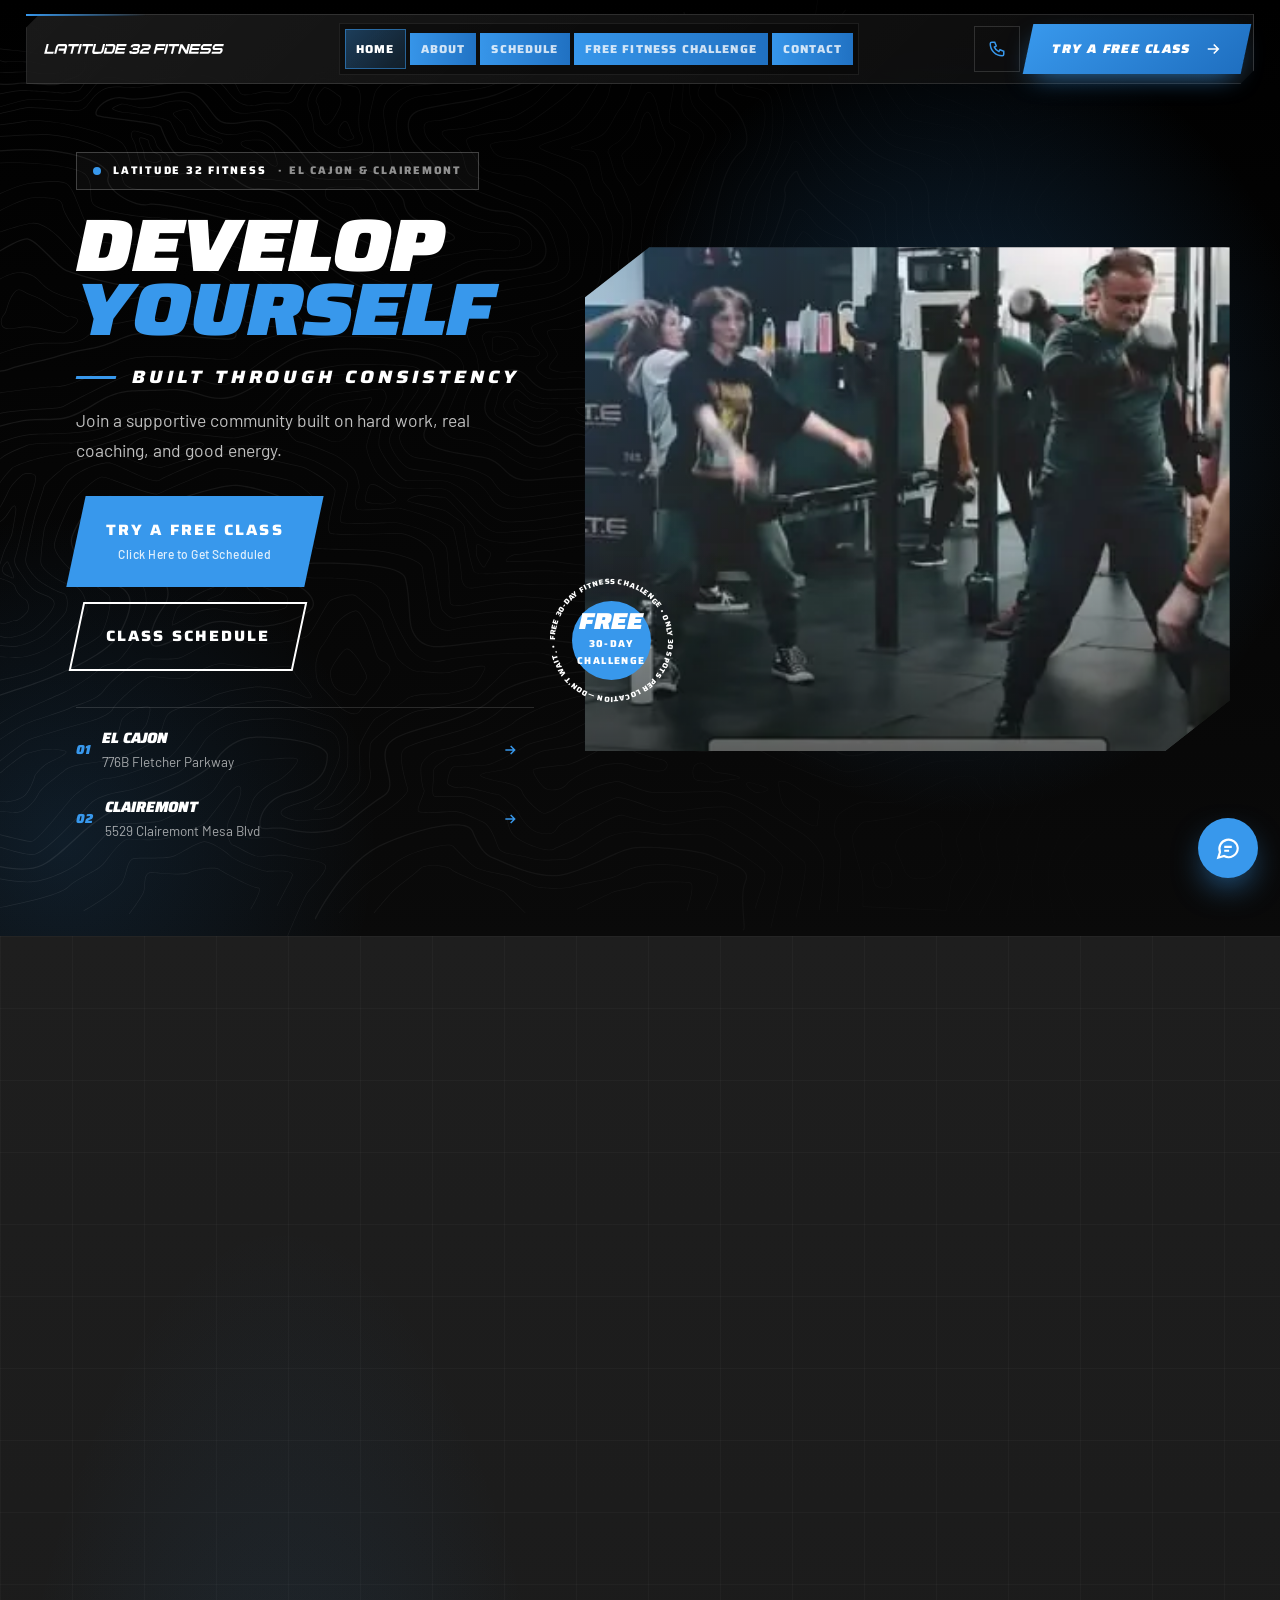
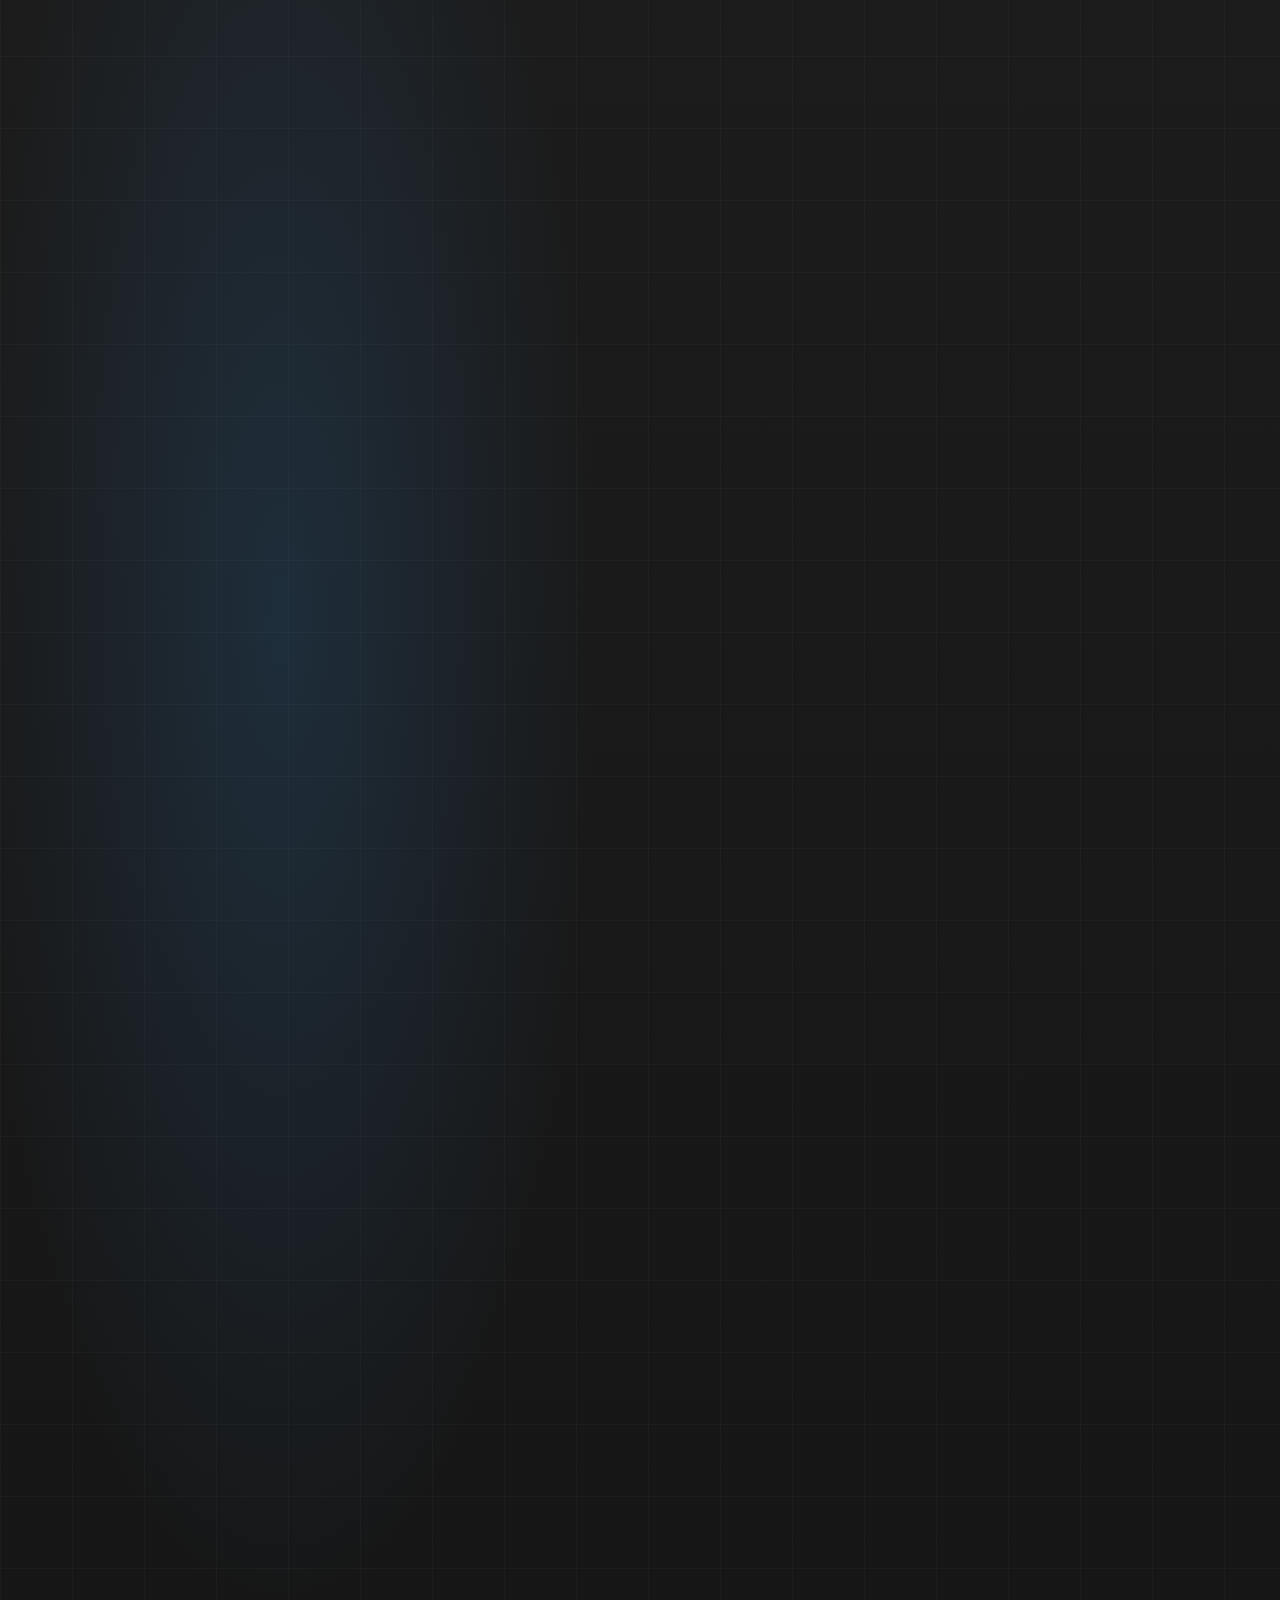
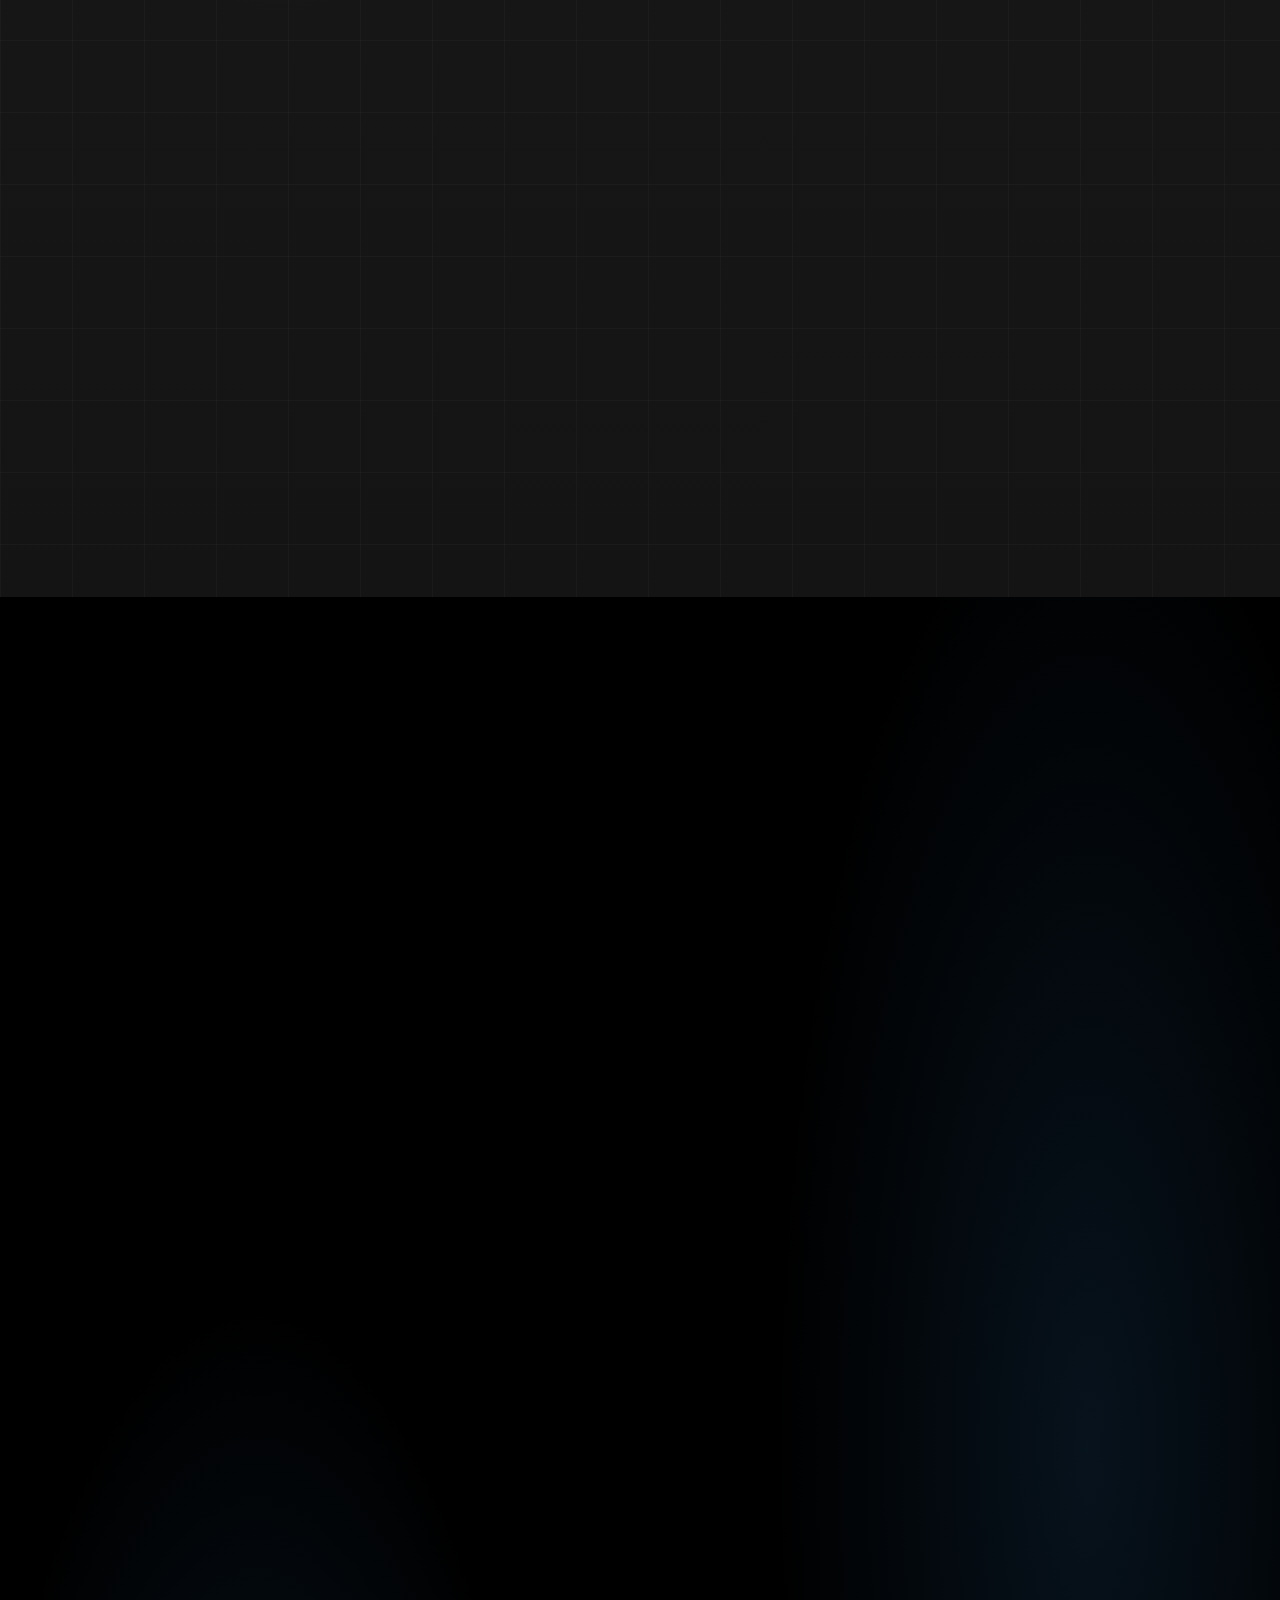
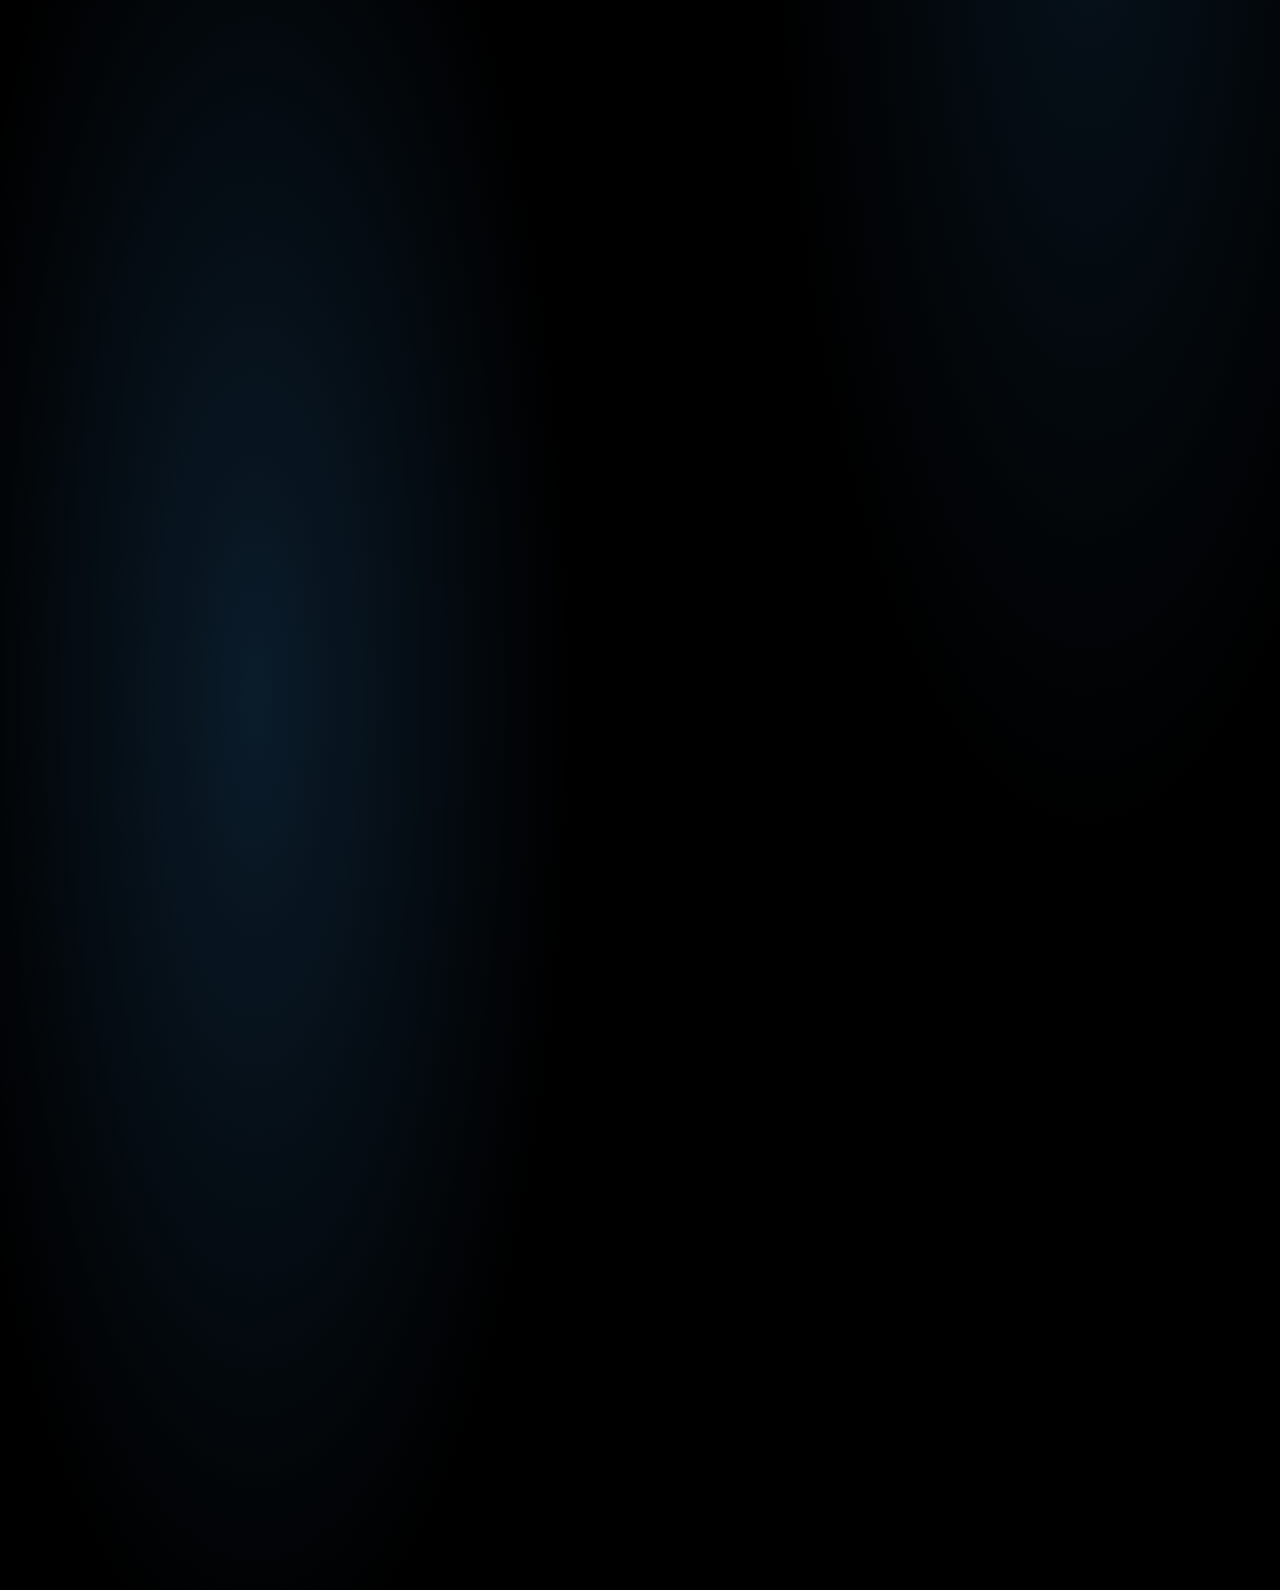
<file: index.html>
<!DOCTYPE html>
<html lang="en">
<head>
<meta charset="utf-8">
<meta name="viewport" content="width=device-width, initial-scale=1">
<title>Latitude 32 Fitness | El Cajon &amp; Clairemont Gym</title>
<meta name="description" content="Train at Latitude 32 Fitness with locations in El Cajon and Clairemont. Strength, conditioning, and community-focused fitness for all levels.">
<link rel="canonical" href="https://latitude32fitness.com/">
<meta name="robots" content="index,follow">
<meta name="theme-color" content="#000000">
<meta name="geo.region" content="US-CA">
<meta name="geo.placename" content="El Cajon; San Diego">
<meta property="og:type" content="website">
<meta property="og:site_name" content="Latitude 32 Fitness">
<meta property="og:title" content="Latitude 32 Fitness | El Cajon &amp; Clairemont Gym">
<meta property="og:description" content="Train at Latitude 32 Fitness with locations in El Cajon and Clairemont. Strength, conditioning, and community-focused fitness for all levels.">
<meta property="og:url" content="https://latitude32fitness.com/">
<meta property="og:image" content="https://latitude32fitness.com/Images/group-functional-fitness-workout.webp">
<meta name="twitter:card" content="summary_large_image">
<link rel="icon" href="Images/logo/latitude32-logo.svg" type="image/svg+xml">
<link rel="preconnect" href="https://fonts.googleapis.com">
<link rel="preconnect" href="https://fonts.gstatic.com" crossorigin>
<link href="https://fonts.googleapis.com/css2?family=Saira:ital,wdth,wght@0,50..125,400..900;1,50..125,500..900&family=Barlow:ital,wght@0,400;0,500;0,600;1,400;1,500&display=swap" rel="stylesheet">
<link rel="stylesheet" href="css/style.css">
<link rel="stylesheet" href="css/home.css">
<link rel="preload" as="image" href="Images/group-functional-fitness-workout.webp">
<script type="application/ld+json">{"@context":"https://schema.org","@graph":[{"@type":"Organization","@id":"https://latitude32fitness.com/#org","name":"Latitude 32 Fitness","url":"https://latitude32fitness.com/","logo":"https://latitude32fitness.com/Images/logo/latitude32-logo.svg","email":"trevor@latitude32fitness.com","telephone":"+16192733552","sameAs":["https://www.facebook.com/Latitude32Fitness","https://www.instagram.com/latitude32fitness/","https://www.youtube.com/@latitude32fitness91"],"subOrganization":[{"@id":"https://latitude32fitness.com/#el-cajon"},{"@id":"https://latitude32fitness.com/#clairemont"}]},{"@type":"ExerciseGym","@id":"https://latitude32fitness.com/#el-cajon","name":"Latitude 32 Fitness El Cajon","parentOrganization":{"@id":"https://latitude32fitness.com/#org"},"url":"https://latitude32fitness.com/","telephone":"+16192733552","email":"trevor@latitude32fitness.com","image":"https://latitude32fitness.com/Images/group-functional-fitness-workout.webp","priceRange":"$$","address":{"@type":"PostalAddress","streetAddress":"776B Fletcher Parkway","addressLocality":"El Cajon","addressRegion":"CA","postalCode":"92020","addressCountry":"US"},"hasMap":"https://www.google.com/maps/search/?api=1&query=Google&query_place_id=ChIJ0yPLNTBY2YARRVoY9W2tCxM","areaServed":["El Cajon","La Mesa","Santee","San Diego County"],"openingHoursSpecification":[{"@type":"OpeningHoursSpecification","dayOfWeek":["Monday","Tuesday","Wednesday","Thursday"],"opens":"05:00","closes":"20:00"},{"@type":"OpeningHoursSpecification","dayOfWeek":"Friday","opens":"05:00","closes":"10:15"},{"@type":"OpeningHoursSpecification","dayOfWeek":"Saturday","opens":"07:00","closes":"10:00"}]},{"@type":"ExerciseGym","@id":"https://latitude32fitness.com/#clairemont","name":"Latitude 32 Fitness Clairemont","parentOrganization":{"@id":"https://latitude32fitness.com/#org"},"url":"https://latitude32fitness.com/","telephone":"+16192733552","email":"trevor@latitude32fitness.com","image":"https://latitude32fitness.com/Images/group-mobility-floor-exercise.webp","priceRange":"$$","address":{"@type":"PostalAddress","streetAddress":"5529 Clairemont Mesa Blvd","addressLocality":"San Diego","addressRegion":"CA","postalCode":"92117","addressCountry":"US"},"hasMap":"https://www.google.com/maps/search/?api=1&query=Google&query_place_id=ChIJRw4PooD_24ARjlZ4S6aWCZc","areaServed":["Clairemont","San Diego"],"openingHoursSpecification":[{"@type":"OpeningHoursSpecification","dayOfWeek":["Monday","Tuesday","Wednesday","Thursday"],"opens":"06:00","closes":"19:00"},{"@type":"OpeningHoursSpecification","dayOfWeek":"Friday","opens":"06:00","closes":"09:00"},{"@type":"OpeningHoursSpecification","dayOfWeek":"Saturday","opens":"08:00","closes":"09:00"}]}]}</script>
<link rel="stylesheet" href="css/perf.css">
<link rel="stylesheet" href="css/minimal.css">
</head>
<body class="home">
<div class="progress" aria-hidden="true"></div>
<a class="skip" href="#main">Skip to content</a>
<header class="header">
  <div class="nav">
    <a class="logo" href="index.html" aria-label="Latitude 32 Fitness home"><img src="Images/logo/latitude32-logo.svg" alt="Latitude 32 Fitness" width="300" height="16"></a>
    <div class="nav-main" id="menu">
      <nav aria-label="Main"><ul class="nav-links"><li><a href="index.html" aria-current="page"><span class="mt">Home</span><span class="ma" aria-hidden="true">→</span></a></li><li><a href="about.html"><span class="mt">About</span><span class="ma" aria-hidden="true">→</span></a></li><li><a href="schedule.html"><span class="mt">Schedule</span><span class="ma" aria-hidden="true">→</span></a></li><li><a href="free-fitness-challenge.html"><span class="mt">Free Fitness Challenge</span><span class="ma" aria-hidden="true">→</span></a></li><li><a href="contact.html"><span class="mt">Contact</span><span class="ma" aria-hidden="true">→</span></a></li><li class="m-extra"><a class="btn btn--xl m-cta" href="contact.html#contact-form">Try a Free Class<span class="arr">→</span></a>
<div class="m-locs"><a href="https://www.google.com/maps/search/?api=1&query=Google&query_place_id=ChIJ0yPLNTBY2YARRVoY9W2tCxM" target="_blank" rel="noopener"><svg viewBox="0 0 24 24" fill="none" stroke="currentColor" stroke-width="2"><path d="M12 21s-7-6.2-7-12a7 7 0 0114 0c0 5.8-7 12-7 12z"/><circle cx="12" cy="9" r="2.5"/></svg><span><b>El Cajon</b>776B Fletcher Parkway</span></a><a href="https://www.google.com/maps/search/?api=1&query=Google&query_place_id=ChIJRw4PooD_24ARjlZ4S6aWCZc" target="_blank" rel="noopener"><svg viewBox="0 0 24 24" fill="none" stroke="currentColor" stroke-width="2"><path d="M12 21s-7-6.2-7-12a7 7 0 0114 0c0 5.8-7 12-7 12z"/><circle cx="12" cy="9" r="2.5"/></svg><span><b>Clairemont</b>5529 Clairemont Mesa Blvd</span></a></div>
<div class="m-foot"><a href="tel:+16192733552"><svg viewBox="0 0 24 24" fill="none" stroke="currentColor" stroke-width="2"><path d="M5 3h4l2 5-2.5 1.5a11 11 0 006 6L16 13l5 2v4a2 2 0 01-2 2A16 16 0 013 5a2 2 0 012-2"/></svg>(619) 273-3552</a><div class="socials"><a href="https://www.facebook.com/Latitude32Fitness" target="_blank" rel="noopener" aria-label="Facebook"><svg viewBox="0 0 24 24" fill="currentColor"><path d="M14 8.5V6.8c0-.8.2-1.3 1.4-1.3H17V2.3C16.7 2.2 15.6 2 14.4 2 11.8 2 10 3.6 10 6.5v2H7.3v3.6H10V22h4v-9.9h2.8l.4-3.6H14z"/></svg></a><a href="https://www.instagram.com/latitude32fitness/" target="_blank" rel="noopener" aria-label="Instagram"><svg viewBox="0 0 24 24" fill="none" stroke="currentColor" stroke-width="2"><rect x="3" y="3" width="18" height="18" rx="5"/><circle cx="12" cy="12" r="4"/><circle cx="17.5" cy="6.5" r="1" fill="currentColor"/></svg></a><a href="https://www.youtube.com/@latitude32fitness91" target="_blank" rel="noopener" aria-label="YouTube"><svg viewBox="0 0 24 24" fill="currentColor"><path d="M22 8.2a3 3 0 00-2.1-2.1C18 5.6 12 5.6 12 5.6s-6 0-7.9.5A3 3 0 002 8.2 31 31 0 001.6 12 31 31 0 002 15.8a3 3 0 002.1 2.1c1.9.5 7.9.5 7.9.5s6 0 7.9-.5a3 3 0 002.1-2.1c.3-1.2.4-2.5.4-3.8s-.1-2.6-.4-3.8zM10 15.1V8.9l5.2 3.1z"/></svg></a></div></div></li></ul></nav>
    </div>
    <div class="nav-right">
      <a class="nav-phone" href="tel:+16192733552" aria-label="Call (619) 273-3552"><svg viewBox="0 0 24 24" fill="none" stroke="currentColor" stroke-width="2"><path d="M5 3h4l2 5-2.5 1.5a11 11 0 006 6L16 13l5 2v4a2 2 0 01-2 2A16 16 0 013 5a2 2 0 012-2"/></svg><span><small>Call us</small>(619) 273-3552</span></a>
      <a class="nav-mcall" href="tel:+16192733552" aria-label="Call (619) 273-3552"><svg viewBox="0 0 24 24" fill="none" stroke="currentColor" stroke-width="2"><path d="M5 3h4l2 5-2.5 1.5a11 11 0 006 6L16 13l5 2v4a2 2 0 01-2 2A16 16 0 013 5a2 2 0 012-2"/></svg></a>
      <a class="nav-cta" href="contact.html#contact-form">Try a Free Class <svg viewBox="0 0 24 24" fill="none" stroke="currentColor" stroke-width="2.2"><path d="M5 12h14M13 6l6 6-6 6"/></svg></a>
      <button class="burger" aria-label="Open menu" aria-expanded="false" aria-controls="menu"><span></span><span></span><span></span></button>
    </div>
  </div>
</header>
<main id="main">

<!-- HERO v5 (two column) -->
<section class="hx" aria-label="Develop Yourself">
  <div class="hx-lines" aria-hidden="true"></div><span class="hx-ghost" aria-hidden="true">32</span>
  <div class="wrap hx-grid">
    <div class="hx-copy">
      <span class="kicker">Latitude 32 Fitness <em>· El Cajon &amp; Clairemont</em></span>
      <h1><span class="a">Develop</span><span class="b">Yourself</span></h1>
      <p class="tag">Built Through Consistency</p>
      <p class="sub">Join a supportive community built on hard work, real coaching, and good energy.</p>
      <div class="ctas">
        <a class="btn btn--xl" href="contact.html#contact-form">Try a Free Class<small>Click Here to Get Scheduled</small></a>
        <a class="btn btn--ghost btn--xl" href="schedule.html">Class Schedule</a>
      </div>
      <div class="hx-locs">
        <a href="https://www.google.com/maps/search/?api=1&query=Google&query_place_id=ChIJ0yPLNTBY2YARRVoY9W2tCxM" target="_blank" rel="noopener"><span class="n">01</span><span><b>El Cajon</b><small>776B Fletcher Parkway</small></span><svg width="18" height="18" viewBox="0 0 24 24" fill="none" stroke="currentColor" stroke-width="2.2"><path d="M5 12h14M13 6l6 6-6 6"/></svg></a>
        <a href="https://www.google.com/maps/search/?api=1&query=Google&query_place_id=ChIJRw4PooD_24ARjlZ4S6aWCZc" target="_blank" rel="noopener"><span class="n">02</span><span><b>Clairemont</b><small>5529 Clairemont Mesa Blvd</small></span><svg width="18" height="18" viewBox="0 0 24 24" fill="none" stroke="currentColor" stroke-width="2.2"><path d="M5 12h14M13 6l6 6-6 6"/></svg></a>
      </div>
    </div>
    <div class="hx-media">
      <div class="hx-frame"><video muted loop playsinline preload="metadata" poster="Images/group-functional-fitness-workout.webp" aria-hidden="true"><source src="Videos/web/hero-a.mp4" type="video/mp4"></video></div>
      <span class="hx-live" aria-hidden="true">Unlimited team training sessions</span>
      <a class="spin hx-spin" href="free-fitness-challenge.html" aria-label="FREE 30-Day fitness Challenge — Only 30 spots per location">
        <svg class="ring" viewBox="0 0 200 200" aria-hidden="true"><defs><path id="circ" d="M100,100 m-80,0 a80,80 0 1,1 160,0 a80,80 0 1,1 -160,0"/></defs><text><textPath href="#circ" textLength="496" lengthAdjust="spacingAndGlyphs">FREE 30-Day fitness Challenge • Only 30 spots per location —don't wait. •</textPath></text></svg>
        <span class="core"><b>FREE</b><small>30-Day Challenge</small></span>
      </a>
    </div>
  </div>
</section>

<!-- INTRO v6 (portrait + rail) -->
<section class="nx" aria-labelledby="intro-h">
  <div class="wrap">
    <div class="nx-top">
      <figure class="nx-pic rv" style="margin-bottom:0"><div class="ph"><img src="Images/woman-barbell-strength-training.webp" alt="Woman barbell strength training at Latitude 32 Fitness" loading="lazy" width="520" height="598"></div><span class="tag">Real Coaching</span>
        <div class="chipx a"><div class="num"><span data-count="2000">2,000</span><i>+</i></div><div class="lbl">helped over 2,000+ clients</div></div>
        <div class="chipx b"><div class="num"><span data-count="10">10</span><i>-years</i></div><div class="lbl">proven over 10-years</div></div>
      </figure>
      <div class="nx-copy rv rv-d1">
        <span class="eyebrow">Built Through Consistency</span>
        <h2 id="intro-h">Whether you're brand new to fitness or an experienced lifter—<em>we've got a spot for you.</em></h2>
        <div class="nx-cols"><p class="lead">Join a supportive community built on hard work, real coaching, and good energy.</p><p>Our coaches will teach you how to move with purpose, get stronger, and feel confident doing it.</p></div>
        <div class="nx-cta"><a class="btn btn--xl" href="contact.html#contact-form">Book a Free Class</a><a class="tlink" href="schedule.html">Class Schedule <svg width="18" height="18" viewBox="0 0 24 24" fill="none" stroke="currentColor" stroke-width="2.2"><path d="M5 12h14M13 6l6 6-6 6"/></svg></a></div>
      </div>
    </div>
    <div class="nx-rail rv"><article class="nx-f rv"><span class="ic"><svg viewBox="0 0 24 24" fill="none" stroke="currentColor" stroke-width="2" stroke-linecap="round"><path d="M6.5 6.5v11M17.5 6.5v11M3.5 9v6M20.5 9v6M6.5 12h11"/></svg></span><div class="tx"><span class="no">01</span><h3>Unlimited team training sessions</h3><p>Attend as many sessions as you want</p></div></article><article class="nx-f rv rv-d1"><span class="ic"><svg viewBox="0 0 24 24" fill="none" stroke="currentColor" stroke-width="2" stroke-linecap="round"><circle cx="12" cy="7" r="3"/><circle cx="5" cy="9" r="2.2"/><circle cx="19" cy="9" r="2.2"/><path d="M7 20a5 5 0 0110 0M1.5 18.5a3.8 3.8 0 015-3.4M22.5 18.5a3.8 3.8 0 00-5-3.4"/></svg></span><div class="tx"><span class="no">02</span><h3>Group support and motivation</h3><p>Receive daily support and motivation from your peers.</p></div></article><article class="nx-f rv rv-d2"><span class="ic"><svg viewBox="0 0 24 24" fill="none" stroke="currentColor" stroke-width="2" stroke-linecap="round"><rect x="5" y="4" width="14" height="17" rx="1"/><path d="M9 2.5h6v3H9zM8.5 12l2.2 2.2 4.8-5M8.5 17.5h7"/></svg></span><div class="tx"><span class="no">03</span><h3>Starting and ending fitness assessments</h3><p>Proven methods to help you achieve your goals.</p></div></article><article class="nx-f rv"><span class="ic"><svg viewBox="0 0 24 24" fill="none" stroke="currentColor" stroke-width="2" stroke-linecap="round"><rect x="3.5" y="5" width="17" height="15.5" rx="1"/><path d="M3.5 10h17M8 3v4M16 3v4M8.5 15l2.2 2 4.3-4.2"/></svg></span><div class="tx"><span class="no">04</span><h3>Daily accountability and support</h3><p>Weekly check-ins to keep you on track.</p></div></article><article class="nx-f rv rv-d1"><span class="ic"><svg viewBox="0 0 24 24" fill="none" stroke="currentColor" stroke-width="2" stroke-linecap="round"><path d="M12 8c-3.5-2.6-8-.8-8 4.5 0 4.5 3 8.5 5.2 8.5 1.2 0 1.7-.6 2.8-.6s1.6.6 2.8.6c2.2 0 5.2-4 5.2-8.5C20 7.2 15.5 5.4 12 8z"/><path d="M12 8c0-2.3 1.2-4.2 3.5-5"/></svg></span><div class="tx"><span class="no">05</span><h3>Nutrition plan</h3><p>Expert guidance on diet and nutrition to support your goals.</p></div></article><article class="nx-f rv rv-d2"><span class="ic"><svg viewBox="0 0 24 24" fill="none" stroke="currentColor" stroke-width="2" stroke-linecap="round"><circle cx="9" cy="7" r="3.2"/><path d="M3 20.5c0-3.6 2.7-6.3 6-6.3 1.6 0 3 .6 4.1 1.6"/><path d="M15 11.5h4.5a2 2 0 012 2v1.2a3 3 0 01-3 3H17l-2 2v-2"/></svg></span><div class="tx"><span class="no">06</span><h3>Assigned coach for guidance</h3><p>Work with experienced, supportive trainers.</p></div></article></div>
  </div>
</section>

<!-- WHAT SETS US APART (dark) -->
<section class="h2-apart" aria-labelledby="apart-h">
  <div class="wrap">
    <div class="top"><div class="rv"><span class="eyebrow">Why Latitude 32</span><h2 id="apart-h">What Sets Us Apart</h2></div><a class="tlink rv" href="about.html">About <svg width="18" height="18" viewBox="0 0 24 24" fill="none" stroke="currentColor" stroke-width="2.2"><path d="M5 12h14M13 6l6 6-6 6"/></svg></a></div>
    <div class="sq-grid"><article class="sq rv" tabindex="0"><img src="Images/assisted-mobility-stretching.webp" alt="Coach assisting a member with mobility stretching" loading="lazy" width="600" height="600"><span class="n">01</span><div class="in"><h3>Health &amp; Fitness Assessments</h3><p>We take into account your goals, current capability, lifestyle, nutrition, and other factors that influence long term success and safety.</p></div></article><article class="sq rv rv-d1" tabindex="0"><img src="Images/Fitness%20challenges/30-day-transformation-woman-4lb-weight-loss.webp" alt="Member celebrating a 30-day body transformation" loading="lazy" width="600" height="600"><span class="n">02</span><div class="in"><h3>Body Transformation</h3><p>Results from a proven, effective, safe, step-by-step training &amp; nutrition system that's helped over 2,000+ clients residents transform for good.</p></div></article><article class="sq rv rv-d2" tabindex="0"><img src="Images/group-mobility-floor-exercise.webp" alt="Group mobility floor exercise class" loading="lazy" width="600" height="600"><span class="n">03</span><div class="in"><h3>Supportive Environment</h3><p>Environments help change behaviors faster than anything else. Discover how it feels to have expert coaches who actually care &amp; a community of compassionate people dedicated to being their best self.</p></div></article></div>
  </div>
</section>

<!-- PROGRAMS v4 (full-bleed video) -->
<section class="pg4" aria-labelledby="prog-h">
  <div class="bg" aria-hidden="true"><iframe src="https://www.youtube.com/embed/4Xoxfm-XslE?start=28&amp;autoplay=1&amp;mute=1&amp;loop=1&amp;playlist=4Xoxfm-XslE&amp;controls=0&amp;modestbranding=1&amp;playsinline=1&amp;rel=0&amp;showinfo=0&amp;iv_load_policy=3&amp;disablekb=1" title="Latitude 32 Fitness programs video" allow="autoplay; encrypted-media; picture-in-picture" referrerpolicy="strict-origin-when-cross-origin" loading="lazy" tabindex="-1" data-fallback="Videos/web/hero-b.mp4"></iframe></div>
  <span class="rec" aria-hidden="true">Latitude 32 Fitness</span>
  <div class="wrap">
    <div class="copy rv">
      <span class="eyebrow">Our programs</span>
      <h2 id="prog-h"><span class="l">Get ready</span><span class="l l2">to transform</span><small>your life through fitness.</small></h2>
      <p>Get the coaching, support and guidance (you need) to help you get lean, build muscle and take control of your body. The accountability, community, tools, and strategies for you to keep the results for good.</p>
      <div class="row"><a class="btn btn--xl" href="free-fitness-challenge.html">Free Trial</a><a class="tlink" href="schedule.html">Class Schedule <svg width="18" height="18" viewBox="0 0 24 24" fill="none" stroke="currentColor" stroke-width="2.2"><path d="M5 12h14M13 6l6 6-6 6"/></svg></a></div>
    </div>
    <aside class="glass rv rv-d2"><span class="q" aria-hidden="true">&ldquo;</span><p>Backed by science, proven over 10-years with results with real clients from every walk of life. Become the next success story by joining today.</p><div class="bar" aria-hidden="true"><i></i></div><div class="meta"><span>Latitude 32 Fitness</span><b>10-years</b></div></aside>
  </div>
</section>


<!-- REVIEWS WALL (light) -->
<section class="h2-reviews" id="testimonials" aria-labelledby="t-h">
  <div class="wrap top">
    <div class="rv"><span class="eyebrow">Check out our</span><h2 id="t-h">Testimonials</h2></div>
    <div class="score rv rv-d1"><b>5.0</b><div><div class="stars">★★★★★</div><small>Member reviews</small></div></div>
  </div>
  <div class="wall">
    <div class="wall-row"><article class="rc"><div class="stars" aria-label="5 out of 5 stars">★★★★★</div><q>Latitude 32 Fitness has been a game-changer for me. During my 30-day trial, I witnessed a remarkable physical transformation that I couldn't have achieved elsewhere.</q><div class="who">Sam Kennedy<small>Member since 2018</small></div></article><article class="rc"><div class="stars" aria-label="5 out of 5 stars">★★★★★</div><q>Excellent gym! The coaches genuinely care about each individual, they provide helpful feedback and the class feels like a one to one personal training because of the coaches' attention to everyone. Highly recommend it</q><div class="who">Danny Samuel<small>Member since 2024</small></div></article><article class="rc"><div class="stars" aria-label="5 out of 5 stars">★★★★★</div><q>I completed the 30 day January challenge and L32 now has a place in my heart forever! Ran by amazing coaches and they offer a variety of times to fit many schedules! I will be returning and joining as a member 💗</q><div class="who">Bella Ponce<small>Member since 2024</small></div></article><article class="rc"><div class="stars" aria-label="5 out of 5 stars">★★★★★</div><q>I drove by this gym everyday on my way to/from work and finally decided to check it out, they had a free 30 day challenge and I'm so glad I did it. Their coaches are great and encouraging and they modify workouts as needed to fit your level. I recommend 100%</q><div class="who">Clinton Jackson<small>Member since 2023</small></div></article><article class="rc"><div class="stars" aria-label="5 out of 5 stars">★★★★★</div><q>I love it! The coaches, the workouts &amp; the people! It's always fun &amp; a great workout! You get to know everyone's names. Coaches walk around and correct form if needed &amp; hypes you up at the same time. Everyone helps each other push.</q><div class="who">Sharee Grant<small>Member since 2023</small></div></article><article class="rc"><div class="stars" aria-label="5 out of 5 stars">★★★★★</div><q>great gym, amazing coaches, a good variety of equipment to help reach your goals.my favorite thing is the coaches, i struggle with finding proper form and they are always right there to assist. they also have great music playing to help the pump.</q><div class="who">Leslie Wood<small>Member since 2023</small></div></article><article class="rc"><div class="stars" aria-label="5 out of 5 stars">★★★★★</div><q>It's a life changing gym experience and I highly recommend it. Small and private gym that feels more personal. The trainers are really awesome and helpful, they make you feel really comfortable. I look forward to walking through the doors and always feel amazing when I leave. Everyday is a new training, so it is never boring.</q><div class="who">Alejandra Ortega<small>Member since 2022</small></div></article><article class="rc"><div class="stars" aria-label="5 out of 5 stars">★★★★★</div><q>As someone who had never lifted weights her whole life, coach Trev and coach D were both SO patient but still pushed me to do my best! Highly recommend.</q><div class="who">Sophia LeCompte<small>Member since 2023</small></div></article><article class="rc"><div class="stars" aria-label="5 out of 5 stars">★★★★★</div><q>Big shout out to Coach Trevor and Coach D! They pushed me with grace to achieve and exceed my goals. I feel great and I look GREAT! I could NOT have down this on my OWN. Thank you Latitude 32!</q><div class="who">Haylie Kotas<small>Member since 2022</small></div></article><article class="rc"><div class="stars" aria-label="5 out of 5 stars">★★★★★</div><q>Very welcoming, great workout classes and you will definitely get results! Very happy to have been introduced to this gym!</q><div class="who">Sarah<small>Member since 2022</small></div></article><article class="rc"><div class="stars" aria-label="5 out of 5 stars">★★★★★</div><q>I love coming here. The coaches are friendly &amp; push you to reach your potential. The workouts are challenging but rewarding. It's a great workout environment ☺️</q><div class="who">Janessa Richardson<small>Member since 2024</small></div></article><article class="rc" aria-hidden="true"><div class="stars" aria-label="5 out of 5 stars">★★★★★</div><q>Latitude 32 Fitness has been a game-changer for me. During my 30-day trial, I witnessed a remarkable physical transformation that I couldn't have achieved elsewhere.</q><div class="who">Sam Kennedy<small>Member since 2018</small></div></article><article class="rc" aria-hidden="true"><div class="stars" aria-label="5 out of 5 stars">★★★★★</div><q>Excellent gym! The coaches genuinely care about each individual, they provide helpful feedback and the class feels like a one to one personal training because of the coaches' attention to everyone. Highly recommend it</q><div class="who">Danny Samuel<small>Member since 2024</small></div></article><article class="rc" aria-hidden="true"><div class="stars" aria-label="5 out of 5 stars">★★★★★</div><q>I completed the 30 day January challenge and L32 now has a place in my heart forever! Ran by amazing coaches and they offer a variety of times to fit many schedules! I will be returning and joining as a member 💗</q><div class="who">Bella Ponce<small>Member since 2024</small></div></article><article class="rc" aria-hidden="true"><div class="stars" aria-label="5 out of 5 stars">★★★★★</div><q>I drove by this gym everyday on my way to/from work and finally decided to check it out, they had a free 30 day challenge and I'm so glad I did it. Their coaches are great and encouraging and they modify workouts as needed to fit your level. I recommend 100%</q><div class="who">Clinton Jackson<small>Member since 2023</small></div></article><article class="rc" aria-hidden="true"><div class="stars" aria-label="5 out of 5 stars">★★★★★</div><q>I love it! The coaches, the workouts &amp; the people! It's always fun &amp; a great workout! You get to know everyone's names. Coaches walk around and correct form if needed &amp; hypes you up at the same time. Everyone helps each other push.</q><div class="who">Sharee Grant<small>Member since 2023</small></div></article><article class="rc" aria-hidden="true"><div class="stars" aria-label="5 out of 5 stars">★★★★★</div><q>great gym, amazing coaches, a good variety of equipment to help reach your goals.my favorite thing is the coaches, i struggle with finding proper form and they are always right there to assist. they also have great music playing to help the pump.</q><div class="who">Leslie Wood<small>Member since 2023</small></div></article><article class="rc" aria-hidden="true"><div class="stars" aria-label="5 out of 5 stars">★★★★★</div><q>It's a life changing gym experience and I highly recommend it. Small and private gym that feels more personal. The trainers are really awesome and helpful, they make you feel really comfortable. I look forward to walking through the doors and always feel amazing when I leave. Everyday is a new training, so it is never boring.</q><div class="who">Alejandra Ortega<small>Member since 2022</small></div></article><article class="rc" aria-hidden="true"><div class="stars" aria-label="5 out of 5 stars">★★★★★</div><q>As someone who had never lifted weights her whole life, coach Trev and coach D were both SO patient but still pushed me to do my best! Highly recommend.</q><div class="who">Sophia LeCompte<small>Member since 2023</small></div></article><article class="rc" aria-hidden="true"><div class="stars" aria-label="5 out of 5 stars">★★★★★</div><q>Big shout out to Coach Trevor and Coach D! They pushed me with grace to achieve and exceed my goals. I feel great and I look GREAT! I could NOT have down this on my OWN. Thank you Latitude 32!</q><div class="who">Haylie Kotas<small>Member since 2022</small></div></article><article class="rc" aria-hidden="true"><div class="stars" aria-label="5 out of 5 stars">★★★★★</div><q>Very welcoming, great workout classes and you will definitely get results! Very happy to have been introduced to this gym!</q><div class="who">Sarah<small>Member since 2022</small></div></article><article class="rc" aria-hidden="true"><div class="stars" aria-label="5 out of 5 stars">★★★★★</div><q>I love coming here. The coaches are friendly &amp; push you to reach your potential. The workouts are challenging but rewarding. It's a great workout environment ☺️</q><div class="who">Janessa Richardson<small>Member since 2024</small></div></article></div>
  </div>
</section>

<!-- LOCATIONS v4 (both) -->
<section class="lx" id="locations" aria-labelledby="l-h">
  <div class="wrap lx-top">
    <div class="rv"><span class="eyebrow">El Cajon <span class="coord">&amp;</span> Clairemont</span><h2 id="l-h">Locations</h2></div>
    <a class="tlink rv rv-d1" href="schedule.html">Class Schedule <svg width="18" height="18" viewBox="0 0 24 24" fill="none" stroke="currentColor" stroke-width="2.2"><path d="M5 12h14M13 6l6 6-6 6"/></svg></a>
  </div>
  <div class="wrap"><div class="lx2">
    <div class="lx2-half">
      <span class="big" aria-hidden="true"><small>01</small>El Cajon</span>
      <article class="lx-card" id="lx-ec"><div class="lx-map2"><iframe src="https://maps.google.com/maps?q=776B%20Fletcher%20Parkway%2C%20El%20Cajon%2C%20CA%2092020&z=15&output=embed" title="Map of Latitude 32 Fitness El Cajon" loading="lazy" referrerpolicy="no-referrer-when-downgrade"></iframe><span class="pin2">01</span></div><div class="lx-body">
        <span class="eyebrow">El Cajon Location</span>
        <h3>El Cajon</h3>
        <address>776B Fletcher Parkway<br>El Cajon, CA 92020</address>
        <ul class="lx-rows">
          <li data-days="1,2,3,4"><b>Mon – Thu</b><span>5:00 AM, 6:00 AM, 8:00 AM, 9:15 AM · 4:00 PM, 5:00 PM, 6:00 PM, 7:00 PM</span></li>
          <li data-days="2,4"><b>Tue &amp; Thu</b><span>12:00 PM</span></li>
          <li data-days="5"><b>Friday</b><span>5:00 AM, 6:00 AM, 8:00 AM, 9:15 AM</span></li>
          <li data-days="6"><b>Saturday</b><span>7:00 AM, 8:00 AM, 9:00 AM</span></li>
          <li data-days="0"><b>Sunday</b><span>No Classes Scheduled</span></li>
        </ul>
        <div class="lx-acts"><a class="btn" href="https://www.google.com/maps/search/?api=1&query=Google&query_place_id=ChIJ0yPLNTBY2YARRVoY9W2tCxM" target="_blank" rel="noopener">Get Directions</a><a class="lx-call" href="tel:+16192733552"><svg viewBox="0 0 24 24" fill="none" stroke="currentColor" stroke-width="2"><path d="M5 3h4l2 5-2.5 1.5a11 11 0 006 6L16 13l5 2v4a2 2 0 01-2 2A16 16 0 013 5a2 2 0 012-2"/></svg>(619) 273-3552</a></div>
      </div></article>
    </div>
    <div class="lx2-half">
      <span class="big" aria-hidden="true"><small>02</small>Clairemont</span>
      <article class="lx-card" id="lx-cl"><div class="lx-map2"><iframe src="https://maps.google.com/maps?q=5529%20Clairemont%20Mesa%20Blvd%2C%20San%20Diego%2C%20CA%2092117&z=15&output=embed" title="Map of Latitude 32 Fitness Clairemont" loading="lazy" referrerpolicy="no-referrer-when-downgrade"></iframe><span class="pin2">02</span></div><div class="lx-body">
        <span class="eyebrow">Clairemont Location</span>
        <h3>Clairemont</h3>
        <address>5529 Clairemont Mesa Blvd<br>San Diego, CA 92117</address>
        <ul class="lx-rows">
          <li data-days="1,2,3,4"><b>Mon – Thu</b><span>6:00 AM, 7:00 AM, 8:00 AM · 4:00 PM, 5:00 PM, 6:00 PM</span></li>
          <li data-days="5"><b>Friday</b><span>6:00 AM, 7:00 AM, 8:00 AM</span></li>
          <li data-days="6"><b>Saturday</b><span>8:00 AM</span></li>
          <li data-days="0"><b>Sunday</b><span>No Classes Scheduled</span></li>
        </ul>
        <div class="lx-acts"><a class="btn" href="https://www.google.com/maps/search/?api=1&query=Google&query_place_id=ChIJRw4PooD_24ARjlZ4S6aWCZc" target="_blank" rel="noopener">Get Directions</a><a class="lx-call" href="tel:+16192733552"><svg viewBox="0 0 24 24" fill="none" stroke="currentColor" stroke-width="2"><path d="M5 3h4l2 5-2.5 1.5a11 11 0 006 6L16 13l5 2v4a2 2 0 01-2 2A16 16 0 013 5a2 2 0 012-2"/></svg>(619) 273-3552</a></div>
      </div></article>
    </div>
    <span class="lx2-mid" aria-hidden="true"><span>32</span></span>
  </div></div>
</section>

<!-- CTA v3 (split + offer) -->
<section class="cta3" aria-labelledby="cta-h">
  <video data-lazy muted loop playsinline preload="none" poster="Images/woman-dumbbell-plank-workout.webp" aria-hidden="true"><source src="Videos/web/hero-b.mp4" type="video/mp4"></video>
  <div class="wrap grid">
    <div class="rv">
      <span class="eyebrow">Latitude 32 Fitness</span>
      <h2 id="cta-h">Ready to Transform <span>Your Life?</span></h2>
      <p class="sub">Join a supportive community built on hard work, real coaching, and good energy.</p>
      <div class="btns"><a class="btn btn--xl" href="contact.html#contact-form">Book a Free Class<small>Click Here to Get Scheduled</small></a><a class="btn btn--ghost btn--xl" href="schedule.html">Class Schedule</a></div>
    </div>
  </div>
</section>
</main>
<footer class="footer">
  <span class="ft-line" aria-hidden="true"></span><span class="ft-slash" aria-hidden="true"></span>
  <div class="wrap">
    <div class="foot-grid">
      <div class="foot-brand">
        <a class="logo" href="index.html" aria-label="Latitude 32 Fitness home"><img src="Images/logo/latitude32-logo.svg" alt="Latitude 32 Fitness" width="210" height="26" loading="lazy"></a>
        <p>Subscribe to our newsletter</p>
        <form class="news" novalidate><label class="skip" for="nl">Email</label><input id="nl" type="email" placeholder="Email *" required><button type="submit">Subscribe</button></form>
        <div class="news-msg" aria-live="polite"></div>
      </div>
      <div>
        <h4>El Cajon</h4>
        <address>776B Fletcher Parkway<br>El Cajon, CA 92020</address>
        <p style="margin-top:14px"><a class="tlink" style="color:#fff" href="https://www.google.com/maps/search/?api=1&query=Google&query_place_id=ChIJ0yPLNTBY2YARRVoY9W2tCxM" target="_blank" rel="noopener">Directions</a></p>
      </div>
      <div>
        <h4>Clairemont</h4>
        <address>5529 Clairemont Mesa Blvd<br>San Diego, CA 92117</address>
        <p style="margin-top:14px"><a class="tlink" style="color:#fff" href="https://www.google.com/maps/search/?api=1&query=Google&query_place_id=ChIJRw4PooD_24ARjlZ4S6aWCZc" target="_blank" rel="noopener">Directions</a></p>
      </div>
      <div>
        <h4>Contact</h4>
        <ul>
          <li><a href="tel:+16192733552">(619) 273-3552</a></li>
          <li><a href="mailto:trevor@latitude32fitness.com">trevor@latitude32fitness.com</a></li>
        </ul>
        <div class="socials" style="margin-top:22px">
          <a href="https://www.facebook.com/Latitude32Fitness" target="_blank" rel="noopener" aria-label="Facebook"><svg viewBox="0 0 24 24" fill="currentColor"><path d="M14 8.5V6.8c0-.8.2-1.3 1.4-1.3H17V2.3C16.7 2.2 15.6 2 14.4 2 11.8 2 10 3.6 10 6.5v2H7.3v3.6H10V22h4v-9.9h2.8l.4-3.6H14z"/></svg></a>
          <a href="https://www.instagram.com/latitude32fitness/" target="_blank" rel="noopener" aria-label="Instagram"><svg viewBox="0 0 24 24" fill="none" stroke="currentColor" stroke-width="2"><rect x="3" y="3" width="18" height="18" rx="5"/><circle cx="12" cy="12" r="4"/><circle cx="17.5" cy="6.5" r="1" fill="currentColor"/></svg></a>
          <a href="https://www.youtube.com/@latitude32fitness91" target="_blank" rel="noopener" aria-label="YouTube"><svg viewBox="0 0 24 24" fill="currentColor"><path d="M22 8.2a3 3 0 00-2.1-2.1C18 5.6 12 5.6 12 5.6s-6 0-7.9.5A3 3 0 002 8.2 31 31 0 001.6 12 31 31 0 002 15.8a3 3 0 002.1 2.1c1.9.5 7.9.5 7.9.5s6 0 7.9-.5a3 3 0 002.1-2.1c.3-1.2.4-2.5.4-3.8s-.1-2.6-.4-3.8zM10 15.1V8.9l5.2 3.1z"/></svg></a>
        </div>
      </div>
    </div>
    <div class="foot-bottom">
      <span>Copyright Latitude 32 Fitness <span data-year>2026</span>. All rights reserved</span>
      <nav aria-label="Footer">
        <a href="index.html">Home</a><a href="about.html">About</a><a href="schedule.html">Schedule</a><a href="free-fitness-challenge.html">Free Fitness Challenge</a><a href="contact.html">Contact</a>
        <a href="privacy-policy.html">Privacy Policy</a>
        <a href="terms-conditions.html">Terms &amp; Conditions</a>
      </nav>
    </div>
  </div>
</footer>
<div class="bmodal" id="book-modal" role="dialog" aria-modal="true" aria-labelledby="bm-h" hidden>
  <div class="bm-back" data-close><span class="s1"></span><span class="s2"></span><span class="wm"></span><span class="brk a"></span><span class="brk b"></span></div>
  <div class="bm-box form-card" role="document">
    <button class="bm-x" type="button" data-close aria-label="Close">×</button>
    <div class="bm-top"><span class="bm-tag"><i></i>Latitude 32 Fitness</span><h3 id="bm-h">Book a Free <span>Class</span></h3><p>(Only 30 spots per location —don't wait.)</p></div>
    <form data-lead data-redirect="booking.html" novalidate>
      <div class="hp" aria-hidden="true"><label for="bm-web">Website</label><input id="bm-web" name="website" type="text" tabindex="-1" autocomplete="off"></div><input type="hidden" name="_ts" value="">
      <div class="row2">
        <div class="field"><label for="bm-fn">First Name *</label><input id="bm-fn" name="first_name" autocomplete="given-name" placeholder="First Name" required><span class="msg" aria-live="polite"></span></div>
        <div class="field"><label for="bm-ln">Last Name</label><input id="bm-ln" name="last_name" autocomplete="family-name" placeholder="Last Name"></div>
      </div>
      <div class="field"><label for="bm-ph">Phone *</label><input id="bm-ph" name="phone" type="tel" autocomplete="tel" placeholder="Phone" required><span class="msg" aria-live="polite"></span></div>
      <div class="field bm-em"><label for="bm-em">Email *</label><span class="ico"><svg viewBox="0 0 24 24" fill="none" stroke="currentColor" stroke-width="2"><rect x="3" y="5" width="18" height="14"/><path d="M3 6l9 7 9-7"/></svg></span><input id="bm-em" name="email" type="email" autocomplete="email" placeholder="Email" required><span class="msg" aria-live="polite"></span></div>
      <fieldset class="bm-loc bm-prog"><legend>Choose Your Program</legend>
        <label><input type="radio" name="program" value="challenge" checked><span><b>Free 30-Day Fitness Challenge</b><small>Only 30 spots per location</small></span></label>
        <label><input type="radio" name="program" value="class"><span><b>Free Class</b><small>Try a class first</small></span></label>
      </fieldset>
      <fieldset class="bm-loc"><legend>Choose Your Location</legend>
        <label><input type="radio" name="location" value="el-cajon" checked><span><b>El Cajon</b><small>776B Fletcher Parkway</small></span></label>
        <label><input type="radio" name="location" value="san-diego"><span><b>San Diego</b><small>5529 Clairemont Mesa Blvd</small></span></label>
      </fieldset>
      <button class="btn btn--xl bm-sub" type="submit">Continue to Class Booking<span class="arr">→</span></button>
      <p class="bm-note">Step 1 of 2 — next you'll pick your class time.</p>
    </form>
    <div class="form-ok" role="status"><svg viewBox="0 0 24 24" fill="none" stroke="currentColor" stroke-width="2"><circle cx="12" cy="12" r="10"/><path d="M7.5 12.5l3 3 6-6.5"/></svg><h3>Thank you!</h3><p>Our team will personally get in touch with you shortly.</p></div>
  </div>
</div>
<a class="fab" href="contact.html" aria-label="Contact Latitude 32 Fitness"><svg viewBox="0 0 24 24" fill="none" stroke="#fff" stroke-width="2"><path d="M21 12a8.5 8.5 0 01-12.6 7.4L3 21l1.6-5.2A8.5 8.5 0 1121 12z"/><path d="M8.5 11h7M8.5 14.5h4.5"/></svg></a>
<script src="js/main.js" defer></script>
</body>
</html>
</file>
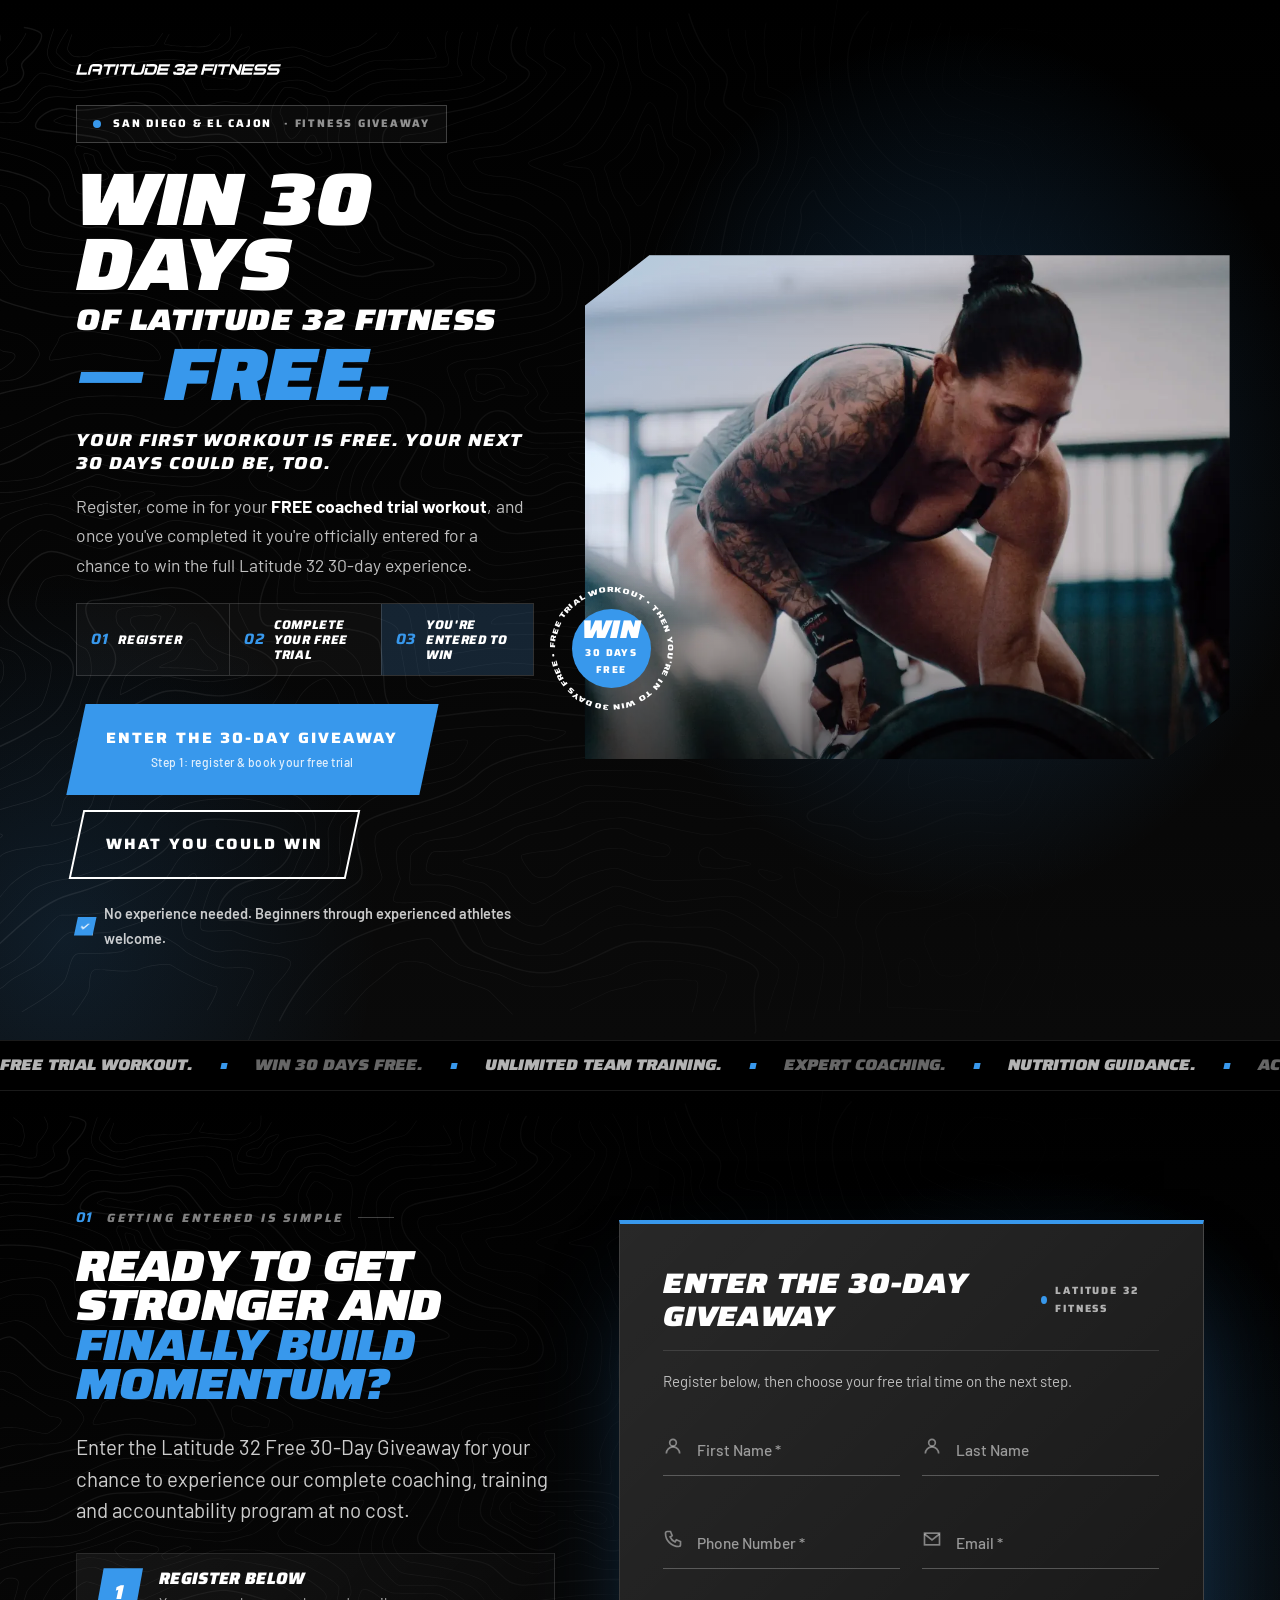
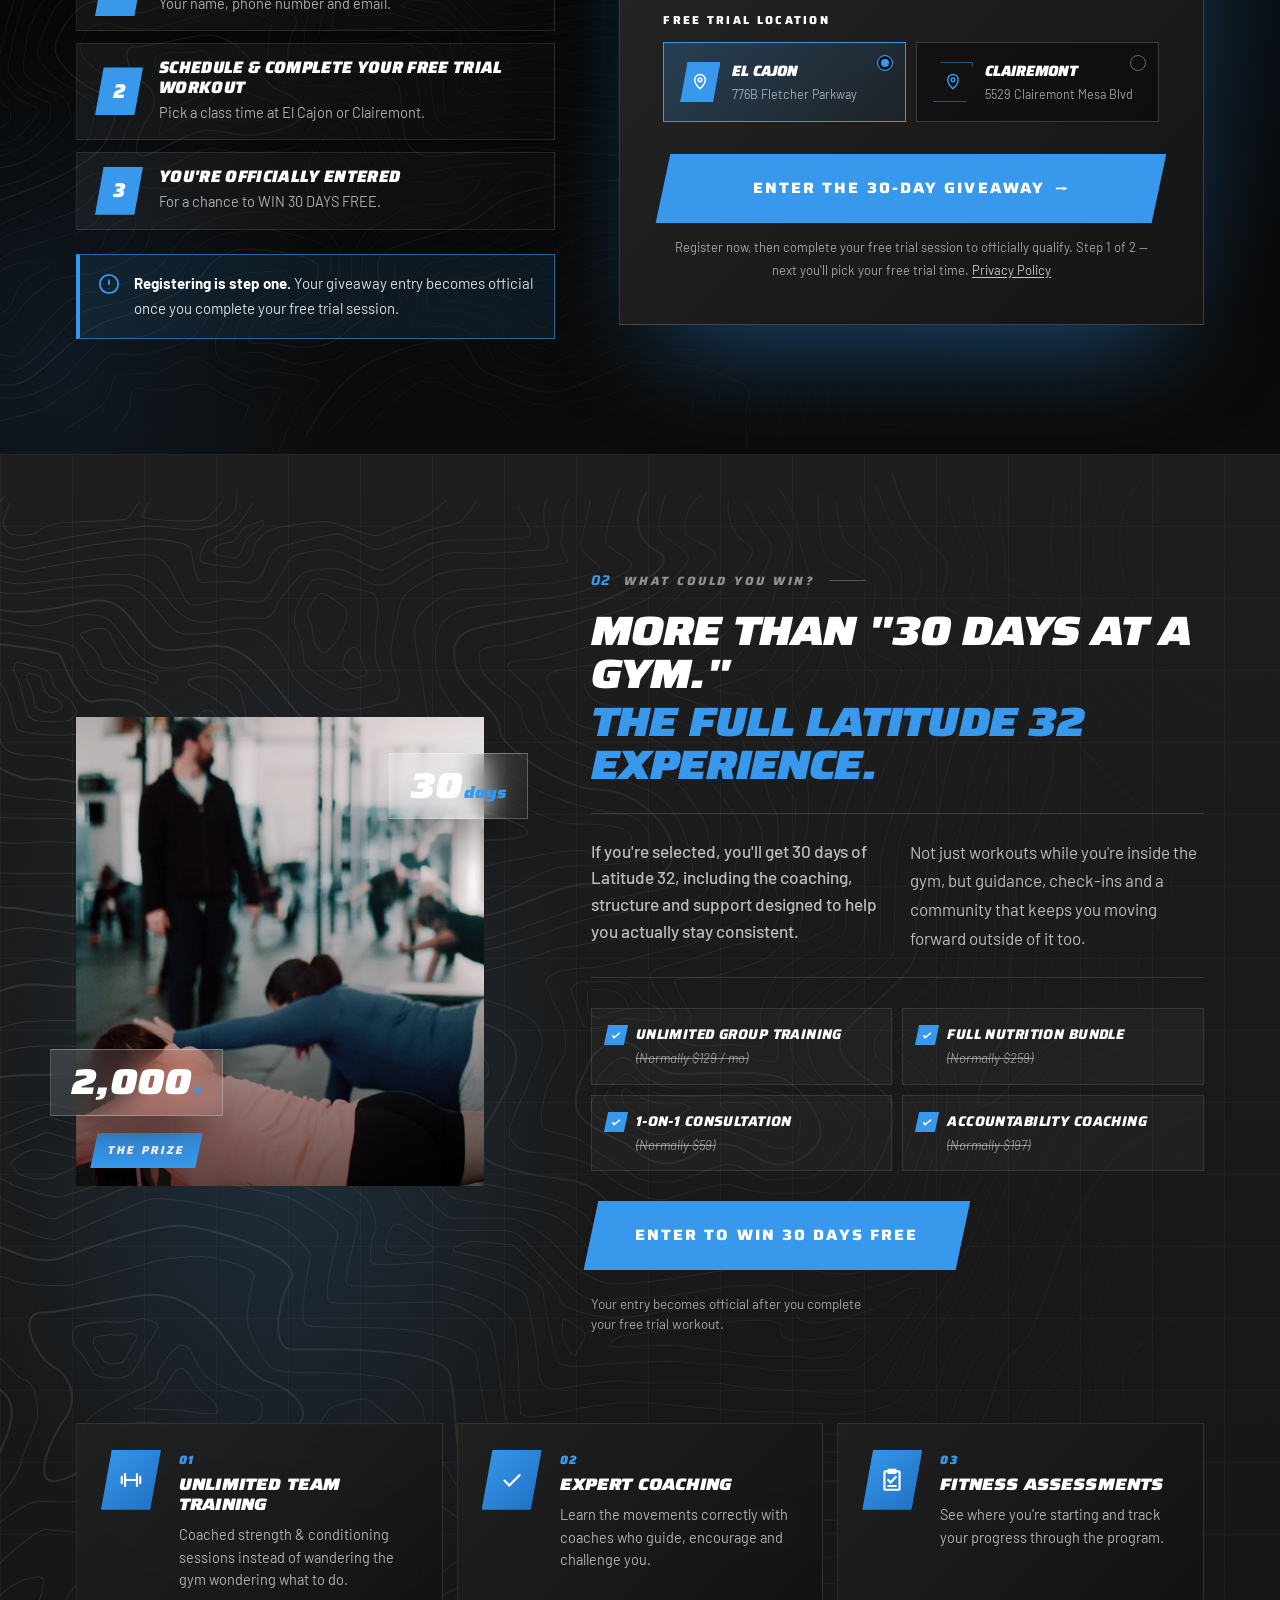
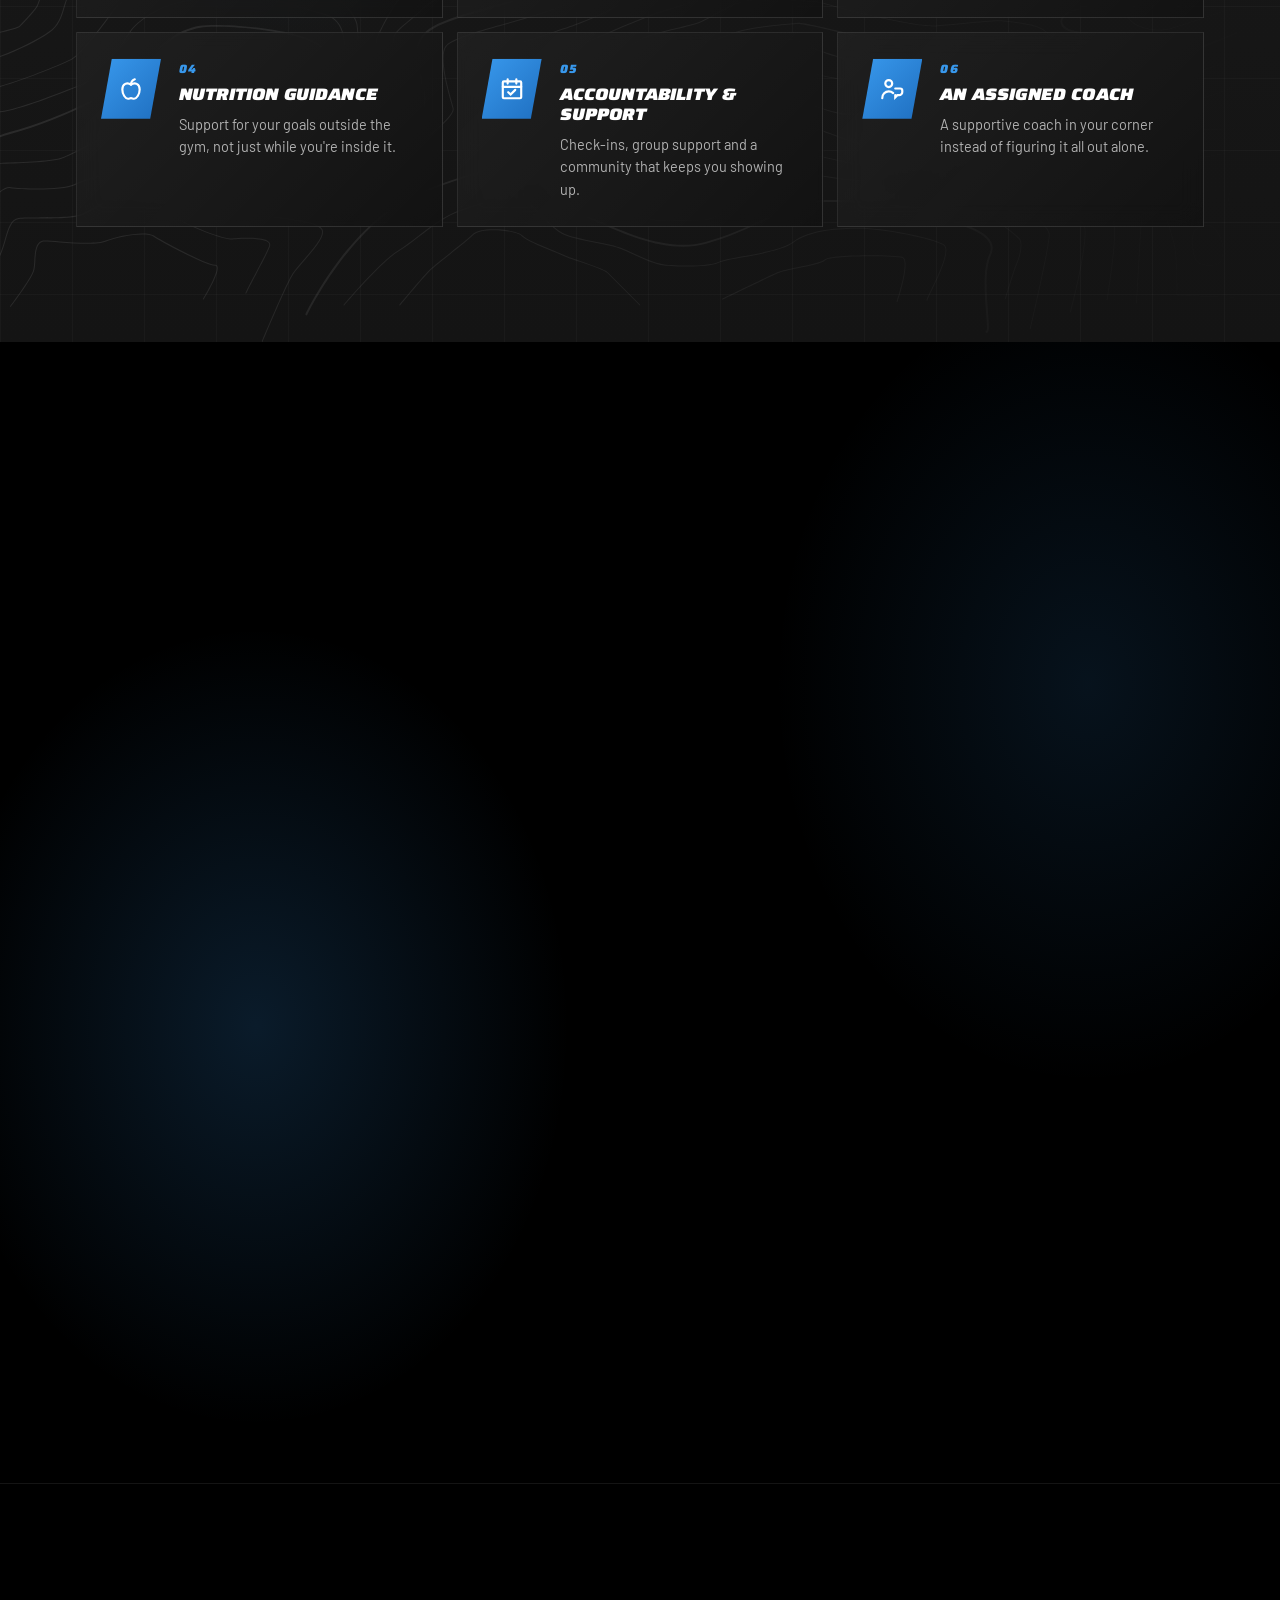
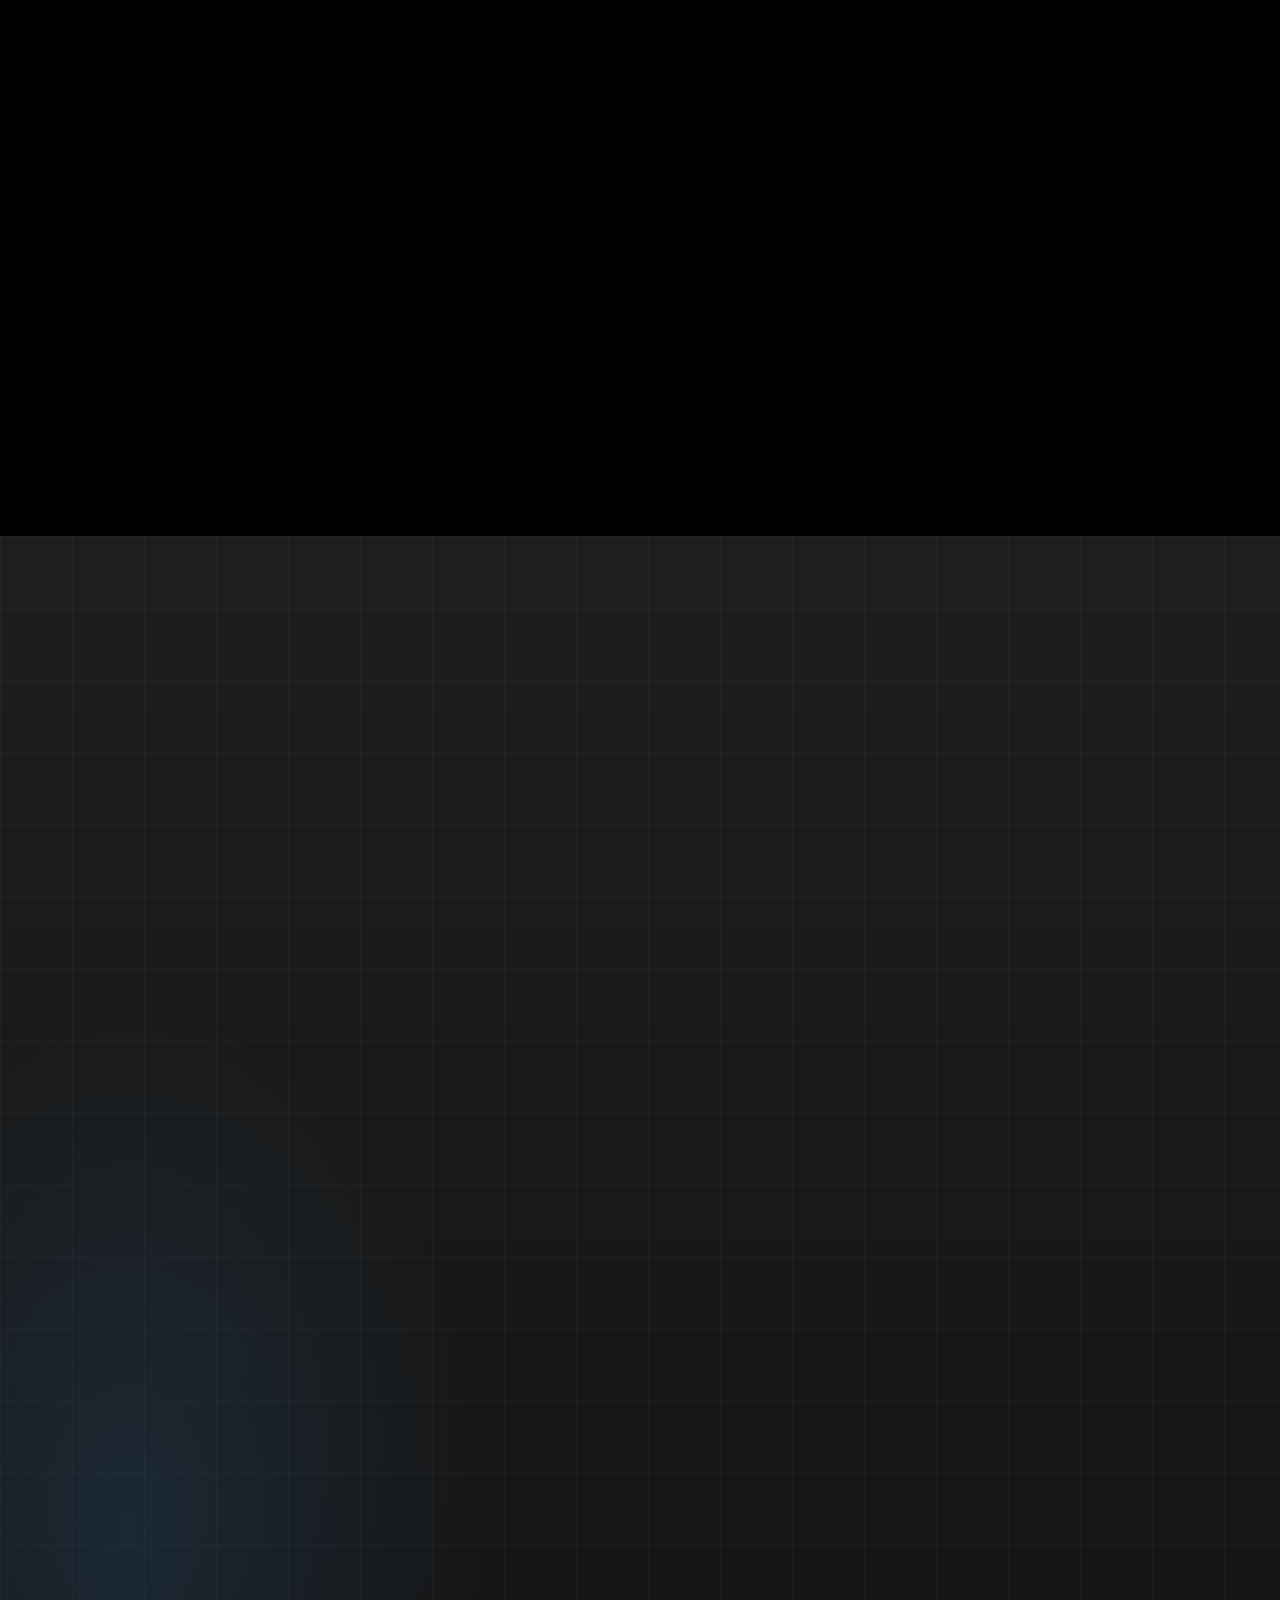
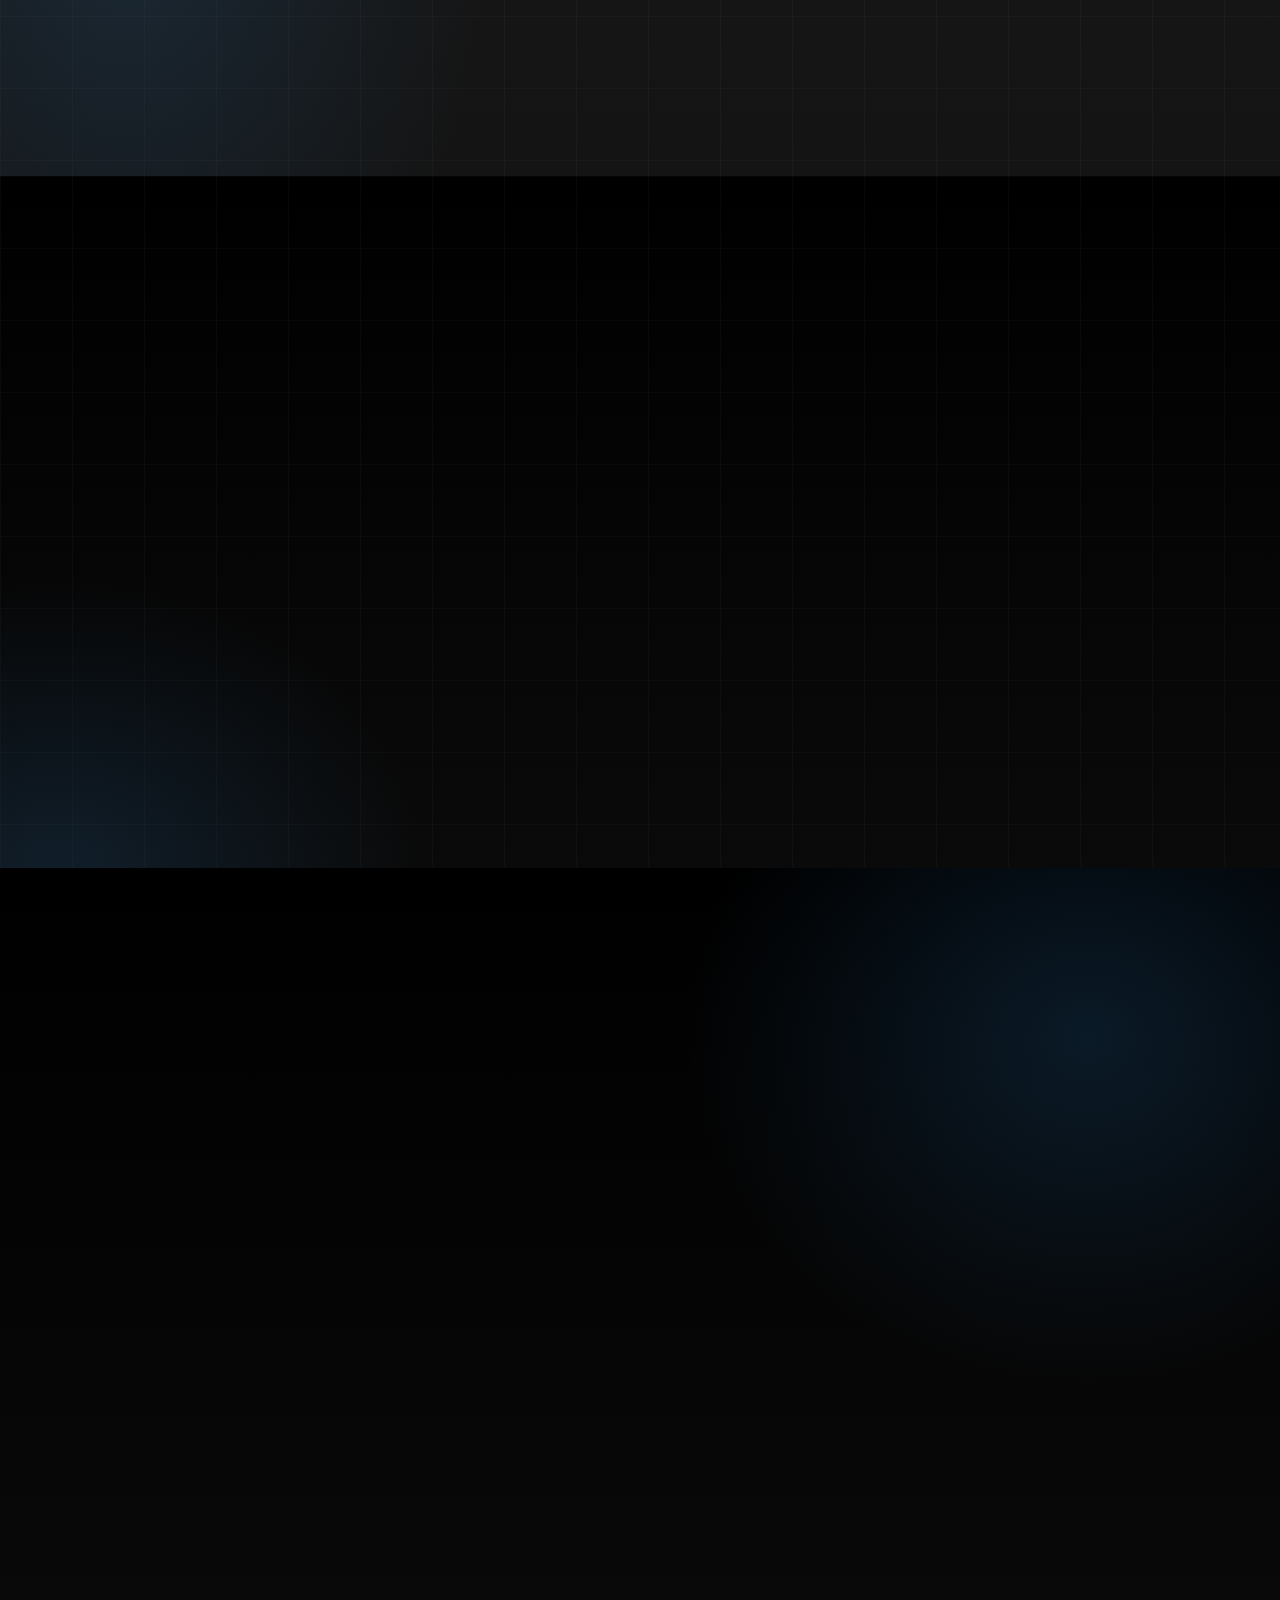
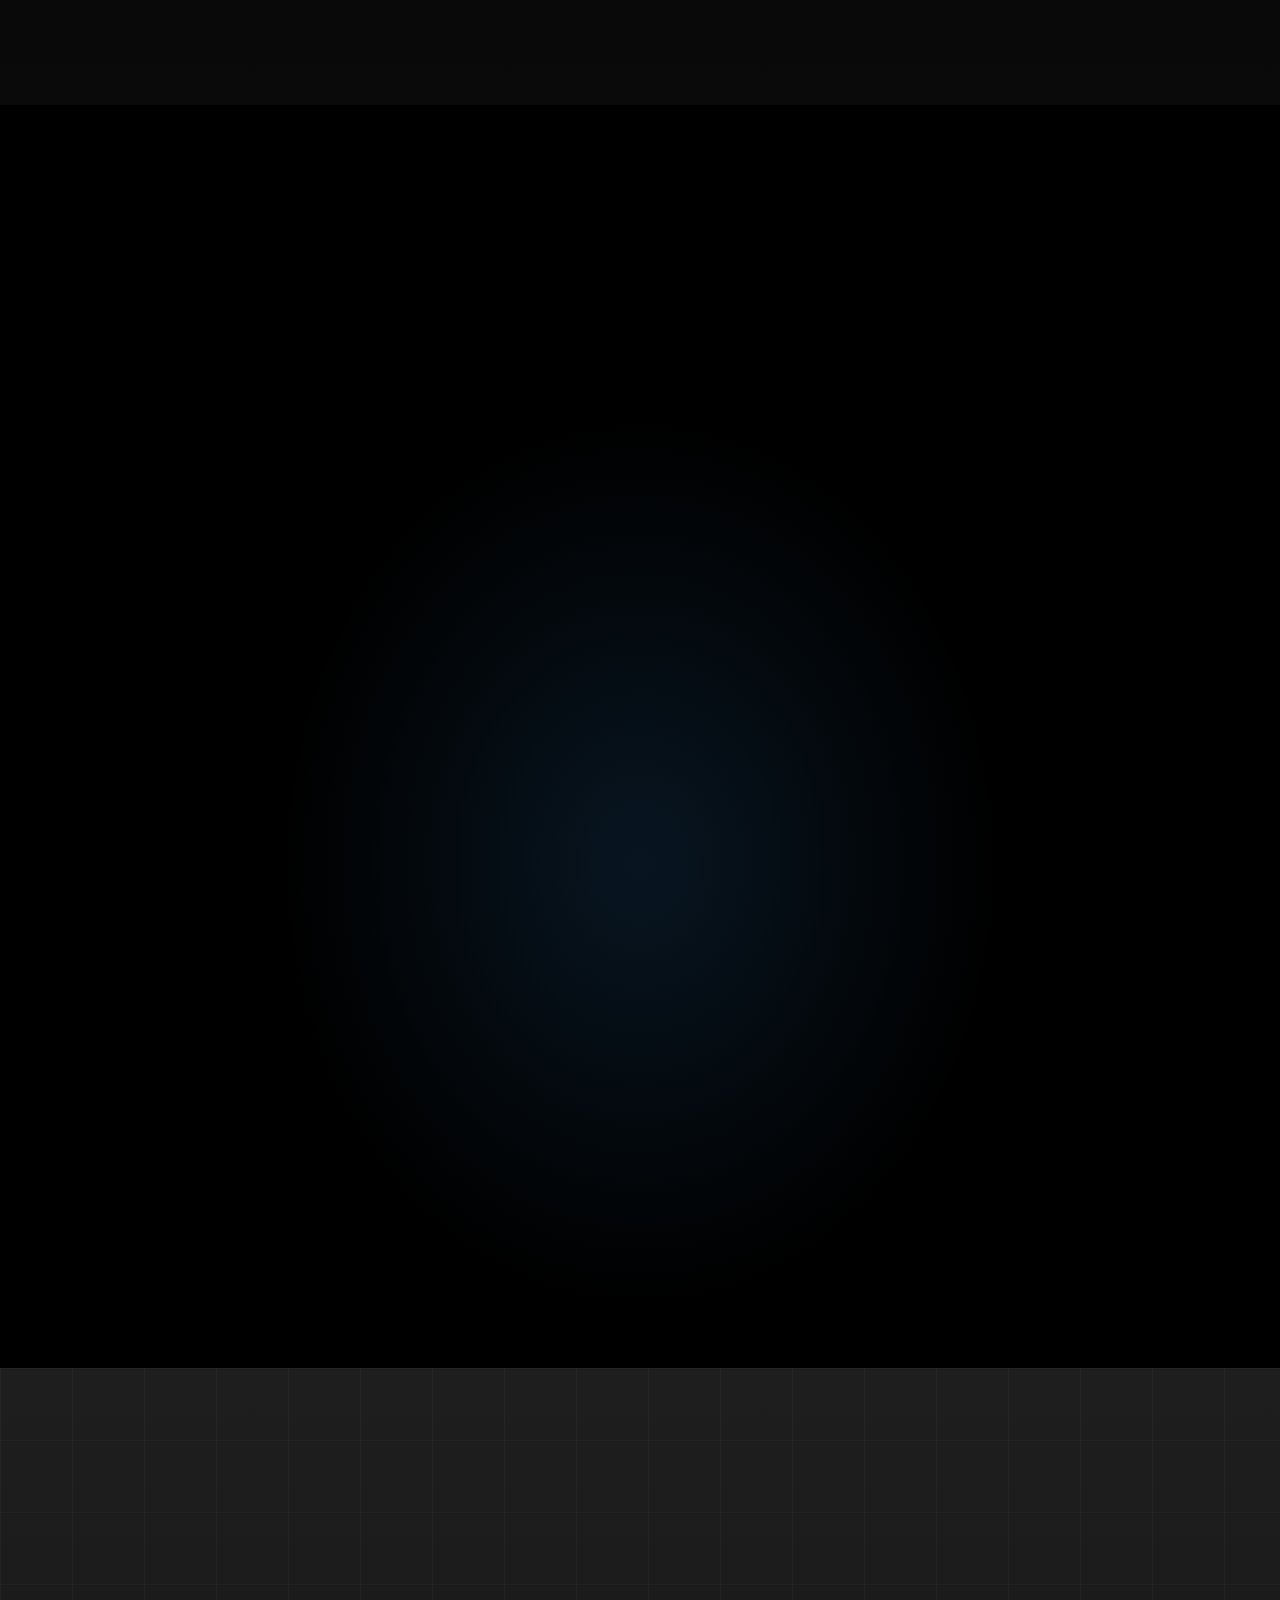
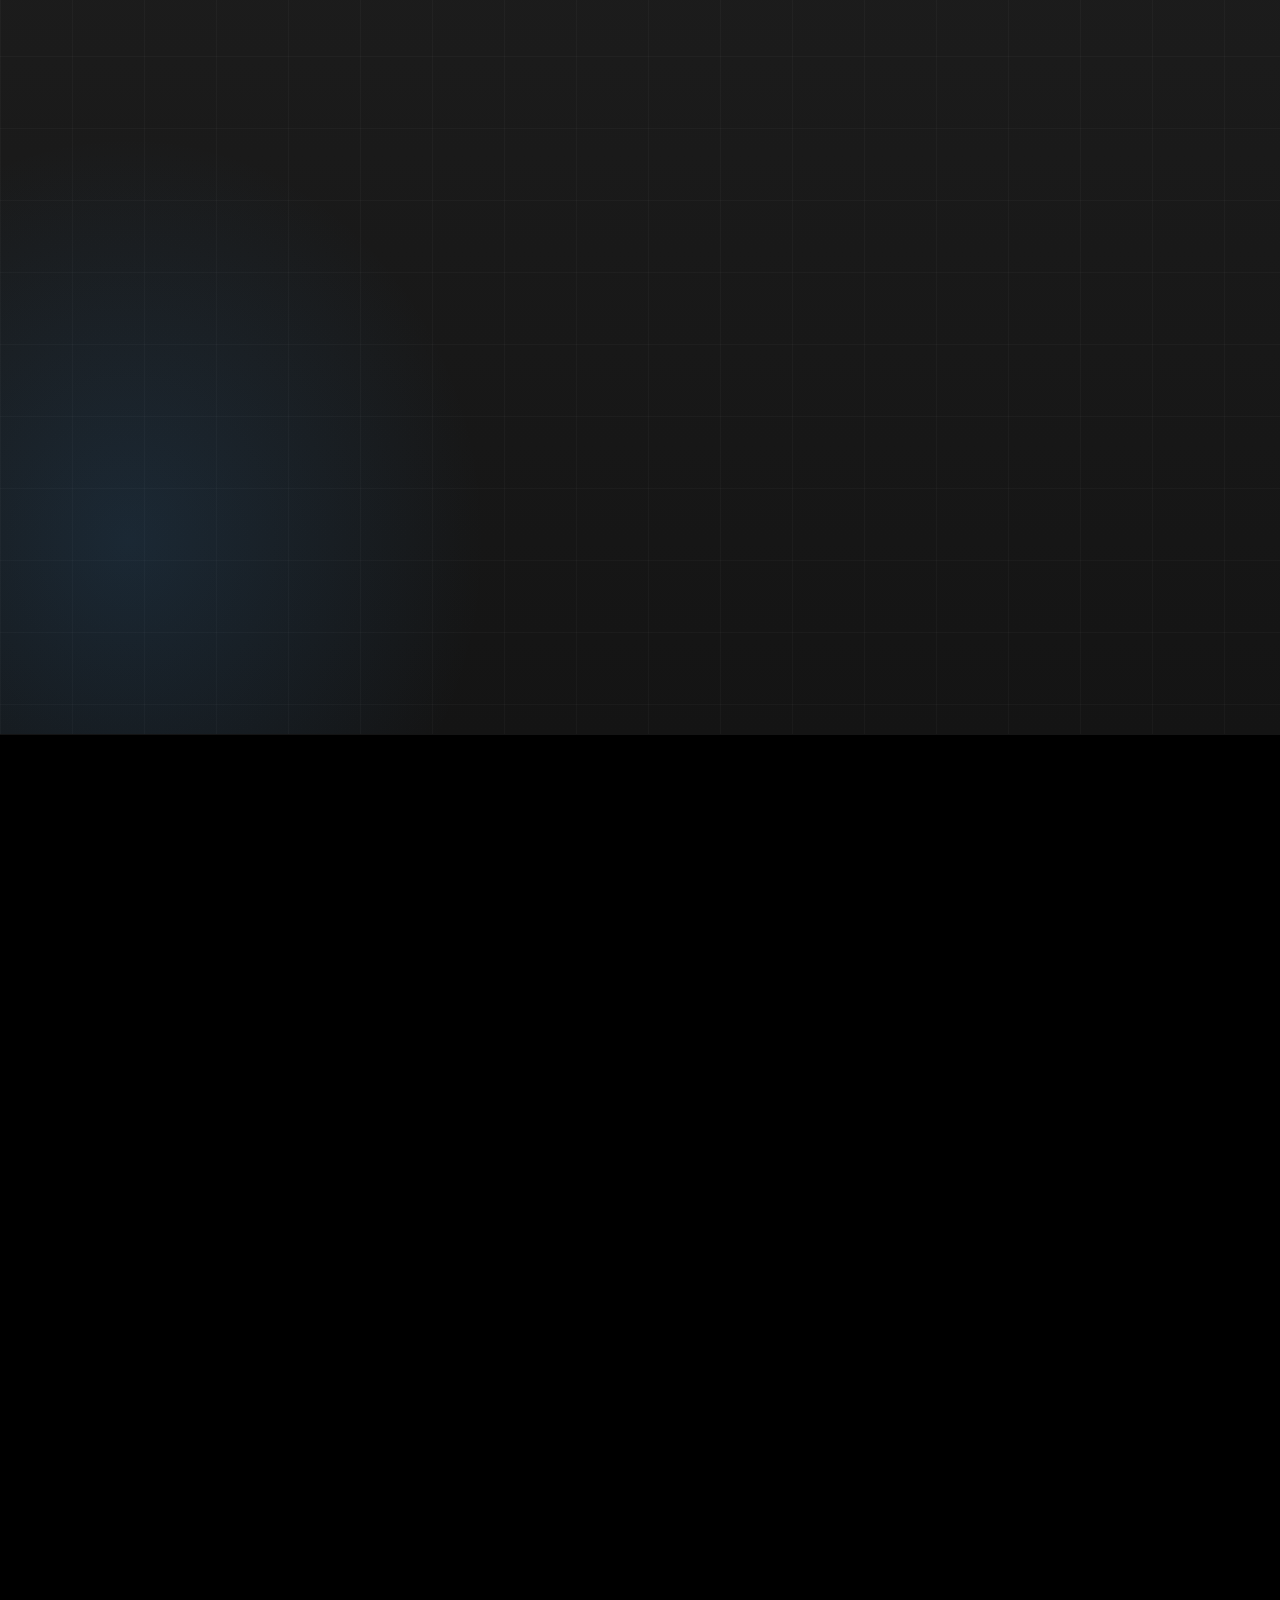
<file: 30-day-giveaway/index.html>
<!DOCTYPE html>
<html lang="en">
<head>
<meta charset="utf-8">
<meta name="viewport" content="width=device-width, initial-scale=1">
<title>Free 30-Day Fitness Giveaway | Latitude 32 Fitness San Diego &amp; El Cajon</title>
<meta name="description" content="Enter to win 30 days free at Latitude 32 Fitness. Register and complete your free trial workout to qualify. Strength &amp; conditioning, coaching, accountability and more in El Cajon and Clairemont, San Diego.">
<link rel="canonical" href="https://latitude32fitness.com/30-day-giveaway/">
<meta name="robots" content="index,follow,max-image-preview:large,max-video-preview:-1">
<meta name="theme-color" content="#000000">
<meta name="geo.region" content="US-CA">
<meta name="geo.placename" content="El Cajon; San Diego">
<meta property="og:type" content="website">
<meta property="og:site_name" content="Latitude 32 Fitness">
<meta property="og:locale" content="en_US">
<meta property="og:title" content="Your First Workout Is Free. Your Next 30 Days Could Be, Too. | Latitude 32 Fitness">
<meta property="og:description" content="Enter to win 30 days free at Latitude 32 Fitness. Register and complete your free trial workout to qualify. Strength &amp; conditioning, coaching, accountability and more in El Cajon and Clairemont, San Diego.">
<meta property="og:url" content="https://latitude32fitness.com/30-day-giveaway/">
<meta property="og:image" content="https://latitude32fitness.com/Images/group-mobility-floor-exercise.webp">
<meta property="og:image:alt" content="Coached group fitness class at Latitude 32 Fitness">
<meta property="og:video" content="https://latitude32fitness.com/Videos/web/hero-a.mp4">
<meta name="twitter:card" content="summary_large_image">
<meta name="twitter:title" content="Win 30 Days of Latitude 32 Fitness — FREE">
<meta name="twitter:description" content="Enter to win 30 days free at Latitude 32 Fitness. Register and complete your free trial workout to qualify. Strength &amp; conditioning, coaching, accountability and more in El Cajon and Clairemont, San Diego.">
<meta name="twitter:image" content="https://latitude32fitness.com/Images/group-mobility-floor-exercise.webp">
<link rel="icon" href="../Images/logo/latitude32-logo.svg" type="image/svg+xml">
<link rel="preconnect" href="https://fonts.googleapis.com">
<link rel="preconnect" href="https://fonts.gstatic.com" crossorigin>
<link href="https://fonts.googleapis.com/css2?family=Saira:ital,wdth,wght@0,50..125,400..900;1,50..125,500..900&family=Barlow:ital,wght@0,400;0,500;0,600;1,400;1,500&display=swap" rel="stylesheet">
<link rel="preload" as="image" href="../Images/woman-barbell-strength-training.webp" fetchpriority="high">
<link rel="stylesheet" href="../css/style.css">
<link rel="stylesheet" href="../css/home.css">
<link rel="stylesheet" href="../css/pages.css">
<script type="application/ld+json">{"@context":"https://schema.org","@graph":[{"@type":"Organization","@id":"https://latitude32fitness.com/#org","name":"Latitude 32 Fitness","url":"https://latitude32fitness.com/","logo":"https://latitude32fitness.com/Images/logo/latitude32-logo.svg","email":"trevor@latitude32fitness.com","telephone":"+16192733552","sameAs":["https://www.facebook.com/Latitude32Fitness","https://www.instagram.com/latitude32fitness/","https://www.youtube.com/@latitude32fitness91"],"subOrganization":[{"@id":"https://latitude32fitness.com/#el-cajon"},{"@id":"https://latitude32fitness.com/#clairemont"}]},{"@type":"ExerciseGym","@id":"https://latitude32fitness.com/#el-cajon","name":"Latitude 32 Fitness El Cajon","parentOrganization":{"@id":"https://latitude32fitness.com/#org"},"url":"https://latitude32fitness.com/","telephone":"+16192733552","email":"trevor@latitude32fitness.com","image":"https://latitude32fitness.com/Images/group-functional-fitness-workout.webp","priceRange":"$$","address":{"@type":"PostalAddress","streetAddress":"776B Fletcher Parkway","addressLocality":"El Cajon","addressRegion":"CA","postalCode":"92020","addressCountry":"US"},"hasMap":"https://www.google.com/maps/search/?api=1&query=Google&query_place_id=ChIJ0yPLNTBY2YARRVoY9W2tCxM","areaServed":["El Cajon","La Mesa","Santee","San Diego County"],"openingHoursSpecification":[{"@type":"OpeningHoursSpecification","dayOfWeek":["Monday","Tuesday","Wednesday","Thursday"],"opens":"05:00","closes":"20:00"},{"@type":"OpeningHoursSpecification","dayOfWeek":"Friday","opens":"05:00","closes":"10:15"},{"@type":"OpeningHoursSpecification","dayOfWeek":"Saturday","opens":"07:00","closes":"10:00"}]},{"@type":"ExerciseGym","@id":"https://latitude32fitness.com/#clairemont","name":"Latitude 32 Fitness Clairemont","parentOrganization":{"@id":"https://latitude32fitness.com/#org"},"url":"https://latitude32fitness.com/","telephone":"+16192733552","email":"trevor@latitude32fitness.com","image":"https://latitude32fitness.com/Images/group-mobility-floor-exercise.webp","priceRange":"$$","address":{"@type":"PostalAddress","streetAddress":"5529 Clairemont Mesa Blvd","addressLocality":"San Diego","addressRegion":"CA","postalCode":"92117","addressCountry":"US"},"hasMap":"https://www.google.com/maps/search/?api=1&query=Google&query_place_id=ChIJRw4PooD_24ARjlZ4S6aWCZc","areaServed":["Clairemont","San Diego"],"openingHoursSpecification":[{"@type":"OpeningHoursSpecification","dayOfWeek":["Monday","Tuesday","Wednesday","Thursday"],"opens":"06:00","closes":"19:00"},{"@type":"OpeningHoursSpecification","dayOfWeek":"Friday","opens":"06:00","closes":"09:00"},{"@type":"OpeningHoursSpecification","dayOfWeek":"Saturday","opens":"08:00","closes":"09:00"}]},{"@type":"WebPage","@id":"https://latitude32fitness.com/30-day-giveaway/#webpage","url":"https://latitude32fitness.com/30-day-giveaway/","name":"Free 30-Day Fitness Giveaway | Latitude 32 Fitness San Diego & El Cajon","description":"Enter to win 30 days free at Latitude 32 Fitness. Register and complete your free trial workout to qualify. Strength & conditioning, coaching, accountability and more in El Cajon and Clairemont, San Diego.","about":{"@id":"https://latitude32fitness.com/#org"},"primaryImageOfPage":"https://latitude32fitness.com/Images/group-mobility-floor-exercise.webp","inLanguage":"en-US"},{"@type":"Offer","@id":"https://latitude32fitness.com/30-day-giveaway/#trial","name":"Free Trial Workout — qualifies you for the Free 30-Day Giveaway","description":"A free coached strength & conditioning trial workout at Latitude 32 Fitness in El Cajon or Clairemont, San Diego. Completing the trial enters you for a chance to win 30 days free.","price":"0","priceCurrency":"USD","availability":"https://schema.org/InStock","url":"https://latitude32fitness.com/30-day-giveaway/","seller":{"@id":"https://latitude32fitness.com/#org"},"areaServed":["El Cajon","Clairemont","San Diego","La Mesa","Santee"]}]}</script>
<script type="application/ld+json">{"@context":"https://schema.org","@type":"BreadcrumbList","itemListElement":[{"@type":"ListItem","position":1,"name":"Home","item":"https://latitude32fitness.com/"},{"@type":"ListItem","position":2,"name":"Free 30-Day Giveaway","item":"https://latitude32fitness.com/30-day-giveaway/"}]}</script>
<script type="application/ld+json">{"@context":"https://schema.org","@type":"FAQPage","mainEntity":[{"@type":"Question","name":"Is it free to enter?","acceptedAnswer":{"@type":"Answer","text":"Yes. Registering costs nothing and your trial workout is free. To qualify, register and complete your free trial session."}},{"@type":"Question","name":"Does registering mean I'm entered?","acceptedAnswer":{"@type":"Answer","text":"Not yet. Registration is step one. To officially enter the giveaway, you also need to come in and complete your free trial session."}},{"@type":"Question","name":"Is the trial workout really free?","acceptedAnswer":{"@type":"Answer","text":"Yes. Your trial is a free, no-obligation coached workout at our El Cajon or Clairemont location."}},{"@type":"Question","name":"Do I need fitness or weightlifting experience?","acceptedAnswer":{"@type":"Answer","text":"No. Our programming serves every level, from first-timers to experienced lifters, and your coach modifies each workout to fit you."}},{"@type":"Question","name":"What does the winner receive?","acceptedAnswer":{"@type":"Answer","text":"The winner gets 30 days of the full Latitude 32 experience, including unlimited team training, fitness assessments, nutrition guidance, group support, accountability and an assigned coach."}},{"@type":"Question","name":"How do I qualify?","acceptedAnswer":{"@type":"Answer","text":"Register with your name, phone number and email, schedule your free trial and complete the session. Once you've completed your trial, you're officially entered."}},{"@type":"Question","name":"Which locations can I train at?","acceptedAnswer":{"@type":"Answer","text":"You can do your free trial at either location: El Cajon at 776B Fletcher Parkway, El Cajon, CA 92020, or Clairemont at 5529 Clairemont Mesa Blvd, San Diego, CA 92117."}},{"@type":"Question","name":"What if I have an injury or limitation?","acceptedAnswer":{"@type":"Answer","text":"Let your coach know before your trial. Our coaches can modify workouts to accommodate injuries and limitations so you can train safely."}}]}</script>
<script type="application/ld+json">{"@context":"https://schema.org","@type":"VideoObject","name":"Coached strength & conditioning classes at Latitude 32 Fitness","description":"A look inside coached group strength and conditioning classes at Latitude 32 Fitness in El Cajon and Clairemont, San Diego.","thumbnailUrl":"https://latitude32fitness.com/Images/woman-barbell-strength-training.webp","contentUrl":"https://latitude32fitness.com/Videos/web/hero-a.mp4","uploadDate":"2026-09-23","duration":"PT42S","publisher":{"@id":"https://latitude32fitness.com/#org"}}</script>
<link rel="stylesheet" href="../css/perf.css">
<link rel="stylesheet" href="../css/minimal.css">
<link rel="stylesheet" href="../css/forty.css">
<link rel="stylesheet" href="../css/giveaway.css">
</head>
<body class="inner ff-page gw-page">
<a class="skip" href="#main">Skip to content</a>
<main id="main">

<!-- HERO (homepage hero v5 template) -->
<section class="hx gw-hero" aria-labelledby="gw-h1">
  <div class="hx-lines" aria-hidden="true"></div>
  <div class="wrap hx-grid">
    <div class="hx-copy">
      <img class="ff-logo" src="../Images/logo/latitude32-logo.svg" alt="Latitude 32 Fitness" width="260" height="14">
      <span class="kicker">San Diego &amp; El Cajon <em>· Fitness Giveaway</em></span>
      <h1 id="gw-h1"><span class="a">Win 30 Days</span> <span class="c">of Latitude 32 Fitness</span> <span class="b">— FREE.</span></h1>
      <p class="tag">Your first workout is free. Your next 30 days could be, too.</p>
      <p class="sub">Register, come in for your <b>FREE coached trial workout</b>, and once you've completed it you're officially entered for a chance to win the full Latitude 32 30-day experience.</p>
      <ol class="gw-mini" aria-label="How to enter">
        <li><b>01</b><span>Register</span></li>
        <li><b>02</b><span>Complete your free trial</span></li>
        <li><b>03</b><span>You're entered to win</span></li>
      </ol>
      <div class="ctas">
        <a class="btn btn--xl" href="#enter" data-book>Enter the 30-Day Giveaway<small>Step 1: register &amp; book your free trial</small></a>
        <a class="btn btn--ghost btn--xl" href="#prize">What You Could Win</a>
      </div>
      <p class="ff-micro"><svg viewBox="0 0 24 24" fill="none" stroke="currentColor" stroke-width="2.6" aria-hidden="true"><path d="M5 12.5l4.5 4.5L19 7.5"/></svg>No experience needed. Beginners through experienced athletes welcome.</p>
    </div>
    <div class="hx-media">
      <div class="hx-frame"><video autoplay muted loop playsinline preload="auto" poster="../Images/woman-barbell-strength-training.webp" aria-label="Coached strength and conditioning classes at Latitude 32 Fitness"><source src="../Videos/web/hero-a.mp4" type="video/mp4"></video></div>
      <a class="spin hx-spin" href="#enter" data-book aria-label="Enter the Free 30-Day Giveaway">
        <svg class="ring" viewBox="0 0 200 200" aria-hidden="true"><defs><path id="circ" d="M100,100 m-80,0 a80,80 0 1,1 160,0 a80,80 0 1,1 -160,0"/></defs><text><textPath href="#circ" textLength="496" lengthAdjust="spacingAndGlyphs">Free trial workout • Then you're in to win 30 days free •</textPath></text></svg>
        <span class="core"><b>WIN</b><small>30 Days Free</small></span>
      </a>
    </div>
  </div>
</section>
<div class="ticker sub-tk" aria-hidden="true"><div class="tk"><span>Free trial workout.</span><span>Win 30 days free.</span><span>Unlimited team training.</span><span>Expert coaching.</span><span>Nutrition guidance.</span><span>Accountability.</span><span>Free trial workout.</span><span>Win 30 days free.</span><span>Unlimited team training.</span><span>Expert coaching.</span><span>Nutrition guidance.</span><span>Accountability.</span></div></div>

<!-- 01 REGISTER -->
<section class="ct2 gw-reg" id="enter" aria-labelledby="reg-h">
  <div class="lines" aria-hidden="true"></div>
  <div class="wrap ct2g">
    <div class="rv">
      <div class="secno"><b>01</b>Getting entered is simple</div>
      <h2 id="reg-h">Ready to get stronger and <span>finally build momentum?</span></h2>
      <p class="lead">Enter the Latitude 32 Free 30-Day Giveaway for your chance to experience our complete coaching, training and accountability program at no cost.</p>
      <ol class="gw-list">
        <li><span class="n">1</span><div><b>Register below</b><p>Your name, phone number and email.</p></div></li>
        <li><span class="n">2</span><div><b>Schedule &amp; complete your FREE trial workout</b><p>Pick a class time at El Cajon or Clairemont.</p></div></li>
        <li><span class="n">3</span><div><b>You're officially entered</b><p>For a chance to WIN 30 DAYS FREE.</p></div></li>
      </ol>
      <div class="gw-alert"><svg viewBox="0 0 24 24" fill="none" stroke="currentColor" stroke-width="2" aria-hidden="true"><circle cx="12" cy="12" r="10"/><path d="M12 7v6M12 16.5v.5"/></svg><p><b>Registering is step one.</b> Your giveaway entry becomes official once you complete your free trial session.</p></div>
    </div>
    <div class="formwrap"><div class="form-card cf2 rv rv-d1">
      <form data-lead data-redirect="../booking.html" novalidate aria-labelledby="gwf-h">
        <div class="fh"><h3 id="gwf-h">Enter the 30-Day Giveaway</h3><span class="tag"><i></i>Latitude 32 Fitness</span></div>
        <p class="ff-fsub">Register below, then choose your free trial time on the next step.</p>
        <input type="hidden" name="program" value="class"><input type="hidden" name="offer" value="30-day-giveaway">
        <div class="row2">
          <div class="fl field"><span class="i"><svg viewBox="0 0 24 24" fill="none" stroke="currentColor" stroke-width="2"><circle cx="12" cy="8" r="4"/><path d="M4 21a8 8 0 0116 0"/></svg></span><input id="gw-fn" name="first_name" autocomplete="given-name" placeholder=" " required><label for="gw-fn">First Name *</label><span class="msg" aria-live="polite"></span></div>
          <div class="fl field"><span class="i"><svg viewBox="0 0 24 24" fill="none" stroke="currentColor" stroke-width="2"><circle cx="12" cy="8" r="4"/><path d="M4 21a8 8 0 0116 0"/></svg></span><input id="gw-ln" name="last_name" autocomplete="family-name" placeholder=" "><label for="gw-ln">Last Name</label></div>
        </div>
        <div class="row2">
          <div class="fl field"><span class="i"><svg viewBox="0 0 24 24" fill="none" stroke="currentColor" stroke-width="2"><path d="M5 3h4l2 5-2.5 1.5a11 11 0 006 6L16 13l5 2v4a2 2 0 01-2 2A16 16 0 013 5a2 2 0 012-2"/></svg></span><input id="gw-ph" name="phone" type="tel" autocomplete="tel" placeholder=" " required><label for="gw-ph">Phone Number *</label><span class="msg" aria-live="polite"></span></div>
          <div class="fl field"><span class="i"><svg viewBox="0 0 24 24" fill="none" stroke="currentColor" stroke-width="2"><rect x="3" y="5" width="18" height="14"/><path d="M3 6l9 7 9-7"/></svg></span><input id="gw-em" name="email" type="email" autocomplete="email" placeholder=" " required><label for="gw-em">Email *</label><span class="msg" aria-live="polite"></span></div>
        </div>
        <fieldset class="fs"><legend>Free Trial Location</legend><div class="locs4">
          <label class="lc"><input type="radio" name="location" value="el-cajon" checked><span><i><svg viewBox="0 0 24 24" fill="none" stroke="currentColor" stroke-width="2"><path d="M12 21s-7-6.2-7-12a7 7 0 0114 0c0 5.8-7 12-7 12z"/><circle cx="12" cy="9" r="2.5"/></svg></i><b>El Cajon</b><small>776B Fletcher Parkway</small></span></label>
          <label class="lc"><input type="radio" name="location" value="san-diego"><span><i><svg viewBox="0 0 24 24" fill="none" stroke="currentColor" stroke-width="2"><path d="M12 21s-7-6.2-7-12a7 7 0 0114 0c0 5.8-7 12-7 12z"/><circle cx="12" cy="9" r="2.5"/></svg></i><b>Clairemont</b><small>5529 Clairemont Mesa Blvd</small></span></label>
        </div></fieldset>
        <button class="btn btn--xl sub2" type="submit">Enter the 30-Day Giveaway<span class="arr">→</span></button>
        <p class="ff-fnote">Register now, then complete your free trial session to officially qualify. Step 1 of 2 — next you'll pick your free trial time. <a class="ff-pp" href="../privacy-policy.html" target="_blank" rel="noopener">Privacy Policy</a></p>
      </form>
      <div class="form-ok" role="status"><svg viewBox="0 0 24 24" fill="none" stroke="currentColor" stroke-width="2"><circle cx="12" cy="12" r="10"/><path d="M7.5 12.5l3 3 6-6.5"/></svg><h3>Thank you!</h3><p>Our team will personally get in touch with you shortly.</p></div>
    </div></div>
  </div>
</section>

<!-- 02 THE PRIZE (homepage intro v6 template) -->
<section class="nx gw-prize" id="prize" aria-labelledby="prize-h">
  <div class="wrap">
    <div class="nx-top">
      <figure class="nx-pic rv" style="margin-bottom:0"><div class="ph"><img src="../Images/group-mobility-floor-exercise.webp" alt="Coached group fitness class at Latitude 32 Fitness in San Diego" loading="lazy" width="520" height="598"></div><span class="tag">The Prize</span>
        <div class="chipx a"><div class="num"><span data-count="30">30</span><i>days</i></div><div class="lbl">the full program</div></div>
        <div class="chipx b"><div class="num"><span data-count="2000">2,000</span><i>+</i></div><div class="lbl">clients helped</div></div>
      </figure>
      <div class="nx-copy rv rv-d1">
        <div class="secno"><b>02</b>What could you win?</div>
        <h2 id="prize-h">More than "30 days at a gym." <em>The full Latitude 32 experience.</em></h2>
        <div class="nx-cols"><p class="lead">If you're selected, you'll get 30 days of Latitude 32, including the coaching, structure and support designed to help you actually stay consistent.</p><p>Not just workouts while you're inside the gym, but guidance, check-ins and a community that keeps you moving forward outside of it too.</p></div>
        <ul class="gw-value" aria-label="What the 30-day program includes">
          <li><span>Unlimited group training</span><s>(Normally $129 / mo)</s></li>
          <li><span>Full nutrition bundle</span><s>(Normally $259)</s></li>
          <li><span>1-on-1 consultation</span><s>(Normally $59)</s></li>
          <li><span>Accountability coaching</span><s>(Normally $197)</s></li>
        </ul>
        <div class="nx-cta"><a class="btn btn--xl" href="#enter" data-book>Enter to Win 30 Days Free</a><small class="gw-rem">Your entry becomes official after you complete your free trial workout.</small></div>
      </div>
    </div>
    <div class="nx-rail rv">
      <article class="nx-f rv"><span class="ic"><svg viewBox="0 0 24 24" fill="none" stroke="currentColor" stroke-width="2" stroke-linecap="round"><path d="M6.5 6.5v11M17.5 6.5v11M3.5 9v6M20.5 9v6M6.5 12h11"/></svg></span><div class="tx"><span class="no">01</span><h3>Unlimited team training</h3><p>Coached strength &amp; conditioning sessions instead of wandering the gym wondering what to do.</p></div></article>
      <article class="nx-f rv rv-d1"><span class="ic"><svg viewBox="0 0 24 24" fill="none" stroke="currentColor" stroke-width="2" stroke-linecap="round"><path d="M5 12.5l4.5 4.5L19 7.5"/></svg></span><div class="tx"><span class="no">02</span><h3>Expert coaching</h3><p>Learn the movements correctly with coaches who guide, encourage and challenge you.</p></div></article>
      <article class="nx-f rv rv-d2"><span class="ic"><svg viewBox="0 0 24 24" fill="none" stroke="currentColor" stroke-width="2" stroke-linecap="round"><rect x="5" y="4" width="14" height="17" rx="1"/><path d="M9 2.5h6v3H9zM8.5 12l2.2 2.2 4.8-5M8.5 17.5h7"/></svg></span><div class="tx"><span class="no">03</span><h3>Fitness assessments</h3><p>See where you're starting and track your progress through the program.</p></div></article>
      <article class="nx-f rv"><span class="ic"><svg viewBox="0 0 24 24" fill="none" stroke="currentColor" stroke-width="2" stroke-linecap="round"><path d="M12 8c-3.5-2.6-8-.8-8 4.5 0 4.5 3 8.5 5.2 8.5 1.2 0 1.7-.6 2.8-.6s1.6.6 2.8.6c2.2 0 5.2-4 5.2-8.5C20 7.2 15.5 5.4 12 8z"/><path d="M12 8c0-2.3 1.2-4.2 3.5-5"/></svg></span><div class="tx"><span class="no">04</span><h3>Nutrition guidance</h3><p>Support for your goals outside the gym, not just while you're inside it.</p></div></article>
      <article class="nx-f rv rv-d1"><span class="ic"><svg viewBox="0 0 24 24" fill="none" stroke="currentColor" stroke-width="2" stroke-linecap="round"><rect x="3.5" y="5" width="17" height="15.5" rx="1"/><path d="M3.5 10h17M8 3v4M16 3v4M8.5 15l2.2 2 4.3-4.2"/></svg></span><div class="tx"><span class="no">05</span><h3>Accountability &amp; support</h3><p>Check-ins, group support and a community that keeps you showing up.</p></div></article>
      <article class="nx-f rv rv-d2"><span class="ic"><svg viewBox="0 0 24 24" fill="none" stroke="currentColor" stroke-width="2" stroke-linecap="round"><circle cx="9" cy="7" r="3.2"/><path d="M3 20.5c0-3.6 2.7-6.3 6-6.3 1.6 0 3 .6 4.1 1.6"/><path d="M15 11.5h4.5a2 2 0 012 2v1.2a3 3 0 01-3 3H17l-2 2v-2"/></svg></span><div class="tx"><span class="no">06</span><h3>An assigned coach</h3><p>A supportive coach in your corner instead of figuring it all out alone.</p></div></article>
    </div>
  </div>
</section>

<!-- 03 WHY THE TRIAL (homepage "What sets us apart" template) -->
<section class="h2-apart" aria-labelledby="why-h">
  <div class="wrap">
    <div class="top"><div class="rv"><span class="eyebrow">Why the free trial comes first</span><h2 id="why-h">Experience Latitude 32 <em class="blue">before you try to win it.</em></h2></div><a class="btn rv" href="#enter" data-book>Register &amp; Book My Free Trial</a></div>
    <p class="gw-apart-intro rv">You shouldn't have to wonder whether this is the right place for you. So your first step is a free trial session: meet the coaches, do a real workout, see the facility and feel the community. Then, once you've completed it, you're officially in to win 30 more days FREE.</p>
    <div class="sq-grid">
      <article class="sq rv" tabindex="0"><img src="../Images/woman-barbell-back-squat-class.webp" alt="Member performing a barbell back squat during a coached class at Latitude 32 Fitness" loading="lazy" width="1280" height="720"><span class="n">01</span><div class="in"><h3>Will I like the workouts?</h3><p>Every session is planned and coach-led, blending strength, conditioning, mobility and stability. Try a real one before you decide.</p></div></article>
      <article class="sq rv rv-d1" tabindex="0"><img class="gw-sq2" src="../Images/coach-helping-member-core-exercise.webp" alt="Latitude 32 coach helping a member through a core exercise in a group class" loading="lazy" width="1280" height="720"><span class="n">02</span><div class="in"><h3>Will the coaches pay attention to me?</h3><p>Coaches walk the floor, correct form and modify movements. Members say it feels like one-to-one personal training.</p></div></article>
      <article class="sq rv rv-d2" tabindex="0"><img src="../Images/Fitness%20challenges/30-day-results-woman-thumbs-up-body-fat-loss.webp" alt="Latitude 32 member celebrating 30-day challenge results" loading="lazy" width="600" height="600"><span class="n">03</span><div class="in"><h3>Will I feel comfortable?</h3><p>A small, supportive gym where people learn your name, cheer you on and help each other push.</p></div></article>
    </div>
  </div>
</section>

<!-- 04 NEVER LIFTED (homepage full-bleed video template) -->
<section class="pg4 gw-new" aria-labelledby="new-h">
  <div class="bg" aria-hidden="true"><video data-lazy muted loop playsinline preload="none" poster="../Images/woman-dumbbell-plank-workout.webp"><source src="../Videos/693c0963bacd69a32526bb8e.mp4" type="video/mp4"></video></div>
  <div class="wrap">
    <div class="copy rv">
      <span class="eyebrow">Never lifted weights before?</span>
      <h2 id="new-h"><span class="l">You don't need</span><span class="l l2">to "get fit"</span><small>before you come in.</small></h2>
      <p>We work with every experience level, including people who have never stepped into a gym. Sessions are led by professional coaches, each workout is explained step by step, and movements are adapted to you. Getting back into fitness, starting for the first time or just looking for a better training environment? <b>You can start here, and your first session is free.</b></p>
      <div class="row"><a class="btn btn--xl" href="#enter" data-book>Book My Free Trial</a><a class="tlink" href="#how">How to Enter <svg width="18" height="18" viewBox="0 0 24 24" fill="none" stroke="currentColor" stroke-width="2.2"><path d="M5 12h14M13 6l6 6-6 6"/></svg></a></div>
    </div>
    <aside class="glass rv rv-d2"><span class="q" aria-hidden="true">&ldquo;</span><p>As someone who had never lifted weights her whole life, coach Trev and coach D were both SO patient but still pushed me to do my best! Highly recommend.</p><div class="bar" aria-hidden="true"><i></i></div><div class="meta"><span>Sophia LeCompte</span><b>Member since 2023</b></div></aside>
  </div>
</section>

<!-- 05 REAL PEOPLE -->
<section class="cf cf-c" aria-labelledby="love-h">
  <div class="lines" aria-hidden="true" style="opacity:.05"></div>
  <div class="wrap rr5">
    <div>
      <div class="secno rv"><b>05</b>Real people</div>
      <h2 id="love-h" class="rv">Real Latitude 32 <span>experiences.</span></h2>
      <div class="ff-quotes rv">
        <blockquote><div class="stars" aria-label="5 out of 5 stars">★★★★★</div><q>I completed the 30 day January challenge and L32 now has a place in my heart forever! Ran by amazing coaches and they offer a variety of times to fit many schedules!</q><cite>Bella Ponce<small>Member since 2024</small></cite></blockquote>
        <blockquote><div class="stars" aria-label="5 out of 5 stars">★★★★★</div><q>They had a free 30 day challenge and I'm so glad I did it. Their coaches are great and encouraging and they modify workouts as needed to fit your level. I recommend 100%</q><cite>Clinton Jackson<small>Member since 2023</small></cite></blockquote>
        <blockquote><div class="stars" aria-label="5 out of 5 stars">★★★★★</div><q>Excellent gym! The coaches genuinely care about each individual, they provide helpful feedback and the class feels like a one to one personal training because of the coaches' attention to everyone.</q><cite>Danny Samuel<small>Member since 2024</small></cite></blockquote>
      </div>
      <div class="rs rv">
      <div class="rs-head"><h3>30-Day Challenge Results</h3><div class="rs-ctrl"><span class="rs-count"><b>01</b> / 08</span><button class="rs-btn" data-rs-prev aria-label="Previous results"><svg viewBox="0 0 24 24" fill="none" stroke="currentColor" stroke-width="2.2"><path d="M19 12H5M11 6l-6 6 6 6"/></svg></button><button class="rs-btn" data-rs-next aria-label="Next results"><svg viewBox="0 0 24 24" fill="none" stroke="currentColor" stroke-width="2.2"><path d="M5 12h14M13 6l6 6-6 6"/></svg></button></div></div>
      <div class="rs-track" tabindex="0" aria-label="30-day member results"><figure class="rs-card"><img src="../Images/Fitness%20challenges/30-day-transformation-woman-4lb-weight-loss.webp" alt="30-day transformation — 4 lb weight loss — Latitude 32 Fitness member" loading="lazy" width="300" height="400"><figcaption><b>30-Day Transformation<br>4 lb weight loss</b><span>01</span></figcaption></figure><figure class="rs-card"><img src="../Images/Fitness%20challenges/30-day-results-man-5lb-weight-loss.webp" alt="30-day results — 5 lb weight loss — Latitude 32 Fitness member" loading="lazy" width="300" height="400"><figcaption><b>30-Day Results<br>5 lb weight loss</b><span>02</span></figcaption></figure><figure class="rs-card"><img src="../Images/Fitness%20challenges/30-day-results-woman-muscle-gain-waist-loss.webp" alt="30-day results — Muscle gain · waist loss — Latitude 32 Fitness member" loading="lazy" width="300" height="400"><figcaption><b>30-Day Results<br>Muscle gain · waist loss</b><span>03</span></figcaption></figure><figure class="rs-card"><img src="../Images/Fitness%20challenges/30-day-transformation-man-9lb-weight-loss.webp" alt="30-day transformation — 9 lb weight loss — Latitude 32 Fitness member" loading="lazy" width="300" height="400"><figcaption><b>30-Day Transformation<br>9 lb weight loss</b><span>04</span></figcaption></figure><figure class="rs-card"><img src="../Images/Fitness%20challenges/30-day-transformation-woman-4-5lb-weight-loss.webp" alt="30-day transformation — 4.5 lb weight loss — Latitude 32 Fitness member" loading="lazy" width="300" height="400"><figcaption><b>30-Day Transformation<br>4.5 lb weight loss</b><span>05</span></figcaption></figure><figure class="rs-card"><img src="../Images/Fitness%20challenges/30-day-results-woman-thumbs-up-body-fat-loss.webp" alt="30-day results — Body fat loss — Latitude 32 Fitness member" loading="lazy" width="300" height="400"><figcaption><b>30-Day Results<br>Body fat loss</b><span>06</span></figcaption></figure><figure class="rs-card"><img src="../Images/Fitness%20challenges/30-day-transformation-man-body-fat-loss-muscle-gain.webp" alt="30-day transformation — Body fat loss · muscle gain — Latitude 32 Fitness member" loading="lazy" width="300" height="400"><figcaption><b>30-Day Transformation<br>Body fat loss · muscle gain</b><span>07</span></figcaption></figure><figure class="rs-card"><img src="../Images/Fitness%20challenges/30-day-transformation-woman-muscle-gain-body-fat-loss.webp" alt="30-day transformation — Muscle gain · body fat loss — Latitude 32 Fitness member" loading="lazy" width="300" height="400"><figcaption><b>30-Day Transformation<br>Muscle gain · body fat loss</b><span>08</span></figcaption></figure></div>
      <div class="rs-bar" aria-hidden="true"><i></i></div>
    </div>
    </div>
    <aside class="pin-cta rv rv-d1">
      <div class="img"><img src="../Images/outdoor-kettlebell-training.webp" alt="Kettlebell training at Latitude 32 Fitness" loading="lazy" width="330" height="300"></div>
      <div class="bd"><h3>Your first workout is free. <span>Your next 30 days could be, too.</span></h3><a class="btn btn--xl" href="#enter" data-book>Enter the Giveaway<span class="arr">→</span></a><small>Complete your free trial to officially enter.</small></div>
    </aside>
  </div>
</section>

<!-- REVIEWS WALL -->
<section class="h2-reviews" id="testimonials" aria-labelledby="t-h">
  <div class="wrap top">
    <div class="rv"><span class="eyebrow">What members say</span><h2 id="t-h">Testimonials</h2></div>
    <div class="score rv rv-d1"><b>5.0</b><div><div class="stars">★★★★★</div><small>Member reviews</small></div></div>
  </div>
  <div class="wall"><div class="wall-row"><article class="rc"><div class="stars" aria-label="5 out of 5 stars">★★★★★</div><q>Latitude 32 Fitness has been a game-changer for me. During my 30-day trial, I witnessed a remarkable physical transformation that I couldn't have achieved elsewhere.</q><div class="who">Sam Kennedy<small>Member since 2018</small></div></article><article class="rc"><div class="stars" aria-label="5 out of 5 stars">★★★★★</div><q>I love it! The coaches, the workouts &amp; the people! It's always fun &amp; a great workout! You get to know everyone's names. Coaches walk around and correct form if needed &amp; hypes you up at the same time. Everyone helps each other push.</q><div class="who">Sharee Grant<small>Member since 2023</small></div></article><article class="rc"><div class="stars" aria-label="5 out of 5 stars">★★★★★</div><q>great gym, amazing coaches, a good variety of equipment to help reach your goals.my favorite thing is the coaches, i struggle with finding proper form and they are always right there to assist. they also have great music playing to help the pump.</q><div class="who">Leslie Wood<small>Member since 2023</small></div></article><article class="rc"><div class="stars" aria-label="5 out of 5 stars">★★★★★</div><q>It's a life changing gym experience and I highly recommend it. Small and private gym that feels more personal. The trainers are really awesome and helpful, they make you feel really comfortable. I look forward to walking through the doors and always feel amazing when I leave. Everyday is a new training, so it is never boring.</q><div class="who">Alejandra Ortega<small>Member since 2022</small></div></article><article class="rc"><div class="stars" aria-label="5 out of 5 stars">★★★★★</div><q>Big shout out to Coach Trevor and Coach D! They pushed me with grace to achieve and exceed my goals. I feel great and I look GREAT! I could NOT have down this on my OWN. Thank you Latitude 32!</q><div class="who">Haylie Kotas<small>Member since 2022</small></div></article><article class="rc"><div class="stars" aria-label="5 out of 5 stars">★★★★★</div><q>Very welcoming, great workout classes and you will definitely get results! Very happy to have been introduced to this gym!</q><div class="who">Sarah<small>Member since 2022</small></div></article><article class="rc"><div class="stars" aria-label="5 out of 5 stars">★★★★★</div><q>I love coming here. The coaches are friendly &amp; push you to reach your potential. The workouts are challenging but rewarding. It's a great workout environment ☺️</q><div class="who">Janessa Richardson<small>Member since 2024</small></div></article><article class="rc" aria-hidden="true"><div class="stars" aria-label="5 out of 5 stars">★★★★★</div><q>Latitude 32 Fitness has been a game-changer for me. During my 30-day trial, I witnessed a remarkable physical transformation that I couldn't have achieved elsewhere.</q><div class="who">Sam Kennedy<small>Member since 2018</small></div></article><article class="rc" aria-hidden="true"><div class="stars" aria-label="5 out of 5 stars">★★★★★</div><q>I love it! The coaches, the workouts &amp; the people! It's always fun &amp; a great workout! You get to know everyone's names. Coaches walk around and correct form if needed &amp; hypes you up at the same time. Everyone helps each other push.</q><div class="who">Sharee Grant<small>Member since 2023</small></div></article><article class="rc" aria-hidden="true"><div class="stars" aria-label="5 out of 5 stars">★★★★★</div><q>great gym, amazing coaches, a good variety of equipment to help reach your goals.my favorite thing is the coaches, i struggle with finding proper form and they are always right there to assist. they also have great music playing to help the pump.</q><div class="who">Leslie Wood<small>Member since 2023</small></div></article><article class="rc" aria-hidden="true"><div class="stars" aria-label="5 out of 5 stars">★★★★★</div><q>It's a life changing gym experience and I highly recommend it. Small and private gym that feels more personal. The trainers are really awesome and helpful, they make you feel really comfortable. I look forward to walking through the doors and always feel amazing when I leave. Everyday is a new training, so it is never boring.</q><div class="who">Alejandra Ortega<small>Member since 2022</small></div></article><article class="rc" aria-hidden="true"><div class="stars" aria-label="5 out of 5 stars">★★★★★</div><q>Big shout out to Coach Trevor and Coach D! They pushed me with grace to achieve and exceed my goals. I feel great and I look GREAT! I could NOT have down this on my OWN. Thank you Latitude 32!</q><div class="who">Haylie Kotas<small>Member since 2022</small></div></article><article class="rc" aria-hidden="true"><div class="stars" aria-label="5 out of 5 stars">★★★★★</div><q>Very welcoming, great workout classes and you will definitely get results! Very happy to have been introduced to this gym!</q><div class="who">Sarah<small>Member since 2022</small></div></article><article class="rc" aria-hidden="true"><div class="stars" aria-label="5 out of 5 stars">★★★★★</div><q>I love coming here. The coaches are friendly &amp; push you to reach your potential. The workouts are challenging but rewarding. It's a great workout environment ☺️</q><div class="who">Janessa Richardson<small>Member since 2024</small></div></article></div></div>
</section>

<!-- 06 HOW TO ENTER -->
<section class="cf cf-k" id="how" aria-labelledby="how-h">
  <div class="lines" aria-hidden="true" style="opacity:.06"></div>
  <div class="wrap">
    <div class="get-head"><div class="rv"><div class="secno"><b>06</b>How to enter</div><h2 id="how-h">Four steps to your chance at <em>30 days free.</em></h2></div></div>
    <ol class="ff-steps">
      <li class="rv"><span class="num">01</span><h3>Register</h3><p>Enter your name, phone number and email so we can get your free trial scheduled.</p><span class="pill">Takes 30 seconds</span></li>
      <li class="rv rv-d1"><span class="num">02</span><h3>Complete your free trial</h3><p>Come into Latitude 32 and experience a coached strength &amp; conditioning workout for yourself.</p><span class="pill">Cost: $0</span></li>
      <li class="rv rv-d2"><span class="num">03</span><h3>You're officially entered</h3><p>Once you've completed your free trial session, your giveaway entry becomes official.</p><span class="pill">Entry confirmed</span></li>
      <li class="rv rv-d3"><span class="num">04</span><h3>You could win 30 days free</h3><p>If you're selected, you get the complete 30-day Latitude 32 experience.</p><span class="pill">The full program</span></li>
    </ol>
    <div class="jfoot rv"><strong>Register today. <span>Train free. Win 30 days.</span></strong><a class="btn" href="#enter" data-book>Enter the Giveaway<span class="arr">→</span></a></div>
  </div>
</section>

<!-- LOCATIONS -->
<section class="lx" id="locations" aria-labelledby="l-h">
  <div class="wrap lx-top">
    <div class="rv"><span class="eyebrow">El Cajon <span class="coord">&amp;</span> Clairemont, San Diego</span><h2 id="l-h">Two Locations. <em class="blue">One Chance to Start.</em></h2></div>
    <a class="btn rv rv-d1" href="#enter" data-book>Choose My Location &amp; Enter<span class="arr">→</span></a>
  </div>
  <div class="wrap"><div class="lx2">
    <div class="lx2-half">
      <span class="big" aria-hidden="true"><small>01</small>El Cajon</span>
      <article class="lx-card" id="lx-ec"><div class="lx-map2"><iframe src="https://maps.google.com/maps?q=776B%20Fletcher%20Parkway%2C%20El%20Cajon%2C%20CA%2092020&z=15&output=embed" title="Map of Latitude 32 Fitness El Cajon" loading="lazy" referrerpolicy="no-referrer-when-downgrade"></iframe><span class="pin2">01</span></div><div class="lx-body">
        <span class="eyebrow">El Cajon Location</span>
        <h3>El Cajon</h3>
        <address>776B Fletcher Parkway<br>El Cajon, CA 92020</address>
        <ul class="lx-rows">
          <li data-days="1,2,3,4"><b>Mon – Thu</b><span>5:00 AM, 6:00 AM, 8:00 AM, 9:15 AM · 4:00 PM, 5:00 PM, 6:00 PM, 7:00 PM</span></li>
          <li data-days="2,4"><b>Tue &amp; Thu</b><span>12:00 PM</span></li>
          <li data-days="5"><b>Friday</b><span>5:00 AM, 6:00 AM, 8:00 AM, 9:15 AM</span></li>
          <li data-days="6"><b>Saturday</b><span>7:00 AM, 8:00 AM, 9:00 AM</span></li>
          <li data-days="0"><b>Sunday</b><span>No Classes Scheduled</span></li>
        </ul>
        <div class="lx-acts"><a class="btn" href="https://www.google.com/maps/search/?api=1&query=Google&query_place_id=ChIJ0yPLNTBY2YARRVoY9W2tCxM" target="_blank" rel="noopener">Get Directions</a><a class="lx-call" href="tel:+16192733552"><svg viewBox="0 0 24 24" fill="none" stroke="currentColor" stroke-width="2"><path d="M5 3h4l2 5-2.5 1.5a11 11 0 006 6L16 13l5 2v4a2 2 0 01-2 2A16 16 0 013 5a2 2 0 012-2"/></svg>(619) 273-3552</a></div>
      </div></article>
    </div>
    <div class="lx2-half">
      <span class="big" aria-hidden="true"><small>02</small>Clairemont</span>
      <article class="lx-card" id="lx-cl"><div class="lx-map2"><iframe src="https://maps.google.com/maps?q=5529%20Clairemont%20Mesa%20Blvd%2C%20San%20Diego%2C%20CA%2092117&z=15&output=embed" title="Map of Latitude 32 Fitness Clairemont" loading="lazy" referrerpolicy="no-referrer-when-downgrade"></iframe><span class="pin2">02</span></div><div class="lx-body">
        <span class="eyebrow">Clairemont Location</span>
        <h3>Clairemont</h3>
        <address>5529 Clairemont Mesa Blvd<br>San Diego, CA 92117</address>
        <ul class="lx-rows">
          <li data-days="1,2,3,4"><b>Mon – Thu</b><span>6:00 AM, 7:00 AM, 8:00 AM · 4:00 PM, 5:00 PM, 6:00 PM</span></li>
          <li data-days="5"><b>Friday</b><span>6:00 AM, 7:00 AM, 8:00 AM</span></li>
          <li data-days="6"><b>Saturday</b><span>8:00 AM</span></li>
          <li data-days="0"><b>Sunday</b><span>No Classes Scheduled</span></li>
        </ul>
        <div class="lx-acts"><a class="btn" href="https://www.google.com/maps/search/?api=1&query=Google&query_place_id=ChIJRw4PooD_24ARjlZ4S6aWCZc" target="_blank" rel="noopener">Get Directions</a><a class="lx-call" href="tel:+16192733552"><svg viewBox="0 0 24 24" fill="none" stroke="currentColor" stroke-width="2"><path d="M5 3h4l2 5-2.5 1.5a11 11 0 006 6L16 13l5 2v4a2 2 0 01-2 2A16 16 0 013 5a2 2 0 012-2"/></svg>(619) 273-3552</a></div>
      </div></article>
    </div>
    <span class="lx2-mid" aria-hidden="true"><span>32</span></span>
  </div></div>
</section>

<!-- 07 FAQ -->
<section class="cf cf-c" id="faq" aria-labelledby="faq-h">
  <div class="lines" aria-hidden="true" style="opacity:.05"></div>
  <div class="wrap ff-faqg">
    <div class="rv ff-faq-head">
      <div class="secno"><b>07</b>FAQ</div>
      <h2 id="faq-h">Giveaway <em>questions</em></h2>
      <p>Still not sure? Call us at <a href="tel:+16192733552">(619) 273-3552</a> and we'll walk you through it.</p>
      <a class="btn" href="#enter" data-book>Enter the Giveaway<span class="arr">→</span></a>
    </div>
    <div class="ff-faq rv rv-d1"><details class="ff-q" open><summary><span class="n">01</span><h3>Is it free to enter?</h3><span class="pm" aria-hidden="true"></span></summary><div class="a"><p>Yes. Registering costs nothing and your trial workout is free. To qualify, register and complete your free trial session.</p></div></details><details class="ff-q"><summary><span class="n">02</span><h3>Does registering mean I'm entered?</h3><span class="pm" aria-hidden="true"></span></summary><div class="a"><p>Not yet. Registration is step one. To officially enter the giveaway, you also need to come in and complete your free trial session.</p></div></details><details class="ff-q"><summary><span class="n">03</span><h3>Is the trial workout really free?</h3><span class="pm" aria-hidden="true"></span></summary><div class="a"><p>Yes. Your trial is a free, no-obligation coached workout at our El Cajon or Clairemont location.</p></div></details><details class="ff-q"><summary><span class="n">04</span><h3>Do I need fitness or weightlifting experience?</h3><span class="pm" aria-hidden="true"></span></summary><div class="a"><p>No. Our programming serves every level, from first-timers to experienced lifters, and your coach modifies each workout to fit you.</p></div></details><details class="ff-q"><summary><span class="n">05</span><h3>What does the winner receive?</h3><span class="pm" aria-hidden="true"></span></summary><div class="a"><p>The winner gets 30 days of the full Latitude 32 experience, including unlimited team training, fitness assessments, nutrition guidance, group support, accountability and an assigned coach.</p></div></details><details class="ff-q"><summary><span class="n">06</span><h3>How do I qualify?</h3><span class="pm" aria-hidden="true"></span></summary><div class="a"><p>Register with your name, phone number and email, schedule your free trial and complete the session. Once you've completed your trial, you're officially entered.</p></div></details><details class="ff-q"><summary><span class="n">07</span><h3>Which locations can I train at?</h3><span class="pm" aria-hidden="true"></span></summary><div class="a"><p>You can do your free trial at either location: El Cajon at 776B Fletcher Parkway, El Cajon, CA 92020, or Clairemont at 5529 Clairemont Mesa Blvd, San Diego, CA 92117.</p></div></details><details class="ff-q"><summary><span class="n">08</span><h3>What if I have an injury or limitation?</h3><span class="pm" aria-hidden="true"></span></summary><div class="a"><p>Let your coach know before your trial. Our coaches can modify workouts to accommodate injuries and limitations so you can train safely.</p></div></details></div>
  </div>
</section>

<!-- FINAL CTA (homepage CTA v3 template) -->
<section class="cta3 gw-final" aria-labelledby="cta-h">
  <video data-lazy muted loop playsinline preload="none" poster="../Images/group-functional-fitness-workout.webp" aria-hidden="true"><source src="../Videos/web/hero-b.mp4" type="video/mp4"></video>
  <div class="wrap grid">
    <div class="rv">
      <span class="eyebrow">Latitude 32 Free 30-Day Giveaway</span>
      <h2 id="cta-h">Your first workout is free. <span>Your next 30 days could be, too.</span></h2>
      <p class="sub">You've got nothing to lose by experiencing Latitude 32 for yourself. Register today, come in for your free trial, meet the coaches and see what the community is like. Complete your session and you're officially entered for a chance to <b>WIN 30 DAYS FREE.</b></p>
      <div class="btns"><a class="btn btn--xl" href="#enter" data-book>Enter the Free 30-Day Giveaway<small>Register &amp; book my free trial</small></a></div>
    </div>
    <aside class="gw-recap rv rv-d1" aria-label="Giveaway summary">
      <dl class="ff-sum">
        <div><dt>Step 1</dt><dd>Register</dd></div>
        <div><dt>Step 2</dt><dd>Free trial workout</dd></div>
        <div><dt>Then</dt><dd>You're in to win 30 days</dd></div>
      </dl>
      <p class="gw-fine">Registration alone does not constitute an entry. Complete your free trial session to officially enter the giveaway.</p>
      <!-- TODO before launch: link the official giveaway rules here (eligibility, entry period, selection method, prize details, winner notification). -->
    </aside>
  </div>
</section>
</main>
<div class="bmodal" id="book-modal" role="dialog" aria-modal="true" aria-labelledby="bm-h" hidden>
  <div class="bm-back" data-close><span class="s1"></span><span class="s2"></span><span class="wm"></span><span class="brk a"></span><span class="brk b"></span></div>
  <div class="bm-box form-card" role="document">
    <button class="bm-x" type="button" data-close aria-label="Close">×</button>
    <div class="bm-top"><span class="bm-tag"><i></i>Latitude 32 Fitness</span><h3 id="bm-h">Enter the 30-Day <span>Giveaway</span></h3><p>Register, then complete your free trial to officially enter.</p></div>
    <form data-lead data-redirect="../booking.html" novalidate>
      <div class="hp" aria-hidden="true"><label for="bm-web">Website</label><input id="bm-web" name="website" type="text" tabindex="-1" autocomplete="off"></div><input type="hidden" name="_ts" value="">
      <input type="hidden" name="program" value="class"><input type="hidden" name="offer" value="30-day-giveaway">
      <div class="row2">
        <div class="field"><label for="bm-fn">First Name *</label><input id="bm-fn" name="first_name" autocomplete="given-name" placeholder="First Name" required><span class="msg" aria-live="polite"></span></div>
        <div class="field"><label for="bm-ln">Last Name</label><input id="bm-ln" name="last_name" autocomplete="family-name" placeholder="Last Name"></div>
      </div>
      <div class="field"><label for="bm-ph">Phone *</label><input id="bm-ph" name="phone" type="tel" autocomplete="tel" placeholder="Phone" required><span class="msg" aria-live="polite"></span></div>
      <div class="field bm-em"><label for="bm-em">Email *</label><span class="ico"><svg viewBox="0 0 24 24" fill="none" stroke="currentColor" stroke-width="2"><rect x="3" y="5" width="18" height="14"/><path d="M3 6l9 7 9-7"/></svg></span><input id="bm-em" name="email" type="email" autocomplete="email" placeholder="Email" required><span class="msg" aria-live="polite"></span></div>
      <fieldset class="bm-loc"><legend>Free Trial Location</legend>
        <label><input type="radio" name="location" value="el-cajon" checked><span><b>El Cajon</b><small>776B Fletcher Parkway</small></span></label>
        <label><input type="radio" name="location" value="san-diego"><span><b>Clairemont</b><small>5529 Clairemont Mesa Blvd</small></span></label>
      </fieldset>
      <button class="btn btn--xl bm-sub" type="submit">Enter the 30-Day Giveaway<span class="arr">→</span></button>
      <p class="bm-note">Register now, then complete your free trial session to officially qualify. Step 1 of 2 — next you'll pick your free trial time. <a class="ff-pp" href="../privacy-policy.html" target="_blank" rel="noopener">Privacy Policy</a></p>
    </form>
    <div class="form-ok" role="status"><svg viewBox="0 0 24 24" fill="none" stroke="currentColor" stroke-width="2"><circle cx="12" cy="12" r="10"/><path d="M7.5 12.5l3 3 6-6.5"/></svg><h3>Thank you!</h3><p>Our team will personally get in touch with you shortly.</p></div>
  </div>
</div>
<div class="ff-sticky" aria-hidden="true"><a href="#enter" data-book tabindex="-1"><b>Enter to Win</b><span class="ar">→</span><span>30 Days Free</span></a></div>
<script src="../js/main.js" defer></script>
<script>
/* Giveaway: sticky mobile CTA (hidden over the hero and the registration form), one FAQ open at a time */
(function(){
  var s=document.querySelector('.ff-sticky'), hero=document.querySelector('.gw-hero'), form=document.getElementById('enter');
  if(s&&'IntersectionObserver' in window){
    var st={hero:true,form:false};
    function upd(){ s.classList.toggle('on',!st.hero&&!st.form); }
    new IntersectionObserver(function(e){st.hero=e[0].isIntersecting;upd();},{threshold:0.15}).observe(hero);
    new IntersectionObserver(function(e){st.form=e[0].isIntersecting;upd();},{threshold:0.1}).observe(form);
  }
  var qs=document.querySelectorAll('.ff-q');
  qs.forEach(function(d){ d.addEventListener('toggle',function(){ if(d.open) qs.forEach(function(o){ if(o!==d) o.open=false; }); }); });
})();
</script>
</body>
</html>
</file>
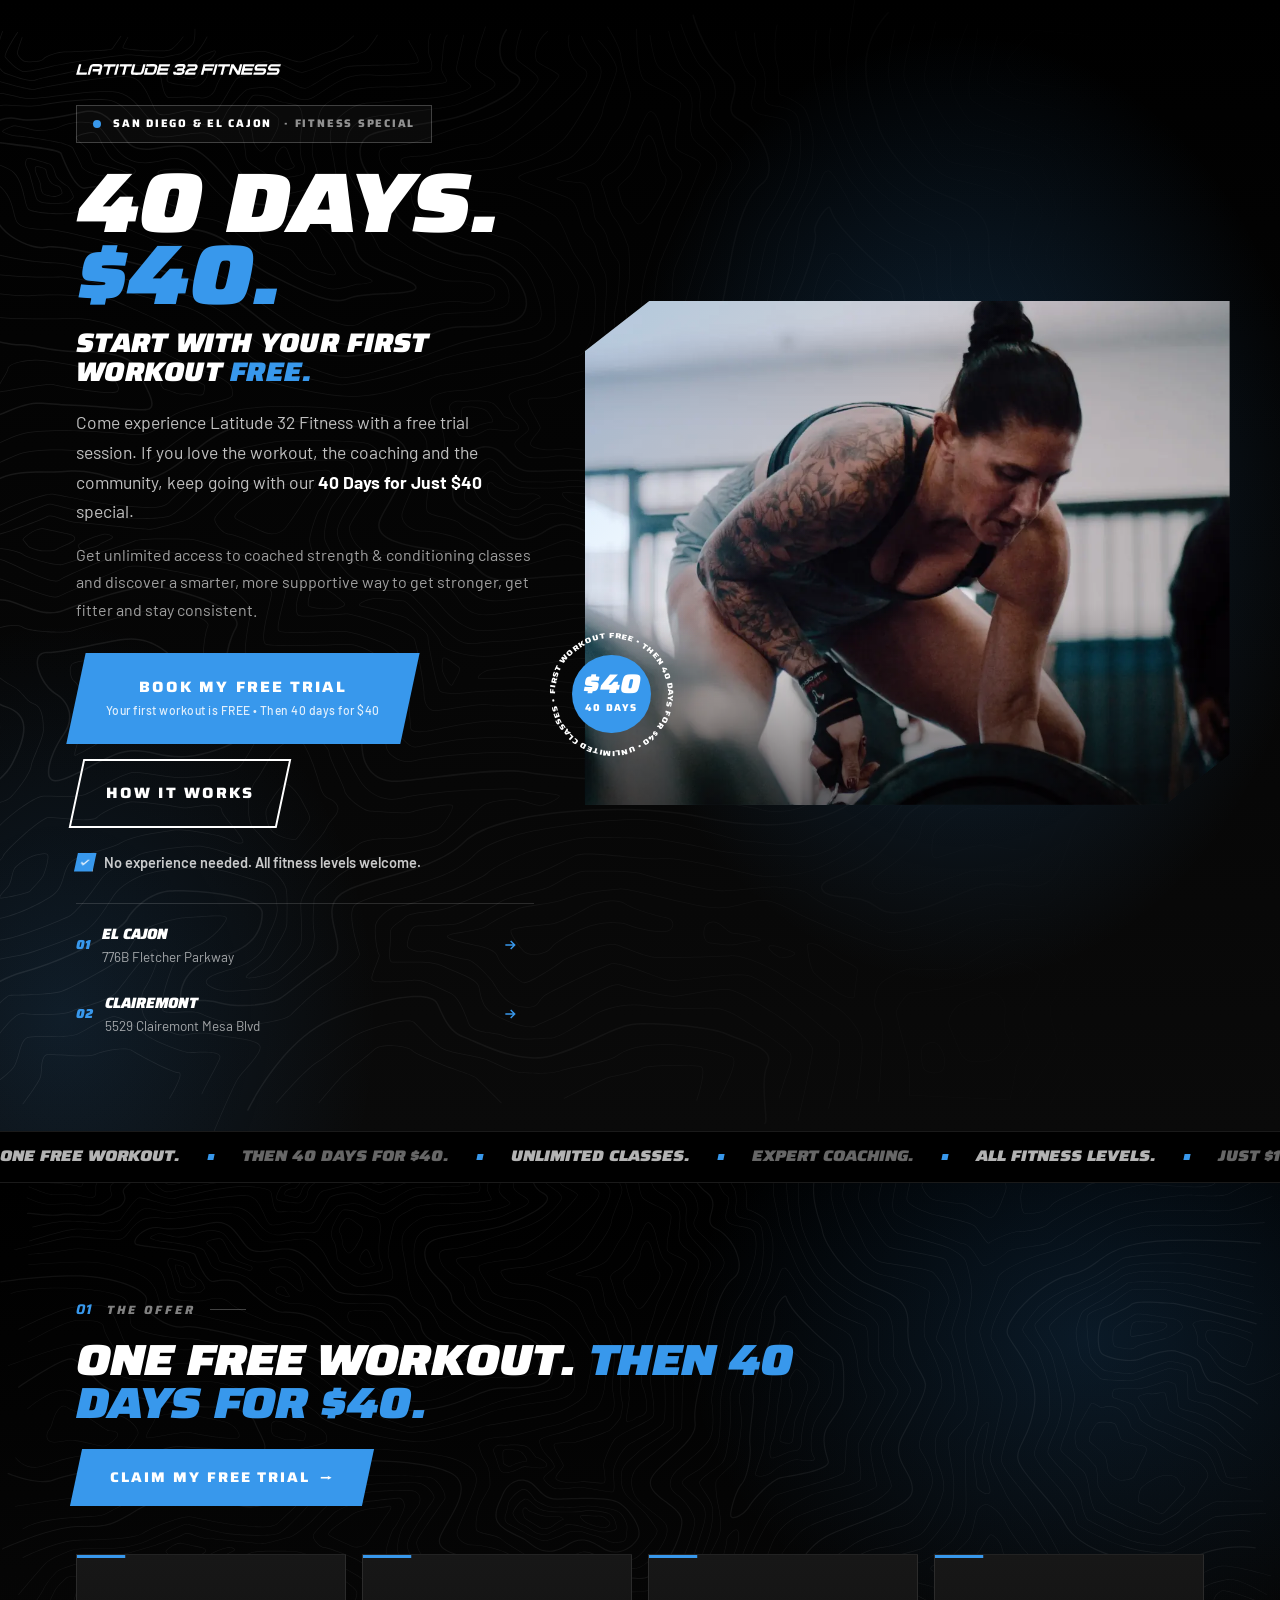
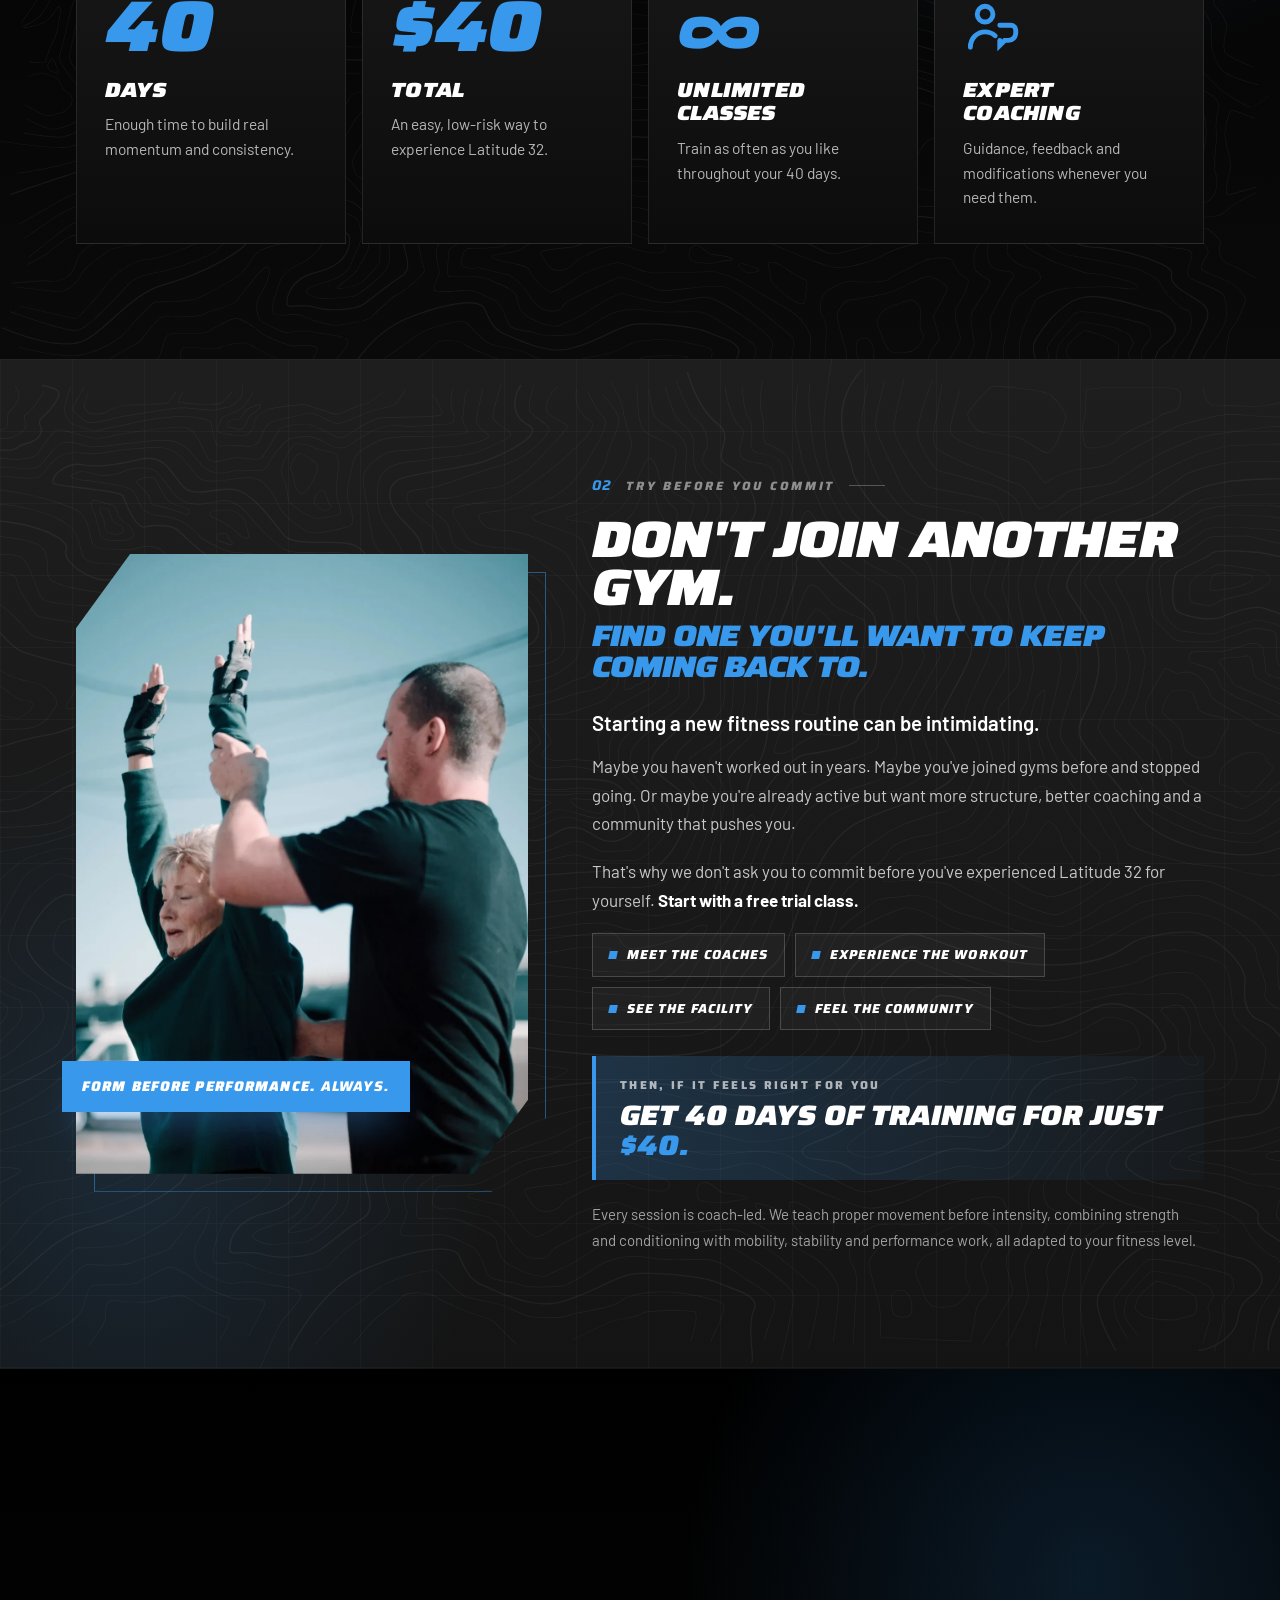
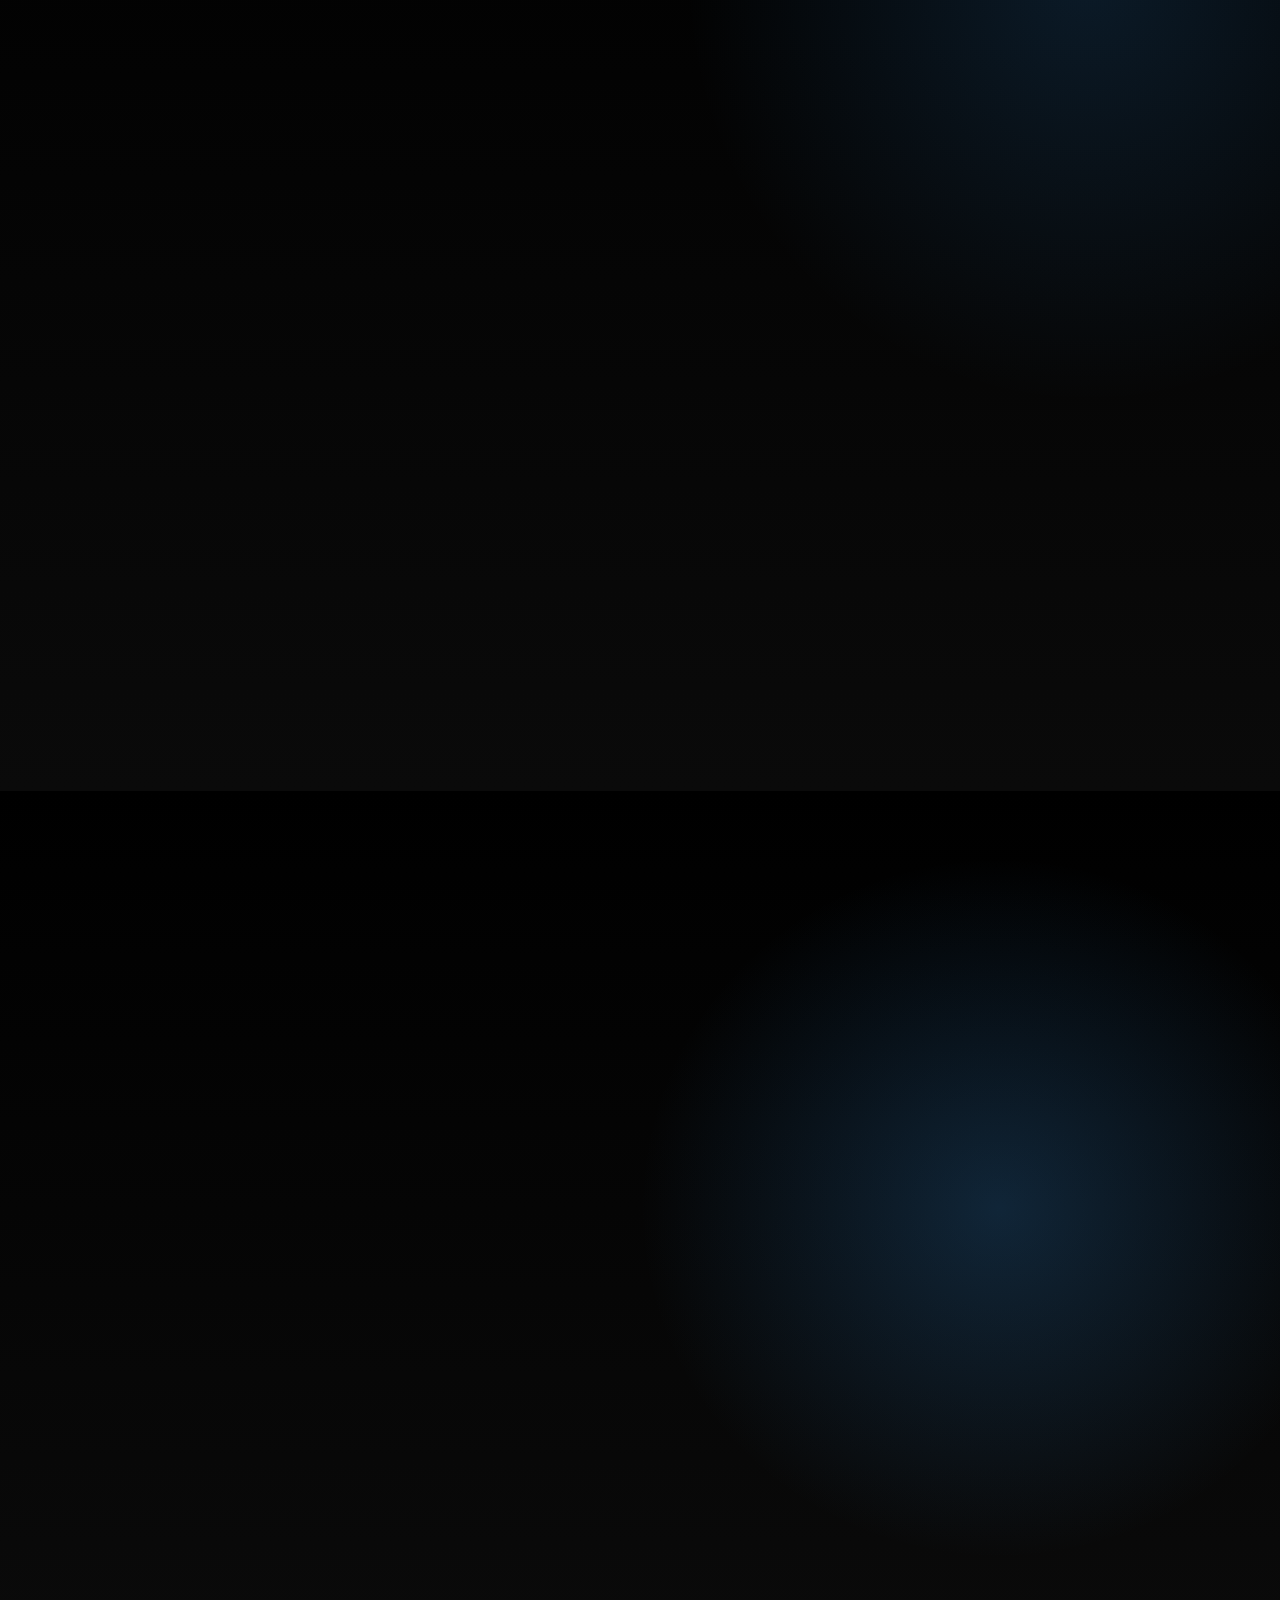
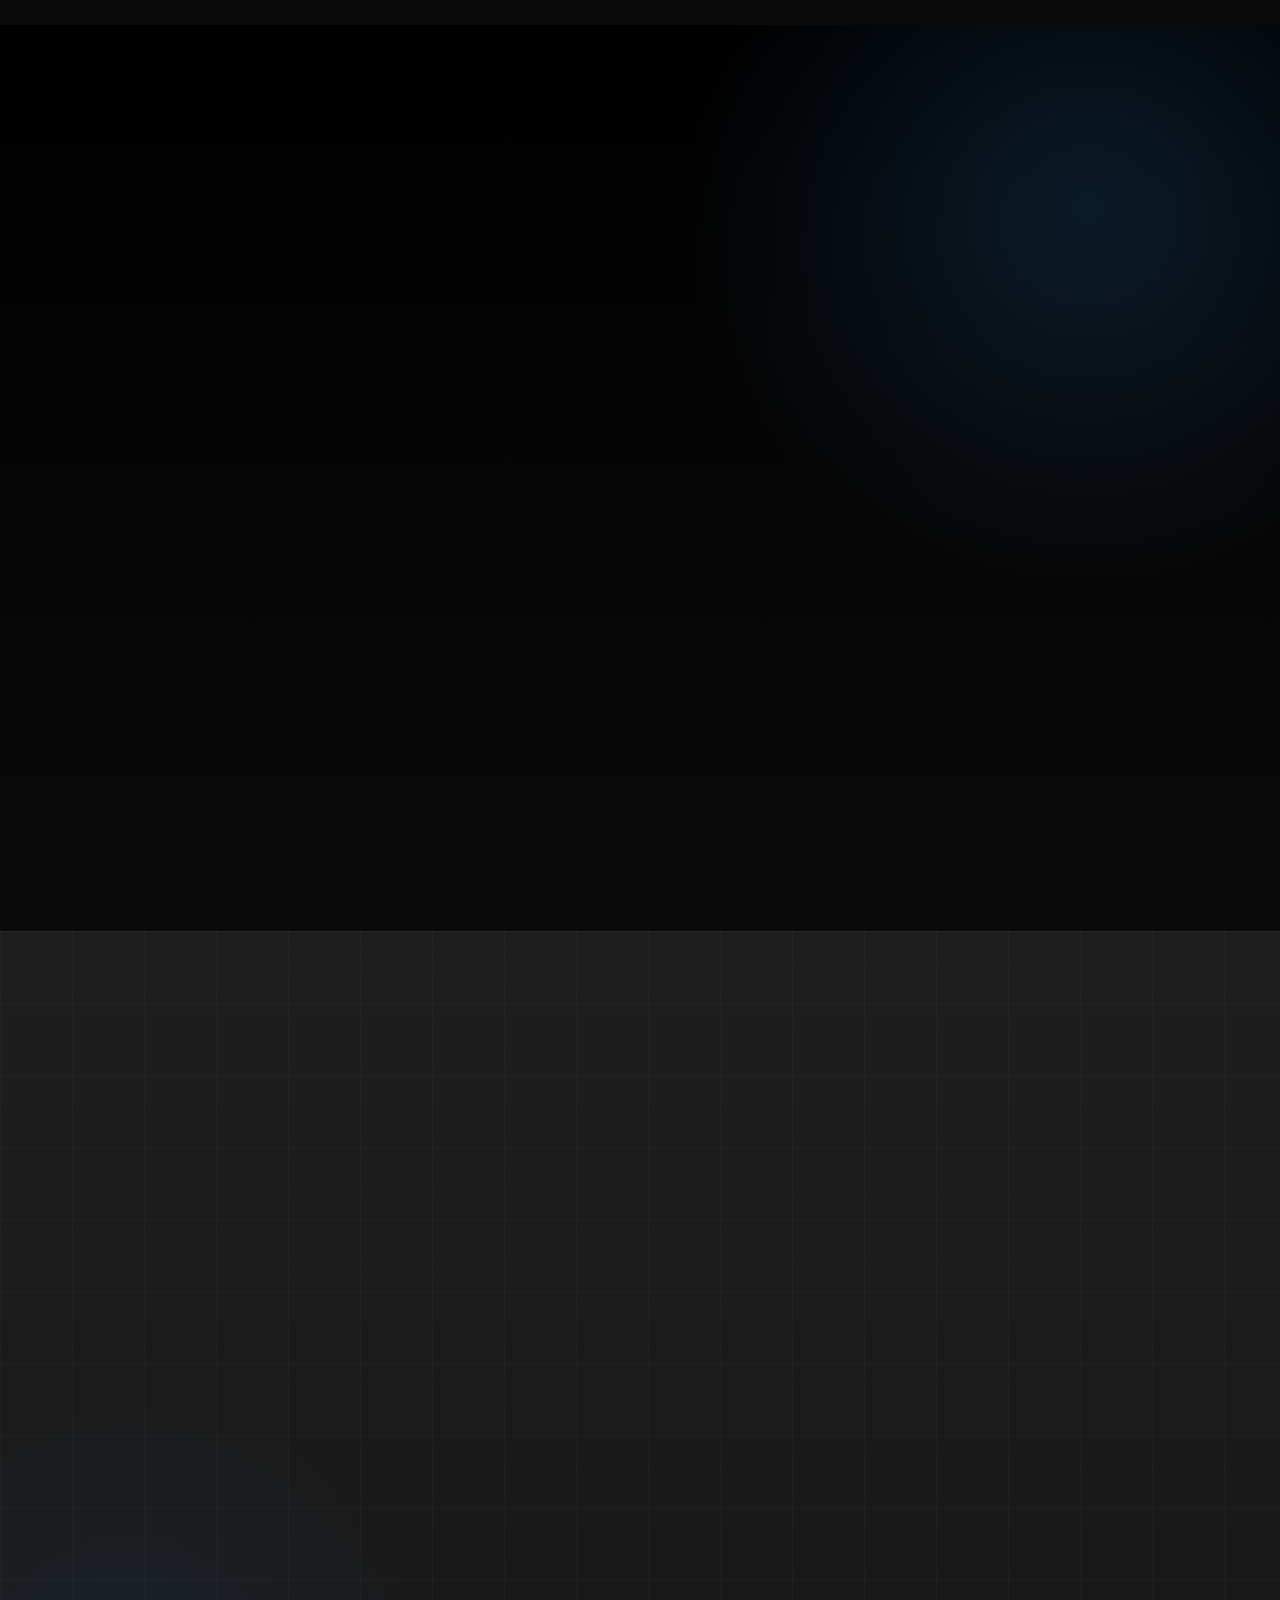
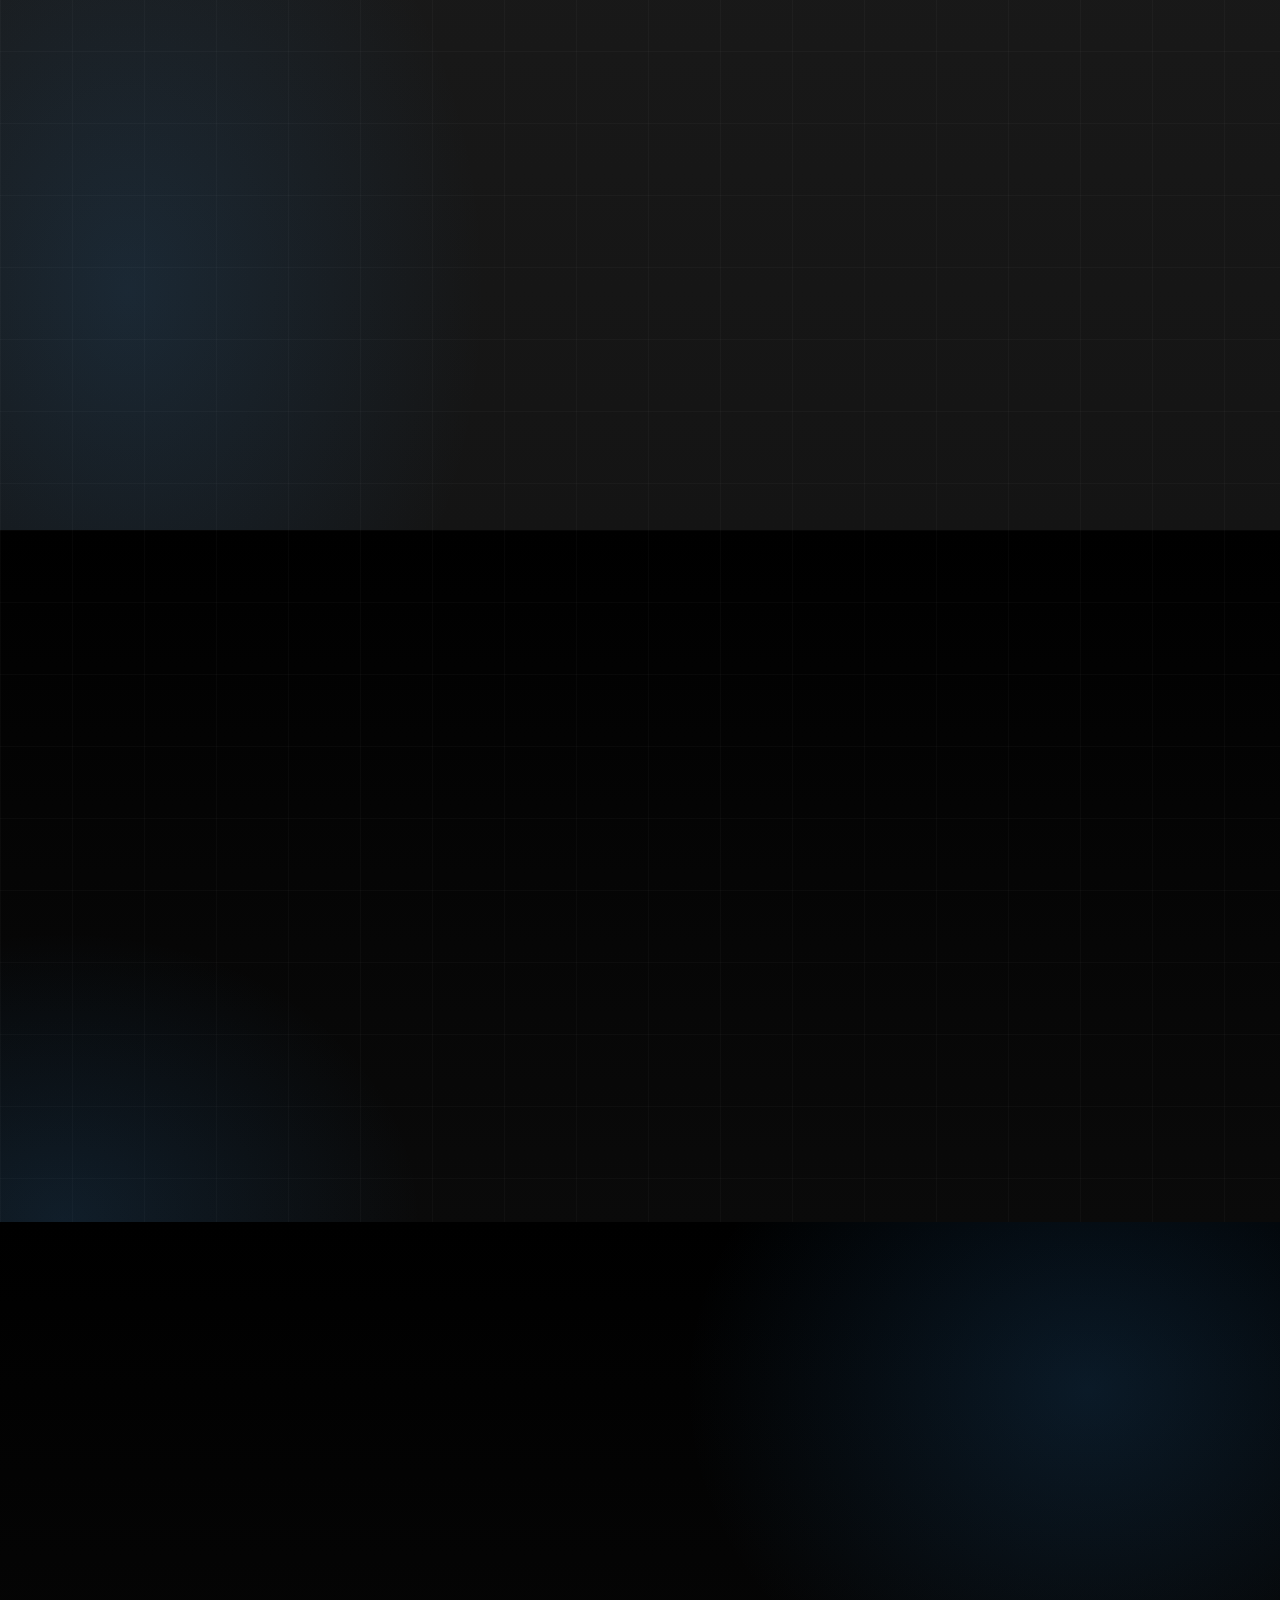
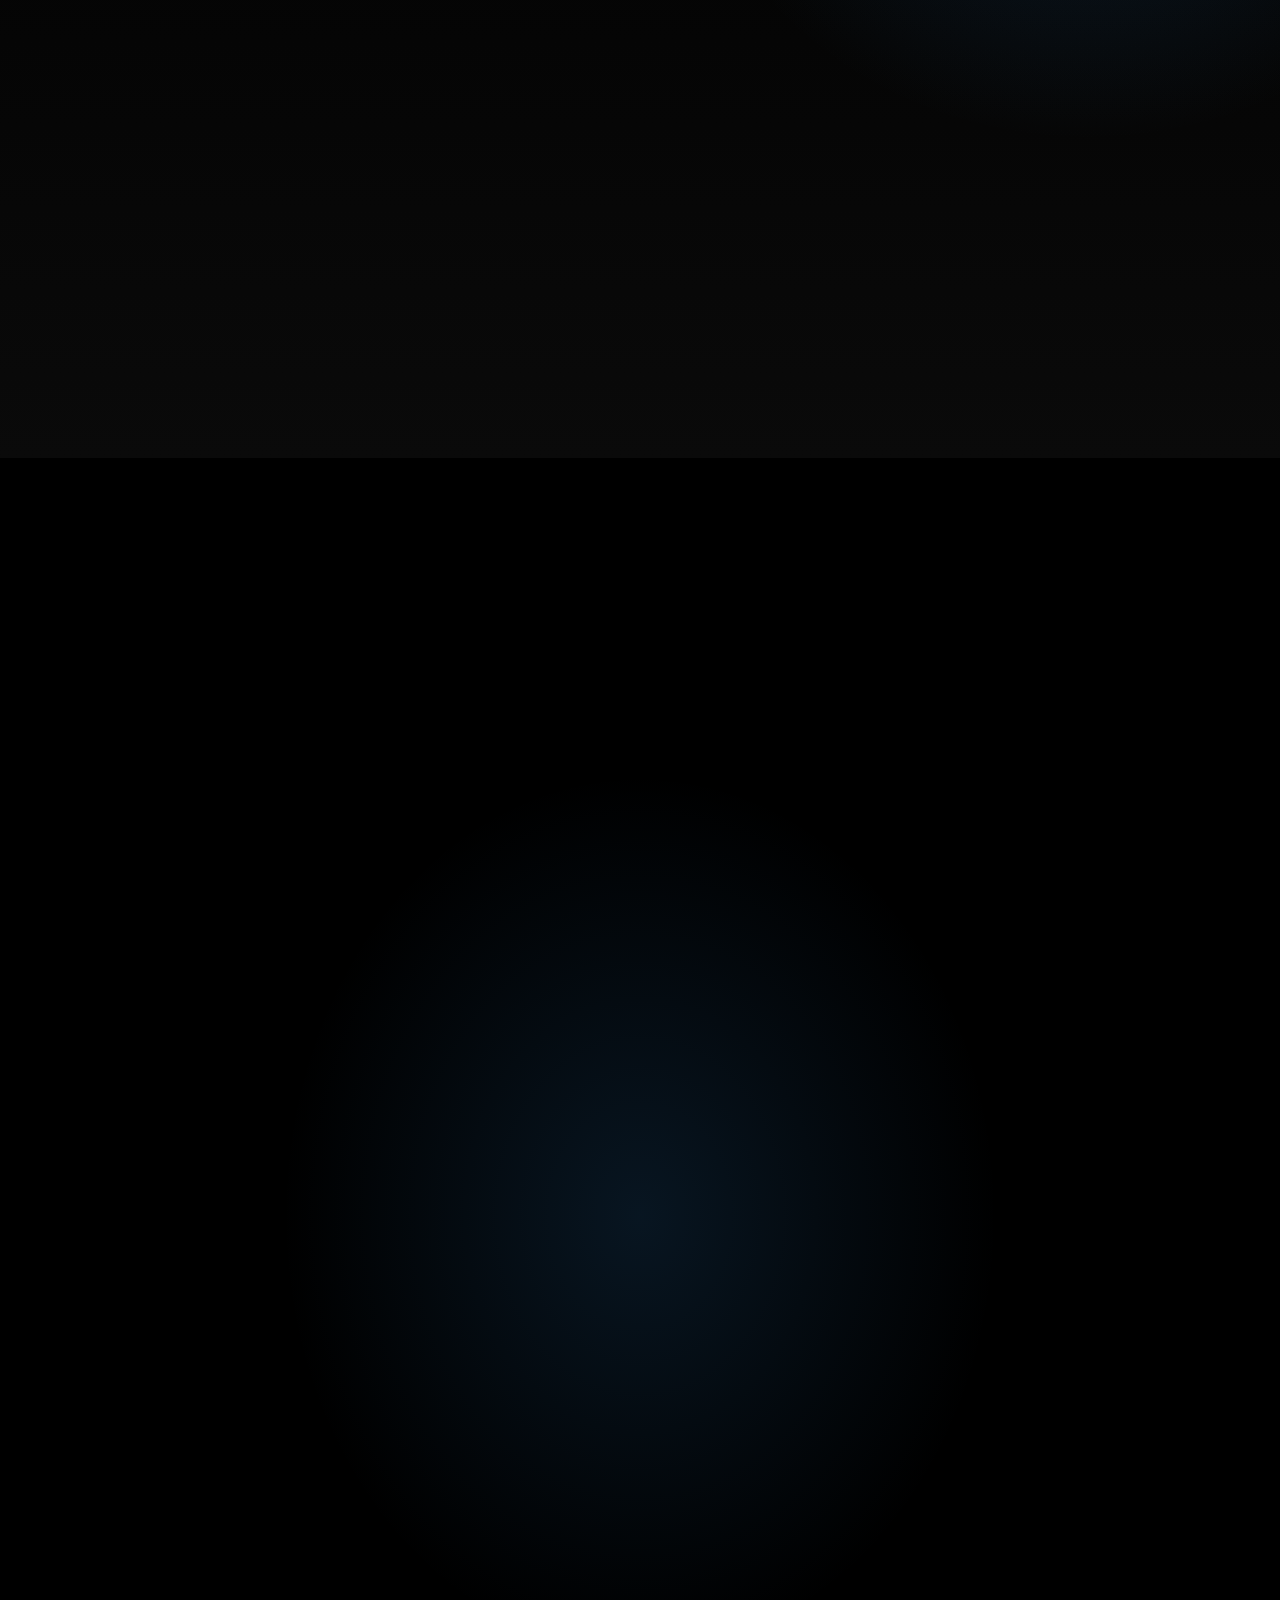
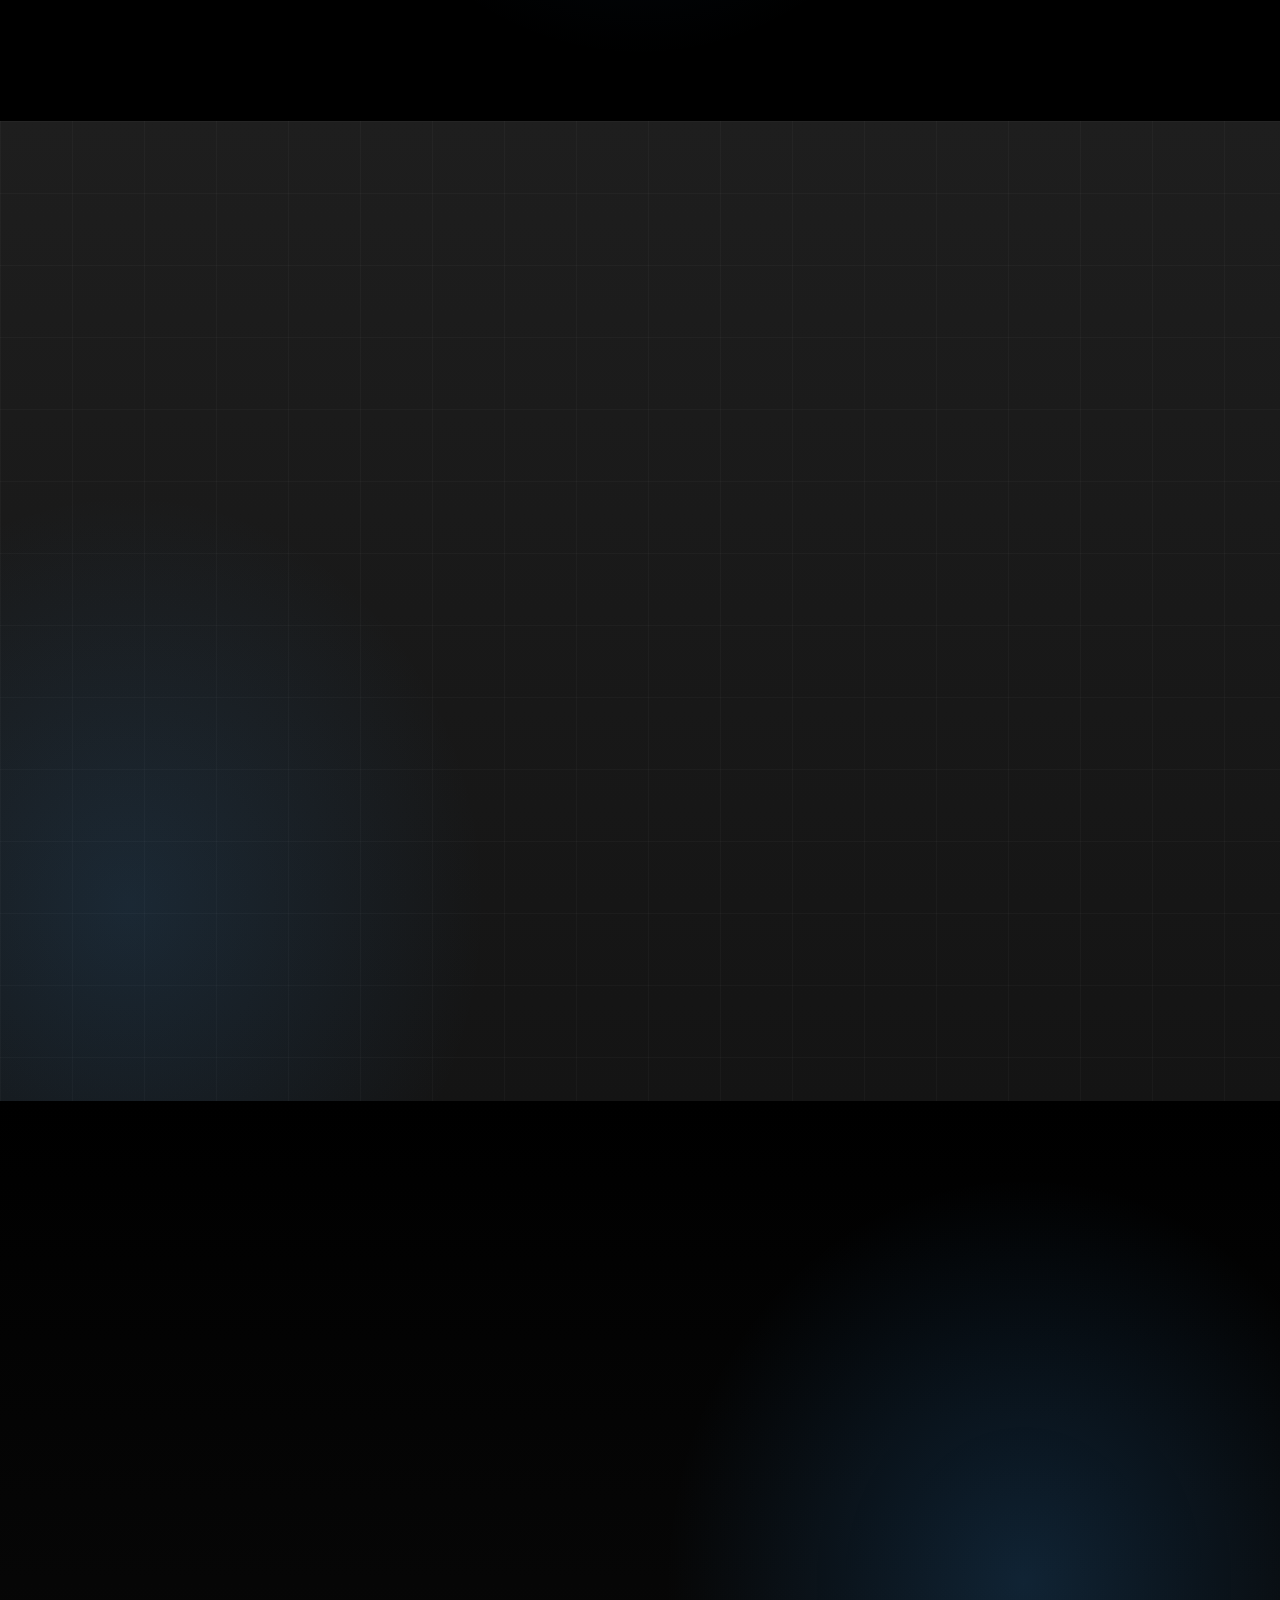
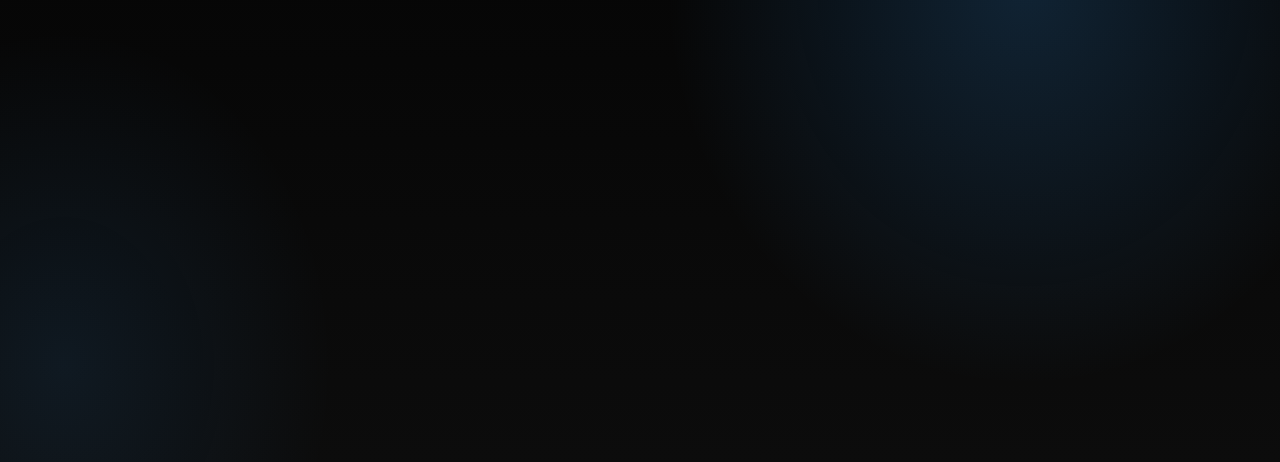
<file: 40-for-40/index.html>
<!DOCTYPE html>
<html lang="en">
<head>
<meta charset="utf-8">
<meta name="viewport" content="width=device-width, initial-scale=1">
<title>$40 for 40 Days Gym Challenge | Latitude 32 Fitness San Diego &amp; El Cajon</title>
<meta name="description" content="Try Latitude 32 Fitness with a free workout, then train for 40 days for just $40. Unlimited strength &amp; conditioning classes in El Cajon and Clairemont, San Diego. All fitness levels welcome.">
<link rel="canonical" href="https://latitude32fitness.com/40-for-40/">
<meta name="robots" content="index,follow,max-image-preview:large">
<meta name="theme-color" content="#000000">
<meta name="geo.region" content="US-CA">
<meta name="geo.placename" content="El Cajon; San Diego">
<meta property="og:type" content="website">
<meta property="og:site_name" content="Latitude 32 Fitness">
<meta property="og:locale" content="en_US">
<meta property="og:title" content="40 Days. $40. Start With Your First Workout FREE. | Latitude 32 Fitness">
<meta property="og:description" content="Try Latitude 32 Fitness with a free workout, then train for 40 days for just $40. Unlimited strength &amp; conditioning classes in El Cajon and Clairemont, San Diego. All fitness levels welcome.">
<meta property="og:url" content="https://latitude32fitness.com/40-for-40/">
<meta property="og:image" content="https://latitude32fitness.com/Images/group-functional-fitness-workout.webp">
<meta property="og:image:alt" content="Coached group strength and conditioning class at Latitude 32 Fitness">
<meta name="twitter:card" content="summary_large_image">
<meta name="twitter:title" content="40 Days. $40. Start With Your First Workout FREE.">
<meta name="twitter:description" content="Try Latitude 32 Fitness with a free workout, then train for 40 days for just $40. Unlimited strength &amp; conditioning classes in El Cajon and Clairemont, San Diego. All fitness levels welcome.">
<meta name="twitter:image" content="https://latitude32fitness.com/Images/group-functional-fitness-workout.webp">
<link rel="icon" href="../Images/logo/latitude32-logo.svg" type="image/svg+xml">
<link rel="preconnect" href="https://fonts.googleapis.com">
<link rel="preconnect" href="https://fonts.gstatic.com" crossorigin>
<link href="https://fonts.googleapis.com/css2?family=Saira:ital,wdth,wght@0,50..125,400..900;1,50..125,500..900&family=Barlow:ital,wght@0,400;0,500;0,600;1,400;1,500&display=swap" rel="stylesheet">
<link rel="preload" as="image" href="../Images/woman-barbell-strength-training.webp" fetchpriority="high">
<link rel="stylesheet" href="../css/style.css">
<link rel="stylesheet" href="../css/home.css">
<link rel="stylesheet" href="../css/pages.css">
<script type="application/ld+json">{"@context":"https://schema.org","@graph":[{"@type":"Organization","@id":"https://latitude32fitness.com/#org","name":"Latitude 32 Fitness","url":"https://latitude32fitness.com/","logo":"https://latitude32fitness.com/Images/logo/latitude32-logo.svg","email":"trevor@latitude32fitness.com","telephone":"+16192733552","sameAs":["https://www.facebook.com/Latitude32Fitness","https://www.instagram.com/latitude32fitness/","https://www.youtube.com/@latitude32fitness91"],"subOrganization":[{"@id":"https://latitude32fitness.com/#el-cajon"},{"@id":"https://latitude32fitness.com/#clairemont"}]},{"@type":"ExerciseGym","@id":"https://latitude32fitness.com/#el-cajon","name":"Latitude 32 Fitness El Cajon","parentOrganization":{"@id":"https://latitude32fitness.com/#org"},"url":"https://latitude32fitness.com/","telephone":"+16192733552","email":"trevor@latitude32fitness.com","image":"https://latitude32fitness.com/Images/group-functional-fitness-workout.webp","priceRange":"$$","address":{"@type":"PostalAddress","streetAddress":"776B Fletcher Parkway","addressLocality":"El Cajon","addressRegion":"CA","postalCode":"92020","addressCountry":"US"},"hasMap":"https://www.google.com/maps/search/?api=1&query=Google&query_place_id=ChIJ0yPLNTBY2YARRVoY9W2tCxM","areaServed":["El Cajon","La Mesa","Santee","San Diego County"],"openingHoursSpecification":[{"@type":"OpeningHoursSpecification","dayOfWeek":["Monday","Tuesday","Wednesday","Thursday"],"opens":"05:00","closes":"20:00"},{"@type":"OpeningHoursSpecification","dayOfWeek":"Friday","opens":"05:00","closes":"10:15"},{"@type":"OpeningHoursSpecification","dayOfWeek":"Saturday","opens":"07:00","closes":"10:00"}]},{"@type":"ExerciseGym","@id":"https://latitude32fitness.com/#clairemont","name":"Latitude 32 Fitness Clairemont","parentOrganization":{"@id":"https://latitude32fitness.com/#org"},"url":"https://latitude32fitness.com/","telephone":"+16192733552","email":"trevor@latitude32fitness.com","image":"https://latitude32fitness.com/Images/group-mobility-floor-exercise.webp","priceRange":"$$","address":{"@type":"PostalAddress","streetAddress":"5529 Clairemont Mesa Blvd","addressLocality":"San Diego","addressRegion":"CA","postalCode":"92117","addressCountry":"US"},"hasMap":"https://www.google.com/maps/search/?api=1&query=Google&query_place_id=ChIJRw4PooD_24ARjlZ4S6aWCZc","areaServed":["Clairemont","San Diego"],"openingHoursSpecification":[{"@type":"OpeningHoursSpecification","dayOfWeek":["Monday","Tuesday","Wednesday","Thursday"],"opens":"06:00","closes":"19:00"},{"@type":"OpeningHoursSpecification","dayOfWeek":"Friday","opens":"06:00","closes":"09:00"},{"@type":"OpeningHoursSpecification","dayOfWeek":"Saturday","opens":"08:00","closes":"09:00"}]},{"@type":"WebPage","@id":"https://latitude32fitness.com/40-for-40/#webpage","url":"https://latitude32fitness.com/40-for-40/","name":"$40 for 40 Days Gym Challenge | Latitude 32 Fitness San Diego & El Cajon","description":"Try Latitude 32 Fitness with a free workout, then train for 40 days for just $40. Unlimited strength & conditioning classes in El Cajon and Clairemont, San Diego. All fitness levels welcome.","about":{"@id":"https://latitude32fitness.com/#org"},"primaryImageOfPage":"https://latitude32fitness.com/Images/group-functional-fitness-workout.webp","inLanguage":"en-US"},{"@type":"Offer","@id":"https://latitude32fitness.com/40-for-40/#offer","name":"40 Days for $40 — Unlimited Strength & Conditioning Classes","description":"Start with a free trial workout, then get 40 days of unlimited coached strength & conditioning classes for $40 at Latitude 32 Fitness in El Cajon or Clairemont, San Diego.","price":"40.00","priceCurrency":"USD","availability":"https://schema.org/InStock","url":"https://latitude32fitness.com/40-for-40/","seller":{"@id":"https://latitude32fitness.com/#org"},"areaServed":["El Cajon","Clairemont","San Diego","La Mesa","Santee"],"eligibleDuration":{"@type":"QuantitativeValue","value":40,"unitCode":"DAY"}}]}</script>
<script type="application/ld+json">{"@context":"https://schema.org","@type":"BreadcrumbList","itemListElement":[{"@type":"ListItem","position":1,"name":"Home","item":"https://latitude32fitness.com/"},{"@type":"ListItem","position":2,"name":"$40 for 40 Days","item":"https://latitude32fitness.com/40-for-40/"}]}</script>
<script type="application/ld+json">{"@context":"https://schema.org","@type":"FAQPage","mainEntity":[{"@type":"Question","name":"Is my first workout really free?","acceptedAnswer":{"@type":"Answer","text":"Yes. Start by booking a free class so you can experience Latitude 32 before deciding whether you want to continue. There's nothing to pay for your first session."}},{"@type":"Question","name":"What is the $40 for 40 Days offer?","acceptedAnswer":{"@type":"Answer","text":"After your free trial, you can continue with our 40 Days for $40 promotion, which includes unlimited access to our coached strength & conditioning classes for 40 days. That's just $1 a day."}},{"@type":"Question","name":"Do I need to be in shape before I start?","acceptedAnswer":{"@type":"Answer","text":"No. Our classes are built for beginners, intermediate and advanced members alike, and your coach will scale or modify every workout to match your current level."}},{"@type":"Question","name":"I've never lifted weights. Can I still join?","acceptedAnswer":{"@type":"Answer","text":"Absolutely. We work with people who are completely new to strength training as well as experienced lifters. Coaches demonstrate each movement and help you with technique and modifications. Our philosophy is simple: Form before Performance. Always."}},{"@type":"Question","name":"What if I have an injury or limitation?","acceptedAnswer":{"@type":"Answer","text":"Let your coach know before training. Our coaches can modify workouts to accommodate injuries and limitations so you can train safely."}},{"@type":"Question","name":"What kind of classes are included?","acceptedAnswer":{"@type":"Answer","text":"Coach-led strength & conditioning group classes that combine strength training, conditioning, mobility and stability work. Every workout is planned for you, so you just show up and train."}},{"@type":"Question","name":"Where are your gyms located?","acceptedAnswer":{"@type":"Answer","text":"We have two San Diego County locations: El Cajon at 776B Fletcher Parkway, El Cajon, CA 92020, and Clairemont at 5529 Clairemont Mesa Blvd, San Diego, CA 92117. Both offer morning and afternoon/evening classes Monday–Thursday, plus Friday and Saturday morning sessions."}},{"@type":"Question","name":"What happens after the 40 days?","acceptedAnswer":{"@type":"Answer","text":"You decide. If you'd like to keep training with Latitude 32, we offer several ongoing membership options and your coach can help you choose the one that fits your goals and schedule."}}]}</script>
<link rel="stylesheet" href="../css/perf.css">
<link rel="stylesheet" href="../css/minimal.css">
<link rel="stylesheet" href="../css/forty.css">
</head>
<body class="inner ff-page">
<a class="skip" href="#main">Skip to content</a>

<main id="main">

<!-- HERO -->
<section class="hx ff-hero" aria-labelledby="ff-h1">
  <div class="hx-lines" aria-hidden="true"></div>
  <div class="wrap hx-grid">
    <div class="hx-copy">
      <img class="ff-logo" src="../Images/logo/latitude32-logo.svg" alt="Latitude 32 Fitness" width="260" height="14">
      <span class="kicker">San Diego &amp; El Cajon <em>· Fitness Special</em></span>
      <h1 id="ff-h1"><span class="a">40 Days.</span> <span class="b">$40.</span> <span class="c">Start With Your First Workout <strong>FREE.</strong></span></h1>
      <p class="sub">Come experience Latitude 32 Fitness with a free trial session. If you love the workout, the coaching and the community, keep going with our <b>40 Days for Just $40</b> special.</p>
      <p class="sub ff-sub2">Get unlimited access to coached strength &amp; conditioning classes and discover a smarter, more supportive way to get stronger, get fitter and stay consistent.</p>
      <div class="ctas">
        <a class="btn btn--xl" href="#claim" data-book>Book My Free Trial<small>Your first workout is FREE • Then 40 days for $40</small></a>
        <a class="btn btn--ghost btn--xl" href="#how">How It Works</a>
      </div>
      <p class="ff-micro"><svg viewBox="0 0 24 24" fill="none" stroke="currentColor" stroke-width="2.6" aria-hidden="true"><path d="M5 12.5l4.5 4.5L19 7.5"/></svg>No experience needed. All fitness levels welcome.</p>
      <div class="hx-locs">
        <a href="#locations"><span class="n">01</span><span><b>El Cajon</b><small>776B Fletcher Parkway</small></span><svg width="18" height="18" viewBox="0 0 24 24" fill="none" stroke="currentColor" stroke-width="2.2"><path d="M5 12h14M13 6l6 6-6 6"/></svg></a>
        <a href="#locations"><span class="n">02</span><span><b>Clairemont</b><small>5529 Clairemont Mesa Blvd</small></span><svg width="18" height="18" viewBox="0 0 24 24" fill="none" stroke="currentColor" stroke-width="2.2"><path d="M5 12h14M13 6l6 6-6 6"/></svg></a>
      </div>
    </div>
    <div class="hx-media">
      <div class="hx-frame"><img src="../Images/woman-barbell-strength-training.webp" alt="Woman strength training with a barbell during a coached class at Latitude 32 Fitness in El Cajon" width="1080" height="1920" fetchpriority="high" decoding="async"></div>
      <a class="spin hx-spin" href="#claim" data-book aria-label="First workout free, then 40 days for $40 — book your free trial">
        <svg class="ring" viewBox="0 0 200 200" aria-hidden="true"><defs><path id="circ" d="M100,100 m-80,0 a80,80 0 1,1 160,0 a80,80 0 1,1 -160,0"/></defs><text><textPath href="#circ" textLength="496" lengthAdjust="spacingAndGlyphs">First workout FREE • Then 40 days for $40 • Unlimited classes •</textPath></text></svg>
        <span class="core"><b>$40</b><small>40 Days</small></span>
      </a>
    </div>
  </div>
</section>
<div class="ticker sub-tk" aria-hidden="true"><div class="tk"><span>One free workout.</span><span>Then 40 days for $40.</span><span>Unlimited classes.</span><span>Expert coaching.</span><span>All fitness levels.</span><span>Just $1 a day.</span><span>One free workout.</span><span>Then 40 days for $40.</span><span>Unlimited classes.</span><span>Expert coaching.</span><span>All fitness levels.</span><span>Just $1 a day.</span></div></div>

<!-- 01 OFFER STRIP -->
<section class="cf cf-k ff-offer" aria-labelledby="off-h">
  <div class="lines" aria-hidden="true" style="opacity:.06"></div>
  <div class="wrap">
    <div class="get-head">
      <div class="rv"><div class="secno"><b>01</b>The Offer</div><h2 id="off-h">One free workout. <em>Then 40 days for $40.</em></h2></div>
      <a class="btn rv rv-d1" href="#claim" data-book>Claim My Free Trial<span class="arr">→</span></a>
    </div>
    <div class="ff-stats">
      <article class="ff-stat rv"><span class="big">40</span><h3>Days</h3><p>Enough time to build real momentum and consistency.</p></article>
      <article class="ff-stat rv rv-d1"><span class="big">$40</span><h3>Total</h3><p>An easy, low-risk way to experience Latitude 32.</p></article>
      <article class="ff-stat rv rv-d2"><span class="big">∞</span><h3>Unlimited Classes</h3><p>Train as often as you like throughout your 40 days.</p></article>
      <article class="ff-stat rv rv-d3"><span class="big ff-ic"><svg viewBox="0 0 24 24" fill="none" stroke="currentColor" stroke-width="2" stroke-linecap="round"><circle cx="9" cy="7" r="3.2"/><path d="M3 20.5c0-3.6 2.7-6.3 6-6.3 1.6 0 3 .6 4.1 1.6"/><path d="M15 11.5h4.5a2 2 0 012 2v1.2a3 3 0 01-3 3H17l-2 2v-2"/></svg></span><h3>Expert Coaching</h3><p>Guidance, feedback and modifications whenever you need them.</p></article>
    </div>
  </div>
</section>

<!-- 02 DON'T JOIN ANOTHER GYM -->
<section class="cf cf-c ff-why" aria-labelledby="why-h">
  <div class="lines" aria-hidden="true" style="opacity:.05"></div>
  <div class="wrap ff-split">
    <figure class="ff-pic rv"><img src="../Images/assisted-mobility-stretching.webp" alt="Latitude 32 coach assisting a member with mobility stretching" loading="lazy" width="520" height="620"><figcaption><b>Form before Performance.</b> Always.</figcaption></figure>
    <div class="ff-copy rv rv-d1">
      <div class="secno"><b>02</b>Try before you commit</div>
      <h2 id="why-h">Don't join another gym. <em>Find one you'll want to keep coming back to.</em></h2>
      <p class="lead">Starting a new fitness routine can be intimidating.</p>
      <p>Maybe you haven't worked out in years. Maybe you've joined gyms before and stopped going. Or maybe you're already active but want more structure, better coaching and a community that pushes you.</p>
      <p>That's why we don't ask you to commit before you've experienced Latitude 32 for yourself. <b>Start with a free trial class.</b></p>
      <ul class="ff-chips" aria-label="What you'll experience in your free class">
        <li>Meet the coaches</li><li>Experience the workout</li><li>See the facility</li><li>Feel the community</li>
      </ul>
      <div class="ff-then"><small>Then, if it feels right for you</small><strong>Get 40 days of training for just <span>$40.</span></strong></div>
      <p class="ff-note">Every session is coach-led. We teach proper movement before intensity, combining strength and conditioning with mobility, stability and performance work, all adapted to your fitness level.</p>
    </div>
  </div>
</section>

<!-- 03 WHAT YOU GET -->
<section class="cf cf-k" id="get" aria-labelledby="get-h">
  <div class="lines" aria-hidden="true" style="opacity:.05"></div>
  <div class="wrap">
    <div class="get-head"><div class="rv"><div class="secno"><b>03</b>What do you get for $40?</div><h2 id="get-h">More than access to a gym. <em>40 days to build a routine.</em></h2></div></div>
    <div class="wcards ff-8">
      <article class="wc rv"><div class="top"><span class="ic"><svg viewBox="0 0 24 24" fill="none" stroke="currentColor" stroke-width="2" stroke-linecap="round"><path d="M6.5 6.5v11M17.5 6.5v11M3.5 9v6M20.5 9v6M6.5 12h11"/></svg></span><span class="no">01</span></div><h3>Unlimited Strength &amp; Conditioning Classes</h3><p>Train throughout the promotion instead of being limited to a handful of workouts.</p></article>
      <article class="wc rv rv-d1"><div class="top"><span class="ic"><svg viewBox="0 0 24 24" fill="none" stroke="currentColor" stroke-width="2" stroke-linecap="round"><circle cx="9" cy="7" r="3.2"/><path d="M3 20.5c0-3.6 2.7-6.3 6-6.3 1.6 0 3 .6 4.1 1.6"/><path d="M15 11.5h4.5a2 2 0 012 2v1.2a3 3 0 01-3 3H17l-2 2v-2"/></svg></span><span class="no">02</span></div><h3>Professional Coaching</h3><p>Your coach explains the workout, guides the session and helps you train with proper form.</p></article>
      <article class="wc rv rv-d2"><div class="top"><span class="ic"><svg viewBox="0 0 24 24" fill="none" stroke="currentColor" stroke-width="2" stroke-linecap="round"><path d="M4 20V14M10 20V9M16 20V12M22 20V5"/></svg></span><span class="no">03</span></div><h3>Workouts for Every Fitness Level</h3><p>Brand new, experienced lifter or somewhere in between, the programming adapts to you.</p></article>
      <article class="wc rv rv-d3"><div class="top"><span class="ic"><svg viewBox="0 0 24 24" fill="none" stroke="currentColor" stroke-width="2" stroke-linecap="round"><path d="M5 12.5l4.5 4.5L19 7.5"/></svg></span><span class="no">04</span></div><h3>Form &amp; Technique Guidance</h3><p>"Form before Performance. Always." Learn to move well before adding intensity or load.</p></article>
      <article class="wc rv"><div class="top"><span class="ic"><svg viewBox="0 0 24 24" fill="none" stroke="currentColor" stroke-width="2" stroke-linecap="round"><path d="M3 17l6-6 4 4 8-8"/><path d="M15 7h6v6"/></svg></span><span class="no">05</span></div><h3>Progress &amp; Goal Setting</h3><p>Build strength and endurance while working toward goals that matter to you.</p></article>
      <article class="wc rv rv-d1"><div class="top"><span class="ic"><svg viewBox="0 0 24 24" fill="none" stroke="currentColor" stroke-width="2" stroke-linecap="round"><circle cx="12" cy="7" r="3"/><circle cx="5" cy="9" r="2.2"/><circle cx="19" cy="9" r="2.2"/><path d="M7 20a5 5 0 0110 0M1.5 18.5a3.8 3.8 0 015-3.4M22.5 18.5a3.8 3.8 0 00-5-3.4"/></svg></span><span class="no">06</span></div><h3>Community &amp; Accountability</h3><p>Train alongside people who encourage you to show up, work hard and keep progressing.</p></article>
      <article class="wc rv rv-d2"><div class="top"><span class="ic"><svg viewBox="0 0 24 24" fill="none" stroke="currentColor" stroke-width="2" stroke-linecap="round"><rect x="3.5" y="5" width="17" height="15.5" rx="1"/><path d="M3.5 10h17M8 3v4M16 3v4M8.5 15l2.2 2 4.3-4.2"/></svg></span><span class="no">07</span></div><h3>Variety Without Guesswork</h3><p>Your workout is already planned. Just show up and let your coaches guide you.</p></article>
      <a class="wc ff-cta-card rv rv-d3" href="#claim" data-book><span class="k">Start here</span><h3>Start with my <span>free class</span></h3><p>FREE first workout → Then 40 days for $40</p><span class="go">Book now <svg viewBox="0 0 24 24" fill="none" stroke="currentColor" stroke-width="2.2"><path d="M5 12h14M13 6l6 6-6 6"/></svg></span></a>
    </div>
  </div>
</section>

<!-- 04 WHY $40 FOR 40 DAYS -->
<section class="cf cf-c of6" aria-labelledby="val-h">
  <div class="lines" aria-hidden="true" style="opacity:.06"></div>
  <div class="wrap of6g">
    <div class="rv">
      <div class="secno"><b>04</b>Why $40 for 40 days?</div>
      <h2 id="val-h">One workout shows you what we're like. <span>40 days show you what consistency feels like.</span></h2>
      <div class="pnl">
        <div class="ph"><span class="ic"><svg viewBox="0 0 24 24" fill="none" stroke="currentColor" stroke-width="2.4"><path d="M5 12.5l4.5 4.5L19 7.5"/></svg></span><h3><small>01</small>Try us first</h3></div>
        <p>Instead of paying for a traditional membership before you know whether a gym is right for you, start with a free session.</p>
      </div>
      <div class="pnl">
        <div class="ph"><span class="ic"><svg viewBox="0 0 24 24" fill="none" stroke="currentColor" stroke-width="2.2" stroke-linecap="round"><path d="M3 17l6-6 4 4 8-8"/><path d="M15 7h6v6"/></svg></span><h3><small>02</small>Then give yourself 40 days</h3></div>
        <p>Experience the training, coaches and community for 40 days of unlimited classes.</p>
        <p class="w">Decide after you've experienced it.</p>
      </div>
    </div>
    <aside class="ocard2 rv rv-d1" aria-label="40 Days for $40 offer">
      <div class="rib"><span>40 Days · $40</span></div>
      <div class="pr"><b>$1<em>/day</em></b></div>
      <div class="sp">40 Days. $40. Unlimited Training.</div>
      <p class="inc">Your path :</p>
      <ul>
        <li><span>Your first workout</span><s class="ff-free">FREE</s></li>
        <li><span>40 days of unlimited classes</span><s class="ff-free">$40 total</s></li>
        <li><span>Unlimited membership value</span><s>(Normally $129 / mo)</s></li>
        <li><span>Coaching, community &amp; accountability</span><s class="ff-free">Included</s></li>
      </ul>
      <a class="btn btn--xl" href="#claim" data-book>Book My Free Trial<span class="arr">→</span></a>
    </aside>
  </div>
</section>

<!-- 05 BEGINNERS -->
<section class="cf cf-k" aria-labelledby="new-h">
  <div class="wrap">
    <div class="who-top">
      <div class="rv"><div class="secno"><b>05</b>Never lifted before?</div><h2 id="new-h">You're exactly the kind of person <em class="blue">we can help.</em></h2></div>
      <p class="rv rv-d1">Every session is led by a professional coach who walks you through the workout, demonstrates each movement and modifies exercises for your ability, injuries or limitations. <b>You bring yourself. We'll help with the rest.</b></p>
    </div>
    <div class="who-cards">
      <a class="whc rv" href="#claim" data-book><img src="../Images/woman-dumbbell-plank-workout.webp" alt="Beginner-friendly dumbbell plank workout at Latitude 32 Fitness" loading="lazy" width="420" height="440"><span class="n">01</span><span class="tag">No pressure</span><h3>You don't have to "get in shape" first</h3><span class="go">Try a Class Free <svg viewBox="0 0 24 24" fill="none" stroke="currentColor" stroke-width="2.2"><path d="M5 12h14M13 6l6 6-6 6"/></svg></span></a>
      <a class="whc rv rv-d1" href="#claim" data-book><img src="../Images/man-dumbbell-floor-press.webp" alt="Member learning a dumbbell floor press at Latitude 32 Fitness" loading="lazy" width="420" height="440"><span class="n">02</span><span class="tag">We'll teach you</span><h3>You don't need to know how to lift</h3><span class="go">Try a Class Free <svg viewBox="0 0 24 24" fill="none" stroke="currentColor" stroke-width="2.2"><path d="M5 12h14M13 6l6 6-6 6"/></svg></span></a>
      <a class="whc rv rv-d2" href="#claim" data-book><img src="../Images/group-mobility-floor-exercise.webp" alt="Group fitness class doing mobility floor exercises in Clairemont, San Diego" loading="lazy" width="420" height="440"><span class="n">03</span><span class="tag">Your pace</span><h3>You don't need to keep up with anyone</h3><span class="go">Try a Class Free <svg viewBox="0 0 24 24" fill="none" stroke="currentColor" stroke-width="2.2"><path d="M5 12h14M13 6l6 6-6 6"/></svg></span></a>
    </div>
  </div>
</section>

<!-- 06 REAL PEOPLE -->
<section class="cf cf-c" aria-labelledby="love-h">
  <div class="lines" aria-hidden="true" style="opacity:.05"></div>
  <div class="wrap rr5">
    <div>
      <div class="secno rv"><b>06</b>Our members love us</div>
      <h2 id="love-h" class="rv">Real People. <span>Real Experiences.</span></h2>
      <div class="ff-quotes rv">
        <blockquote><q>Excellent gym! The coaches genuinely care about each individual, they provide helpful feedback and the class feels like a one to one personal training because of the coaches' attention to everyone.</q><cite>Danny Samuel<small>Member since 2024</small></cite></blockquote>
        <blockquote><q>Their coaches are great and encouraging and they modify workouts as needed to fit your level. I recommend 100%.</q><cite>Clinton Jackson<small>Member since 2023</small></cite></blockquote>
        <blockquote><q>As someone who had never lifted weights her whole life, coach Trev and coach D were both SO patient but still pushed me to do my best!</q><cite>Sophia LeCompte<small>Member since 2023</small></cite></blockquote>
      </div>
    <div class="rs rv">
      <div class="rs-head"><h3>Member Results</h3><div class="rs-ctrl"><span class="rs-count"><b>01</b> / 08</span><button class="rs-btn" data-rs-prev aria-label="Previous results"><svg viewBox="0 0 24 24" fill="none" stroke="currentColor" stroke-width="2.2"><path d="M19 12H5M11 6l-6 6 6 6"/></svg></button><button class="rs-btn" data-rs-next aria-label="Next results"><svg viewBox="0 0 24 24" fill="none" stroke="currentColor" stroke-width="2.2"><path d="M5 12h14M13 6l6 6-6 6"/></svg></button></div></div>
      <div class="rs-track" tabindex="0" aria-label="Latitude 32 member results"><figure class="rs-card"><img src="../Images/Fitness%20challenges/30-day-transformation-woman-4lb-weight-loss.webp" alt="30-day transformation — 4 lb weight loss — Latitude 32 Fitness member" loading="lazy" width="300" height="400"><figcaption><b>30-Day Transformation<br>4 lb weight loss</b><span>01</span></figcaption></figure><figure class="rs-card"><img src="../Images/Fitness%20challenges/30-day-results-man-5lb-weight-loss.webp" alt="30-day results — 5 lb weight loss — Latitude 32 Fitness member" loading="lazy" width="300" height="400"><figcaption><b>30-Day Results<br>5 lb weight loss</b><span>02</span></figcaption></figure><figure class="rs-card"><img src="../Images/Fitness%20challenges/30-day-results-woman-muscle-gain-waist-loss.webp" alt="30-day results — muscle gain and waist loss — Latitude 32 Fitness member" loading="lazy" width="300" height="400"><figcaption><b>30-Day Results<br>Muscle gain · waist loss</b><span>03</span></figcaption></figure><figure class="rs-card"><img src="../Images/Fitness%20challenges/30-day-transformation-man-9lb-weight-loss.webp" alt="30-day transformation — 9 lb weight loss — Latitude 32 Fitness member" loading="lazy" width="300" height="400"><figcaption><b>30-Day Transformation<br>9 lb weight loss</b><span>04</span></figcaption></figure><figure class="rs-card"><img src="../Images/Fitness%20challenges/30-day-transformation-woman-4-5lb-weight-loss.webp" alt="30-day transformation — 4.5 lb weight loss — Latitude 32 Fitness member" loading="lazy" width="300" height="400"><figcaption><b>30-Day Transformation<br>4.5 lb weight loss</b><span>05</span></figcaption></figure><figure class="rs-card"><img src="../Images/Fitness%20challenges/30-day-results-woman-thumbs-up-body-fat-loss.webp" alt="30-day results — body fat loss — Latitude 32 Fitness member" loading="lazy" width="300" height="400"><figcaption><b>30-Day Results<br>Body fat loss</b><span>06</span></figcaption></figure><figure class="rs-card"><img src="../Images/Fitness%20challenges/30-day-transformation-man-body-fat-loss-muscle-gain.webp" alt="30-day transformation — body fat loss and muscle gain — Latitude 32 Fitness member" loading="lazy" width="300" height="400"><figcaption><b>30-Day Transformation<br>Body fat loss · muscle gain</b><span>07</span></figcaption></figure><figure class="rs-card"><img src="../Images/Fitness%20challenges/30-day-transformation-woman-muscle-gain-body-fat-loss.webp" alt="30-day transformation — muscle gain and body fat loss — Latitude 32 Fitness member" loading="lazy" width="300" height="400"><figcaption><b>30-Day Transformation<br>Muscle gain · body fat loss</b><span>08</span></figcaption></figure></div>
      <div class="rs-bar" aria-hidden="true"><i></i></div>
    </div>
    </div>
    <aside class="pin-cta rv rv-d1">
      <div class="img"><img src="../Images/group-functional-fitness-workout.webp" alt="Coached group functional fitness workout at Latitude 32 Fitness" loading="lazy" width="330" height="300"></div>
      <div class="bd"><h3>Try us free. <span>Then 40 days for $40.</span></h3><a class="btn btn--xl" href="#claim" data-book>Book My Free Class<span class="arr">→</span></a><small>No experience needed. Just come ready to move.</small></div>
    </aside>
  </div>
</section>

<!-- REVIEWS WALL -->
<section class="h2-reviews" id="testimonials" aria-labelledby="t-h">
  <div class="wrap top">
    <div class="rv"><span class="eyebrow">What members say</span><h2 id="t-h">Testimonials</h2></div>
    <div class="score rv rv-d1"><b>5.0</b><div><div class="stars">★★★★★</div><small>Member reviews</small></div></div>
  </div>
  <div class="wall">
    <div class="wall-row"><article class="rc"><div class="stars" aria-label="5 out of 5 stars">★★★★★</div><q>I love it! The coaches, the workouts &amp; the people! It's always fun &amp; a great workout! You get to know everyone's names. Coaches walk around and correct form if needed &amp; hypes you up at the same time. Everyone helps each other push.</q><div class="who">Sharee Grant<small>Member since 2023</small></div></article><article class="rc"><div class="stars" aria-label="5 out of 5 stars">★★★★★</div><q>great gym, amazing coaches, a good variety of equipment to help reach your goals.my favorite thing is the coaches, i struggle with finding proper form and they are always right there to assist. they also have great music playing to help the pump.</q><div class="who">Leslie Wood<small>Member since 2023</small></div></article><article class="rc"><div class="stars" aria-label="5 out of 5 stars">★★★★★</div><q>It's a life changing gym experience and I highly recommend it. Small and private gym that feels more personal. The trainers are really awesome and helpful, they make you feel really comfortable. I look forward to walking through the doors and always feel amazing when I leave. Everyday is a new training, so it is never boring.</q><div class="who">Alejandra Ortega<small>Member since 2022</small></div></article><article class="rc"><div class="stars" aria-label="5 out of 5 stars">★★★★★</div><q>Big shout out to Coach Trevor and Coach D! They pushed me with grace to achieve and exceed my goals. I feel great and I look GREAT! I could NOT have down this on my OWN. Thank you Latitude 32!</q><div class="who">Haylie Kotas<small>Member since 2022</small></div></article><article class="rc"><div class="stars" aria-label="5 out of 5 stars">★★★★★</div><q>Very welcoming, great workout classes and you will definitely get results! Very happy to have been introduced to this gym!</q><div class="who">Sarah<small>Member since 2022</small></div></article><article class="rc"><div class="stars" aria-label="5 out of 5 stars">★★★★★</div><q>I love coming here. The coaches are friendly &amp; push you to reach your potential. The workouts are challenging but rewarding. It's a great workout environment ☺️</q><div class="who">Janessa Richardson<small>Member since 2024</small></div></article><article class="rc" aria-hidden="true"><div class="stars" aria-label="5 out of 5 stars">★★★★★</div><q>I love it! The coaches, the workouts &amp; the people! It's always fun &amp; a great workout! You get to know everyone's names. Coaches walk around and correct form if needed &amp; hypes you up at the same time. Everyone helps each other push.</q><div class="who">Sharee Grant<small>Member since 2023</small></div></article><article class="rc" aria-hidden="true"><div class="stars" aria-label="5 out of 5 stars">★★★★★</div><q>great gym, amazing coaches, a good variety of equipment to help reach your goals.my favorite thing is the coaches, i struggle with finding proper form and they are always right there to assist. they also have great music playing to help the pump.</q><div class="who">Leslie Wood<small>Member since 2023</small></div></article><article class="rc" aria-hidden="true"><div class="stars" aria-label="5 out of 5 stars">★★★★★</div><q>It's a life changing gym experience and I highly recommend it. Small and private gym that feels more personal. The trainers are really awesome and helpful, they make you feel really comfortable. I look forward to walking through the doors and always feel amazing when I leave. Everyday is a new training, so it is never boring.</q><div class="who">Alejandra Ortega<small>Member since 2022</small></div></article><article class="rc" aria-hidden="true"><div class="stars" aria-label="5 out of 5 stars">★★★★★</div><q>Big shout out to Coach Trevor and Coach D! They pushed me with grace to achieve and exceed my goals. I feel great and I look GREAT! I could NOT have down this on my OWN. Thank you Latitude 32!</q><div class="who">Haylie Kotas<small>Member since 2022</small></div></article><article class="rc" aria-hidden="true"><div class="stars" aria-label="5 out of 5 stars">★★★★★</div><q>Very welcoming, great workout classes and you will definitely get results! Very happy to have been introduced to this gym!</q><div class="who">Sarah<small>Member since 2022</small></div></article><article class="rc" aria-hidden="true"><div class="stars" aria-label="5 out of 5 stars">★★★★★</div><q>I love coming here. The coaches are friendly &amp; push you to reach your potential. The workouts are challenging but rewarding. It's a great workout environment ☺️</q><div class="who">Janessa Richardson<small>Member since 2024</small></div></article></div>
  </div>
</section>

<!-- 07 HOW IT WORKS -->
<section class="cf cf-k" id="how" aria-labelledby="how-h">
  <div class="lines" aria-hidden="true" style="opacity:.06"></div>
  <div class="wrap">
    <div class="get-head"><div class="rv"><div class="secno"><b>07</b>How it works</div><h2 id="how-h">Four simple steps. <em>Your first one is free.</em></h2></div></div>
    <ol class="ff-steps">
      <li class="rv"><span class="num">01</span><h3>Book your free trial</h3><p>Choose your preferred Latitude 32 location and schedule your first class.</p><span class="pill">Cost: $0</span></li>
      <li class="rv rv-d1"><span class="num">02</span><h3>Experience Latitude 32</h3><p>Meet the coaches, try the training and see whether the environment is right for you.</p><span class="pill">No experience required</span></li>
      <li class="rv rv-d2"><span class="num">03</span><h3>Unlock 40 days for $40</h3><p>Like what you experienced? Continue with 40 days of unlimited strength &amp; conditioning training.</p><span class="pill">$40 · 40 days</span></li>
      <li class="rv rv-d3"><span class="num">04</span><h3>Build your momentum</h3><p>Keep showing up. Get coached. Get stronger. Build the consistency that turns fitness into a lifestyle.</p><span class="pill">Get stronger</span></li>
    </ol>
    <div class="jfoot rv"><strong>Start FREE. Then train 40 days for <span>only $40.</span></strong><a class="btn" href="#claim" data-book>Yes — Book My Free Trial<span class="arr">→</span></a></div>
  </div>
</section>

<!-- LOCATIONS -->
<section class="lx" id="locations" aria-labelledby="l-h">
  <div class="wrap lx-top">
    <div class="rv"><span class="eyebrow">El Cajon <span class="coord">&amp;</span> Clairemont, San Diego</span><h2 id="l-h">Two Locations. <em class="blue">One Great Reason to Start.</em></h2></div>
    <a class="btn rv rv-d1" href="#claim" data-book>Choose My Location &amp; Book Free<span class="arr">→</span></a>
  </div>
  <div class="wrap"><div class="lx2">
    <div class="lx2-half">
      <span class="big" aria-hidden="true"><small>01</small>El Cajon</span>
      <article class="lx-card" id="lx-ec"><div class="lx-map2"><iframe src="https://maps.google.com/maps?q=776B%20Fletcher%20Parkway%2C%20El%20Cajon%2C%20CA%2092020&z=15&output=embed" title="Map of Latitude 32 Fitness El Cajon" loading="lazy" referrerpolicy="no-referrer-when-downgrade"></iframe><span class="pin2">01</span></div><div class="lx-body">
        <span class="eyebrow">El Cajon Location</span>
        <h3>El Cajon</h3>
        <address>776B Fletcher Parkway<br>El Cajon, CA 92020</address>
        <ul class="lx-rows">
          <li data-days="1,2,3,4"><b>Mon – Thu</b><span>5:00 AM, 6:00 AM, 8:00 AM, 9:15 AM · 4:00 PM, 5:00 PM, 6:00 PM, 7:00 PM</span></li>
          <li data-days="2,4"><b>Tue &amp; Thu</b><span>12:00 PM</span></li>
          <li data-days="5"><b>Friday</b><span>5:00 AM, 6:00 AM, 8:00 AM, 9:15 AM</span></li>
          <li data-days="6"><b>Saturday</b><span>7:00 AM, 8:00 AM, 9:00 AM</span></li>
          <li data-days="0"><b>Sunday</b><span>No Classes Scheduled</span></li>
        </ul>
        <div class="lx-acts"><a class="btn" href="https://www.google.com/maps/search/?api=1&query=Google&query_place_id=ChIJ0yPLNTBY2YARRVoY9W2tCxM" target="_blank" rel="noopener">Get Directions</a><a class="lx-call" href="tel:+16192733552"><svg viewBox="0 0 24 24" fill="none" stroke="currentColor" stroke-width="2"><path d="M5 3h4l2 5-2.5 1.5a11 11 0 006 6L16 13l5 2v4a2 2 0 01-2 2A16 16 0 013 5a2 2 0 012-2"/></svg>(619) 273-3552</a></div>
      </div></article>
    </div>
    <div class="lx2-half">
      <span class="big" aria-hidden="true"><small>02</small>Clairemont</span>
      <article class="lx-card" id="lx-cl"><div class="lx-map2"><iframe src="https://maps.google.com/maps?q=5529%20Clairemont%20Mesa%20Blvd%2C%20San%20Diego%2C%20CA%2092117&z=15&output=embed" title="Map of Latitude 32 Fitness Clairemont" loading="lazy" referrerpolicy="no-referrer-when-downgrade"></iframe><span class="pin2">02</span></div><div class="lx-body">
        <span class="eyebrow">Clairemont Location</span>
        <h3>Clairemont</h3>
        <address>5529 Clairemont Mesa Blvd<br>San Diego, CA 92117</address>
        <ul class="lx-rows">
          <li data-days="1,2,3,4"><b>Mon – Thu</b><span>6:00 AM, 7:00 AM, 8:00 AM · 4:00 PM, 5:00 PM, 6:00 PM</span></li>
          <li data-days="5"><b>Friday</b><span>6:00 AM, 7:00 AM, 8:00 AM</span></li>
          <li data-days="6"><b>Saturday</b><span>8:00 AM</span></li>
          <li data-days="0"><b>Sunday</b><span>No Classes Scheduled</span></li>
        </ul>
        <div class="lx-acts"><a class="btn" href="https://www.google.com/maps/search/?api=1&query=Google&query_place_id=ChIJRw4PooD_24ARjlZ4S6aWCZc" target="_blank" rel="noopener">Get Directions</a><a class="lx-call" href="tel:+16192733552"><svg viewBox="0 0 24 24" fill="none" stroke="currentColor" stroke-width="2"><path d="M5 3h4l2 5-2.5 1.5a11 11 0 006 6L16 13l5 2v4a2 2 0 01-2 2A16 16 0 013 5a2 2 0 012-2"/></svg>(619) 273-3552</a></div>
      </div></article>
    </div>
    <span class="lx2-mid" aria-hidden="true"><span>32</span></span>
  </div></div>
</section>

<!-- 08 FAQ -->
<section class="cf cf-c" id="faq" aria-labelledby="faq-h">
  <div class="lines" aria-hidden="true" style="opacity:.05"></div>
  <div class="wrap ff-faqg">
    <div class="rv ff-faq-head">
      <div class="secno"><b>08</b>FAQ</div>
      <h2 id="faq-h">Frequently asked <em>questions</em></h2>
      <p>Still not sure? Call us at <a href="tel:+16192733552">(619) 273-3552</a> or book your free class and ask your coach in person.</p>
      <a class="btn" href="#claim" data-book>Book My Free Trial<span class="arr">→</span></a>
    </div>
    <div class="ff-faq rv rv-d1"><details class="ff-q" open><summary><span class="n">01</span><h3>Is my first workout really free?</h3><span class="pm" aria-hidden="true"></span></summary><div class="a"><p>Yes. Start by booking a free class so you can experience Latitude 32 before deciding whether you want to continue. There's nothing to pay for your first session.</p></div></details><details class="ff-q"><summary><span class="n">02</span><h3>What is the $40 for 40 Days offer?</h3><span class="pm" aria-hidden="true"></span></summary><div class="a"><p>After your free trial, you can continue with our 40 Days for $40 promotion, which includes unlimited access to our coached strength &amp; conditioning classes for 40 days. That's just $1 a day.</p></div></details><details class="ff-q"><summary><span class="n">03</span><h3>Do I need to be in shape before I start?</h3><span class="pm" aria-hidden="true"></span></summary><div class="a"><p>No. Our classes are built for beginners, intermediate and advanced members alike, and your coach will scale or modify every workout to match your current level.</p></div></details><details class="ff-q"><summary><span class="n">04</span><h3>I've never lifted weights. Can I still join?</h3><span class="pm" aria-hidden="true"></span></summary><div class="a"><p>Absolutely. We work with people who are completely new to strength training as well as experienced lifters. Coaches demonstrate each movement and help you with technique and modifications. Our philosophy is simple: Form before Performance. Always.</p></div></details><details class="ff-q"><summary><span class="n">05</span><h3>What if I have an injury or limitation?</h3><span class="pm" aria-hidden="true"></span></summary><div class="a"><p>Let your coach know before training. Our coaches can modify workouts to accommodate injuries and limitations so you can train safely.</p></div></details><details class="ff-q"><summary><span class="n">06</span><h3>What kind of classes are included?</h3><span class="pm" aria-hidden="true"></span></summary><div class="a"><p>Coach-led strength &amp; conditioning group classes that combine strength training, conditioning, mobility and stability work. Every workout is planned for you, so you just show up and train.</p></div></details><details class="ff-q"><summary><span class="n">07</span><h3>Where are your gyms located?</h3><span class="pm" aria-hidden="true"></span></summary><div class="a"><p>We have two San Diego County locations: El Cajon at 776B Fletcher Parkway, El Cajon, CA 92020, and Clairemont at 5529 Clairemont Mesa Blvd, San Diego, CA 92117. Both offer morning and afternoon/evening classes Monday–Thursday, plus Friday and Saturday morning sessions.</p></div></details><details class="ff-q"><summary><span class="n">08</span><h3>What happens after the 40 days?</h3><span class="pm" aria-hidden="true"></span></summary><div class="a"><p>You decide. If you'd like to keep training with Latitude 32, we offer several ongoing membership options and your coach can help you choose the one that fits your goals and schedule.</p></div></details></div>
  </div>
</section>

<!-- 09 FINAL CTA + FORM -->
<section class="ct2 ff-final" id="claim" aria-labelledby="fin-h">
  <div class="lines" aria-hidden="true"></div>
  <div class="wrap ct2g">
    <div class="rv">
      <div class="secno"><b>09</b>Claim your free trial</div>
      <h2 id="fin-h">40 days can change your routine. <span>And it's only $40.</span></h2>
      <p class="lead">But you don't even have to start there. Come try Latitude 32 Fitness <b>FREE</b> first.</p>
      <ul class="ff-ticks"><li>Experience the coaching.</li><li>Meet the community.</li><li>Do the workout.</li></ul>
      <p>Then decide whether you want to continue for 40 days for just $40.</p>
      <dl class="ff-sum">
        <div><dt>First Class</dt><dd>FREE</dd></div>
        <div><dt>Then</dt><dd>40 Days for $40</dd></div>
        <div><dt>Locations</dt><dd>El Cajon + Clairemont</dd></div>
      </dl>
    </div>
    <div class="formwrap"><div class="form-card cf2 rv rv-d1">
      <form data-lead data-redirect="../booking.html" novalidate aria-labelledby="cf2-h">
        <div class="fh"><h3 id="cf2-h">Claim Your Free Trial</h3><span class="tag"><i></i>Latitude 32 Fitness</span></div>
        <p class="ff-fsub">Complete the form and pick a class time on the next step. A Latitude 32 coach will help you get scheduled.</p>
        <input type="hidden" name="program" value="class"><input type="hidden" name="offer" value="40-for-40">
        <div class="row2">
          <div class="fl field"><span class="i"><svg viewBox="0 0 24 24" fill="none" stroke="currentColor" stroke-width="2"><circle cx="12" cy="8" r="4"/><path d="M4 21a8 8 0 0116 0"/></svg></span><input id="ff-fn" name="first_name" autocomplete="given-name" placeholder=" " required><label for="ff-fn">First Name *</label><span class="msg" aria-live="polite"></span></div>
          <div class="fl field"><span class="i"><svg viewBox="0 0 24 24" fill="none" stroke="currentColor" stroke-width="2"><circle cx="12" cy="8" r="4"/><path d="M4 21a8 8 0 0116 0"/></svg></span><input id="ff-ln" name="last_name" autocomplete="family-name" placeholder=" "><label for="ff-ln">Last Name</label></div>
        </div>
        <div class="row2">
          <div class="fl field"><span class="i"><svg viewBox="0 0 24 24" fill="none" stroke="currentColor" stroke-width="2"><path d="M5 3h4l2 5-2.5 1.5a11 11 0 006 6L16 13l5 2v4a2 2 0 01-2 2A16 16 0 013 5a2 2 0 012-2"/></svg></span><input id="ff-ph" name="phone" type="tel" autocomplete="tel" placeholder=" " required><label for="ff-ph">Phone Number *</label><span class="msg" aria-live="polite"></span></div>
          <div class="fl field"><span class="i"><svg viewBox="0 0 24 24" fill="none" stroke="currentColor" stroke-width="2"><rect x="3" y="5" width="18" height="14"/><path d="M3 6l9 7 9-7"/></svg></span><input id="ff-em" name="email" type="email" autocomplete="email" placeholder=" " required><label for="ff-em">Email *</label><span class="msg" aria-live="polite"></span></div>
        </div>
        <fieldset class="fs"><legend>Preferred Location</legend><div class="locs4">
          <label class="lc"><input type="radio" name="location" value="el-cajon" checked><span><i><svg viewBox="0 0 24 24" fill="none" stroke="currentColor" stroke-width="2"><path d="M12 21s-7-6.2-7-12a7 7 0 0114 0c0 5.8-7 12-7 12z"/><circle cx="12" cy="9" r="2.5"/></svg></i><b>El Cajon</b><small>776B Fletcher Parkway</small></span></label>
          <label class="lc"><input type="radio" name="location" value="san-diego"><span><i><svg viewBox="0 0 24 24" fill="none" stroke="currentColor" stroke-width="2"><path d="M12 21s-7-6.2-7-12a7 7 0 0114 0c0 5.8-7 12-7 12z"/><circle cx="12" cy="9" r="2.5"/></svg></i><b>Clairemont</b><small>5529 Clairemont Mesa Blvd</small></span></label>
        </div></fieldset>
        <button class="btn btn--xl sub2" type="submit">Book My Free Class<span class="arr">→</span></button>
        <p class="ff-fnote">Free first workout. No experience required. Step 1 of 2 — next you'll pick your class time. <a class="ff-pp" href="../privacy-policy.html" target="_blank" rel="noopener">Privacy Policy</a></p>
      </form>
      <div class="form-ok" role="status"><svg viewBox="0 0 24 24" fill="none" stroke="currentColor" stroke-width="2"><circle cx="12" cy="12" r="10"/><path d="M7.5 12.5l3 3 6-6.5"/></svg><h3>Thank you!</h3><p>Our team will personally get in touch with you shortly.</p></div>
    </div></div>
  </div>
</section>
</main>


<div class="bmodal" id="book-modal" role="dialog" aria-modal="true" aria-labelledby="bm-h" hidden>
  <div class="bm-back" data-close><span class="s1"></span><span class="s2"></span><span class="wm"></span><span class="brk a"></span><span class="brk b"></span></div>
  <div class="bm-box form-card" role="document">
    <button class="bm-x" type="button" data-close aria-label="Close">×</button>
    <div class="bm-top"><span class="bm-tag"><i></i>Latitude 32 Fitness</span><h3 id="bm-h">Claim Your Free <span>Trial</span></h3><p>Your first workout is FREE — then 40 days for $40.</p></div>
    <form data-lead data-redirect="../booking.html" novalidate>
      <div class="hp" aria-hidden="true"><label for="bm-web">Website</label><input id="bm-web" name="website" type="text" tabindex="-1" autocomplete="off"></div><input type="hidden" name="_ts" value="">
      <input type="hidden" name="program" value="class"><input type="hidden" name="offer" value="40-for-40">
      <div class="row2">
        <div class="field"><label for="bm-fn">First Name *</label><input id="bm-fn" name="first_name" autocomplete="given-name" placeholder="First Name" required><span class="msg" aria-live="polite"></span></div>
        <div class="field"><label for="bm-ln">Last Name</label><input id="bm-ln" name="last_name" autocomplete="family-name" placeholder="Last Name"></div>
      </div>
      <div class="field"><label for="bm-ph">Phone *</label><input id="bm-ph" name="phone" type="tel" autocomplete="tel" placeholder="Phone" required><span class="msg" aria-live="polite"></span></div>
      <div class="field bm-em"><label for="bm-em">Email *</label><span class="ico"><svg viewBox="0 0 24 24" fill="none" stroke="currentColor" stroke-width="2"><rect x="3" y="5" width="18" height="14"/><path d="M3 6l9 7 9-7"/></svg></span><input id="bm-em" name="email" type="email" autocomplete="email" placeholder="Email" required><span class="msg" aria-live="polite"></span></div>
      <fieldset class="bm-loc"><legend>Preferred Location</legend>
        <label><input type="radio" name="location" value="el-cajon" checked><span><b>El Cajon</b><small>776B Fletcher Parkway</small></span></label>
        <label><input type="radio" name="location" value="san-diego"><span><b>Clairemont</b><small>5529 Clairemont Mesa Blvd</small></span></label>
      </fieldset>
      <button class="btn btn--xl bm-sub" type="submit">Book My Free Class<span class="arr">→</span></button>
      <p class="bm-note">Free first workout. No experience required. Step 1 of 2 — next you'll pick your class time. <a class="ff-pp" href="../privacy-policy.html" target="_blank" rel="noopener">Privacy Policy</a></p>
    </form>
    <div class="form-ok" role="status"><svg viewBox="0 0 24 24" fill="none" stroke="currentColor" stroke-width="2"><circle cx="12" cy="12" r="10"/><path d="M7.5 12.5l3 3 6-6.5"/></svg><h3>Thank you!</h3><p>Our team will personally get in touch with you shortly.</p></div>
  </div>
</div>
<div class="ff-sticky" aria-hidden="true"><a href="#claim" data-book tabindex="-1"><b>Try Free</b><span class="ar">→</span><span>Then 40 Days for $40</span></a></div>
<script src="../js/main.js" defer></script>
<script>
/* 40-for-40: sticky mobile CTA (hidden over the hero and the form), one FAQ open at a time */
(function(){
  var s=document.querySelector('.ff-sticky'), hero=document.querySelector('.ff-hero'), form=document.getElementById('claim');
  if(s&&'IntersectionObserver' in window){
    var st={hero:true,form:false};
    function upd(){ s.classList.toggle('on',!st.hero&&!st.form); }
    new IntersectionObserver(function(e){st.hero=e[0].isIntersecting;upd();},{threshold:0.15}).observe(hero);
    new IntersectionObserver(function(e){st.form=e[0].isIntersecting;upd();},{threshold:0.1}).observe(form);
  }
  var qs=document.querySelectorAll('.ff-q');
  qs.forEach(function(d){ d.addEventListener('toggle',function(){ if(d.open) qs.forEach(function(o){ if(o!==d) o.open=false; }); }); });
})();
</script>
</body>
</html>
</file>
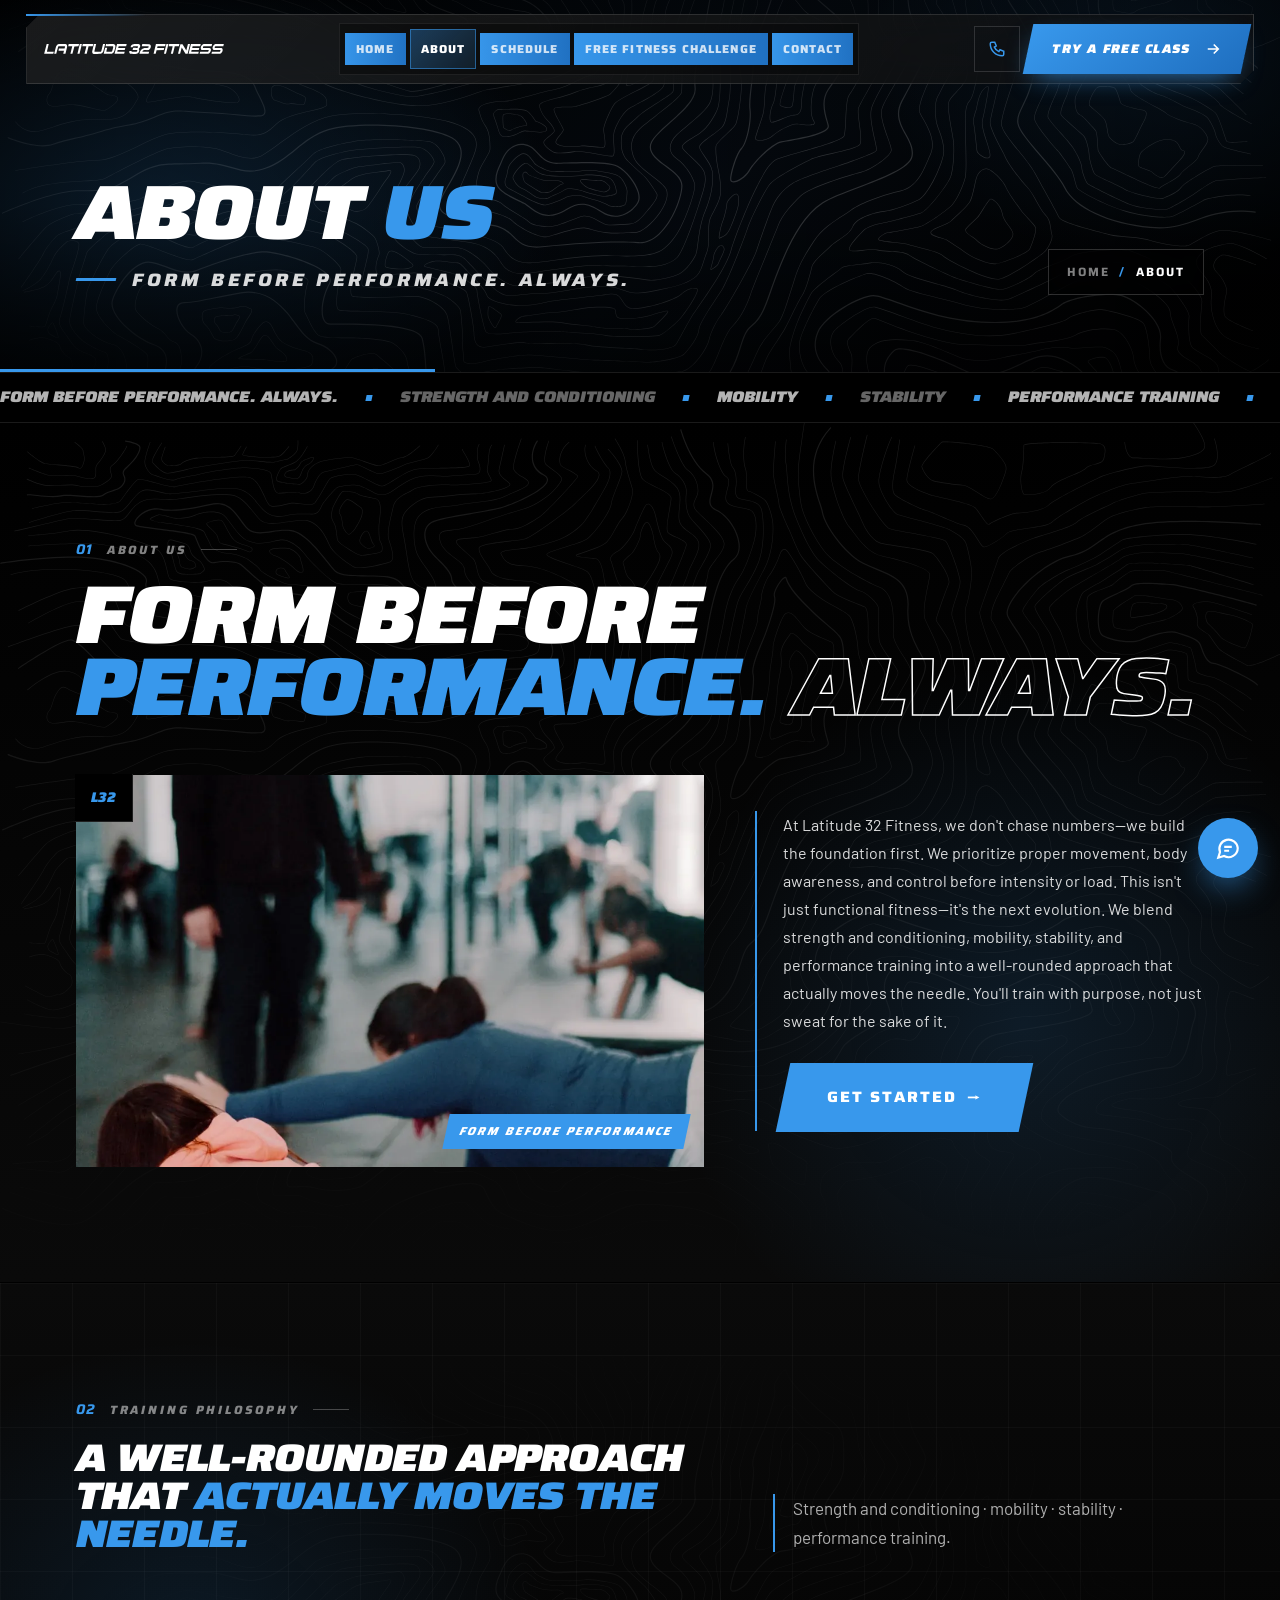
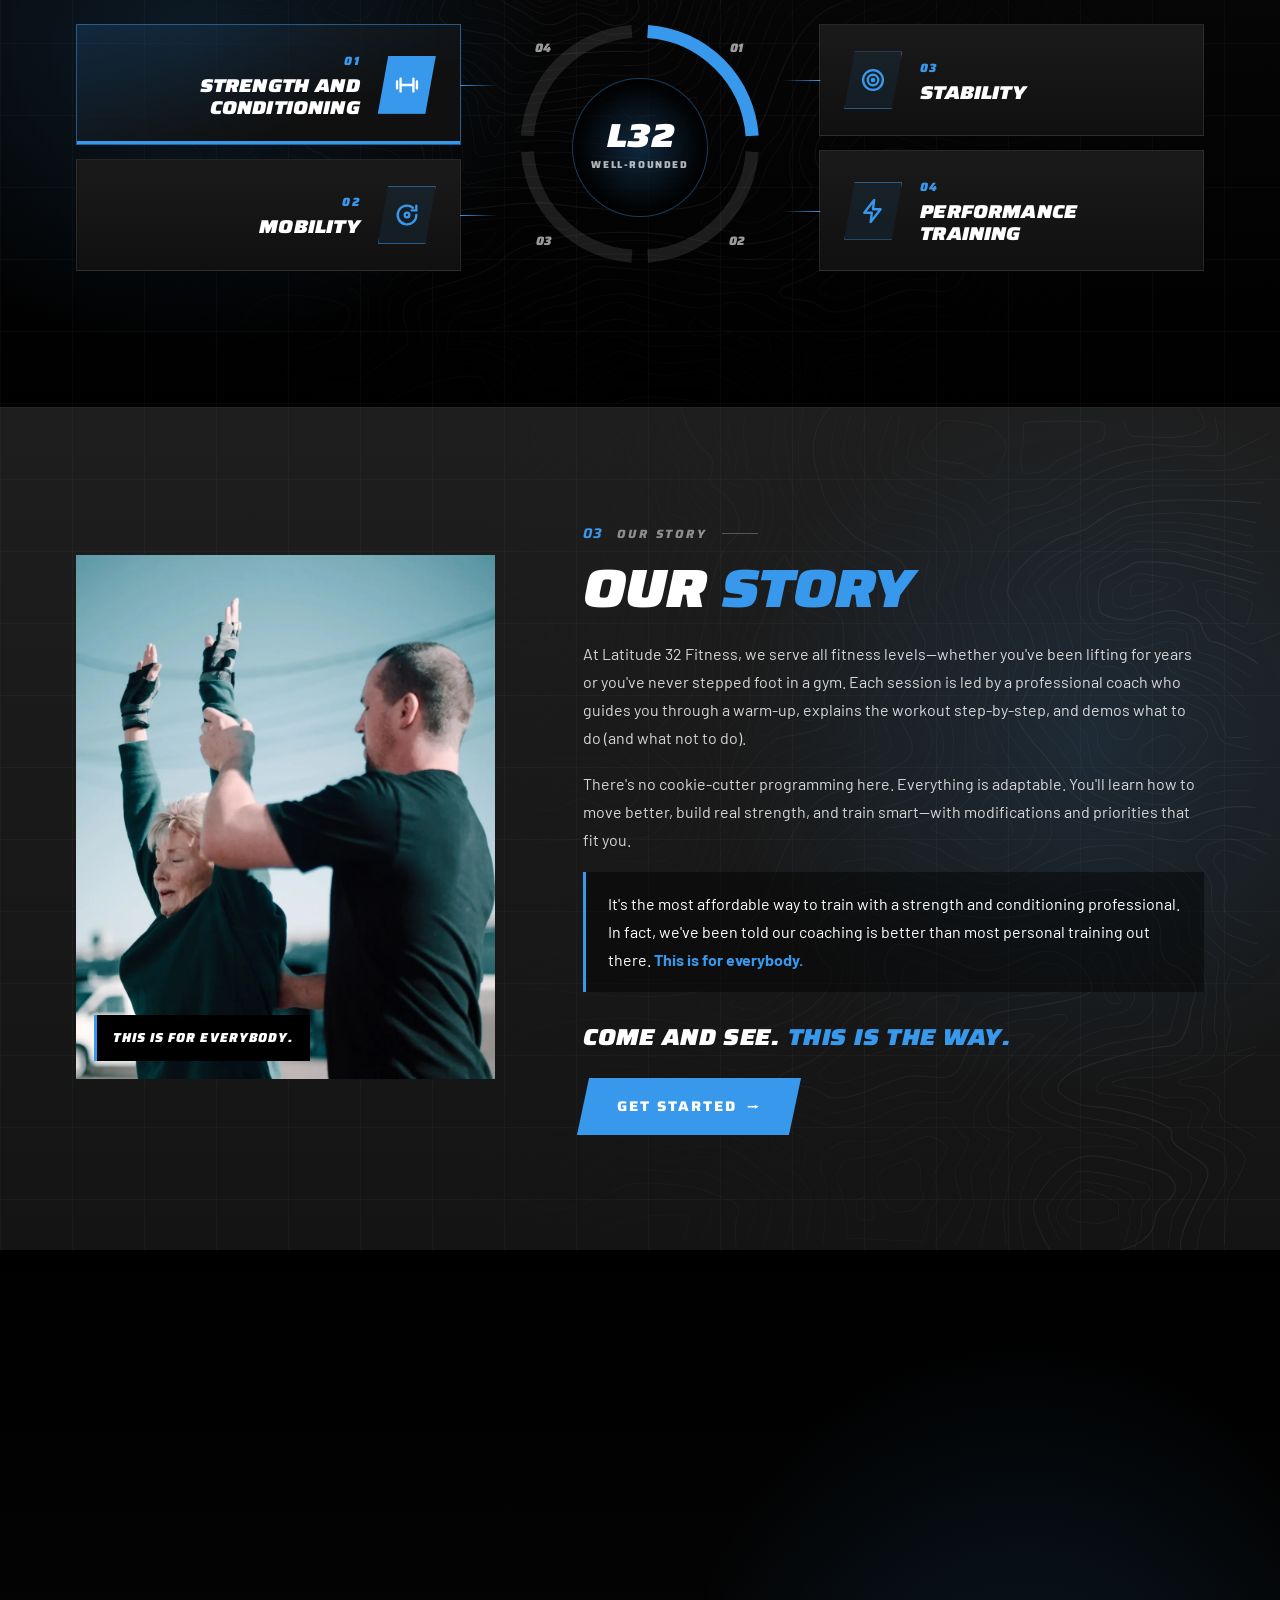
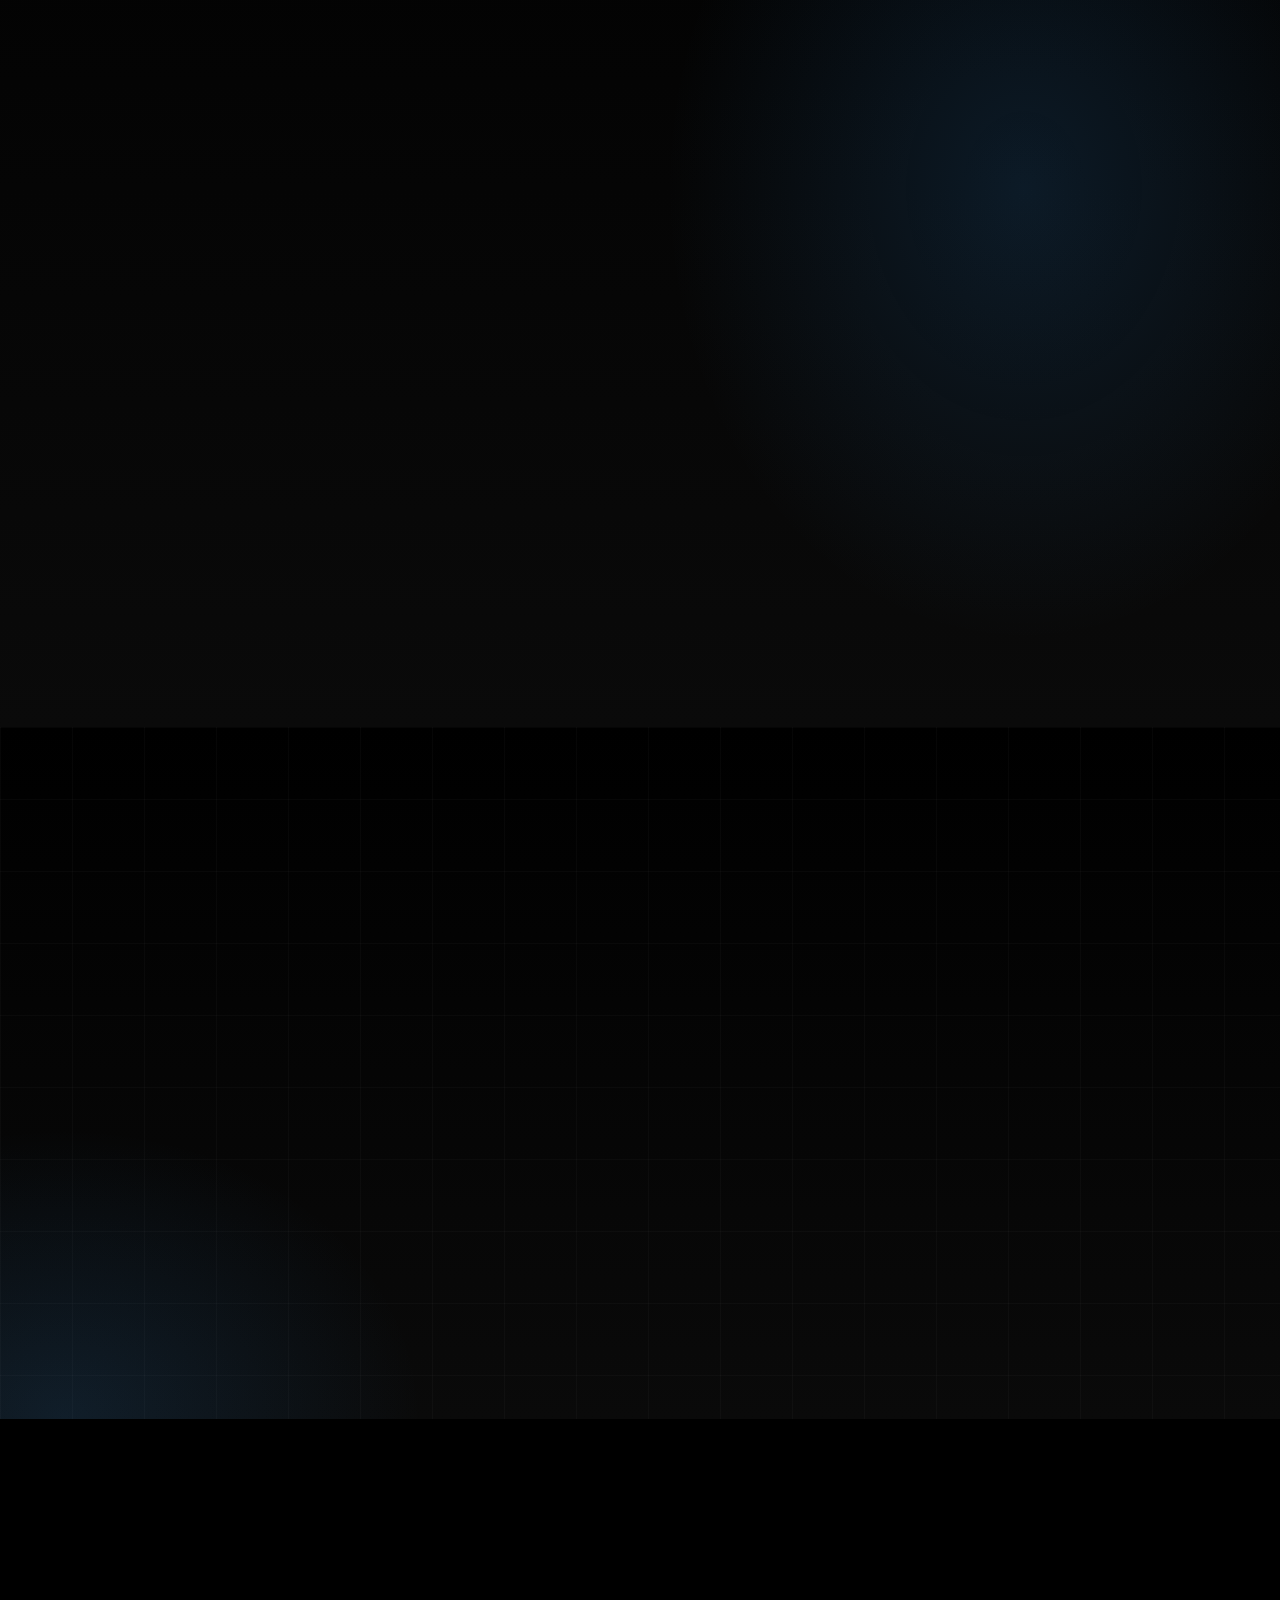
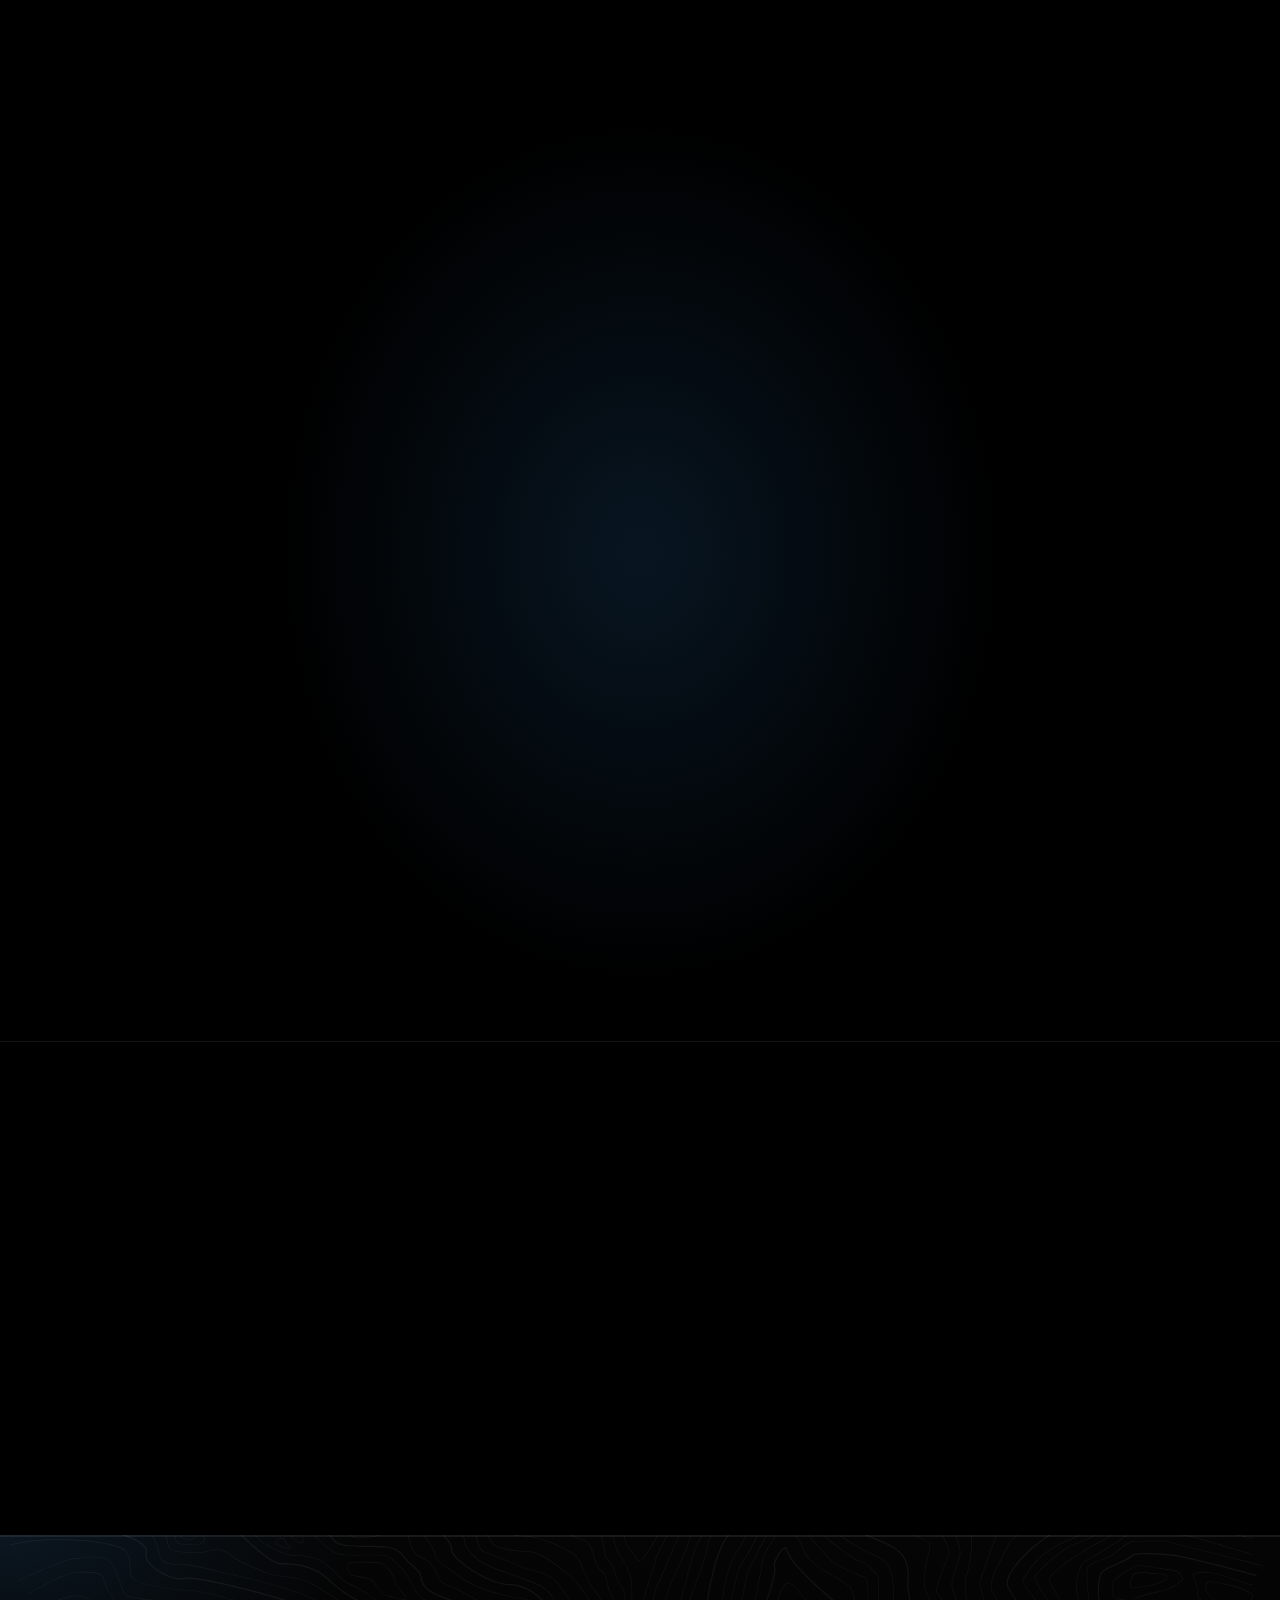
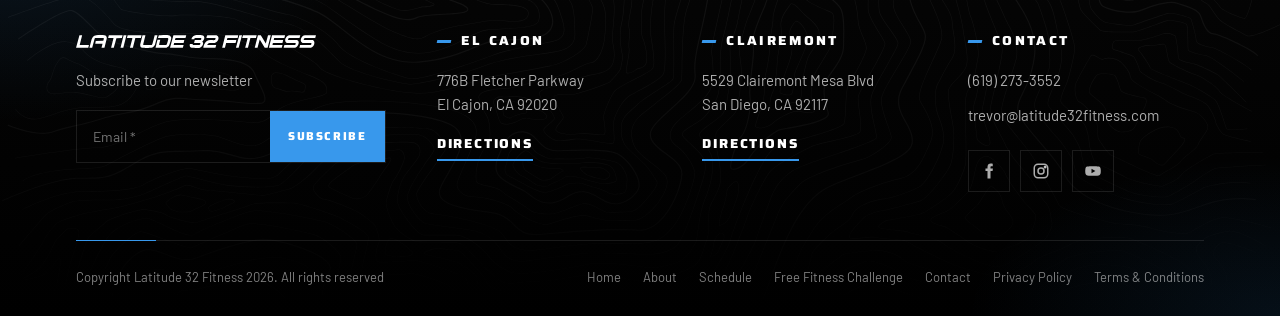
<file: about.html>
<!DOCTYPE html>
<html lang="en">
<head>
<meta charset="utf-8">
<meta name="viewport" content="width=device-width, initial-scale=1">
<title>About Latitude 32 Fitness | Strength &amp; Conditioning in El Cajon &amp; Clairemont</title>
<meta name="description" content="Form before Performance. Always. Coached strength and conditioning for all fitness levels at Latitude 32 Fitness in El Cajon and Clairemont, San Diego.">
<link rel="canonical" href="https://latitude32fitness.com/about.html">
<meta name="robots" content="index,follow">
<meta name="theme-color" content="#000000">
<meta name="geo.region" content="US-CA">
<meta name="geo.placename" content="El Cajon; San Diego">
<meta property="og:type" content="website">
<meta property="og:site_name" content="Latitude 32 Fitness">
<meta property="og:title" content="About Latitude 32 Fitness | Strength &amp; Conditioning in El Cajon &amp; Clairemont">
<meta property="og:description" content="Form before Performance. Always. Coached strength and conditioning for all fitness levels at Latitude 32 Fitness in El Cajon and Clairemont, San Diego.">
<meta property="og:url" content="https://latitude32fitness.com/about.html">
<meta property="og:image" content="https://latitude32fitness.com/Images/group-functional-fitness-workout.webp">
<meta name="twitter:card" content="summary_large_image">
<link rel="icon" href="Images/logo/latitude32-logo.svg" type="image/svg+xml">
<link rel="preconnect" href="https://fonts.googleapis.com">
<link rel="preconnect" href="https://fonts.gstatic.com" crossorigin>
<link href="https://fonts.googleapis.com/css2?family=Saira:ital,wdth,wght@0,50..125,400..900;1,50..125,500..900&family=Barlow:ital,wght@0,400;0,500;0,600;1,400;1,500&display=swap" rel="stylesheet">
<link rel="stylesheet" href="css/style.css">
<link rel="stylesheet" href="css/home.css">
<link rel="stylesheet" href="css/pages.css">
<script type="application/ld+json">{"@context":"https://schema.org","@graph":[{"@type":"Organization","@id":"https://latitude32fitness.com/#org","name":"Latitude 32 Fitness","url":"https://latitude32fitness.com/","logo":"https://latitude32fitness.com/Images/logo/latitude32-logo.svg","email":"trevor@latitude32fitness.com","telephone":"+16192733552","sameAs":["https://www.facebook.com/Latitude32Fitness","https://www.instagram.com/latitude32fitness/","https://www.youtube.com/@latitude32fitness91"],"subOrganization":[{"@id":"https://latitude32fitness.com/#el-cajon"},{"@id":"https://latitude32fitness.com/#clairemont"}]},{"@type":"ExerciseGym","@id":"https://latitude32fitness.com/#el-cajon","name":"Latitude 32 Fitness El Cajon","parentOrganization":{"@id":"https://latitude32fitness.com/#org"},"url":"https://latitude32fitness.com/","telephone":"+16192733552","email":"trevor@latitude32fitness.com","image":"https://latitude32fitness.com/Images/group-functional-fitness-workout.webp","priceRange":"$$","address":{"@type":"PostalAddress","streetAddress":"776B Fletcher Parkway","addressLocality":"El Cajon","addressRegion":"CA","postalCode":"92020","addressCountry":"US"},"hasMap":"https://www.google.com/maps/search/?api=1&query=Google&query_place_id=ChIJ0yPLNTBY2YARRVoY9W2tCxM","areaServed":["El Cajon","La Mesa","Santee","San Diego County"],"openingHoursSpecification":[{"@type":"OpeningHoursSpecification","dayOfWeek":["Monday","Tuesday","Wednesday","Thursday"],"opens":"05:00","closes":"20:00"},{"@type":"OpeningHoursSpecification","dayOfWeek":"Friday","opens":"05:00","closes":"10:15"},{"@type":"OpeningHoursSpecification","dayOfWeek":"Saturday","opens":"07:00","closes":"10:00"}]},{"@type":"ExerciseGym","@id":"https://latitude32fitness.com/#clairemont","name":"Latitude 32 Fitness Clairemont","parentOrganization":{"@id":"https://latitude32fitness.com/#org"},"url":"https://latitude32fitness.com/","telephone":"+16192733552","email":"trevor@latitude32fitness.com","image":"https://latitude32fitness.com/Images/group-mobility-floor-exercise.webp","priceRange":"$$","address":{"@type":"PostalAddress","streetAddress":"5529 Clairemont Mesa Blvd","addressLocality":"San Diego","addressRegion":"CA","postalCode":"92117","addressCountry":"US"},"hasMap":"https://www.google.com/maps/search/?api=1&query=Google&query_place_id=ChIJRw4PooD_24ARjlZ4S6aWCZc","areaServed":["Clairemont","San Diego"],"openingHoursSpecification":[{"@type":"OpeningHoursSpecification","dayOfWeek":["Monday","Tuesday","Wednesday","Thursday"],"opens":"06:00","closes":"19:00"},{"@type":"OpeningHoursSpecification","dayOfWeek":"Friday","opens":"06:00","closes":"09:00"},{"@type":"OpeningHoursSpecification","dayOfWeek":"Saturday","opens":"08:00","closes":"09:00"}]}]}</script>
<script type="application/ld+json">{"@context":"https://schema.org","@type":"BreadcrumbList","itemListElement":[{"@type":"ListItem","position":1,"name":"Home","item":"https://latitude32fitness.com/"},{"@type":"ListItem","position":2,"name":"About","item":"https://latitude32fitness.com/about.html"}]}</script>
<link rel="stylesheet" href="css/perf.css">
<link rel="stylesheet" href="css/minimal.css">
</head>
<body class="inner">
<a class="skip" href="#main">Skip to content</a>
<header class="header">
  <div class="nav">
    <a class="logo" href="index.html" aria-label="Latitude 32 Fitness home"><img src="Images/logo/latitude32-logo.svg" alt="Latitude 32 Fitness" width="300" height="16"></a>
    <div class="nav-main" id="menu">
      <nav aria-label="Main"><ul class="nav-links"><li><a href="index.html"><span class="mt">Home</span><span class="ma" aria-hidden="true">→</span></a></li><li><a href="about.html" aria-current="page"><span class="mt">About</span><span class="ma" aria-hidden="true">→</span></a></li><li><a href="schedule.html"><span class="mt">Schedule</span><span class="ma" aria-hidden="true">→</span></a></li><li><a href="free-fitness-challenge.html"><span class="mt">Free Fitness Challenge</span><span class="ma" aria-hidden="true">→</span></a></li><li><a href="contact.html"><span class="mt">Contact</span><span class="ma" aria-hidden="true">→</span></a></li><li class="m-extra"><a class="btn btn--xl m-cta" href="contact.html#contact-form">Try a Free Class<span class="arr">→</span></a>
<div class="m-locs"><a href="https://www.google.com/maps/search/?api=1&query=Google&query_place_id=ChIJ0yPLNTBY2YARRVoY9W2tCxM" target="_blank" rel="noopener"><svg viewBox="0 0 24 24" fill="none" stroke="currentColor" stroke-width="2"><path d="M12 21s-7-6.2-7-12a7 7 0 0114 0c0 5.8-7 12-7 12z"/><circle cx="12" cy="9" r="2.5"/></svg><span><b>El Cajon</b>776B Fletcher Parkway</span></a><a href="https://www.google.com/maps/search/?api=1&query=Google&query_place_id=ChIJRw4PooD_24ARjlZ4S6aWCZc" target="_blank" rel="noopener"><svg viewBox="0 0 24 24" fill="none" stroke="currentColor" stroke-width="2"><path d="M12 21s-7-6.2-7-12a7 7 0 0114 0c0 5.8-7 12-7 12z"/><circle cx="12" cy="9" r="2.5"/></svg><span><b>Clairemont</b>5529 Clairemont Mesa Blvd</span></a></div>
<div class="m-foot"><a href="tel:+16192733552"><svg viewBox="0 0 24 24" fill="none" stroke="currentColor" stroke-width="2"><path d="M5 3h4l2 5-2.5 1.5a11 11 0 006 6L16 13l5 2v4a2 2 0 01-2 2A16 16 0 013 5a2 2 0 012-2"/></svg>(619) 273-3552</a><div class="socials"><a href="https://www.facebook.com/Latitude32Fitness" target="_blank" rel="noopener" aria-label="Facebook"><svg viewBox="0 0 24 24" fill="currentColor"><path d="M14 8.5V6.8c0-.8.2-1.3 1.4-1.3H17V2.3C16.7 2.2 15.6 2 14.4 2 11.8 2 10 3.6 10 6.5v2H7.3v3.6H10V22h4v-9.9h2.8l.4-3.6H14z"/></svg></a><a href="https://www.instagram.com/latitude32fitness/" target="_blank" rel="noopener" aria-label="Instagram"><svg viewBox="0 0 24 24" fill="none" stroke="currentColor" stroke-width="2"><rect x="3" y="3" width="18" height="18" rx="5"/><circle cx="12" cy="12" r="4"/><circle cx="17.5" cy="6.5" r="1" fill="currentColor"/></svg></a><a href="https://www.youtube.com/@latitude32fitness91" target="_blank" rel="noopener" aria-label="YouTube"><svg viewBox="0 0 24 24" fill="currentColor"><path d="M22 8.2a3 3 0 00-2.1-2.1C18 5.6 12 5.6 12 5.6s-6 0-7.9.5A3 3 0 002 8.2 31 31 0 001.6 12 31 31 0 002 15.8a3 3 0 002.1 2.1c1.9.5 7.9.5 7.9.5s6 0 7.9-.5a3 3 0 002.1-2.1c.3-1.2.4-2.5.4-3.8s-.1-2.6-.4-3.8zM10 15.1V8.9l5.2 3.1z"/></svg></a></div></div></li></ul></nav>
    </div>
    <div class="nav-right">
      <a class="nav-phone" href="tel:+16192733552" aria-label="Call (619) 273-3552"><svg viewBox="0 0 24 24" fill="none" stroke="currentColor" stroke-width="2"><path d="M5 3h4l2 5-2.5 1.5a11 11 0 006 6L16 13l5 2v4a2 2 0 01-2 2A16 16 0 013 5a2 2 0 012-2"/></svg><span><small>Call us</small>(619) 273-3552</span></a>
      <a class="nav-mcall" href="tel:+16192733552" aria-label="Call (619) 273-3552"><svg viewBox="0 0 24 24" fill="none" stroke="currentColor" stroke-width="2"><path d="M5 3h4l2 5-2.5 1.5a11 11 0 006 6L16 13l5 2v4a2 2 0 01-2 2A16 16 0 013 5a2 2 0 012-2"/></svg></a>
      <a class="nav-cta" href="contact.html#contact-form">Try a Free Class <svg viewBox="0 0 24 24" fill="none" stroke="currentColor" stroke-width="2.2"><path d="M5 12h14M13 6l6 6-6 6"/></svg></a>
      <button class="burger" aria-label="Open menu" aria-expanded="false" aria-controls="menu"><span></span><span></span><span></span></button>
    </div>
  </div>
</header>
<main id="main">

<section class="subhead" aria-labelledby="ab-h">
  <div class="bgm" aria-hidden="true"><img src="Images/woman-barbell-strength-training.webp" alt="" fetchpriority="high"></div>
  <span class="ghost" aria-hidden="true">About</span>
  <div class="wrap">
    <div><h1 id="ab-h">About <span>Us</span></h1><p class="tagl">Form before Performance. Always.</p></div>
    <ol class="crumbs2"><li><a href="index.html">Home</a></li><li aria-current="page">About</li></ol>
  </div>
  <span class="bar" aria-hidden="true"></span>
</section>
<div class="ticker sub-tk" aria-hidden="true"><div class="tk"><span>Form before Performance. Always.</span><span>Strength and conditioning</span><span>Mobility</span><span>Stability</span><span>Performance training</span><span>This is for everybody.</span><span>Form before Performance. Always.</span><span>Strength and conditioning</span><span>Mobility</span><span>Stability</span><span>Performance training</span><span>This is for everybody.</span></div></div>

<section class="abz" id="about-us" aria-labelledby="au-h">
  <div class="wrap">
    <div class="secno rv"><b>01</b>About us</div>
    <h2 id="au-h" class="rv">Form before <span class="b">Performance.</span> <span class="o">Always.</span></h2>
    <div class="row">
      <div class="pic rv"><div class="img-rev"><video data-lazy muted loop playsinline preload="none" poster="Images/group-mobility-floor-exercise.webp" aria-label="Latitude 32 Fitness training video"><source src="Videos/web/hero-b.mp4" type="video/mp4"></video></div><span class="n">L32</span><span class="tagx">Form before Performance</span></div>
      <div class="txt rv rv-d1">
        <p>At Latitude 32 Fitness, we don't chase numbers—we build the foundation first. We prioritize proper movement, body awareness, and control before intensity or load. This isn't just functional fitness—it's the next evolution. We blend strength and conditioning, mobility, stability, and performance training into a well-rounded approach that actually moves the needle. You'll train with purpose, not just sweat for the sake of it.</p>
        <a class="btn btn--xl" href="contact.html#contact-form">Get Started<span class="arr">→</span></a>
      </div>
    </div>
  </div>
</section>

<section class="phx" aria-labelledby="ph-h">
  <span class="ghost" aria-hidden="true">Philosophy</span>
  <div class="wrap">
    <div class="top2">
      <div><div class="secno rv"><b>02</b>Training Philosophy</div><h2 id="ph-h" class="rv">A well-rounded approach that <em>actually moves the needle.</em></h2></div>
      <p class="lead2 rv rv-d1">Strength and conditioning · mobility · stability · performance training.</p>
    </div>
    <div class="stage3">
      <div class="col l"><article class="pxc rv"><span class="ic"><svg viewBox="0 0 24 24" fill="none" stroke="currentColor" stroke-width="2" stroke-linecap="round"><path d="M6.5 6.5v11M17.5 6.5v11M3.5 9v6M20.5 9v6M6.5 12h11"/></svg></span><div><span class="no">01</span><h3>Strength and conditioning</h3></div><span class="big" aria-hidden="true">01</span><span class="ln"></span></article><article class="pxc rv rv-d1"><span class="ic"><svg viewBox="0 0 24 24" fill="none" stroke="currentColor" stroke-width="2" stroke-linecap="round"><path d="M20 12a8 8 0 11-3-6.2"/><path d="M20 4v4h-4"/><circle cx="12" cy="12" r="2"/></svg></span><div><span class="no">02</span><h3>Mobility</h3></div><span class="big" aria-hidden="true">02</span><span class="ln"></span></article></div>
      <div class="ring rv rv-d1" aria-hidden="true"><svg viewBox="0 0 300 300"><circle class="dash" cx="150" cy="150" r="138"/><path class="seg" d="M158.4,30.3 A120,120 0 0,1 269.7,141.6"/><path class="seg" d="M269.7,158.4 A120,120 0 0,1 158.4,269.7"/><path class="seg" d="M141.6,269.7 A120,120 0 0,1 30.3,158.4"/><path class="seg" d="M30.3,141.6 A120,120 0 0,1 141.6,30.3"/><text class="lbl" x="253" y="52" text-anchor="middle">01</text><text class="lbl" x="253" y="258" text-anchor="middle">02</text><text class="lbl" x="47" y="258" text-anchor="middle">03</text><text class="lbl" x="47" y="52" text-anchor="middle">04</text></svg><div class="core"><b>L32</b><small>Well-rounded</small></div></div>
      <div class="col r"><article class="pxc rv"><span class="ic"><svg viewBox="0 0 24 24" fill="none" stroke="currentColor" stroke-width="2" stroke-linecap="round"><circle cx="12" cy="12" r="8.5"/><circle cx="12" cy="12" r="4.5"/><circle cx="12" cy="12" r="1" fill="currentColor"/></svg></span><div><span class="no">03</span><h3>Stability</h3></div><span class="big" aria-hidden="true">03</span><span class="ln"></span></article><article class="pxc rv rv-d1"><span class="ic"><svg viewBox="0 0 24 24" fill="none" stroke="currentColor" stroke-width="2" stroke-linejoin="round"><path d="M13 2.5L4.5 13.5H11l-1 8 8.5-11H12z"/></svg></span><div><span class="no">04</span><h3>Performance training</h3></div><span class="big" aria-hidden="true">04</span><span class="ln"></span></article></div>
    </div>
  </div>
</section>

<section class="story2" id="story" aria-labelledby="st-h">
  <span class="ghost" aria-hidden="true">Our Story</span>
  <div class="wrap grid">
    <div class="pic rv"><div class="img-rev"><img src="Images/assisted-mobility-stretching.webp" alt="Coach guiding a member through assisted mobility stretching" loading="lazy" width="480" height="600"></div><span class="tagx">This is for everybody.</span></div>
    <div class="body rv rv-d1">
      <div class="secno"><b>03</b>Our Story</div>
      <h2 id="st-h">Our <span>Story</span></h2>
      <p>At Latitude 32 Fitness, we serve all fitness levels—whether you've been lifting for years or you've never stepped foot in a gym. Each session is led by a professional coach who guides you through a warm-up, explains the workout step-by-step, and demos what to do (and what not to do).</p>
      <p>There's no cookie-cutter programming here. Everything is adaptable. You'll learn how to move better, build real strength, and train smart—with modifications and priorities that fit you.</p>
      <p class="hl">It's the most affordable way to train with a strength and conditioning professional. In fact, we've been told our coaching is better than most personal training out there. <b>This is for everybody.</b></p>
      <div class="kick"><strong>Come and see. <span>This is the way.</span></strong><a class="btn" href="contact.html#contact-form">Get Started<span class="arr">→</span></a></div>
    </div>
  </div>
</section>

<section class="wwd" aria-labelledby="wd-h">
  <span class="ghost" aria-hidden="true">What We Do</span>
  <div class="wrap">
    <div class="head"><div class="rv"><div class="secno"><b>04</b>What We Do</div><h2 id="wd-h">What We Do</h2></div><a class="btn rv rv-d1" href="contact.html#contact-form">Get Started<span class="arr">→</span></a></div>
    <div class="wcards"><article class="wc rv"><div class="top"><span class="ic"><svg viewBox="0 0 24 24" fill="none" stroke="currentColor" stroke-width="2" stroke-linecap="round"><path d="M6.5 6.5v11M17.5 6.5v11M3.5 9v6M20.5 9v6M6.5 12h11"/></svg></span><span class="no">01</span></div><h3>Unlimited team Training Sessions</h3><p>Your goals, your pace, your perfect workout. Customize your fitness journey with unlimited exercises at Latitude 32 Fitness</p><span class="bn" aria-hidden="true">01</span></article><article class="wc rv rv-d1"><div class="top"><span class="ic"><svg viewBox="0 0 24 24" fill="none" stroke="currentColor" stroke-width="2" stroke-linecap="round"><rect x="5" y="4" width="14" height="17" rx="1"/><path d="M9 2.5h6v3H9zM8.5 12l2.2 2.2 4.8-5M8.5 17.5h7"/></svg></span><span class="no">02</span></div><h3>Starting and ending fitness assessments</h3><p>Your goals, your pace, your perfect workout. Customize your fitness journey with unlimited exercises at Latitude 32 Fitness</p><span class="bn" aria-hidden="true">02</span></article><article class="wc rv rv-d2"><div class="top"><span class="ic"><svg viewBox="0 0 24 24" fill="none" stroke="currentColor" stroke-width="2" stroke-linecap="round"><circle cx="12" cy="7" r="3"/><circle cx="5" cy="9" r="2.2"/><circle cx="19" cy="9" r="2.2"/><path d="M7 20a5 5 0 0110 0M1.5 18.5a3.8 3.8 0 015-3.4M22.5 18.5a3.8 3.8 0 00-5-3.4"/></svg></span><span class="no">03</span></div><h3>Group support and motivation</h3><p>Your goals, your pace, your perfect workout. Customize your fitness journey with unlimited exercises at Latitude 32 Fitness</p><span class="bn" aria-hidden="true">03</span></article><article class="wc rv"><div class="top"><span class="ic"><svg viewBox="0 0 24 24" fill="none" stroke="currentColor" stroke-width="2" stroke-linecap="round"><rect x="3.5" y="5" width="17" height="15.5" rx="1"/><path d="M3.5 10h17M8 3v4M16 3v4M8.5 15l2.2 2 4.3-4.2"/></svg></span><span class="no">04</span></div><h3>Daily accountability and support</h3><p>Every day is a new adventure. With our daily accountability and support, you'll have a personal concierge to guide your fitness journey. From personalized workouts to motivational check-ins, we'll ensure you stay on course, reaching your destination: a healthier, fitter you.</p><span class="bn" aria-hidden="true">04</span></article><article class="wc rv rv-d1"><div class="top"><span class="ic"><svg viewBox="0 0 24 24" fill="none" stroke="currentColor" stroke-width="2" stroke-linecap="round"><path d="M12 8c-3.5-2.6-8-.8-8 4.5 0 4.5 3 8.5 5.2 8.5 1.2 0 1.7-.6 2.8-.6s1.6.6 2.8.6c2.2 0 5.2-4 5.2-8.5C20 7.2 15.5 5.4 12 8z"/><path d="M12 8c0-2.3 1.2-4.2 3.5-5"/></svg></span><span class="no">05</span></div><h3>Nutrition Plan</h3><p>Every day is a new adventure. With our daily accountability and support, you'll have a personal concierge to guide your fitness journey. From personalized workouts to motivational check-ins, we'll ensure you stay on course, reaching your destination: a healthier, fitter you.</p><span class="bn" aria-hidden="true">05</span></article><article class="wc rv rv-d2"><div class="top"><span class="ic"><svg viewBox="0 0 24 24" fill="none" stroke="currentColor" stroke-width="2" stroke-linecap="round"><circle cx="9" cy="7" r="3.2"/><path d="M3 20.5c0-3.6 2.7-6.3 6-6.3 1.6 0 3 .6 4.1 1.6"/><path d="M15 11.5h4.5a2 2 0 012 2v1.2a3 3 0 01-3 3H17l-2 2v-2"/></svg></span><span class="no">06</span></div><h3>Assigned coach to assist with any questions, help or feedback</h3><p>Navigate your fitness journey with confidence. Your dedicated personal coach is here to answer your questions, offer expert advice, and keep you motivated. With their guidance, you'll achieve your fitness goals and beyond.</p><span class="bn" aria-hidden="true">06</span></article></div>
  </div>
</section>
<!-- REVIEWS WALL (light) -->
<section class="h2-reviews" id="testimonials" aria-labelledby="t-h">
  <div class="wrap top">
    <div class="rv"><span class="eyebrow">Check out our</span><h2 id="t-h">Testimonials</h2></div>
    <div class="score rv rv-d1"><b>5.0</b><div><div class="stars">★★★★★</div><small>Member reviews</small></div></div>
  </div>
  <div class="wall">
    <div class="wall-row"><article class="rc"><div class="stars" aria-label="5 out of 5 stars">★★★★★</div><q>Latitude 32 Fitness has been a game-changer for me. During my 30-day trial, I witnessed a remarkable physical transformation that I couldn't have achieved elsewhere.</q><div class="who">Sam Kennedy<small>Member since 2018</small></div></article><article class="rc"><div class="stars" aria-label="5 out of 5 stars">★★★★★</div><q>Excellent gym! The coaches genuinely care about each individual, they provide helpful feedback and the class feels like a one to one personal training because of the coaches' attention to everyone. Highly recommend it</q><div class="who">Danny Samuel<small>Member since 2024</small></div></article><article class="rc"><div class="stars" aria-label="5 out of 5 stars">★★★★★</div><q>I completed the 30 day January challenge and L32 now has a place in my heart forever! Ran by amazing coaches and they offer a variety of times to fit many schedules! I will be returning and joining as a member 💗</q><div class="who">Bella Ponce<small>Member since 2024</small></div></article><article class="rc"><div class="stars" aria-label="5 out of 5 stars">★★★★★</div><q>I drove by this gym everyday on my way to/from work and finally decided to check it out, they had a free 30 day challenge and I'm so glad I did it. Their coaches are great and encouraging and they modify workouts as needed to fit your level. I recommend 100%</q><div class="who">Clinton Jackson<small>Member since 2023</small></div></article><article class="rc"><div class="stars" aria-label="5 out of 5 stars">★★★★★</div><q>I love it! The coaches, the workouts &amp; the people! It's always fun &amp; a great workout! You get to know everyone's names. Coaches walk around and correct form if needed &amp; hypes you up at the same time. Everyone helps each other push.</q><div class="who">Sharee Grant<small>Member since 2023</small></div></article><article class="rc"><div class="stars" aria-label="5 out of 5 stars">★★★★★</div><q>great gym, amazing coaches, a good variety of equipment to help reach your goals.my favorite thing is the coaches, i struggle with finding proper form and they are always right there to assist. they also have great music playing to help the pump.</q><div class="who">Leslie Wood<small>Member since 2023</small></div></article><article class="rc"><div class="stars" aria-label="5 out of 5 stars">★★★★★</div><q>It's a life changing gym experience and I highly recommend it. Small and private gym that feels more personal. The trainers are really awesome and helpful, they make you feel really comfortable. I look forward to walking through the doors and always feel amazing when I leave. Everyday is a new training, so it is never boring.</q><div class="who">Alejandra Ortega<small>Member since 2022</small></div></article><article class="rc"><div class="stars" aria-label="5 out of 5 stars">★★★★★</div><q>As someone who had never lifted weights her whole life, coach Trev and coach D were both SO patient but still pushed me to do my best! Highly recommend.</q><div class="who">Sophia LeCompte<small>Member since 2023</small></div></article><article class="rc"><div class="stars" aria-label="5 out of 5 stars">★★★★★</div><q>Big shout out to Coach Trevor and Coach D! They pushed me with grace to achieve and exceed my goals. I feel great and I look GREAT! I could NOT have down this on my OWN. Thank you Latitude 32!</q><div class="who">Haylie Kotas<small>Member since 2022</small></div></article><article class="rc"><div class="stars" aria-label="5 out of 5 stars">★★★★★</div><q>Very welcoming, great workout classes and you will definitely get results! Very happy to have been introduced to this gym!</q><div class="who">Sarah<small>Member since 2022</small></div></article><article class="rc"><div class="stars" aria-label="5 out of 5 stars">★★★★★</div><q>I love coming here. The coaches are friendly &amp; push you to reach your potential. The workouts are challenging but rewarding. It's a great workout environment ☺️</q><div class="who">Janessa Richardson<small>Member since 2024</small></div></article><article class="rc" aria-hidden="true"><div class="stars" aria-label="5 out of 5 stars">★★★★★</div><q>Latitude 32 Fitness has been a game-changer for me. During my 30-day trial, I witnessed a remarkable physical transformation that I couldn't have achieved elsewhere.</q><div class="who">Sam Kennedy<small>Member since 2018</small></div></article><article class="rc" aria-hidden="true"><div class="stars" aria-label="5 out of 5 stars">★★★★★</div><q>Excellent gym! The coaches genuinely care about each individual, they provide helpful feedback and the class feels like a one to one personal training because of the coaches' attention to everyone. Highly recommend it</q><div class="who">Danny Samuel<small>Member since 2024</small></div></article><article class="rc" aria-hidden="true"><div class="stars" aria-label="5 out of 5 stars">★★★★★</div><q>I completed the 30 day January challenge and L32 now has a place in my heart forever! Ran by amazing coaches and they offer a variety of times to fit many schedules! I will be returning and joining as a member 💗</q><div class="who">Bella Ponce<small>Member since 2024</small></div></article><article class="rc" aria-hidden="true"><div class="stars" aria-label="5 out of 5 stars">★★★★★</div><q>I drove by this gym everyday on my way to/from work and finally decided to check it out, they had a free 30 day challenge and I'm so glad I did it. Their coaches are great and encouraging and they modify workouts as needed to fit your level. I recommend 100%</q><div class="who">Clinton Jackson<small>Member since 2023</small></div></article><article class="rc" aria-hidden="true"><div class="stars" aria-label="5 out of 5 stars">★★★★★</div><q>I love it! The coaches, the workouts &amp; the people! It's always fun &amp; a great workout! You get to know everyone's names. Coaches walk around and correct form if needed &amp; hypes you up at the same time. Everyone helps each other push.</q><div class="who">Sharee Grant<small>Member since 2023</small></div></article><article class="rc" aria-hidden="true"><div class="stars" aria-label="5 out of 5 stars">★★★★★</div><q>great gym, amazing coaches, a good variety of equipment to help reach your goals.my favorite thing is the coaches, i struggle with finding proper form and they are always right there to assist. they also have great music playing to help the pump.</q><div class="who">Leslie Wood<small>Member since 2023</small></div></article><article class="rc" aria-hidden="true"><div class="stars" aria-label="5 out of 5 stars">★★★★★</div><q>It's a life changing gym experience and I highly recommend it. Small and private gym that feels more personal. The trainers are really awesome and helpful, they make you feel really comfortable. I look forward to walking through the doors and always feel amazing when I leave. Everyday is a new training, so it is never boring.</q><div class="who">Alejandra Ortega<small>Member since 2022</small></div></article><article class="rc" aria-hidden="true"><div class="stars" aria-label="5 out of 5 stars">★★★★★</div><q>As someone who had never lifted weights her whole life, coach Trev and coach D were both SO patient but still pushed me to do my best! Highly recommend.</q><div class="who">Sophia LeCompte<small>Member since 2023</small></div></article><article class="rc" aria-hidden="true"><div class="stars" aria-label="5 out of 5 stars">★★★★★</div><q>Big shout out to Coach Trevor and Coach D! They pushed me with grace to achieve and exceed my goals. I feel great and I look GREAT! I could NOT have down this on my OWN. Thank you Latitude 32!</q><div class="who">Haylie Kotas<small>Member since 2022</small></div></article><article class="rc" aria-hidden="true"><div class="stars" aria-label="5 out of 5 stars">★★★★★</div><q>Very welcoming, great workout classes and you will definitely get results! Very happy to have been introduced to this gym!</q><div class="who">Sarah<small>Member since 2022</small></div></article><article class="rc" aria-hidden="true"><div class="stars" aria-label="5 out of 5 stars">★★★★★</div><q>I love coming here. The coaches are friendly &amp; push you to reach your potential. The workouts are challenging but rewarding. It's a great workout environment ☺️</q><div class="who">Janessa Richardson<small>Member since 2024</small></div></article></div>
  </div>
</section>

<!-- LOCATIONS v4 (both) -->
<section class="lx" id="locations" aria-labelledby="l-h">
  <div class="wrap lx-top">
    <div class="rv"><span class="eyebrow">El Cajon <span class="coord">&amp;</span> Clairemont</span><h2 id="l-h">Locations</h2></div>
    <a class="tlink rv rv-d1" href="schedule.html">Class Schedule <svg width="18" height="18" viewBox="0 0 24 24" fill="none" stroke="currentColor" stroke-width="2.2"><path d="M5 12h14M13 6l6 6-6 6"/></svg></a>
  </div>
  <div class="wrap"><div class="lx2">
    <div class="lx2-half">
      <span class="big" aria-hidden="true"><small>01</small>El Cajon</span>
      <article class="lx-card" id="lx-ec"><div class="lx-map2"><iframe src="https://maps.google.com/maps?q=776B%20Fletcher%20Parkway%2C%20El%20Cajon%2C%20CA%2092020&z=15&output=embed" title="Map of Latitude 32 Fitness El Cajon" loading="lazy" referrerpolicy="no-referrer-when-downgrade"></iframe><span class="pin2">01</span></div><div class="lx-body">
        <span class="eyebrow">El Cajon Location</span>
        <h3>El Cajon</h3>
        <address>776B Fletcher Parkway<br>El Cajon, CA 92020</address>
        <ul class="lx-rows">
          <li data-days="1,2,3,4"><b>Mon – Thu</b><span>5:00 AM, 6:00 AM, 8:00 AM, 9:15 AM · 4:00 PM, 5:00 PM, 6:00 PM, 7:00 PM</span></li>
          <li data-days="2,4"><b>Tue &amp; Thu</b><span>12:00 PM</span></li>
          <li data-days="5"><b>Friday</b><span>5:00 AM, 6:00 AM, 8:00 AM, 9:15 AM</span></li>
          <li data-days="6"><b>Saturday</b><span>7:00 AM, 8:00 AM, 9:00 AM</span></li>
          <li data-days="0"><b>Sunday</b><span>No Classes Scheduled</span></li>
        </ul>
        <div class="lx-acts"><a class="btn" href="https://www.google.com/maps/search/?api=1&query=Google&query_place_id=ChIJ0yPLNTBY2YARRVoY9W2tCxM" target="_blank" rel="noopener">Get Directions</a><a class="lx-call" href="tel:+16192733552"><svg viewBox="0 0 24 24" fill="none" stroke="currentColor" stroke-width="2"><path d="M5 3h4l2 5-2.5 1.5a11 11 0 006 6L16 13l5 2v4a2 2 0 01-2 2A16 16 0 013 5a2 2 0 012-2"/></svg>(619) 273-3552</a></div>
      </div></article>
    </div>
    <div class="lx2-half">
      <span class="big" aria-hidden="true"><small>02</small>Clairemont</span>
      <article class="lx-card" id="lx-cl"><div class="lx-map2"><iframe src="https://maps.google.com/maps?q=5529%20Clairemont%20Mesa%20Blvd%2C%20San%20Diego%2C%20CA%2092117&z=15&output=embed" title="Map of Latitude 32 Fitness Clairemont" loading="lazy" referrerpolicy="no-referrer-when-downgrade"></iframe><span class="pin2">02</span></div><div class="lx-body">
        <span class="eyebrow">Clairemont Location</span>
        <h3>Clairemont</h3>
        <address>5529 Clairemont Mesa Blvd<br>San Diego, CA 92117</address>
        <ul class="lx-rows">
          <li data-days="1,2,3,4"><b>Mon – Thu</b><span>6:00 AM, 7:00 AM, 8:00 AM · 4:00 PM, 5:00 PM, 6:00 PM</span></li>
          <li data-days="5"><b>Friday</b><span>6:00 AM, 7:00 AM, 8:00 AM</span></li>
          <li data-days="6"><b>Saturday</b><span>8:00 AM</span></li>
          <li data-days="0"><b>Sunday</b><span>No Classes Scheduled</span></li>
        </ul>
        <div class="lx-acts"><a class="btn" href="https://www.google.com/maps/search/?api=1&query=Google&query_place_id=ChIJRw4PooD_24ARjlZ4S6aWCZc" target="_blank" rel="noopener">Get Directions</a><a class="lx-call" href="tel:+16192733552"><svg viewBox="0 0 24 24" fill="none" stroke="currentColor" stroke-width="2"><path d="M5 3h4l2 5-2.5 1.5a11 11 0 006 6L16 13l5 2v4a2 2 0 01-2 2A16 16 0 013 5a2 2 0 012-2"/></svg>(619) 273-3552</a></div>
      </div></article>
    </div>
    <span class="lx2-mid" aria-hidden="true"><span>32</span></span>
  </div></div>
</section>

<!-- CTA v3 (split + offer) -->
<section class="cta3" aria-labelledby="cta-h">
  <video data-lazy muted loop playsinline preload="none" poster="Images/woman-dumbbell-plank-workout.webp" aria-hidden="true"><source src="Videos/web/hero-b.mp4" type="video/mp4"></video>
  <div class="wrap grid">
    <div class="rv">
      <span class="eyebrow">Latitude 32 Fitness</span>
      <h2 id="cta-h">Ready to Transform <span>Your Life?</span></h2>
      <p class="sub">Join a supportive community built on hard work, real coaching, and good energy.</p>
      <div class="btns"><a class="btn btn--xl" href="contact.html#contact-form">Book a Free Class<small>Click Here to Get Scheduled</small></a><a class="btn btn--ghost btn--xl" href="schedule.html">Class Schedule</a></div>
    </div>
  </div>
</section>
</main>
<footer class="footer">
  <span class="ft-line" aria-hidden="true"></span><span class="ft-slash" aria-hidden="true"></span>
  <div class="wrap">
    <div class="foot-grid">
      <div class="foot-brand">
        <a class="logo" href="index.html" aria-label="Latitude 32 Fitness home"><img src="Images/logo/latitude32-logo.svg" alt="Latitude 32 Fitness" width="210" height="26" loading="lazy"></a>
        <p>Subscribe to our newsletter</p>
        <form class="news" novalidate><label class="skip" for="nl">Email</label><input id="nl" type="email" placeholder="Email *" required><button type="submit">Subscribe</button></form>
        <div class="news-msg" aria-live="polite"></div>
      </div>
      <div>
        <h4>El Cajon</h4>
        <address>776B Fletcher Parkway<br>El Cajon, CA 92020</address>
        <p style="margin-top:14px"><a class="tlink" style="color:#fff" href="https://www.google.com/maps/search/?api=1&query=Google&query_place_id=ChIJ0yPLNTBY2YARRVoY9W2tCxM" target="_blank" rel="noopener">Directions</a></p>
      </div>
      <div>
        <h4>Clairemont</h4>
        <address>5529 Clairemont Mesa Blvd<br>San Diego, CA 92117</address>
        <p style="margin-top:14px"><a class="tlink" style="color:#fff" href="https://www.google.com/maps/search/?api=1&query=Google&query_place_id=ChIJRw4PooD_24ARjlZ4S6aWCZc" target="_blank" rel="noopener">Directions</a></p>
      </div>
      <div>
        <h4>Contact</h4>
        <ul>
          <li><a href="tel:+16192733552">(619) 273-3552</a></li>
          <li><a href="mailto:trevor@latitude32fitness.com">trevor@latitude32fitness.com</a></li>
        </ul>
        <div class="socials" style="margin-top:22px">
          <a href="https://www.facebook.com/Latitude32Fitness" target="_blank" rel="noopener" aria-label="Facebook"><svg viewBox="0 0 24 24" fill="currentColor"><path d="M14 8.5V6.8c0-.8.2-1.3 1.4-1.3H17V2.3C16.7 2.2 15.6 2 14.4 2 11.8 2 10 3.6 10 6.5v2H7.3v3.6H10V22h4v-9.9h2.8l.4-3.6H14z"/></svg></a>
          <a href="https://www.instagram.com/latitude32fitness/" target="_blank" rel="noopener" aria-label="Instagram"><svg viewBox="0 0 24 24" fill="none" stroke="currentColor" stroke-width="2"><rect x="3" y="3" width="18" height="18" rx="5"/><circle cx="12" cy="12" r="4"/><circle cx="17.5" cy="6.5" r="1" fill="currentColor"/></svg></a>
          <a href="https://www.youtube.com/@latitude32fitness91" target="_blank" rel="noopener" aria-label="YouTube"><svg viewBox="0 0 24 24" fill="currentColor"><path d="M22 8.2a3 3 0 00-2.1-2.1C18 5.6 12 5.6 12 5.6s-6 0-7.9.5A3 3 0 002 8.2 31 31 0 001.6 12 31 31 0 002 15.8a3 3 0 002.1 2.1c1.9.5 7.9.5 7.9.5s6 0 7.9-.5a3 3 0 002.1-2.1c.3-1.2.4-2.5.4-3.8s-.1-2.6-.4-3.8zM10 15.1V8.9l5.2 3.1z"/></svg></a>
        </div>
      </div>
    </div>
    <div class="foot-bottom">
      <span>Copyright Latitude 32 Fitness <span data-year>2026</span>. All rights reserved</span>
      <nav aria-label="Footer">
        <a href="index.html">Home</a><a href="about.html">About</a><a href="schedule.html">Schedule</a><a href="free-fitness-challenge.html">Free Fitness Challenge</a><a href="contact.html">Contact</a>
        <a href="privacy-policy.html">Privacy Policy</a>
        <a href="terms-conditions.html">Terms &amp; Conditions</a>
      </nav>
    </div>
  </div>
</footer>
<div class="bmodal" id="book-modal" role="dialog" aria-modal="true" aria-labelledby="bm-h" hidden>
  <div class="bm-back" data-close><span class="s1"></span><span class="s2"></span><span class="wm"></span><span class="brk a"></span><span class="brk b"></span></div>
  <div class="bm-box form-card" role="document">
    <button class="bm-x" type="button" data-close aria-label="Close">×</button>
    <div class="bm-top"><span class="bm-tag"><i></i>Latitude 32 Fitness</span><h3 id="bm-h">Book a Free <span>Class</span></h3><p>(Only 30 spots per location —don't wait.)</p></div>
    <form data-lead data-redirect="booking.html" novalidate>
      <div class="hp" aria-hidden="true"><label for="bm-web">Website</label><input id="bm-web" name="website" type="text" tabindex="-1" autocomplete="off"></div><input type="hidden" name="_ts" value="">
      <div class="row2">
        <div class="field"><label for="bm-fn">First Name *</label><input id="bm-fn" name="first_name" autocomplete="given-name" placeholder="First Name" required><span class="msg" aria-live="polite"></span></div>
        <div class="field"><label for="bm-ln">Last Name</label><input id="bm-ln" name="last_name" autocomplete="family-name" placeholder="Last Name"></div>
      </div>
      <div class="field"><label for="bm-ph">Phone *</label><input id="bm-ph" name="phone" type="tel" autocomplete="tel" placeholder="Phone" required><span class="msg" aria-live="polite"></span></div>
      <div class="field bm-em"><label for="bm-em">Email *</label><span class="ico"><svg viewBox="0 0 24 24" fill="none" stroke="currentColor" stroke-width="2"><rect x="3" y="5" width="18" height="14"/><path d="M3 6l9 7 9-7"/></svg></span><input id="bm-em" name="email" type="email" autocomplete="email" placeholder="Email" required><span class="msg" aria-live="polite"></span></div>
      <fieldset class="bm-loc bm-prog"><legend>Choose Your Program</legend>
        <label><input type="radio" name="program" value="challenge" checked><span><b>Free 30-Day Fitness Challenge</b><small>Only 30 spots per location</small></span></label>
        <label><input type="radio" name="program" value="class"><span><b>Free Class</b><small>Try a class first</small></span></label>
      </fieldset>
      <fieldset class="bm-loc"><legend>Choose Your Location</legend>
        <label><input type="radio" name="location" value="el-cajon" checked><span><b>El Cajon</b><small>776B Fletcher Parkway</small></span></label>
        <label><input type="radio" name="location" value="san-diego"><span><b>San Diego</b><small>5529 Clairemont Mesa Blvd</small></span></label>
      </fieldset>
      <button class="btn btn--xl bm-sub" type="submit">Continue to Class Booking<span class="arr">→</span></button>
      <p class="bm-note">Step 1 of 2 — next you'll pick your class time.</p>
    </form>
    <div class="form-ok" role="status"><svg viewBox="0 0 24 24" fill="none" stroke="currentColor" stroke-width="2"><circle cx="12" cy="12" r="10"/><path d="M7.5 12.5l3 3 6-6.5"/></svg><h3>Thank you!</h3><p>Our team will personally get in touch with you shortly.</p></div>
  </div>
</div>
<a class="fab" href="contact.html" aria-label="Contact Latitude 32 Fitness"><svg viewBox="0 0 24 24" fill="none" stroke="#fff" stroke-width="2"><path d="M21 12a8.5 8.5 0 01-12.6 7.4L3 21l1.6-5.2A8.5 8.5 0 1121 12z"/><path d="M8.5 11h7M8.5 14.5h4.5"/></svg></a>
<script src="js/main.js" defer></script>
</body>
</html>
</file>
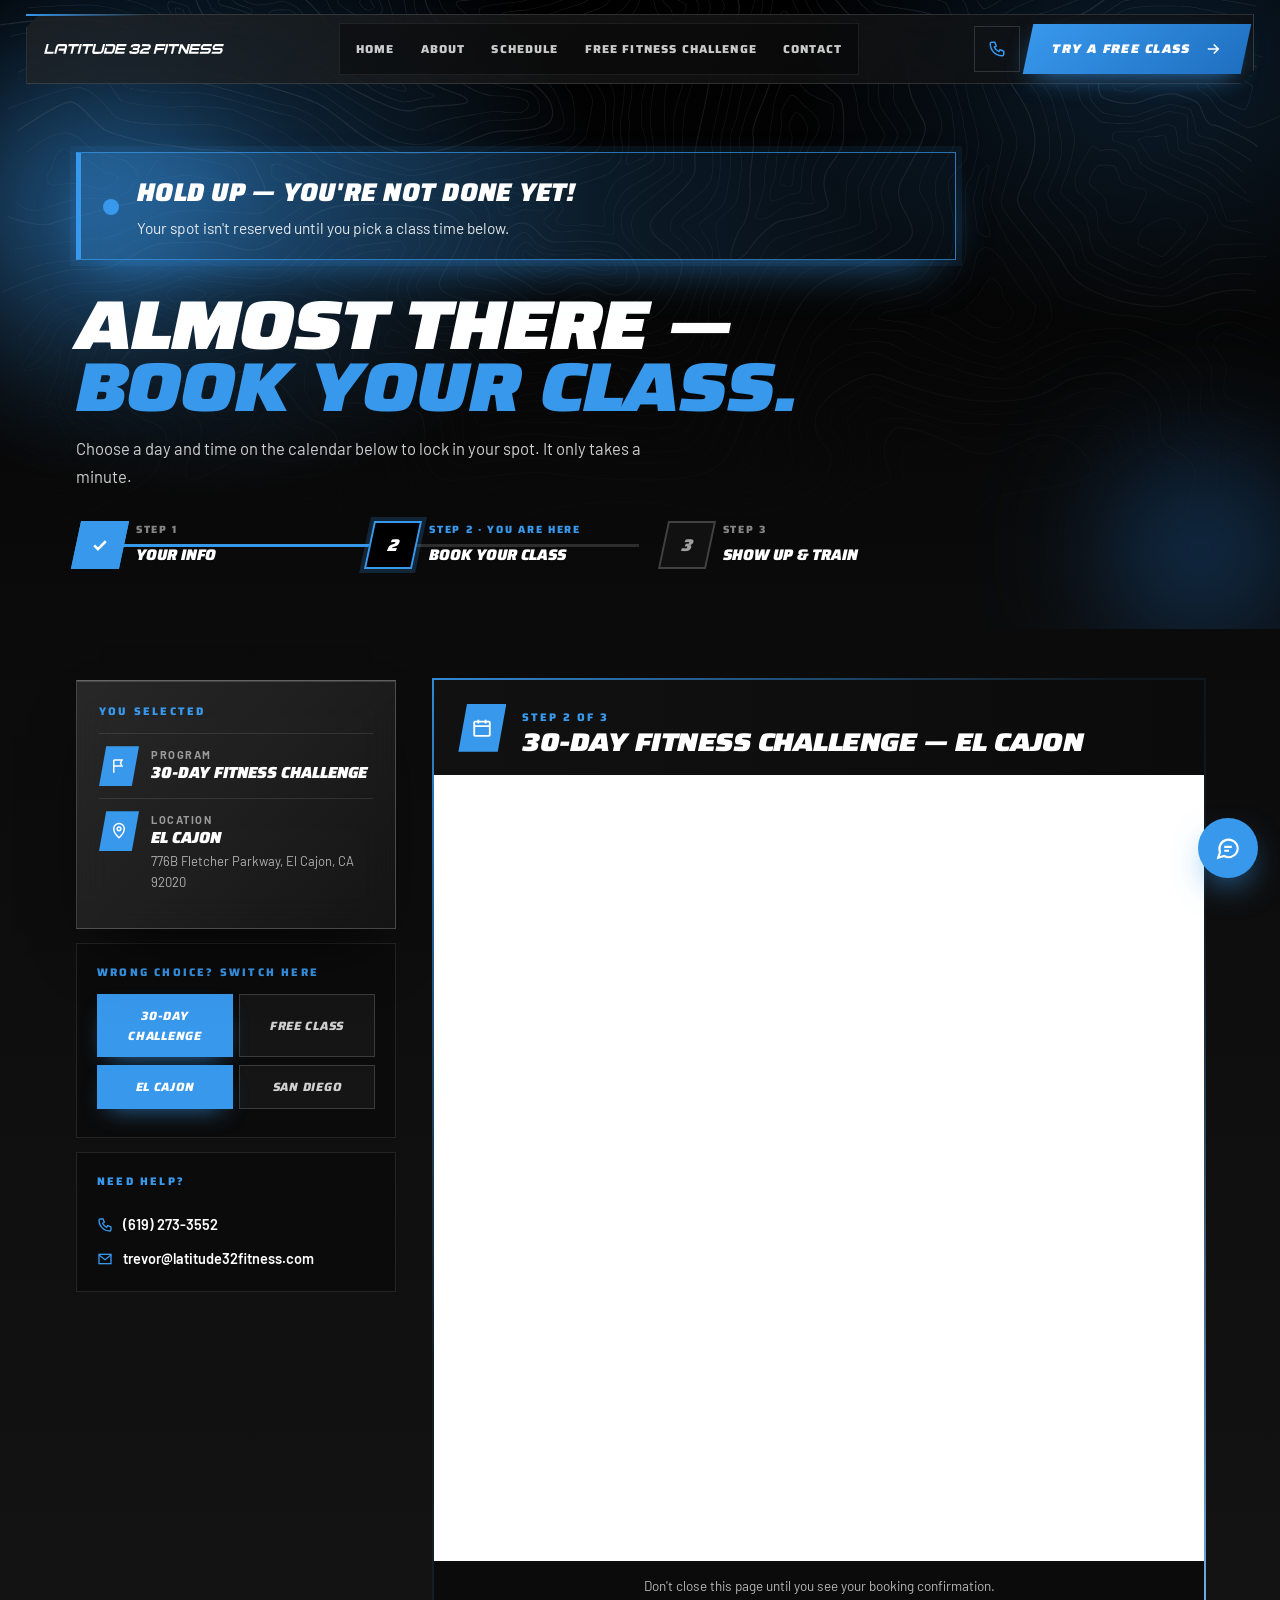
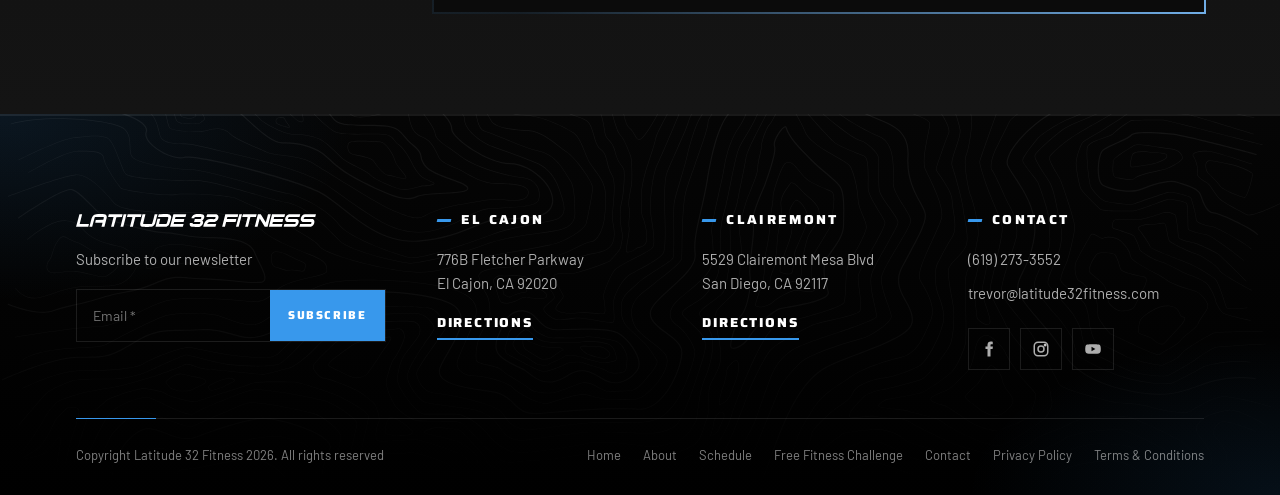
<file: booking.html>
<!DOCTYPE html>
<html lang="en">
<head>
<meta charset="utf-8">
<meta name="viewport" content="width=device-width, initial-scale=1">
<title>Book Your Class | Latitude 32 Fitness El Cajon &amp; San Diego</title>
<meta name="description" content="Final step: pick your class time at Latitude 32 Fitness in El Cajon or San Diego (Clairemont).">
<link rel="canonical" href="https://latitude32fitness.com/booking.html">
<meta name="robots" content="noindex,follow">
<meta name="theme-color" content="#000000">
<meta name="geo.region" content="US-CA">
<meta name="geo.placename" content="El Cajon; San Diego">
<meta property="og:type" content="website">
<meta property="og:site_name" content="Latitude 32 Fitness">
<meta property="og:title" content="Book Your Class | Latitude 32 Fitness El Cajon &amp; San Diego">
<meta property="og:description" content="Final step: pick your class time at Latitude 32 Fitness in El Cajon or San Diego (Clairemont).">
<meta property="og:url" content="https://latitude32fitness.com/booking.html">
<meta property="og:image" content="https://latitude32fitness.com/Images/group-functional-fitness-workout.webp">
<meta name="twitter:card" content="summary_large_image">
<link rel="icon" href="Images/logo/latitude32-logo.svg" type="image/svg+xml">
<link rel="preconnect" href="https://fonts.googleapis.com">
<link rel="preconnect" href="https://fonts.gstatic.com" crossorigin>
<link href="https://fonts.googleapis.com/css2?family=Saira:ital,wdth,wght@0,50..125,400..900;1,50..125,500..900&family=Barlow:ital,wght@0,400;0,500;0,600;1,400;1,500&display=swap" rel="stylesheet">
<link rel="stylesheet" href="css/style.css">
<link rel="stylesheet" href="css/pages.css">
<link rel="stylesheet" href="css/booking.css">
<script type="application/ld+json">{"@context":"https://schema.org","@graph":[{"@type":"Organization","@id":"https://latitude32fitness.com/#org","name":"Latitude 32 Fitness","url":"https://latitude32fitness.com/","logo":"https://latitude32fitness.com/Images/logo/latitude32-logo.svg","email":"trevor@latitude32fitness.com","telephone":"+16192733552","sameAs":["https://www.facebook.com/Latitude32Fitness","https://www.instagram.com/latitude32fitness/","https://www.youtube.com/@latitude32fitness91"],"subOrganization":[{"@id":"https://latitude32fitness.com/#el-cajon"},{"@id":"https://latitude32fitness.com/#clairemont"}]},{"@type":"ExerciseGym","@id":"https://latitude32fitness.com/#el-cajon","name":"Latitude 32 Fitness El Cajon","parentOrganization":{"@id":"https://latitude32fitness.com/#org"},"url":"https://latitude32fitness.com/","telephone":"+16192733552","email":"trevor@latitude32fitness.com","image":"https://latitude32fitness.com/Images/group-functional-fitness-workout.webp","priceRange":"$$","address":{"@type":"PostalAddress","streetAddress":"776B Fletcher Parkway","addressLocality":"El Cajon","addressRegion":"CA","postalCode":"92020","addressCountry":"US"},"hasMap":"https://www.google.com/maps/search/?api=1&query=Google&query_place_id=ChIJ0yPLNTBY2YARRVoY9W2tCxM","areaServed":["El Cajon","La Mesa","Santee","San Diego County"],"openingHoursSpecification":[{"@type":"OpeningHoursSpecification","dayOfWeek":["Monday","Tuesday","Wednesday","Thursday"],"opens":"05:00","closes":"20:00"},{"@type":"OpeningHoursSpecification","dayOfWeek":"Friday","opens":"05:00","closes":"10:15"},{"@type":"OpeningHoursSpecification","dayOfWeek":"Saturday","opens":"07:00","closes":"10:00"}]},{"@type":"ExerciseGym","@id":"https://latitude32fitness.com/#clairemont","name":"Latitude 32 Fitness Clairemont","parentOrganization":{"@id":"https://latitude32fitness.com/#org"},"url":"https://latitude32fitness.com/","telephone":"+16192733552","email":"trevor@latitude32fitness.com","image":"https://latitude32fitness.com/Images/group-mobility-floor-exercise.webp","priceRange":"$$","address":{"@type":"PostalAddress","streetAddress":"5529 Clairemont Mesa Blvd","addressLocality":"San Diego","addressRegion":"CA","postalCode":"92117","addressCountry":"US"},"hasMap":"https://www.google.com/maps/search/?api=1&query=Google&query_place_id=ChIJRw4PooD_24ARjlZ4S6aWCZc","areaServed":["Clairemont","San Diego"],"openingHoursSpecification":[{"@type":"OpeningHoursSpecification","dayOfWeek":["Monday","Tuesday","Wednesday","Thursday"],"opens":"06:00","closes":"19:00"},{"@type":"OpeningHoursSpecification","dayOfWeek":"Friday","opens":"06:00","closes":"09:00"},{"@type":"OpeningHoursSpecification","dayOfWeek":"Saturday","opens":"08:00","closes":"09:00"}]}]}</script>
<script type="application/ld+json">{"@context":"https://schema.org","@type":"BreadcrumbList","itemListElement":[{"@type":"ListItem","position":1,"name":"Home","item":"https://latitude32fitness.com/"},{"@type":"ListItem","position":2,"name":"Book Your Class","item":"https://latitude32fitness.com/booking.html"}]}</script>
<link rel="stylesheet" href="css/perf.css">
<link rel="stylesheet" href="css/minimal.css">
</head>
<body class="inner booking">
<a class="skip" href="#main">Skip to content</a>
<header class="header">
  <div class="nav">
    <a class="logo" href="index.html" aria-label="Latitude 32 Fitness home"><img src="Images/logo/latitude32-logo.svg" alt="Latitude 32 Fitness" width="300" height="16"></a>
    <div class="nav-main" id="menu">
      <nav aria-label="Main"><ul class="nav-links"><li><a href="index.html"><span class="mt">Home</span><span class="ma" aria-hidden="true">→</span></a></li><li><a href="about.html"><span class="mt">About</span><span class="ma" aria-hidden="true">→</span></a></li><li><a href="schedule.html"><span class="mt">Schedule</span><span class="ma" aria-hidden="true">→</span></a></li><li><a href="free-fitness-challenge.html"><span class="mt">Free Fitness Challenge</span><span class="ma" aria-hidden="true">→</span></a></li><li><a href="contact.html"><span class="mt">Contact</span><span class="ma" aria-hidden="true">→</span></a></li><li class="m-extra"><a class="btn btn--xl m-cta" href="contact.html#contact-form">Try a Free Class<span class="arr">→</span></a>
<div class="m-locs"><a href="https://www.google.com/maps/search/?api=1&query=Google&query_place_id=ChIJ0yPLNTBY2YARRVoY9W2tCxM" target="_blank" rel="noopener"><svg viewBox="0 0 24 24" fill="none" stroke="currentColor" stroke-width="2"><path d="M12 21s-7-6.2-7-12a7 7 0 0114 0c0 5.8-7 12-7 12z"/><circle cx="12" cy="9" r="2.5"/></svg><span><b>El Cajon</b>776B Fletcher Parkway</span></a><a href="https://www.google.com/maps/search/?api=1&query=Google&query_place_id=ChIJRw4PooD_24ARjlZ4S6aWCZc" target="_blank" rel="noopener"><svg viewBox="0 0 24 24" fill="none" stroke="currentColor" stroke-width="2"><path d="M12 21s-7-6.2-7-12a7 7 0 0114 0c0 5.8-7 12-7 12z"/><circle cx="12" cy="9" r="2.5"/></svg><span><b>Clairemont</b>5529 Clairemont Mesa Blvd</span></a></div>
<div class="m-foot"><a href="tel:+16192733552"><svg viewBox="0 0 24 24" fill="none" stroke="currentColor" stroke-width="2"><path d="M5 3h4l2 5-2.5 1.5a11 11 0 006 6L16 13l5 2v4a2 2 0 01-2 2A16 16 0 013 5a2 2 0 012-2"/></svg>(619) 273-3552</a><div class="socials"><a href="https://www.facebook.com/Latitude32Fitness" target="_blank" rel="noopener" aria-label="Facebook"><svg viewBox="0 0 24 24" fill="currentColor"><path d="M14 8.5V6.8c0-.8.2-1.3 1.4-1.3H17V2.3C16.7 2.2 15.6 2 14.4 2 11.8 2 10 3.6 10 6.5v2H7.3v3.6H10V22h4v-9.9h2.8l.4-3.6H14z"/></svg></a><a href="https://www.instagram.com/latitude32fitness/" target="_blank" rel="noopener" aria-label="Instagram"><svg viewBox="0 0 24 24" fill="none" stroke="currentColor" stroke-width="2"><rect x="3" y="3" width="18" height="18" rx="5"/><circle cx="12" cy="12" r="4"/><circle cx="17.5" cy="6.5" r="1" fill="currentColor"/></svg></a><a href="https://www.youtube.com/@latitude32fitness91" target="_blank" rel="noopener" aria-label="YouTube"><svg viewBox="0 0 24 24" fill="currentColor"><path d="M22 8.2a3 3 0 00-2.1-2.1C18 5.6 12 5.6 12 5.6s-6 0-7.9.5A3 3 0 002 8.2 31 31 0 001.6 12 31 31 0 002 15.8a3 3 0 002.1 2.1c1.9.5 7.9.5 7.9.5s6 0 7.9-.5a3 3 0 002.1-2.1c.3-1.2.4-2.5.4-3.8s-.1-2.6-.4-3.8zM10 15.1V8.9l5.2 3.1z"/></svg></a></div></div></li></ul></nav>
    </div>
    <div class="nav-right">
      <a class="nav-phone" href="tel:+16192733552" aria-label="Call (619) 273-3552"><svg viewBox="0 0 24 24" fill="none" stroke="currentColor" stroke-width="2"><path d="M5 3h4l2 5-2.5 1.5a11 11 0 006 6L16 13l5 2v4a2 2 0 01-2 2A16 16 0 013 5a2 2 0 012-2"/></svg><span><small>Call us</small>(619) 273-3552</span></a>
      <a class="nav-mcall" href="tel:+16192733552" aria-label="Call (619) 273-3552"><svg viewBox="0 0 24 24" fill="none" stroke="currentColor" stroke-width="2"><path d="M5 3h4l2 5-2.5 1.5a11 11 0 006 6L16 13l5 2v4a2 2 0 01-2 2A16 16 0 013 5a2 2 0 012-2"/></svg></a>
      <a class="nav-cta" href="contact.html#contact-form">Try a Free Class <svg viewBox="0 0 24 24" fill="none" stroke="currentColor" stroke-width="2.2"><path d="M5 12h14M13 6l6 6-6 6"/></svg></a>
      <button class="burger" aria-label="Open menu" aria-expanded="false" aria-controls="menu"><span></span><span></span><span></span></button>
    </div>
  </div>
</header>
<main id="main">

<section class="bk-hero" aria-labelledby="bk-title">
  <div class="lines" aria-hidden="true"></div><span class="orb o1" aria-hidden="true"></span><span class="orb o2" aria-hidden="true"></span>
  <div class="wrap">
    <div class="alert" role="alert">
      <span class="pulse" aria-hidden="true"></span>
      <div><b>Hold up — you're not done yet!</b><span>Your spot isn't reserved until you pick a class time below.</span></div>
    </div>
    <h1 id="bk-title">Almost there — <span>book your class.</span></h1>
    <p class="sub">Choose a day and time on the calendar below to lock in your spot. It only takes a minute.</p>
    <ol class="steps2" aria-label="Booking progress">
      <li class="done"><span class="dot"><svg viewBox="0 0 24 24" fill="none" stroke="currentColor" stroke-width="3"><path d="M5 12.5l4.5 4.5L19 7.5"/></svg></span><div><small>Step 1</small><b>Your info</b></div></li>
      <li class="now"><span class="dot">2</span><div><small>Step 2 · You are here</small><b>Book your class</b></div></li>
      <li><span class="dot">3</span><div><small>Step 3</small><b>Show up &amp; train</b></div></li>
    </ol>
  </div>
</section>

<section class="bk-main" aria-label="Class booking calendar">
  <div class="wrap bk-grid">
    <aside class="bk-side">
      <div class="sel glass2">
        <span class="k">You selected</span>
        <div class="row"><span class="ic"><svg viewBox="0 0 24 24" fill="none" stroke="currentColor" stroke-width="2"><path d="M5 21V4M5 4h11l-2 4 2 4H5"/></svg></span><div><small>Program</small><b id="bk-prog">30-Day Fitness Challenge</b></div></div>
        <div class="row"><span class="ic"><svg viewBox="0 0 24 24" fill="none" stroke="currentColor" stroke-width="2"><path d="M12 21s-7-6.2-7-12a7 7 0 0114 0c0 5.8-7 12-7 12z"/><circle cx="12" cy="9" r="2.5"/></svg></span><div><small>Location</small><b id="bk-loc">El Cajon</b><em id="bk-addr">776B Fletcher Parkway, El Cajon, CA 92020</em></div></div>
      </div>
      <div class="switch">
        <span class="k">Wrong choice? Switch here</span>
        <div class="sw-g" role="group" aria-label="Program"><button type="button" data-p="challenge">30-Day Challenge</button><button type="button" data-p="class">Free Class</button></div>
        <div class="sw-g" role="group" aria-label="Location"><button type="button" data-l="el-cajon">El Cajon</button><button type="button" data-l="san-diego">San Diego</button></div>
      </div>
      <div class="help"><span class="k">Need help?</span><a href="tel:+16192733552"><svg viewBox="0 0 24 24" fill="none" stroke="currentColor" stroke-width="2"><path d="M5 3h4l2 5-2.5 1.5a11 11 0 006 6L16 13l5 2v4a2 2 0 01-2 2A16 16 0 013 5a2 2 0 012-2"/></svg>(619) 273-3552</a><a href="mailto:trevor@latitude32fitness.com"><svg viewBox="0 0 24 24" fill="none" stroke="currentColor" stroke-width="2"><rect x="3" y="5" width="18" height="14"/><path d="M3 6l9 7 9-7"/></svg>trevor@latitude32fitness.com</a></div>
    </aside>
    <div class="cal-wrap">
      <div class="cal-head"><span class="ic"><svg viewBox="0 0 24 24" fill="none" stroke="currentColor" stroke-width="2"><rect x="3.5" y="5" width="17" height="15.5" rx="1"/><path d="M3.5 10h17M8 3v4M16 3v4"/></svg></span><div><small>Step 2 of 3</small><h2 id="cal-title">30-Day Fitness Challenge — El Cajon</h2></div><span class="live">Live availability</span></div>
      <div class="cal-frame"><div id="cal-slot" class="cal-slot"><div class="cal-load"><span></span>Loading calendar…</div></div></div>
      <p class="cal-foot">Don't close this page until you see your booking confirmation.</p>
    </div>
  </div>
</section>
<script>window.L32_CALS={"challenge|el-cajon": {"w": "tXbPofhi1JiOjgQod6Vx", "id": "tXbPofhi1JiOjgQod6Vx_1790248795440", "p": "30-Day Fitness Challenge", "l": "El Cajon"}, "challenge|san-diego": {"w": "X91tQ4juVW6JnHZhY2ym", "id": "X91tQ4juVW6JnHZhY2ym_1790248765812", "p": "30-Day Fitness Challenge", "l": "San Diego"}, "class|el-cajon": {"w": "ssadajJjZswD5gyZSubE", "id": "ssadajJjZswD5gyZSubE_1790248745869", "p": "Class Calendar", "l": "El Cajon"}, "class|san-diego": {"w": "JfBKjblio7B51RRli9m7", "id": "JfBKjblio7B51RRli9m7_1790248724845", "p": "Class Calendar", "l": "San Diego"}};</script>
<script src="js/booking.js" defer></script>
</main>
<footer class="footer">
  <span class="ft-line" aria-hidden="true"></span><span class="ft-slash" aria-hidden="true"></span>
  <div class="wrap">
    <div class="foot-grid">
      <div class="foot-brand">
        <a class="logo" href="index.html" aria-label="Latitude 32 Fitness home"><img src="Images/logo/latitude32-logo.svg" alt="Latitude 32 Fitness" width="210" height="26" loading="lazy"></a>
        <p>Subscribe to our newsletter</p>
        <form class="news" novalidate><label class="skip" for="nl">Email</label><input id="nl" type="email" placeholder="Email *" required><button type="submit">Subscribe</button></form>
        <div class="news-msg" aria-live="polite"></div>
      </div>
      <div>
        <h4>El Cajon</h4>
        <address>776B Fletcher Parkway<br>El Cajon, CA 92020</address>
        <p style="margin-top:14px"><a class="tlink" style="color:#fff" href="https://www.google.com/maps/search/?api=1&query=Google&query_place_id=ChIJ0yPLNTBY2YARRVoY9W2tCxM" target="_blank" rel="noopener">Directions</a></p>
      </div>
      <div>
        <h4>Clairemont</h4>
        <address>5529 Clairemont Mesa Blvd<br>San Diego, CA 92117</address>
        <p style="margin-top:14px"><a class="tlink" style="color:#fff" href="https://www.google.com/maps/search/?api=1&query=Google&query_place_id=ChIJRw4PooD_24ARjlZ4S6aWCZc" target="_blank" rel="noopener">Directions</a></p>
      </div>
      <div>
        <h4>Contact</h4>
        <ul>
          <li><a href="tel:+16192733552">(619) 273-3552</a></li>
          <li><a href="mailto:trevor@latitude32fitness.com">trevor@latitude32fitness.com</a></li>
        </ul>
        <div class="socials" style="margin-top:22px">
          <a href="https://www.facebook.com/Latitude32Fitness" target="_blank" rel="noopener" aria-label="Facebook"><svg viewBox="0 0 24 24" fill="currentColor"><path d="M14 8.5V6.8c0-.8.2-1.3 1.4-1.3H17V2.3C16.7 2.2 15.6 2 14.4 2 11.8 2 10 3.6 10 6.5v2H7.3v3.6H10V22h4v-9.9h2.8l.4-3.6H14z"/></svg></a>
          <a href="https://www.instagram.com/latitude32fitness/" target="_blank" rel="noopener" aria-label="Instagram"><svg viewBox="0 0 24 24" fill="none" stroke="currentColor" stroke-width="2"><rect x="3" y="3" width="18" height="18" rx="5"/><circle cx="12" cy="12" r="4"/><circle cx="17.5" cy="6.5" r="1" fill="currentColor"/></svg></a>
          <a href="https://www.youtube.com/@latitude32fitness91" target="_blank" rel="noopener" aria-label="YouTube"><svg viewBox="0 0 24 24" fill="currentColor"><path d="M22 8.2a3 3 0 00-2.1-2.1C18 5.6 12 5.6 12 5.6s-6 0-7.9.5A3 3 0 002 8.2 31 31 0 001.6 12 31 31 0 002 15.8a3 3 0 002.1 2.1c1.9.5 7.9.5 7.9.5s6 0 7.9-.5a3 3 0 002.1-2.1c.3-1.2.4-2.5.4-3.8s-.1-2.6-.4-3.8zM10 15.1V8.9l5.2 3.1z"/></svg></a>
        </div>
      </div>
    </div>
    <div class="foot-bottom">
      <span>Copyright Latitude 32 Fitness <span data-year>2026</span>. All rights reserved</span>
      <nav aria-label="Footer">
        <a href="index.html">Home</a><a href="about.html">About</a><a href="schedule.html">Schedule</a><a href="free-fitness-challenge.html">Free Fitness Challenge</a><a href="contact.html">Contact</a>
        <a href="privacy-policy.html">Privacy Policy</a>
        <a href="terms-conditions.html">Terms &amp; Conditions</a>
      </nav>
    </div>
  </div>
</footer>
<div class="bmodal" id="book-modal" role="dialog" aria-modal="true" aria-labelledby="bm-h" hidden>
  <div class="bm-back" data-close><span class="s1"></span><span class="s2"></span><span class="wm"></span><span class="brk a"></span><span class="brk b"></span></div>
  <div class="bm-box form-card" role="document">
    <button class="bm-x" type="button" data-close aria-label="Close">×</button>
    <div class="bm-top"><span class="bm-tag"><i></i>Latitude 32 Fitness</span><h3 id="bm-h">Book a Free <span>Class</span></h3><p>(Only 30 spots per location —don't wait.)</p></div>
    <form data-lead data-redirect="booking.html" novalidate>
      <div class="hp" aria-hidden="true"><label for="bm-web">Website</label><input id="bm-web" name="website" type="text" tabindex="-1" autocomplete="off"></div><input type="hidden" name="_ts" value="">
      <div class="row2">
        <div class="field"><label for="bm-fn">First Name *</label><input id="bm-fn" name="first_name" autocomplete="given-name" placeholder="First Name" required><span class="msg" aria-live="polite"></span></div>
        <div class="field"><label for="bm-ln">Last Name</label><input id="bm-ln" name="last_name" autocomplete="family-name" placeholder="Last Name"></div>
      </div>
      <div class="field"><label for="bm-ph">Phone *</label><input id="bm-ph" name="phone" type="tel" autocomplete="tel" placeholder="Phone" required><span class="msg" aria-live="polite"></span></div>
      <div class="field bm-em"><label for="bm-em">Email *</label><span class="ico"><svg viewBox="0 0 24 24" fill="none" stroke="currentColor" stroke-width="2"><rect x="3" y="5" width="18" height="14"/><path d="M3 6l9 7 9-7"/></svg></span><input id="bm-em" name="email" type="email" autocomplete="email" placeholder="Email" required><span class="msg" aria-live="polite"></span></div>
      <fieldset class="bm-loc bm-prog"><legend>Choose Your Program</legend>
        <label><input type="radio" name="program" value="challenge" checked><span><b>Free 30-Day Fitness Challenge</b><small>Only 30 spots per location</small></span></label>
        <label><input type="radio" name="program" value="class"><span><b>Free Class</b><small>Try a class first</small></span></label>
      </fieldset>
      <fieldset class="bm-loc"><legend>Choose Your Location</legend>
        <label><input type="radio" name="location" value="el-cajon" checked><span><b>El Cajon</b><small>776B Fletcher Parkway</small></span></label>
        <label><input type="radio" name="location" value="san-diego"><span><b>San Diego</b><small>5529 Clairemont Mesa Blvd</small></span></label>
      </fieldset>
      <button class="btn btn--xl bm-sub" type="submit">Continue to Class Booking<span class="arr">→</span></button>
      <p class="bm-note">Step 1 of 2 — next you'll pick your class time.</p>
    </form>
    <div class="form-ok" role="status"><svg viewBox="0 0 24 24" fill="none" stroke="currentColor" stroke-width="2"><circle cx="12" cy="12" r="10"/><path d="M7.5 12.5l3 3 6-6.5"/></svg><h3>Thank you!</h3><p>Our team will personally get in touch with you shortly.</p></div>
  </div>
</div>
<a class="fab" href="contact.html" aria-label="Contact Latitude 32 Fitness"><svg viewBox="0 0 24 24" fill="none" stroke="#fff" stroke-width="2"><path d="M21 12a8.5 8.5 0 01-12.6 7.4L3 21l1.6-5.2A8.5 8.5 0 1121 12z"/><path d="M8.5 11h7M8.5 14.5h4.5"/></svg></a>
<script src="js/main.js" defer></script>
</body>
</html>
</file>
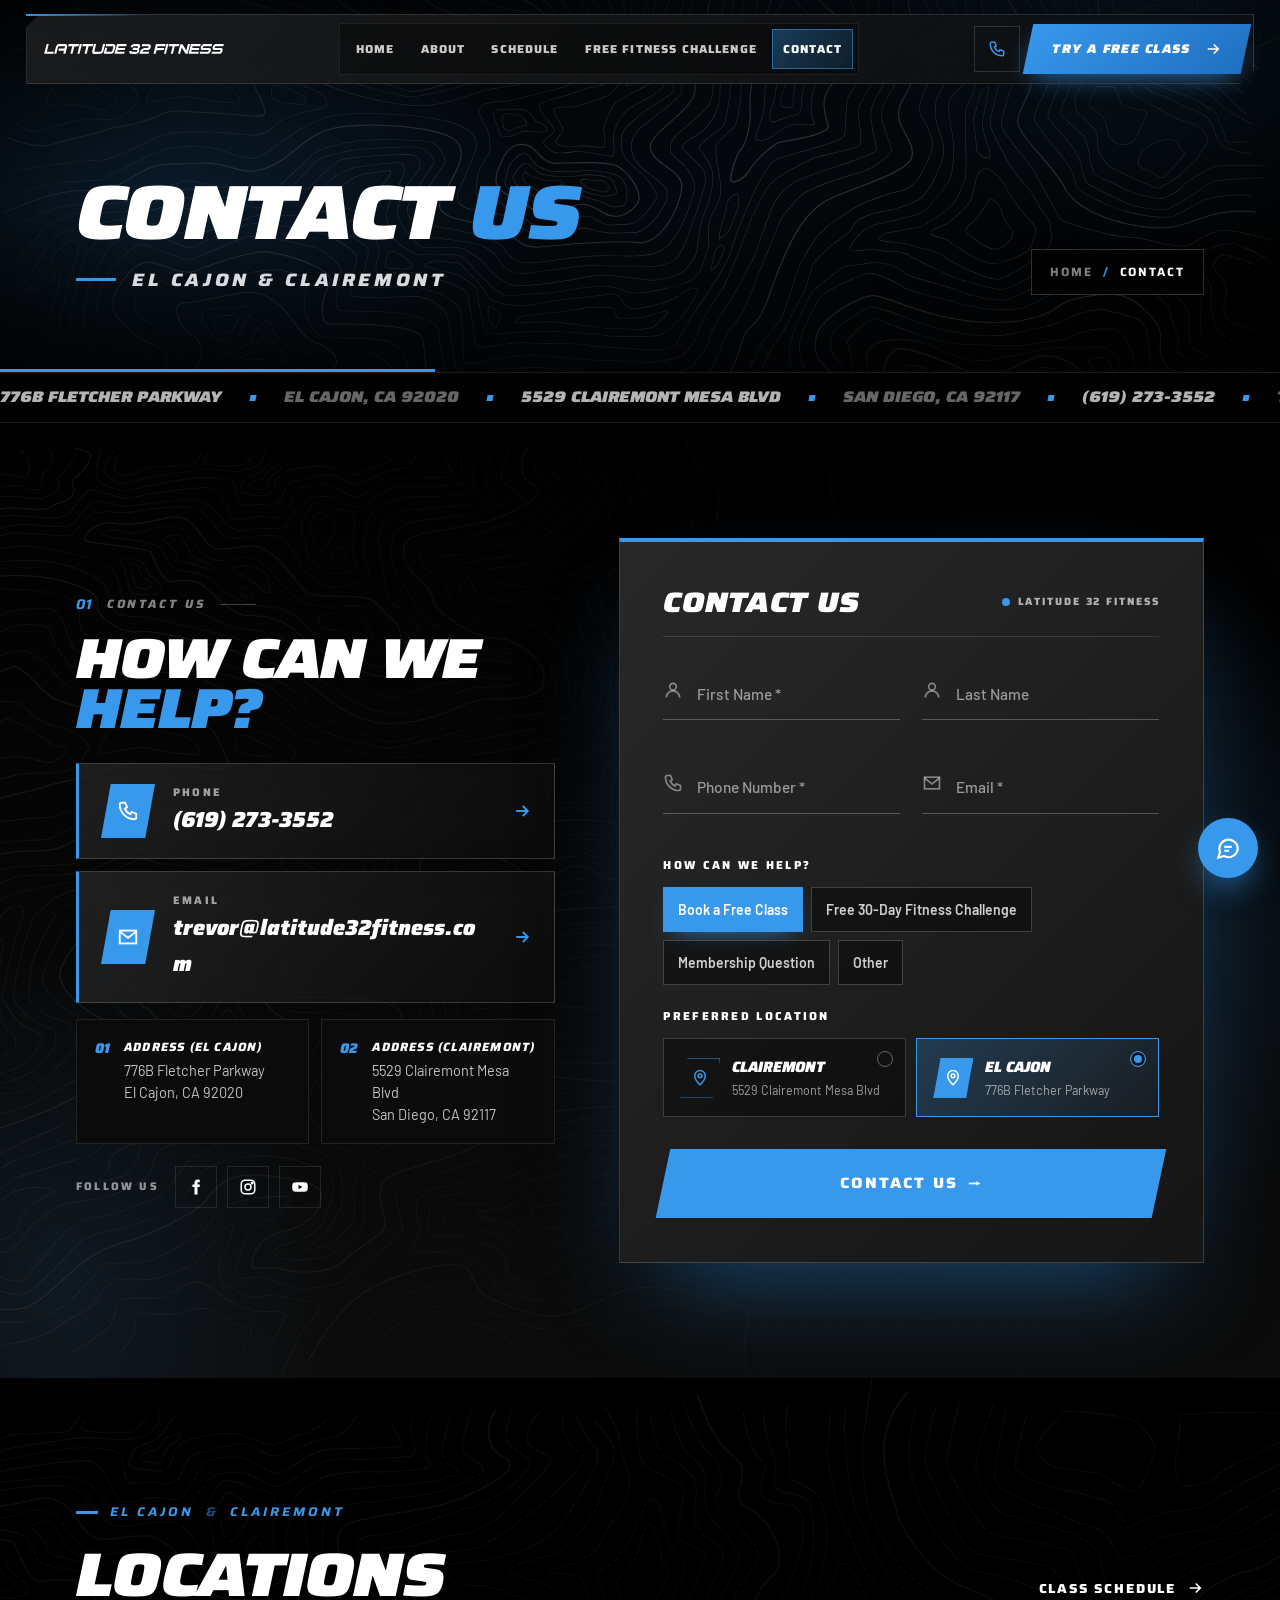
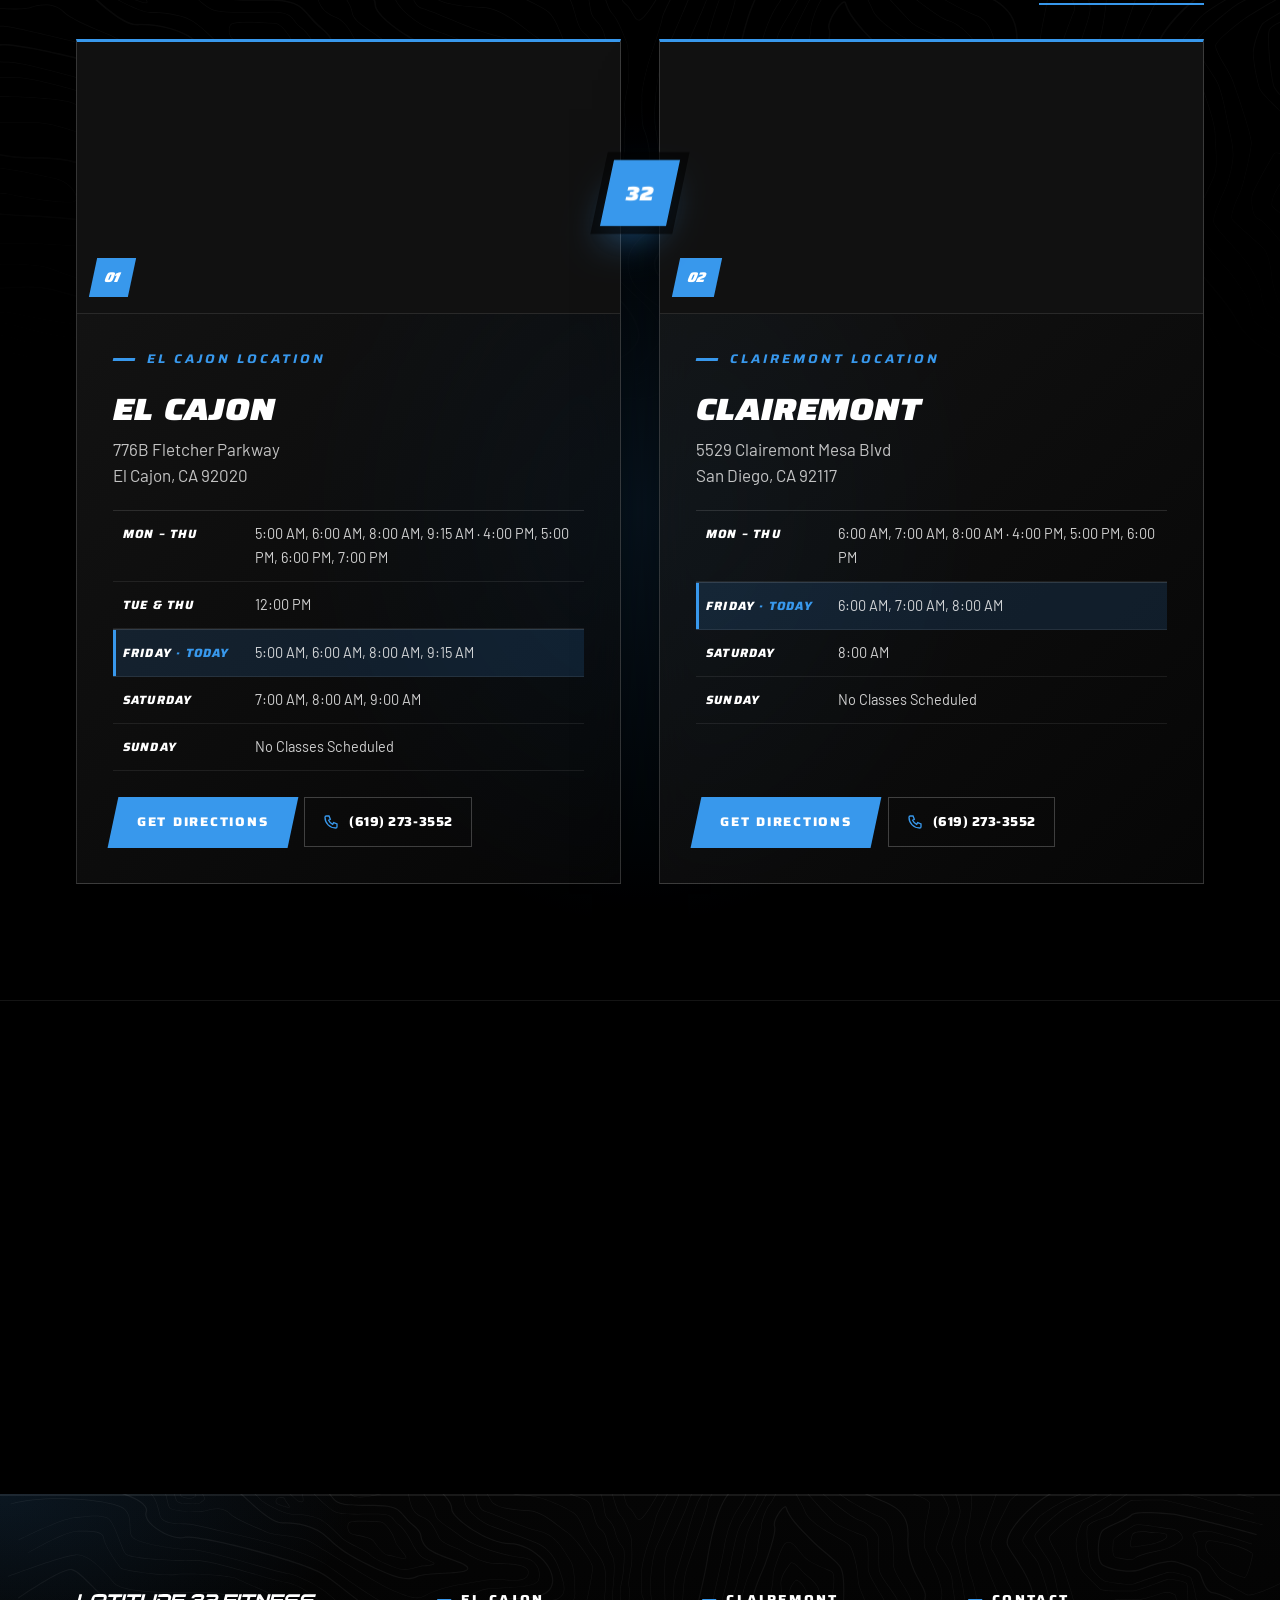
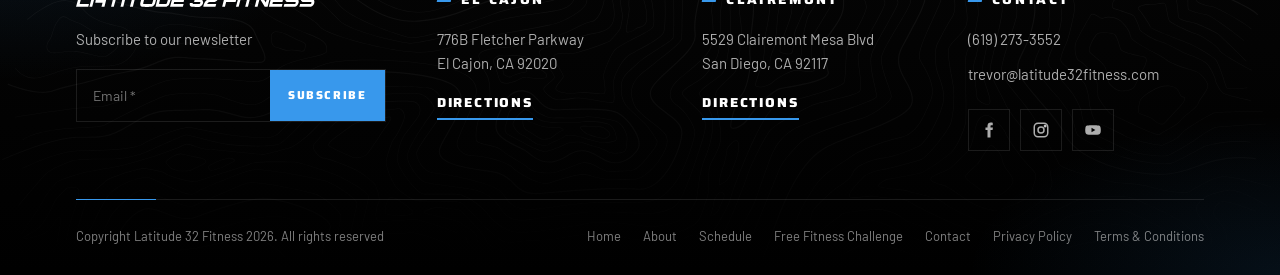
<file: contact.html>
<!DOCTYPE html>
<html lang="en">
<head>
<meta charset="utf-8">
<meta name="viewport" content="width=device-width, initial-scale=1">
<title>Contact Latitude 32 Fitness | Gym in El Cajon &amp; Clairemont, San Diego</title>
<meta name="description" content="Contact Latitude 32 Fitness: call (619) 273-3552 or email trevor@latitude32fitness.com. Visit us at 776B Fletcher Parkway, El Cajon or 5529 Clairemont Mesa Blvd, San Diego.">
<link rel="canonical" href="https://latitude32fitness.com/contact.html">
<meta name="robots" content="index,follow">
<meta name="theme-color" content="#000000">
<meta name="geo.region" content="US-CA">
<meta name="geo.placename" content="El Cajon; San Diego">
<meta property="og:type" content="website">
<meta property="og:site_name" content="Latitude 32 Fitness">
<meta property="og:title" content="Contact Latitude 32 Fitness | Gym in El Cajon &amp; Clairemont, San Diego">
<meta property="og:description" content="Contact Latitude 32 Fitness: call (619) 273-3552 or email trevor@latitude32fitness.com. Visit us at 776B Fletcher Parkway, El Cajon or 5529 Clairemont Mesa Blvd, San Diego.">
<meta property="og:url" content="https://latitude32fitness.com/contact.html">
<meta property="og:image" content="https://latitude32fitness.com/Images/woman-dumbbell-plank-workout.webp">
<meta name="twitter:card" content="summary_large_image">
<link rel="icon" href="Images/logo/latitude32-logo.svg" type="image/svg+xml">
<link rel="preconnect" href="https://fonts.googleapis.com">
<link rel="preconnect" href="https://fonts.gstatic.com" crossorigin>
<link href="https://fonts.googleapis.com/css2?family=Saira:ital,wdth,wght@0,50..125,400..900;1,50..125,500..900&family=Barlow:ital,wght@0,400;0,500;0,600;1,400;1,500&display=swap" rel="stylesheet">
<link rel="stylesheet" href="css/style.css">
<link rel="stylesheet" href="css/home.css">
<link rel="stylesheet" href="css/pages.css">
<script type="application/ld+json">{"@context":"https://schema.org","@graph":[{"@type":"Organization","@id":"https://latitude32fitness.com/#org","name":"Latitude 32 Fitness","url":"https://latitude32fitness.com/","logo":"https://latitude32fitness.com/Images/logo/latitude32-logo.svg","email":"trevor@latitude32fitness.com","telephone":"+16192733552","sameAs":["https://www.facebook.com/Latitude32Fitness","https://www.instagram.com/latitude32fitness/","https://www.youtube.com/@latitude32fitness91"],"subOrganization":[{"@id":"https://latitude32fitness.com/#el-cajon"},{"@id":"https://latitude32fitness.com/#clairemont"}]},{"@type":"ExerciseGym","@id":"https://latitude32fitness.com/#el-cajon","name":"Latitude 32 Fitness El Cajon","parentOrganization":{"@id":"https://latitude32fitness.com/#org"},"url":"https://latitude32fitness.com/","telephone":"+16192733552","email":"trevor@latitude32fitness.com","image":"https://latitude32fitness.com/Images/group-functional-fitness-workout.webp","priceRange":"$$","address":{"@type":"PostalAddress","streetAddress":"776B Fletcher Parkway","addressLocality":"El Cajon","addressRegion":"CA","postalCode":"92020","addressCountry":"US"},"hasMap":"https://www.google.com/maps/search/?api=1&query=Google&query_place_id=ChIJ0yPLNTBY2YARRVoY9W2tCxM","areaServed":["El Cajon","La Mesa","Santee","San Diego County"],"openingHoursSpecification":[{"@type":"OpeningHoursSpecification","dayOfWeek":["Monday","Tuesday","Wednesday","Thursday"],"opens":"05:00","closes":"20:00"},{"@type":"OpeningHoursSpecification","dayOfWeek":"Friday","opens":"05:00","closes":"10:15"},{"@type":"OpeningHoursSpecification","dayOfWeek":"Saturday","opens":"07:00","closes":"10:00"}]},{"@type":"ExerciseGym","@id":"https://latitude32fitness.com/#clairemont","name":"Latitude 32 Fitness Clairemont","parentOrganization":{"@id":"https://latitude32fitness.com/#org"},"url":"https://latitude32fitness.com/","telephone":"+16192733552","email":"trevor@latitude32fitness.com","image":"https://latitude32fitness.com/Images/group-mobility-floor-exercise.webp","priceRange":"$$","address":{"@type":"PostalAddress","streetAddress":"5529 Clairemont Mesa Blvd","addressLocality":"San Diego","addressRegion":"CA","postalCode":"92117","addressCountry":"US"},"hasMap":"https://www.google.com/maps/search/?api=1&query=Google&query_place_id=ChIJRw4PooD_24ARjlZ4S6aWCZc","areaServed":["Clairemont","San Diego"],"openingHoursSpecification":[{"@type":"OpeningHoursSpecification","dayOfWeek":["Monday","Tuesday","Wednesday","Thursday"],"opens":"06:00","closes":"19:00"},{"@type":"OpeningHoursSpecification","dayOfWeek":"Friday","opens":"06:00","closes":"09:00"},{"@type":"OpeningHoursSpecification","dayOfWeek":"Saturday","opens":"08:00","closes":"09:00"}]}]}</script>
<script type="application/ld+json">{"@context":"https://schema.org","@type":"BreadcrumbList","itemListElement":[{"@type":"ListItem","position":1,"name":"Home","item":"https://latitude32fitness.com/"},{"@type":"ListItem","position":2,"name":"Contact","item":"https://latitude32fitness.com/contact.html"}]}</script>
<link rel="stylesheet" href="css/perf.css">
<link rel="stylesheet" href="css/minimal.css">
</head>
<body class="inner">
<a class="skip" href="#main">Skip to content</a>
<header class="header">
  <div class="nav">
    <a class="logo" href="index.html" aria-label="Latitude 32 Fitness home"><img src="Images/logo/latitude32-logo.svg" alt="Latitude 32 Fitness" width="300" height="16"></a>
    <div class="nav-main" id="menu">
      <nav aria-label="Main"><ul class="nav-links"><li><a href="index.html"><span class="mt">Home</span><span class="ma" aria-hidden="true">→</span></a></li><li><a href="about.html"><span class="mt">About</span><span class="ma" aria-hidden="true">→</span></a></li><li><a href="schedule.html"><span class="mt">Schedule</span><span class="ma" aria-hidden="true">→</span></a></li><li><a href="free-fitness-challenge.html"><span class="mt">Free Fitness Challenge</span><span class="ma" aria-hidden="true">→</span></a></li><li><a href="contact.html" aria-current="page"><span class="mt">Contact</span><span class="ma" aria-hidden="true">→</span></a></li><li class="m-extra"><a class="btn btn--xl m-cta" href="contact.html#contact-form">Try a Free Class<span class="arr">→</span></a>
<div class="m-locs"><a href="https://www.google.com/maps/search/?api=1&query=Google&query_place_id=ChIJ0yPLNTBY2YARRVoY9W2tCxM" target="_blank" rel="noopener"><svg viewBox="0 0 24 24" fill="none" stroke="currentColor" stroke-width="2"><path d="M12 21s-7-6.2-7-12a7 7 0 0114 0c0 5.8-7 12-7 12z"/><circle cx="12" cy="9" r="2.5"/></svg><span><b>El Cajon</b>776B Fletcher Parkway</span></a><a href="https://www.google.com/maps/search/?api=1&query=Google&query_place_id=ChIJRw4PooD_24ARjlZ4S6aWCZc" target="_blank" rel="noopener"><svg viewBox="0 0 24 24" fill="none" stroke="currentColor" stroke-width="2"><path d="M12 21s-7-6.2-7-12a7 7 0 0114 0c0 5.8-7 12-7 12z"/><circle cx="12" cy="9" r="2.5"/></svg><span><b>Clairemont</b>5529 Clairemont Mesa Blvd</span></a></div>
<div class="m-foot"><a href="tel:+16192733552"><svg viewBox="0 0 24 24" fill="none" stroke="currentColor" stroke-width="2"><path d="M5 3h4l2 5-2.5 1.5a11 11 0 006 6L16 13l5 2v4a2 2 0 01-2 2A16 16 0 013 5a2 2 0 012-2"/></svg>(619) 273-3552</a><div class="socials"><a href="https://www.facebook.com/Latitude32Fitness" target="_blank" rel="noopener" aria-label="Facebook"><svg viewBox="0 0 24 24" fill="currentColor"><path d="M14 8.5V6.8c0-.8.2-1.3 1.4-1.3H17V2.3C16.7 2.2 15.6 2 14.4 2 11.8 2 10 3.6 10 6.5v2H7.3v3.6H10V22h4v-9.9h2.8l.4-3.6H14z"/></svg></a><a href="https://www.instagram.com/latitude32fitness/" target="_blank" rel="noopener" aria-label="Instagram"><svg viewBox="0 0 24 24" fill="none" stroke="currentColor" stroke-width="2"><rect x="3" y="3" width="18" height="18" rx="5"/><circle cx="12" cy="12" r="4"/><circle cx="17.5" cy="6.5" r="1" fill="currentColor"/></svg></a><a href="https://www.youtube.com/@latitude32fitness91" target="_blank" rel="noopener" aria-label="YouTube"><svg viewBox="0 0 24 24" fill="currentColor"><path d="M22 8.2a3 3 0 00-2.1-2.1C18 5.6 12 5.6 12 5.6s-6 0-7.9.5A3 3 0 002 8.2 31 31 0 001.6 12 31 31 0 002 15.8a3 3 0 002.1 2.1c1.9.5 7.9.5 7.9.5s6 0 7.9-.5a3 3 0 002.1-2.1c.3-1.2.4-2.5.4-3.8s-.1-2.6-.4-3.8zM10 15.1V8.9l5.2 3.1z"/></svg></a></div></div></li></ul></nav>
    </div>
    <div class="nav-right">
      <a class="nav-phone" href="tel:+16192733552" aria-label="Call (619) 273-3552"><svg viewBox="0 0 24 24" fill="none" stroke="currentColor" stroke-width="2"><path d="M5 3h4l2 5-2.5 1.5a11 11 0 006 6L16 13l5 2v4a2 2 0 01-2 2A16 16 0 013 5a2 2 0 012-2"/></svg><span><small>Call us</small>(619) 273-3552</span></a>
      <a class="nav-mcall" href="tel:+16192733552" aria-label="Call (619) 273-3552"><svg viewBox="0 0 24 24" fill="none" stroke="currentColor" stroke-width="2"><path d="M5 3h4l2 5-2.5 1.5a11 11 0 006 6L16 13l5 2v4a2 2 0 01-2 2A16 16 0 013 5a2 2 0 012-2"/></svg></a>
      <a class="nav-cta" href="contact.html#contact-form">Try a Free Class <svg viewBox="0 0 24 24" fill="none" stroke="currentColor" stroke-width="2.2"><path d="M5 12h14M13 6l6 6-6 6"/></svg></a>
      <button class="burger" aria-label="Open menu" aria-expanded="false" aria-controls="menu"><span></span><span></span><span></span></button>
    </div>
  </div>
</header>
<main id="main">

<section class="subhead" aria-labelledby="ct-h">
  <div class="bgm" aria-hidden="true"><img src="Images/woman-dumbbell-plank-workout.webp" alt="" fetchpriority="high" style="object-position:60% 40%"></div>
  <span class="ghost" aria-hidden="true">Contact</span>
  <div class="wrap">
    <div><h1 id="ct-h">Contact <span>Us</span></h1><p class="tagl">El Cajon &amp; Clairemont</p></div>
    <ol class="crumbs2"><li><a href="index.html">Home</a></li><li aria-current="page">Contact</li></ol>
  </div>
  <span class="bar" aria-hidden="true"></span>
</section>
<div class="ticker sub-tk" aria-hidden="true"><div class="tk"><span>776B Fletcher Parkway</span><span>El Cajon, CA 92020</span><span>5529 Clairemont Mesa Blvd</span><span>San Diego, CA 92117</span><span>(619) 273-3552</span><span>trevor@latitude32fitness.com</span><span>776B Fletcher Parkway</span><span>El Cajon, CA 92020</span><span>5529 Clairemont Mesa Blvd</span><span>San Diego, CA 92117</span><span>(619) 273-3552</span><span>trevor@latitude32fitness.com</span></div></div>


<section class="ct2" id="contact-form" aria-labelledby="msg-h">
  <div class="lines" aria-hidden="true"></div>
  <span class="ghost" aria-hidden="true">Contact</span>
  <div class="wrap ct2g">
    <div class="rv">
      <div class="secno"><b>01</b>Contact Us</div>
      <h2 id="msg-h">How Can We <span>Help?</span></h2>
      <div class="acts2">
        <a class="act2" href="tel:+16192733552"><span class="ic"><svg viewBox="0 0 24 24" fill="none" stroke="currentColor" stroke-width="2"><path d="M5 3h4l2 5-2.5 1.5a11 11 0 006 6L16 13l5 2v4a2 2 0 01-2 2A16 16 0 013 5a2 2 0 012-2"/></svg></span><span><b>Phone</b><span>(619) 273-3552</span></span><svg viewBox="0 0 24 24" fill="none" stroke="currentColor" stroke-width="2.2"><path d="M5 12h14M13 6l6 6-6 6"/></svg></a>
        <a class="act2" href="mailto:trevor@latitude32fitness.com"><span class="ic"><svg viewBox="0 0 24 24" fill="none" stroke="currentColor" stroke-width="2"><rect x="3" y="5" width="18" height="14"/><path d="M3 6l9 7 9-7"/></svg></span><span><b>Email</b><span>trevor@latitude32fitness.com</span></span><svg viewBox="0 0 24 24" fill="none" stroke="currentColor" stroke-width="2.2"><path d="M5 12h14M13 6l6 6-6 6"/></svg></a>
      </div>
      <div class="visit2">
        <a href="https://www.google.com/maps/search/?api=1&query=Google&query_place_id=ChIJ0yPLNTBY2YARRVoY9W2tCxM" target="_blank" rel="noopener"><span class="n">01</span><span><b>Address (El Cajon)</b>776B Fletcher Parkway<br>El Cajon, CA 92020</span></a>
        <a href="https://www.google.com/maps/search/?api=1&query=Google&query_place_id=ChIJRw4PooD_24ARjlZ4S6aWCZc" target="_blank" rel="noopener"><span class="n">02</span><span><b>Address (Clairemont)</b>5529 Clairemont Mesa Blvd<br>San Diego, CA 92117</span></a>
      </div>
      <div class="soc2"><span>Follow us</span><div class="socials"><a href="https://www.facebook.com/Latitude32Fitness" target="_blank" rel="noopener" aria-label="Facebook"><svg viewBox="0 0 24 24" fill="currentColor"><path d="M14 8.5V6.8c0-.8.2-1.3 1.4-1.3H17V2.3C16.7 2.2 15.6 2 14.4 2 11.8 2 10 3.6 10 6.5v2H7.3v3.6H10V22h4v-9.9h2.8l.4-3.6H14z"/></svg></a><a href="https://www.instagram.com/latitude32fitness/" target="_blank" rel="noopener" aria-label="Instagram"><svg viewBox="0 0 24 24" fill="none" stroke="currentColor" stroke-width="2"><rect x="3" y="3" width="18" height="18" rx="5"/><circle cx="12" cy="12" r="4"/><circle cx="17.5" cy="6.5" r="1" fill="currentColor"/></svg></a><a href="https://www.youtube.com/@latitude32fitness91" target="_blank" rel="noopener" aria-label="YouTube"><svg viewBox="0 0 24 24" fill="currentColor"><path d="M22 8.2a3 3 0 00-2.1-2.1C18 5.6 12 5.6 12 5.6s-6 0-7.9.5A3 3 0 002 8.2 31 31 0 001.6 12 31 31 0 002 15.8a3 3 0 002.1 2.1c1.9.5 7.9.5 7.9.5s6 0 7.9-.5a3 3 0 002.1-2.1c.3-1.2.4-2.5.4-3.8s-.1-2.6-.4-3.8zM10 15.1V8.9l5.2 3.1z"/></svg></a></div></div>
    </div>
    <div class="formwrap"><div class="form-card cf2 rv rv-d1">
  <form data-lead novalidate aria-labelledby="cf2-h">
    <div class="fh"><h3 id="cf2-h">Contact Us</h3><span class="tag"><i></i>Latitude 32 Fitness</span></div>
    <div class="row2">
      <div class="fl field"><span class="i"><svg viewBox="0 0 24 24" fill="none" stroke="currentColor" stroke-width="2"><circle cx="12" cy="8" r="4"/><path d="M4 21a8 8 0 0116 0"/></svg></span><input id="cf2-fn" name="first_name" autocomplete="given-name" placeholder=" " required><label for="cf2-fn">First Name *</label><span class="msg" aria-live="polite"></span></div>
      <div class="fl field"><span class="i"><svg viewBox="0 0 24 24" fill="none" stroke="currentColor" stroke-width="2"><circle cx="12" cy="8" r="4"/><path d="M4 21a8 8 0 0116 0"/></svg></span><input id="cf2-ln" name="last_name" autocomplete="family-name" placeholder=" "><label for="cf2-ln">Last Name</label></div>
    </div>
    <div class="row2">
      <div class="fl field"><span class="i"><svg viewBox="0 0 24 24" fill="none" stroke="currentColor" stroke-width="2"><path d="M5 3h4l2 5-2.5 1.5a11 11 0 006 6L16 13l5 2v4a2 2 0 01-2 2A16 16 0 013 5a2 2 0 012-2"/></svg></span><input id="cf2-phone" name="phone" type="tel" autocomplete="tel" placeholder=" " required><label for="cf2-phone">Phone Number *</label><span class="msg" aria-live="polite"></span></div>
      <div class="fl field"><span class="i"><svg viewBox="0 0 24 24" fill="none" stroke="currentColor" stroke-width="2"><rect x="3" y="5" width="18" height="14"/><path d="M3 6l9 7 9-7"/></svg></span><input id="cf2-email" name="email" type="email" autocomplete="email" placeholder=" " required><label for="cf2-email">Email *</label><span class="msg" aria-live="polite"></span></div>
    </div>
    <fieldset class="fs"><legend>How Can We Help?</legend><div class="chips2"><label class="chip2"><input type="radio" name="help" value="Book a Free Class" checked><span>Book a Free Class</span></label><label class="chip2"><input type="radio" name="help" value="Free 30-Day Fitness Challenge"><span>Free 30-Day Fitness Challenge</span></label><label class="chip2"><input type="radio" name="help" value="Membership Question"><span>Membership Question</span></label><label class="chip2"><input type="radio" name="help" value="Other"><span>Other</span></label></div></fieldset>
    <fieldset class="fs"><legend>Preferred Location</legend><div class="locs4">
      <label class="lc"><input type="radio" name="location" value="Clairemont"><span><i><svg viewBox="0 0 24 24" fill="none" stroke="currentColor" stroke-width="2"><path d="M12 21s-7-6.2-7-12a7 7 0 0114 0c0 5.8-7 12-7 12z"/><circle cx="12" cy="9" r="2.5"/></svg></i><b>Clairemont</b><small>5529 Clairemont Mesa Blvd</small></span></label>
      <label class="lc"><input type="radio" name="location" value="El Cajon" checked><span><i><svg viewBox="0 0 24 24" fill="none" stroke="currentColor" stroke-width="2"><path d="M12 21s-7-6.2-7-12a7 7 0 0114 0c0 5.8-7 12-7 12z"/><circle cx="12" cy="9" r="2.5"/></svg></i><b>El Cajon</b><small>776B Fletcher Parkway</small></span></label>
    </div></fieldset>
    <button class="btn btn--xl sub2" type="submit">Contact Us<span class="arr">→</span></button>
  </form>
  <div class="form-ok" role="status"><svg viewBox="0 0 24 24" fill="none" stroke="currentColor" stroke-width="2"><circle cx="12" cy="12" r="10"/><path d="M7.5 12.5l3 3 6-6.5"/></svg><h3>Thank you!</h3><p>Our team will personally get in touch with you shortly.</p></div>
</div></div>
  </div>
</section>

<!-- LOCATIONS v4 (both) -->
<section class="lx" id="locations" aria-labelledby="l-h">
  <div class="wrap lx-top">
    <div class="rv"><span class="eyebrow">El Cajon <span class="coord">&amp;</span> Clairemont</span><h2 id="l-h">Locations</h2></div>
    <a class="tlink rv rv-d1" href="schedule.html">Class Schedule <svg width="18" height="18" viewBox="0 0 24 24" fill="none" stroke="currentColor" stroke-width="2.2"><path d="M5 12h14M13 6l6 6-6 6"/></svg></a>
  </div>
  <div class="wrap"><div class="lx2">
    <div class="lx2-half">
      <span class="big" aria-hidden="true"><small>01</small>El Cajon</span>
      <article class="lx-card" id="lx-ec"><div class="lx-map2"><iframe src="https://maps.google.com/maps?q=776B%20Fletcher%20Parkway%2C%20El%20Cajon%2C%20CA%2092020&z=15&output=embed" title="Map of Latitude 32 Fitness El Cajon" loading="lazy" referrerpolicy="no-referrer-when-downgrade"></iframe><span class="pin2">01</span></div><div class="lx-body">
        <span class="eyebrow">El Cajon Location</span>
        <h3>El Cajon</h3>
        <address>776B Fletcher Parkway<br>El Cajon, CA 92020</address>
        <ul class="lx-rows">
          <li data-days="1,2,3,4"><b>Mon – Thu</b><span>5:00 AM, 6:00 AM, 8:00 AM, 9:15 AM · 4:00 PM, 5:00 PM, 6:00 PM, 7:00 PM</span></li>
          <li data-days="2,4"><b>Tue &amp; Thu</b><span>12:00 PM</span></li>
          <li data-days="5"><b>Friday</b><span>5:00 AM, 6:00 AM, 8:00 AM, 9:15 AM</span></li>
          <li data-days="6"><b>Saturday</b><span>7:00 AM, 8:00 AM, 9:00 AM</span></li>
          <li data-days="0"><b>Sunday</b><span>No Classes Scheduled</span></li>
        </ul>
        <div class="lx-acts"><a class="btn" href="https://www.google.com/maps/search/?api=1&query=Google&query_place_id=ChIJ0yPLNTBY2YARRVoY9W2tCxM" target="_blank" rel="noopener">Get Directions</a><a class="lx-call" href="tel:+16192733552"><svg viewBox="0 0 24 24" fill="none" stroke="currentColor" stroke-width="2"><path d="M5 3h4l2 5-2.5 1.5a11 11 0 006 6L16 13l5 2v4a2 2 0 01-2 2A16 16 0 013 5a2 2 0 012-2"/></svg>(619) 273-3552</a></div>
      </div></article>
    </div>
    <div class="lx2-half">
      <span class="big" aria-hidden="true"><small>02</small>Clairemont</span>
      <article class="lx-card" id="lx-cl"><div class="lx-map2"><iframe src="https://maps.google.com/maps?q=5529%20Clairemont%20Mesa%20Blvd%2C%20San%20Diego%2C%20CA%2092117&z=15&output=embed" title="Map of Latitude 32 Fitness Clairemont" loading="lazy" referrerpolicy="no-referrer-when-downgrade"></iframe><span class="pin2">02</span></div><div class="lx-body">
        <span class="eyebrow">Clairemont Location</span>
        <h3>Clairemont</h3>
        <address>5529 Clairemont Mesa Blvd<br>San Diego, CA 92117</address>
        <ul class="lx-rows">
          <li data-days="1,2,3,4"><b>Mon – Thu</b><span>6:00 AM, 7:00 AM, 8:00 AM · 4:00 PM, 5:00 PM, 6:00 PM</span></li>
          <li data-days="5"><b>Friday</b><span>6:00 AM, 7:00 AM, 8:00 AM</span></li>
          <li data-days="6"><b>Saturday</b><span>8:00 AM</span></li>
          <li data-days="0"><b>Sunday</b><span>No Classes Scheduled</span></li>
        </ul>
        <div class="lx-acts"><a class="btn" href="https://www.google.com/maps/search/?api=1&query=Google&query_place_id=ChIJRw4PooD_24ARjlZ4S6aWCZc" target="_blank" rel="noopener">Get Directions</a><a class="lx-call" href="tel:+16192733552"><svg viewBox="0 0 24 24" fill="none" stroke="currentColor" stroke-width="2"><path d="M5 3h4l2 5-2.5 1.5a11 11 0 006 6L16 13l5 2v4a2 2 0 01-2 2A16 16 0 013 5a2 2 0 012-2"/></svg>(619) 273-3552</a></div>
      </div></article>
    </div>
    <span class="lx2-mid" aria-hidden="true"><span>32</span></span>
  </div></div>
</section>


<!-- CTA v3 (split + offer) -->
<section class="cta3" aria-labelledby="cta-h">
  <video data-lazy muted loop playsinline preload="none" poster="Images/woman-dumbbell-plank-workout.webp" aria-hidden="true"><source src="Videos/web/hero-b.mp4" type="video/mp4"></video>
  <div class="wrap grid">
    <div class="rv">
      <span class="eyebrow">Latitude 32 Fitness</span>
      <h2 id="cta-h">Ready to Transform <span>Your Life?</span></h2>
      <p class="sub">Join a supportive community built on hard work, real coaching, and good energy.</p>
      <div class="btns"><a class="btn btn--xl" href="contact.html#contact-form">Book a Free Class<small>Click Here to Get Scheduled</small></a><a class="btn btn--ghost btn--xl" href="schedule.html">Class Schedule</a></div>
    </div>
  </div>
</section>
</main>
<footer class="footer">
  <span class="ft-line" aria-hidden="true"></span><span class="ft-slash" aria-hidden="true"></span>
  <div class="wrap">
    <div class="foot-grid">
      <div class="foot-brand">
        <a class="logo" href="index.html" aria-label="Latitude 32 Fitness home"><img src="Images/logo/latitude32-logo.svg" alt="Latitude 32 Fitness" width="210" height="26" loading="lazy"></a>
        <p>Subscribe to our newsletter</p>
        <form class="news" novalidate><label class="skip" for="nl">Email</label><input id="nl" type="email" placeholder="Email *" required><button type="submit">Subscribe</button></form>
        <div class="news-msg" aria-live="polite"></div>
      </div>
      <div>
        <h4>El Cajon</h4>
        <address>776B Fletcher Parkway<br>El Cajon, CA 92020</address>
        <p style="margin-top:14px"><a class="tlink" style="color:#fff" href="https://www.google.com/maps/search/?api=1&query=Google&query_place_id=ChIJ0yPLNTBY2YARRVoY9W2tCxM" target="_blank" rel="noopener">Directions</a></p>
      </div>
      <div>
        <h4>Clairemont</h4>
        <address>5529 Clairemont Mesa Blvd<br>San Diego, CA 92117</address>
        <p style="margin-top:14px"><a class="tlink" style="color:#fff" href="https://www.google.com/maps/search/?api=1&query=Google&query_place_id=ChIJRw4PooD_24ARjlZ4S6aWCZc" target="_blank" rel="noopener">Directions</a></p>
      </div>
      <div>
        <h4>Contact</h4>
        <ul>
          <li><a href="tel:+16192733552">(619) 273-3552</a></li>
          <li><a href="mailto:trevor@latitude32fitness.com">trevor@latitude32fitness.com</a></li>
        </ul>
        <div class="socials" style="margin-top:22px">
          <a href="https://www.facebook.com/Latitude32Fitness" target="_blank" rel="noopener" aria-label="Facebook"><svg viewBox="0 0 24 24" fill="currentColor"><path d="M14 8.5V6.8c0-.8.2-1.3 1.4-1.3H17V2.3C16.7 2.2 15.6 2 14.4 2 11.8 2 10 3.6 10 6.5v2H7.3v3.6H10V22h4v-9.9h2.8l.4-3.6H14z"/></svg></a>
          <a href="https://www.instagram.com/latitude32fitness/" target="_blank" rel="noopener" aria-label="Instagram"><svg viewBox="0 0 24 24" fill="none" stroke="currentColor" stroke-width="2"><rect x="3" y="3" width="18" height="18" rx="5"/><circle cx="12" cy="12" r="4"/><circle cx="17.5" cy="6.5" r="1" fill="currentColor"/></svg></a>
          <a href="https://www.youtube.com/@latitude32fitness91" target="_blank" rel="noopener" aria-label="YouTube"><svg viewBox="0 0 24 24" fill="currentColor"><path d="M22 8.2a3 3 0 00-2.1-2.1C18 5.6 12 5.6 12 5.6s-6 0-7.9.5A3 3 0 002 8.2 31 31 0 001.6 12 31 31 0 002 15.8a3 3 0 002.1 2.1c1.9.5 7.9.5 7.9.5s6 0 7.9-.5a3 3 0 002.1-2.1c.3-1.2.4-2.5.4-3.8s-.1-2.6-.4-3.8zM10 15.1V8.9l5.2 3.1z"/></svg></a>
        </div>
      </div>
    </div>
    <div class="foot-bottom">
      <span>Copyright Latitude 32 Fitness <span data-year>2026</span>. All rights reserved</span>
      <nav aria-label="Footer">
        <a href="index.html">Home</a><a href="about.html">About</a><a href="schedule.html">Schedule</a><a href="free-fitness-challenge.html">Free Fitness Challenge</a><a href="contact.html">Contact</a>
        <a href="privacy-policy.html">Privacy Policy</a>
        <a href="terms-conditions.html">Terms &amp; Conditions</a>
      </nav>
    </div>
  </div>
</footer>
<div class="bmodal" id="book-modal" role="dialog" aria-modal="true" aria-labelledby="bm-h" hidden>
  <div class="bm-back" data-close><span class="s1"></span><span class="s2"></span><span class="wm"></span><span class="brk a"></span><span class="brk b"></span></div>
  <div class="bm-box form-card" role="document">
    <button class="bm-x" type="button" data-close aria-label="Close">×</button>
    <div class="bm-top"><span class="bm-tag"><i></i>Latitude 32 Fitness</span><h3 id="bm-h">Book a Free <span>Class</span></h3><p>(Only 30 spots per location —don't wait.)</p></div>
    <form data-lead data-redirect="booking.html" novalidate>
      <div class="hp" aria-hidden="true"><label for="bm-web">Website</label><input id="bm-web" name="website" type="text" tabindex="-1" autocomplete="off"></div><input type="hidden" name="_ts" value="">
      <div class="row2">
        <div class="field"><label for="bm-fn">First Name *</label><input id="bm-fn" name="first_name" autocomplete="given-name" placeholder="First Name" required><span class="msg" aria-live="polite"></span></div>
        <div class="field"><label for="bm-ln">Last Name</label><input id="bm-ln" name="last_name" autocomplete="family-name" placeholder="Last Name"></div>
      </div>
      <div class="field"><label for="bm-ph">Phone *</label><input id="bm-ph" name="phone" type="tel" autocomplete="tel" placeholder="Phone" required><span class="msg" aria-live="polite"></span></div>
      <div class="field bm-em"><label for="bm-em">Email *</label><span class="ico"><svg viewBox="0 0 24 24" fill="none" stroke="currentColor" stroke-width="2"><rect x="3" y="5" width="18" height="14"/><path d="M3 6l9 7 9-7"/></svg></span><input id="bm-em" name="email" type="email" autocomplete="email" placeholder="Email" required><span class="msg" aria-live="polite"></span></div>
      <fieldset class="bm-loc bm-prog"><legend>Choose Your Program</legend>
        <label><input type="radio" name="program" value="challenge" checked><span><b>Free 30-Day Fitness Challenge</b><small>Only 30 spots per location</small></span></label>
        <label><input type="radio" name="program" value="class"><span><b>Free Class</b><small>Try a class first</small></span></label>
      </fieldset>
      <fieldset class="bm-loc"><legend>Choose Your Location</legend>
        <label><input type="radio" name="location" value="el-cajon" checked><span><b>El Cajon</b><small>776B Fletcher Parkway</small></span></label>
        <label><input type="radio" name="location" value="san-diego"><span><b>San Diego</b><small>5529 Clairemont Mesa Blvd</small></span></label>
      </fieldset>
      <button class="btn btn--xl bm-sub" type="submit">Continue to Class Booking<span class="arr">→</span></button>
      <p class="bm-note">Step 1 of 2 — next you'll pick your class time.</p>
    </form>
    <div class="form-ok" role="status"><svg viewBox="0 0 24 24" fill="none" stroke="currentColor" stroke-width="2"><circle cx="12" cy="12" r="10"/><path d="M7.5 12.5l3 3 6-6.5"/></svg><h3>Thank you!</h3><p>Our team will personally get in touch with you shortly.</p></div>
  </div>
</div>
<a class="fab" href="contact.html" aria-label="Contact Latitude 32 Fitness"><svg viewBox="0 0 24 24" fill="none" stroke="#fff" stroke-width="2"><path d="M21 12a8.5 8.5 0 01-12.6 7.4L3 21l1.6-5.2A8.5 8.5 0 1121 12z"/><path d="M8.5 11h7M8.5 14.5h4.5"/></svg></a>
<script src="js/main.js" defer></script>
</body>
</html>
</file>
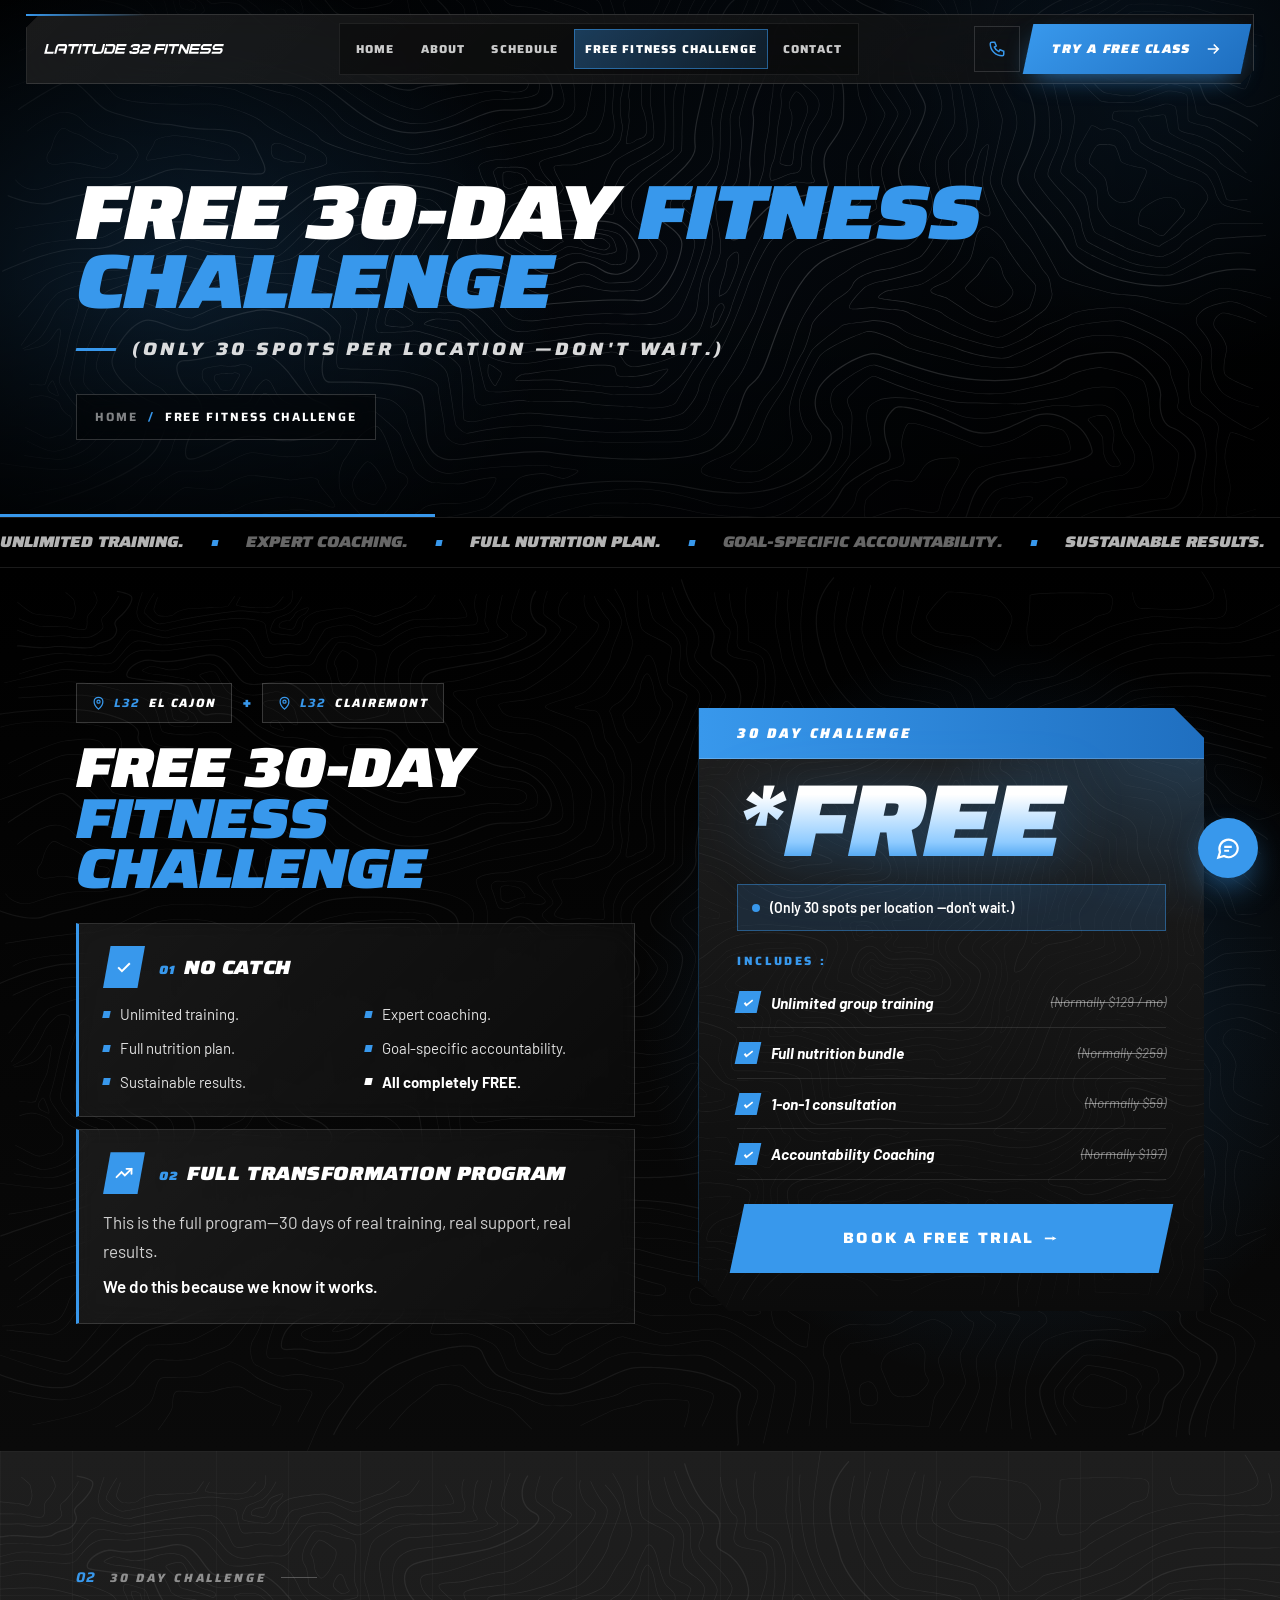
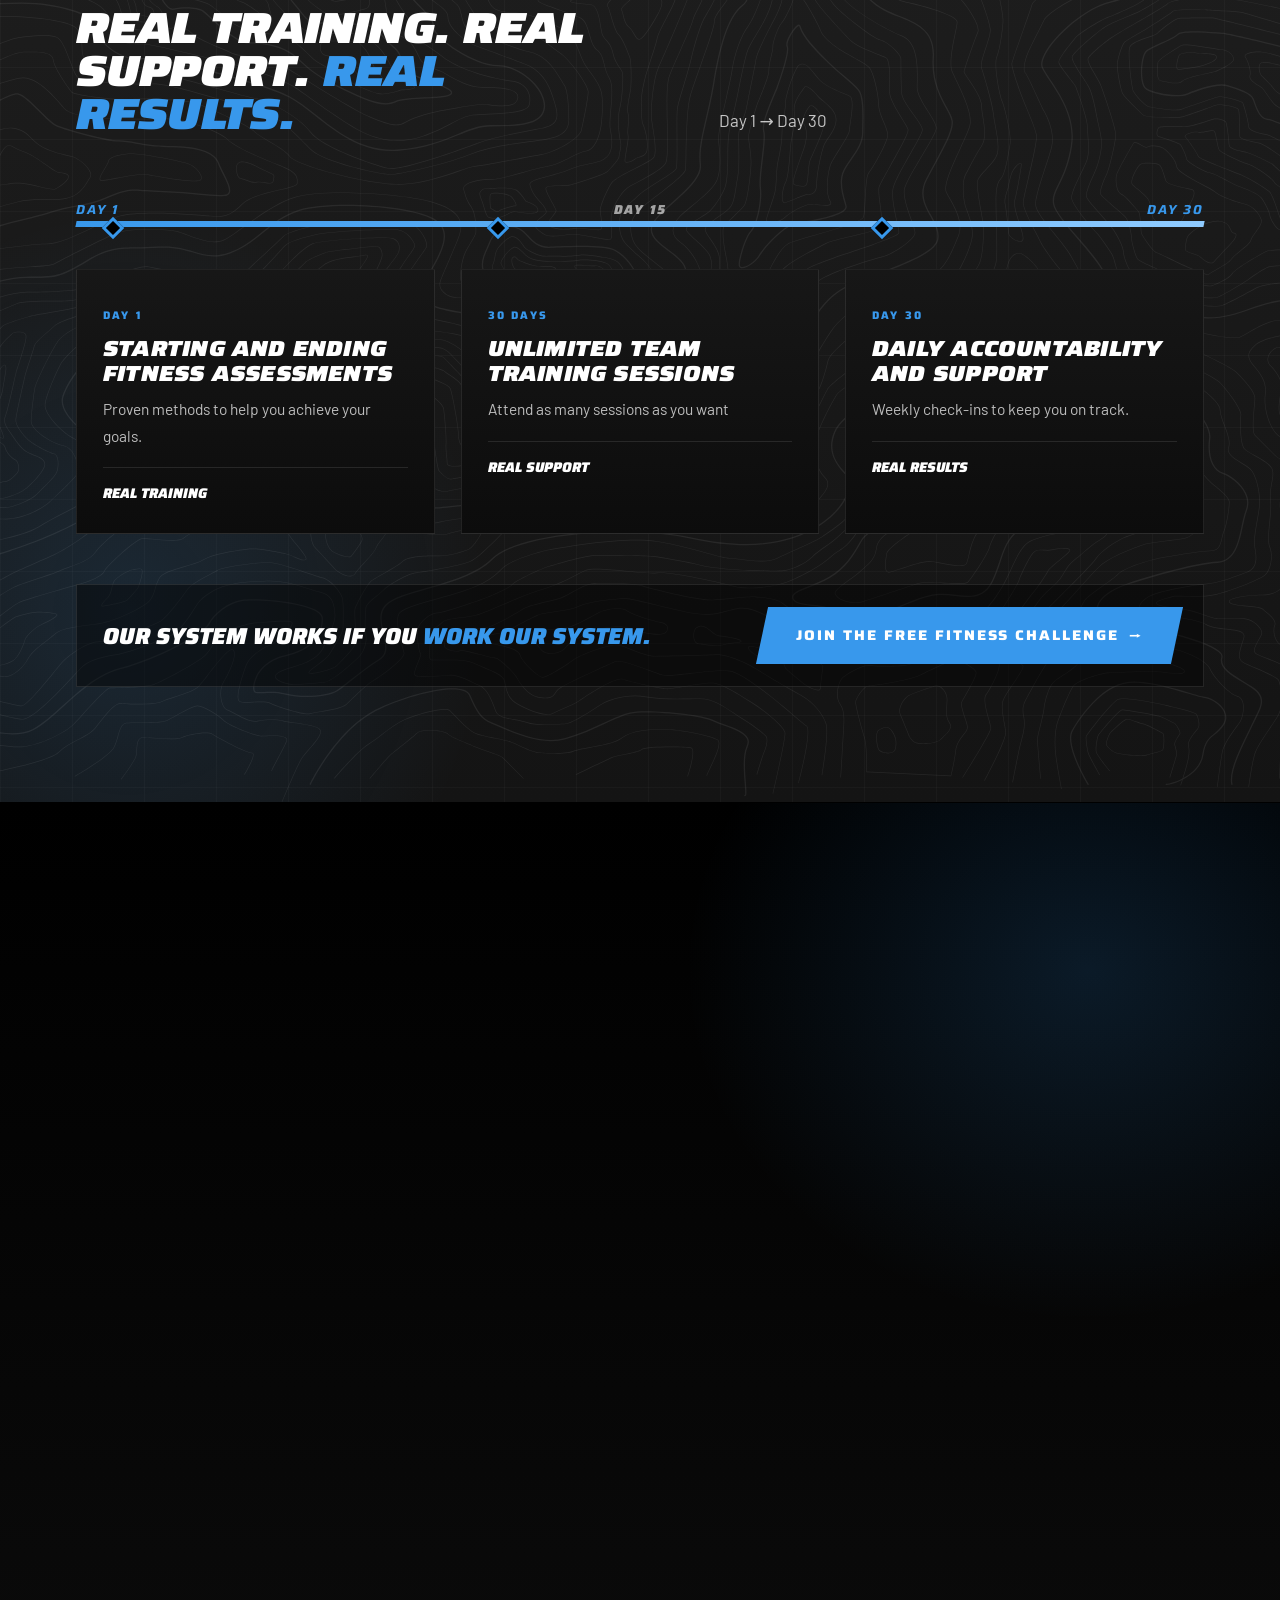
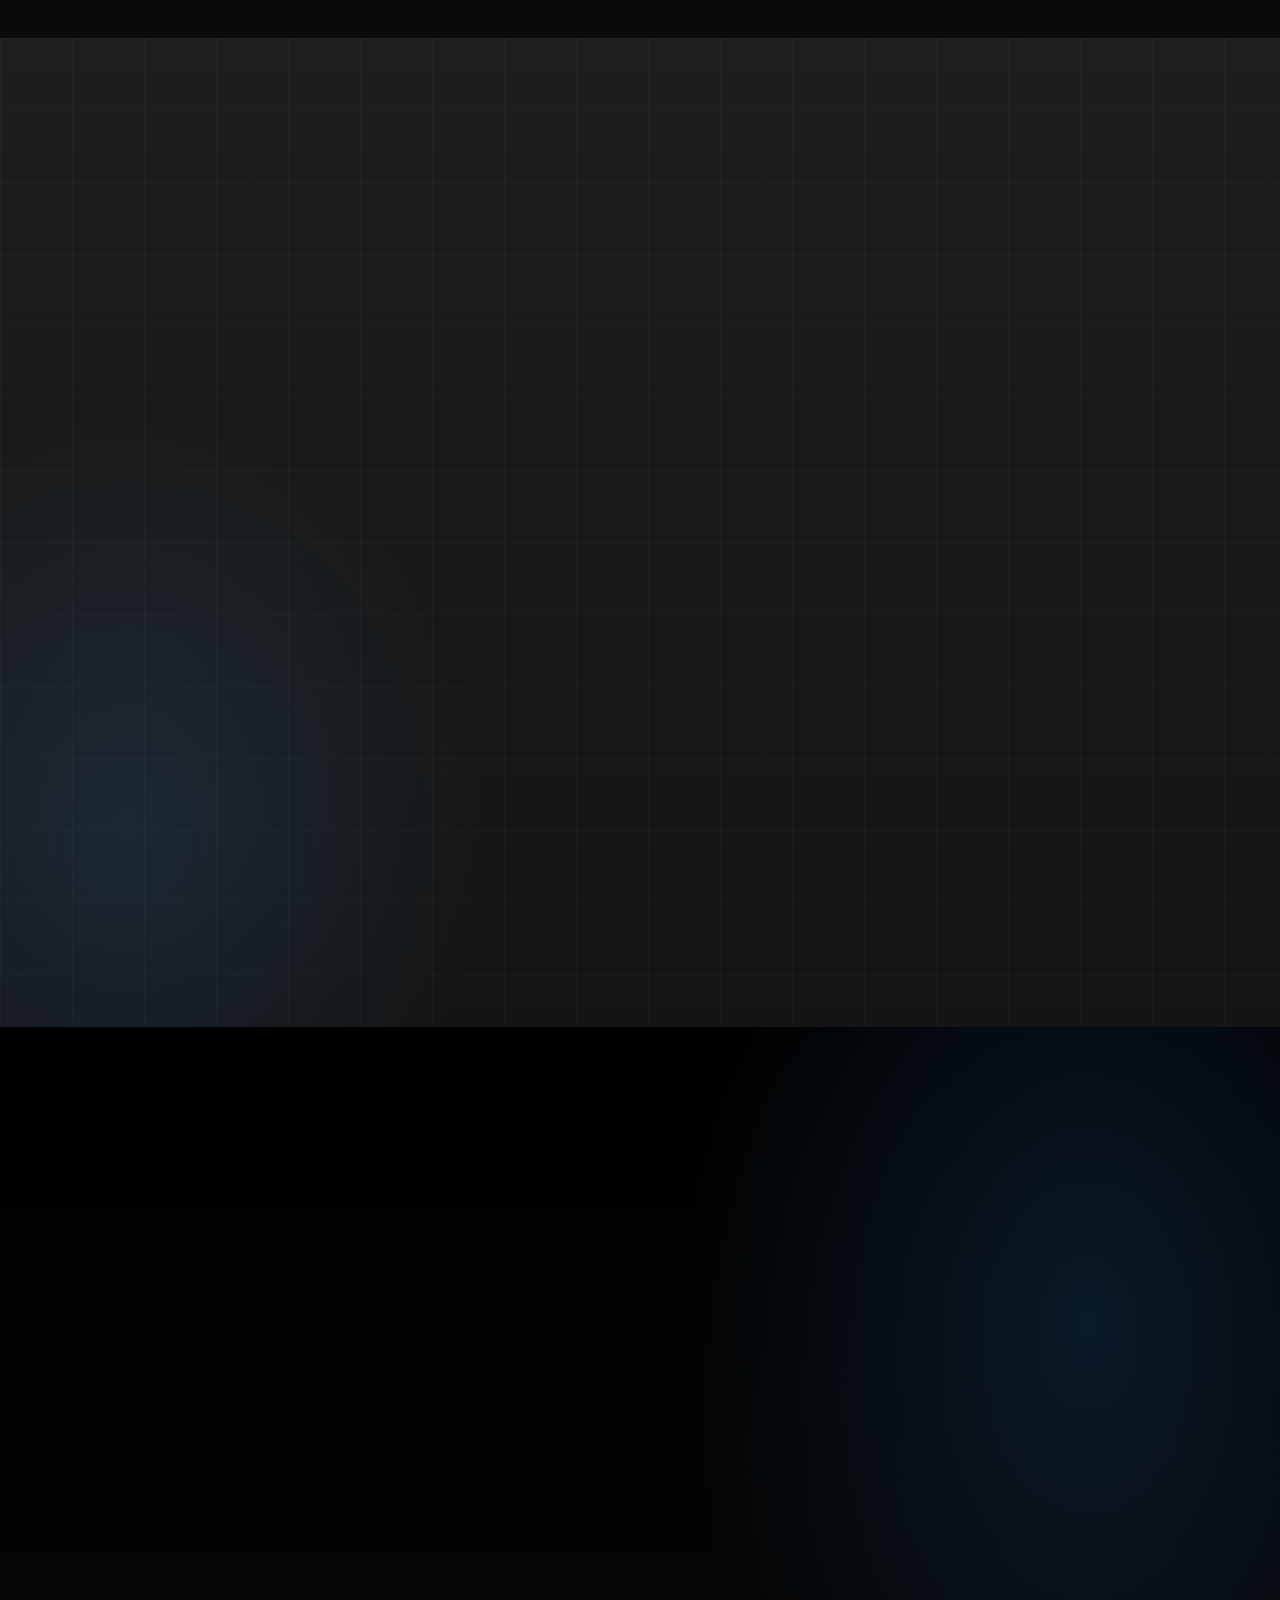
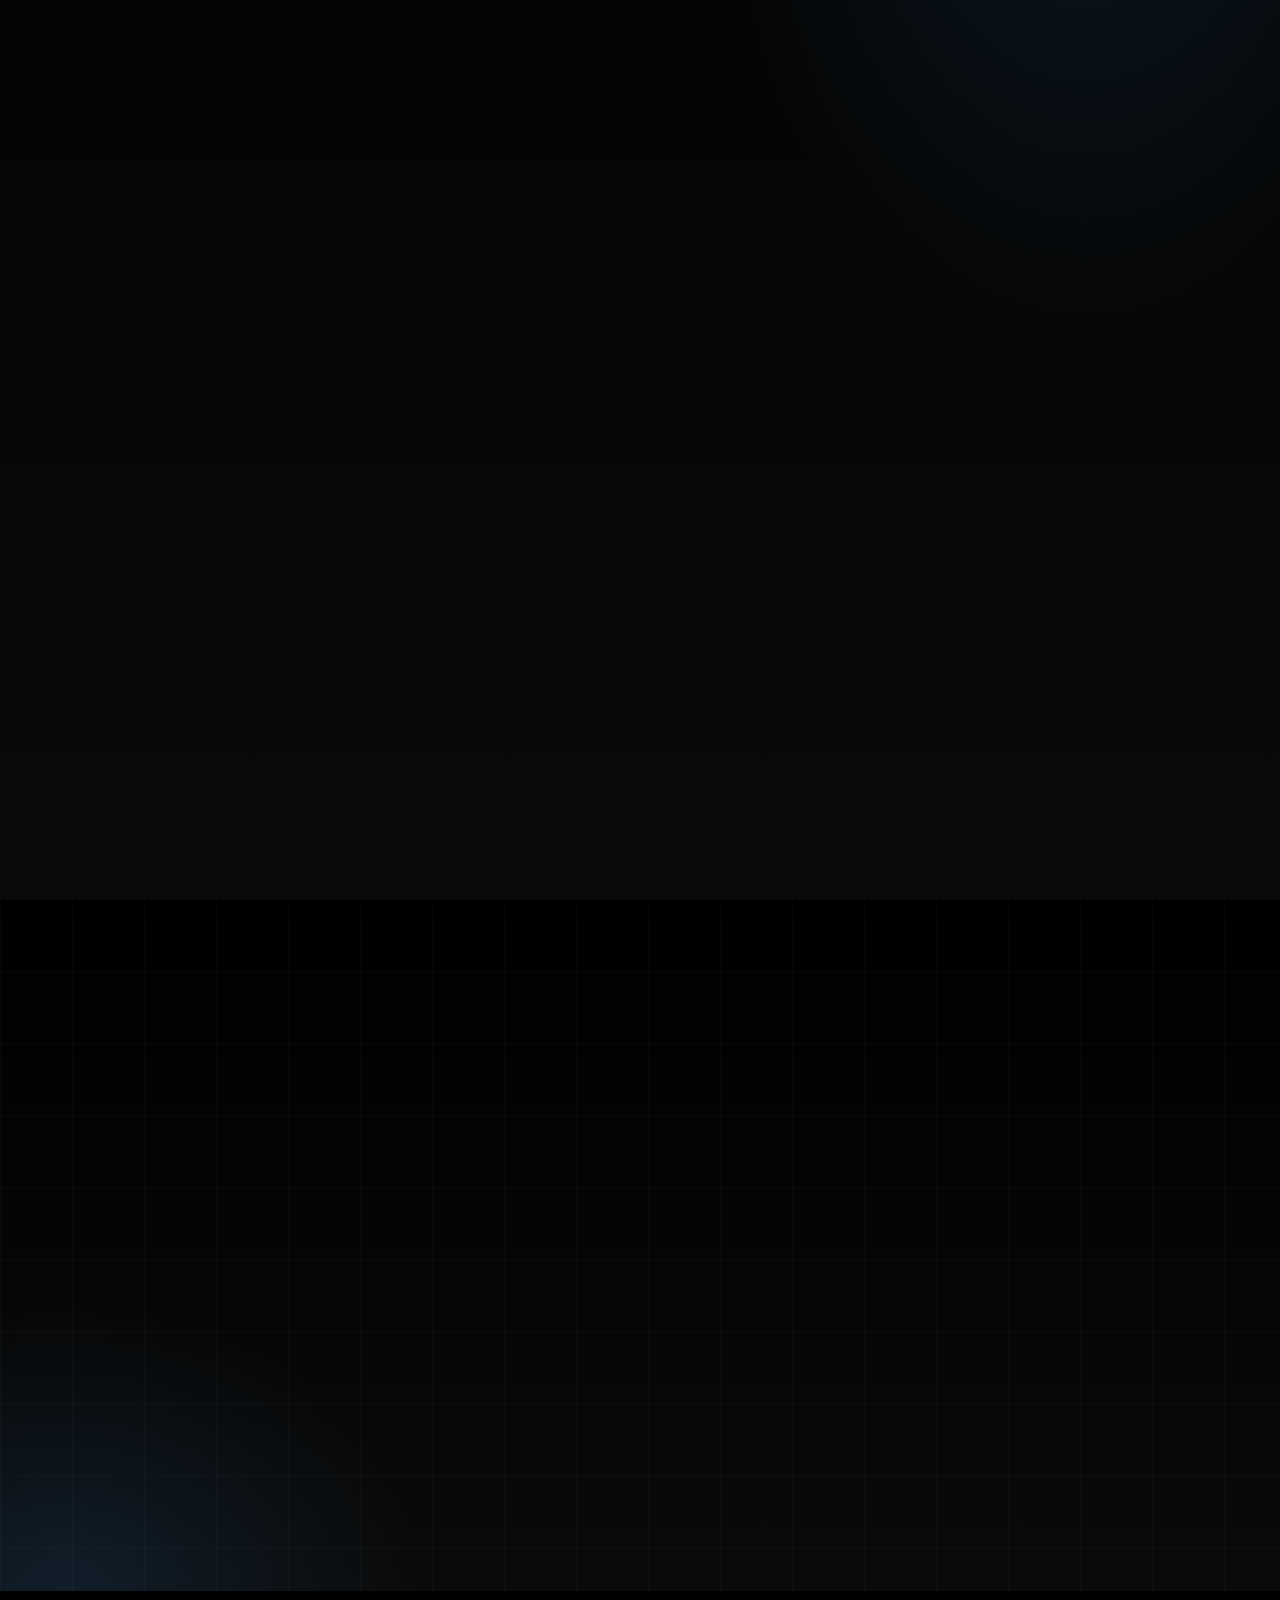
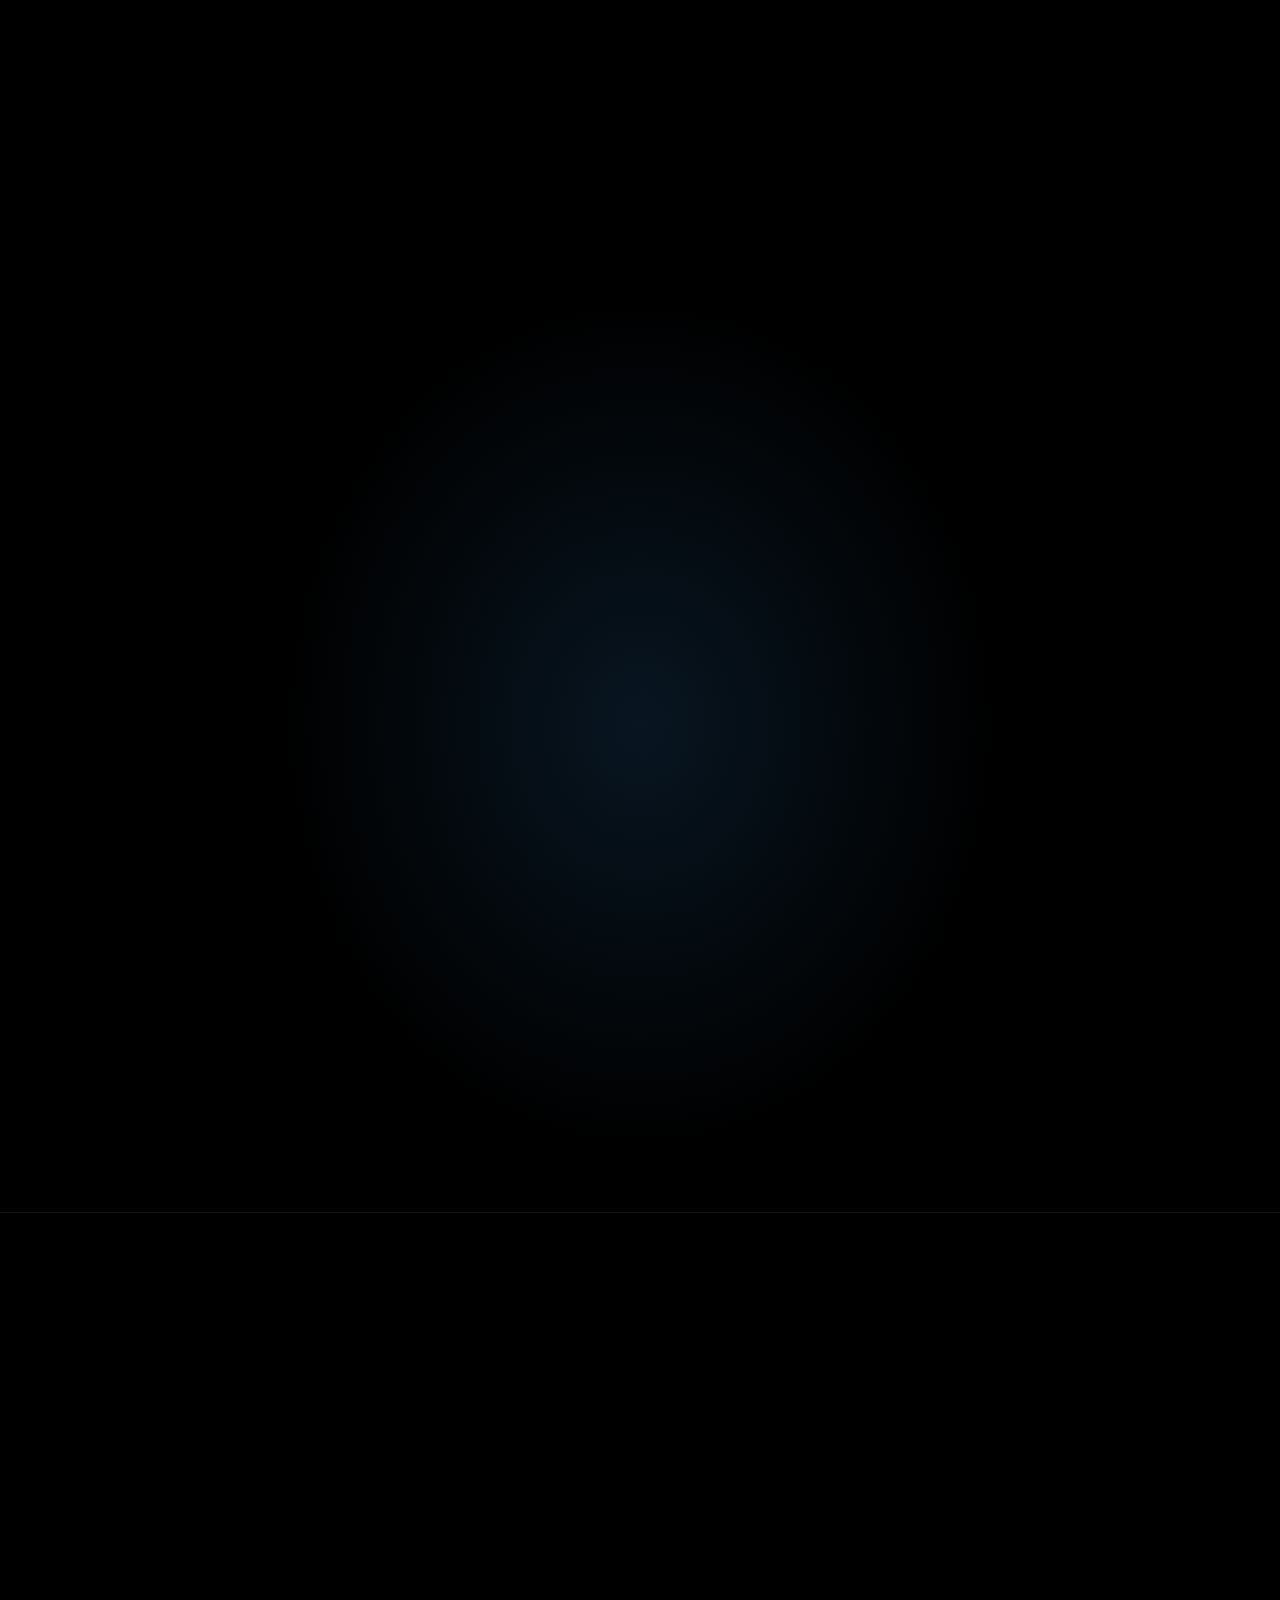
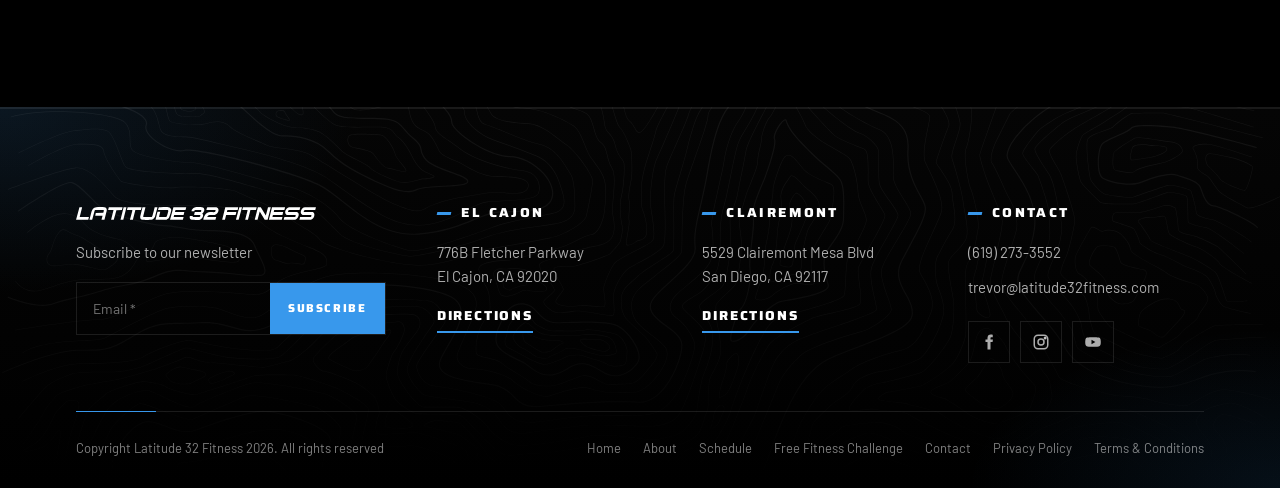
<file: free-fitness-challenge.html>
<!DOCTYPE html>
<html lang="en">
<head>
<meta charset="utf-8">
<meta name="viewport" content="width=device-width, initial-scale=1">
<title>FREE 30-Day Fitness Challenge | Latitude 32 Fitness El Cajon &amp; San Diego</title>
<meta name="description" content="FREE 30-Day fitness Challenge at Latitude 32 Fitness in El Cajon and Clairemont: unlimited training, expert coaching, full nutrition plan and accountability. Only 30 spots per location.">
<link rel="canonical" href="https://latitude32fitness.com/free-fitness-challenge.html">
<meta name="robots" content="index,follow">
<meta name="theme-color" content="#000000">
<meta name="geo.region" content="US-CA">
<meta name="geo.placename" content="El Cajon; San Diego">
<meta property="og:type" content="website">
<meta property="og:site_name" content="Latitude 32 Fitness">
<meta property="og:title" content="FREE 30-Day Fitness Challenge | Latitude 32 Fitness El Cajon &amp; San Diego">
<meta property="og:description" content="FREE 30-Day fitness Challenge at Latitude 32 Fitness in El Cajon and Clairemont: unlimited training, expert coaching, full nutrition plan and accountability. Only 30 spots per location.">
<meta property="og:url" content="https://latitude32fitness.com/free-fitness-challenge.html">
<meta property="og:image" content="https://latitude32fitness.com/Images/Fitness%20challenges/30-day-transformation-man-body-fat-loss-muscle-gain.webp">
<meta name="twitter:card" content="summary_large_image">
<link rel="icon" href="Images/logo/latitude32-logo.svg" type="image/svg+xml">
<link rel="preconnect" href="https://fonts.googleapis.com">
<link rel="preconnect" href="https://fonts.gstatic.com" crossorigin>
<link href="https://fonts.googleapis.com/css2?family=Saira:ital,wdth,wght@0,50..125,400..900;1,50..125,500..900&family=Barlow:ital,wght@0,400;0,500;0,600;1,400;1,500&display=swap" rel="stylesheet">
<link rel="stylesheet" href="css/style.css">
<link rel="stylesheet" href="css/home.css">
<link rel="stylesheet" href="css/pages.css">
<script type="application/ld+json">{"@context":"https://schema.org","@graph":[{"@type":"Organization","@id":"https://latitude32fitness.com/#org","name":"Latitude 32 Fitness","url":"https://latitude32fitness.com/","logo":"https://latitude32fitness.com/Images/logo/latitude32-logo.svg","email":"trevor@latitude32fitness.com","telephone":"+16192733552","sameAs":["https://www.facebook.com/Latitude32Fitness","https://www.instagram.com/latitude32fitness/","https://www.youtube.com/@latitude32fitness91"],"subOrganization":[{"@id":"https://latitude32fitness.com/#el-cajon"},{"@id":"https://latitude32fitness.com/#clairemont"}]},{"@type":"ExerciseGym","@id":"https://latitude32fitness.com/#el-cajon","name":"Latitude 32 Fitness El Cajon","parentOrganization":{"@id":"https://latitude32fitness.com/#org"},"url":"https://latitude32fitness.com/","telephone":"+16192733552","email":"trevor@latitude32fitness.com","image":"https://latitude32fitness.com/Images/group-functional-fitness-workout.webp","priceRange":"$$","address":{"@type":"PostalAddress","streetAddress":"776B Fletcher Parkway","addressLocality":"El Cajon","addressRegion":"CA","postalCode":"92020","addressCountry":"US"},"hasMap":"https://www.google.com/maps/search/?api=1&query=Google&query_place_id=ChIJ0yPLNTBY2YARRVoY9W2tCxM","areaServed":["El Cajon","La Mesa","Santee","San Diego County"],"openingHoursSpecification":[{"@type":"OpeningHoursSpecification","dayOfWeek":["Monday","Tuesday","Wednesday","Thursday"],"opens":"05:00","closes":"20:00"},{"@type":"OpeningHoursSpecification","dayOfWeek":"Friday","opens":"05:00","closes":"10:15"},{"@type":"OpeningHoursSpecification","dayOfWeek":"Saturday","opens":"07:00","closes":"10:00"}]},{"@type":"ExerciseGym","@id":"https://latitude32fitness.com/#clairemont","name":"Latitude 32 Fitness Clairemont","parentOrganization":{"@id":"https://latitude32fitness.com/#org"},"url":"https://latitude32fitness.com/","telephone":"+16192733552","email":"trevor@latitude32fitness.com","image":"https://latitude32fitness.com/Images/group-mobility-floor-exercise.webp","priceRange":"$$","address":{"@type":"PostalAddress","streetAddress":"5529 Clairemont Mesa Blvd","addressLocality":"San Diego","addressRegion":"CA","postalCode":"92117","addressCountry":"US"},"hasMap":"https://www.google.com/maps/search/?api=1&query=Google&query_place_id=ChIJRw4PooD_24ARjlZ4S6aWCZc","areaServed":["Clairemont","San Diego"],"openingHoursSpecification":[{"@type":"OpeningHoursSpecification","dayOfWeek":["Monday","Tuesday","Wednesday","Thursday"],"opens":"06:00","closes":"19:00"},{"@type":"OpeningHoursSpecification","dayOfWeek":"Friday","opens":"06:00","closes":"09:00"},{"@type":"OpeningHoursSpecification","dayOfWeek":"Saturday","opens":"08:00","closes":"09:00"}]}]}</script>
<script type="application/ld+json">{"@context":"https://schema.org","@type":"BreadcrumbList","itemListElement":[{"@type":"ListItem","position":1,"name":"Home","item":"https://latitude32fitness.com/"},{"@type":"ListItem","position":2,"name":"Free Fitness Challenge","item":"https://latitude32fitness.com/free-fitness-challenge.html"}]}</script>
<script type="application/ld+json">{"@context":"https://schema.org","@type":"Offer","name":"FREE 30-Day fitness Challenge","price":"0","priceCurrency":"USD","availability":"https://schema.org/LimitedAvailability","seller":{"@id":"https://latitude32fitness.com/#org"},"url":"https://latitude32fitness.com/free-fitness-challenge.html"}</script>
<link rel="stylesheet" href="css/perf.css">
<link rel="stylesheet" href="css/minimal.css">
</head>
<body class="inner">
<a class="skip" href="#main">Skip to content</a>
<header class="header">
  <div class="nav">
    <a class="logo" href="index.html" aria-label="Latitude 32 Fitness home"><img src="Images/logo/latitude32-logo.svg" alt="Latitude 32 Fitness" width="300" height="16"></a>
    <div class="nav-main" id="menu">
      <nav aria-label="Main"><ul class="nav-links"><li><a href="index.html"><span class="mt">Home</span><span class="ma" aria-hidden="true">→</span></a></li><li><a href="about.html"><span class="mt">About</span><span class="ma" aria-hidden="true">→</span></a></li><li><a href="schedule.html"><span class="mt">Schedule</span><span class="ma" aria-hidden="true">→</span></a></li><li><a href="free-fitness-challenge.html" aria-current="page"><span class="mt">Free Fitness Challenge</span><span class="ma" aria-hidden="true">→</span></a></li><li><a href="contact.html"><span class="mt">Contact</span><span class="ma" aria-hidden="true">→</span></a></li><li class="m-extra"><a class="btn btn--xl m-cta" href="contact.html#contact-form">Try a Free Class<span class="arr">→</span></a>
<div class="m-locs"><a href="https://www.google.com/maps/search/?api=1&query=Google&query_place_id=ChIJ0yPLNTBY2YARRVoY9W2tCxM" target="_blank" rel="noopener"><svg viewBox="0 0 24 24" fill="none" stroke="currentColor" stroke-width="2"><path d="M12 21s-7-6.2-7-12a7 7 0 0114 0c0 5.8-7 12-7 12z"/><circle cx="12" cy="9" r="2.5"/></svg><span><b>El Cajon</b>776B Fletcher Parkway</span></a><a href="https://www.google.com/maps/search/?api=1&query=Google&query_place_id=ChIJRw4PooD_24ARjlZ4S6aWCZc" target="_blank" rel="noopener"><svg viewBox="0 0 24 24" fill="none" stroke="currentColor" stroke-width="2"><path d="M12 21s-7-6.2-7-12a7 7 0 0114 0c0 5.8-7 12-7 12z"/><circle cx="12" cy="9" r="2.5"/></svg><span><b>Clairemont</b>5529 Clairemont Mesa Blvd</span></a></div>
<div class="m-foot"><a href="tel:+16192733552"><svg viewBox="0 0 24 24" fill="none" stroke="currentColor" stroke-width="2"><path d="M5 3h4l2 5-2.5 1.5a11 11 0 006 6L16 13l5 2v4a2 2 0 01-2 2A16 16 0 013 5a2 2 0 012-2"/></svg>(619) 273-3552</a><div class="socials"><a href="https://www.facebook.com/Latitude32Fitness" target="_blank" rel="noopener" aria-label="Facebook"><svg viewBox="0 0 24 24" fill="currentColor"><path d="M14 8.5V6.8c0-.8.2-1.3 1.4-1.3H17V2.3C16.7 2.2 15.6 2 14.4 2 11.8 2 10 3.6 10 6.5v2H7.3v3.6H10V22h4v-9.9h2.8l.4-3.6H14z"/></svg></a><a href="https://www.instagram.com/latitude32fitness/" target="_blank" rel="noopener" aria-label="Instagram"><svg viewBox="0 0 24 24" fill="none" stroke="currentColor" stroke-width="2"><rect x="3" y="3" width="18" height="18" rx="5"/><circle cx="12" cy="12" r="4"/><circle cx="17.5" cy="6.5" r="1" fill="currentColor"/></svg></a><a href="https://www.youtube.com/@latitude32fitness91" target="_blank" rel="noopener" aria-label="YouTube"><svg viewBox="0 0 24 24" fill="currentColor"><path d="M22 8.2a3 3 0 00-2.1-2.1C18 5.6 12 5.6 12 5.6s-6 0-7.9.5A3 3 0 002 8.2 31 31 0 001.6 12 31 31 0 002 15.8a3 3 0 002.1 2.1c1.9.5 7.9.5 7.9.5s6 0 7.9-.5a3 3 0 002.1-2.1c.3-1.2.4-2.5.4-3.8s-.1-2.6-.4-3.8zM10 15.1V8.9l5.2 3.1z"/></svg></a></div></div></li></ul></nav>
    </div>
    <div class="nav-right">
      <a class="nav-phone" href="tel:+16192733552" aria-label="Call (619) 273-3552"><svg viewBox="0 0 24 24" fill="none" stroke="currentColor" stroke-width="2"><path d="M5 3h4l2 5-2.5 1.5a11 11 0 006 6L16 13l5 2v4a2 2 0 01-2 2A16 16 0 013 5a2 2 0 012-2"/></svg><span><small>Call us</small>(619) 273-3552</span></a>
      <a class="nav-mcall" href="tel:+16192733552" aria-label="Call (619) 273-3552"><svg viewBox="0 0 24 24" fill="none" stroke="currentColor" stroke-width="2"><path d="M5 3h4l2 5-2.5 1.5a11 11 0 006 6L16 13l5 2v4a2 2 0 01-2 2A16 16 0 013 5a2 2 0 012-2"/></svg></a>
      <a class="nav-cta" href="contact.html#contact-form">Try a Free Class <svg viewBox="0 0 24 24" fill="none" stroke="currentColor" stroke-width="2.2"><path d="M5 12h14M13 6l6 6-6 6"/></svg></a>
      <button class="burger" aria-label="Open menu" aria-expanded="false" aria-controls="menu"><span></span><span></span><span></span></button>
    </div>
  </div>
</header>
<main id="main">

<section class="subhead" aria-labelledby="chal-h">
  <div class="bgm" aria-hidden="true"><img src="Images/man-dumbbell-floor-press.webp" alt="" fetchpriority="high" style="object-position:60% 25%"></div>
  <span class="ghost" aria-hidden="true">Free</span>
  <div class="wrap">
    <div><h1 id="chal-h">FREE 30-Day <span>fitness Challenge</span></h1><p class="tagl">(Only 30 spots per location —don't wait.)</p></div>
    <ol class="crumbs2"><li><a href="index.html">Home</a></li><li aria-current="page">Free Fitness Challenge</li></ol>
  </div>
  <span class="bar" aria-hidden="true"></span>
</section>
<div class="ticker sub-tk" aria-hidden="true"><div class="tk"><span>Unlimited training.</span><span>Expert coaching.</span><span>Full nutrition plan.</span><span>Goal-specific accountability.</span><span>Sustainable results.</span><span>All completely FREE.</span><span>Unlimited training.</span><span>Expert coaching.</span><span>Full nutrition plan.</span><span>Goal-specific accountability.</span><span>Sustainable results.</span><span>All completely FREE.</span></div></div>


<!-- 1. OFFER -->
<section class="cf cf-k of6" aria-labelledby="of-h">
  <div class="lines" aria-hidden="true" style="opacity:.06"></div>
  <div class="wrap of6g">
    <div class="rv">
      <div class="lrow"><span><svg viewBox="0 0 24 24" fill="none" stroke="currentColor" stroke-width="2"><path d="M12 21s-7-6.2-7-12a7 7 0 0114 0c0 5.8-7 12-7 12z"/><circle cx="12" cy="9" r="2.5"/></svg><b>L32</b> EL CAJON</span><i>+</i><span><svg viewBox="0 0 24 24" fill="none" stroke="currentColor" stroke-width="2"><path d="M12 21s-7-6.2-7-12a7 7 0 0114 0c0 5.8-7 12-7 12z"/><circle cx="12" cy="9" r="2.5"/></svg><b>L32</b> CLAIREMONT</span></div>
      <h2 id="of-h">FREE 30-Day <span>fitness Challenge</span></h2>
      <div class="pnl">
        <div class="ph"><span class="ic"><svg viewBox="0 0 24 24" fill="none" stroke="currentColor" stroke-width="2.4"><path d="M5 12.5l4.5 4.5L19 7.5"/></svg></span><h3><small>01</small>no catch</h3></div>
        <ul><li>Unlimited training.</li><li>Expert coaching.</li><li>Full nutrition plan.</li><li>Goal-specific accountability.</li><li>Sustainable results.</li><li class="all">All completely FREE.</li></ul>
      </div>
      <div class="pnl">
        <div class="ph"><span class="ic"><svg viewBox="0 0 24 24" fill="none" stroke="currentColor" stroke-width="2.2" stroke-linecap="round"><path d="M3 17l6-6 4 4 8-8"/><path d="M15 7h6v6"/></svg></span><h3><small>02</small>full transformation program</h3></div>
        <p>This is the full program—30 days of real training, real support, real results.</p>
        <p class="w">We do this because we know it works.</p>
      </div>
    </div>
    <aside class="ocard2 rv rv-d1" aria-label="30 Day Challenge offer">
      <div class="rib"><span>30 DAY CHALLENGE</span><span class="stk" aria-hidden="true">no catch</span></div>
      <div class="pr"><b>*FREE</b></div>
      <div class="sp">(Only 30 spots per location —don't wait.)</div>
      <p class="inc">Includes :</p>
      <ul>
        <li><span>Unlimited group training</span><s>(Normally $129 / mo)</s></li>
        <li><span>Full nutrition bundle</span><s>(Normally $259)</s></li>
        <li><span>1-on-1 consultation</span><s>(Normally $59)</s></li>
        <li><span>Accountability Coaching</span><s>(Normally $197)</s></li>
      </ul>
      <a class="btn btn--xl" href="contact.html#contact-form">Book a Free Trial<span class="arr">→</span></a>
    </aside>
  </div>
</section>

<!-- 2. JOURNEY -->
<section class="cf cf-c" aria-labelledby="jr-h">
  <div class="lines" aria-hidden="true"></div>
  <div class="wrap">
    <div class="jr-head">
      <div class="rv"><div class="secno"><b>02</b>30 DAY CHALLENGE</div><h2 id="jr-h">Real training. Real support. <em>Real results.</em></h2></div>
      <p class="rv rv-d1">Day 1 → Day 30</p>
    </div>
    <div class="journey rv">
      <div class="trackline" aria-hidden="true"><i></i></div>
      <span class="dl a"><b>Day 1</b></span><span class="dl b">Day 15</span><span class="dl c"><b>Day 30</b></span>
      <article class="jcard"><span class="ph">Day 1</span><h3>Starting and ending fitness assessments</h3><p>Proven methods to help you achieve your goals.</p><span class="real">Real training</span></article>
      <article class="jcard"><span class="ph">30 days</span><h3>Unlimited team training sessions</h3><p>Attend as many sessions as you want</p><span class="real">Real support</span></article>
      <article class="jcard"><span class="ph">Day 30</span><h3>Daily accountability and support</h3><p>Weekly check-ins to keep you on track.</p><span class="real">Real results</span></article>
    </div>
    <div class="jfoot rv"><strong>Our system works if you <span>work our system.</span></strong><a class="btn" href="contact.html#contact-form">Join the Free Fitness Challenge<span class="arr">→</span></a></div>
  </div>
</section>

<!-- 3. WHO -->
<section class="cf cf-k" aria-labelledby="who-h">
  <div class="wrap">
    <div class="who-top">
      <div class="rv"><div class="secno"><b>03</b>Who it's for</div><h2 id="who-h">It really is true!</h2></div>
      <p class="rv rv-d1">Our system works if you work our system. And our 30 Day Challenge/ Body Transformation has always been a great way to "test drive" it, kick-start a new fitness routine, or add some variety to an existing one.</p>
    </div>
    <div class="who-cards"><a class="whc rv" href="contact.html#contact-form"><img src="Images/woman-dumbbell-plank-workout.webp" alt="" loading="lazy" width="420" height="440"><span class="n">01</span><span class="tag">30 DAY CHALLENGE</span><h3>"Test drive" it</h3><span class="go">Join the Free Fitness Challenge <svg viewBox="0 0 24 24" fill="none" stroke="currentColor" stroke-width="2.2"><path d="M5 12h14M13 6l6 6-6 6"/></svg></span></a><a class="whc rv" href="contact.html#contact-form"><img src="Images/outdoor-kettlebell-training.webp" alt="" loading="lazy" width="420" height="440"><span class="n">02</span><span class="tag">30 DAY CHALLENGE</span><h3>Kick-start a new fitness routine</h3><span class="go">Join the Free Fitness Challenge <svg viewBox="0 0 24 24" fill="none" stroke="currentColor" stroke-width="2.2"><path d="M5 12h14M13 6l6 6-6 6"/></svg></span></a><a class="whc rv" href="contact.html#contact-form"><img src="Images/group-mobility-floor-exercise.webp" alt="" loading="lazy" width="420" height="440"><span class="n">03</span><span class="tag">30 DAY CHALLENGE</span><h3>Add some variety to an existing one</h3><span class="go">Join the Free Fitness Challenge <svg viewBox="0 0 24 24" fill="none" stroke="currentColor" stroke-width="2.2"><path d="M5 12h14M13 6l6 6-6 6"/></svg></span></a></div>
  </div>
</section>

<!-- 4. WHAT YOU GET -->
<section class="cf cf-c" id="get" aria-labelledby="get-h">
  <div class="lines" aria-hidden="true" style="opacity:.05"></div>
  <div class="wrap">
    <div class="get-head"><div class="rv"><div class="secno"><b>04</b>Coaching &amp; Accountability</div><h2 id="get-h">Here's What You Get with <em>the Free 30-Day Challenge:</em></h2></div><a class="btn rv rv-d1" href="contact.html#contact-form">Join the Free Fitness Challenge<span class="arr">→</span></a></div>
    <div class="wcards"><article class="wc rv"><div class="top"><span class="ic"><svg viewBox="0 0 24 24" fill="none" stroke="currentColor" stroke-width="2" stroke-linecap="round"><path d="M6.5 6.5v11M17.5 6.5v11M3.5 9v6M20.5 9v6M6.5 12h11"/></svg></span><span class="no">01</span></div><h3>Unlimited team training sessions</h3><p>Attend as many sessions as you want</p><span class="bn" aria-hidden="true">01</span></article><article class="wc rv rv-d1"><div class="top"><span class="ic"><svg viewBox="0 0 24 24" fill="none" stroke="currentColor" stroke-width="2" stroke-linecap="round"><circle cx="12" cy="7" r="3"/><circle cx="5" cy="9" r="2.2"/><circle cx="19" cy="9" r="2.2"/><path d="M7 20a5 5 0 0110 0M1.5 18.5a3.8 3.8 0 015-3.4M22.5 18.5a3.8 3.8 0 00-5-3.4"/></svg></span><span class="no">02</span></div><h3>Group support and motivation</h3><p>Receive daily support and motivation from your peers.</p><span class="bn" aria-hidden="true">02</span></article><article class="wc rv rv-d2"><div class="top"><span class="ic"><svg viewBox="0 0 24 24" fill="none" stroke="currentColor" stroke-width="2" stroke-linecap="round"><rect x="5" y="4" width="14" height="17" rx="1"/><path d="M9 2.5h6v3H9zM8.5 12l2.2 2.2 4.8-5M8.5 17.5h7"/></svg></span><span class="no">03</span></div><h3>Starting and ending fitness assessments</h3><p>Proven methods to help you achieve your goals.</p><span class="bn" aria-hidden="true">03</span></article><article class="wc rv"><div class="top"><span class="ic"><svg viewBox="0 0 24 24" fill="none" stroke="currentColor" stroke-width="2" stroke-linecap="round"><rect x="3.5" y="5" width="17" height="15.5" rx="1"/><path d="M3.5 10h17M8 3v4M16 3v4M8.5 15l2.2 2 4.3-4.2"/></svg></span><span class="no">04</span></div><h3>Daily accountability and support</h3><p>Weekly check-ins to keep you on track.</p><span class="bn" aria-hidden="true">04</span></article><article class="wc rv rv-d1"><div class="top"><span class="ic"><svg viewBox="0 0 24 24" fill="none" stroke="currentColor" stroke-width="2" stroke-linecap="round"><path d="M12 8c-3.5-2.6-8-.8-8 4.5 0 4.5 3 8.5 5.2 8.5 1.2 0 1.7-.6 2.8-.6s1.6.6 2.8.6c2.2 0 5.2-4 5.2-8.5C20 7.2 15.5 5.4 12 8z"/><path d="M12 8c0-2.3 1.2-4.2 3.5-5"/></svg></span><span class="no">05</span></div><h3>Nutrition plan</h3><p>Expert guidance on diet and nutrition to support your goals.</p><span class="bn" aria-hidden="true">05</span></article><article class="wc rv rv-d2"><div class="top"><span class="ic"><svg viewBox="0 0 24 24" fill="none" stroke="currentColor" stroke-width="2" stroke-linecap="round"><circle cx="9" cy="7" r="3.2"/><path d="M3 20.5c0-3.6 2.7-6.3 6-6.3 1.6 0 3 .6 4.1 1.6"/><path d="M15 11.5h4.5a2 2 0 012 2v1.2a3 3 0 01-3 3H17l-2 2v-2"/></svg></span><span class="no">06</span></div><h3>Assigned coach for guidance</h3><p>Work with experienced, supportive trainers.</p><span class="bn" aria-hidden="true">06</span></article></div>
  </div>
</section>

<!-- 5. REAL RESULTS -->
<section class="cf cf-k" aria-labelledby="love-h">
  <div class="lines" aria-hidden="true" style="opacity:.05"></div>
  <div class="wrap rr5">
    <div>
      <div class="secno rv"><b>05</b>OUR MEMBERS LOVE US</div>
      <h2 id="love-h" class="rv">Real People. <span>Real Results</span></h2>
      <p class="intro rv">At Latitude 32 Fitness, we offer safe and structured strength and conditioning workouts, professional nutritional guidance, and built in goal setting and accountability systems that help you stay on point. Plus, an outstanding coaching staff and community of like minded people there to support you along the way.</p>
      <div class="avid rv">
        <iframe src="https://www.youtube.com/embed/gHofaEqBFQE?start=51&amp;autoplay=1&amp;mute=1&amp;loop=1&amp;playlist=gHofaEqBFQE&amp;controls=0&amp;modestbranding=1&amp;playsinline=1&amp;rel=0&amp;iv_load_policy=3&amp;disablekb=1" title="Latitude 32 Fitness member results video" allow="autoplay; encrypted-media; picture-in-picture" referrerpolicy="strict-origin-when-cross-origin" loading="lazy" tabindex="-1" data-fallback="Videos/web/hero-a.mp4"></iframe>
        <span class="live" aria-hidden="true">Real Results</span>
        <div class="gq"><p>"I started seeing benefits my first day at the gym. It's not just about working out here - It's a life changer."</p></div>
      </div>
    <div class="rs rv">
      <div class="rs-head"><h3>30-Day Results</h3><div class="rs-ctrl"><span class="rs-count"><b>01</b> / 08</span><button class="rs-btn" data-rs-prev aria-label="Previous results"><svg viewBox="0 0 24 24" fill="none" stroke="currentColor" stroke-width="2.2"><path d="M19 12H5M11 6l-6 6 6 6"/></svg></button><button class="rs-btn" data-rs-next aria-label="Next results"><svg viewBox="0 0 24 24" fill="none" stroke="currentColor" stroke-width="2.2"><path d="M5 12h14M13 6l6 6-6 6"/></svg></button></div></div>
      <div class="rs-track" tabindex="0" aria-label="30-day member results"><figure class="rs-card"><img src="Images/Fitness%20challenges/30-day-transformation-woman-4lb-weight-loss.webp" alt="30-day transformation — 4 lb weight loss — Latitude 32 Fitness member" loading="lazy" width="300" height="400"><figcaption><b>30-Day Transformation<br>4 lb weight loss</b><span>01</span></figcaption></figure><figure class="rs-card"><img src="Images/Fitness%20challenges/30-day-results-man-5lb-weight-loss.webp" alt="30-day results — 5 lb weight loss — Latitude 32 Fitness member" loading="lazy" width="300" height="400"><figcaption><b>30-Day Results<br>5 lb weight loss</b><span>02</span></figcaption></figure><figure class="rs-card"><img src="Images/Fitness%20challenges/30-day-results-woman-muscle-gain-waist-loss.webp" alt="30-day results — Muscle gain · waist loss — Latitude 32 Fitness member" loading="lazy" width="300" height="400"><figcaption><b>30-Day Results<br>Muscle gain · waist loss</b><span>03</span></figcaption></figure><figure class="rs-card"><img src="Images/Fitness%20challenges/30-day-transformation-man-9lb-weight-loss.webp" alt="30-day transformation — 9 lb weight loss — Latitude 32 Fitness member" loading="lazy" width="300" height="400"><figcaption><b>30-Day Transformation<br>9 lb weight loss</b><span>04</span></figcaption></figure><figure class="rs-card"><img src="Images/Fitness%20challenges/30-day-transformation-woman-4-5lb-weight-loss.webp" alt="30-day transformation — 4.5 lb weight loss — Latitude 32 Fitness member" loading="lazy" width="300" height="400"><figcaption><b>30-Day Transformation<br>4.5 lb weight loss</b><span>05</span></figcaption></figure><figure class="rs-card"><img src="Images/Fitness%20challenges/30-day-results-woman-thumbs-up-body-fat-loss.webp" alt="30-day results — Body fat loss — Latitude 32 Fitness member" loading="lazy" width="300" height="400"><figcaption><b>30-Day Results<br>Body fat loss</b><span>06</span></figcaption></figure><figure class="rs-card"><img src="Images/Fitness%20challenges/30-day-transformation-man-body-fat-loss-muscle-gain.webp" alt="30-day transformation — Body fat loss · muscle gain — Latitude 32 Fitness member" loading="lazy" width="300" height="400"><figcaption><b>30-Day Transformation<br>Body fat loss · muscle gain</b><span>07</span></figcaption></figure><figure class="rs-card"><img src="Images/Fitness%20challenges/30-day-transformation-woman-muscle-gain-body-fat-loss.webp" alt="30-day transformation — Muscle gain · body fat loss — Latitude 32 Fitness member" loading="lazy" width="300" height="400"><figcaption><b>30-Day Transformation<br>Muscle gain · body fat loss</b><span>08</span></figcaption></figure></div>
      <div class="rs-bar" aria-hidden="true"><i></i></div>
    </div>
    </div>
    <aside class="pin-cta rv rv-d1">
      <div class="img"><img src="Images/group-functional-fitness-workout.webp" alt="" loading="lazy" width="330" height="300"><span class="pn">30 DAY CHALLENGE</span></div>
      <div class="bd"><h3>Ready to Transform <span>Your Life?</span></h3><a class="btn btn--xl" href="contact.html#contact-form">Book a Free Class<span class="arr">→</span></a><small>(Only 30 spots per location —don't wait.)</small></div>
    </aside>
  </div>
</section>

<!-- REVIEWS WALL (light) -->
<section class="h2-reviews" id="testimonials" aria-labelledby="t-h">
  <div class="wrap top">
    <div class="rv"><span class="eyebrow">Check out our</span><h2 id="t-h">Testimonials</h2></div>
    <div class="score rv rv-d1"><b>5.0</b><div><div class="stars">★★★★★</div><small>Member reviews</small></div></div>
  </div>
  <div class="wall">
    <div class="wall-row"><article class="rc"><div class="stars" aria-label="5 out of 5 stars">★★★★★</div><q>Latitude 32 Fitness has been a game-changer for me. During my 30-day trial, I witnessed a remarkable physical transformation that I couldn't have achieved elsewhere.</q><div class="who">Sam Kennedy<small>Member since 2018</small></div></article><article class="rc"><div class="stars" aria-label="5 out of 5 stars">★★★★★</div><q>Excellent gym! The coaches genuinely care about each individual, they provide helpful feedback and the class feels like a one to one personal training because of the coaches' attention to everyone. Highly recommend it</q><div class="who">Danny Samuel<small>Member since 2024</small></div></article><article class="rc"><div class="stars" aria-label="5 out of 5 stars">★★★★★</div><q>I completed the 30 day January challenge and L32 now has a place in my heart forever! Ran by amazing coaches and they offer a variety of times to fit many schedules! I will be returning and joining as a member 💗</q><div class="who">Bella Ponce<small>Member since 2024</small></div></article><article class="rc"><div class="stars" aria-label="5 out of 5 stars">★★★★★</div><q>I drove by this gym everyday on my way to/from work and finally decided to check it out, they had a free 30 day challenge and I'm so glad I did it. Their coaches are great and encouraging and they modify workouts as needed to fit your level. I recommend 100%</q><div class="who">Clinton Jackson<small>Member since 2023</small></div></article><article class="rc"><div class="stars" aria-label="5 out of 5 stars">★★★★★</div><q>I love it! The coaches, the workouts &amp; the people! It's always fun &amp; a great workout! You get to know everyone's names. Coaches walk around and correct form if needed &amp; hypes you up at the same time. Everyone helps each other push.</q><div class="who">Sharee Grant<small>Member since 2023</small></div></article><article class="rc"><div class="stars" aria-label="5 out of 5 stars">★★★★★</div><q>great gym, amazing coaches, a good variety of equipment to help reach your goals.my favorite thing is the coaches, i struggle with finding proper form and they are always right there to assist. they also have great music playing to help the pump.</q><div class="who">Leslie Wood<small>Member since 2023</small></div></article><article class="rc"><div class="stars" aria-label="5 out of 5 stars">★★★★★</div><q>It's a life changing gym experience and I highly recommend it. Small and private gym that feels more personal. The trainers are really awesome and helpful, they make you feel really comfortable. I look forward to walking through the doors and always feel amazing when I leave. Everyday is a new training, so it is never boring.</q><div class="who">Alejandra Ortega<small>Member since 2022</small></div></article><article class="rc"><div class="stars" aria-label="5 out of 5 stars">★★★★★</div><q>As someone who had never lifted weights her whole life, coach Trev and coach D were both SO patient but still pushed me to do my best! Highly recommend.</q><div class="who">Sophia LeCompte<small>Member since 2023</small></div></article><article class="rc"><div class="stars" aria-label="5 out of 5 stars">★★★★★</div><q>Big shout out to Coach Trevor and Coach D! They pushed me with grace to achieve and exceed my goals. I feel great and I look GREAT! I could NOT have down this on my OWN. Thank you Latitude 32!</q><div class="who">Haylie Kotas<small>Member since 2022</small></div></article><article class="rc"><div class="stars" aria-label="5 out of 5 stars">★★★★★</div><q>Very welcoming, great workout classes and you will definitely get results! Very happy to have been introduced to this gym!</q><div class="who">Sarah<small>Member since 2022</small></div></article><article class="rc"><div class="stars" aria-label="5 out of 5 stars">★★★★★</div><q>I love coming here. The coaches are friendly &amp; push you to reach your potential. The workouts are challenging but rewarding. It's a great workout environment ☺️</q><div class="who">Janessa Richardson<small>Member since 2024</small></div></article><article class="rc" aria-hidden="true"><div class="stars" aria-label="5 out of 5 stars">★★★★★</div><q>Latitude 32 Fitness has been a game-changer for me. During my 30-day trial, I witnessed a remarkable physical transformation that I couldn't have achieved elsewhere.</q><div class="who">Sam Kennedy<small>Member since 2018</small></div></article><article class="rc" aria-hidden="true"><div class="stars" aria-label="5 out of 5 stars">★★★★★</div><q>Excellent gym! The coaches genuinely care about each individual, they provide helpful feedback and the class feels like a one to one personal training because of the coaches' attention to everyone. Highly recommend it</q><div class="who">Danny Samuel<small>Member since 2024</small></div></article><article class="rc" aria-hidden="true"><div class="stars" aria-label="5 out of 5 stars">★★★★★</div><q>I completed the 30 day January challenge and L32 now has a place in my heart forever! Ran by amazing coaches and they offer a variety of times to fit many schedules! I will be returning and joining as a member 💗</q><div class="who">Bella Ponce<small>Member since 2024</small></div></article><article class="rc" aria-hidden="true"><div class="stars" aria-label="5 out of 5 stars">★★★★★</div><q>I drove by this gym everyday on my way to/from work and finally decided to check it out, they had a free 30 day challenge and I'm so glad I did it. Their coaches are great and encouraging and they modify workouts as needed to fit your level. I recommend 100%</q><div class="who">Clinton Jackson<small>Member since 2023</small></div></article><article class="rc" aria-hidden="true"><div class="stars" aria-label="5 out of 5 stars">★★★★★</div><q>I love it! The coaches, the workouts &amp; the people! It's always fun &amp; a great workout! You get to know everyone's names. Coaches walk around and correct form if needed &amp; hypes you up at the same time. Everyone helps each other push.</q><div class="who">Sharee Grant<small>Member since 2023</small></div></article><article class="rc" aria-hidden="true"><div class="stars" aria-label="5 out of 5 stars">★★★★★</div><q>great gym, amazing coaches, a good variety of equipment to help reach your goals.my favorite thing is the coaches, i struggle with finding proper form and they are always right there to assist. they also have great music playing to help the pump.</q><div class="who">Leslie Wood<small>Member since 2023</small></div></article><article class="rc" aria-hidden="true"><div class="stars" aria-label="5 out of 5 stars">★★★★★</div><q>It's a life changing gym experience and I highly recommend it. Small and private gym that feels more personal. The trainers are really awesome and helpful, they make you feel really comfortable. I look forward to walking through the doors and always feel amazing when I leave. Everyday is a new training, so it is never boring.</q><div class="who">Alejandra Ortega<small>Member since 2022</small></div></article><article class="rc" aria-hidden="true"><div class="stars" aria-label="5 out of 5 stars">★★★★★</div><q>As someone who had never lifted weights her whole life, coach Trev and coach D were both SO patient but still pushed me to do my best! Highly recommend.</q><div class="who">Sophia LeCompte<small>Member since 2023</small></div></article><article class="rc" aria-hidden="true"><div class="stars" aria-label="5 out of 5 stars">★★★★★</div><q>Big shout out to Coach Trevor and Coach D! They pushed me with grace to achieve and exceed my goals. I feel great and I look GREAT! I could NOT have down this on my OWN. Thank you Latitude 32!</q><div class="who">Haylie Kotas<small>Member since 2022</small></div></article><article class="rc" aria-hidden="true"><div class="stars" aria-label="5 out of 5 stars">★★★★★</div><q>Very welcoming, great workout classes and you will definitely get results! Very happy to have been introduced to this gym!</q><div class="who">Sarah<small>Member since 2022</small></div></article><article class="rc" aria-hidden="true"><div class="stars" aria-label="5 out of 5 stars">★★★★★</div><q>I love coming here. The coaches are friendly &amp; push you to reach your potential. The workouts are challenging but rewarding. It's a great workout environment ☺️</q><div class="who">Janessa Richardson<small>Member since 2024</small></div></article></div>
  </div>
</section>


<!-- LOCATIONS v4 (both) -->
<section class="lx" id="locations" aria-labelledby="l-h">
  <div class="wrap lx-top">
    <div class="rv"><span class="eyebrow">El Cajon <span class="coord">&amp;</span> Clairemont</span><h2 id="l-h">Locations</h2></div>
    <a class="tlink rv rv-d1" href="schedule.html">Class Schedule <svg width="18" height="18" viewBox="0 0 24 24" fill="none" stroke="currentColor" stroke-width="2.2"><path d="M5 12h14M13 6l6 6-6 6"/></svg></a>
  </div>
  <div class="wrap"><div class="lx2">
    <div class="lx2-half">
      <span class="big" aria-hidden="true"><small>01</small>El Cajon</span>
      <article class="lx-card" id="lx-ec"><div class="lx-map2"><iframe src="https://maps.google.com/maps?q=776B%20Fletcher%20Parkway%2C%20El%20Cajon%2C%20CA%2092020&z=15&output=embed" title="Map of Latitude 32 Fitness El Cajon" loading="lazy" referrerpolicy="no-referrer-when-downgrade"></iframe><span class="pin2">01</span></div><div class="lx-body">
        <span class="eyebrow">El Cajon Location</span>
        <h3>El Cajon</h3>
        <address>776B Fletcher Parkway<br>El Cajon, CA 92020</address>
        <ul class="lx-rows">
          <li data-days="1,2,3,4"><b>Mon – Thu</b><span>5:00 AM, 6:00 AM, 8:00 AM, 9:15 AM · 4:00 PM, 5:00 PM, 6:00 PM, 7:00 PM</span></li>
          <li data-days="2,4"><b>Tue &amp; Thu</b><span>12:00 PM</span></li>
          <li data-days="5"><b>Friday</b><span>5:00 AM, 6:00 AM, 8:00 AM, 9:15 AM</span></li>
          <li data-days="6"><b>Saturday</b><span>7:00 AM, 8:00 AM, 9:00 AM</span></li>
          <li data-days="0"><b>Sunday</b><span>No Classes Scheduled</span></li>
        </ul>
        <div class="lx-acts"><a class="btn" href="https://www.google.com/maps/search/?api=1&query=Google&query_place_id=ChIJ0yPLNTBY2YARRVoY9W2tCxM" target="_blank" rel="noopener">Get Directions</a><a class="lx-call" href="tel:+16192733552"><svg viewBox="0 0 24 24" fill="none" stroke="currentColor" stroke-width="2"><path d="M5 3h4l2 5-2.5 1.5a11 11 0 006 6L16 13l5 2v4a2 2 0 01-2 2A16 16 0 013 5a2 2 0 012-2"/></svg>(619) 273-3552</a></div>
      </div></article>
    </div>
    <div class="lx2-half">
      <span class="big" aria-hidden="true"><small>02</small>Clairemont</span>
      <article class="lx-card" id="lx-cl"><div class="lx-map2"><iframe src="https://maps.google.com/maps?q=5529%20Clairemont%20Mesa%20Blvd%2C%20San%20Diego%2C%20CA%2092117&z=15&output=embed" title="Map of Latitude 32 Fitness Clairemont" loading="lazy" referrerpolicy="no-referrer-when-downgrade"></iframe><span class="pin2">02</span></div><div class="lx-body">
        <span class="eyebrow">Clairemont Location</span>
        <h3>Clairemont</h3>
        <address>5529 Clairemont Mesa Blvd<br>San Diego, CA 92117</address>
        <ul class="lx-rows">
          <li data-days="1,2,3,4"><b>Mon – Thu</b><span>6:00 AM, 7:00 AM, 8:00 AM · 4:00 PM, 5:00 PM, 6:00 PM</span></li>
          <li data-days="5"><b>Friday</b><span>6:00 AM, 7:00 AM, 8:00 AM</span></li>
          <li data-days="6"><b>Saturday</b><span>8:00 AM</span></li>
          <li data-days="0"><b>Sunday</b><span>No Classes Scheduled</span></li>
        </ul>
        <div class="lx-acts"><a class="btn" href="https://www.google.com/maps/search/?api=1&query=Google&query_place_id=ChIJRw4PooD_24ARjlZ4S6aWCZc" target="_blank" rel="noopener">Get Directions</a><a class="lx-call" href="tel:+16192733552"><svg viewBox="0 0 24 24" fill="none" stroke="currentColor" stroke-width="2"><path d="M5 3h4l2 5-2.5 1.5a11 11 0 006 6L16 13l5 2v4a2 2 0 01-2 2A16 16 0 013 5a2 2 0 012-2"/></svg>(619) 273-3552</a></div>
      </div></article>
    </div>
    <span class="lx2-mid" aria-hidden="true"><span>32</span></span>
  </div></div>
</section>

<!-- CTA v3 (split + offer) -->
<section class="cta3" aria-labelledby="cta-h">
  <video data-lazy muted loop playsinline preload="none" poster="Images/woman-dumbbell-plank-workout.webp" aria-hidden="true"><source src="Videos/web/hero-b.mp4" type="video/mp4"></video>
  <div class="wrap grid">
    <div class="rv">
      <span class="eyebrow">Latitude 32 Fitness</span>
      <h2 id="cta-h">Ready to Transform <span>Your Life?</span></h2>
      <p class="sub">Join a supportive community built on hard work, real coaching, and good energy.</p>
      <div class="btns"><a class="btn btn--xl" href="contact.html#contact-form">Join the Free Fitness Challenge<small>Only 30 spots per location</small></a><a class="btn btn--ghost btn--xl" href="schedule.html">Class Schedule</a></div>
    </div>
  </div>
</section>
</main>
<footer class="footer">
  <span class="ft-line" aria-hidden="true"></span><span class="ft-slash" aria-hidden="true"></span>
  <div class="wrap">
    <div class="foot-grid">
      <div class="foot-brand">
        <a class="logo" href="index.html" aria-label="Latitude 32 Fitness home"><img src="Images/logo/latitude32-logo.svg" alt="Latitude 32 Fitness" width="210" height="26" loading="lazy"></a>
        <p>Subscribe to our newsletter</p>
        <form class="news" novalidate><label class="skip" for="nl">Email</label><input id="nl" type="email" placeholder="Email *" required><button type="submit">Subscribe</button></form>
        <div class="news-msg" aria-live="polite"></div>
      </div>
      <div>
        <h4>El Cajon</h4>
        <address>776B Fletcher Parkway<br>El Cajon, CA 92020</address>
        <p style="margin-top:14px"><a class="tlink" style="color:#fff" href="https://www.google.com/maps/search/?api=1&query=Google&query_place_id=ChIJ0yPLNTBY2YARRVoY9W2tCxM" target="_blank" rel="noopener">Directions</a></p>
      </div>
      <div>
        <h4>Clairemont</h4>
        <address>5529 Clairemont Mesa Blvd<br>San Diego, CA 92117</address>
        <p style="margin-top:14px"><a class="tlink" style="color:#fff" href="https://www.google.com/maps/search/?api=1&query=Google&query_place_id=ChIJRw4PooD_24ARjlZ4S6aWCZc" target="_blank" rel="noopener">Directions</a></p>
      </div>
      <div>
        <h4>Contact</h4>
        <ul>
          <li><a href="tel:+16192733552">(619) 273-3552</a></li>
          <li><a href="mailto:trevor@latitude32fitness.com">trevor@latitude32fitness.com</a></li>
        </ul>
        <div class="socials" style="margin-top:22px">
          <a href="https://www.facebook.com/Latitude32Fitness" target="_blank" rel="noopener" aria-label="Facebook"><svg viewBox="0 0 24 24" fill="currentColor"><path d="M14 8.5V6.8c0-.8.2-1.3 1.4-1.3H17V2.3C16.7 2.2 15.6 2 14.4 2 11.8 2 10 3.6 10 6.5v2H7.3v3.6H10V22h4v-9.9h2.8l.4-3.6H14z"/></svg></a>
          <a href="https://www.instagram.com/latitude32fitness/" target="_blank" rel="noopener" aria-label="Instagram"><svg viewBox="0 0 24 24" fill="none" stroke="currentColor" stroke-width="2"><rect x="3" y="3" width="18" height="18" rx="5"/><circle cx="12" cy="12" r="4"/><circle cx="17.5" cy="6.5" r="1" fill="currentColor"/></svg></a>
          <a href="https://www.youtube.com/@latitude32fitness91" target="_blank" rel="noopener" aria-label="YouTube"><svg viewBox="0 0 24 24" fill="currentColor"><path d="M22 8.2a3 3 0 00-2.1-2.1C18 5.6 12 5.6 12 5.6s-6 0-7.9.5A3 3 0 002 8.2 31 31 0 001.6 12 31 31 0 002 15.8a3 3 0 002.1 2.1c1.9.5 7.9.5 7.9.5s6 0 7.9-.5a3 3 0 002.1-2.1c.3-1.2.4-2.5.4-3.8s-.1-2.6-.4-3.8zM10 15.1V8.9l5.2 3.1z"/></svg></a>
        </div>
      </div>
    </div>
    <div class="foot-bottom">
      <span>Copyright Latitude 32 Fitness <span data-year>2026</span>. All rights reserved</span>
      <nav aria-label="Footer">
        <a href="index.html">Home</a><a href="about.html">About</a><a href="schedule.html">Schedule</a><a href="free-fitness-challenge.html">Free Fitness Challenge</a><a href="contact.html">Contact</a>
        <a href="privacy-policy.html">Privacy Policy</a>
        <a href="terms-conditions.html">Terms &amp; Conditions</a>
      </nav>
    </div>
  </div>
</footer>
<div class="bmodal" id="book-modal" role="dialog" aria-modal="true" aria-labelledby="bm-h" hidden>
  <div class="bm-back" data-close><span class="s1"></span><span class="s2"></span><span class="wm"></span><span class="brk a"></span><span class="brk b"></span></div>
  <div class="bm-box form-card" role="document">
    <button class="bm-x" type="button" data-close aria-label="Close">×</button>
    <div class="bm-top"><span class="bm-tag"><i></i>Latitude 32 Fitness</span><h3 id="bm-h">Book a Free <span>Class</span></h3><p>(Only 30 spots per location —don't wait.)</p></div>
    <form data-lead data-redirect="booking.html" novalidate>
      <div class="hp" aria-hidden="true"><label for="bm-web">Website</label><input id="bm-web" name="website" type="text" tabindex="-1" autocomplete="off"></div><input type="hidden" name="_ts" value="">
      <div class="row2">
        <div class="field"><label for="bm-fn">First Name *</label><input id="bm-fn" name="first_name" autocomplete="given-name" placeholder="First Name" required><span class="msg" aria-live="polite"></span></div>
        <div class="field"><label for="bm-ln">Last Name</label><input id="bm-ln" name="last_name" autocomplete="family-name" placeholder="Last Name"></div>
      </div>
      <div class="field"><label for="bm-ph">Phone *</label><input id="bm-ph" name="phone" type="tel" autocomplete="tel" placeholder="Phone" required><span class="msg" aria-live="polite"></span></div>
      <div class="field bm-em"><label for="bm-em">Email *</label><span class="ico"><svg viewBox="0 0 24 24" fill="none" stroke="currentColor" stroke-width="2"><rect x="3" y="5" width="18" height="14"/><path d="M3 6l9 7 9-7"/></svg></span><input id="bm-em" name="email" type="email" autocomplete="email" placeholder="Email" required><span class="msg" aria-live="polite"></span></div>
      <fieldset class="bm-loc bm-prog"><legend>Choose Your Program</legend>
        <label><input type="radio" name="program" value="challenge" checked><span><b>Free 30-Day Fitness Challenge</b><small>Only 30 spots per location</small></span></label>
        <label><input type="radio" name="program" value="class"><span><b>Free Class</b><small>Try a class first</small></span></label>
      </fieldset>
      <fieldset class="bm-loc"><legend>Choose Your Location</legend>
        <label><input type="radio" name="location" value="el-cajon" checked><span><b>El Cajon</b><small>776B Fletcher Parkway</small></span></label>
        <label><input type="radio" name="location" value="san-diego"><span><b>San Diego</b><small>5529 Clairemont Mesa Blvd</small></span></label>
      </fieldset>
      <button class="btn btn--xl bm-sub" type="submit">Continue to Class Booking<span class="arr">→</span></button>
      <p class="bm-note">Step 1 of 2 — next you'll pick your class time.</p>
    </form>
    <div class="form-ok" role="status"><svg viewBox="0 0 24 24" fill="none" stroke="currentColor" stroke-width="2"><circle cx="12" cy="12" r="10"/><path d="M7.5 12.5l3 3 6-6.5"/></svg><h3>Thank you!</h3><p>Our team will personally get in touch with you shortly.</p></div>
  </div>
</div>
<a class="fab" href="contact.html" aria-label="Contact Latitude 32 Fitness"><svg viewBox="0 0 24 24" fill="none" stroke="#fff" stroke-width="2"><path d="M21 12a8.5 8.5 0 01-12.6 7.4L3 21l1.6-5.2A8.5 8.5 0 1121 12z"/><path d="M8.5 11h7M8.5 14.5h4.5"/></svg></a>
<script src="js/main.js" defer></script>
</body>
</html>
</file>
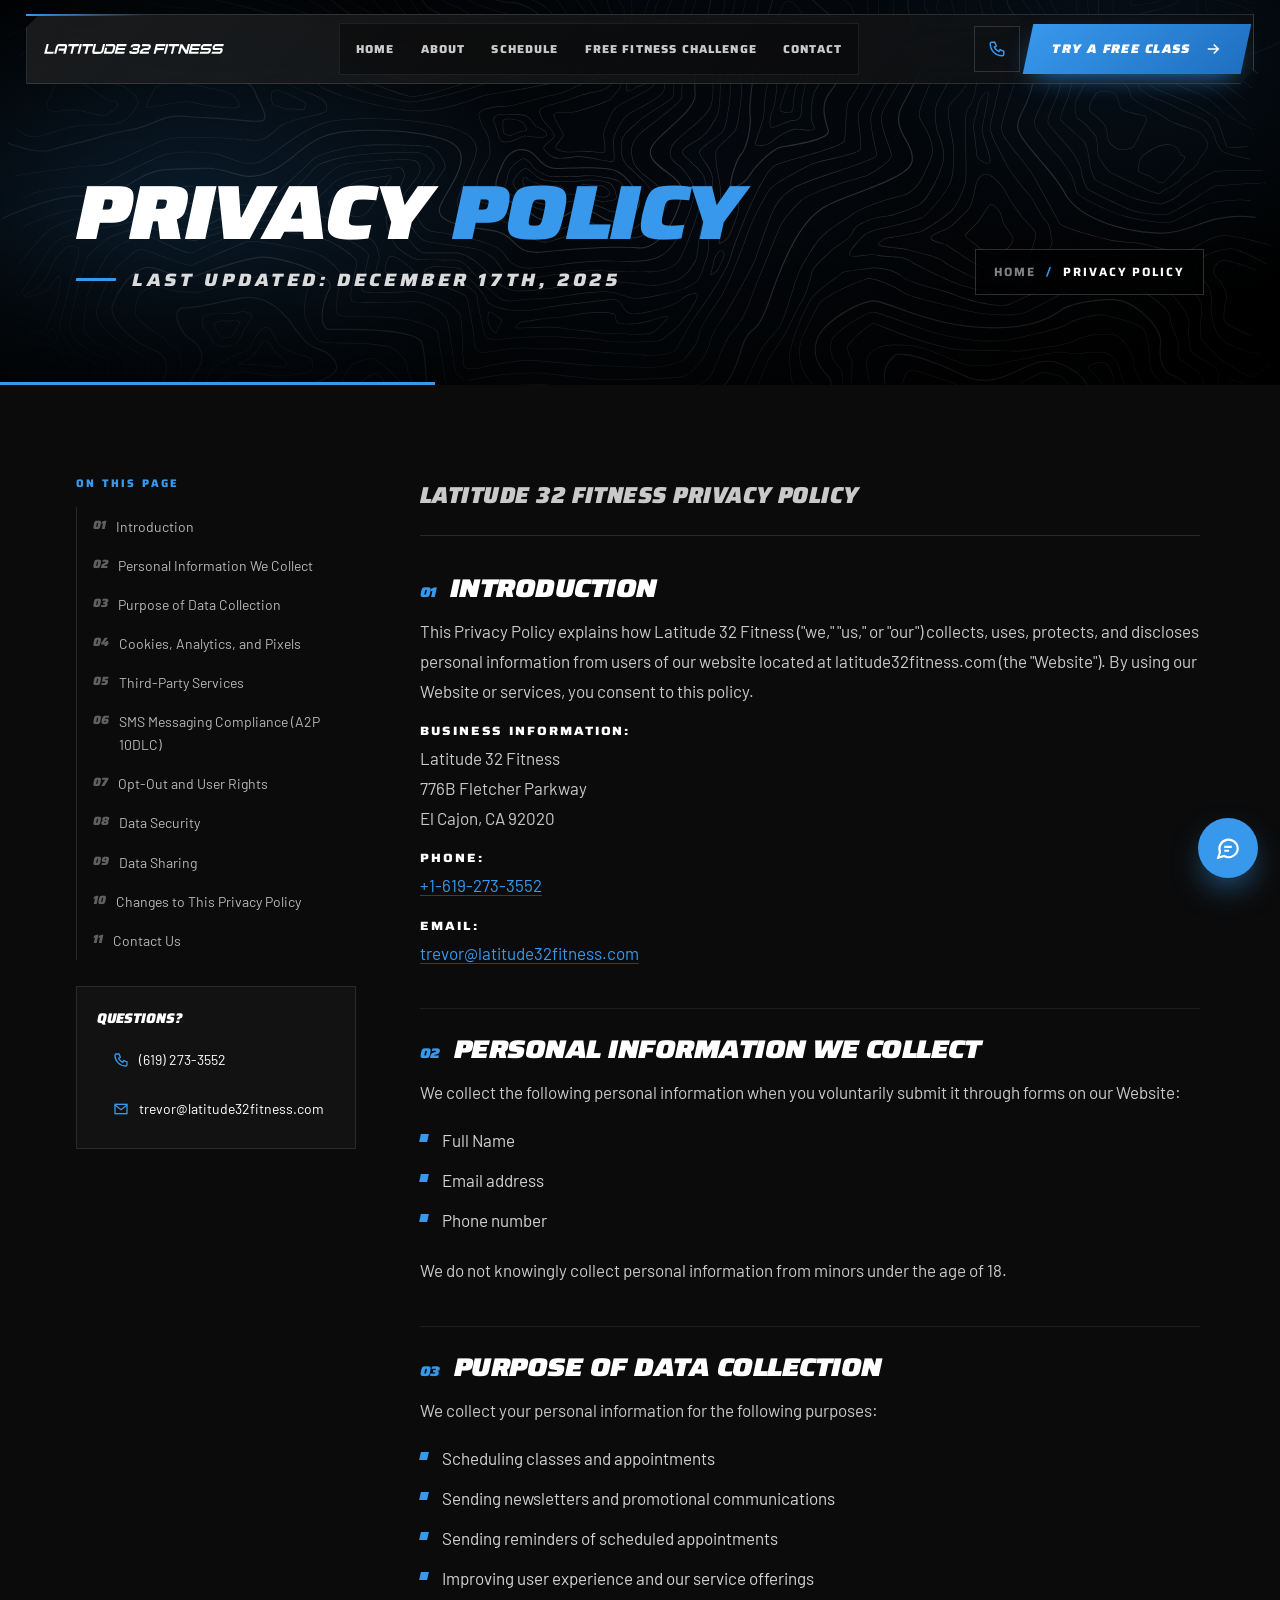
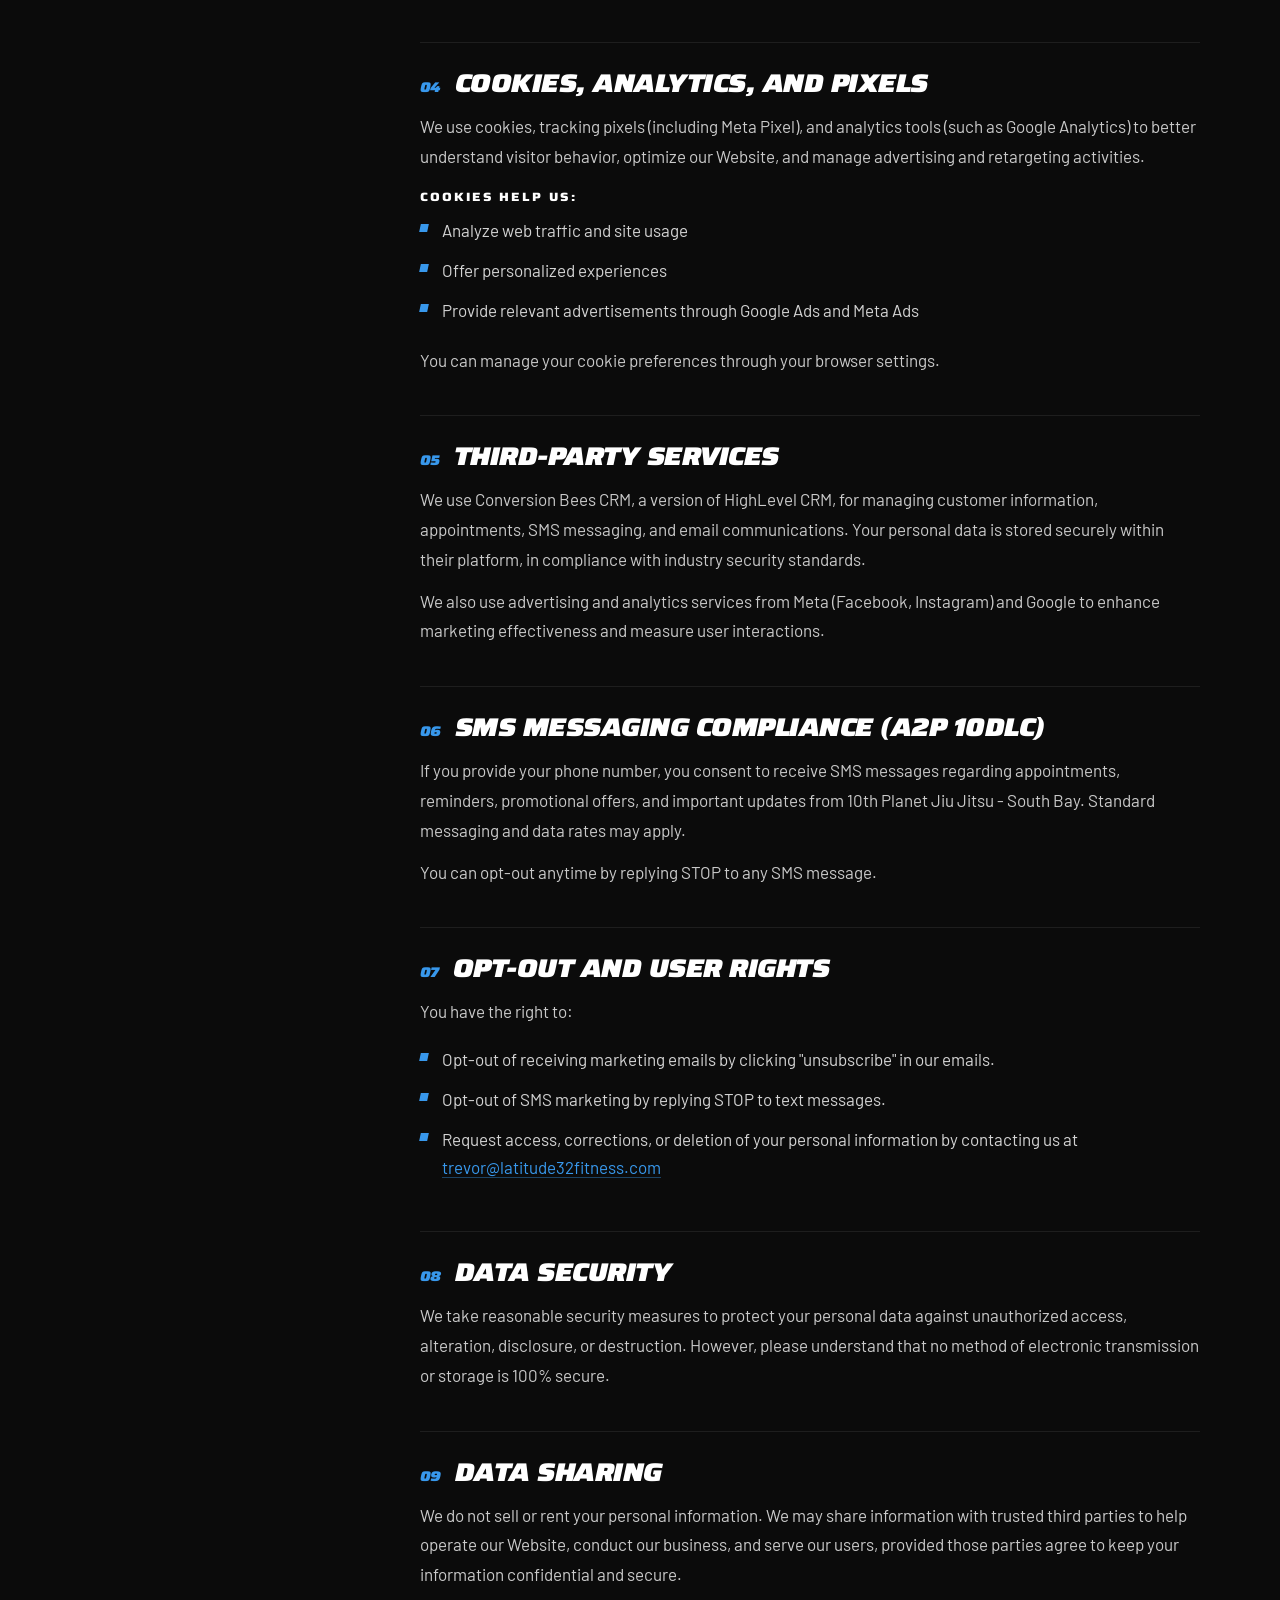
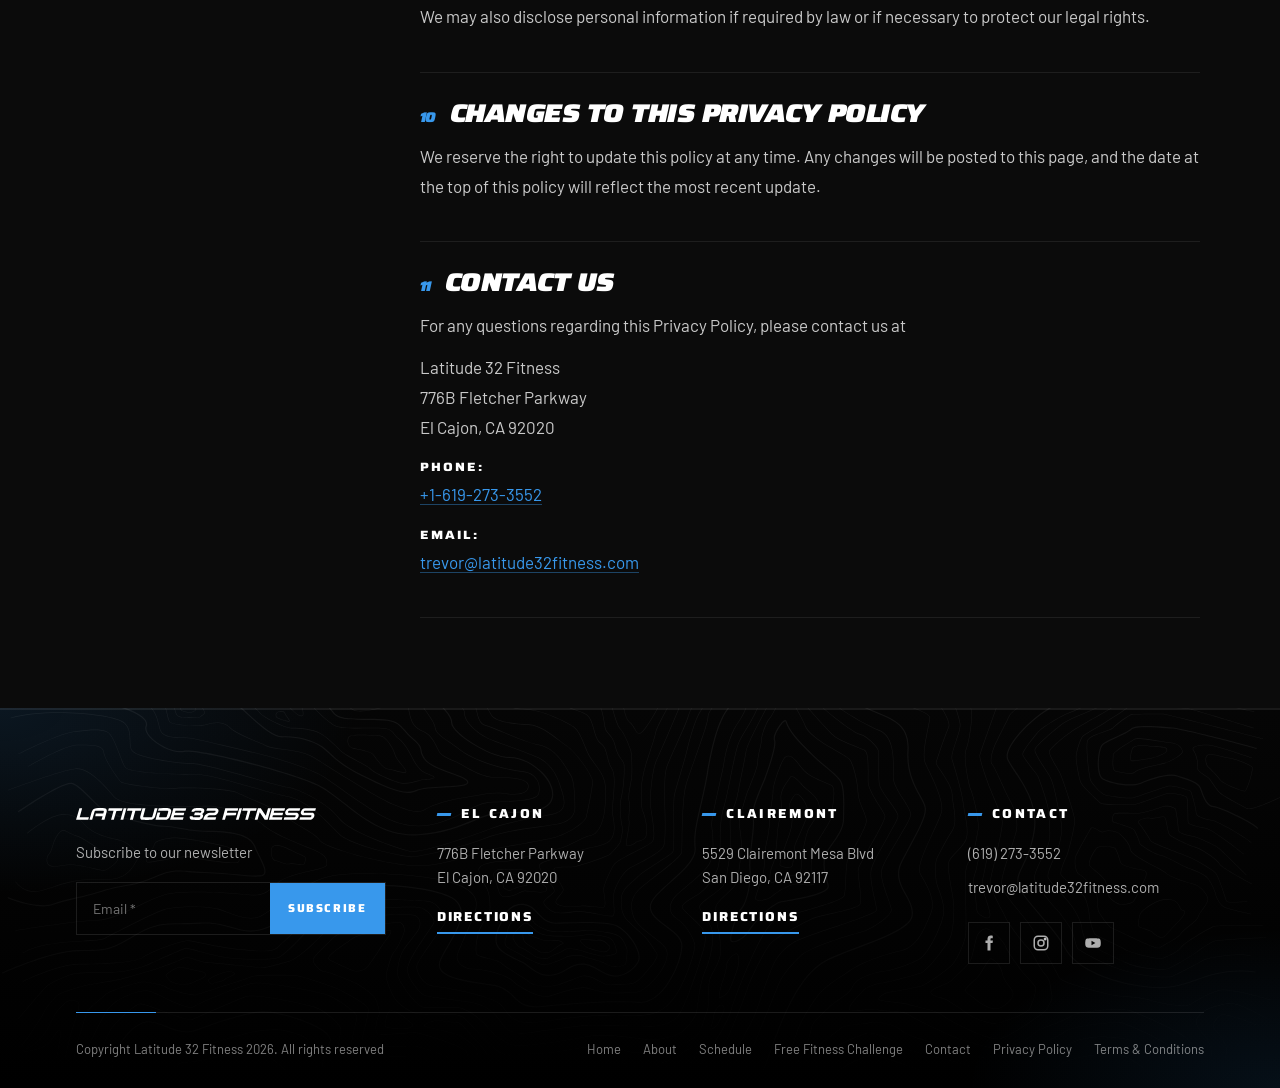
<file: privacy-policy.html>
<!DOCTYPE html>
<html lang="en">
<head>
<meta charset="utf-8">
<meta name="viewport" content="width=device-width, initial-scale=1">
<title>Privacy Policy | Latitude 32 Fitness</title>
<meta name="description" content="Latitude 32 Fitness privacy policy: what personal information we collect, how we use it, SMS messaging, cookies and your rights.">
<link rel="canonical" href="https://latitude32fitness.com/privacy-policy.html">
<meta name="robots" content="index,follow">
<meta name="theme-color" content="#000000">
<meta name="geo.region" content="US-CA">
<meta name="geo.placename" content="El Cajon; San Diego">
<meta property="og:type" content="website">
<meta property="og:site_name" content="Latitude 32 Fitness">
<meta property="og:title" content="Privacy Policy | Latitude 32 Fitness">
<meta property="og:description" content="Latitude 32 Fitness privacy policy: what personal information we collect, how we use it, SMS messaging, cookies and your rights.">
<meta property="og:url" content="https://latitude32fitness.com/privacy-policy.html">
<meta property="og:image" content="https://latitude32fitness.com/Images/group-functional-fitness-workout.webp">
<meta name="twitter:card" content="summary_large_image">
<link rel="icon" href="Images/logo/latitude32-logo.svg" type="image/svg+xml">
<link rel="preconnect" href="https://fonts.googleapis.com">
<link rel="preconnect" href="https://fonts.gstatic.com" crossorigin>
<link href="https://fonts.googleapis.com/css2?family=Saira:ital,wdth,wght@0,50..125,400..900;1,50..125,500..900&family=Barlow:ital,wght@0,400;0,500;0,600;1,400;1,500&display=swap" rel="stylesheet">
<link rel="stylesheet" href="css/style.css">
<link rel="stylesheet" href="css/pages.css">
<script type="application/ld+json">{"@context":"https://schema.org","@graph":[{"@type":"Organization","@id":"https://latitude32fitness.com/#org","name":"Latitude 32 Fitness","url":"https://latitude32fitness.com/","logo":"https://latitude32fitness.com/Images/logo/latitude32-logo.svg","email":"trevor@latitude32fitness.com","telephone":"+16192733552","sameAs":["https://www.facebook.com/Latitude32Fitness","https://www.instagram.com/latitude32fitness/","https://www.youtube.com/@latitude32fitness91"],"subOrganization":[{"@id":"https://latitude32fitness.com/#el-cajon"},{"@id":"https://latitude32fitness.com/#clairemont"}]},{"@type":"ExerciseGym","@id":"https://latitude32fitness.com/#el-cajon","name":"Latitude 32 Fitness El Cajon","parentOrganization":{"@id":"https://latitude32fitness.com/#org"},"url":"https://latitude32fitness.com/","telephone":"+16192733552","email":"trevor@latitude32fitness.com","image":"https://latitude32fitness.com/Images/group-functional-fitness-workout.webp","priceRange":"$$","address":{"@type":"PostalAddress","streetAddress":"776B Fletcher Parkway","addressLocality":"El Cajon","addressRegion":"CA","postalCode":"92020","addressCountry":"US"},"hasMap":"https://www.google.com/maps/search/?api=1&query=Google&query_place_id=ChIJ0yPLNTBY2YARRVoY9W2tCxM","areaServed":["El Cajon","La Mesa","Santee","San Diego County"],"openingHoursSpecification":[{"@type":"OpeningHoursSpecification","dayOfWeek":["Monday","Tuesday","Wednesday","Thursday"],"opens":"05:00","closes":"20:00"},{"@type":"OpeningHoursSpecification","dayOfWeek":"Friday","opens":"05:00","closes":"10:15"},{"@type":"OpeningHoursSpecification","dayOfWeek":"Saturday","opens":"07:00","closes":"10:00"}]},{"@type":"ExerciseGym","@id":"https://latitude32fitness.com/#clairemont","name":"Latitude 32 Fitness Clairemont","parentOrganization":{"@id":"https://latitude32fitness.com/#org"},"url":"https://latitude32fitness.com/","telephone":"+16192733552","email":"trevor@latitude32fitness.com","image":"https://latitude32fitness.com/Images/group-mobility-floor-exercise.webp","priceRange":"$$","address":{"@type":"PostalAddress","streetAddress":"5529 Clairemont Mesa Blvd","addressLocality":"San Diego","addressRegion":"CA","postalCode":"92117","addressCountry":"US"},"hasMap":"https://www.google.com/maps/search/?api=1&query=Google&query_place_id=ChIJRw4PooD_24ARjlZ4S6aWCZc","areaServed":["Clairemont","San Diego"],"openingHoursSpecification":[{"@type":"OpeningHoursSpecification","dayOfWeek":["Monday","Tuesday","Wednesday","Thursday"],"opens":"06:00","closes":"19:00"},{"@type":"OpeningHoursSpecification","dayOfWeek":"Friday","opens":"06:00","closes":"09:00"},{"@type":"OpeningHoursSpecification","dayOfWeek":"Saturday","opens":"08:00","closes":"09:00"}]}]}</script>
<script type="application/ld+json">{"@context":"https://schema.org","@type":"BreadcrumbList","itemListElement":[{"@type":"ListItem","position":1,"name":"Home","item":"https://latitude32fitness.com/"},{"@type":"ListItem","position":2,"name":"Privacy Policy","item":"https://latitude32fitness.com/privacy-policy.html"}]}</script>
<link rel="stylesheet" href="css/perf.css">
<link rel="stylesheet" href="css/minimal.css">
</head>
<body class="inner legal">
<a class="skip" href="#main">Skip to content</a>
<header class="header">
  <div class="nav">
    <a class="logo" href="index.html" aria-label="Latitude 32 Fitness home"><img src="Images/logo/latitude32-logo.svg" alt="Latitude 32 Fitness" width="300" height="16"></a>
    <div class="nav-main" id="menu">
      <nav aria-label="Main"><ul class="nav-links"><li><a href="index.html"><span class="mt">Home</span><span class="ma" aria-hidden="true">→</span></a></li><li><a href="about.html"><span class="mt">About</span><span class="ma" aria-hidden="true">→</span></a></li><li><a href="schedule.html"><span class="mt">Schedule</span><span class="ma" aria-hidden="true">→</span></a></li><li><a href="free-fitness-challenge.html"><span class="mt">Free Fitness Challenge</span><span class="ma" aria-hidden="true">→</span></a></li><li><a href="contact.html"><span class="mt">Contact</span><span class="ma" aria-hidden="true">→</span></a></li><li class="m-extra"><a class="btn btn--xl m-cta" href="contact.html#contact-form">Try a Free Class<span class="arr">→</span></a>
<div class="m-locs"><a href="https://www.google.com/maps/search/?api=1&query=Google&query_place_id=ChIJ0yPLNTBY2YARRVoY9W2tCxM" target="_blank" rel="noopener"><svg viewBox="0 0 24 24" fill="none" stroke="currentColor" stroke-width="2"><path d="M12 21s-7-6.2-7-12a7 7 0 0114 0c0 5.8-7 12-7 12z"/><circle cx="12" cy="9" r="2.5"/></svg><span><b>El Cajon</b>776B Fletcher Parkway</span></a><a href="https://www.google.com/maps/search/?api=1&query=Google&query_place_id=ChIJRw4PooD_24ARjlZ4S6aWCZc" target="_blank" rel="noopener"><svg viewBox="0 0 24 24" fill="none" stroke="currentColor" stroke-width="2"><path d="M12 21s-7-6.2-7-12a7 7 0 0114 0c0 5.8-7 12-7 12z"/><circle cx="12" cy="9" r="2.5"/></svg><span><b>Clairemont</b>5529 Clairemont Mesa Blvd</span></a></div>
<div class="m-foot"><a href="tel:+16192733552"><svg viewBox="0 0 24 24" fill="none" stroke="currentColor" stroke-width="2"><path d="M5 3h4l2 5-2.5 1.5a11 11 0 006 6L16 13l5 2v4a2 2 0 01-2 2A16 16 0 013 5a2 2 0 012-2"/></svg>(619) 273-3552</a><div class="socials"><a href="https://www.facebook.com/Latitude32Fitness" target="_blank" rel="noopener" aria-label="Facebook"><svg viewBox="0 0 24 24" fill="currentColor"><path d="M14 8.5V6.8c0-.8.2-1.3 1.4-1.3H17V2.3C16.7 2.2 15.6 2 14.4 2 11.8 2 10 3.6 10 6.5v2H7.3v3.6H10V22h4v-9.9h2.8l.4-3.6H14z"/></svg></a><a href="https://www.instagram.com/latitude32fitness/" target="_blank" rel="noopener" aria-label="Instagram"><svg viewBox="0 0 24 24" fill="none" stroke="currentColor" stroke-width="2"><rect x="3" y="3" width="18" height="18" rx="5"/><circle cx="12" cy="12" r="4"/><circle cx="17.5" cy="6.5" r="1" fill="currentColor"/></svg></a><a href="https://www.youtube.com/@latitude32fitness91" target="_blank" rel="noopener" aria-label="YouTube"><svg viewBox="0 0 24 24" fill="currentColor"><path d="M22 8.2a3 3 0 00-2.1-2.1C18 5.6 12 5.6 12 5.6s-6 0-7.9.5A3 3 0 002 8.2 31 31 0 001.6 12 31 31 0 002 15.8a3 3 0 002.1 2.1c1.9.5 7.9.5 7.9.5s6 0 7.9-.5a3 3 0 002.1-2.1c.3-1.2.4-2.5.4-3.8s-.1-2.6-.4-3.8zM10 15.1V8.9l5.2 3.1z"/></svg></a></div></div></li></ul></nav>
    </div>
    <div class="nav-right">
      <a class="nav-phone" href="tel:+16192733552" aria-label="Call (619) 273-3552"><svg viewBox="0 0 24 24" fill="none" stroke="currentColor" stroke-width="2"><path d="M5 3h4l2 5-2.5 1.5a11 11 0 006 6L16 13l5 2v4a2 2 0 01-2 2A16 16 0 013 5a2 2 0 012-2"/></svg><span><small>Call us</small>(619) 273-3552</span></a>
      <a class="nav-mcall" href="tel:+16192733552" aria-label="Call (619) 273-3552"><svg viewBox="0 0 24 24" fill="none" stroke="currentColor" stroke-width="2"><path d="M5 3h4l2 5-2.5 1.5a11 11 0 006 6L16 13l5 2v4a2 2 0 01-2 2A16 16 0 013 5a2 2 0 012-2"/></svg></a>
      <a class="nav-cta" href="contact.html#contact-form">Try a Free Class <svg viewBox="0 0 24 24" fill="none" stroke="currentColor" stroke-width="2.2"><path d="M5 12h14M13 6l6 6-6 6"/></svg></a>
      <button class="burger" aria-label="Open menu" aria-expanded="false" aria-controls="menu"><span></span><span></span><span></span></button>
    </div>
  </div>
</header>
<main id="main">
<section class="subhead subhead--lines" aria-labelledby="lg-h">
  <div class="lines" aria-hidden="true"></div>
  <div class="wrap"><div><h1 id="lg-h">Privacy <span>Policy</span></h1><p class="tagl">Last updated: December 17th, 2025</p></div>
  <ol class="crumbs2"><li><a href="index.html">Home</a></li><li aria-current="page">Privacy Policy</li></ol></div>
  <span class="bar" aria-hidden="true"></span>
</section>
<section class="lg">
  <div class="wrap lg-grid">
    <aside class="lg-toc"><span class="k">On this page</span><ol><li><a href="#introduction"><span>01</span>Introduction</a></li><li><a href="#personal-information-we-collect"><span>02</span>Personal Information We Collect</a></li><li><a href="#purpose-of-data-collection"><span>03</span>Purpose of Data Collection</a></li><li><a href="#cookies-analytics-and-pixels"><span>04</span>Cookies, Analytics, and Pixels</a></li><li><a href="#third-party-services"><span>05</span>Third-Party Services</a></li><li><a href="#sms-messaging-compliance-a2p-10dlc"><span>06</span>SMS Messaging Compliance (A2P 10DLC)</a></li><li><a href="#opt-out-and-user-rights"><span>07</span>Opt-Out and User Rights</a></li><li><a href="#data-security"><span>08</span>Data Security</a></li><li><a href="#data-sharing"><span>09</span>Data Sharing</a></li><li><a href="#changes-to-this-privacy-policy"><span>10</span>Changes to This Privacy Policy</a></li><li><a href="#contact-us"><span>11</span>Contact Us</a></li></ol>
      <div class="lg-help"><b>Questions?</b><a href="tel:+16192733552"><svg viewBox="0 0 24 24" fill="none" stroke="currentColor" stroke-width="2"><path d="M5 3h4l2 5-2.5 1.5a11 11 0 006 6L16 13l5 2v4a2 2 0 01-2 2A16 16 0 013 5a2 2 0 012-2"/></svg>(619) 273-3552</a><a href="mailto:trevor@latitude32fitness.com"><svg viewBox="0 0 24 24" fill="none" stroke="currentColor" stroke-width="2"><rect x="3" y="5" width="18" height="14"/><path d="M3 6l9 7 9-7"/></svg>trevor@latitude32fitness.com</a></div></aside>
    <article class="lg-doc"><p class="lg-title">LATITUDE 32 FITNESS PRIVACY POLICY</p><section class="lg-sec" id="introduction"><h2><span>01</span>Introduction</h2><p>This Privacy Policy explains how Latitude 32 Fitness ("we," "us," or "our") collects, uses, protects, and discloses personal information from users of our website located at latitude32fitness.com (the "Website"). By using our Website or services, you consent to this policy.</p><h3 class="lg-sub">Business Information:</h3><p>Latitude 32 Fitness<br>776B Fletcher Parkway<br>El Cajon, CA 92020</p><h3 class="lg-sub">Phone:</h3><p><a href="tel:+16192733552">+1-619-273-3552</a></p><h3 class="lg-sub">Email:</h3><p><a href="mailto:trevor@latitude32fitness.com">trevor@latitude32fitness.com</a></p></section><section class="lg-sec" id="personal-information-we-collect"><h2><span>02</span>Personal Information We Collect</h2><p>We collect the following personal information when you voluntarily submit it through forms on our Website:</p><ul><li>Full Name</li><li>Email address</li><li>Phone number</li></ul><p>We do not knowingly collect personal information from minors under the age of 18.</p></section><section class="lg-sec" id="purpose-of-data-collection"><h2><span>03</span>Purpose of Data Collection</h2><p>We collect your personal information for the following purposes:</p><ul><li>Scheduling classes and appointments</li><li>Sending newsletters and promotional communications</li><li>Sending reminders of scheduled appointments</li><li>Improving user experience and our service offerings</li></ul></section><section class="lg-sec" id="cookies-analytics-and-pixels"><h2><span>04</span>Cookies, Analytics, and Pixels</h2><p>We use cookies, tracking pixels (including Meta Pixel), and analytics tools (such as Google Analytics) to better understand visitor behavior, optimize our Website, and manage advertising and retargeting activities.</p><h3 class="lg-sub">Cookies help us:</h3><ul><li>Analyze web traffic and site usage</li><li>Offer personalized experiences</li><li>Provide relevant advertisements through Google Ads and Meta Ads</li></ul><p>You can manage your cookie preferences through your browser settings.</p></section><section class="lg-sec" id="third-party-services"><h2><span>05</span>Third-Party Services</h2><p>We use Conversion Bees CRM, a version of HighLevel CRM, for managing customer information, appointments, SMS messaging, and email communications. Your personal data is stored securely within their platform, in compliance with industry security standards.</p><p>We also use advertising and analytics services from Meta (Facebook, Instagram) and Google to enhance marketing effectiveness and measure user interactions.</p></section><section class="lg-sec" id="sms-messaging-compliance-a2p-10dlc"><h2><span>06</span>SMS Messaging Compliance (A2P 10DLC)</h2><p>If you provide your phone number, you consent to receive SMS messages regarding appointments, reminders, promotional offers, and important updates from 10th Planet Jiu Jitsu - South Bay. Standard messaging and data rates may apply.</p><p>You can opt-out anytime by replying STOP to any SMS message.</p></section><section class="lg-sec" id="opt-out-and-user-rights"><h2><span>07</span>Opt-Out and User Rights</h2><p>You have the right to:</p><ul><li>Opt-out of receiving marketing emails by clicking "unsubscribe" in our emails.</li><li>Opt-out of SMS marketing by replying STOP to text messages.</li><li>Request access, corrections, or deletion of your personal information by contacting us at <a href="mailto:trevor@latitude32fitness.com">trevor@latitude32fitness.com</a></li></ul></section><section class="lg-sec" id="data-security"><h2><span>08</span>Data Security</h2><p>We take reasonable security measures to protect your personal data against unauthorized access, alteration, disclosure, or destruction. However, please understand that no method of electronic transmission or storage is 100% secure.</p></section><section class="lg-sec" id="data-sharing"><h2><span>09</span>Data Sharing</h2><p>We do not sell or rent your personal information. We may share information with trusted third parties to help operate our Website, conduct our business, and serve our users, provided those parties agree to keep your information confidential and secure.</p><p>We may also disclose personal information if required by law or if necessary to protect our legal rights.</p></section><section class="lg-sec" id="changes-to-this-privacy-policy"><h2><span>10</span>Changes to This Privacy Policy</h2><p>We reserve the right to update this policy at any time. Any changes will be posted to this page, and the date at the top of this policy will reflect the most recent update.</p></section><section class="lg-sec" id="contact-us"><h2><span>11</span>Contact Us</h2><p>For any questions regarding this Privacy Policy, please contact us at</p><p>Latitude 32 Fitness<br>776B Fletcher Parkway<br>El Cajon, CA 92020</p><h3 class="lg-sub">Phone:</h3><p><a href="tel:+16192733552">+1-619-273-3552</a></p><h3 class="lg-sub">Email:</h3><p><a href="mailto:trevor@latitude32fitness.com">trevor@latitude32fitness.com</a></p></section></article>
  </div>
</section>
</main>
<footer class="footer">
  <span class="ft-line" aria-hidden="true"></span><span class="ft-slash" aria-hidden="true"></span>
  <div class="wrap">
    <div class="foot-grid">
      <div class="foot-brand">
        <a class="logo" href="index.html" aria-label="Latitude 32 Fitness home"><img src="Images/logo/latitude32-logo.svg" alt="Latitude 32 Fitness" width="210" height="26" loading="lazy"></a>
        <p>Subscribe to our newsletter</p>
        <form class="news" novalidate><label class="skip" for="nl">Email</label><input id="nl" type="email" placeholder="Email *" required><button type="submit">Subscribe</button></form>
        <div class="news-msg" aria-live="polite"></div>
      </div>
      <div>
        <h4>El Cajon</h4>
        <address>776B Fletcher Parkway<br>El Cajon, CA 92020</address>
        <p style="margin-top:14px"><a class="tlink" style="color:#fff" href="https://www.google.com/maps/search/?api=1&query=Google&query_place_id=ChIJ0yPLNTBY2YARRVoY9W2tCxM" target="_blank" rel="noopener">Directions</a></p>
      </div>
      <div>
        <h4>Clairemont</h4>
        <address>5529 Clairemont Mesa Blvd<br>San Diego, CA 92117</address>
        <p style="margin-top:14px"><a class="tlink" style="color:#fff" href="https://www.google.com/maps/search/?api=1&query=Google&query_place_id=ChIJRw4PooD_24ARjlZ4S6aWCZc" target="_blank" rel="noopener">Directions</a></p>
      </div>
      <div>
        <h4>Contact</h4>
        <ul>
          <li><a href="tel:+16192733552">(619) 273-3552</a></li>
          <li><a href="mailto:trevor@latitude32fitness.com">trevor@latitude32fitness.com</a></li>
        </ul>
        <div class="socials" style="margin-top:22px">
          <a href="https://www.facebook.com/Latitude32Fitness" target="_blank" rel="noopener" aria-label="Facebook"><svg viewBox="0 0 24 24" fill="currentColor"><path d="M14 8.5V6.8c0-.8.2-1.3 1.4-1.3H17V2.3C16.7 2.2 15.6 2 14.4 2 11.8 2 10 3.6 10 6.5v2H7.3v3.6H10V22h4v-9.9h2.8l.4-3.6H14z"/></svg></a>
          <a href="https://www.instagram.com/latitude32fitness/" target="_blank" rel="noopener" aria-label="Instagram"><svg viewBox="0 0 24 24" fill="none" stroke="currentColor" stroke-width="2"><rect x="3" y="3" width="18" height="18" rx="5"/><circle cx="12" cy="12" r="4"/><circle cx="17.5" cy="6.5" r="1" fill="currentColor"/></svg></a>
          <a href="https://www.youtube.com/@latitude32fitness91" target="_blank" rel="noopener" aria-label="YouTube"><svg viewBox="0 0 24 24" fill="currentColor"><path d="M22 8.2a3 3 0 00-2.1-2.1C18 5.6 12 5.6 12 5.6s-6 0-7.9.5A3 3 0 002 8.2 31 31 0 001.6 12 31 31 0 002 15.8a3 3 0 002.1 2.1c1.9.5 7.9.5 7.9.5s6 0 7.9-.5a3 3 0 002.1-2.1c.3-1.2.4-2.5.4-3.8s-.1-2.6-.4-3.8zM10 15.1V8.9l5.2 3.1z"/></svg></a>
        </div>
      </div>
    </div>
    <div class="foot-bottom">
      <span>Copyright Latitude 32 Fitness <span data-year>2026</span>. All rights reserved</span>
      <nav aria-label="Footer">
        <a href="index.html">Home</a><a href="about.html">About</a><a href="schedule.html">Schedule</a><a href="free-fitness-challenge.html">Free Fitness Challenge</a><a href="contact.html">Contact</a>
        <a href="privacy-policy.html">Privacy Policy</a>
        <a href="terms-conditions.html">Terms &amp; Conditions</a>
      </nav>
    </div>
  </div>
</footer>
<div class="bmodal" id="book-modal" role="dialog" aria-modal="true" aria-labelledby="bm-h" hidden>
  <div class="bm-back" data-close><span class="s1"></span><span class="s2"></span><span class="wm"></span><span class="brk a"></span><span class="brk b"></span></div>
  <div class="bm-box form-card" role="document">
    <button class="bm-x" type="button" data-close aria-label="Close">×</button>
    <div class="bm-top"><span class="bm-tag"><i></i>Latitude 32 Fitness</span><h3 id="bm-h">Book a Free <span>Class</span></h3><p>(Only 30 spots per location —don't wait.)</p></div>
    <form data-lead data-redirect="booking.html" novalidate>
      <div class="hp" aria-hidden="true"><label for="bm-web">Website</label><input id="bm-web" name="website" type="text" tabindex="-1" autocomplete="off"></div><input type="hidden" name="_ts" value="">
      <div class="row2">
        <div class="field"><label for="bm-fn">First Name *</label><input id="bm-fn" name="first_name" autocomplete="given-name" placeholder="First Name" required><span class="msg" aria-live="polite"></span></div>
        <div class="field"><label for="bm-ln">Last Name</label><input id="bm-ln" name="last_name" autocomplete="family-name" placeholder="Last Name"></div>
      </div>
      <div class="field"><label for="bm-ph">Phone *</label><input id="bm-ph" name="phone" type="tel" autocomplete="tel" placeholder="Phone" required><span class="msg" aria-live="polite"></span></div>
      <div class="field bm-em"><label for="bm-em">Email *</label><span class="ico"><svg viewBox="0 0 24 24" fill="none" stroke="currentColor" stroke-width="2"><rect x="3" y="5" width="18" height="14"/><path d="M3 6l9 7 9-7"/></svg></span><input id="bm-em" name="email" type="email" autocomplete="email" placeholder="Email" required><span class="msg" aria-live="polite"></span></div>
      <fieldset class="bm-loc bm-prog"><legend>Choose Your Program</legend>
        <label><input type="radio" name="program" value="challenge" checked><span><b>Free 30-Day Fitness Challenge</b><small>Only 30 spots per location</small></span></label>
        <label><input type="radio" name="program" value="class"><span><b>Free Class</b><small>Try a class first</small></span></label>
      </fieldset>
      <fieldset class="bm-loc"><legend>Choose Your Location</legend>
        <label><input type="radio" name="location" value="el-cajon" checked><span><b>El Cajon</b><small>776B Fletcher Parkway</small></span></label>
        <label><input type="radio" name="location" value="san-diego"><span><b>San Diego</b><small>5529 Clairemont Mesa Blvd</small></span></label>
      </fieldset>
      <button class="btn btn--xl bm-sub" type="submit">Continue to Class Booking<span class="arr">→</span></button>
      <p class="bm-note">Step 1 of 2 — next you'll pick your class time.</p>
    </form>
    <div class="form-ok" role="status"><svg viewBox="0 0 24 24" fill="none" stroke="currentColor" stroke-width="2"><circle cx="12" cy="12" r="10"/><path d="M7.5 12.5l3 3 6-6.5"/></svg><h3>Thank you!</h3><p>Our team will personally get in touch with you shortly.</p></div>
  </div>
</div>
<a class="fab" href="contact.html" aria-label="Contact Latitude 32 Fitness"><svg viewBox="0 0 24 24" fill="none" stroke="#fff" stroke-width="2"><path d="M21 12a8.5 8.5 0 01-12.6 7.4L3 21l1.6-5.2A8.5 8.5 0 1121 12z"/><path d="M8.5 11h7M8.5 14.5h4.5"/></svg></a>
<script src="js/main.js" defer></script>
</body>
</html>
</file>
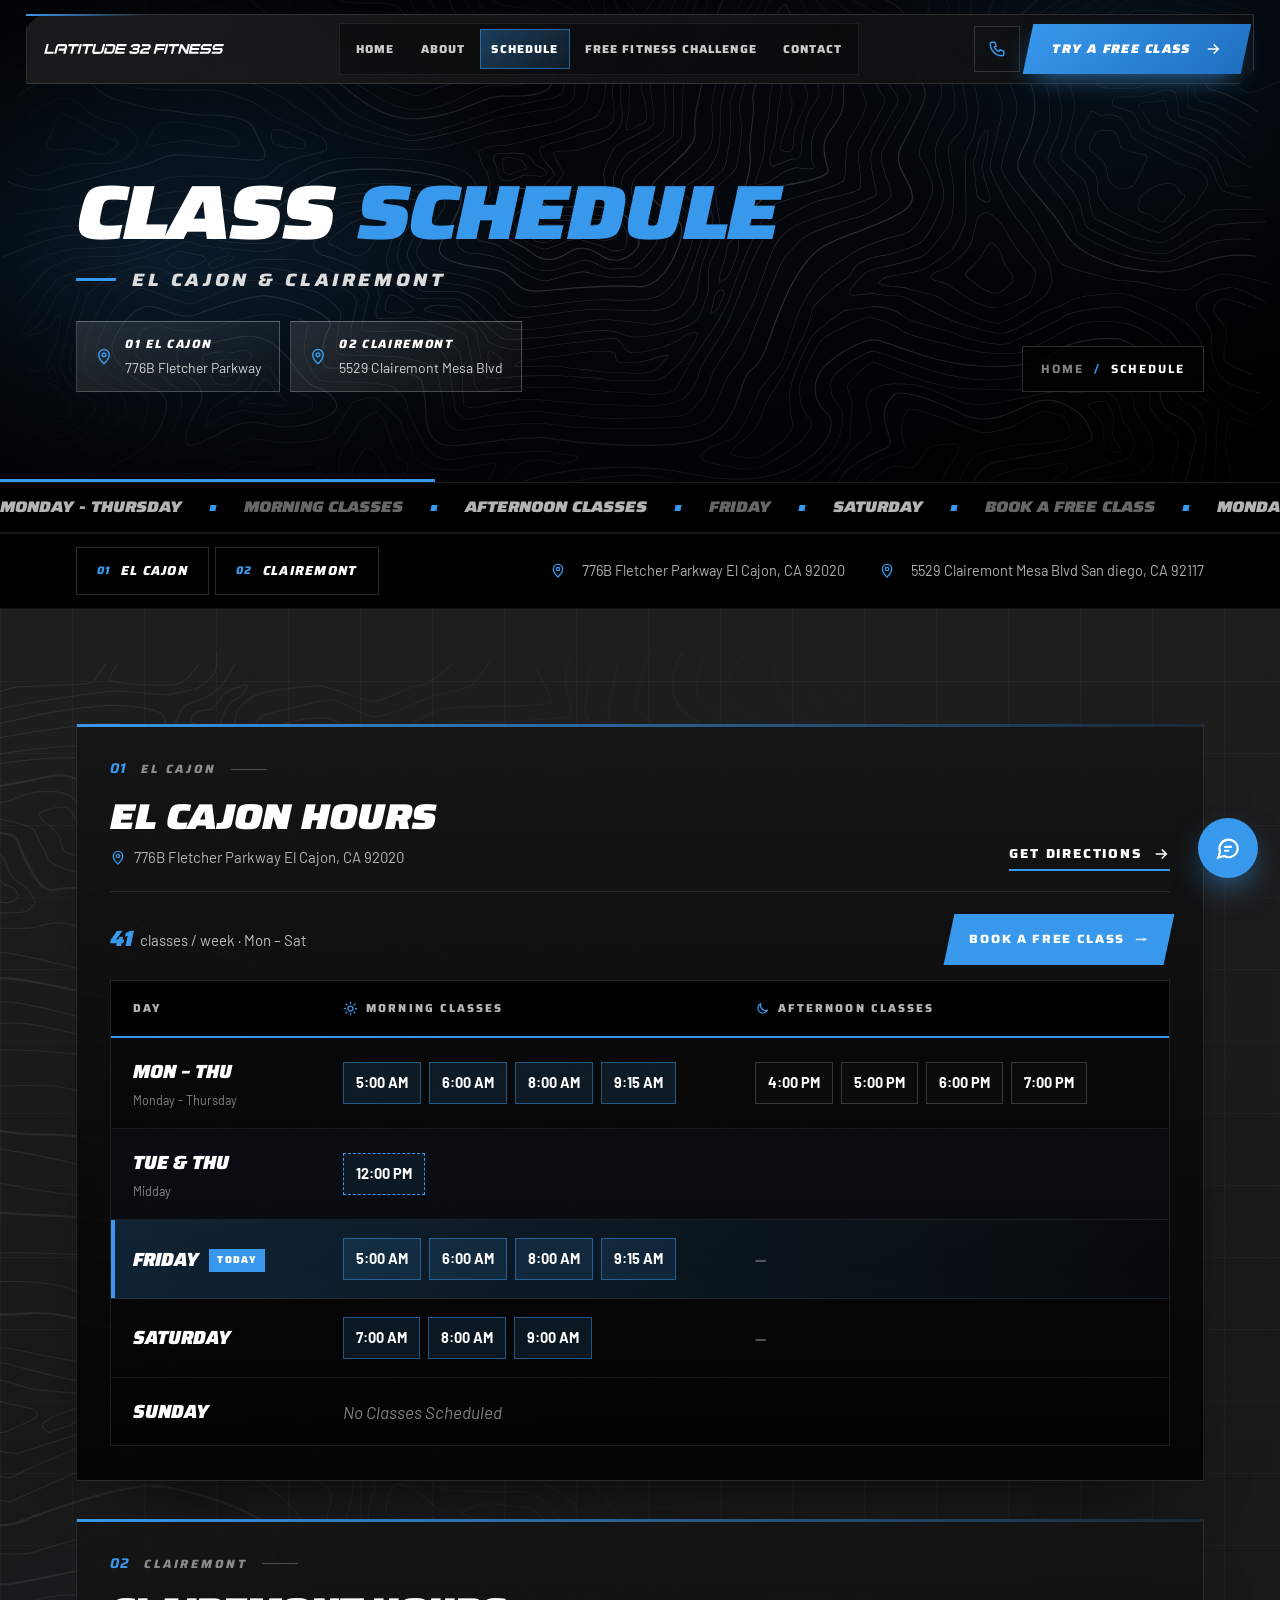
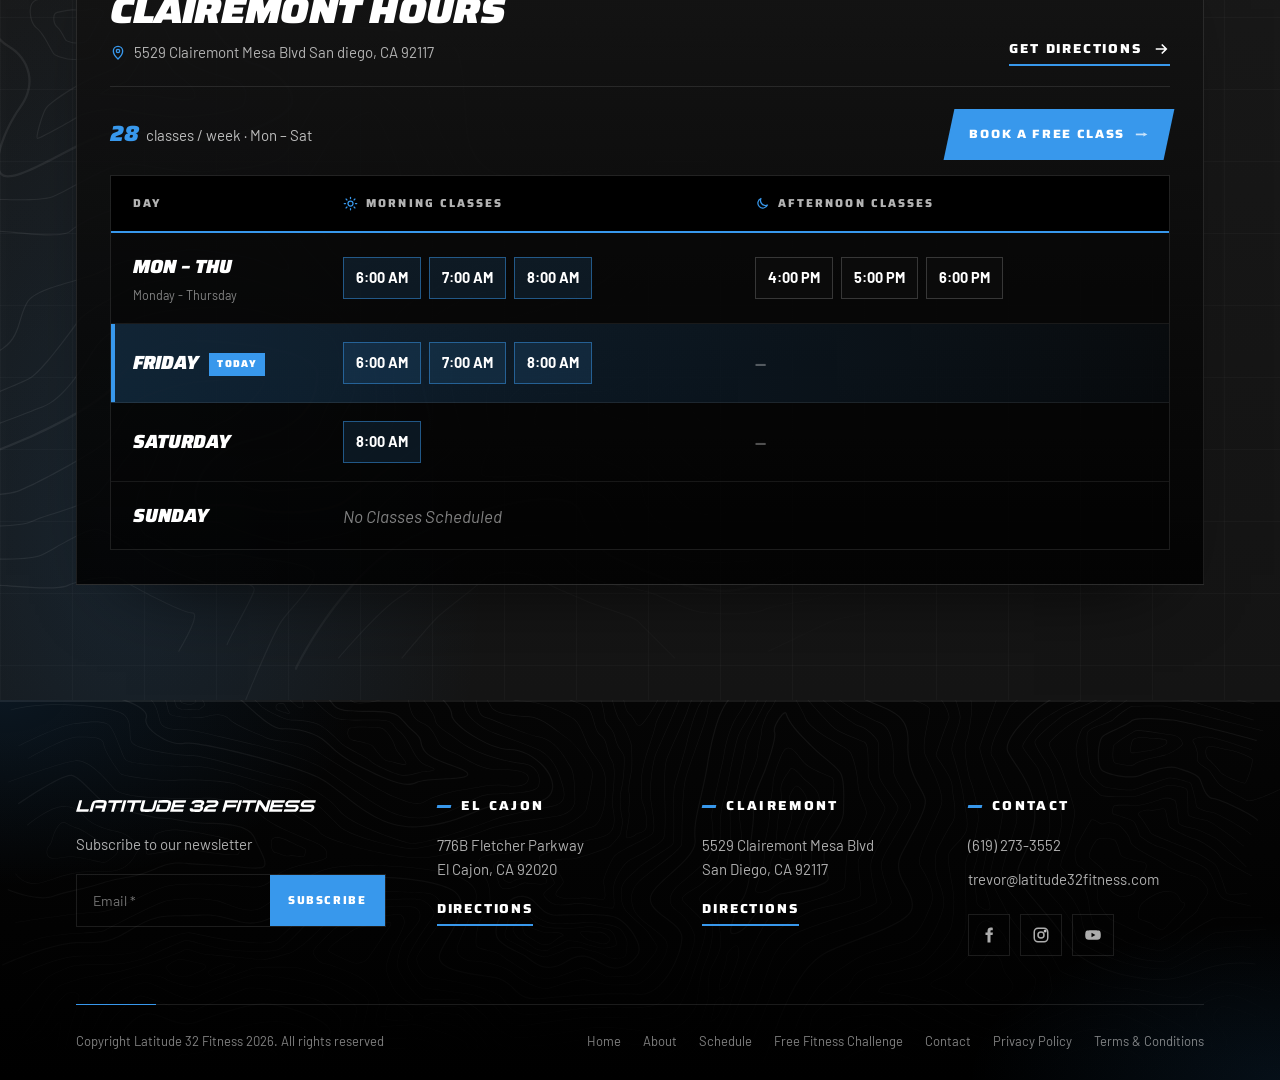
<file: schedule.html>
<!DOCTYPE html>
<html lang="en">
<head>
<meta charset="utf-8">
<meta name="viewport" content="width=device-width, initial-scale=1">
<title>Class Schedule | Latitude 32 Fitness El Cajon &amp; Clairemont Gym</title>
<meta name="description" content="Group strength and conditioning class times at Latitude 32 Fitness — El Cajon (776B Fletcher Parkway) and Clairemont (5529 Clairemont Mesa Blvd, San Diego). Book a free class.">
<link rel="canonical" href="https://latitude32fitness.com/schedule.html">
<meta name="robots" content="index,follow">
<meta name="theme-color" content="#000000">
<meta name="geo.region" content="US-CA">
<meta name="geo.placename" content="El Cajon; San Diego">
<meta property="og:type" content="website">
<meta property="og:site_name" content="Latitude 32 Fitness">
<meta property="og:title" content="Class Schedule | Latitude 32 Fitness El Cajon &amp; Clairemont Gym">
<meta property="og:description" content="Group strength and conditioning class times at Latitude 32 Fitness — El Cajon (776B Fletcher Parkway) and Clairemont (5529 Clairemont Mesa Blvd, San Diego). Book a free class.">
<meta property="og:url" content="https://latitude32fitness.com/schedule.html">
<meta property="og:image" content="https://latitude32fitness.com/Images/outdoor-kettlebell-training.webp">
<meta name="twitter:card" content="summary_large_image">
<link rel="icon" href="Images/logo/latitude32-logo.svg" type="image/svg+xml">
<link rel="preconnect" href="https://fonts.googleapis.com">
<link rel="preconnect" href="https://fonts.gstatic.com" crossorigin>
<link href="https://fonts.googleapis.com/css2?family=Saira:ital,wdth,wght@0,50..125,400..900;1,50..125,500..900&family=Barlow:ital,wght@0,400;0,500;0,600;1,400;1,500&display=swap" rel="stylesheet">
<link rel="stylesheet" href="css/style.css">
<link rel="stylesheet" href="css/pages.css">
<script type="application/ld+json">{"@context":"https://schema.org","@graph":[{"@type":"Organization","@id":"https://latitude32fitness.com/#org","name":"Latitude 32 Fitness","url":"https://latitude32fitness.com/","logo":"https://latitude32fitness.com/Images/logo/latitude32-logo.svg","email":"trevor@latitude32fitness.com","telephone":"+16192733552","sameAs":["https://www.facebook.com/Latitude32Fitness","https://www.instagram.com/latitude32fitness/","https://www.youtube.com/@latitude32fitness91"],"subOrganization":[{"@id":"https://latitude32fitness.com/#el-cajon"},{"@id":"https://latitude32fitness.com/#clairemont"}]},{"@type":"ExerciseGym","@id":"https://latitude32fitness.com/#el-cajon","name":"Latitude 32 Fitness El Cajon","parentOrganization":{"@id":"https://latitude32fitness.com/#org"},"url":"https://latitude32fitness.com/","telephone":"+16192733552","email":"trevor@latitude32fitness.com","image":"https://latitude32fitness.com/Images/group-functional-fitness-workout.webp","priceRange":"$$","address":{"@type":"PostalAddress","streetAddress":"776B Fletcher Parkway","addressLocality":"El Cajon","addressRegion":"CA","postalCode":"92020","addressCountry":"US"},"hasMap":"https://www.google.com/maps/search/?api=1&query=Google&query_place_id=ChIJ0yPLNTBY2YARRVoY9W2tCxM","areaServed":["El Cajon","La Mesa","Santee","San Diego County"],"openingHoursSpecification":[{"@type":"OpeningHoursSpecification","dayOfWeek":["Monday","Tuesday","Wednesday","Thursday"],"opens":"05:00","closes":"20:00"},{"@type":"OpeningHoursSpecification","dayOfWeek":"Friday","opens":"05:00","closes":"10:15"},{"@type":"OpeningHoursSpecification","dayOfWeek":"Saturday","opens":"07:00","closes":"10:00"}]},{"@type":"ExerciseGym","@id":"https://latitude32fitness.com/#clairemont","name":"Latitude 32 Fitness Clairemont","parentOrganization":{"@id":"https://latitude32fitness.com/#org"},"url":"https://latitude32fitness.com/","telephone":"+16192733552","email":"trevor@latitude32fitness.com","image":"https://latitude32fitness.com/Images/group-mobility-floor-exercise.webp","priceRange":"$$","address":{"@type":"PostalAddress","streetAddress":"5529 Clairemont Mesa Blvd","addressLocality":"San Diego","addressRegion":"CA","postalCode":"92117","addressCountry":"US"},"hasMap":"https://www.google.com/maps/search/?api=1&query=Google&query_place_id=ChIJRw4PooD_24ARjlZ4S6aWCZc","areaServed":["Clairemont","San Diego"],"openingHoursSpecification":[{"@type":"OpeningHoursSpecification","dayOfWeek":["Monday","Tuesday","Wednesday","Thursday"],"opens":"06:00","closes":"19:00"},{"@type":"OpeningHoursSpecification","dayOfWeek":"Friday","opens":"06:00","closes":"09:00"},{"@type":"OpeningHoursSpecification","dayOfWeek":"Saturday","opens":"08:00","closes":"09:00"}]}]}</script>
<script type="application/ld+json">{"@context":"https://schema.org","@type":"BreadcrumbList","itemListElement":[{"@type":"ListItem","position":1,"name":"Home","item":"https://latitude32fitness.com/"},{"@type":"ListItem","position":2,"name":"Schedule","item":"https://latitude32fitness.com/schedule.html"}]}</script>
<link rel="stylesheet" href="css/perf.css">
<link rel="stylesheet" href="css/minimal.css">
</head>
<body class="inner">
<a class="skip" href="#main">Skip to content</a>
<header class="header">
  <div class="nav">
    <a class="logo" href="index.html" aria-label="Latitude 32 Fitness home"><img src="Images/logo/latitude32-logo.svg" alt="Latitude 32 Fitness" width="300" height="16"></a>
    <div class="nav-main" id="menu">
      <nav aria-label="Main"><ul class="nav-links"><li><a href="index.html"><span class="mt">Home</span><span class="ma" aria-hidden="true">→</span></a></li><li><a href="about.html"><span class="mt">About</span><span class="ma" aria-hidden="true">→</span></a></li><li><a href="schedule.html" aria-current="page"><span class="mt">Schedule</span><span class="ma" aria-hidden="true">→</span></a></li><li><a href="free-fitness-challenge.html"><span class="mt">Free Fitness Challenge</span><span class="ma" aria-hidden="true">→</span></a></li><li><a href="contact.html"><span class="mt">Contact</span><span class="ma" aria-hidden="true">→</span></a></li><li class="m-extra"><a class="btn btn--xl m-cta" href="contact.html#contact-form">Try a Free Class<span class="arr">→</span></a>
<div class="m-locs"><a href="https://www.google.com/maps/search/?api=1&query=Google&query_place_id=ChIJ0yPLNTBY2YARRVoY9W2tCxM" target="_blank" rel="noopener"><svg viewBox="0 0 24 24" fill="none" stroke="currentColor" stroke-width="2"><path d="M12 21s-7-6.2-7-12a7 7 0 0114 0c0 5.8-7 12-7 12z"/><circle cx="12" cy="9" r="2.5"/></svg><span><b>El Cajon</b>776B Fletcher Parkway</span></a><a href="https://www.google.com/maps/search/?api=1&query=Google&query_place_id=ChIJRw4PooD_24ARjlZ4S6aWCZc" target="_blank" rel="noopener"><svg viewBox="0 0 24 24" fill="none" stroke="currentColor" stroke-width="2"><path d="M12 21s-7-6.2-7-12a7 7 0 0114 0c0 5.8-7 12-7 12z"/><circle cx="12" cy="9" r="2.5"/></svg><span><b>Clairemont</b>5529 Clairemont Mesa Blvd</span></a></div>
<div class="m-foot"><a href="tel:+16192733552"><svg viewBox="0 0 24 24" fill="none" stroke="currentColor" stroke-width="2"><path d="M5 3h4l2 5-2.5 1.5a11 11 0 006 6L16 13l5 2v4a2 2 0 01-2 2A16 16 0 013 5a2 2 0 012-2"/></svg>(619) 273-3552</a><div class="socials"><a href="https://www.facebook.com/Latitude32Fitness" target="_blank" rel="noopener" aria-label="Facebook"><svg viewBox="0 0 24 24" fill="currentColor"><path d="M14 8.5V6.8c0-.8.2-1.3 1.4-1.3H17V2.3C16.7 2.2 15.6 2 14.4 2 11.8 2 10 3.6 10 6.5v2H7.3v3.6H10V22h4v-9.9h2.8l.4-3.6H14z"/></svg></a><a href="https://www.instagram.com/latitude32fitness/" target="_blank" rel="noopener" aria-label="Instagram"><svg viewBox="0 0 24 24" fill="none" stroke="currentColor" stroke-width="2"><rect x="3" y="3" width="18" height="18" rx="5"/><circle cx="12" cy="12" r="4"/><circle cx="17.5" cy="6.5" r="1" fill="currentColor"/></svg></a><a href="https://www.youtube.com/@latitude32fitness91" target="_blank" rel="noopener" aria-label="YouTube"><svg viewBox="0 0 24 24" fill="currentColor"><path d="M22 8.2a3 3 0 00-2.1-2.1C18 5.6 12 5.6 12 5.6s-6 0-7.9.5A3 3 0 002 8.2 31 31 0 001.6 12 31 31 0 002 15.8a3 3 0 002.1 2.1c1.9.5 7.9.5 7.9.5s6 0 7.9-.5a3 3 0 002.1-2.1c.3-1.2.4-2.5.4-3.8s-.1-2.6-.4-3.8zM10 15.1V8.9l5.2 3.1z"/></svg></a></div></div></li></ul></nav>
    </div>
    <div class="nav-right">
      <a class="nav-phone" href="tel:+16192733552" aria-label="Call (619) 273-3552"><svg viewBox="0 0 24 24" fill="none" stroke="currentColor" stroke-width="2"><path d="M5 3h4l2 5-2.5 1.5a11 11 0 006 6L16 13l5 2v4a2 2 0 01-2 2A16 16 0 013 5a2 2 0 012-2"/></svg><span><small>Call us</small>(619) 273-3552</span></a>
      <a class="nav-mcall" href="tel:+16192733552" aria-label="Call (619) 273-3552"><svg viewBox="0 0 24 24" fill="none" stroke="currentColor" stroke-width="2"><path d="M5 3h4l2 5-2.5 1.5a11 11 0 006 6L16 13l5 2v4a2 2 0 01-2 2A16 16 0 013 5a2 2 0 012-2"/></svg></a>
      <a class="nav-cta" href="contact.html#contact-form">Try a Free Class <svg viewBox="0 0 24 24" fill="none" stroke="currentColor" stroke-width="2.2"><path d="M5 12h14M13 6l6 6-6 6"/></svg></a>
      <button class="burger" aria-label="Open menu" aria-expanded="false" aria-controls="menu"><span></span><span></span><span></span></button>
    </div>
  </div>
</header>
<main id="main">

<section class="subhead subhead--lines subhead--video" aria-labelledby="sc-h">
  <div class="bgm" aria-hidden="true"><img src="Images/outdoor-kettlebell-training.webp" alt="" fetchpriority="high" style="object-position:50% 40%"></div><div class="lines" aria-hidden="true"></div>
  <span class="sl1" aria-hidden="true"></span><span class="sl2" aria-hidden="true"></span><span class="brk tl" aria-hidden="true"></span><span class="brk br" aria-hidden="true"></span><span class="ghost" aria-hidden="true">Schedule</span>
  <div class="wrap">
    <div><h1 id="sc-h">Class <span>Schedule</span></h1><p class="tagl">El Cajon &amp; Clairemont</p><div class="lchips"><a href="#sp-ec"><svg viewBox="0 0 24 24" fill="none" stroke="currentColor" stroke-width="2"><path d="M12 21s-7-6.2-7-12a7 7 0 0114 0c0 5.8-7 12-7 12z"/><circle cx="12" cy="9" r="2.5"/></svg><span><b>01 El Cajon</b>776B Fletcher Parkway</span></a><a href="#sp-cl"><svg viewBox="0 0 24 24" fill="none" stroke="currentColor" stroke-width="2"><path d="M12 21s-7-6.2-7-12a7 7 0 0114 0c0 5.8-7 12-7 12z"/><circle cx="12" cy="9" r="2.5"/></svg><span><b>02 Clairemont</b>5529 Clairemont Mesa Blvd</span></a></div></div>
    <ol class="crumbs2"><li><a href="index.html">Home</a></li><li aria-current="page">Schedule</li></ol>
  </div>
  <span class="bar" aria-hidden="true"></span>
</section>
<div class="ticker sub-tk" aria-hidden="true"><div class="tk"><span>Monday - Thursday</span><span>Morning Classes</span><span>Afternoon Classes</span><span>Friday</span><span>Saturday</span><span>Book a Free Class</span><span>Monday - Thursday</span><span>Morning Classes</span><span>Afternoon Classes</span><span>Friday</span><span>Saturday</span><span>Book a Free Class</span></div></div>

<div class="sc-bar" id="times"><div class="wrap">
  <div class="sc-both"><a href="#sp-ec"><span class="n">01</span>El Cajon</a><a href="#sp-cl"><span class="n">02</span>Clairemont</a></div>
  <div class="sc-addr"><svg viewBox="0 0 24 24" fill="none" stroke="currentColor" stroke-width="2"><path d="M12 21s-7-6.2-7-12a7 7 0 0114 0c0 5.8-7 12-7 12z"/><circle cx="12" cy="9" r="2.5"/></svg><span>776B Fletcher Parkway El Cajon, CA 92020</span><svg viewBox="0 0 24 24" fill="none" stroke="currentColor" stroke-width="2"><path d="M12 21s-7-6.2-7-12a7 7 0 0114 0c0 5.8-7 12-7 12z"/><circle cx="12" cy="9" r="2.5"/></svg><span>5529 Clairemont Mesa Blvd San diego, CA 92117</span></div>
</div></div>
<section class="sx pg-char" aria-label="Class times" style="padding-top:clamp(44px,5vw,70px)">
  <div class="wrap sc-dual">
    <div class="sc-panel" id="sp-ec"><span class="pghost" aria-hidden="true">El Cajon</span>
      <div class="sc-head"><div><div class="secno"><b>01</b>El Cajon</div><h2>El Cajon Hours</h2><p class="addr2"><svg viewBox="0 0 24 24" fill="none" stroke="currentColor" stroke-width="2"><path d="M12 21s-7-6.2-7-12a7 7 0 0114 0c0 5.8-7 12-7 12z"/><circle cx="12" cy="9" r="2.5"/></svg>776B Fletcher Parkway El Cajon, CA 92020</p></div><div class="hr"><a class="tlink" href="https://www.google.com/maps/search/?api=1&query=Google&query_place_id=ChIJ0yPLNTBY2YARRVoY9W2tCxM" target="_blank" rel="noopener">Get Directions <svg width="18" height="18" viewBox="0 0 24 24" fill="none" stroke="currentColor" stroke-width="2.2"><path d="M5 12h14M13 6l6 6-6 6"/></svg></a></div></div>
      <div class="sfoot"><span><b>41</b> classes / week · Mon – Sat</span><a class="btn" href="contact.html#contact-form">Book a Free Class<span class="arr">→</span></a></div><div class="stab"><div class="shead"><span>Day</span><span><svg viewBox="0 0 24 24" fill="none" stroke="currentColor" stroke-width="2" stroke-linecap="round"><circle cx="12" cy="12" r="4"/><path d="M12 2v2M12 20v2M4.9 4.9l1.4 1.4M17.7 17.7l1.4 1.4M2 12h2M20 12h2M4.9 19.1l1.4-1.4M17.7 6.3l1.4-1.4"/></svg> Morning Classes</span><span><svg viewBox="0 0 24 24" fill="none" stroke="currentColor" stroke-width="2" stroke-linejoin="round"><path d="M20 14.5A8 8 0 019.5 4a8 8 0 1010.5 10.5z"/></svg> Afternoon Classes</span></div><div class="srow" data-days="1,2,3,4"><div class="sd"><b>Mon – Thu</b><small>Monday - Thursday</small></div><div class="st" data-l="Morning"><span class="tc am">5:00 AM</span><span class="tc am">6:00 AM</span><span class="tc am">8:00 AM</span><span class="tc am">9:15 AM</span></div><div class="st" data-l="Afternoon"><span class="tc pm">4:00 PM</span><span class="tc pm">5:00 PM</span><span class="tc pm">6:00 PM</span><span class="tc pm">7:00 PM</span></div></div><div class="srow mid" data-days="2,4"><div class="sd"><b>Tue &amp; Thu</b><small>Midday</small></div><div class="sm"><span class="tc md">12:00 PM</span></div></div><div class="srow" data-days="5"><div class="sd"><b>Friday</b></div><div class="st" data-l="Morning"><span class="tc am">5:00 AM</span><span class="tc am">6:00 AM</span><span class="tc am">8:00 AM</span><span class="tc am">9:15 AM</span></div><div class="st" data-l="Afternoon"><span class="na">—</span></div></div><div class="srow" data-days="6"><div class="sd"><b>Saturday</b></div><div class="st" data-l="Morning"><span class="tc am">7:00 AM</span><span class="tc am">8:00 AM</span><span class="tc am">9:00 AM</span></div><div class="st" data-l="Afternoon"><span class="na">—</span></div></div><div class="srow off" data-days="0"><div class="sd"><b>Sunday</b></div><div class="closed">No Classes Scheduled</div></div></div>
    </div>
    <div class="sc-panel" id="sp-cl"><span class="pghost" aria-hidden="true">Clairemont</span>
      <div class="sc-head"><div><div class="secno"><b>02</b>Clairemont</div><h2>Clairemont Hours</h2><p class="addr2"><svg viewBox="0 0 24 24" fill="none" stroke="currentColor" stroke-width="2"><path d="M12 21s-7-6.2-7-12a7 7 0 0114 0c0 5.8-7 12-7 12z"/><circle cx="12" cy="9" r="2.5"/></svg>5529 Clairemont Mesa Blvd San diego, CA 92117</p></div><div class="hr"><a class="tlink" href="https://www.google.com/maps/search/?api=1&query=Google&query_place_id=ChIJRw4PooD_24ARjlZ4S6aWCZc" target="_blank" rel="noopener">Get Directions <svg width="18" height="18" viewBox="0 0 24 24" fill="none" stroke="currentColor" stroke-width="2.2"><path d="M5 12h14M13 6l6 6-6 6"/></svg></a></div></div>
      <div class="sfoot"><span><b>28</b> classes / week · Mon – Sat</span><a class="btn" href="contact.html#contact-form">Book a Free Class<span class="arr">→</span></a></div><div class="stab"><div class="shead"><span>Day</span><span><svg viewBox="0 0 24 24" fill="none" stroke="currentColor" stroke-width="2" stroke-linecap="round"><circle cx="12" cy="12" r="4"/><path d="M12 2v2M12 20v2M4.9 4.9l1.4 1.4M17.7 17.7l1.4 1.4M2 12h2M20 12h2M4.9 19.1l1.4-1.4M17.7 6.3l1.4-1.4"/></svg> Morning Classes</span><span><svg viewBox="0 0 24 24" fill="none" stroke="currentColor" stroke-width="2" stroke-linejoin="round"><path d="M20 14.5A8 8 0 019.5 4a8 8 0 1010.5 10.5z"/></svg> Afternoon Classes</span></div><div class="srow" data-days="1,2,3,4"><div class="sd"><b>Mon – Thu</b><small>Monday - Thursday</small></div><div class="st" data-l="Morning"><span class="tc am">6:00 AM</span><span class="tc am">7:00 AM</span><span class="tc am">8:00 AM</span></div><div class="st" data-l="Afternoon"><span class="tc pm">4:00 PM</span><span class="tc pm">5:00 PM</span><span class="tc pm">6:00 PM</span></div></div><div class="srow" data-days="5"><div class="sd"><b>Friday</b></div><div class="st" data-l="Morning"><span class="tc am">6:00 AM</span><span class="tc am">7:00 AM</span><span class="tc am">8:00 AM</span></div><div class="st" data-l="Afternoon"><span class="na">—</span></div></div><div class="srow" data-days="6"><div class="sd"><b>Saturday</b></div><div class="st" data-l="Morning"><span class="tc am">8:00 AM</span></div><div class="st" data-l="Afternoon"><span class="na">—</span></div></div><div class="srow off" data-days="0"><div class="sd"><b>Sunday</b></div><div class="closed">No Classes Scheduled</div></div></div>
    </div>
  </div>
</section>
</main>
<footer class="footer">
  <span class="ft-line" aria-hidden="true"></span><span class="ft-slash" aria-hidden="true"></span>
  <div class="wrap">
    <div class="foot-grid">
      <div class="foot-brand">
        <a class="logo" href="index.html" aria-label="Latitude 32 Fitness home"><img src="Images/logo/latitude32-logo.svg" alt="Latitude 32 Fitness" width="210" height="26" loading="lazy"></a>
        <p>Subscribe to our newsletter</p>
        <form class="news" novalidate><label class="skip" for="nl">Email</label><input id="nl" type="email" placeholder="Email *" required><button type="submit">Subscribe</button></form>
        <div class="news-msg" aria-live="polite"></div>
      </div>
      <div>
        <h4>El Cajon</h4>
        <address>776B Fletcher Parkway<br>El Cajon, CA 92020</address>
        <p style="margin-top:14px"><a class="tlink" style="color:#fff" href="https://www.google.com/maps/search/?api=1&query=Google&query_place_id=ChIJ0yPLNTBY2YARRVoY9W2tCxM" target="_blank" rel="noopener">Directions</a></p>
      </div>
      <div>
        <h4>Clairemont</h4>
        <address>5529 Clairemont Mesa Blvd<br>San Diego, CA 92117</address>
        <p style="margin-top:14px"><a class="tlink" style="color:#fff" href="https://www.google.com/maps/search/?api=1&query=Google&query_place_id=ChIJRw4PooD_24ARjlZ4S6aWCZc" target="_blank" rel="noopener">Directions</a></p>
      </div>
      <div>
        <h4>Contact</h4>
        <ul>
          <li><a href="tel:+16192733552">(619) 273-3552</a></li>
          <li><a href="mailto:trevor@latitude32fitness.com">trevor@latitude32fitness.com</a></li>
        </ul>
        <div class="socials" style="margin-top:22px">
          <a href="https://www.facebook.com/Latitude32Fitness" target="_blank" rel="noopener" aria-label="Facebook"><svg viewBox="0 0 24 24" fill="currentColor"><path d="M14 8.5V6.8c0-.8.2-1.3 1.4-1.3H17V2.3C16.7 2.2 15.6 2 14.4 2 11.8 2 10 3.6 10 6.5v2H7.3v3.6H10V22h4v-9.9h2.8l.4-3.6H14z"/></svg></a>
          <a href="https://www.instagram.com/latitude32fitness/" target="_blank" rel="noopener" aria-label="Instagram"><svg viewBox="0 0 24 24" fill="none" stroke="currentColor" stroke-width="2"><rect x="3" y="3" width="18" height="18" rx="5"/><circle cx="12" cy="12" r="4"/><circle cx="17.5" cy="6.5" r="1" fill="currentColor"/></svg></a>
          <a href="https://www.youtube.com/@latitude32fitness91" target="_blank" rel="noopener" aria-label="YouTube"><svg viewBox="0 0 24 24" fill="currentColor"><path d="M22 8.2a3 3 0 00-2.1-2.1C18 5.6 12 5.6 12 5.6s-6 0-7.9.5A3 3 0 002 8.2 31 31 0 001.6 12 31 31 0 002 15.8a3 3 0 002.1 2.1c1.9.5 7.9.5 7.9.5s6 0 7.9-.5a3 3 0 002.1-2.1c.3-1.2.4-2.5.4-3.8s-.1-2.6-.4-3.8zM10 15.1V8.9l5.2 3.1z"/></svg></a>
        </div>
      </div>
    </div>
    <div class="foot-bottom">
      <span>Copyright Latitude 32 Fitness <span data-year>2026</span>. All rights reserved</span>
      <nav aria-label="Footer">
        <a href="index.html">Home</a><a href="about.html">About</a><a href="schedule.html">Schedule</a><a href="free-fitness-challenge.html">Free Fitness Challenge</a><a href="contact.html">Contact</a>
        <a href="privacy-policy.html">Privacy Policy</a>
        <a href="terms-conditions.html">Terms &amp; Conditions</a>
      </nav>
    </div>
  </div>
</footer>
<div class="bmodal" id="book-modal" role="dialog" aria-modal="true" aria-labelledby="bm-h" hidden>
  <div class="bm-back" data-close><span class="s1"></span><span class="s2"></span><span class="wm"></span><span class="brk a"></span><span class="brk b"></span></div>
  <div class="bm-box form-card" role="document">
    <button class="bm-x" type="button" data-close aria-label="Close">×</button>
    <div class="bm-top"><span class="bm-tag"><i></i>Latitude 32 Fitness</span><h3 id="bm-h">Book a Free <span>Class</span></h3><p>(Only 30 spots per location —don't wait.)</p></div>
    <form data-lead data-redirect="booking.html" novalidate>
      <div class="hp" aria-hidden="true"><label for="bm-web">Website</label><input id="bm-web" name="website" type="text" tabindex="-1" autocomplete="off"></div><input type="hidden" name="_ts" value="">
      <div class="row2">
        <div class="field"><label for="bm-fn">First Name *</label><input id="bm-fn" name="first_name" autocomplete="given-name" placeholder="First Name" required><span class="msg" aria-live="polite"></span></div>
        <div class="field"><label for="bm-ln">Last Name</label><input id="bm-ln" name="last_name" autocomplete="family-name" placeholder="Last Name"></div>
      </div>
      <div class="field"><label for="bm-ph">Phone *</label><input id="bm-ph" name="phone" type="tel" autocomplete="tel" placeholder="Phone" required><span class="msg" aria-live="polite"></span></div>
      <div class="field bm-em"><label for="bm-em">Email *</label><span class="ico"><svg viewBox="0 0 24 24" fill="none" stroke="currentColor" stroke-width="2"><rect x="3" y="5" width="18" height="14"/><path d="M3 6l9 7 9-7"/></svg></span><input id="bm-em" name="email" type="email" autocomplete="email" placeholder="Email" required><span class="msg" aria-live="polite"></span></div>
      <fieldset class="bm-loc bm-prog"><legend>Choose Your Program</legend>
        <label><input type="radio" name="program" value="challenge" checked><span><b>Free 30-Day Fitness Challenge</b><small>Only 30 spots per location</small></span></label>
        <label><input type="radio" name="program" value="class"><span><b>Free Class</b><small>Try a class first</small></span></label>
      </fieldset>
      <fieldset class="bm-loc"><legend>Choose Your Location</legend>
        <label><input type="radio" name="location" value="el-cajon" checked><span><b>El Cajon</b><small>776B Fletcher Parkway</small></span></label>
        <label><input type="radio" name="location" value="san-diego"><span><b>San Diego</b><small>5529 Clairemont Mesa Blvd</small></span></label>
      </fieldset>
      <button class="btn btn--xl bm-sub" type="submit">Continue to Class Booking<span class="arr">→</span></button>
      <p class="bm-note">Step 1 of 2 — next you'll pick your class time.</p>
    </form>
    <div class="form-ok" role="status"><svg viewBox="0 0 24 24" fill="none" stroke="currentColor" stroke-width="2"><circle cx="12" cy="12" r="10"/><path d="M7.5 12.5l3 3 6-6.5"/></svg><h3>Thank you!</h3><p>Our team will personally get in touch with you shortly.</p></div>
  </div>
</div>
<a class="fab" href="contact.html" aria-label="Contact Latitude 32 Fitness"><svg viewBox="0 0 24 24" fill="none" stroke="#fff" stroke-width="2"><path d="M21 12a8.5 8.5 0 01-12.6 7.4L3 21l1.6-5.2A8.5 8.5 0 1121 12z"/><path d="M8.5 11h7M8.5 14.5h4.5"/></svg></a>
<script src="js/main.js" defer></script>
</body>
</html>
</file>
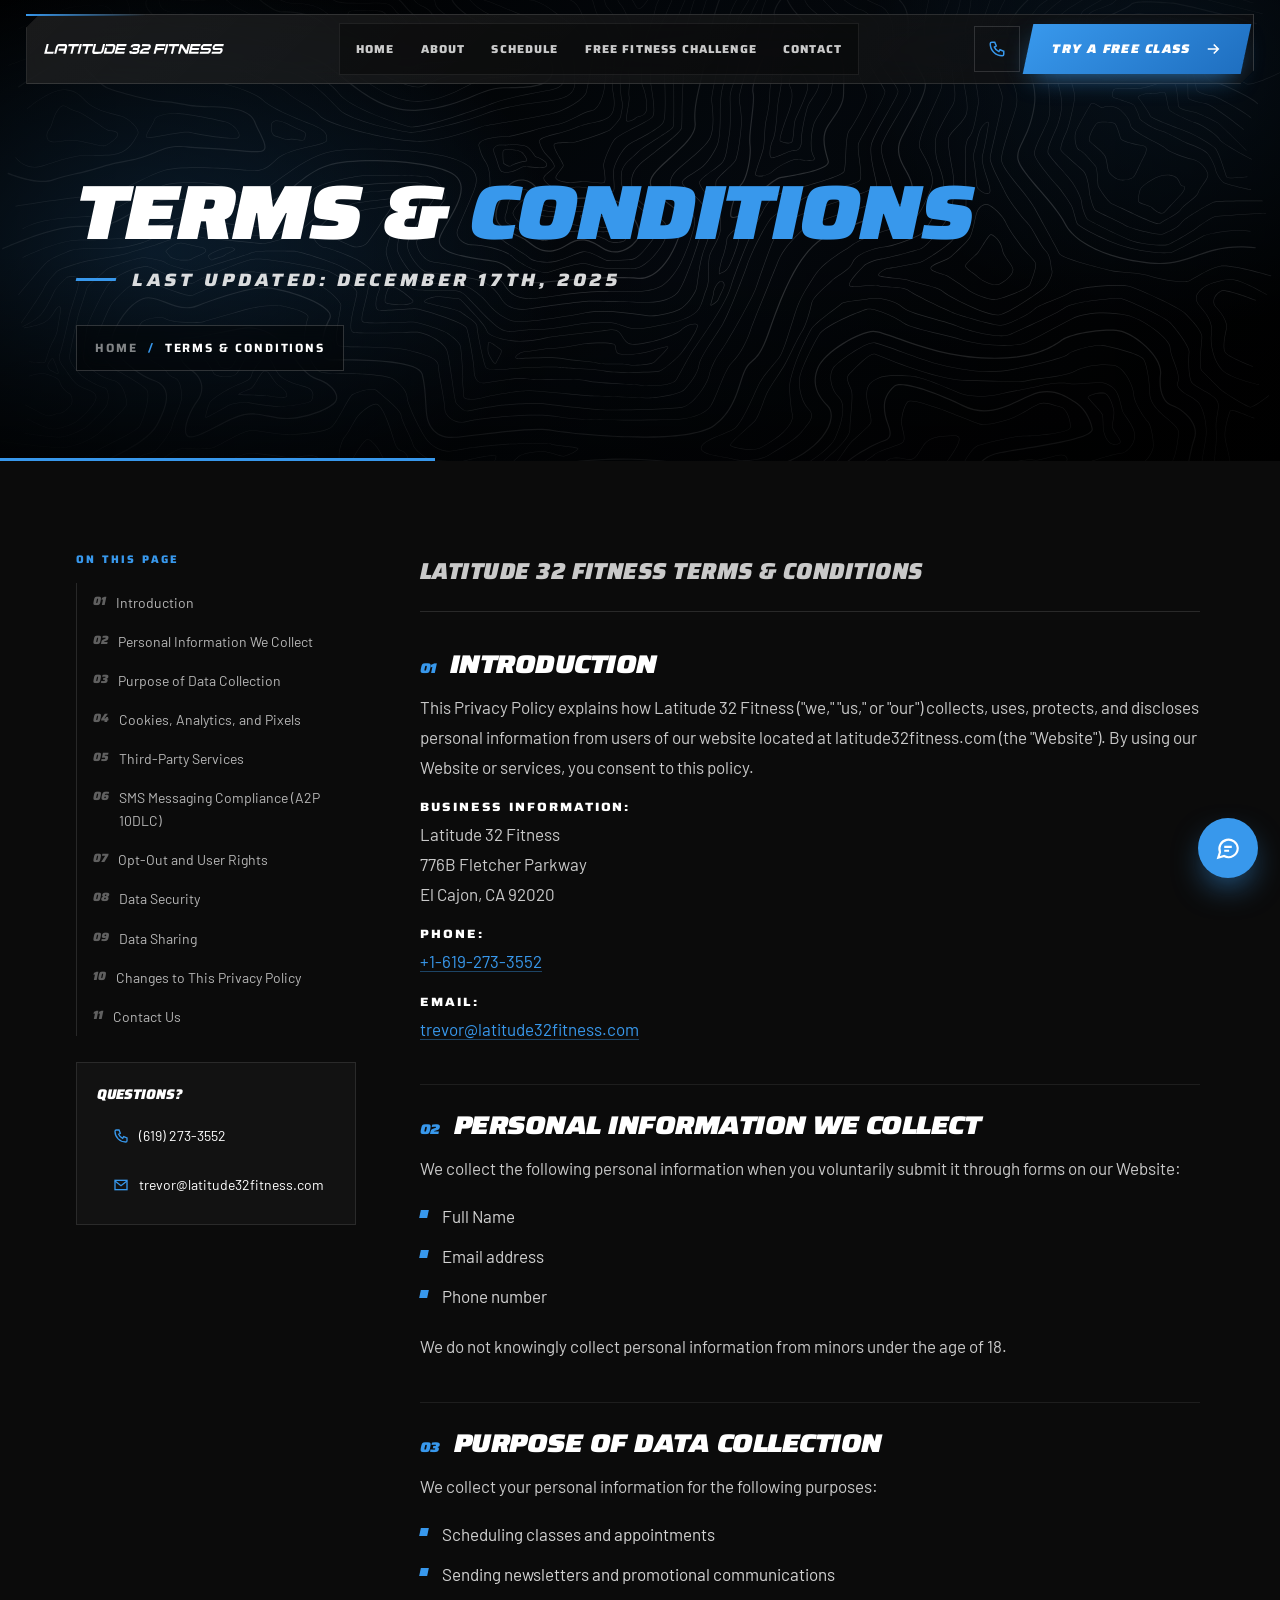
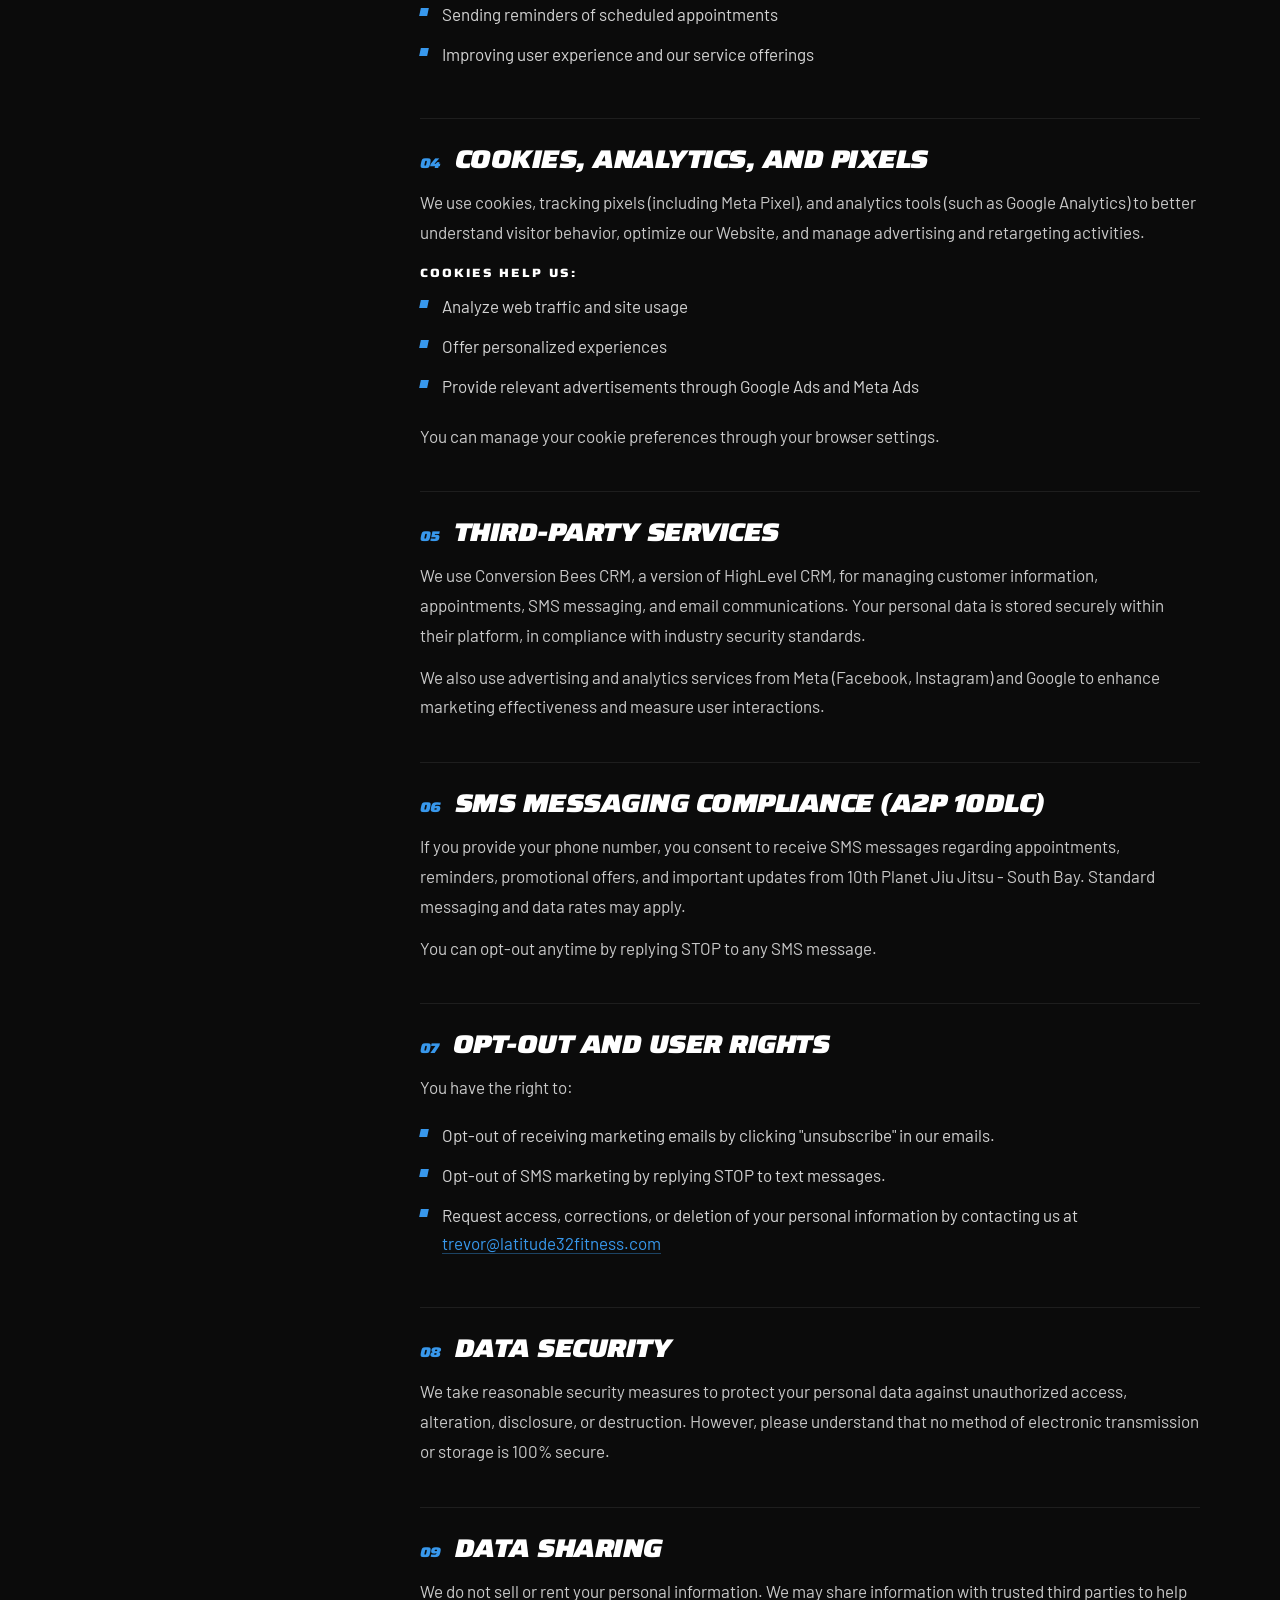
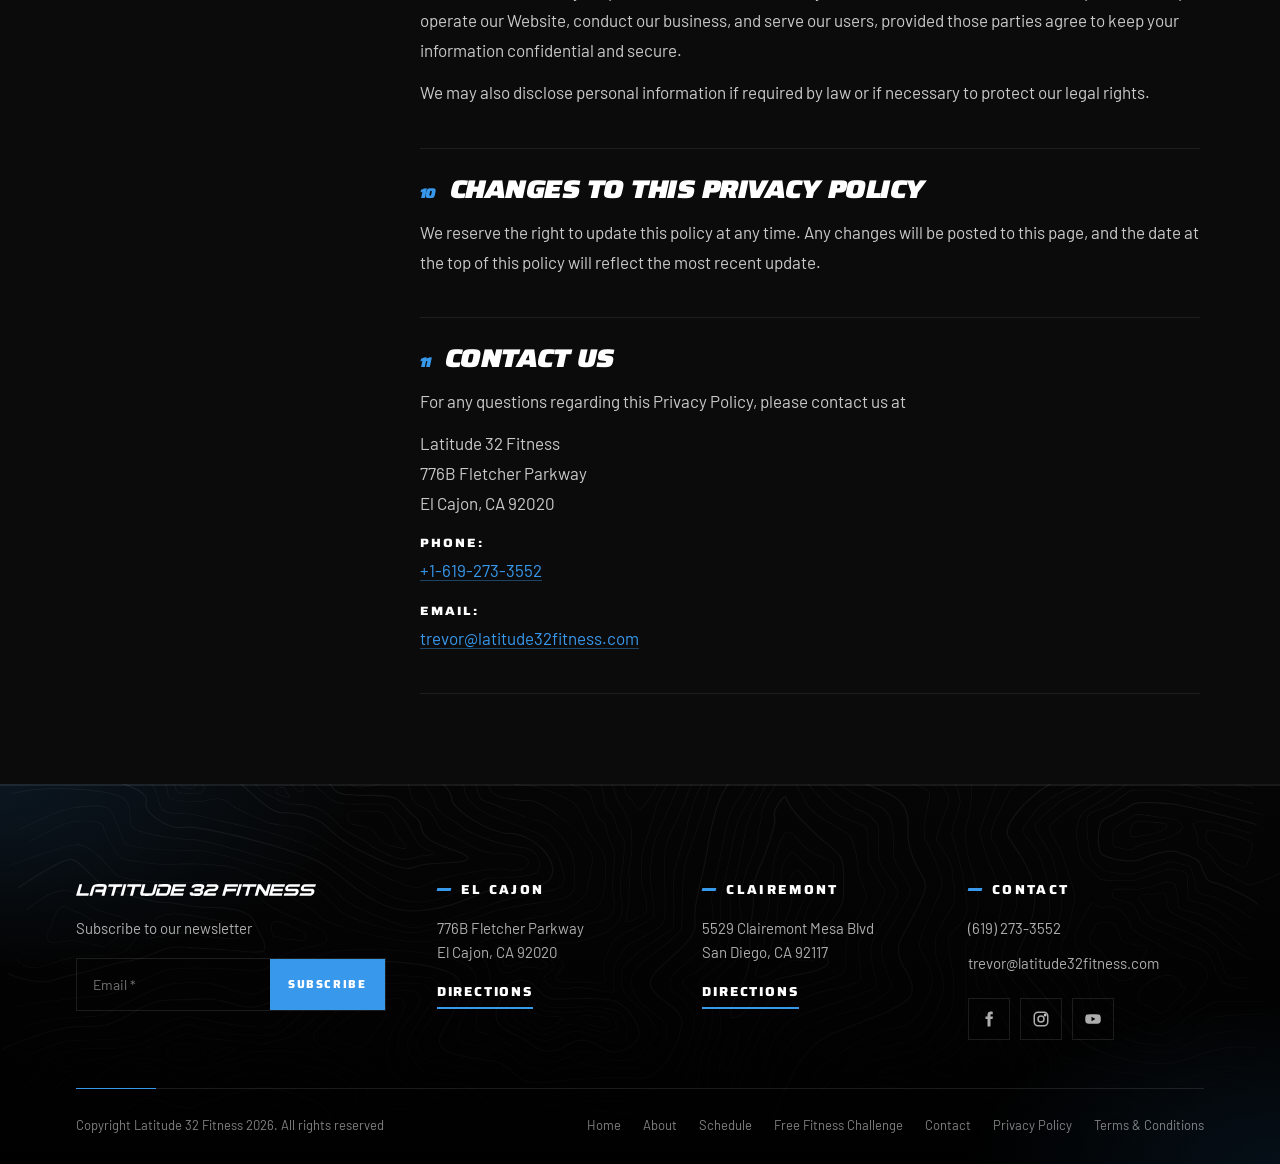
<file: terms-conditions.html>
<!DOCTYPE html>
<html lang="en">
<head>
<meta charset="utf-8">
<meta name="viewport" content="width=device-width, initial-scale=1">
<title>Terms &amp; Conditions | Latitude 32 Fitness</title>
<meta name="description" content="Latitude 32 Fitness terms and conditions for use of latitude32fitness.com.">
<link rel="canonical" href="https://latitude32fitness.com/terms-conditions.html">
<meta name="robots" content="index,follow">
<meta name="theme-color" content="#000000">
<meta name="geo.region" content="US-CA">
<meta name="geo.placename" content="El Cajon; San Diego">
<meta property="og:type" content="website">
<meta property="og:site_name" content="Latitude 32 Fitness">
<meta property="og:title" content="Terms &amp; Conditions | Latitude 32 Fitness">
<meta property="og:description" content="Latitude 32 Fitness terms and conditions for use of latitude32fitness.com.">
<meta property="og:url" content="https://latitude32fitness.com/terms-conditions.html">
<meta property="og:image" content="https://latitude32fitness.com/Images/group-functional-fitness-workout.webp">
<meta name="twitter:card" content="summary_large_image">
<link rel="icon" href="Images/logo/latitude32-logo.svg" type="image/svg+xml">
<link rel="preconnect" href="https://fonts.googleapis.com">
<link rel="preconnect" href="https://fonts.gstatic.com" crossorigin>
<link href="https://fonts.googleapis.com/css2?family=Saira:ital,wdth,wght@0,50..125,400..900;1,50..125,500..900&family=Barlow:ital,wght@0,400;0,500;0,600;1,400;1,500&display=swap" rel="stylesheet">
<link rel="stylesheet" href="css/style.css">
<link rel="stylesheet" href="css/pages.css">
<script type="application/ld+json">{"@context":"https://schema.org","@graph":[{"@type":"Organization","@id":"https://latitude32fitness.com/#org","name":"Latitude 32 Fitness","url":"https://latitude32fitness.com/","logo":"https://latitude32fitness.com/Images/logo/latitude32-logo.svg","email":"trevor@latitude32fitness.com","telephone":"+16192733552","sameAs":["https://www.facebook.com/Latitude32Fitness","https://www.instagram.com/latitude32fitness/","https://www.youtube.com/@latitude32fitness91"],"subOrganization":[{"@id":"https://latitude32fitness.com/#el-cajon"},{"@id":"https://latitude32fitness.com/#clairemont"}]},{"@type":"ExerciseGym","@id":"https://latitude32fitness.com/#el-cajon","name":"Latitude 32 Fitness El Cajon","parentOrganization":{"@id":"https://latitude32fitness.com/#org"},"url":"https://latitude32fitness.com/","telephone":"+16192733552","email":"trevor@latitude32fitness.com","image":"https://latitude32fitness.com/Images/group-functional-fitness-workout.webp","priceRange":"$$","address":{"@type":"PostalAddress","streetAddress":"776B Fletcher Parkway","addressLocality":"El Cajon","addressRegion":"CA","postalCode":"92020","addressCountry":"US"},"hasMap":"https://www.google.com/maps/search/?api=1&query=Google&query_place_id=ChIJ0yPLNTBY2YARRVoY9W2tCxM","areaServed":["El Cajon","La Mesa","Santee","San Diego County"],"openingHoursSpecification":[{"@type":"OpeningHoursSpecification","dayOfWeek":["Monday","Tuesday","Wednesday","Thursday"],"opens":"05:00","closes":"20:00"},{"@type":"OpeningHoursSpecification","dayOfWeek":"Friday","opens":"05:00","closes":"10:15"},{"@type":"OpeningHoursSpecification","dayOfWeek":"Saturday","opens":"07:00","closes":"10:00"}]},{"@type":"ExerciseGym","@id":"https://latitude32fitness.com/#clairemont","name":"Latitude 32 Fitness Clairemont","parentOrganization":{"@id":"https://latitude32fitness.com/#org"},"url":"https://latitude32fitness.com/","telephone":"+16192733552","email":"trevor@latitude32fitness.com","image":"https://latitude32fitness.com/Images/group-mobility-floor-exercise.webp","priceRange":"$$","address":{"@type":"PostalAddress","streetAddress":"5529 Clairemont Mesa Blvd","addressLocality":"San Diego","addressRegion":"CA","postalCode":"92117","addressCountry":"US"},"hasMap":"https://www.google.com/maps/search/?api=1&query=Google&query_place_id=ChIJRw4PooD_24ARjlZ4S6aWCZc","areaServed":["Clairemont","San Diego"],"openingHoursSpecification":[{"@type":"OpeningHoursSpecification","dayOfWeek":["Monday","Tuesday","Wednesday","Thursday"],"opens":"06:00","closes":"19:00"},{"@type":"OpeningHoursSpecification","dayOfWeek":"Friday","opens":"06:00","closes":"09:00"},{"@type":"OpeningHoursSpecification","dayOfWeek":"Saturday","opens":"08:00","closes":"09:00"}]}]}</script>
<script type="application/ld+json">{"@context":"https://schema.org","@type":"BreadcrumbList","itemListElement":[{"@type":"ListItem","position":1,"name":"Home","item":"https://latitude32fitness.com/"},{"@type":"ListItem","position":2,"name":"Terms &amp; Conditions","item":"https://latitude32fitness.com/terms-conditions.html"}]}</script>
<link rel="stylesheet" href="css/perf.css">
<link rel="stylesheet" href="css/minimal.css">
</head>
<body class="inner legal">
<a class="skip" href="#main">Skip to content</a>
<header class="header">
  <div class="nav">
    <a class="logo" href="index.html" aria-label="Latitude 32 Fitness home"><img src="Images/logo/latitude32-logo.svg" alt="Latitude 32 Fitness" width="300" height="16"></a>
    <div class="nav-main" id="menu">
      <nav aria-label="Main"><ul class="nav-links"><li><a href="index.html"><span class="mt">Home</span><span class="ma" aria-hidden="true">→</span></a></li><li><a href="about.html"><span class="mt">About</span><span class="ma" aria-hidden="true">→</span></a></li><li><a href="schedule.html"><span class="mt">Schedule</span><span class="ma" aria-hidden="true">→</span></a></li><li><a href="free-fitness-challenge.html"><span class="mt">Free Fitness Challenge</span><span class="ma" aria-hidden="true">→</span></a></li><li><a href="contact.html"><span class="mt">Contact</span><span class="ma" aria-hidden="true">→</span></a></li><li class="m-extra"><a class="btn btn--xl m-cta" href="contact.html#contact-form">Try a Free Class<span class="arr">→</span></a>
<div class="m-locs"><a href="https://www.google.com/maps/search/?api=1&query=Google&query_place_id=ChIJ0yPLNTBY2YARRVoY9W2tCxM" target="_blank" rel="noopener"><svg viewBox="0 0 24 24" fill="none" stroke="currentColor" stroke-width="2"><path d="M12 21s-7-6.2-7-12a7 7 0 0114 0c0 5.8-7 12-7 12z"/><circle cx="12" cy="9" r="2.5"/></svg><span><b>El Cajon</b>776B Fletcher Parkway</span></a><a href="https://www.google.com/maps/search/?api=1&query=Google&query_place_id=ChIJRw4PooD_24ARjlZ4S6aWCZc" target="_blank" rel="noopener"><svg viewBox="0 0 24 24" fill="none" stroke="currentColor" stroke-width="2"><path d="M12 21s-7-6.2-7-12a7 7 0 0114 0c0 5.8-7 12-7 12z"/><circle cx="12" cy="9" r="2.5"/></svg><span><b>Clairemont</b>5529 Clairemont Mesa Blvd</span></a></div>
<div class="m-foot"><a href="tel:+16192733552"><svg viewBox="0 0 24 24" fill="none" stroke="currentColor" stroke-width="2"><path d="M5 3h4l2 5-2.5 1.5a11 11 0 006 6L16 13l5 2v4a2 2 0 01-2 2A16 16 0 013 5a2 2 0 012-2"/></svg>(619) 273-3552</a><div class="socials"><a href="https://www.facebook.com/Latitude32Fitness" target="_blank" rel="noopener" aria-label="Facebook"><svg viewBox="0 0 24 24" fill="currentColor"><path d="M14 8.5V6.8c0-.8.2-1.3 1.4-1.3H17V2.3C16.7 2.2 15.6 2 14.4 2 11.8 2 10 3.6 10 6.5v2H7.3v3.6H10V22h4v-9.9h2.8l.4-3.6H14z"/></svg></a><a href="https://www.instagram.com/latitude32fitness/" target="_blank" rel="noopener" aria-label="Instagram"><svg viewBox="0 0 24 24" fill="none" stroke="currentColor" stroke-width="2"><rect x="3" y="3" width="18" height="18" rx="5"/><circle cx="12" cy="12" r="4"/><circle cx="17.5" cy="6.5" r="1" fill="currentColor"/></svg></a><a href="https://www.youtube.com/@latitude32fitness91" target="_blank" rel="noopener" aria-label="YouTube"><svg viewBox="0 0 24 24" fill="currentColor"><path d="M22 8.2a3 3 0 00-2.1-2.1C18 5.6 12 5.6 12 5.6s-6 0-7.9.5A3 3 0 002 8.2 31 31 0 001.6 12 31 31 0 002 15.8a3 3 0 002.1 2.1c1.9.5 7.9.5 7.9.5s6 0 7.9-.5a3 3 0 002.1-2.1c.3-1.2.4-2.5.4-3.8s-.1-2.6-.4-3.8zM10 15.1V8.9l5.2 3.1z"/></svg></a></div></div></li></ul></nav>
    </div>
    <div class="nav-right">
      <a class="nav-phone" href="tel:+16192733552" aria-label="Call (619) 273-3552"><svg viewBox="0 0 24 24" fill="none" stroke="currentColor" stroke-width="2"><path d="M5 3h4l2 5-2.5 1.5a11 11 0 006 6L16 13l5 2v4a2 2 0 01-2 2A16 16 0 013 5a2 2 0 012-2"/></svg><span><small>Call us</small>(619) 273-3552</span></a>
      <a class="nav-mcall" href="tel:+16192733552" aria-label="Call (619) 273-3552"><svg viewBox="0 0 24 24" fill="none" stroke="currentColor" stroke-width="2"><path d="M5 3h4l2 5-2.5 1.5a11 11 0 006 6L16 13l5 2v4a2 2 0 01-2 2A16 16 0 013 5a2 2 0 012-2"/></svg></a>
      <a class="nav-cta" href="contact.html#contact-form">Try a Free Class <svg viewBox="0 0 24 24" fill="none" stroke="currentColor" stroke-width="2.2"><path d="M5 12h14M13 6l6 6-6 6"/></svg></a>
      <button class="burger" aria-label="Open menu" aria-expanded="false" aria-controls="menu"><span></span><span></span><span></span></button>
    </div>
  </div>
</header>
<main id="main">
<section class="subhead subhead--lines" aria-labelledby="lg-h">
  <div class="lines" aria-hidden="true"></div>
  <div class="wrap"><div><h1 id="lg-h">Terms &amp; <span>Conditions</span></h1><p class="tagl">Last updated: December 17th, 2025</p></div>
  <ol class="crumbs2"><li><a href="index.html">Home</a></li><li aria-current="page">Terms &amp; Conditions</li></ol></div>
  <span class="bar" aria-hidden="true"></span>
</section>
<section class="lg">
  <div class="wrap lg-grid">
    <aside class="lg-toc"><span class="k">On this page</span><ol><li><a href="#introduction"><span>01</span>Introduction</a></li><li><a href="#personal-information-we-collect"><span>02</span>Personal Information We Collect</a></li><li><a href="#purpose-of-data-collection"><span>03</span>Purpose of Data Collection</a></li><li><a href="#cookies-analytics-and-pixels"><span>04</span>Cookies, Analytics, and Pixels</a></li><li><a href="#third-party-services"><span>05</span>Third-Party Services</a></li><li><a href="#sms-messaging-compliance-a2p-10dlc"><span>06</span>SMS Messaging Compliance (A2P 10DLC)</a></li><li><a href="#opt-out-and-user-rights"><span>07</span>Opt-Out and User Rights</a></li><li><a href="#data-security"><span>08</span>Data Security</a></li><li><a href="#data-sharing"><span>09</span>Data Sharing</a></li><li><a href="#changes-to-this-privacy-policy"><span>10</span>Changes to This Privacy Policy</a></li><li><a href="#contact-us"><span>11</span>Contact Us</a></li></ol>
      <div class="lg-help"><b>Questions?</b><a href="tel:+16192733552"><svg viewBox="0 0 24 24" fill="none" stroke="currentColor" stroke-width="2"><path d="M5 3h4l2 5-2.5 1.5a11 11 0 006 6L16 13l5 2v4a2 2 0 01-2 2A16 16 0 013 5a2 2 0 012-2"/></svg>(619) 273-3552</a><a href="mailto:trevor@latitude32fitness.com"><svg viewBox="0 0 24 24" fill="none" stroke="currentColor" stroke-width="2"><rect x="3" y="5" width="18" height="14"/><path d="M3 6l9 7 9-7"/></svg>trevor@latitude32fitness.com</a></div></aside>
    <article class="lg-doc"><p class="lg-title">LATITUDE 32 FITNESS TERMS &amp; CONDITIONS</p><section class="lg-sec" id="introduction"><h2><span>01</span>Introduction</h2><p>This Privacy Policy explains how Latitude 32 Fitness ("we," "us," or "our") collects, uses, protects, and discloses personal information from users of our website located at latitude32fitness.com (the "Website"). By using our Website or services, you consent to this policy.</p><h3 class="lg-sub">Business Information:</h3><p>Latitude 32 Fitness<br>776B Fletcher Parkway<br>El Cajon, CA 92020</p><h3 class="lg-sub">Phone:</h3><p><a href="tel:+16192733552">+1-619-273-3552</a></p><h3 class="lg-sub">Email:</h3><p><a href="mailto:trevor@latitude32fitness.com">trevor@latitude32fitness.com</a></p></section><section class="lg-sec" id="personal-information-we-collect"><h2><span>02</span>Personal Information We Collect</h2><p>We collect the following personal information when you voluntarily submit it through forms on our Website:</p><ul><li>Full Name</li><li>Email address</li><li>Phone number</li></ul><p>We do not knowingly collect personal information from minors under the age of 18.</p></section><section class="lg-sec" id="purpose-of-data-collection"><h2><span>03</span>Purpose of Data Collection</h2><p>We collect your personal information for the following purposes:</p><ul><li>Scheduling classes and appointments</li><li>Sending newsletters and promotional communications</li><li>Sending reminders of scheduled appointments</li><li>Improving user experience and our service offerings</li></ul></section><section class="lg-sec" id="cookies-analytics-and-pixels"><h2><span>04</span>Cookies, Analytics, and Pixels</h2><p>We use cookies, tracking pixels (including Meta Pixel), and analytics tools (such as Google Analytics) to better understand visitor behavior, optimize our Website, and manage advertising and retargeting activities.</p><h3 class="lg-sub">Cookies help us:</h3><ul><li>Analyze web traffic and site usage</li><li>Offer personalized experiences</li><li>Provide relevant advertisements through Google Ads and Meta Ads</li></ul><p>You can manage your cookie preferences through your browser settings.</p></section><section class="lg-sec" id="third-party-services"><h2><span>05</span>Third-Party Services</h2><p>We use Conversion Bees CRM, a version of HighLevel CRM, for managing customer information, appointments, SMS messaging, and email communications. Your personal data is stored securely within their platform, in compliance with industry security standards.</p><p>We also use advertising and analytics services from Meta (Facebook, Instagram) and Google to enhance marketing effectiveness and measure user interactions.</p></section><section class="lg-sec" id="sms-messaging-compliance-a2p-10dlc"><h2><span>06</span>SMS Messaging Compliance (A2P 10DLC)</h2><p>If you provide your phone number, you consent to receive SMS messages regarding appointments, reminders, promotional offers, and important updates from 10th Planet Jiu Jitsu - South Bay. Standard messaging and data rates may apply.</p><p>You can opt-out anytime by replying STOP to any SMS message.</p></section><section class="lg-sec" id="opt-out-and-user-rights"><h2><span>07</span>Opt-Out and User Rights</h2><p>You have the right to:</p><ul><li>Opt-out of receiving marketing emails by clicking "unsubscribe" in our emails.</li><li>Opt-out of SMS marketing by replying STOP to text messages.</li><li>Request access, corrections, or deletion of your personal information by contacting us at <a href="mailto:trevor@latitude32fitness.com">trevor@latitude32fitness.com</a></li></ul></section><section class="lg-sec" id="data-security"><h2><span>08</span>Data Security</h2><p>We take reasonable security measures to protect your personal data against unauthorized access, alteration, disclosure, or destruction. However, please understand that no method of electronic transmission or storage is 100% secure.</p></section><section class="lg-sec" id="data-sharing"><h2><span>09</span>Data Sharing</h2><p>We do not sell or rent your personal information. We may share information with trusted third parties to help operate our Website, conduct our business, and serve our users, provided those parties agree to keep your information confidential and secure.</p><p>We may also disclose personal information if required by law or if necessary to protect our legal rights.</p></section><section class="lg-sec" id="changes-to-this-privacy-policy"><h2><span>10</span>Changes to This Privacy Policy</h2><p>We reserve the right to update this policy at any time. Any changes will be posted to this page, and the date at the top of this policy will reflect the most recent update.</p></section><section class="lg-sec" id="contact-us"><h2><span>11</span>Contact Us</h2><p>For any questions regarding this Privacy Policy, please contact us at</p><p>Latitude 32 Fitness<br>776B Fletcher Parkway<br>El Cajon, CA 92020</p><h3 class="lg-sub">Phone:</h3><p><a href="tel:+16192733552">+1-619-273-3552</a></p><h3 class="lg-sub">Email:</h3><p><a href="mailto:trevor@latitude32fitness.com">trevor@latitude32fitness.com</a></p></section></article>
  </div>
</section>
</main>
<footer class="footer">
  <span class="ft-line" aria-hidden="true"></span><span class="ft-slash" aria-hidden="true"></span>
  <div class="wrap">
    <div class="foot-grid">
      <div class="foot-brand">
        <a class="logo" href="index.html" aria-label="Latitude 32 Fitness home"><img src="Images/logo/latitude32-logo.svg" alt="Latitude 32 Fitness" width="210" height="26" loading="lazy"></a>
        <p>Subscribe to our newsletter</p>
        <form class="news" novalidate><label class="skip" for="nl">Email</label><input id="nl" type="email" placeholder="Email *" required><button type="submit">Subscribe</button></form>
        <div class="news-msg" aria-live="polite"></div>
      </div>
      <div>
        <h4>El Cajon</h4>
        <address>776B Fletcher Parkway<br>El Cajon, CA 92020</address>
        <p style="margin-top:14px"><a class="tlink" style="color:#fff" href="https://www.google.com/maps/search/?api=1&query=Google&query_place_id=ChIJ0yPLNTBY2YARRVoY9W2tCxM" target="_blank" rel="noopener">Directions</a></p>
      </div>
      <div>
        <h4>Clairemont</h4>
        <address>5529 Clairemont Mesa Blvd<br>San Diego, CA 92117</address>
        <p style="margin-top:14px"><a class="tlink" style="color:#fff" href="https://www.google.com/maps/search/?api=1&query=Google&query_place_id=ChIJRw4PooD_24ARjlZ4S6aWCZc" target="_blank" rel="noopener">Directions</a></p>
      </div>
      <div>
        <h4>Contact</h4>
        <ul>
          <li><a href="tel:+16192733552">(619) 273-3552</a></li>
          <li><a href="mailto:trevor@latitude32fitness.com">trevor@latitude32fitness.com</a></li>
        </ul>
        <div class="socials" style="margin-top:22px">
          <a href="https://www.facebook.com/Latitude32Fitness" target="_blank" rel="noopener" aria-label="Facebook"><svg viewBox="0 0 24 24" fill="currentColor"><path d="M14 8.5V6.8c0-.8.2-1.3 1.4-1.3H17V2.3C16.7 2.2 15.6 2 14.4 2 11.8 2 10 3.6 10 6.5v2H7.3v3.6H10V22h4v-9.9h2.8l.4-3.6H14z"/></svg></a>
          <a href="https://www.instagram.com/latitude32fitness/" target="_blank" rel="noopener" aria-label="Instagram"><svg viewBox="0 0 24 24" fill="none" stroke="currentColor" stroke-width="2"><rect x="3" y="3" width="18" height="18" rx="5"/><circle cx="12" cy="12" r="4"/><circle cx="17.5" cy="6.5" r="1" fill="currentColor"/></svg></a>
          <a href="https://www.youtube.com/@latitude32fitness91" target="_blank" rel="noopener" aria-label="YouTube"><svg viewBox="0 0 24 24" fill="currentColor"><path d="M22 8.2a3 3 0 00-2.1-2.1C18 5.6 12 5.6 12 5.6s-6 0-7.9.5A3 3 0 002 8.2 31 31 0 001.6 12 31 31 0 002 15.8a3 3 0 002.1 2.1c1.9.5 7.9.5 7.9.5s6 0 7.9-.5a3 3 0 002.1-2.1c.3-1.2.4-2.5.4-3.8s-.1-2.6-.4-3.8zM10 15.1V8.9l5.2 3.1z"/></svg></a>
        </div>
      </div>
    </div>
    <div class="foot-bottom">
      <span>Copyright Latitude 32 Fitness <span data-year>2026</span>. All rights reserved</span>
      <nav aria-label="Footer">
        <a href="index.html">Home</a><a href="about.html">About</a><a href="schedule.html">Schedule</a><a href="free-fitness-challenge.html">Free Fitness Challenge</a><a href="contact.html">Contact</a>
        <a href="privacy-policy.html">Privacy Policy</a>
        <a href="terms-conditions.html">Terms &amp; Conditions</a>
      </nav>
    </div>
  </div>
</footer>
<div class="bmodal" id="book-modal" role="dialog" aria-modal="true" aria-labelledby="bm-h" hidden>
  <div class="bm-back" data-close><span class="s1"></span><span class="s2"></span><span class="wm"></span><span class="brk a"></span><span class="brk b"></span></div>
  <div class="bm-box form-card" role="document">
    <button class="bm-x" type="button" data-close aria-label="Close">×</button>
    <div class="bm-top"><span class="bm-tag"><i></i>Latitude 32 Fitness</span><h3 id="bm-h">Book a Free <span>Class</span></h3><p>(Only 30 spots per location —don't wait.)</p></div>
    <form data-lead data-redirect="booking.html" novalidate>
      <div class="hp" aria-hidden="true"><label for="bm-web">Website</label><input id="bm-web" name="website" type="text" tabindex="-1" autocomplete="off"></div><input type="hidden" name="_ts" value="">
      <div class="row2">
        <div class="field"><label for="bm-fn">First Name *</label><input id="bm-fn" name="first_name" autocomplete="given-name" placeholder="First Name" required><span class="msg" aria-live="polite"></span></div>
        <div class="field"><label for="bm-ln">Last Name</label><input id="bm-ln" name="last_name" autocomplete="family-name" placeholder="Last Name"></div>
      </div>
      <div class="field"><label for="bm-ph">Phone *</label><input id="bm-ph" name="phone" type="tel" autocomplete="tel" placeholder="Phone" required><span class="msg" aria-live="polite"></span></div>
      <div class="field bm-em"><label for="bm-em">Email *</label><span class="ico"><svg viewBox="0 0 24 24" fill="none" stroke="currentColor" stroke-width="2"><rect x="3" y="5" width="18" height="14"/><path d="M3 6l9 7 9-7"/></svg></span><input id="bm-em" name="email" type="email" autocomplete="email" placeholder="Email" required><span class="msg" aria-live="polite"></span></div>
      <fieldset class="bm-loc bm-prog"><legend>Choose Your Program</legend>
        <label><input type="radio" name="program" value="challenge" checked><span><b>Free 30-Day Fitness Challenge</b><small>Only 30 spots per location</small></span></label>
        <label><input type="radio" name="program" value="class"><span><b>Free Class</b><small>Try a class first</small></span></label>
      </fieldset>
      <fieldset class="bm-loc"><legend>Choose Your Location</legend>
        <label><input type="radio" name="location" value="el-cajon" checked><span><b>El Cajon</b><small>776B Fletcher Parkway</small></span></label>
        <label><input type="radio" name="location" value="san-diego"><span><b>San Diego</b><small>5529 Clairemont Mesa Blvd</small></span></label>
      </fieldset>
      <button class="btn btn--xl bm-sub" type="submit">Continue to Class Booking<span class="arr">→</span></button>
      <p class="bm-note">Step 1 of 2 — next you'll pick your class time.</p>
    </form>
    <div class="form-ok" role="status"><svg viewBox="0 0 24 24" fill="none" stroke="currentColor" stroke-width="2"><circle cx="12" cy="12" r="10"/><path d="M7.5 12.5l3 3 6-6.5"/></svg><h3>Thank you!</h3><p>Our team will personally get in touch with you shortly.</p></div>
  </div>
</div>
<a class="fab" href="contact.html" aria-label="Contact Latitude 32 Fitness"><svg viewBox="0 0 24 24" fill="none" stroke="#fff" stroke-width="2"><path d="M21 12a8.5 8.5 0 01-12.6 7.4L3 21l1.6-5.2A8.5 8.5 0 1121 12z"/><path d="M8.5 11h7M8.5 14.5h4.5"/></svg></a>
<script src="js/main.js" defer></script>
</body>
</html>
</file>
<file: css/style.css>
/* ==========================================================
   Latitude 32 Fitness — Design System
   Palette: #000 · #1d1d1d · #262626 · #3898ec
   ========================================================== */
:root{
  --black:#000000;
  --ink:#1d1d1d;
  --char:#262626;
  --blue:#3898ec;
  --blue-deep:#1f7fd6;
  --paper:#f4f4f2;
  --paper-2:#eaeae6;
  --white:#ffffff;
  --muted-d:rgba(255,255,255,.66);
  --muted-l:#5b5b5b;
  --line-d:rgba(255,255,255,.1);
  --line-l:rgba(0,0,0,.1);
  --f-display:"Saira",system-ui,sans-serif;
  --f-body:"Barlow",system-ui,sans-serif;
  --skew:-12deg;
  --max:1240px;
  --pad:clamp(20px,5vw,56px);
  --sec:clamp(80px,11vw,150px);
  --ease:cubic-bezier(.2,.7,.2,1);
}
*,*::before,*::after{box-sizing:border-box}
html{scroll-behavior:smooth;-webkit-text-size-adjust:100%}
body{margin:0;background:var(--black);color:var(--white);font-family:var(--f-body);font-size:17px;line-height:1.65;-webkit-font-smoothing:antialiased;overflow-x:hidden}
img,video,iframe{display:block;max-width:100%}
a{color:inherit;text-decoration:none}
button{font:inherit;cursor:pointer}
:focus-visible{outline:2px solid var(--blue);outline-offset:3px}
.skip{position:absolute;left:-999px;top:0;background:var(--blue);color:#fff;padding:10px 16px;z-index:999}
.skip:focus{left:10px;top:10px}
.wrap{width:100%;max-width:var(--max);margin:0 auto;padding:0 var(--pad)}

/* ---------- Type ---------- */
h1,h2,h3,h4{font-family:var(--f-display);font-weight:900;font-stretch:125%;text-transform:uppercase;line-height:.98;letter-spacing:-.01em;margin:0 0 .5em}
h1{font-size:clamp(38px,6.4vw,92px)}
h2{font-size:clamp(32px,4.8vw,64px)}
h3{font-size:clamp(18px,1.7vw,22px);letter-spacing:.01em;line-height:1.15}
p{margin:0 0 1.1em}
.lead{font-size:clamp(18px,1.6vw,21px);line-height:1.55}
.it{font-style:italic}
.blue{color:var(--blue)}
.eyebrow{display:inline-flex;align-items:center;gap:12px;font-family:var(--f-display);font-weight:700;font-stretch:112%;font-size:12.5px;letter-spacing:.24em;text-transform:uppercase;color:var(--blue);margin-bottom:22px}
.eyebrow::before{content:"";width:34px;height:3px;background:var(--blue);transform:skewX(var(--skew))}
.eyebrow .coord{color:inherit;opacity:.55;letter-spacing:.14em}
.slant{display:inline-block;transform:skewX(var(--skew))}

/* ---------- Buttons ---------- */
.btn{position:relative;display:inline-flex;flex-direction:column;align-items:center;justify-content:center;gap:2px;padding:17px 34px;font-family:var(--f-display);font-weight:800;font-stretch:115%;font-size:14px;letter-spacing:.14em;text-transform:uppercase;color:#fff;isolation:isolate;transition:color .3s var(--ease),transform .3s var(--ease)}
.btn::before{content:"";position:absolute;inset:0;background:var(--blue);transform:skewX(var(--skew));z-index:-1;transition:background .3s var(--ease),box-shadow .3s var(--ease)}
.btn:hover{transform:translateY(-2px)}
.btn:hover::before{background:var(--blue-deep);box-shadow:0 14px 34px -12px rgba(56,152,236,.7)}
.btn small{font-family:var(--f-body);font-weight:500;font-stretch:100%;font-size:12px;letter-spacing:.04em;text-transform:none;opacity:.85}
.btn--ghost::before{background:transparent;border:2px solid var(--blue)}
.btn--ghost:hover::before{background:var(--blue)}
.btn--dark::before{background:var(--black)}
.btn--dark:hover::before{background:var(--ink);box-shadow:0 14px 34px -12px rgba(0,0,0,.5)}
.btn-row{display:flex;flex-wrap:wrap;gap:18px;align-items:center}

/* ---------- Header / Nav v4 — full-width, no-wrap ---------- */
.header{position:fixed;inset:0 0 auto;z-index:100;background:#000;border-bottom:1px solid rgba(255,255,255,.1)}
.header::after{content:"";position:absolute;left:0;bottom:-1px;height:2px;width:100%;background:linear-gradient(90deg,var(--blue) 0,var(--blue) 30%,transparent 30%)}
.nav{display:flex;align-items:stretch;height:88px;padding-left:clamp(20px,3vw,48px);transition:height .35s var(--ease)}
.scrolled .nav{height:72px}
.logo{display:flex;align-items:center;flex:0 0 auto;padding-right:clamp(24px,3vw,56px)}
.logo img{width:clamp(220px,17vw,300px);height:auto;display:block}
.logo .wordmark{font-family:var(--f-display);font-weight:900;font-stretch:125%;font-style:italic;font-size:20px;letter-spacing:.08em;text-transform:uppercase;white-space:nowrap}
.logo .wordmark b{color:var(--blue)}
.nav-main{flex:1;display:flex;align-items:stretch;justify-content:center}
.nav-main nav{display:flex}
.nav-links{display:flex;align-items:stretch;list-style:none;margin:0;padding:0}
.nav-links li{display:flex}
.nav-links a{position:relative;display:flex;align-items:center;gap:9px;padding:0 clamp(12px,1.3vw,22px);font-family:var(--f-display);font-weight:800;font-stretch:106%;font-size:13.5px;letter-spacing:.1em;text-transform:uppercase;color:#fff;white-space:nowrap;transition:color .25s,background .25s}
.nav-links a::before{content:"";width:7px;height:7px;background:var(--blue);transform:skewX(var(--skew)) scale(0);transition:transform .3s var(--ease)}
.nav-links a:hover{background:#111;color:#fff}
.nav-links a:hover::before,.nav-links a[aria-current="page"]::before{transform:skewX(var(--skew)) scale(1)}
.nav-links a[aria-current="page"]{color:var(--blue)}
.nav-links a::after{content:"";position:absolute;left:0;right:0;bottom:0;height:3px;background:var(--blue);transform:scaleX(0);transition:transform .3s var(--ease)}
.nav-links a:hover::after{transform:scaleX(1)}
.nav-right{display:flex;align-items:stretch;flex:0 0 auto}
.nav-phone{display:flex;align-items:center;gap:12px;padding:0 clamp(16px,2vw,32px);border-left:1px solid rgba(255,255,255,.12);font-family:var(--f-display);font-weight:800;font-size:14px;letter-spacing:.03em;color:#fff;white-space:nowrap;transition:background .25s}
.nav-phone svg{width:18px;height:18px;color:var(--blue)}
.nav-phone small{display:block;font-family:var(--f-body);font-weight:500;font-size:11px;letter-spacing:.14em;text-transform:uppercase;color:rgba(255,255,255,.5)}
.nav-phone:hover{background:#111}
.nav-cta{display:flex;align-items:center;gap:14px;padding:0 clamp(22px,2.4vw,40px);background:var(--blue);color:#fff;font-family:var(--f-display);font-weight:900;font-style:italic;font-stretch:112%;font-size:14px;letter-spacing:.1em;text-transform:uppercase;white-space:nowrap;transition:background .25s}
.nav-cta svg{width:18px;height:18px;transition:transform .3s var(--ease)}
.nav-cta:hover{background:var(--blue-deep)}
.nav-cta:hover svg{transform:translateX(5px)}
.m-extra{display:none!important}
.burger{display:none;align-self:center;width:48px;height:48px;margin:0 clamp(16px,3vw,32px) 0 12px;background:none;border:1px solid rgba(255,255,255,.3);position:relative;z-index:120;color:#fff}
.burger span{position:absolute;left:12px;right:12px;height:2px;background:currentColor;transition:transform .35s var(--ease),opacity .2s}
.burger span:nth-child(1){top:15px}.burger span:nth-child(2){top:22px}.burger span:nth-child(3){top:29px}
.menu-open .burger span:nth-child(1){transform:translateY(7px) rotate(45deg)}
.menu-open .burger span:nth-child(2){opacity:0}
.menu-open .burger span:nth-child(3){transform:translateY(-7px) rotate(-45deg)}
@media (max-width:1440px){.nav-phone small{display:none}}
@media (max-width:1320px){.nav-phone span{display:none}.nav-links a{font-size:12.5px;padding:0 12px}}
@media (max-width:1180px){
  .nav,.scrolled .nav{height:76px}
  .logo img{width:clamp(190px,50vw,260px)}
  .burger{display:block}
  .nav-phone{display:none}
  .nav-right .nav-cta{padding:0 20px;font-size:12.5px}
  .nav-main{position:fixed;inset:76px 0 0;flex-direction:column;justify-content:flex-start;padding:20px var(--pad) 40px;background:#000;border-top:2px solid var(--blue);opacity:0;visibility:hidden;transform:translateY(-8px);transition:opacity .3s,transform .35s var(--ease),visibility .3s;overflow-y:auto;z-index:110}
  .menu-open .nav-main{opacity:1;visibility:visible;transform:none}
  .nav-main nav{display:block}
  .nav-links{flex-direction:column}
  .nav-links li{display:block;border-bottom:1px solid rgba(255,255,255,.1)}
  .nav-links a{padding:20px 0;font-size:clamp(22px,6vw,32px);font-weight:900;font-stretch:118%;font-style:italic;letter-spacing:0}
  .nav-links a:hover{background:none}
  .nav-links a::after{display:none}
  .m-extra{display:block!important;border:0!important;padding-top:28px}
  .m-extra .btn{width:100%;font-size:14px;padding:18px}
  .m-extra p{margin:22px 0 0;font-size:15px;color:rgba(255,255,255,.7);line-height:1.7}
  .m-extra p a{color:#fff;font-weight:700}
}
@media (max-width:560px){.nav-right .nav-cta{display:none}}
/* ---------- Sections ---------- */
.sec{position:relative;padding:var(--sec) 0}
.dark{background:var(--black);color:#fff}
.dark-2{background:var(--ink);color:#fff}
.dark-3{background:var(--char);color:#fff}
.light{background:var(--paper);color:var(--ink)}
.white{background:#fff;color:var(--ink)}
.light p,.white p{color:var(--muted-l)}
.light h2,.white h2,.light h3,.white h3{color:var(--black)}
.dark p,.dark-2 p,.dark-3 p{color:var(--muted-d)}
.grain::after{content:"";position:absolute;inset:0;pointer-events:none;opacity:.07;mix-blend-mode:overlay;background-image:url("data:image/svg+xml,%3Csvg xmlns='http://www.w3.org/2000/svg' width='160' height='160'%3E%3Cfilter id='n'%3E%3CfeTurbulence type='fractalNoise' baseFrequency='.85' numOctaves='3' stitchTiles='stitch'/%3E%3C/filter%3E%3Crect width='100%25' height='100%25' filter='url(%23n)'/%3E%3C/svg%3E")}
.topo{position:absolute;inset:0;pointer-events:none;opacity:.5;background-image:url("data:image/svg+xml,%3Csvg xmlns='http://www.w3.org/2000/svg' width='600' height='600' viewBox='0 0 600 600' fill='none' stroke='%23ffffff' stroke-opacity='.06' stroke-width='1.2'%3E%3Cpath d='M-20 420c80-60 160-40 230 10s150 70 240 10 120-80 170-60'/%3E%3Cpath d='M-20 450c80-60 170-40 240 10s150 60 230 10 130-80 170-60'/%3E%3Cpath d='M-20 480c90-60 170-40 240 10s150 60 230 10 130-70 170-50'/%3E%3Cpath d='M-20 510c90-50 170-30 240 15s160 55 230 10 130-70 170-50'/%3E%3Cpath d='M-20 120c100 40 180 10 250-30s150-40 220 10 120 50 170 30'/%3E%3Cpath d='M-20 150c100 40 180 10 250-30s150-30 220 15 120 45 170 25'/%3E%3Cpath d='M-20 180c100 35 185 10 255-25s150-30 215 15 120 40 170 20'/%3E%3C/svg%3E");background-size:600px}
.light .topo{filter:invert(1);opacity:.55}
.sec > .wrap{position:relative;z-index:2}
.sec-head{max-width:760px;margin-bottom:clamp(44px,6vw,72px)}
.sec-head.center{margin-left:auto;margin-right:auto;text-align:center}
.sec-head.center .eyebrow{justify-content:center}

/* diagonal transitions */
.cut-bottom{clip-path:polygon(0 0,100% 0,100% calc(100% - 6vw),0 100%);padding-bottom:calc(var(--sec) + 6vw)}
.cut-top{margin-top:-6vw;padding-top:calc(var(--sec) + 6vw);clip-path:polygon(0 6vw,100% 0,100% 100%,0 100%)}
.cut-top-r{margin-top:-6vw;padding-top:calc(var(--sec) + 6vw);clip-path:polygon(0 0,100% 6vw,100% 100%,0 100%)}

/* ---------- HERO ---------- */
.hero{position:relative;min-height:100svh;display:flex;align-items:flex-end;overflow:hidden;background:var(--black);padding:140px 0 clamp(70px,9vw,120px)}
.hero-media{position:absolute;inset:0}
.hero-media video,.hero-media img{width:100%;height:100%;object-fit:cover}
.hero::before{content:"";position:absolute;inset:0;z-index:1;background:linear-gradient(180deg,rgba(0,0,0,.55) 0%,rgba(0,0,0,.15) 35%,rgba(0,0,0,.6) 70%,#000 100%),linear-gradient(90deg,rgba(0,0,0,.7),transparent 65%)}
.hero .wrap{position:relative;z-index:2}
.hero h1{margin:0 0 .12em;text-shadow:0 10px 40px rgba(0,0,0,.4)}
.hero h1 .line{display:block;overflow:hidden}
.hero h1 .line span{display:inline-block;transform:translateY(105%);animation:rise 1s var(--ease) forwards}
.hero h1 .line:nth-child(2) span{animation-delay:.12s;color:transparent;-webkit-text-stroke:2px #fff}
.hero-sub{font-family:var(--f-display);font-weight:700;font-stretch:115%;font-size:clamp(16px,1.8vw,22px);letter-spacing:.2em;text-transform:uppercase;margin:0 0 38px;opacity:0;animation:fade .9s .45s forwards}
.hero .btn-row{opacity:0;animation:fade .9s .6s forwards}
.hero-meta{position:absolute;z-index:2;right:var(--pad);bottom:clamp(70px,9vw,120px);display:flex;flex-direction:column;align-items:flex-end;gap:10px;font-family:var(--f-display);font-weight:700;font-stretch:112%;font-size:12px;letter-spacing:.2em;text-transform:uppercase;color:rgba(255,255,255,.7);text-align:right}
.hero-meta strong{color:#fff}
.hero-meta i{display:block;width:1px;height:60px;background:linear-gradient(var(--blue),transparent);margin-left:auto}
.scroll-cue{position:absolute;z-index:2;left:50%;bottom:24px;width:22px;height:36px;border:2px solid rgba(255,255,255,.5);border-radius:14px;transform:translateX(-50%)}
.scroll-cue::after{content:"";position:absolute;left:50%;top:7px;width:3px;height:7px;background:var(--blue);border-radius:2px;transform:translateX(-50%);animation:cue 1.8s infinite}
@keyframes rise{to{transform:none}}
@keyframes fade{from{opacity:0;transform:translateY(16px)}to{opacity:1;transform:none}}
@keyframes cue{0%{opacity:0;transform:translate(-50%,0)}40%{opacity:1}100%{opacity:0;transform:translate(-50%,12px)}}

/* page hero (inner pages) */
.page-hero{position:relative;overflow:hidden;background:var(--black);padding:clamp(160px,17vw,220px) 0 clamp(80px,10vw,130px)}
.page-hero .bg{position:absolute;inset:0;opacity:.38}
.page-hero .bg img{width:100%;height:100%;object-fit:cover;filter:grayscale(.3)}
.page-hero::before{content:"";position:absolute;inset:0;z-index:1;background:linear-gradient(90deg,#000 15%,rgba(0,0,0,.4)),linear-gradient(0deg,#000,transparent 60%)}
.page-hero .wrap{position:relative;z-index:2}
.page-hero h1{font-size:clamp(36px,5.8vw,80px)}
.page-hero .lead{max-width:640px;color:var(--muted-d)}
.crumbs{display:flex;gap:10px;list-style:none;padding:0;margin:0 0 26px;font-size:13px;letter-spacing:.14em;text-transform:uppercase;color:rgba(255,255,255,.5)}
.crumbs li+li::before{content:"/";margin-right:10px;color:var(--blue)}
.crumbs a:hover{color:#fff}
.page-hero .big-num{position:absolute;right:-2vw;bottom:-3vw;z-index:1;font-family:var(--f-display);font-weight:900;font-stretch:125%;font-size:clamp(160px,26vw,380px);line-height:1;color:transparent;-webkit-text-stroke:1px rgba(56,152,236,.22);pointer-events:none;user-select:none}

/* ---------- Intro / features ---------- */
.intro-grid{display:grid;grid-template-columns:1.15fr .85fr;gap:clamp(40px,6vw,90px);align-items:center}
.intro-grid h2{font-size:clamp(28px,3.4vw,46px)}
.intro-img{position:relative}
.intro-img img{width:100%;aspect-ratio:4/5;object-fit:cover}
.intro-img::before{content:"";position:absolute;inset:-18px 18px 18px -18px;border:2px solid var(--blue);z-index:0}
.intro-img img{position:relative;z-index:1}
.intro-img .tag{position:absolute;z-index:2;left:-18px;bottom:36px;background:var(--blue);padding:14px 22px;font-family:var(--f-display);font-weight:900;font-stretch:120%;font-size:13px;letter-spacing:.16em;text-transform:uppercase}
.feats{display:grid;grid-template-columns:repeat(3,1fr);gap:1px;background:var(--line-d);border:1px solid var(--line-d);margin:38px 0 42px}
.feat{background:var(--black);padding:24px 20px;display:flex;flex-direction:column;gap:14px;transition:background .3s}
.feat:hover{background:var(--ink)}
.feat svg{width:28px;height:28px;color:var(--blue)}
.feat span{font-family:var(--f-display);font-weight:800;font-stretch:108%;font-size:14.5px;line-height:1.3;text-transform:uppercase;letter-spacing:.02em}

/* ---------- Apart cards (light) ---------- */
.apart{display:grid;grid-template-columns:repeat(3,1fr);gap:clamp(18px,2vw,28px)}
.apart-card{background:#fff;display:flex;flex-direction:column;box-shadow:0 1px 0 var(--line-l);transition:transform .45s var(--ease),box-shadow .45s var(--ease)}
.apart-card:hover{transform:translateY(-8px);box-shadow:0 30px 60px -30px rgba(0,0,0,.35)}
.apart-card .ph{position:relative;overflow:hidden;aspect-ratio:4/3.4}
.apart-card .ph img{width:100%;height:100%;object-fit:cover;transition:transform .9s var(--ease)}
.apart-card:hover .ph img{transform:scale(1.06)}
.apart-card .num{position:absolute;left:18px;top:14px;font-family:var(--f-display);font-weight:900;font-stretch:125%;font-size:44px;color:#fff;text-shadow:0 4px 20px rgba(0,0,0,.4)}
.apart-card .body{padding:30px 28px 34px;border-top:4px solid var(--blue)}
.apart-card h3{font-size:19px}
.apart-card p{margin:0;font-size:16px}

/* ---------- Testimonials ---------- */
.reviews-top{display:flex;justify-content:space-between;align-items:flex-end;gap:30px;flex-wrap:wrap;margin-bottom:48px}
.reviews-top .sec-head{margin-bottom:0}
.rating{display:flex;align-items:center;gap:16px}
.rating .score{font-family:var(--f-display);font-weight:900;font-stretch:125%;font-size:56px;line-height:1;color:var(--black)}
.stars{color:var(--blue);letter-spacing:3px;font-size:17px}
.rating small{display:block;color:var(--muted-l);font-size:13px;letter-spacing:.08em;text-transform:uppercase}
.carousel{position:relative}
.track{display:flex;gap:24px;overflow-x:auto;scroll-snap-type:x mandatory;scrollbar-width:none;padding:6px 2px 30px;cursor:grab}
.track::-webkit-scrollbar{display:none}
.review{flex:0 0 calc((100% - 48px)/3);scroll-snap-align:start;background:#fff;padding:36px 32px 30px;display:flex;flex-direction:column;position:relative;box-shadow:0 20px 50px -35px rgba(0,0,0,.35)}
.review::before{content:"\201C";position:absolute;right:26px;top:6px;font-family:Georgia,serif;font-size:110px;line-height:1;color:rgba(56,152,236,.16)}
.review blockquote{margin:16px 0 26px;font-size:16.5px;line-height:1.6;color:#333;font-style:italic;flex:1}
.review footer{display:flex;align-items:center;gap:14px;padding-top:20px;border-top:1px solid var(--line-l)}
.avatar{width:44px;height:44px;flex:0 0 44px;display:grid;place-items:center;background:var(--black);color:#fff;font-family:var(--f-display);font-weight:900;font-size:16px;transform:skewX(var(--skew))}
.avatar b{transform:skewX(12deg)}
.review cite{font-style:normal;font-family:var(--f-display);font-weight:800;font-stretch:110%;text-transform:uppercase;font-size:14px;letter-spacing:.04em;color:var(--black);display:block}
.review footer small{color:var(--muted-l);font-size:13px}
.car-ctrl{display:flex;align-items:center;gap:14px;margin-top:6px}
.car-btn{width:52px;height:52px;border:2px solid var(--black);background:none;display:grid;place-items:center;transition:background .25s,color .25s}
.car-btn:hover{background:var(--black);color:#fff}
.car-btn svg{width:20px;height:20px}
.car-prog{flex:1;height:3px;background:var(--line-l);position:relative;overflow:hidden}
.car-prog i{position:absolute;left:0;top:0;bottom:0;background:var(--blue);width:20%;transition:transform .3s,width .3s}

/* ---------- Programs split (dark) ---------- */
.split{display:grid;grid-template-columns:1fr 1fr;gap:clamp(40px,6vw,90px);align-items:center}
.split-img{position:relative}
.split-img img{width:100%;aspect-ratio:5/4;object-fit:cover}
.split-img .frame{position:absolute;right:-20px;bottom:-20px;width:55%;height:55%;border-right:3px solid var(--blue);border-bottom:3px solid var(--blue);pointer-events:none}
.split h2 .soft{display:block;font-stretch:100%;font-weight:800;text-transform:none;font-size:.62em;letter-spacing:-.01em;line-height:1.1;margin-top:.25em;color:rgba(255,255,255,.9)}
.split .strong{color:#fff;font-weight:600}

/* ---------- Results marquee ---------- */
.results{overflow:hidden;padding:clamp(70px,9vw,120px) 0}
.results-head{display:flex;justify-content:space-between;align-items:flex-end;gap:30px;flex-wrap:wrap;margin-bottom:44px}
.results-head .sec-head{margin-bottom:0}
.marquee{display:flex;gap:18px;width:max-content;animation:marq 60s linear infinite}
.marquee:hover{animation-play-state:paused}
.marquee figure{margin:0;width:clamp(220px,22vw,300px);flex:0 0 auto;position:relative;overflow:hidden}
.marquee img{width:100%;aspect-ratio:4/5;object-fit:cover;filter:grayscale(.15);transition:filter .4s,transform .8s var(--ease)}
.marquee figure:hover img{filter:none;transform:scale(1.04)}
.marquee figcaption{position:absolute;left:0;right:0;bottom:0;padding:40px 16px 14px;background:linear-gradient(transparent,rgba(0,0,0,.85));font-family:var(--f-display);font-weight:800;font-stretch:110%;font-size:12px;letter-spacing:.14em;text-transform:uppercase}
@keyframes marq{to{transform:translateX(calc(-50% - 9px))}}

/* ---------- Locations (light) ---------- */
.locs{display:grid;grid-template-columns:1fr 1fr;gap:clamp(20px,3vw,34px)}
.loc{background:#fff;display:flex;flex-direction:column;box-shadow:0 30px 60px -45px rgba(0,0,0,.4)}
.loc-map{position:relative;aspect-ratio:16/9;background:var(--paper-2)}
.loc-map iframe{width:100%;height:100%;border:0;filter:grayscale(.2) contrast(1.05)}
.loc-map .pin{position:absolute;left:18px;top:18px;background:var(--black);color:#fff;padding:9px 16px;font-family:var(--f-display);font-weight:900;font-stretch:120%;font-size:12px;letter-spacing:.18em;text-transform:uppercase}
.loc-body{padding:34px 34px 36px;display:flex;flex-direction:column;gap:20px;flex:1}
.loc-body h3{font-size:clamp(22px,2.2vw,28px);margin:0}
.loc-body address{font-style:normal;color:var(--muted-l);font-size:17px;line-height:1.5}
.loc-times{display:grid;grid-template-columns:auto 1fr;gap:10px 22px;padding:22px 0;border-top:1px solid var(--line-l);border-bottom:1px solid var(--line-l);font-size:15px}
.loc-times dt{font-family:var(--f-display);font-weight:800;font-stretch:108%;font-size:12.5px;letter-spacing:.1em;text-transform:uppercase;color:var(--black);padding-top:2px}
.loc-times dd{margin:0;color:#444}
.loc-links{display:flex;flex-wrap:wrap;gap:22px;align-items:center;margin-top:auto}
.tlink{font-family:var(--f-display);font-weight:800;font-stretch:110%;font-size:13px;letter-spacing:.14em;text-transform:uppercase;display:inline-flex;align-items:center;gap:10px;color:var(--black);border-bottom:2px solid var(--blue);padding-bottom:4px;transition:gap .3s}
.tlink:hover{gap:16px}
.dark .tlink,.dark-2 .tlink,.dark-3 .tlink{color:#fff}

/* ---------- Video section ---------- */
.vid-grid{display:grid;grid-template-columns:1.35fr 1fr;gap:clamp(20px,3vw,34px);align-items:stretch}
.yt{position:relative;aspect-ratio:16/9;background:#000;overflow:hidden;cursor:pointer;border:0;padding:0;width:100%;color:#fff}
.yt img{width:100%;height:100%;object-fit:cover;opacity:.72;transition:opacity .4s,transform .9s var(--ease)}
.yt:hover img{opacity:.9;transform:scale(1.03)}
.yt iframe{position:absolute;inset:0;width:100%;height:100%;border:0}
.yt .play{position:absolute;left:50%;top:50%;width:96px;height:96px;transform:translate(-50%,-50%);display:grid;place-items:center}
.yt .play::before{content:"";position:absolute;inset:0;background:var(--blue);transform:skewX(var(--skew));transition:transform .35s var(--ease)}
.yt:hover .play::before{transform:skewX(var(--skew)) scale(1.1)}
.yt .play svg{position:relative;width:30px;height:30px;margin-left:5px}
.yt .yt-label{position:absolute;left:22px;bottom:18px;font-family:var(--f-display);font-weight:800;font-stretch:112%;font-size:12px;letter-spacing:.18em;text-transform:uppercase}
.vid-side{display:flex;flex-direction:column;gap:clamp(20px,3vw,34px)}
.vid-side video{width:100%;aspect-ratio:16/10;object-fit:cover;flex:1;min-height:0}
.social-card{background:var(--ink);padding:28px 30px;display:flex;align-items:center;justify-content:space-between;gap:20px;border-left:4px solid var(--blue)}
.social-card h3{margin:0;font-size:18px}
.social-card p{margin:4px 0 0;font-size:14px}
.socials{display:flex;gap:10px}
.socials a{width:42px;height:42px;display:grid;place-items:center;border:1px solid var(--line-d);transition:background .25s,border-color .25s}
.socials a:hover{background:var(--blue);border-color:var(--blue)}
.socials svg{width:18px;height:18px}

/* ---------- CTA band ---------- */
.cta-band{position:relative;overflow:hidden;background:var(--blue);color:#fff;padding:clamp(70px,9vw,120px) 0}
.cta-band::before{content:"32°";position:absolute;right:-2vw;top:50%;transform:translateY(-50%);font-family:var(--f-display);font-weight:900;font-stretch:125%;font-size:clamp(200px,32vw,460px);line-height:1;color:rgba(255,255,255,.1);pointer-events:none}
.cta-band .wrap{position:relative;display:flex;justify-content:space-between;align-items:center;gap:40px;flex-wrap:wrap}
.cta-band h2{margin:0;max-width:780px}
.cta-band p{color:rgba(255,255,255,.9);margin:14px 0 0;font-size:18px}

/* ---------- Footer ---------- */
.footer{background:var(--black);color:rgba(255,255,255,.7);padding:clamp(70px,8vw,100px) 0 30px;font-size:15px;border-top:1px solid var(--line-d)}
.foot-grid{display:grid;grid-template-columns:1.3fr 1fr 1fr 1.1fr;gap:clamp(30px,4vw,60px)}
.foot-grid h4{font-size:13px;letter-spacing:.18em;font-stretch:112%;font-weight:800;color:#fff;margin-bottom:20px}
.foot-grid ul{list-style:none;margin:0;padding:0;display:grid;gap:10px}
.foot-grid a:hover{color:var(--blue)}
.foot-grid address{font-style:normal;line-height:1.6}
.foot-brand .logo{height:auto;margin-bottom:20px}
.foot-brand .logo img{width:240px;height:auto}
.news{display:flex;margin-top:14px;border:1px solid var(--line-d)}
.news input{flex:1;min-width:0;background:none;border:0;color:#fff;padding:14px 16px;font:inherit;font-size:14px}
.news input::placeholder{color:rgba(255,255,255,.45)}
.news button{background:var(--blue);border:0;color:#fff;padding:0 18px;font-family:var(--f-display);font-weight:800;font-size:11.5px;letter-spacing:.14em;text-transform:uppercase}
.news-msg{font-size:13px;color:var(--blue);min-height:1.2em;margin-top:8px}
.foot-bottom{display:flex;justify-content:space-between;flex-wrap:wrap;gap:16px;margin-top:60px;padding-top:26px;border-top:1px solid var(--line-d);font-size:13px;color:rgba(255,255,255,.5)}
.foot-bottom nav{display:flex;gap:22px}
.foot-bottom a:hover{color:#fff}

/* floating button */
.fab{position:fixed;right:22px;bottom:22px;z-index:90;width:60px;height:60px;border-radius:50%;background:var(--blue);display:grid;place-items:center;box-shadow:0 14px 34px -10px rgba(56,152,236,.8);transition:transform .3s var(--ease)}
.fab:hover{transform:scale(1.08) rotate(-6deg)}
.fab svg{width:26px;height:26px}
.fab::after{content:"";position:absolute;inset:0;border-radius:50%;border:2px solid var(--blue);animation:ping 2.4s infinite}
@keyframes ping{0%{transform:scale(1);opacity:.8}100%{transform:scale(1.6);opacity:0}}

/* ---------- Schedule ---------- */
.tabs{display:inline-flex;gap:0;margin-bottom:40px;border:2px solid var(--black)}
.tab{background:none;border:0;padding:16px 30px;font-family:var(--f-display);font-weight:800;font-stretch:112%;font-size:13.5px;letter-spacing:.14em;text-transform:uppercase;color:var(--black);transition:background .25s,color .25s}
.tab[aria-selected="true"]{background:var(--black);color:#fff}
.tabpanel[hidden]{display:none}
.sched-head{display:flex;justify-content:space-between;align-items:flex-end;flex-wrap:wrap;gap:20px;margin-bottom:26px}
.sched-head h2{margin:0;font-size:clamp(28px,3.6vw,46px)}
.sched-head address{font-style:normal;color:var(--muted-l)}
.sched{width:100%;border-collapse:collapse;background:#fff;box-shadow:0 30px 60px -45px rgba(0,0,0,.4)}
.sched th,.sched td{text-align:left;padding:22px 26px;border-bottom:1px solid var(--line-l);vertical-align:top}
.sched thead th{background:var(--black);color:#fff;font-family:var(--f-display);font-weight:800;font-stretch:110%;font-size:12px;letter-spacing:.18em;text-transform:uppercase}
.sched tbody th{font-family:var(--f-display);font-weight:900;font-stretch:118%;text-transform:uppercase;font-size:15px;width:22%;color:var(--black);white-space:nowrap}
.sched tr.today{background:rgba(56,152,236,.07)}
.sched tr.today th{box-shadow:inset 5px 0 0 var(--blue)}
.sched tr.today th::after{content:"Today";display:inline-block;margin-left:12px;background:var(--blue);color:#fff;font-size:10px;letter-spacing:.14em;padding:3px 8px;vertical-align:middle}
.chips{display:flex;flex-wrap:wrap;gap:8px}
.chip{display:inline-block;padding:7px 12px;background:var(--paper);border:1px solid var(--line-l);font-weight:600;font-size:14.5px;color:var(--black);white-space:nowrap}
.chip.extra{background:rgba(56,152,236,.12);border-color:rgba(56,152,236,.35)}
.none{color:var(--muted-l);font-style:italic}
.sched-note{margin-top:18px;font-size:14px;color:var(--muted-l)}

/* ---------- Forms ---------- */
.form-grid{display:grid;grid-template-columns:.9fr 1.1fr;gap:clamp(40px,6vw,90px);align-items:start}
.form-card{background:#fff;color:var(--ink);padding:clamp(28px,4vw,48px);box-shadow:0 40px 80px -40px rgba(0,0,0,.6);border-top:5px solid var(--blue)}
.form-card h3{color:var(--black);font-size:22px;margin-bottom:24px}
.field{display:flex;flex-direction:column;gap:8px;margin-bottom:18px}
.field label{font-family:var(--f-display);font-weight:800;font-stretch:108%;font-size:12px;letter-spacing:.14em;text-transform:uppercase;color:var(--black)}
.field input,.field select,.field textarea{width:100%;padding:15px 16px;font:inherit;font-size:16px;color:var(--ink);background:var(--paper);border:1px solid var(--line-l);border-radius:0;transition:border-color .2s,background .2s}
.field input:focus,.field select:focus,.field textarea:focus{outline:0;border-color:var(--blue);background:#fff}
.field.err input,.field.err select{border-color:#d33}
.field .msg{font-size:13px;color:#d33;min-height:0}
.row2{display:grid;grid-template-columns:1fr 1fr;gap:16px}
.radios{display:flex;gap:10px}
.radios label{flex:1;position:relative;cursor:pointer;font-size:14px;letter-spacing:.1em}
.radios input{position:absolute;opacity:0}
.radios span{display:block;text-align:center;padding:14px;border:1px solid var(--line-l);background:var(--paper);transition:.2s}
.radios input:checked+span{background:var(--black);color:#fff;border-color:var(--black)}
.radios input:focus-visible+span{outline:2px solid var(--blue)}
.form-card .btn{width:100%;margin-top:10px}
.form-ok{display:none;text-align:center;padding:40px 10px}
.form-ok svg{width:56px;height:56px;color:var(--blue);margin:0 auto 18px}
.sent .form-ok{display:block}
.sent form{display:none}
.info-list{list-style:none;margin:30px 0 0;padding:0;display:grid;gap:14px}
.info-list li{display:flex;gap:16px;align-items:flex-start}
.info-list .ico{flex:0 0 46px;height:46px;display:grid;place-items:center;background:var(--blue)}
.info-list .ico svg{width:20px;height:20px;color:#fff}
.info-list b{display:block;font-family:var(--f-display);font-weight:800;font-stretch:108%;font-size:12px;letter-spacing:.16em;text-transform:uppercase;margin-bottom:2px}
.light .info-list b,.white .info-list b{color:var(--black)}
.info-list a:hover{color:var(--blue)}

/* ---------- Challenge ---------- */
.nocatch{display:grid;grid-template-columns:1fr 1fr;gap:clamp(30px,5vw,70px);align-items:center}
.checks{list-style:none;padding:0;margin:0 0 26px;display:grid;gap:4px}
.checks li{display:flex;align-items:center;gap:16px;padding:14px 0;border-bottom:1px solid var(--line-l);font-family:var(--f-display);font-weight:800;font-stretch:112%;font-size:clamp(17px,1.7vw,21px);text-transform:uppercase;color:var(--black)}
.checks li::before{content:"";flex:0 0 26px;height:26px;background:var(--blue) url("data:image/svg+xml,%3Csvg xmlns='http://www.w3.org/2000/svg' viewBox='0 0 24 24' fill='none' stroke='white' stroke-width='3.2'%3E%3Cpath d='M5 12.5l4.5 4.5L19 7.5'/%3E%3C/svg%3E") center/16px no-repeat;transform:skewX(var(--skew))}
.free-big{font-family:var(--f-display);font-weight:900;font-stretch:125%;font-size:clamp(28px,3vw,40px);text-transform:uppercase;color:var(--blue)}
.program-card{background:var(--black);color:#fff;padding:clamp(34px,4vw,54px);position:relative;overflow:hidden}
.program-card::before{content:"30";position:absolute;right:-10px;bottom:-60px;font-family:var(--f-display);font-weight:900;font-stretch:125%;font-size:260px;line-height:1;color:rgba(56,152,236,.12)}
.program-card h3{font-size:clamp(22px,2.4vw,32px)}
.program-card p{color:var(--muted-d);position:relative}
.offer{display:grid;grid-template-columns:1fr 1fr;gap:clamp(30px,5vw,70px);align-items:center}
.offer-card{position:relative;background:linear-gradient(160deg,var(--char),var(--black));border:1px solid var(--line-d);padding:clamp(34px,4vw,56px)}
.offer-card .ribbon{position:absolute;top:0;right:0;background:var(--blue);padding:10px 18px;font-family:var(--f-display);font-weight:800;font-size:11.5px;letter-spacing:.16em;text-transform:uppercase}
.offer-card h2{font-size:clamp(28px,3.4vw,44px);margin-bottom:8px}
.offer-card .spots{color:var(--blue);font-weight:600;margin-bottom:26px}
.offer-card .price{font-family:var(--f-display);font-weight:900;font-stretch:125%;font-style:italic;font-size:clamp(80px,11vw,150px);line-height:.9;color:#fff;margin:6px 0 26px}
.offer-card .price sup{font-size:.35em;color:var(--blue);vertical-align:top}
.incl{list-style:none;padding:0;margin:14px 0 34px;display:grid;gap:0}
.incl li{display:flex;justify-content:space-between;gap:16px;padding:16px 0;border-bottom:1px solid var(--line-d);font-style:italic}
.incl li span{color:#fff;font-weight:600}
.incl li s{color:rgba(255,255,255,.5);white-space:nowrap}
.gallery{display:grid;grid-template-columns:repeat(4,1fr);gap:12px}
.gallery figure{margin:0;overflow:hidden;position:relative}
.gallery img{width:100%;aspect-ratio:4/5;object-fit:cover;transition:transform .8s var(--ease)}
.gallery figure:hover img{transform:scale(1.05)}
.gallery figure:nth-child(2),.gallery figure:nth-child(7){transform:translateY(28px)}
.pull{position:relative;max-width:900px;margin:clamp(60px,8vw,100px) auto 0;text-align:center;font-family:var(--f-display);font-weight:800;font-stretch:108%;font-size:clamp(22px,2.6vw,34px);line-height:1.25;color:var(--black)}
.pull::before{content:"";display:block;width:60px;height:4px;background:var(--blue);margin:0 auto 30px;transform:skewX(var(--skew))}
.getgrid{display:grid;grid-template-columns:repeat(3,1fr);gap:1px;background:var(--line-d);border:1px solid var(--line-d)}
.get{background:var(--black);padding:clamp(28px,3vw,44px);position:relative;transition:background .35s}
.get:hover{background:var(--ink)}
.get .n{font-family:var(--f-display);font-weight:900;font-stretch:125%;font-size:15px;color:var(--blue);margin-bottom:26px;display:block}
.get h3{font-size:clamp(18px,1.7vw,22px)}
.get p{margin:0;font-size:16px}
.get::after{content:"";position:absolute;left:0;bottom:0;height:3px;width:0;background:var(--blue);transition:width .5s var(--ease)}
.get:hover::after{width:100%}

/* ---------- About ---------- */
.story{display:grid;grid-template-columns:1fr 1.05fr;gap:clamp(40px,6vw,90px);align-items:center}
.story-imgs{position:relative;padding-bottom:60px}
.story-imgs img:first-child{width:82%;aspect-ratio:4/5;object-fit:cover}
.story-imgs img:last-child{position:absolute;right:0;bottom:0;width:52%;aspect-ratio:1;object-fit:cover;border:8px solid var(--paper)}
.motto{font-family:var(--f-display);font-weight:900;font-stretch:125%;text-transform:uppercase;font-size:clamp(32px,4.4vw,62px);line-height:.95;margin:0}
.motto em{display:block;font-style:italic;color:var(--blue)}
.philo{display:grid;grid-template-columns:1fr 1.2fr;gap:clamp(30px,6vw,90px);align-items:start}
.coach-note{display:grid;grid-template-columns:repeat(2,1fr);gap:24px}
.coach-note figure{margin:0;background:var(--ink);padding:34px;border-left:4px solid var(--blue)}
.coach-note blockquote{margin:0 0 18px;font-style:italic;color:rgba(255,255,255,.85);font-size:17px}
.coach-note figcaption{font-family:var(--f-display);font-weight:800;font-size:13px;letter-spacing:.12em;text-transform:uppercase;color:#fff}
.coach-note figcaption small{display:block;color:var(--muted-d);font-family:var(--f-body);font-weight:500;letter-spacing:.04em;text-transform:none;font-size:13px;margin-top:2px}

/* ---------- Reveal ---------- */
.rv{opacity:0;transform:translateY(34px);transition:opacity .9s var(--ease),transform .9s var(--ease)}
.rv.in{opacity:1;transform:none}
.rv-d1{transition-delay:.1s}.rv-d2{transition-delay:.2s}.rv-d3{transition-delay:.3s}
@media (prefers-reduced-motion:reduce){
  *,*::before,*::after{animation:none!important;transition:none!important}
  .rv{opacity:1;transform:none}
  .hero h1 .line span{transform:none}
  .hero-sub,.hero .btn-row{opacity:1}
}

/* ---------- Responsive ---------- */
@media (max-width:1020px){
  .intro-grid,.split,.locs,.vid-grid,.form-grid,.nocatch,.offer,.story,.philo{grid-template-columns:1fr}
  .apart{grid-template-columns:1fr 1fr}
  .apart-card:last-child{grid-column:span 2}
  .review{flex-basis:calc((100% - 24px)/2)}
  .foot-grid{grid-template-columns:1fr 1fr}
  .getgrid{grid-template-columns:1fr 1fr}
  .gallery{grid-template-columns:repeat(3,1fr)}
  .gallery figure:nth-child(n){transform:none}
  .hero-meta{display:none}
  .intro-img{max-width:520px}
  .split-img{order:-1}
}
@media (max-width:680px){
  body{font-size:16px}
  .feats{grid-template-columns:1fr 1fr}
  .apart,.getgrid,.coach-note{grid-template-columns:1fr}
  .apart-card:last-child{grid-column:auto}
  .review{flex-basis:88%}
  .foot-grid{grid-template-columns:1fr}
  .gallery{grid-template-columns:1fr 1fr}
  .row2{grid-template-columns:1fr}
  .sched th,.sched td{padding:16px 14px}
  .sched thead{display:none}
  .sched tbody th{display:block;width:auto;border-bottom:0;padding-bottom:6px}
  .sched td{display:block;padding-top:6px}
  .sched td[data-l]::before{content:attr(data-l);display:block;font-size:11px;letter-spacing:.14em;text-transform:uppercase;color:var(--muted-l);margin-bottom:6px;font-weight:700}
  .tabs{display:flex;width:100%}.tab{flex:1;padding:14px 10px}
  .intro-img::before{inset:-10px 10px 10px -10px}
  .intro-img .tag{left:-10px}
  .cta-band .wrap{flex-direction:column;align-items:flex-start}
  .social-card{flex-direction:column;align-items:flex-start}
  .nav{height:68px}
}

.h2-cta .btn--ghost::before{border-color:#fff}
.h2-cta .btn--ghost:hover::before{background:#fff}
.h2-cta .btn--ghost:hover{color:#000}

/* =====================================================
   DARK DIRECTION — global override layer
   #000 hero/nav/CTA/footer · #1E1E1E content/cards/forms
   ===================================================== */
:root{--char:#1E1E1E;--ink:#1E1E1E;--paper:#1E1E1E;--paper-2:#262626;--muted-l:rgba(255,255,255,.68);--muted-d:rgba(255,255,255,.68);--line-l:rgba(255,255,255,.1);--card:#1E1E1E;--card-hi:#262626}
body{background:#000;color:#fff}
/* depth backgrounds */
.dark,.dark-2,.dark-3{background:radial-gradient(55% 60% at 0% 100%,rgba(56,152,236,.10),transparent 70%),linear-gradient(180deg,#000 0%,#0a0a0a 100%)}
.dark-2,.dark-3{background:radial-gradient(50% 60% at 100% 0%,rgba(56,152,236,.10),transparent 70%),linear-gradient(180deg,#141414,#1E1E1E)}
.light,.white{color:#fff;background:
  radial-gradient(45% 55% at 90% 0%,rgba(56,152,236,.13),transparent 70%),
  linear-gradient(rgba(255,255,255,.028) 1px,transparent 1px) 0 0/72px 72px,
  linear-gradient(90deg,rgba(255,255,255,.028) 1px,transparent 1px) 0 0/72px 72px,
  linear-gradient(180deg,#1E1E1E 0%,#161616 100%)}
.white{background:
  radial-gradient(45% 55% at 10% 100%,rgba(56,152,236,.12),transparent 70%),
  linear-gradient(rgba(255,255,255,.028) 1px,transparent 1px) 0 0/72px 72px,
  linear-gradient(90deg,rgba(255,255,255,.028) 1px,transparent 1px) 0 0/72px 72px,
  linear-gradient(180deg,#0e0e0e 0%,#000 100%)}
.light p,.white p{color:var(--muted-l)}
.light h2,.white h2,.light h3,.white h3{color:#fff}
.light .topo{filter:none;opacity:.6}
.light .tlink,.white .tlink,.tlink{color:#fff}
/* cards & panels */
.apart-card,.review,.loc,.form-card,.program-card,.offer-card,.coach-note figure,.social-card{background:linear-gradient(180deg,#232323,#1a1a1a);border:1px solid rgba(255,255,255,.08);box-shadow:0 30px 60px -40px rgba(0,0,0,.9)}
.apart-card:hover{box-shadow:0 30px 60px -30px rgba(56,152,236,.35)}
.apart-card .body{border-top-color:var(--blue)}
.review blockquote{color:rgba(255,255,255,.85)}
.review cite,.rating .score{color:#fff}
.review::before{color:rgba(56,152,236,.22)}
.avatar{background:var(--blue)}
.car-btn{border-color:rgba(255,255,255,.35);color:#fff}
.car-btn:hover{background:var(--blue);border-color:var(--blue)}
.loc-map{background:#111}
.loc-map iframe{filter:grayscale(1) invert(.9) contrast(.9) brightness(.95)}
.loc:hover .loc-map iframe{filter:none}
.loc-times dt{color:#fff}
.loc-times dd{color:var(--muted-l)}
/* schedule */
.tabs{border-color:rgba(255,255,255,.25)}
.tab{color:#fff}
.tab[aria-selected="true"]{background:var(--blue);color:#fff}
.sched{background:#1E1E1E;border:1px solid rgba(255,255,255,.08)}
.sched thead th{background:#000;border-bottom:2px solid var(--blue)}
.sched tbody th{color:#fff}
.sched tr:hover{background:rgba(255,255,255,.02)}
.chip{background:#000;border-color:rgba(255,255,255,.14);color:#fff}
.chip.extra{background:rgba(56,152,236,.18);border-color:rgba(56,152,236,.5)}
/* forms */
.form-card{color:#fff;border-top:4px solid var(--blue)}
.form-card h3,.field label,.form-card .lbl{color:#fff!important}
.field input,.field select,.field textarea{background:#0d0d0d;color:#fff;border-color:rgba(255,255,255,.14)}
.field input:focus,.field select:focus,.field textarea:focus{background:#000;border-color:var(--blue);box-shadow:0 0 0 3px rgba(56,152,236,.2)}
.field select option{background:#1E1E1E}
.radios span{background:#0d0d0d;border-color:rgba(255,255,255,.14);color:#fff}
.radios input:checked+span{background:var(--blue);border-color:var(--blue)}
.info-list b,.light .info-list b,.white .info-list b{color:#fff}
/* challenge / about */
.checks li{color:#fff}
.pull{color:#fff}
.story-imgs img:last-child{border-color:#1E1E1E}
.gallery img{filter:brightness(.92)}
/* CTA band -> black */
.cta-band{background:radial-gradient(40% 120% at 85% 50%,rgba(56,152,236,.22),transparent 70%),linear-gradient(180deg,#000,#070707);border-top:1px solid rgba(255,255,255,.08);border-bottom:1px solid rgba(255,255,255,.08)}
.cta-band::before{color:transparent;-webkit-text-stroke:1px rgba(56,152,236,.28)}
.cta-band p{color:var(--muted-d)}
.cta-band .btn--dark::before{background:var(--blue)}
.cta-band .btn--dark:hover::before{background:var(--blue-deep)}
/* footer */
.footer{background:radial-gradient(40% 80% at 0% 0%,rgba(56,152,236,.08),transparent 70%),#000}
.footer,.foot-grid address{color:var(--muted-d)}
/* readability */
p{color:inherit}
.lead{color:rgba(255,255,255,.82)}

/* ===== Footer design elements ===== */
.footer{position:relative;overflow:hidden;isolation:isolate;padding-bottom:clamp(90px,12vw,190px);border-top:0;background:radial-gradient(40% 70% at 0% 0%,rgba(56,152,236,.12),transparent 70%),radial-gradient(35% 60% at 100% 100%,rgba(56,152,236,.1),transparent 70%),linear-gradient(180deg,#050505,#000)}
.footer::before{content:"";position:absolute;inset:0;z-index:-1;background:url("../Images/backgrounds/topo-lines.svg") center 30%/cover no-repeat;opacity:.06;-webkit-mask-image:linear-gradient(180deg,#000 0%,rgba(0,0,0,.6) 55%,transparent 100%);mask-image:linear-gradient(180deg,#000 0%,rgba(0,0,0,.6) 55%,transparent 100%)}
.footer::after{content:"";position:absolute;z-index:-1;left:50%;bottom:clamp(18px,2.5vw,36px);transform:translateX(-50%);width:min(92vw,1500px);aspect-ratio:3873.68/202.09;background:url("../Images/logo/latitude32-logo.svg") center/contain no-repeat;opacity:.05;pointer-events:none}
.footer .ft-line{position:absolute;left:0;right:0;top:0;height:2px;overflow:hidden;background:rgba(255,255,255,.08)}
.footer .ft-line::before{content:"";position:absolute;top:0;bottom:0;width:30%;background:linear-gradient(90deg,transparent,var(--blue),transparent);animation:ftsweep 6s ease-in-out infinite}
@keyframes ftsweep{0%{left:-30%}100%{left:100%}}
.footer .ft-slash{position:absolute;top:0;left:clamp(20px,5vw,56px);width:clamp(80px,9vw,140px);height:6px;background:var(--blue);transform:skewX(var(--skew))}
.footer .ft-slash::after{content:"";position:absolute;left:calc(100% + 10px);top:0;width:22px;height:6px;background:rgba(56,152,236,.5)}
.foot-grid h4{display:flex;align-items:center;gap:10px}
.foot-grid h4::before{content:"";width:14px;height:3px;background:var(--blue);transform:skewX(var(--skew))}
.foot-bottom{position:relative;border-top:1px solid rgba(255,255,255,.1)}
.foot-bottom::before{content:"";position:absolute;left:0;top:-1px;width:80px;height:1px;background:var(--blue)}
@media (prefers-reduced-motion:reduce){.footer .ft-line::before{animation:none;left:0;width:100%}}

/* ===== Booking modal ===== */
.bmodal{position:fixed;inset:0;z-index:300;display:grid;place-items:center;padding:20px}
.bmodal[hidden]{display:none}
.bm-back{position:absolute;inset:0;background:rgba(0,0,0,.78);backdrop-filter:blur(8px);-webkit-backdrop-filter:blur(8px);animation:bmFade .3s ease both}
.bm-box{position:relative;width:min(560px,100%);max-height:calc(100vh - 40px);overflow-y:auto;padding:clamp(26px,3.4vw,40px)!important;background:radial-gradient(80% 50% at 100% 0%,rgba(56,152,236,.25),transparent 60%),linear-gradient(180deg,#1c1c1c,#0b0b0b)!important;border:1px solid rgba(56,152,236,.5)!important;border-top:4px solid var(--blue)!important;box-shadow:0 60px 120px -40px rgba(56,152,236,.55),0 30px 80px -20px rgba(0,0,0,.9)!important;color:#fff;animation:bmIn .45s var(--ease) both}
.bm-box::after{content:"";position:absolute;inset:0;pointer-events:none;background:url("../Images/backgrounds/topo-lines.svg") center/cover no-repeat;opacity:.05}
.bm-box > *{position:relative;z-index:1}
@keyframes bmFade{from{opacity:0}}
@keyframes bmIn{from{opacity:0;transform:translateY(30px) scale(.97)}}
.bm-x{position:absolute!important;top:12px;right:12px;width:42px;height:42px;display:grid;place-items:center;background:rgba(255,255,255,.06);border:1px solid rgba(255,255,255,.18);color:#fff;font-size:26px;line-height:1;transition:background .25s,transform .25s;z-index:2}
.bm-x:hover{background:var(--blue);transform:rotate(90deg)}
.bm-top{margin-bottom:22px;padding-right:40px}
.bm-tag{display:inline-flex;align-items:center;gap:8px;font-family:var(--f-display);font-weight:800;font-size:10.5px;letter-spacing:.2em;text-transform:uppercase;color:rgba(255,255,255,.65)}
.bm-tag i{width:8px;height:8px;border-radius:50%;background:var(--blue);animation:live 1.8s infinite}
.bm-top h3{margin:10px 0 6px;font-style:italic;font-size:clamp(26px,3vw,38px);color:#fff!important}
.bm-top h3 span{color:var(--blue)}
.bm-top p{margin:0;color:var(--blue);font-weight:600;font-size:14px}
.bm-box .field label{color:#fff!important}
.bm-box .field input{background:rgba(0,0,0,.55);border:1px solid rgba(255,255,255,.14);color:#fff}
.bm-box .field input:focus{border-color:var(--blue);box-shadow:0 0 0 3px rgba(56,152,236,.22)}
.bm-em{position:relative}
.bm-em .ico{position:absolute;left:14px;top:41px;width:18px;height:18px;color:rgba(255,255,255,.45);pointer-events:none}
.bm-em .ico svg{width:18px;height:18px}
.bm-em input{padding-left:42px!important}
.bm-loc{border:0;margin:4px 0 22px;padding:0;display:grid;grid-template-columns:1fr 1fr;gap:10px}
.bm-loc legend{grid-column:1/-1;padding:0;margin-bottom:10px;font-family:var(--f-display);font-weight:800;font-size:12px;letter-spacing:.14em;text-transform:uppercase;color:#fff}
.bm-loc label{cursor:pointer}
.bm-loc input{position:absolute;opacity:0}
.bm-loc span{position:relative;display:block;padding:14px 14px 14px 42px;border:1px solid rgba(255,255,255,.18);background:rgba(0,0,0,.45);transition:all .25s}
.bm-loc span::before{content:"";position:absolute;left:14px;top:50%;width:16px;height:16px;margin-top:-8px;border:1.5px solid rgba(255,255,255,.45);border-radius:50%}
.bm-loc b{display:block;font-family:var(--f-display);font-weight:900;font-style:italic;font-size:14px;text-transform:uppercase}
.bm-loc small{font-size:12px;color:rgba(255,255,255,.6)}
.bm-loc label:hover span{border-color:rgba(56,152,236,.6)}
.bm-loc input:checked + span{border-color:var(--blue);background:linear-gradient(135deg,rgba(56,152,236,.25),rgba(56,152,236,.05))}
.bm-loc input:checked + span::before{border-color:var(--blue);background:var(--blue);box-shadow:inset 0 0 0 3px #111}
.bm-loc input:focus-visible + span{outline:2px solid var(--blue);outline-offset:2px}
.bm-sub{width:100%}
body.modal-open{overflow:hidden}
@media (max-width:520px){.bm-box .row2,.bm-loc{grid-template-columns:1fr}}

/* ===== Global button fixes (all pages) ===== */
button.btn{background:none;border:0;color:#fff;-webkit-appearance:none;appearance:none}
.btn:has(.arr){flex-direction:row;gap:0}
.btn .arr{display:inline-block;margin-left:10px;transition:transform .3s var(--ease)}
.btn:hover .arr{transform:translateX(5px)}
.bm-sub{padding:20px 30px;margin:0 auto;width:calc(100% - 16px)!important;display:flex}

/* ===== Modal backdrop elements ===== */
.bm-back{overflow:hidden;background:radial-gradient(40% 50% at 15% 20%,rgba(56,152,236,.28),transparent 70%),radial-gradient(35% 45% at 88% 85%,rgba(56,152,236,.22),transparent 70%),rgba(0,0,0,.82)}
.bm-back::before{content:"";position:absolute;inset:0;background:url("../Images/backgrounds/topo-lines.svg") center/cover no-repeat;opacity:.1;animation:bmDrift 30s ease-in-out infinite alternate}
.bm-back::after{content:"32";position:absolute;right:-2vw;bottom:-8vw;font-family:var(--f-display);font-weight:900;font-style:italic;font-stretch:125%;font-size:clamp(260px,40vw,620px);line-height:1;color:transparent;-webkit-text-stroke:1px rgba(56,152,236,.22);pointer-events:none}
.bm-back .s1,.bm-back .s2{position:absolute;top:-20%;bottom:-20%;transform:skewX(var(--skew));pointer-events:none}
.bm-back .s1{left:8%;width:clamp(50px,6vw,110px);background:linear-gradient(180deg,rgba(56,152,236,.35),rgba(56,152,236,0))}
.bm-back .s2{left:calc(8% + clamp(70px,8vw,140px));width:5px;background:rgba(56,152,236,.6)}
.bm-back .wm{position:absolute;left:50%;top:7%;transform:translateX(-50%);width:min(80vw,900px);aspect-ratio:3873.68/202.09;background:url("../Images/logo/latitude32-logo.svg") center/contain no-repeat;opacity:.08}
.bm-back .brk{position:absolute;width:46px;height:46px;border:2px solid rgba(56,152,236,.7)}
.bm-back .brk.a{left:24px;top:24px;border-right:0;border-bottom:0}
.bm-back .brk.b{right:24px;bottom:24px;border-left:0;border-top:0}
@keyframes bmDrift{to{transform:scale(1.06) translate(-1%,1%)}}
@media (max-width:640px){.bm-back .s1,.bm-back .s2,.bm-back .brk,.bm-back .wm{display:none}}
@media (prefers-reduced-motion:reduce){.bm-back::before{animation:none}}
.bm-prog{margin-bottom:14px}
.bm-note{margin:12px 0 0;text-align:center;font-size:13px;color:rgba(255,255,255,.6)}
/* honeypot — hidden from people, visible to bots */
.hp{position:absolute!important;left:-10000px!important;top:auto!important;width:1px!important;height:1px!important;overflow:hidden!important;opacity:0!important;pointer-events:none!important}
</file>
<file: css/home.css>
/* ===== HOME v2 — aggressive · lively · clean ===== */
.home h1,.home h2{font-style:italic;letter-spacing:-.02em}
.home .eyebrow{font-style:italic}
.progress{position:fixed;left:0;top:0;height:3px;width:100%;background:var(--blue);transform-origin:left;transform:scaleX(0);z-index:200}

/* HERO */
.h2-hero{position:relative;min-height:100svh;display:grid;align-items:end;overflow:hidden;background:#000;padding:120px 0 0}
.h2-hero .media{position:absolute;inset:-4% 0 0;will-change:transform}
.h2-hero .media video{width:100%;height:100%;object-fit:cover;filter:saturate(.85) contrast(1.1)}
.h2-hero::before{content:"";position:absolute;inset:0;z-index:1;background:linear-gradient(100deg,rgba(0,0,0,.92) 0%,rgba(0,0,0,.55) 45%,rgba(0,0,0,.15) 75%),linear-gradient(0deg,#000 0%,transparent 40%)}
.h2-hero .slash{position:absolute;z-index:1;top:-10%;bottom:-10%;right:18%;width:clamp(60px,9vw,140px);background:var(--blue);transform:skewX(var(--skew));opacity:.9;mix-blend-mode:multiply;animation:slashIn 1.2s .2s var(--ease) both}
.h2-hero .slash.two{right:calc(18% + clamp(80px,11vw,170px));width:8px;opacity:.8;mix-blend-mode:normal;animation-delay:.35s}
@keyframes slashIn{from{transform:skewX(var(--skew)) translateY(-110%)}to{transform:skewX(var(--skew)) translateY(0)}}
.h2-hero .wrap{position:relative;z-index:3;padding-bottom:clamp(40px,6vw,70px)}
.h2-hero h1{font-size:clamp(58px,11.5vw,188px);line-height:.84;margin:0 0 26px}
.h2-hero h1 span{display:block;animation:slam .9s var(--ease) both}
.h2-hero h1 span:nth-child(2){animation-delay:.12s;color:var(--blue)}
@keyframes slam{0%{opacity:0;transform:translateX(-60px) skewX(-8deg);filter:blur(10px)}100%{opacity:1;transform:none;filter:none}}
.h2-hero .row{display:flex;flex-wrap:wrap;align-items:center;justify-content:space-between;gap:28px;animation:fade .9s .5s both}
.h2-hero .tagline{display:flex;align-items:center;gap:16px;font-family:var(--f-display);font-weight:800;font-stretch:118%;font-style:italic;text-transform:uppercase;letter-spacing:.14em;font-size:clamp(14px,1.4vw,18px)}
.h2-hero .tagline::before{content:"";width:48px;height:4px;background:var(--blue);transform:skewX(var(--skew))}
.h2-hero .locs-mini{display:flex;gap:10px;flex-wrap:wrap}
.h2-hero .locs-mini a{display:inline-flex;align-items:center;gap:8px;padding:10px 16px;border:1px solid rgba(255,255,255,.25);font-family:var(--f-display);font-weight:700;font-size:12px;letter-spacing:.14em;text-transform:uppercase;backdrop-filter:blur(6px);transition:border-color .25s,background .25s}
.h2-hero .locs-mini a:hover{border-color:var(--blue);background:rgba(56,152,236,.15)}
.h2-hero .locs-mini svg{width:14px;height:14px;color:var(--blue)}
.btn--xl{padding:22px 44px;font-size:15px}

/* TICKER */
.ticker{position:relative;z-index:4;background:var(--blue);overflow:hidden;padding:18px 0;transform:skewY(-1.6deg);margin:-2vw 0 -1vw;box-shadow:0 20px 40px -20px rgba(56,152,236,.6)}
.ticker .tk{display:flex;width:max-content;animation:marq 26s linear infinite}
.ticker span{display:inline-flex;align-items:center;gap:28px;padding-right:28px;font-family:var(--f-display);font-weight:900;font-stretch:125%;font-style:italic;font-size:clamp(18px,2vw,26px);text-transform:uppercase;white-space:nowrap}
.ticker span::after{content:"";width:12px;height:12px;background:#000;transform:skewX(var(--skew))}

/* INTRO (light) */
.h2-intro{background:#fff;color:var(--ink);padding:clamp(110px,12vw,170px) 0 var(--sec)}
.h2-intro .grid{display:grid;grid-template-columns:1.1fr .9fr;gap:clamp(40px,6vw,100px);align-items:start}
.h2-intro h2{font-size:clamp(34px,4.6vw,68px);color:#000}
.h2-intro h2 em{color:var(--blue);font-style:italic}
.h2-intro p{color:#4a4a4a}
.h2-intro .lead{color:#1d1d1d;font-weight:500}
.stats{display:grid;grid-template-columns:1fr 1fr;gap:0;margin:40px 0 0;border-top:2px solid #000}
.stat{padding:26px 0 0}
.stat+.stat{padding-left:28px;border-left:1px solid var(--line-l)}
.stat b{display:block;font-family:var(--f-display);font-weight:900;font-stretch:125%;font-style:italic;font-size:clamp(52px,6vw,88px);line-height:.9;color:#000}
.stat b i{color:var(--blue);font-style:italic}
.stat span{display:block;margin-top:10px;font-size:14px;letter-spacing:.06em;color:#555}
.flist{list-style:none;margin:0;padding:0;counter-reset:f}
.flist li{counter-increment:f;display:grid;grid-template-columns:54px 1fr 24px;align-items:center;gap:14px;padding:20px 0;border-bottom:1px solid var(--line-l);font-family:var(--f-display);font-weight:800;font-stretch:112%;font-style:italic;text-transform:uppercase;font-size:clamp(16px,1.5vw,20px);color:#000;transition:padding .35s var(--ease),color .3s}
.flist li::before{content:"0" counter(f);font-size:13px;color:var(--blue);font-stretch:125%}
.flist li svg{width:22px;height:22px;color:var(--blue);opacity:0;transform:translateX(-10px);transition:.35s var(--ease)}
.flist li:hover{padding-left:12px;color:var(--blue)}
.flist li:hover svg{opacity:1;transform:none}
.h2-intro .mediastack{position:relative;margin-bottom:34px}
.h2-intro .mediastack img{width:100%;aspect-ratio:16/11;object-fit:cover;clip-path:polygon(8% 0,100% 0,92% 100%,0 100%)}
.h2-intro .mediastack .badge{position:absolute;right:-6px;bottom:-22px;background:#000;color:#fff;padding:16px 22px;font-family:var(--f-display);font-weight:900;font-style:italic;font-stretch:120%;font-size:13px;letter-spacing:.14em;text-transform:uppercase;transform:skewX(var(--skew))}
.h2-intro .mediastack .badge b{color:var(--blue)}

/* APART — expanding panels (dark) */
.h2-apart{background:#000;padding:var(--sec) 0}
.h2-apart .top{display:flex;justify-content:space-between;align-items:flex-end;gap:30px;flex-wrap:wrap;margin-bottom:46px}
.h2-apart .top h2{margin:0}
.panels{display:flex;gap:10px;height:clamp(460px,58vw,620px)}
.panel{position:relative;flex:1;overflow:hidden;cursor:pointer;transition:flex .7s var(--ease);clip-path:polygon(6% 0,100% 0,94% 100%,0 100%);outline:0}
.panel:first-child{clip-path:polygon(0 0,100% 0,94% 100%,0 100%)}
.panel:last-child{clip-path:polygon(6% 0,100% 0,100% 100%,0 100%)}
.panel img{position:absolute;inset:0;width:100%;height:100%;object-fit:cover;filter:grayscale(.6) brightness(.6);transition:filter .6s,transform 1s var(--ease)}
.panel::after{content:"";position:absolute;inset:0;background:linear-gradient(0deg,rgba(0,0,0,.92) 0%,rgba(0,0,0,.2) 55%,transparent)}
.panel .in{position:absolute;z-index:2;left:0;right:0;bottom:0;padding:clamp(24px,3vw,40px) clamp(28px,4vw,56px)}
.panel .n{font-family:var(--f-display);font-weight:900;font-style:italic;font-stretch:125%;font-size:15px;color:var(--blue)}
.panel h3{font-style:italic;font-size:clamp(20px,2vw,28px);margin:10px 0 0;max-width:420px}
.panel p{max-width:460px;margin:14px 0 0;color:rgba(255,255,255,.8);font-size:16px;opacity:0;max-height:0;transform:translateY(12px);transition:opacity .5s,transform .5s var(--ease),max-height .6s}
.panel.on{flex:2.4}
.panel.on img{filter:none;transform:scale(1.04)}
.panel.on p{opacity:1;max-height:200px;transform:none}
.panel .bar{position:absolute;z-index:2;left:0;top:0;height:4px;width:0;background:var(--blue);transition:width .7s var(--ease)}
.panel.on .bar{width:100%}

/* PROGRAMS (paper) */
.h2-prog{background:var(--paper);color:var(--ink);padding:var(--sec) 0;overflow:hidden}
.h2-prog .grid{display:grid;grid-template-columns:1fr 1fr;gap:clamp(40px,6vw,100px);align-items:center}
.h2-prog h2{color:#000;font-size:clamp(34px,4.4vw,62px)}
.h2-prog h2 small{display:block;font-size:.5em;font-stretch:100%;text-transform:none;letter-spacing:-.01em;color:#1d1d1d;margin-top:.3em;line-height:1.1}
.h2-prog p{color:#4a4a4a}
.h2-prog .strong{color:#000;font-weight:600;border-left:4px solid var(--blue);padding-left:18px}
.h2-prog .pic{position:relative}
.h2-prog .pic img{width:100%;aspect-ratio:4/5;object-fit:cover;clip-path:polygon(0 0,100% 0,100% 88%,82% 100%,0 100%)}
.h2-prog .pic::before{content:"";position:absolute;left:-26px;top:26px;width:60%;height:70%;background:var(--blue);transform:skewX(var(--skew));z-index:0}
.h2-prog .pic img{position:relative;z-index:1}

/* RESULTS (dark) */
.h2-results{background:#0b0b0b;padding:var(--sec) 0 clamp(70px,8vw,110px);overflow:hidden}
.h2-results .marquee{animation-duration:45s}
.h2-results .marquee figure{transform:skewX(-4deg)}
.h2-results .marquee img{transform:skewX(4deg) scale(1.08)}

/* locations & reviews tweaks on home */
.home .review{border-top:4px solid var(--blue)}


/* VIDEO dark */
.h2-video{background:#000;padding:var(--sec) 0}
.h2-video .yt{clip-path:polygon(3% 0,100% 0,97% 100%,0 100%)}

@media (max-width:1020px){
  .h2-intro .grid,.h2-prog .grid{grid-template-columns:1fr}
  .panels{flex-direction:column;height:auto}
  .panel,.panel:first-child,.panel:last-child{clip-path:none;flex:none;height:300px}
  .panel.on{flex:none;height:420px}
  .h2-hero .slash{right:6%}
  .h2-hero .slash.two{right:calc(6% + 90px)}
}
@media (max-width:680px){
  .h2-hero .row{flex-direction:column;align-items:flex-start}
  .stats{grid-template-columns:1fr}
  .stat+.stat{padding-left:0;border-left:0}
  .h2-prog .pic::before{left:-10px}
}
@media (prefers-reduced-motion:reduce){.h2-hero h1 span,.h2-hero .row{opacity:1}}

/* ===== REVIEWS WALL (light) ===== */
.h2-reviews{background:var(--paper);color:var(--ink);padding:var(--sec) 0;overflow:hidden}
.h2-reviews .top{display:flex;justify-content:space-between;align-items:flex-end;flex-wrap:wrap;gap:30px;margin-bottom:50px}
.h2-reviews h2{color:#000;margin:0}
.h2-reviews .score{display:flex;align-items:center;gap:18px}
.h2-reviews .score b{font-family:var(--f-display);font-weight:900;font-style:italic;font-stretch:125%;font-size:clamp(60px,7vw,96px);line-height:.85;color:#000}
.h2-reviews .score small{display:block;font-size:13px;letter-spacing:.12em;text-transform:uppercase;color:#555;margin-top:6px}
.wall{display:grid;gap:20px}
.wall-row{display:flex;gap:20px;width:max-content;animation:marq 95s linear infinite}
.wall-row.rev{animation-direction:reverse;animation-duration:80s}
.wall:hover .wall-row{animation-play-state:paused}
.rc{width:clamp(290px,30vw,400px);flex:0 0 auto;background:#fff;padding:28px 28px 24px;border-left:4px solid var(--blue);box-shadow:0 18px 40px -30px rgba(0,0,0,.35);display:flex;flex-direction:column;gap:14px;transition:transform .35s var(--ease)}
.rc:hover{transform:translateY(-6px) rotate(-.6deg)}
.rc q{quotes:none;font-size:15.5px;line-height:1.55;color:#2b2b2b;flex:1}
.rc .who{display:flex;justify-content:space-between;align-items:center;gap:12px;font-family:var(--f-display);font-weight:800;font-style:italic;font-stretch:110%;text-transform:uppercase;font-size:13px;color:#000}
.rc .who small{font-family:var(--f-body);font-style:normal;font-weight:500;text-transform:none;color:#777;font-size:12.5px}

/* ===== LOCATIONS: live "today" board (dark) ===== */
.h2-locs{background:#000;padding:var(--sec) 0;position:relative;overflow:hidden}
.h2-locs .grid{display:grid;grid-template-columns:1fr 1fr;gap:2px;background:rgba(255,255,255,.08);margin-top:50px}
.base{position:relative;background:#0c0c0c;padding:clamp(30px,4vw,56px);display:flex;flex-direction:column;gap:26px;overflow:hidden;transition:background .4s}
.base:hover{background:#111}
.base::before{content:attr(data-big);position:absolute;right:-10px;top:-20px;font-family:var(--f-display);font-weight:900;font-style:italic;font-stretch:125%;font-size:clamp(120px,14vw,200px);line-height:1;color:transparent;-webkit-text-stroke:1px rgba(56,152,236,.25);pointer-events:none}
.base h3{font-style:italic;font-size:clamp(30px,3.6vw,52px);margin:0;position:relative}
.base address{font-style:normal;color:rgba(255,255,255,.7);font-size:17px;position:relative}
.today{position:relative;border-top:1px solid rgba(255,255,255,.12);padding-top:22px}
.today .lbl{display:flex;align-items:center;gap:10px;font-family:var(--f-display);font-weight:800;font-size:12px;letter-spacing:.2em;text-transform:uppercase;color:var(--blue);margin-bottom:16px}
.today .lbl::before{content:"";width:8px;height:8px;border-radius:50%;background:var(--blue);box-shadow:0 0 0 0 rgba(56,152,236,.7);animation:live 1.8s infinite}
@keyframes live{70%{box-shadow:0 0 0 10px rgba(56,152,236,0)}100%{box-shadow:0 0 0 0 rgba(56,152,236,0)}}
.slots{display:flex;flex-wrap:wrap;gap:8px}
.slot{padding:9px 14px;border:1px solid rgba(255,255,255,.18);font-weight:600;font-size:15px;color:rgba(255,255,255,.85)}
.slot.past{opacity:.35;text-decoration:line-through}
.slot.next{background:var(--blue);border-color:var(--blue);color:#fff;transform:skewX(var(--skew))}
.slot.next b{display:inline-block;transform:skewX(12deg)}
.base .acts{display:flex;flex-wrap:wrap;gap:22px;margin-top:auto;position:relative}
.base .map{position:relative;aspect-ratio:16/8;background:#111;filter:grayscale(1) invert(.92) contrast(.9);transition:filter .5s}
.base:hover .map{filter:grayscale(.2) invert(0)}
.base .map iframe{width:100%;height:100%;border:0}

/* ===== VIDEO cinematic (dark) ===== */
.h2-cine{position:relative;background:#000;padding:0}
.h2-cine .yt{aspect-ratio:21/9;clip-path:none;display:block}
.h2-cine .yt img{opacity:.55}
.h2-cine .yt .play{width:120px;height:120px}
.h2-cine .over{position:absolute;inset:auto 0 0 0;z-index:2;pointer-events:none;padding:0 var(--pad) clamp(24px,4vw,50px);display:flex;justify-content:space-between;align-items:flex-end;gap:20px;flex-wrap:wrap}
.h2-cine .over h2{margin:0;font-size:clamp(34px,6vw,90px);text-shadow:0 10px 40px rgba(0,0,0,.6)}
.h2-cine .over .socials{pointer-events:auto}
.h2-cine .yt.played + .over{display:none}

/* ===== CTA with video (blue tint) ===== */
.h2-cta{position:relative;overflow:hidden;padding:clamp(100px,12vw,170px) 0;text-align:center}
.h2-cta video{position:absolute;inset:0;width:100%;height:100%;object-fit:cover}
.h2-cta::before{content:"";position:absolute;inset:0;z-index:1;background:linear-gradient(120deg,rgba(56,152,236,.94),rgba(22,90,160,.9))}
.h2-cta .wrap{position:relative;z-index:2}
.h2-cta h2{font-size:clamp(44px,8vw,120px);line-height:.86;margin:0 auto 34px;max-width:1100px}
.h2-cta h2 span{display:block;color:#000}
.h2-cta .btn-row{justify-content:center}

@media (max-width:1020px){.h2-locs .grid{grid-template-columns:1fr}.h2-cine .yt{aspect-ratio:16/10}}
@media (prefers-reduced-motion:reduce){.wall-row{animation:none;flex-wrap:wrap;width:auto}}

/* ===== HERO v3 — split, framed, aggressive ===== */
.h3-hero{position:relative;background:#000;overflow:hidden;padding:calc(92px + clamp(40px,5vw,70px)) 0 clamp(70px,8vw,110px)}
.h3-hero::before{content:"32";position:absolute;left:-2vw;bottom:-6vw;font-family:var(--f-display);font-weight:900;font-style:italic;font-stretch:125%;font-size:clamp(260px,34vw,520px);line-height:1;color:transparent;-webkit-text-stroke:1px rgba(56,152,236,.16);pointer-events:none}
.h3-hero .grid{position:relative;z-index:2;display:grid;grid-template-columns:1fr 1.08fr;gap:clamp(36px,5vw,80px);align-items:center}
.h3-hero .eyebrow{animation:fade .7s .1s both}
.h3-hero h1{font-size:clamp(46px,6.6vw,104px);line-height:.88;font-style:italic;margin:0 0 24px}
.h3-hero h1 span{display:block;animation:slam .8s var(--ease) both}
.h3-hero h1 span+span{color:var(--blue);animation-delay:.1s}
.h3-hero .tagline{display:flex;align-items:center;gap:16px;margin:0 0 20px;font-family:var(--f-display);font-weight:800;font-style:italic;font-stretch:118%;text-transform:uppercase;letter-spacing:.14em;font-size:clamp(15px,1.4vw,18px);animation:fade .8s .3s both}
.h3-hero .tagline::before{content:"";width:46px;height:4px;background:var(--blue);transform:skewX(var(--skew))}
.h3-hero .sub{max-width:480px;color:rgba(255,255,255,.72);font-size:18px;margin:0 0 34px;animation:fade .8s .4s both}
.h3-hero .btn-row{gap:22px;animation:fade .8s .5s both}
.h3-hero .locs{display:grid;grid-template-columns:1fr 1fr;gap:0;margin-top:46px;border-top:1px solid rgba(255,255,255,.14);animation:fade .8s .65s both}
.h3-hero .locs a{display:flex;flex-direction:column;gap:4px;padding:20px 20px 0 0;transition:color .25s}
.h3-hero .locs a+a{padding-left:22px;border-left:1px solid rgba(255,255,255,.14)}
.h3-hero .locs b{font-family:var(--f-display);font-weight:900;font-style:italic;font-stretch:118%;text-transform:uppercase;font-size:15px;letter-spacing:.06em;display:flex;align-items:center;gap:8px}
.h3-hero .locs b svg{width:15px;height:15px;color:var(--blue)}
.h3-hero .locs span{font-size:14px;color:rgba(255,255,255,.6)}
.h3-hero .locs a:hover b{color:var(--blue)}
.frame{position:relative;animation:frameIn 1.1s .15s var(--ease) both}
@keyframes frameIn{from{opacity:0;transform:translateX(60px)}to{opacity:1;transform:none}}
.frame::before{content:"";position:absolute;inset:26px -22px -26px 22px;background:var(--blue);clip-path:polygon(12% 0,100% 0,88% 100%,0 100%)}
.frame .vid{position:relative;aspect-ratio:5/4.4;overflow:hidden;clip-path:polygon(12% 0,100% 0,88% 100%,0 100%);background:#111}
.frame video{width:100%;height:100%;object-fit:cover;transform:scale(1.04)}
.frame .vid::after{content:"";position:absolute;inset:0;background:linear-gradient(0deg,rgba(0,0,0,.45),transparent 45%)}
.frame .card{position:absolute;z-index:3;left:-4%;bottom:8%;display:flex;align-items:center;gap:18px;max-width:340px;background:#fff;color:#000;padding:18px 22px;box-shadow:0 30px 60px -25px rgba(0,0,0,.8);border-left:5px solid var(--blue);transition:transform .35s var(--ease)}
.frame .card:hover{transform:translateY(-4px)}
.frame .card strong{display:block;font-family:var(--f-display);font-weight:900;font-style:italic;font-stretch:115%;text-transform:uppercase;font-size:16px;line-height:1.1}
.frame .card small{display:block;margin-top:4px;color:#555;font-size:13px}
.frame .card .go{flex:0 0 44px;height:44px;display:grid;place-items:center;background:var(--blue);color:#fff;transform:skewX(var(--skew))}
.frame .card .go svg{width:18px;height:18px;transform:skewX(12deg)}
.frame .tag{position:absolute;z-index:3;right:8%;top:6%;background:#000;color:#fff;padding:9px 14px;font-family:var(--f-display);font-weight:800;font-size:11.5px;letter-spacing:.18em;text-transform:uppercase;display:flex;align-items:center;gap:8px}
.frame .tag::before{content:"";width:8px;height:8px;border-radius:50%;background:#e33;animation:live 1.6s infinite}
.ticker{margin:0}
@media (max-width:1100px){.h3-hero{padding-top:calc(76px + 40px)}}
@media (max-width:1020px){.h3-hero .grid{grid-template-columns:1fr}.frame{max-width:640px;margin:10px auto 0;width:100%}}
@media (max-width:560px){.h3-hero .locs{grid-template-columns:1fr}.h3-hero .locs a+a{padding-left:0;border-left:0}.frame .card{left:0;right:0;max-width:none;bottom:-18px}.frame::before{inset:16px -10px -16px 10px}}
@media (prefers-reduced-motion:reduce){.h3-hero *{animation:none!important;opacity:1!important}}

/* ===== INTRO v3 — bento ===== */
.b-intro{background:var(--paper);color:var(--ink);padding:clamp(100px,11vw,150px) 0 var(--sec)}
.b-head{display:grid;grid-template-columns:1.25fr 1fr;gap:clamp(30px,5vw,80px);align-items:end;margin-bottom:clamp(40px,5vw,64px)}
.b-head h2{margin:0;color:#000;font-size:clamp(28px,3.3vw,48px);line-height:1}
.b-head h2 em{color:var(--blue);font-style:italic}
.b-head .lead{color:#1d1d1d;font-weight:500;margin-bottom:10px}
.b-head p{color:#555;margin:0 0 24px}
.bento{display:grid;grid-template-columns:repeat(4,1fr);grid-auto-rows:minmax(200px,auto);gap:16px}
.b-img{grid-column:span 2;grid-row:span 2;position:relative;overflow:hidden;min-height:420px}
.b-img img{position:absolute;inset:0;width:100%;height:100%;object-fit:cover;transition:transform 1.2s var(--ease)}
.b-img:hover img{transform:scale(1.05)}
.b-img::after{content:"";position:absolute;inset:0;background:linear-gradient(0deg,rgba(0,0,0,.8),transparent 55%)}
.b-img .cap{position:absolute;z-index:2;left:28px;right:28px;bottom:26px;color:#fff}
.b-img .cap span{display:inline-block;background:var(--blue);padding:7px 14px;font-family:var(--f-display);font-weight:800;font-size:11.5px;letter-spacing:.18em;text-transform:uppercase;transform:skewX(var(--skew));margin-bottom:12px}
.b-img .cap strong{display:block;font-family:var(--f-display);font-weight:900;font-style:italic;font-stretch:118%;text-transform:uppercase;font-size:clamp(20px,2vw,28px);line-height:1.05;max-width:420px}
.b-card{position:relative;background:#fff;padding:28px 26px;display:flex;flex-direction:column;justify-content:space-between;gap:26px;overflow:hidden;isolation:isolate;transition:transform .4s var(--ease),box-shadow .4s var(--ease),color .3s}
.b-card::before{content:"";position:absolute;inset:0;background:#000;transform:translateY(101%);transition:transform .45s var(--ease);z-index:-1}
.b-card:hover{transform:translateY(-6px);box-shadow:0 30px 50px -30px rgba(0,0,0,.45);color:#fff}
.b-card:hover::before{transform:none}
.b-card .ic{width:62px;height:62px;display:grid;place-items:center;background:var(--blue);color:#fff;clip-path:polygon(18% 0,100% 0,82% 100%,0 100%);transition:transform .4s var(--ease)}
.b-card:hover .ic{transform:rotate(-6deg) scale(1.08)}
.b-card .ic svg{width:30px;height:30px}
.b-card h3{margin:0;font-style:italic;font-size:clamp(16px,1.3vw,19px);line-height:1.2;color:inherit}
.b-card .no{position:absolute;right:20px;top:16px;font-family:var(--f-display);font-weight:900;font-style:italic;font-stretch:125%;font-size:13px;color:#b9b9b9;transition:color .3s}
.b-card:hover .no{color:var(--blue)}
.b-stats{grid-column:span 2;background:#000;color:#fff;display:grid;grid-template-columns:1fr 1fr;position:relative;overflow:hidden}
.b-stats::before{content:"";position:absolute;right:-40px;top:-20%;bottom:-20%;width:110px;background:var(--blue);transform:skewX(var(--skew));opacity:.9}
.b-stat{position:relative;padding:30px 30px 28px;display:flex;flex-direction:column;justify-content:flex-end}
.b-stat+.b-stat{border-left:1px solid rgba(255,255,255,.14)}
.b-stat .num{display:flex;align-items:baseline;font-family:var(--f-display);font-weight:900;font-style:italic;font-stretch:125%;font-size:clamp(46px,5vw,76px);line-height:.9;white-space:nowrap}
.b-stat .num i{color:var(--blue);font-size:.6em;margin-left:4px}
.b-stat .lbl{margin-top:12px;font-size:14px;color:rgba(255,255,255,.65);letter-spacing:.04em}
.b-cta{display:flex;justify-content:flex-start;margin-top:0}
@media (max-width:1020px){.b-head{grid-template-columns:1fr}.bento{grid-template-columns:repeat(2,1fr)}.b-img{grid-column:span 2;grid-row:auto;min-height:380px}.b-stats{grid-column:span 2}}
@media (max-width:560px){.bento{grid-template-columns:1fr}.b-img,.b-stats{grid-column:auto}.b-stats{grid-template-columns:1fr}.b-stat+.b-stat{border-left:0;border-top:1px solid rgba(255,255,255,.14)}.b-card{flex-direction:row;align-items:center;gap:18px;padding:22px}}

/* ===== HERO v4 — full video, center stage ===== */
.v-hero{position:relative;min-height:100svh;display:flex;flex-direction:column;overflow:hidden;background:#000;padding-top:88px;isolation:isolate}
.v-hero .bgv{position:absolute;inset:0;z-index:-2}
.v-hero .bgv video{width:100%;height:100%;object-fit:cover;transform:scale(1.06);animation:kb 18s ease-in-out infinite alternate}
@keyframes kb{to{transform:scale(1.14) translateY(-1.5%)}}
.v-hero::before{content:"";position:absolute;inset:0;z-index:-1;background:radial-gradient(ellipse at center,rgba(0,0,0,.25) 0%,rgba(0,0,0,.72) 70%,rgba(0,0,0,.92) 100%),linear-gradient(180deg,rgba(0,0,0,.5),transparent 30%,transparent 60%,rgba(0,0,0,.9))}
.v-hero::after{content:"";position:absolute;inset:0;z-index:-1;pointer-events:none;background:repeating-linear-gradient(0deg,rgba(255,255,255,.025) 0 1px,transparent 1px 3px);mix-blend-mode:overlay}
.v-hero .corners{position:absolute;inset:calc(88px + 26px) 26px 150px;pointer-events:none;z-index:0}
.v-hero .corners i{position:absolute;width:46px;height:46px;border:3px solid var(--blue);animation:fade .8s .6s both}
.v-hero .corners i:nth-child(1){left:0;top:0;border-right:0;border-bottom:0}
.v-hero .corners i:nth-child(2){right:0;top:0;border-left:0;border-bottom:0}
.v-hero .corners i:nth-child(3){left:0;bottom:0;border-right:0;border-top:0}
.v-hero .corners i:nth-child(4){right:0;bottom:0;border-left:0;border-top:0}
.v-hero .side{position:absolute;left:34px;top:50%;transform:translateY(-50%) rotate(-90deg);transform-origin:left center;font-family:var(--f-display);font-weight:800;font-size:11.5px;letter-spacing:.34em;text-transform:uppercase;color:rgba(255,255,255,.55);white-space:nowrap;margin-top:60px}
.v-hero .side b{color:var(--blue)}
.v-hero .center{flex:1;display:flex;flex-direction:column;align-items:center;justify-content:center;text-align:center;padding:60px var(--pad) 40px;position:relative}
.v-hero .kicker{display:inline-flex;align-items:center;gap:12px;padding:9px 18px;border:1px solid rgba(255,255,255,.25);background:rgba(0,0,0,.35);backdrop-filter:blur(6px);font-family:var(--f-display);font-weight:800;font-size:12px;letter-spacing:.22em;text-transform:uppercase;margin-bottom:28px;animation:fade .7s .1s both}
.v-hero .kicker::before{content:"";width:8px;height:8px;border-radius:50%;background:var(--blue);animation:live 1.8s infinite}
.v-hero h1{font-size:clamp(48px,8vw,124px);line-height:.86;font-style:italic;margin:0 0 22px;text-shadow:0 12px 50px rgba(0,0,0,.55)}
.v-hero h1 .a{display:block;animation:slam .8s .15s var(--ease) both}
.v-hero h1 .b{display:block;color:transparent;-webkit-text-stroke:2px #fff;animation:slam .8s .28s var(--ease) both;position:relative}
.v-hero h1 .b::after{content:attr(data-t);position:absolute;inset:0;color:var(--blue);-webkit-text-stroke:0;clip-path:inset(0 100% 0 0);animation:wipe 1.1s 1s var(--ease) forwards}
@keyframes wipe{to{clip-path:inset(0 0 0 0)}}
.v-hero .tag{display:flex;align-items:center;gap:18px;margin:0 0 38px;font-family:var(--f-display);font-weight:800;font-style:italic;font-stretch:118%;font-size:clamp(14px,1.5vw,19px);letter-spacing:.24em;text-transform:uppercase;animation:fade .8s .5s both}
.v-hero .tag::before,.v-hero .tag::after{content:"";width:40px;height:3px;background:var(--blue);transform:skewX(var(--skew))}
.v-hero .ctas{display:flex;flex-wrap:wrap;justify-content:center;gap:18px;animation:fade .8s .65s both}
.v-hero .btn--ghost::before{border-color:#fff}
.v-hero .btn--ghost:hover::before{background:#fff}
.v-hero .btn--ghost:hover{color:#000}
.v-hero .snd{position:absolute;right:34px;bottom:34px;width:48px;height:48px;border:1px solid rgba(255,255,255,.3);background:rgba(0,0,0,.35);color:#fff;display:grid;place-items:center;transition:background .25s,border-color .25s}
.v-hero .snd:hover{background:var(--blue);border-color:var(--blue)}
.v-hero .snd svg{width:20px;height:20px}
.v-hero .snd .on{display:none}.v-hero .snd.unmuted .on{display:block}.v-hero .snd.unmuted .off{display:none}
.rail{position:relative;display:grid;grid-template-columns:1fr 1fr 1.2fr;border-top:1px solid rgba(255,255,255,.14);background:rgba(0,0,0,.55);backdrop-filter:blur(14px);-webkit-backdrop-filter:blur(14px);animation:fade .8s .8s both}
.rail > a{display:flex;align-items:center;gap:18px;padding:26px clamp(20px,3vw,44px);transition:background .3s}
.rail > a+a{border-left:1px solid rgba(255,255,255,.14)}
.rail > a:hover{background:rgba(255,255,255,.06)}
.rail .ico{flex:0 0 46px;height:46px;display:grid;place-items:center;border:1px solid rgba(56,152,236,.6);color:var(--blue);transform:skewX(var(--skew))}
.rail .ico svg{width:20px;height:20px;transform:skewX(12deg)}
.rail b{display:block;font-family:var(--f-display);font-weight:900;font-style:italic;font-stretch:118%;text-transform:uppercase;font-size:15px;letter-spacing:.04em}
.rail small{display:block;color:rgba(255,255,255,.62);font-size:14px;margin-top:2px}
.rail .hot{background:var(--blue);justify-content:space-between}
.rail .hot:hover{background:var(--blue-deep)}
.rail .hot small{color:rgba(255,255,255,.88)}
.rail .hot .go{flex:0 0 46px;height:46px;display:grid;place-items:center;background:#000;transform:skewX(var(--skew));transition:transform .3s var(--ease)}
.rail .hot:hover .go{transform:skewX(var(--skew)) translateX(6px)}
.rail .hot .go svg{width:18px;height:18px;transform:skewX(12deg)}
@media (max-width:1100px){.v-hero{padding-top:76px}.v-hero .corners{inset:calc(76px + 18px) 18px 250px}}
@media (max-width:900px){.rail{grid-template-columns:1fr}.rail > a+a{border-left:0;border-top:1px solid rgba(255,255,255,.14)}.rail > a{padding:18px var(--pad)}.v-hero .side{display:none}.v-hero .snd{bottom:auto;top:calc(76px + 30px);right:24px}}
@media (max-width:560px){.v-hero .corners{display:none}.v-hero .tag::before,.v-hero .tag::after{width:20px}.v-hero .ctas .btn{width:100%}}
@media (prefers-reduced-motion:reduce){.v-hero *{animation:none!important;opacity:1!important}.v-hero h1 .b::after{clip-path:none}}

/* ===== Hero foot v2: location list + spinning challenge badge ===== */
.v-hero .corners i:nth-child(3),.v-hero .corners i:nth-child(4){display:none}
.v-hero .corners{bottom:40px}
.h-foot{position:relative;z-index:2;display:flex;justify-content:space-between;align-items:flex-end;gap:30px;padding:0 clamp(28px,4vw,64px) clamp(34px,4vw,54px);animation:fade .8s .8s both}
.loc-list{display:flex;flex-direction:column;min-width:min(420px,100%)}
.loc-list .ll-h{font-family:var(--f-display);font-weight:700;font-size:11.5px;letter-spacing:.3em;text-transform:uppercase;color:rgba(255,255,255,.55);margin-bottom:12px;display:flex;align-items:center;gap:12px}
.loc-list .ll-h::after{content:"";flex:1;height:1px;background:rgba(255,255,255,.2)}
.loc-list a{display:grid;grid-template-columns:34px 1fr auto;align-items:center;gap:14px;padding:14px 0;border-bottom:1px solid rgba(255,255,255,.14);transition:padding .3s var(--ease)}
.loc-list a:hover{padding-left:10px}
.loc-list .n{font-family:var(--f-display);font-weight:800;font-style:italic;font-size:13px;color:var(--blue)}
.loc-list b{display:block;font-family:var(--f-display);font-weight:800;font-style:italic;font-stretch:125%;text-transform:uppercase;font-size:17px;letter-spacing:.02em;line-height:1.1}
.loc-list small{display:block;font-size:14px;color:rgba(255,255,255,.66);margin-top:2px}
.loc-list svg{width:18px;height:18px;color:var(--blue);opacity:.5;transition:opacity .3s,transform .3s var(--ease)}
.loc-list a:hover svg{opacity:1;transform:translateX(4px)}
.spin{position:relative;flex:0 0 auto;width:clamp(140px,12vw,176px);aspect-ratio:1;display:block}
.spin svg.ring{position:absolute;inset:0;width:100%;height:100%;animation:spin 16s linear infinite}
.spin:hover svg.ring{animation-duration:5s}
.spin text{font-family:var(--f-display);font-weight:800;font-stretch:115%;font-size:10.5px;letter-spacing:.06em;text-transform:uppercase;fill:#fff}
.spin .core{position:absolute;inset:22%;border-radius:50%;background:var(--blue);display:flex;flex-direction:column;align-items:center;justify-content:center;text-align:center;box-shadow:0 0 0 0 rgba(56,152,236,.6);animation:live 2.2s infinite;transition:transform .35s var(--ease)}
.spin:hover .core{transform:scale(1.08)}
.spin .core b{font-family:var(--f-display);font-weight:900;font-style:italic;font-stretch:125%;font-size:clamp(20px,1.8vw,26px);line-height:.9}
.spin .core small{font-family:var(--f-display);font-weight:800;font-size:10px;letter-spacing:.14em;text-transform:uppercase;margin-top:4px}
@keyframes spin{to{transform:rotate(360deg)}}
@media (max-width:760px){.h-foot{flex-direction:column-reverse;align-items:stretch}.spin{align-self:flex-end;margin-top:-10px}.v-hero .snd{display:none}}
@media (prefers-reduced-motion:reduce){.spin svg.ring{animation:none}}

/* ===== HERO layout v5 (left-aligned editorial) ===== */
.v-hero .corners,.v-hero .side{display:none}
.v-hero::before{background:linear-gradient(90deg,rgba(0,0,0,.88) 0%,rgba(0,0,0,.6) 45%,rgba(0,0,0,.2) 100%),linear-gradient(0deg,rgba(0,0,0,.92) 0%,transparent 38%)}
.h-main{flex:1;display:grid;grid-template-columns:minmax(0,1fr) auto;align-items:end;gap:40px;padding:clamp(60px,8vh,110px) clamp(28px,5vw,88px) clamp(40px,6vh,70px)}
.h-copy{max-width:900px}
.v-hero .kicker{margin-bottom:26px}
.v-hero h1{text-align:left;font-size:clamp(52px,8.2vw,132px);text-shadow:none;margin-bottom:20px}
.v-hero h1 .b{color:var(--blue);-webkit-text-stroke:0}
.v-hero h1 .b::after{display:none}
.v-hero .tag{margin-bottom:36px}
.v-hero .tag::after{display:none}
.v-hero .ctas{justify-content:flex-start}
.h-main .spin{margin-bottom:10px}
.h-foot{display:grid;grid-template-columns:1fr 1fr auto;align-items:stretch;gap:0;padding:0;border-top:1px solid rgba(255,255,255,.14);background:rgba(0,0,0,.4);backdrop-filter:blur(10px);-webkit-backdrop-filter:blur(10px)}
.h-foot .lf{display:grid;grid-template-columns:auto 1fr auto;align-items:center;gap:18px;padding:22px clamp(28px,5vw,88px) 22px clamp(28px,5vw,88px);transition:background .3s}
.h-foot .lf+.lf{border-left:1px solid rgba(255,255,255,.14);padding-left:clamp(24px,3vw,48px)}
.h-foot .lf:hover{background:rgba(56,152,236,.12)}
.h-foot .n{font-family:var(--f-display);font-weight:800;font-style:italic;font-size:13px;color:var(--blue)}
.h-foot b{display:block;font-family:var(--f-display);font-weight:800;font-style:italic;font-stretch:125%;text-transform:uppercase;font-size:16px;line-height:1.1}
.h-foot small{display:block;font-size:14px;color:rgba(255,255,255,.66);margin-top:3px}
.h-foot .lf svg{width:18px;height:18px;color:var(--blue);transition:transform .3s var(--ease)}
.h-foot .lf:hover svg{transform:translateX(5px)}
.v-hero .h-foot .snd{position:static;width:auto;height:auto;min-width:88px;border:0;border-left:1px solid rgba(255,255,255,.14);background:none;margin-right:96px}
.v-hero .h-foot .snd:hover{background:var(--blue)}
@media (max-width:1020px){.h-main{grid-template-columns:1fr;align-items:start}.h-main .spin{justify-self:start;width:130px}.h-foot{grid-template-columns:1fr}.h-foot .lf+.lf{border-left:0;border-top:1px solid rgba(255,255,255,.14);padding-left:clamp(28px,5vw,88px)}.v-hero .h-foot .snd{display:none}}
@media (max-width:560px){.v-hero .ctas .btn{width:100%}.h-foot .lf{padding:16px 22px}}

/* ===== DARK DIRECTION — home overrides ===== */
.b-intro,.h2-prog,.h2-reviews{position:relative;overflow:hidden;color:#fff;background:
  radial-gradient(40% 50% at 95% 5%,rgba(56,152,236,.14),transparent 70%),
  linear-gradient(rgba(255,255,255,.028) 1px,transparent 1px) 0 0/72px 72px,
  linear-gradient(90deg,rgba(255,255,255,.028) 1px,transparent 1px) 0 0/72px 72px,
  linear-gradient(180deg,#1E1E1E,#141414)}
.h2-reviews{background:
  radial-gradient(40% 60% at 5% 100%,rgba(56,152,236,.14),transparent 70%),
  linear-gradient(rgba(255,255,255,.028) 1px,transparent 1px) 0 0/72px 72px,
  linear-gradient(90deg,rgba(255,255,255,.028) 1px,transparent 1px) 0 0/72px 72px,
  linear-gradient(180deg,#141414,#1E1E1E)}
.b-intro::before,.h2-reviews::before,.h2-prog::after{position:absolute;font-family:var(--f-display);font-weight:900;font-style:italic;font-stretch:125%;line-height:.8;color:transparent;-webkit-text-stroke:1px rgba(255,255,255,.06);pointer-events:none;white-space:nowrap;z-index:0}
.b-intro::before{content:"CONSISTENCY";right:-3vw;top:40px;font-size:clamp(120px,15vw,240px)}
.h2-reviews::before{content:"REAL RESULTS";left:-2vw;bottom:-20px;font-size:clamp(110px,14vw,220px)}
.h2-prog::after{content:"PROGRAMS";right:-2vw;bottom:-30px;font-size:clamp(110px,14vw,220px)}
.b-intro .wrap,.h2-reviews .wrap,.h2-reviews .wall,.h2-prog .wrap{position:relative;z-index:1}
.b-head h2,.h2-prog h2,.h2-reviews h2,.h2-reviews .score b,.h2-intro h2{color:#fff}
.b-head .lead,.h2-prog h2 small{color:rgba(255,255,255,.85)}
.b-head p,.h2-prog p{color:var(--muted-l)}
.h2-prog .strong{color:#fff}
.h2-reviews .score small{color:var(--muted-l)}
.b-card{background:linear-gradient(180deg,#0f0f0f,#000);border:1px solid rgba(255,255,255,.08);color:#fff}
.b-card::before{background:linear-gradient(160deg,#1a2a3a,#0b0b0b)}
.b-card:hover{box-shadow:0 30px 50px -30px rgba(56,152,236,.4);border-color:rgba(56,152,236,.5)}
.b-card .no{color:rgba(255,255,255,.3)}
.b-stats{background:#000;border:1px solid rgba(255,255,255,.08)}
.b-stats::before{background:linear-gradient(180deg,rgba(56,152,236,.9),rgba(56,152,236,.35));width:70px;right:-24px}
.h2-prog .pic::before{background:transparent;border:2px solid var(--blue)}
.rc{background:linear-gradient(180deg,#0f0f0f,#000);border:1px solid rgba(255,255,255,.08);border-left:3px solid var(--blue)}
.rc q{color:rgba(255,255,255,.85)}
.rc .who{color:#fff}
.rc .who small{color:rgba(255,255,255,.55)}
.h2-apart{background:radial-gradient(50% 60% at 50% 0%,rgba(56,152,236,.10),transparent 70%),#000}
.h2-results{background:linear-gradient(180deg,#000,#0b0b0b)}
.h2-locs{background:radial-gradient(40% 50% at 100% 100%,rgba(56,152,236,.12),transparent 70%),#000}
.base{background:#1E1E1E}
.base:hover{background:#232323}
/* ticker -> dark with blue accents */
.ticker{background:#0b0b0b;border-top:1px solid rgba(255,255,255,.1);border-bottom:1px solid rgba(255,255,255,.1);box-shadow:none;transform:none;padding:16px 0}
.ticker span{color:#fff}
.ticker span:nth-child(even){color:transparent;-webkit-text-stroke:1px rgba(255,255,255,.6)}
.ticker span::after{background:var(--blue)}
/* CTA video -> black overlay + blue glow */
.h2-cta::before{background:radial-gradient(50% 70% at 50% 50%,rgba(56,152,236,.25),transparent 70%),linear-gradient(180deg,rgba(0,0,0,.9),rgba(0,0,0,.82))}
.h2-cta h2 span{color:var(--blue)}
.h2-cta .btn--dark::before{background:var(--blue)}
.h2-cta .btn--dark:hover::before{background:var(--blue-deep)}

/* ===== INTRO v4 — hub layout ===== */
.hub{position:relative;overflow:hidden;color:#fff;padding:clamp(100px,11vw,150px) 0 var(--sec);background:
  radial-gradient(35% 45% at 50% 55%,rgba(56,152,236,.16),transparent 70%),
  linear-gradient(rgba(255,255,255,.028) 1px,transparent 1px) 0 0/72px 72px,
  linear-gradient(90deg,rgba(255,255,255,.028) 1px,transparent 1px) 0 0/72px 72px,
  linear-gradient(180deg,#1E1E1E,#141414)}
.hub::before{content:"CONSISTENCY";position:absolute;left:50%;top:clamp(40px,5vw,70px);transform:translateX(-50%);font-family:var(--f-display);font-weight:900;font-style:italic;font-stretch:125%;font-size:clamp(90px,14vw,230px);line-height:.8;color:transparent;-webkit-text-stroke:1px rgba(255,255,255,.055);white-space:nowrap;pointer-events:none}
.hub .wrap{position:relative;z-index:1}
.hub-head{max-width:920px;margin:0 auto clamp(54px,6vw,80px);text-align:center}
.hub-head .eyebrow{justify-content:center}
.hub-head h2{font-size:clamp(28px,3.4vw,50px);line-height:1.02;margin-bottom:22px}
.hub-head h2 em{color:var(--blue);font-style:italic}
.hub-head .lead{max-width:700px;margin:0 auto 8px}
.hub-head p{color:var(--muted-l);max-width:640px;margin:0 auto}
.hub-grid{display:grid;grid-template-columns:1fr minmax(300px,420px) 1fr;gap:clamp(24px,3vw,48px);align-items:center}
.hub-col{display:flex;flex-direction:column;gap:clamp(18px,2.4vw,30px)}
.hub-f{position:relative;display:flex;align-items:center;gap:18px;padding:20px 22px;background:linear-gradient(180deg,#0f0f0f,#000);border:1px solid rgba(255,255,255,.08);transition:border-color .35s,transform .35s var(--ease),box-shadow .35s}
.hub-f:hover{border-color:rgba(56,152,236,.55);transform:translateY(-4px);box-shadow:0 24px 40px -26px rgba(56,152,236,.5)}
.hub-col.l .hub-f{flex-direction:row-reverse;text-align:right}
.hub-f::after{content:"";position:absolute;top:50%;height:1px;width:clamp(24px,3vw,48px);background:linear-gradient(90deg,rgba(56,152,236,.8),rgba(56,152,236,.1))}
.hub-col.l .hub-f::after{left:100%}
.hub-col.r .hub-f::after{right:100%;transform:scaleX(-1)}
.hub-f .ic{flex:0 0 56px;height:56px;display:grid;place-items:center;border:1px solid rgba(56,152,236,.55);color:var(--blue);clip-path:polygon(18% 0,100% 0,82% 100%,0 100%);background:rgba(56,152,236,.08);transition:background .3s,color .3s}
.hub-f:hover .ic{background:var(--blue);color:#fff}
.hub-f .ic svg{width:26px;height:26px}
.hub-f .t small{display:block;font-family:var(--f-display);font-weight:800;font-style:italic;font-size:12px;color:var(--blue);margin-bottom:4px}
.hub-f h3{margin:0;font-style:italic;font-size:clamp(15px,1.25vw,18px);line-height:1.2}
.hub-mid{position:relative}
.hub-mid .ph{position:relative;aspect-ratio:3/4.1;overflow:hidden;clip-path:polygon(14% 0,100% 0,86% 100%,0 100%)}
.hub-mid img{width:100%;height:100%;object-fit:cover;transition:transform 1.2s var(--ease)}
.hub-mid:hover img{transform:scale(1.05)}
.hub-mid .ph::after{content:"";position:absolute;inset:0;background:linear-gradient(0deg,rgba(0,0,0,.75),transparent 50%)}
.hub-mid::before{content:"";position:absolute;inset:-14px;border:1px solid rgba(56,152,236,.35);clip-path:polygon(14% 0,100% 0,86% 100%,0 100%);pointer-events:none}
.hub-mid .cap{position:absolute;left:0;right:0;bottom:22px;z-index:2;text-align:center;font-family:var(--f-display);font-weight:900;font-style:italic;font-stretch:120%;font-size:13px;letter-spacing:.2em;text-transform:uppercase}
.hub-mid .cap b{color:var(--blue)}
.hub-foot{display:flex;justify-content:center;align-items:center;flex-wrap:wrap;gap:clamp(24px,4vw,60px);margin-top:clamp(54px,6vw,80px);padding-top:clamp(34px,4vw,48px);border-top:1px solid rgba(255,255,255,.1)}
.hub-stat{display:flex;align-items:baseline;gap:14px}
.hub-stat .num{font-family:var(--f-display);font-weight:900;font-style:italic;font-stretch:125%;font-size:clamp(40px,4.4vw,64px);line-height:.9;white-space:nowrap}
.hub-stat .num i{color:var(--blue);font-size:.6em;margin-left:3px}
.hub-stat .lbl{font-size:14px;color:var(--muted-l);max-width:130px;line-height:1.35}
.hub-foot .sep{width:1px;height:54px;background:rgba(255,255,255,.14)}
@media (max-width:1020px){
  .hub-grid{grid-template-columns:1fr 1fr}
  .hub-mid{grid-column:1/-1;grid-row:1;max-width:380px;margin:0 auto 20px;width:100%}
  .hub-col.l .hub-f{flex-direction:row;text-align:left}
  .hub-f::after{display:none}
}
@media (max-width:640px){.hub-grid{grid-template-columns:1fr}.hub-foot .sep{display:none}.hub-foot{flex-direction:column;align-items:flex-start}}

/* ===== WHAT SETS US APART — square tiles ===== */
.sq-grid{display:grid;grid-template-columns:repeat(3,1fr);gap:clamp(14px,1.6vw,22px)}
.sq{position:relative;aspect-ratio:1/1;overflow:hidden;background:#1E1E1E;border:1px solid rgba(255,255,255,.08);isolation:isolate}
.sq img{position:absolute;inset:0;width:100%;height:100%;object-fit:cover;z-index:-2;filter:brightness(.75);transition:transform 1s var(--ease),filter .5s}
.sq::before{content:"";position:absolute;inset:0;z-index:-1;background:linear-gradient(0deg,rgba(0,0,0,.95) 0%,rgba(0,0,0,.5) 45%,rgba(0,0,0,.05) 100%);transition:background .5s}
.sq:hover img{transform:scale(1.07);filter:brightness(.6)}
.sq:hover::before{background:linear-gradient(0deg,rgba(0,0,0,.97) 0%,rgba(0,0,0,.75) 60%,rgba(0,0,0,.35) 100%)}
.sq .n{position:absolute;top:22px;left:24px;font-family:var(--f-display);font-weight:900;font-style:italic;font-stretch:125%;font-size:15px;color:var(--blue);padding:6px 10px;border:1px solid rgba(56,152,236,.5);background:rgba(0,0,0,.5)}
.sq .in{position:absolute;left:0;right:0;bottom:0;padding:clamp(22px,2.4vw,34px)}
.sq h3{margin:0;font-style:italic;font-size:clamp(19px,1.8vw,26px);line-height:1.08}
.sq h3::after{content:"";display:block;width:44px;height:3px;background:var(--blue);margin-top:14px;transition:width .5s var(--ease)}
.sq:hover h3::after{width:90px}
.sq p{margin:0;max-height:0;opacity:0;overflow:hidden;color:rgba(255,255,255,.82);font-size:15.5px;line-height:1.55;transition:max-height .6s var(--ease),opacity .4s,margin .4s}
.sq:hover p,.sq:focus-within p{max-height:220px;opacity:1;margin-top:14px}
.sq::after{content:"";position:absolute;left:0;top:0;width:100%;height:3px;background:var(--blue);transform:scaleX(0);transform-origin:left;transition:transform .6s var(--ease)}
.sq:hover::after{transform:scaleX(1)}
@media (hover:none){.sq p{max-height:none;opacity:1;margin-top:12px}}
@media (max-width:1020px){.sq-grid{grid-template-columns:1fr 1fr}.sq:last-child{grid-column:1/-1;aspect-ratio:2/1}}
@media (max-width:640px){.sq-grid{grid-template-columns:1fr}.sq:last-child{aspect-ratio:1/1}}
.h2-reviews{background:radial-gradient(40% 60% at 5% 100%,rgba(56,152,236,.14),transparent 70%),linear-gradient(rgba(255,255,255,.025) 1px,transparent 1px) 0 0/72px 72px,linear-gradient(90deg,rgba(255,255,255,.025) 1px,transparent 1px) 0 0/72px 72px,linear-gradient(180deg,#000,#0a0a0a)}
.rc{background:linear-gradient(180deg,#232323,#1a1a1a)}

/* ===== PROGRAMS v3 — video stage + overlapping card ===== */
.pg{position:relative;overflow:hidden;padding:var(--sec) 0;background:radial-gradient(40% 60% at 80% 40%,rgba(56,152,236,.14),transparent 70%),linear-gradient(180deg,#1E1E1E,#141414)}
.pg::after{content:"PROGRAMS";position:absolute;left:-2vw;bottom:-28px;font-family:var(--f-display);font-weight:900;font-style:italic;font-stretch:125%;font-size:clamp(110px,14vw,220px);line-height:.8;color:transparent;-webkit-text-stroke:1px rgba(255,255,255,.055);pointer-events:none;white-space:nowrap}
.pg .stage{position:relative;z-index:1;display:grid;grid-template-columns:repeat(12,1fr);align-items:center}
.pg .vid{grid-column:5/13;grid-row:1;position:relative;aspect-ratio:16/9;overflow:hidden;background:#000;border:1px solid rgba(255,255,255,.1);box-shadow:0 40px 80px -40px rgba(0,0,0,.9)}
.pg .vid iframe{position:absolute;top:50%;left:50%;width:118%;height:118%;transform:translate(-50%,-50%);border:0;pointer-events:none}
.pg .vid::after{content:"";position:absolute;inset:0;background:linear-gradient(90deg,rgba(0,0,0,.55),transparent 40%),linear-gradient(0deg,rgba(0,0,0,.35),transparent 40%);pointer-events:none}
.pg .vid .live{position:absolute;z-index:2;right:18px;top:18px;display:flex;align-items:center;gap:8px;padding:8px 13px;background:rgba(0,0,0,.65);border:1px solid rgba(255,255,255,.15);font-family:var(--f-display);font-weight:800;font-size:11px;letter-spacing:.2em;text-transform:uppercase}
.pg .vid .live::before{content:"";width:8px;height:8px;border-radius:50%;background:var(--blue);animation:live 1.8s infinite}
.pg .vid .corner{position:absolute;z-index:2;left:0;bottom:0;width:90px;height:90px;border-left:3px solid var(--blue);border-bottom:3px solid var(--blue)}
.pg .card{grid-column:1/7;grid-row:1;position:relative;z-index:2;background:linear-gradient(180deg,rgba(10,10,10,.96),rgba(0,0,0,.96));border:1px solid rgba(255,255,255,.1);border-top:3px solid var(--blue);padding:clamp(30px,3.6vw,56px);backdrop-filter:blur(8px);box-shadow:0 40px 80px -30px rgba(0,0,0,.95)}
.pg h2{font-size:clamp(30px,3.6vw,54px);margin-bottom:18px}
.pg h2 small{display:block;font-size:.55em;font-stretch:100%;text-transform:none;letter-spacing:-.01em;color:var(--blue);margin-top:.3em;line-height:1.1}
.pg p{color:var(--muted-l)}
.pg .strong{color:#fff;font-weight:600;border-left:3px solid var(--blue);padding-left:16px;margin-bottom:28px}
.pg .row{display:flex;flex-wrap:wrap;align-items:center;gap:22px}
@media (max-width:1020px){.pg .vid{grid-column:1/-1}.pg .card{grid-column:1/-1;grid-row:2;margin:-60px 20px 0}}
@media (max-width:560px){.pg .card{margin:-30px 0 0}}

/* hub head -> two columns */
.hub-head{max-width:none;display:grid;grid-template-columns:1.15fr 1fr;grid-template-areas:"eb eb" "h2 tx";column-gap:clamp(40px,6vw,100px);row-gap:0;align-items:end;text-align:left}
.hub-head .eyebrow{grid-area:eb;justify-content:flex-start}
.hub-head h2{grid-area:h2;margin:0;font-size:clamp(28px,3.1vw,46px)}
.hub-head .lead,.hub-head p{margin-left:0;margin-right:0;max-width:none}
.hub-head .tx{grid-area:tx;padding-left:clamp(20px,2.4vw,34px);border-left:2px solid var(--blue)}
.hub-head .tx .lead{margin-bottom:12px}
@media (max-width:900px){.hub-head{grid-template-columns:1fr;grid-template-areas:"eb" "h2" "tx";row-gap:22px}}

/* ===== INTRO v5 — compact two-column ===== */
.cx{position:relative;overflow:hidden;color:#fff;padding:clamp(70px,8vw,110px) 0;background:
  radial-gradient(40% 55% at 85% 40%,rgba(56,152,236,.15),transparent 70%),
  linear-gradient(rgba(255,255,255,.028) 1px,transparent 1px) 0 0/72px 72px,
  linear-gradient(90deg,rgba(255,255,255,.028) 1px,transparent 1px) 0 0/72px 72px,
  linear-gradient(180deg,#1E1E1E,#141414)}
.cx .wrap{position:relative;z-index:1;display:grid;grid-template-columns:.95fr 1.05fr;gap:clamp(36px,5vw,72px);align-items:center}
.cx h2{font-size:clamp(28px,3vw,44px);line-height:1.02;margin:0 0 22px}
.cx h2 em{color:var(--blue);font-style:italic}
.cx .tx{padding-left:20px;border-left:2px solid var(--blue);margin-bottom:30px}
.cx .tx .lead{margin-bottom:10px}
.cx .tx p{color:var(--muted-l);margin:0}
.cx .tx p.lead{color:rgba(255,255,255,.85);margin-bottom:10px}
.cx .stats2{display:grid;grid-template-columns:1fr 1fr;border:1px solid rgba(255,255,255,.1);background:rgba(0,0,0,.45);margin-bottom:30px}
.cx .stats2 > div{padding:20px 22px}
.cx .stats2 > div+div{border-left:1px solid rgba(255,255,255,.1)}
.cx .num{font-family:var(--f-display);font-weight:900;font-style:italic;font-stretch:125%;font-size:clamp(36px,3.6vw,54px);line-height:.9;white-space:nowrap}
.cx .num i{color:var(--blue);font-size:.6em;margin-left:3px}
.cx .lbl{font-size:13.5px;color:var(--muted-l);margin-top:8px}
.cx .media{position:relative}
.cx .media .ph{position:relative;aspect-ratio:16/10;overflow:hidden;border:1px solid rgba(255,255,255,.1)}
.cx .media img{width:100%;height:100%;object-fit:cover;transition:transform 1.2s var(--ease)}
.cx .media:hover img{transform:scale(1.04)}
.cx .media .ph::after{content:"";position:absolute;inset:0;background:linear-gradient(0deg,rgba(0,0,0,.6),transparent 55%)}
.cx .media .tagx{position:absolute;z-index:2;left:18px;top:18px;background:var(--blue);padding:7px 14px;font-family:var(--f-display);font-weight:800;font-size:11.5px;letter-spacing:.18em;text-transform:uppercase}
.cx .feats3{position:relative;z-index:2;display:grid;grid-template-columns:repeat(3,1fr);gap:1px;background:rgba(255,255,255,.08);border:1px solid rgba(255,255,255,.08);margin:-44px 18px 0}
.cx .ft{display:flex;align-items:center;gap:12px;padding:16px 14px;background:#0a0a0a;transition:background .3s}
.cx .ft:hover{background:#111a24}
.cx .ft .ic{flex:0 0 40px;height:40px;display:grid;place-items:center;color:var(--blue);border:1px solid rgba(56,152,236,.5);clip-path:polygon(18% 0,100% 0,82% 100%,0 100%);background:rgba(56,152,236,.08);transition:background .3s,color .3s}
.cx .ft:hover .ic{background:var(--blue);color:#fff}
.cx .ft .ic svg{width:20px;height:20px}
.cx .ft h3{margin:0;font-style:italic;font-size:13px;line-height:1.2;letter-spacing:.01em}
@media (max-width:1020px){.cx .wrap{grid-template-columns:1fr}.cx .feats3{grid-template-columns:repeat(2,1fr)}}
@media (max-width:520px){.cx .feats3{grid-template-columns:1fr;margin:-30px 10px 0}.cx .stats2{grid-template-columns:1fr}.cx .stats2 > div+div{border-left:0;border-top:1px solid rgba(255,255,255,.1)}}

/* ===== What Sets Us Apart — glassmorphism ===== */
.h2-apart{background:radial-gradient(35% 50% at 20% 60%,rgba(56,152,236,.18),transparent 70%),radial-gradient(35% 50% at 85% 30%,rgba(56,152,236,.12),transparent 70%),#000}
.sq{border:1px solid rgba(255,255,255,.14);box-shadow:inset 0 1px 0 rgba(255,255,255,.12),0 30px 60px -35px rgba(0,0,0,.9)}
.sq::before{background:linear-gradient(0deg,rgba(0,0,0,.55) 0%,rgba(0,0,0,.1) 55%,transparent 100%)}
.sq:hover::before{background:linear-gradient(0deg,rgba(0,0,0,.6) 0%,rgba(0,0,0,.25) 60%,rgba(0,0,0,.1) 100%)}
.sq img{filter:brightness(.85)}
.sq:hover img{filter:brightness(.72)}
.sq .n{background:rgba(255,255,255,.08);border:1px solid rgba(255,255,255,.22);backdrop-filter:blur(10px) saturate(1.4);-webkit-backdrop-filter:blur(10px) saturate(1.4);color:#fff;box-shadow:inset 0 1px 0 rgba(255,255,255,.2)}
.sq .in{left:14px;right:14px;bottom:14px;padding:clamp(18px,2vw,26px) clamp(18px,2vw,26px) clamp(16px,1.8vw,22px);background:linear-gradient(135deg,rgba(255,255,255,.14),rgba(255,255,255,.04));border:1px solid rgba(255,255,255,.2);border-top-color:rgba(255,255,255,.35);backdrop-filter:blur(16px) saturate(1.5);-webkit-backdrop-filter:blur(16px) saturate(1.5);box-shadow:0 20px 40px -20px rgba(0,0,0,.7),inset 0 1px 0 rgba(255,255,255,.18);transition:background .4s,border-color .4s}
.sq:hover .in{background:linear-gradient(135deg,rgba(56,152,236,.22),rgba(255,255,255,.05));border-color:rgba(56,152,236,.55)}
.sq h3{text-shadow:0 2px 12px rgba(0,0,0,.35)}
.sq h3::after{margin-top:12px}
.sq p{color:rgba(255,255,255,.9)}
@supports not ((backdrop-filter:blur(1px)) or (-webkit-backdrop-filter:blur(1px))){.sq .in{background:rgba(10,10,10,.82)}}

/* ===== LOCATIONS v3 — map stage + glass card ===== */
.lx{position:relative;background:#000;padding:var(--sec) 0 0;overflow:hidden}
.lx-top{display:flex;justify-content:space-between;align-items:flex-end;gap:30px;flex-wrap:wrap;margin-bottom:34px}
.lx-top h2{margin:0}
.lx-tabs{display:flex;border:1px solid rgba(255,255,255,.16);background:rgba(255,255,255,.03)}
.lx-tab{background:none;border:0;color:rgba(255,255,255,.7);padding:16px 26px;font-family:var(--f-display);font-weight:800;font-style:italic;font-stretch:115%;font-size:14px;letter-spacing:.1em;text-transform:uppercase;display:flex;align-items:center;gap:10px;transition:background .25s,color .25s}
.lx-tab .n{font-size:11px;color:var(--blue)}
.lx-tab[aria-selected="true"]{background:var(--blue);color:#fff}
.lx-tab[aria-selected="true"] .n{color:#fff}
.lx-tab:not([aria-selected="true"]):hover{color:#fff;background:rgba(255,255,255,.06)}
.lx-stage{position:relative;height:clamp(560px,62vw,700px);border-top:1px solid rgba(255,255,255,.1)}
.lx-map{position:absolute;inset:0;width:100%;height:100%;border:0;filter:grayscale(1) invert(.92) contrast(.88) brightness(.9);transition:opacity .4s}
.lx-map.swap{opacity:0}
.lx-stage::before{content:"";position:absolute;inset:0;z-index:1;pointer-events:none;background:linear-gradient(90deg,rgba(0,0,0,.85) 0%,rgba(0,0,0,.45) 38%,transparent 65%),linear-gradient(0deg,rgba(0,0,0,.5),transparent 30%)}
.lx-ov{position:absolute;inset:0;z-index:2;display:flex;align-items:center;pointer-events:none}
.lx-card{pointer-events:auto;width:min(480px,100%);padding:clamp(26px,3vw,40px);background:linear-gradient(135deg,rgba(30,30,30,.72),rgba(10,10,10,.6));border:1px solid rgba(255,255,255,.16);border-top:3px solid var(--blue);backdrop-filter:blur(18px) saturate(1.3);-webkit-backdrop-filter:blur(18px) saturate(1.3);box-shadow:0 40px 80px -30px rgba(0,0,0,.9),inset 0 1px 0 rgba(255,255,255,.1);animation:fade .5s var(--ease)}
.lx-card[hidden]{display:none}
.lx-card h3{font-style:italic;font-size:clamp(28px,3vw,42px);margin:0 0 10px}
.lx-card address{font-style:normal;color:rgba(255,255,255,.75);font-size:17px;line-height:1.5;margin-bottom:22px}
.lx-rows{list-style:none;margin:0 0 26px;padding:0;border-top:1px solid rgba(255,255,255,.12)}
.lx-rows li{display:grid;grid-template-columns:118px 1fr;gap:14px;padding:11px 10px;border-bottom:1px solid rgba(255,255,255,.08);font-size:14.5px;color:rgba(255,255,255,.8);transition:background .25s}
.lx-rows li b{font-family:var(--f-display);font-weight:800;font-style:italic;font-size:12px;letter-spacing:.1em;text-transform:uppercase;color:#fff;padding-top:2px}
.lx-rows li.today{background:rgba(56,152,236,.14);box-shadow:inset 3px 0 0 var(--blue)}
.lx-rows li.today b::after{content:" · Today";color:var(--blue)}
.lx-acts{display:flex;flex-wrap:wrap;gap:12px;align-items:center}
.lx-acts .btn{padding:15px 24px;font-size:12.5px}
.lx-call{display:inline-flex;align-items:center;gap:10px;padding:13px 18px;border:1px solid rgba(255,255,255,.22);font-family:var(--f-display);font-weight:800;font-size:13px;letter-spacing:.04em;transition:background .25s,border-color .25s}
.lx-call svg{width:16px;height:16px;color:var(--blue)}
.lx-call:hover{background:rgba(255,255,255,.08);border-color:#fff}
.lx-acts .tlink{margin-left:6px}
.lx-pin{position:absolute;z-index:2;right:clamp(20px,6vw,90px);bottom:30px;font-family:var(--f-display);font-weight:900;font-style:italic;font-stretch:125%;font-size:clamp(60px,9vw,140px);line-height:.8;color:transparent;-webkit-text-stroke:1px rgba(255,255,255,.18);pointer-events:none;text-transform:uppercase}
@media (max-width:760px){
  .lx-stage{height:auto}
  .lx-map{position:relative;height:320px}
  .lx-stage::before{display:none}
  .lx-ov{position:relative;display:block;padding:0 var(--pad) 40px;margin-top:-60px}
  .lx-pin{display:none}
  .lx-tabs{width:100%}.lx-tab{flex:1;justify-content:center;padding:14px 10px}
  .lx-rows li{grid-template-columns:100px 1fr}
}

/* ===== LOCATIONS v4 — both locations, split stage ===== */
.lx2{position:relative;display:grid;grid-template-columns:1fr 1fr;border-top:1px solid rgba(255,255,255,.1)}
.lx2-half{position:relative;min-height:clamp(640px,52vw,760px);overflow:hidden;display:flex;align-items:flex-end;padding:clamp(20px,3vw,44px)}
.lx2-half+.lx2-half{border-left:1px solid rgba(255,255,255,.12)}
.lx2-half iframe{position:absolute;inset:0;width:100%;height:100%;border:0;filter:grayscale(1) invert(.92) contrast(.88) brightness(.85);transition:filter .5s}
.lx2-half:hover iframe{filter:grayscale(.6) invert(.92) contrast(.9) brightness(.95)}
.lx2-half::before{content:"";position:absolute;inset:0;z-index:1;pointer-events:none;background:linear-gradient(0deg,rgba(0,0,0,.9) 0%,rgba(0,0,0,.35) 45%,rgba(0,0,0,.15) 100%)}
.lx2-half .big{position:absolute;z-index:1;left:clamp(20px,3vw,44px);top:26px;font-family:var(--f-display);font-weight:900;font-style:italic;font-stretch:125%;font-size:clamp(46px,6vw,96px);line-height:.85;text-transform:uppercase;color:transparent;-webkit-text-stroke:1px rgba(255,255,255,.35);pointer-events:none}
.lx2-half .big small{display:block;font-size:.26em;-webkit-text-stroke:0;color:var(--blue);letter-spacing:.2em;margin-bottom:10px}
.lx2 .lx-card{position:relative;z-index:2;width:100%;max-width:520px}
.lx2 .lx-card h3{font-size:clamp(24px,2.4vw,34px)}
.lx2-mid{position:absolute;z-index:3;left:50%;top:50%;transform:translate(-50%,-50%) skewX(var(--skew));width:66px;height:66px;display:grid;place-items:center;background:var(--blue);box-shadow:0 0 0 8px rgba(0,0,0,.6),0 20px 40px -10px rgba(56,152,236,.6);font-family:var(--f-display);font-weight:900;font-style:italic;font-stretch:125%;font-size:20px;pointer-events:none}
.lx2-mid span{transform:skewX(12deg)}
@media (max-width:980px){.lx2{grid-template-columns:1fr}.lx2-half+.lx2-half{border-left:0;border-top:1px solid rgba(255,255,255,.12)}.lx2-mid{display:none}.lx2-half{min-height:0;display:block;padding:0}.lx2-half iframe{position:relative;height:300px}.lx2-half::before{display:none}.lx2-half .big{display:none}.lx2 .lx-card{max-width:none;margin:-50px var(--pad) 30px;width:auto}}

/* ===== PROGRAMS v4 — full-bleed video, sleek + lively ===== */
.pg4{position:relative;min-height:clamp(620px,86vh,860px);display:flex;align-items:center;overflow:hidden;background:#000;isolation:isolate;border-top:1px solid rgba(255,255,255,.08);border-bottom:1px solid rgba(255,255,255,.08)}
.pg4 .bg{position:absolute;inset:0;z-index:-2;overflow:hidden}
.pg4 .bg iframe,.pg4 .bg video{position:absolute;top:50%;left:50%;width:max(100%,calc(86vh * 1.7778));height:max(100%,56.25vw);min-height:100%;transform:translate(-50%,-50%) scale(1.08);border:0;pointer-events:none;object-fit:cover}
.pg4::before{content:"";position:absolute;inset:0;z-index:-1;background:linear-gradient(90deg,rgba(0,0,0,.94) 0%,rgba(0,0,0,.78) 38%,rgba(0,0,0,.25) 72%,rgba(0,0,0,.45) 100%),linear-gradient(0deg,rgba(0,0,0,.75),transparent 35%),radial-gradient(40% 60% at 20% 50%,rgba(56,152,236,.18),transparent 70%)}
.pg4::after{content:"";position:absolute;left:0;top:0;bottom:0;width:4px;background:linear-gradient(180deg,transparent,var(--blue),transparent);animation:scanY 4s ease-in-out infinite}
@keyframes scanY{0%,100%{opacity:.3;transform:scaleY(.4)}50%{opacity:1;transform:scaleY(1)}}
.pg4 .wrap{position:relative;display:grid;grid-template-columns:minmax(0,1.05fr) minmax(0,.95fr);gap:clamp(30px,5vw,80px);align-items:end;padding-top:var(--sec);padding-bottom:clamp(60px,7vw,100px)}
.pg4 h2{font-size:clamp(38px,5.4vw,84px);line-height:.9;margin:0 0 22px}
.pg4 h2 .l{display:block}
.pg4 h2 .l2{color:transparent;-webkit-text-stroke:1.5px #fff}
.pg4 h2 small{display:block;margin-top:14px;font-size:.36em;font-stretch:100%;text-transform:none;letter-spacing:-.005em;color:var(--blue);line-height:1.1}
.pg4 .copy p{max-width:520px;color:rgba(255,255,255,.78);font-size:17px}
.pg4 .row{display:flex;flex-wrap:wrap;align-items:center;gap:22px;margin-top:30px}
.pg4 .glass{position:relative;padding:clamp(24px,2.6vw,36px);background:linear-gradient(135deg,rgba(255,255,255,.12),rgba(255,255,255,.03));border:1px solid rgba(255,255,255,.18);border-top-color:rgba(255,255,255,.32);backdrop-filter:blur(18px) saturate(1.4);-webkit-backdrop-filter:blur(18px) saturate(1.4);box-shadow:0 30px 60px -25px rgba(0,0,0,.8),inset 0 1px 0 rgba(255,255,255,.15);max-width:460px;justify-self:end}
.pg4 .glass .q{font-family:Georgia,serif;font-size:70px;line-height:.6;color:var(--blue);display:block;height:30px}
.pg4 .glass p{margin:0;color:#fff;font-weight:600;font-size:clamp(16px,1.35vw,19px);line-height:1.5}
.pg4 .glass .bar{margin-top:22px;height:3px;background:rgba(255,255,255,.12);overflow:hidden}
.pg4 .glass .bar i{display:block;height:100%;width:40%;background:var(--blue);animation:barRun 3.2s var(--ease) infinite}
@keyframes barRun{0%{transform:translateX(-100%)}100%{transform:translateX(260%)}}
.pg4 .glass .meta{display:flex;justify-content:space-between;margin-top:12px;font-family:var(--f-display);font-weight:800;font-size:11px;letter-spacing:.18em;text-transform:uppercase;color:rgba(255,255,255,.6)}
.pg4 .glass .meta b{color:var(--blue)}
.pg4 .rec{position:absolute;right:clamp(20px,4vw,60px);top:calc(var(--sec) * .55);display:flex;align-items:center;gap:9px;padding:9px 14px;background:rgba(0,0,0,.45);border:1px solid rgba(255,255,255,.2);backdrop-filter:blur(8px);font-family:var(--f-display);font-weight:800;font-size:11px;letter-spacing:.2em;text-transform:uppercase}
.pg4 .rec::before{content:"";width:8px;height:8px;border-radius:50%;background:var(--blue);animation:live 1.8s infinite}
@media (max-width:980px){.pg4 .wrap{grid-template-columns:1fr;align-items:start}.pg4 .glass{justify-self:start}.pg4::before{background:linear-gradient(0deg,rgba(0,0,0,.92) 0%,rgba(0,0,0,.7) 55%,rgba(0,0,0,.45) 100%)}.pg4 .rec{display:none}}

/* ===== LOCATIONS v5 — map inside card ===== */
.lx{padding-bottom:var(--sec);background:radial-gradient(40% 50% at 50% 60%,rgba(56,152,236,.14),transparent 70%),#000}
.lx2{grid-template-columns:1fr 1fr;gap:clamp(20px,3vw,44px);border-top:0}
.lx2-half{min-height:0;display:block;padding:0;overflow:visible}
.lx2-half+.lx2-half{border-left:0}
.lx2-half::before{display:none}
.lx2 .lx-card{max-width:none;width:100%;height:100%;padding:0;display:flex;flex-direction:column;overflow:hidden;transition:transform .45s var(--ease),box-shadow .45s,border-color .45s}
.lx2 .lx-card:hover{transform:translateY(-6px);border-color:rgba(56,152,236,.45);box-shadow:0 40px 80px -35px rgba(56,152,236,.35)}
.lx-map2{position:relative;aspect-ratio:16/8;background:#111;border-bottom:1px solid rgba(255,255,255,.1)}
.lx-map2 iframe{position:absolute;inset:0;width:100%;height:100%;border:0;filter:grayscale(1) invert(.92) contrast(.88) brightness(.9);transition:filter .5s}
.lx2 .lx-card:hover .lx-map2 iframe{filter:grayscale(.3) invert(.9) contrast(.9)}
.lx-map2 .pin2{position:absolute;left:16px;bottom:16px;padding:8px 12px;background:var(--blue);font-family:var(--f-display);font-weight:900;font-style:italic;font-size:14px;transform:skewX(var(--skew));pointer-events:none}
.lx-body{padding:clamp(24px,2.8vw,38px);display:flex;flex-direction:column;flex:1}
.lx-body .lx-acts{margin-top:auto}
.lx2-mid{top:clamp(110px,12vw,170px)}
@media (max-width:980px){.lx2{grid-template-columns:1fr}.lx2 .lx-card{margin:0}.lx-map2 iframe{position:absolute;height:100%}}
.lx2 .big{display:none}
/* Programs: shorter + smaller h2 */
.pg4{min-height:clamp(480px,64vh,640px)}
.pg4 .bg iframe,.pg4 .bg video{width:max(100%,calc(64vh * 1.7778))}
.pg4 .wrap{padding-top:clamp(70px,8vw,110px);padding-bottom:clamp(50px,6vw,80px)}
.pg4 h2{font-size:clamp(32px,4vw,62px)}
.pg4 .rec{top:34px}

/* ===== INTRO v6 — portrait + floating stats + feature rail ===== */
.nx{position:relative;overflow:hidden;color:#fff;padding:clamp(80px,9vw,120px) 0 clamp(60px,7vw,90px);background:
  radial-gradient(35% 50% at 22% 45%,rgba(56,152,236,.16),transparent 70%),
  linear-gradient(rgba(255,255,255,.028) 1px,transparent 1px) 0 0/72px 72px,
  linear-gradient(90deg,rgba(255,255,255,.028) 1px,transparent 1px) 0 0/72px 72px,
  linear-gradient(180deg,#1E1E1E,#141414)}
.nx-top{display:grid;grid-template-columns:5fr 7fr;gap:clamp(40px,6vw,96px);align-items:center}
.nx-pic{position:relative;margin:0 30px 0 0}
.nx-pic .ph{position:relative;aspect-ratio:4/4.6;overflow:hidden}
.nx-pic img{width:100%;height:100%;object-fit:cover;transition:transform 1.2s var(--ease)}
.nx-pic:hover img{transform:scale(1.05)}
.nx-pic .ph::after{content:"";position:absolute;inset:0;background:linear-gradient(0deg,rgba(0,0,0,.55),transparent 50%)}
.nx-pic::before{content:"";position:absolute;inset:22px -22px -22px 22px;border:1px solid rgba(56,152,236,.55);pointer-events:none}
.nx-pic .tag{position:absolute;z-index:2;left:18px;bottom:18px;background:var(--blue);padding:8px 14px;font-family:var(--f-display);font-weight:800;font-size:11.5px;letter-spacing:.18em;text-transform:uppercase;transform:skewX(var(--skew))}
.chipx{position:absolute;z-index:3;display:flex;align-items:center;gap:14px;padding:16px 20px;background:linear-gradient(135deg,rgba(255,255,255,.14),rgba(255,255,255,.04));border:1px solid rgba(255,255,255,.2);border-top-color:rgba(255,255,255,.35);backdrop-filter:blur(16px) saturate(1.4);-webkit-backdrop-filter:blur(16px) saturate(1.4);box-shadow:0 24px 50px -20px rgba(0,0,0,.8);animation:bob 5s ease-in-out infinite}
.chipx.a{right:-44px;top:36px}
.chipx.b{left:-26px;bottom:70px;animation-delay:-2.5s}
@keyframes bob{0%,100%{transform:translateY(0)}50%{transform:translateY(-10px)}}
.chipx .num{font-family:var(--f-display);font-weight:900;font-style:italic;font-stretch:125%;font-size:clamp(30px,2.8vw,42px);line-height:.9;white-space:nowrap}
.chipx .num i{color:var(--blue);font-size:.6em;margin-left:2px}
.chipx .lbl{font-size:12.5px;color:rgba(255,255,255,.75);max-width:110px;line-height:1.3}
.nx-copy h2{font-size:clamp(26px,2.7vw,40px);line-height:1.04;margin:0 0 26px}
.nx-copy h2 em{color:var(--blue);font-style:italic}
.nx-cols{display:grid;grid-template-columns:1fr 1fr;gap:26px;padding:24px 0;border-top:1px solid rgba(255,255,255,.12);border-bottom:1px solid rgba(255,255,255,.12);margin-bottom:30px}
.nx-cols p{margin:0;color:var(--muted-l)}
.nx-cols p.lead{color:rgba(255,255,255,.88);font-size:clamp(17px,1.35vw,19px);font-weight:500}
.nx-cta{display:flex;flex-wrap:wrap;align-items:center;gap:24px}
.nx-rail{display:grid;grid-template-columns:repeat(6,1fr);margin-top:clamp(60px,7vw,96px);border:1px solid rgba(255,255,255,.1);background:rgba(0,0,0,.35)}
.nx-f{position:relative;padding:26px 20px 24px;display:flex;flex-direction:column;gap:18px;transition:background .35s}
.nx-f+.nx-f{border-left:1px solid rgba(255,255,255,.1)}
.nx-f::before{content:"";position:absolute;left:0;top:-1px;height:3px;width:100%;background:var(--blue);transform:scaleX(0);transform-origin:left;transition:transform .45s var(--ease)}
.nx-f:hover{background:rgba(56,152,236,.08)}
.nx-f:hover::before{transform:scaleX(1)}
.nx-f .top{display:flex;justify-content:space-between;align-items:center}
.nx-f .ic{width:46px;height:46px;display:grid;place-items:center;color:var(--blue);border:1px solid rgba(56,152,236,.5);clip-path:polygon(18% 0,100% 0,82% 100%,0 100%);background:rgba(56,152,236,.08);transition:background .3s,color .3s,transform .4s var(--ease)}
.nx-f:hover .ic{background:var(--blue);color:#fff;transform:translateY(-3px)}
.nx-f .ic svg{width:22px;height:22px}
.nx-f .no{font-family:var(--f-display);font-weight:900;font-style:italic;font-size:13px;color:rgba(255,255,255,.3)}
.nx-f h3{margin:0;font-style:italic;font-size:14px;line-height:1.25}
@media (max-width:1100px){.nx-rail{grid-template-columns:repeat(3,1fr)}.nx-f:nth-child(4){border-left:0}.nx-f:nth-child(n+4){border-top:1px solid rgba(255,255,255,.1)}}
@media (max-width:900px){.nx-top{grid-template-columns:1fr}.nx-pic{max-width:520px;margin:0 30px 20px 0}}
@media (max-width:600px){.nx-cols{grid-template-columns:1fr;gap:12px}.nx-rail{grid-template-columns:1fr 1fr}.nx-f:nth-child(odd){border-left:0}.nx-f:nth-child(n+3){border-top:1px solid rgba(255,255,255,.1)}.chipx.a{right:-12px}.chipx.b{left:-12px}}
@media (prefers-reduced-motion:reduce){.chipx{animation:none}}

/* ===== CTA v3 — split with glass offer card ===== */
.cta3{position:relative;overflow:hidden;isolation:isolate;background:#000;padding:clamp(90px,10vw,140px) 0 0;border-top:1px solid rgba(255,255,255,.08)}
.cta3 video{position:absolute;inset:0;width:100%;height:100%;object-fit:cover;z-index:-2}
.cta3::before{content:"";position:absolute;inset:0;z-index:-1;background:radial-gradient(45% 60% at 78% 45%,rgba(56,152,236,.28),transparent 70%),linear-gradient(90deg,rgba(0,0,0,.95) 0%,rgba(0,0,0,.8) 50%,rgba(0,0,0,.65) 100%)}
.cta3::after{content:"32";position:absolute;z-index:-1;left:-2vw;bottom:-6vw;font-family:var(--f-display);font-weight:900;font-style:italic;font-stretch:125%;font-size:clamp(260px,34vw,520px);line-height:1;color:transparent;-webkit-text-stroke:1px rgba(56,152,236,.18);pointer-events:none}
.cta3 .grid{display:grid;grid-template-columns:1.1fr .9fr;gap:clamp(40px,6vw,90px);align-items:center}
.cta3 h2{font-size:clamp(40px,5.6vw,86px);line-height:.88;margin:0 0 26px}
.cta3 h2 span{display:block;color:var(--blue)}
.cta3 .sub{max-width:480px;color:rgba(255,255,255,.75);font-size:18px;margin-bottom:34px}
.cta3 .btns{display:flex;flex-wrap:wrap;gap:16px;align-items:center}
.cta3 .btn--ghost::before{border-color:rgba(255,255,255,.7)}
.cta3 .btn--ghost:hover::before{background:#fff;border-color:#fff}
.cta3 .btn--ghost:hover{color:#000}
.offer3{position:relative;padding:clamp(28px,3vw,42px);background:linear-gradient(135deg,rgba(255,255,255,.13),rgba(255,255,255,.03));border:1px solid rgba(255,255,255,.2);border-top-color:rgba(255,255,255,.35);backdrop-filter:blur(20px) saturate(1.4);-webkit-backdrop-filter:blur(20px) saturate(1.4);box-shadow:0 40px 80px -30px rgba(0,0,0,.9),inset 0 1px 0 rgba(255,255,255,.15)}
.offer3 .rib{position:absolute;top:-1px;right:24px;background:var(--blue);padding:9px 14px;font-family:var(--f-display);font-weight:800;font-size:11px;letter-spacing:.18em;text-transform:uppercase}
.offer3 h3{font-style:italic;font-size:clamp(20px,1.9vw,26px);margin:0 0 6px;padding-right:110px}
.offer3 .spots{color:var(--blue);font-weight:600;font-size:14.5px;margin:0 0 18px}
.offer3 .free{display:flex;align-items:baseline;gap:12px;margin-bottom:10px}
.offer3 .free b{font-family:var(--f-display);font-weight:900;font-style:italic;font-stretch:125%;font-size:clamp(56px,6vw,88px);line-height:.85}
.offer3 .free small{font-family:var(--f-display);font-weight:800;font-size:12px;letter-spacing:.16em;text-transform:uppercase;color:rgba(255,255,255,.65)}
.offer3 ul{list-style:none;margin:0 0 26px;padding:0}
.offer3 li{display:flex;justify-content:space-between;align-items:center;gap:16px;padding:13px 0;border-bottom:1px solid rgba(255,255,255,.12);font-size:15px}
.offer3 li span{display:flex;align-items:center;gap:12px;font-weight:600;color:#fff}
.offer3 li span::before{content:"";flex:0 0 18px;height:18px;background:var(--blue) url("data:image/svg+xml,%3Csvg xmlns='http://www.w3.org/2000/svg' viewBox='0 0 24 24' fill='none' stroke='white' stroke-width='3.4'%3E%3Cpath d='M5 12.5l4.5 4.5L19 7.5'/%3E%3C/svg%3E") center/11px no-repeat;transform:skewX(var(--skew))}
.offer3 li s{color:rgba(255,255,255,.5);font-size:13.5px;white-space:nowrap}
.offer3 .btn{width:100%}
.cta3-strip{margin-top:clamp(70px,8vw,110px);border-top:1px solid rgba(255,255,255,.12);background:rgba(0,0,0,.55);backdrop-filter:blur(10px);-webkit-backdrop-filter:blur(10px)}
.cta3-strip .wrap{display:grid;grid-template-columns:repeat(4,1fr)}
.cta3-strip a{display:flex;align-items:center;gap:14px;padding:22px 20px;transition:background .3s}
.cta3-strip a+a{border-left:1px solid rgba(255,255,255,.1)}
.cta3-strip a:hover{background:rgba(56,152,236,.12)}
.cta3-strip .ic{flex:0 0 40px;height:40px;display:grid;place-items:center;border:1px solid rgba(56,152,236,.55);color:var(--blue);transform:skewX(var(--skew))}
.cta3-strip .ic svg{width:17px;height:17px;transform:skewX(12deg)}
.cta3-strip b{display:block;font-family:var(--f-display);font-weight:800;font-size:11px;letter-spacing:.18em;text-transform:uppercase;color:rgba(255,255,255,.55)}
.cta3-strip span span{font-size:14.5px;font-weight:600;color:#fff;word-break:break-word}
@media (max-width:1020px){.cta3 .grid{grid-template-columns:1fr}.cta3-strip .wrap{grid-template-columns:1fr 1fr}.cta3-strip a:nth-child(3){border-left:0}.cta3-strip a:nth-child(n+3){border-top:1px solid rgba(255,255,255,.1)}}
@media (max-width:560px){.cta3-strip .wrap{grid-template-columns:1fr}.cta3-strip a+a{border-left:0;border-top:1px solid rgba(255,255,255,.1)}.offer3 h3{padding-right:0;margin-top:26px}}

/* ===== Topographic line background (Images/backgrounds/topo-lines.svg) ===== */
.nx::before,.h2-reviews::after,.lx::before{content:"";position:absolute;inset:0;z-index:0;pointer-events:none;background:url("../Images/backgrounds/topo-lines.svg") center/cover no-repeat;opacity:.07}
.nx::before{background-position:30% 40%;-webkit-mask-image:linear-gradient(90deg,#000 0%,rgba(0,0,0,.6) 55%,transparent 100%);mask-image:linear-gradient(90deg,#000 0%,rgba(0,0,0,.6) 55%,transparent 100%)}
.h2-reviews::after{opacity:.06;background-size:140% auto;background-position:70% 50%}
.lx::before{opacity:.065;background-position:50% 20%;-webkit-mask-image:linear-gradient(180deg,#000 0%,rgba(0,0,0,.4) 70%,transparent 100%);mask-image:linear-gradient(180deg,#000 0%,rgba(0,0,0,.4) 70%,transparent 100%)}
.nx .wrap,.lx .wrap,.lx-top{position:relative;z-index:1}
/* CTA: tighter */
.cta3{padding:clamp(60px,6.5vw,90px) 0}
.cta3 h2{font-size:clamp(36px,4.4vw,68px);margin-bottom:18px}
.cta3 .sub{margin-bottom:26px}
.offer3{padding:clamp(24px,2.4vw,32px)}
.offer3 .free b{font-size:clamp(44px,4.4vw,64px)}
.offer3 li{padding:10px 0}
.offer3 ul{margin-bottom:20px}
.cta3::after{font-size:clamp(200px,24vw,380px);bottom:-4vw}
/* line-pattern: keep only on the intro section */
.h2-reviews::after,.lx::before{content:none}
.nx::before{opacity:.09}
/* CTA: single column, compact */
.cta3{padding:clamp(56px,6vw,84px) 0;text-align:center}
.cta3 .grid{grid-template-columns:1fr;justify-items:center}
.cta3 .grid > div{max-width:820px}
.cta3 .eyebrow{justify-content:center}
.cta3 h2{font-size:clamp(34px,4.2vw,64px);margin-bottom:16px}
.cta3 h2 span{display:inline}
.cta3 .sub{margin:0 auto 26px}
.cta3 .btns{justify-content:center}
.cta3::before{background:radial-gradient(45% 70% at 50% 50%,rgba(56,152,236,.26),transparent 70%),linear-gradient(180deg,rgba(0,0,0,.88),rgba(0,0,0,.82))}
.cta3::after{left:50%;transform:translateX(-50%);bottom:auto;top:50%;margin-top:-.5em;font-size:clamp(200px,24vw,360px)}

/* ===== Line pattern — extended (home) ===== */
.h2-apart{position:relative;overflow:hidden}
.h2-apart::before,.h2-reviews::after,.lx::before{content:"";position:absolute;inset:0;z-index:0;pointer-events:none;background:url("../Images/backgrounds/topo-lines.svg") no-repeat;background-size:cover}
.h2-apart::before{opacity:.07;background-position:80% 30%;-webkit-mask-image:radial-gradient(ellipse at 85% 20%,#000 0%,transparent 70%);mask-image:radial-gradient(ellipse at 85% 20%,#000 0%,transparent 70%)}
.h2-apart .wrap{position:relative;z-index:1}
.h2-reviews::after{opacity:.06;background-size:130% auto;background-position:20% 60%;-webkit-mask-image:linear-gradient(90deg,#000,transparent 70%);mask-image:linear-gradient(90deg,#000,transparent 70%)}
.lx::before{opacity:.06;background-position:50% 10%;-webkit-mask-image:linear-gradient(180deg,#000 0%,transparent 55%);mask-image:linear-gradient(180deg,#000 0%,transparent 55%)}
/* feature rail: 3 per row */
.nx-rail{grid-template-columns:repeat(3,1fr)}
.nx-f{border-left:0!important;border-top:0!important}
.nx-f:not(:nth-child(3n+1)){border-left:1px solid rgba(255,255,255,.1)!important}
.nx-f:nth-child(n+4){border-top:1px solid rgba(255,255,255,.1)!important}
.nx-f{padding:30px 26px 28px}
.nx-f h3{font-size:clamp(15px,1.3vw,18px)}
@media (max-width:600px){.nx-rail{grid-template-columns:1fr}.nx-f{border-left:0!important}.nx-f+.nx-f{border-top:1px solid rgba(255,255,255,.1)!important}}

/* ===== HERO v5 — two column (text | video) ===== */
.hx{position:relative;overflow:clip;min-height:min(100svh,920px);display:flex;align-items:center;padding:calc(88px + clamp(40px,5vw,70px)) 0 clamp(60px,7vw,90px);background:radial-gradient(40% 60% at 75% 45%,rgba(56,152,236,.25),transparent 70%),radial-gradient(35% 50% at 5% 90%,rgba(56,152,236,.14),transparent 70%),linear-gradient(180deg,#000,#0a0a0a)}
.hx-lines{position:absolute;inset:0;background:url("../Images/backgrounds/topo-lines.svg") center/cover no-repeat;opacity:.08;pointer-events:none;-webkit-mask-image:linear-gradient(90deg,#000 0%,rgba(0,0,0,.5) 50%,transparent 90%);mask-image:linear-gradient(90deg,#000 0%,rgba(0,0,0,.5) 50%,transparent 90%)}
.hx-ghost{position:absolute;left:-2vw;bottom:-7vw;font-family:var(--f-display);font-weight:900;font-style:italic;font-stretch:125%;font-size:clamp(260px,34vw,520px);line-height:1;color:transparent;-webkit-text-stroke:1px rgba(56,152,236,.14);pointer-events:none}
.hx-grid{position:relative;z-index:1;display:grid;grid-template-columns:1fr 1.05fr;gap:clamp(34px,5vw,80px);align-items:center;width:100%}
.hx .kicker{display:inline-flex;align-items:center;gap:12px;padding:9px 16px;border:1px solid rgba(255,255,255,.22);background:rgba(255,255,255,.04);font-family:var(--f-display);font-weight:800;font-size:12px;letter-spacing:.2em;text-transform:uppercase;margin-bottom:24px;animation:fade .7s .1s both}
.hx .kicker::before{content:"";width:8px;height:8px;border-radius:50%;background:var(--blue);animation:live 1.8s infinite}
.hx .kicker em{font-style:normal;color:rgba(255,255,255,.55)}
.hx h1{font-style:italic;font-size:clamp(52px,7.2vw,118px);line-height:.86;margin:0 0 20px}
.hx h1 .a{display:block;animation:slam .8s .15s var(--ease) both}
.hx h1 .b{display:block;color:var(--blue);animation:slam .8s .28s var(--ease) both}
.hx .tag{display:flex;align-items:center;gap:16px;margin:0 0 14px;font-family:var(--f-display);font-weight:800;font-style:italic;font-stretch:118%;font-size:clamp(14px,1.4vw,18px);letter-spacing:.22em;text-transform:uppercase;animation:fade .8s .45s both}
.hx .tag::before{content:"";width:40px;height:3px;background:var(--blue);transform:skewX(var(--skew))}
.hx .sub{max-width:480px;color:rgba(255,255,255,.75);font-size:17.5px;margin:0 0 30px;animation:fade .8s .55s both}
.hx .ctas{display:flex;flex-wrap:wrap;gap:16px;animation:fade .8s .65s both}
.hx .btn--ghost::before{border-color:#fff}
.hx .btn--ghost:hover::before{background:#fff}
.hx .btn--ghost:hover{color:#000}
.hx-locs{display:grid;grid-template-columns:1fr 1fr;margin-top:36px;border-top:1px solid rgba(255,255,255,.14);animation:fade .8s .8s both}
.hx-locs a{display:grid;grid-template-columns:auto 1fr auto;align-items:center;gap:12px;padding:18px 16px 4px 0;transition:color .3s}
.hx-locs a+a{padding-left:18px;border-left:1px solid rgba(255,255,255,.14)}
.hx-locs .n{font-family:var(--f-display);font-weight:900;font-style:italic;font-size:13px;color:var(--blue)}
.hx-locs b{display:block;font-family:var(--f-display);font-weight:900;font-style:italic;text-transform:uppercase;font-size:15px}
.hx-locs small{display:block;color:rgba(255,255,255,.62);font-size:13.5px}
.hx-locs svg{width:16px;height:16px;color:var(--blue);transition:transform .3s var(--ease)}
.hx-locs a:hover svg{transform:translateX(5px)}
.hx-media{position:relative;animation:frameIn 1.1s .2s var(--ease) both}
@keyframes frameIn{from{opacity:0;transform:translateX(50px)}}
.hx-media::before{content:"";position:absolute;inset:22px -22px -22px 22px;border:1px solid rgba(56,152,236,.6);clip-path:polygon(10% 0,100% 0,100% 90%,90% 100%,0 100%,0 10%);pointer-events:none}
.hx-frame{position:relative;aspect-ratio:4/4.3;overflow:hidden;background:#111;clip-path:polygon(10% 0,100% 0,100% 90%,90% 100%,0 100%,0 10%);box-shadow:0 40px 90px -40px rgba(56,152,236,.6)}
.hx-frame video{width:100%;height:100%;object-fit:cover}
.hx-frame::after{content:"";position:absolute;inset:0;background:linear-gradient(0deg,rgba(0,0,0,.55),transparent 40%),linear-gradient(135deg,rgba(56,152,236,.25),transparent 40%)}
.hx-live{position:absolute;z-index:2;right:8%;top:5%;display:flex;align-items:center;gap:8px;padding:9px 14px;background:rgba(0,0,0,.72);border:1px solid rgba(255,255,255,.2);font-family:var(--f-display);font-weight:800;font-size:11px;letter-spacing:.16em;text-transform:uppercase}
.hx-live::before{content:"";width:8px;height:8px;border-radius:50%;background:#e5484d;animation:live 1.6s infinite}
.hx-spin{position:absolute!important;z-index:3;left:-44px;bottom:8%;width:clamp(130px,11vw,160px)!important}
@media (max-width:1020px){.hx{min-height:0}.hx-grid{grid-template-columns:1fr}.hx-media{max-width:600px;width:100%;margin:10px auto 0}.hx-frame{aspect-ratio:16/12}.hx-spin{left:auto;right:-10px;bottom:-30px}}
@media (max-width:560px){.hx-locs{grid-template-columns:1fr}.hx-locs a+a{padding-left:0;border-left:0}.hx .ctas .btn{width:100%}.hx-media::before{inset:12px -10px -12px 10px}.hx-spin{width:120px!important}}
@media (prefers-reduced-motion:reduce){.hx *{animation:none!important;opacity:1!important}}
/* hero v5: bigger video, smaller h1 */
.hx-grid{grid-template-columns:.85fr 1.15fr;gap:clamp(30px,4vw,64px)}
.hx h1{font-size:clamp(44px,5.8vw,92px)}
.hx-frame{aspect-ratio:16/12.5}
.hx-media{margin-right:clamp(-40px,-2vw,0px)}
@media (max-width:1020px){.hx-grid{grid-template-columns:1fr}.hx-media{max-width:none;margin-right:0}.hx-frame{aspect-ratio:16/11}}
.hx .kicker{white-space:nowrap;font-size:11px;letter-spacing:.16em}
@media (max-width:520px){.hx .kicker em{display:none}}
.hx .ctas .btn{padding-left:30px;padding-right:30px}
.hx-locs small{white-space:nowrap}
@media (max-width:1300px){.hx-locs{grid-template-columns:1fr}.hx-locs a+a{padding-left:0;border-left:0}}
</file>
<file: css/perf.css>
/* =========================================================
   Performance layer — loaded last on every page
   ========================================================= */
/* 1. Blend-mode overlays force full repaints on scroll: flatten them */
.grain::after,.v-hero::after,.ih::after{mix-blend-mode:normal!important;opacity:.035!important}
.h2-hero .slash{mix-blend-mode:normal!important}
/* 2. No continuous transforms on large video layers */
.v-hero .bgv video,.ih .bgm img,.ih .bgm video,.subhead .bgm video{animation:none!important;transform:none!important}
.subhead--lines .lines,.bm-back::before{animation:none!important}
/* 3. Skip rendering off-screen sections until needed */
main > section:not(:first-child),main > .ticker + section{content-visibility:auto;contain-intrinsic-size:auto 900px}
.rr5,.pin-cta{content-visibility:visible}
/* 4. Pause decorative loops when their section is off-screen (class set by JS) */
.anim-off .tk,.anim-off .wall-row,.anim-off .marquee,.anim-off .ring .dash,.anim-off .ft-line::before{animation-play-state:paused!important}
/* 5. Promote only what actually animates */
.tk,.wall-row{will-change:transform}
.video-off{visibility:visible}
/* 6. Phones & tablets: drop expensive blur, keep the look */
@media (max-width:900px){
  *{-webkit-backdrop-filter:none!important;backdrop-filter:none!important}
  .glass2,.pnl,.act2,.lchips a,.rail,.h-foot,.ih-foot,.avid .gq,.chipx,.sq .in{background-color:rgba(12,12,12,.88)!important}
  .grain::after,.v-hero::after,.ih::after{display:none}
}
/* 7. Respect users who ask for less motion */
@media (prefers-reduced-motion:reduce){.tk,.wall-row,.marquee{animation:none!important}}

/* =========================================================
   Mobile navigation v2 (≤1180px) — loaded last
   ========================================================= */
.nav-mcall{display:none}
.nav-links .ma{display:none}
@media (max-width:1180px){
  .nav{padding:0 0 0 clamp(16px,4vw,32px);height:72px!important;align-items:center}
  .logo img{width:clamp(170px,46vw,240px)!important}
  .nav-right{height:100%;align-items:stretch;gap:0}
  .nav-right .nav-cta,.nav-phone{display:none!important}
  .nav-mcall{display:grid;place-items:center;width:64px;height:100%;border-left:1px solid rgba(255,255,255,.12);color:#fff}
  .nav-mcall svg{width:20px;height:20px;color:var(--blue)}
  .burger{display:grid!important;place-items:center;width:72px;height:100%;margin:0!important;border:0!important;background:var(--blue)!important;position:relative;z-index:130}
  .burger span{position:absolute;left:23px!important;right:23px!important;height:2.5px!important;background:#fff!important;transform-origin:center;transition:transform .4s var(--ease),opacity .2s,width .3s}
  .burger span:nth-child(1){top:26px!important}
  .burger span:nth-child(2){top:35px!important;right:31px!important}
  .burger span:nth-child(3){top:44px!important}
  .menu-open .burger{background:#000!important}
  .menu-open .burger span:nth-child(1){transform:translateY(9px) rotate(45deg)!important}
  .menu-open .burger span:nth-child(2){opacity:0}
  .menu-open .burger span:nth-child(3){transform:translateY(-9px) rotate(-45deg)!important}
  /* overlay */
  .nav-main{position:fixed!important;inset:72px 0 0 0!important;display:block!important;padding:26px clamp(18px,5vw,40px) 40px!important;overflow-y:auto;background:radial-gradient(60% 40% at 100% 0%,rgba(56,152,236,.28),transparent 70%),radial-gradient(50% 40% at 0% 100%,rgba(56,152,236,.18),transparent 70%),#000!important;border-top:2px solid var(--blue)!important;opacity:0!important;visibility:hidden!important;transform:translateX(100%)!important;transition:transform .5s var(--ease),opacity .3s,visibility .5s!important;z-index:120}
  .nav-main::before{content:"";position:absolute;inset:0;background:url("../Images/backgrounds/topo-lines.svg") center/cover no-repeat;opacity:.07;pointer-events:none}
  .menu-open .nav-main{opacity:1!important;visibility:visible!important;transform:none!important}
  .nav-main nav{position:relative;display:block}
  .nav-links{display:block!important;counter-reset:mn;margin:0;padding:0}
  .nav-links > li:not(.m-extra){counter-increment:mn;border-bottom:1px solid rgba(255,255,255,.1)!important;opacity:0;transform:translateX(30px);transition:opacity .4s,transform .5s var(--ease)}
  .menu-open .nav-links > li{opacity:1;transform:none}
  .menu-open .nav-links > li:nth-child(1){transition-delay:.08s}.menu-open .nav-links > li:nth-child(2){transition-delay:.13s}.menu-open .nav-links > li:nth-child(3){transition-delay:.18s}.menu-open .nav-links > li:nth-child(4){transition-delay:.23s}.menu-open .nav-links > li:nth-child(5){transition-delay:.28s}.menu-open .nav-links > li:nth-child(6){transition-delay:.33s}
  .nav-links > li:not(.m-extra) > a{display:grid!important;grid-template-columns:44px 1fr auto;align-items:center;gap:10px;padding:18px 4px!important;font-size:clamp(22px,6.4vw,34px)!important;font-weight:900!important;font-style:italic;font-stretch:118%;letter-spacing:-.01em!important;color:#fff!important;background:none!important}
  .nav-links > li:not(.m-extra) > a::before{content:"0" counter(mn)!important;display:block!important;position:static!important;width:auto!important;height:auto!important;background:none!important;transform:none!important;font-size:13px;color:var(--blue);letter-spacing:.08em}
  .nav-links > li > a::after{display:none!important}
  .nav-links .ma{display:block;font-size:20px;color:var(--blue);transition:transform .3s var(--ease)}
  .nav-links a:active .ma,.nav-links a:hover .ma{transform:translateX(6px)}
  .nav-links a[aria-current="page"]{color:var(--blue)!important}
  .nav-links a[aria-current="page"] .mt::after{content:"";display:inline-block;width:8px;height:8px;margin-left:12px;vertical-align:middle;background:var(--blue);transform:skewX(var(--skew))}
  .m-extra{display:block!important;border:0!important;padding-top:26px;opacity:0;transition:opacity .4s .38s}
  .menu-open .m-extra{opacity:1}
  .m-cta{width:100%;font-size:14px!important}
  .m-locs{display:grid;grid-template-columns:1fr 1fr;gap:10px;margin-top:18px}
  .m-locs a{display:flex;gap:10px;align-items:flex-start;padding:14px;border:1px solid rgba(255,255,255,.14);background:rgba(255,255,255,.04);font-size:13px;color:rgba(255,255,255,.72);line-height:1.4}
  .m-locs svg{flex:0 0 16px;width:16px;height:16px;color:var(--blue);margin-top:2px}
  .m-locs b{display:block;font-family:var(--f-display);font-weight:900;font-style:italic;font-size:13px;text-transform:uppercase;color:#fff}
  .m-foot{display:flex;justify-content:space-between;align-items:center;gap:14px;flex-wrap:wrap;margin-top:18px;padding-top:18px;border-top:1px solid rgba(255,255,255,.1)}
  .m-foot > a{display:inline-flex;align-items:center;gap:10px;font-family:var(--f-display);font-weight:800;font-size:15px;color:#fff}
  .m-foot > a svg{width:18px;height:18px;color:var(--blue)}
  .m-extra p{display:none}
}
@media (max-width:380px){.m-locs{grid-template-columns:1fr}.nav-mcall{width:54px}.burger{width:62px}.burger span{left:19px!important;right:19px!important}.burger span:nth-child(2){right:27px!important}}

/* ---- mobile menu fixes ---- */
@media (max-width:1180px){
  .nav-links > li:not(.m-extra) > a{white-space:normal!important;font-size:clamp(20px,5.6vw,30px)!important;line-height:1.05}
  .m-extra,.m-extra *{white-space:normal!important}
  .m-extra a{padding:0;letter-spacing:normal;text-transform:none;font-style:normal}
  .m-extra a::before,.m-extra a::after{content:none}
  .m-extra .m-cta{display:flex!important;padding:18px 24px!important;font-family:var(--f-display);font-weight:800;font-size:14px!important;letter-spacing:.14em!important;text-transform:uppercase!important;color:#fff!important}
  .m-extra .m-cta::before{content:""!important;position:absolute;inset:0;width:auto;height:auto;background:var(--blue)!important;transform:skewX(var(--skew))!important;z-index:-1}
  .m-locs{grid-template-columns:repeat(2,minmax(0,1fr))}
  .m-locs a{min-width:0;padding:14px!important}
  .m-foot .socials a{display:grid!important;place-items:center;width:42px;height:42px;padding:0!important}
  .m-foot .socials svg{width:18px;height:18px}
}
@media (max-width:420px){.m-locs{grid-template-columns:1fr}}
/* ---- desktop nav: never overflow ---- */
@media (max-width:1560px){.nav-phone small{display:none}.nav-phone{padding:0 18px}}
@media (max-width:1480px){.nav-phone span{display:none}.nav-links a{padding:0 12px!important;font-size:12.5px!important;letter-spacing:.08em!important}.logo{padding-right:20px}.logo img{width:clamp(190px,14vw,240px)}.nav-cta{padding:0 22px!important;font-size:13px!important}}
@media (max-width:1300px){.nav-links a{padding:0 9px!important;font-size:12px!important}}
</file>
<file: css/minimal.css>
/* =========================================================
   MINIMAL LAYER — loaded last on every page.
   Principle: black / charcoal, one blue accent, big type,
   generous space, thin lines. Decoration removed, not layout.
   ========================================================= */

/* 1. Remove decorative clutter */
.ghost,.hx-ghost,.big-num,.pghost,.bn,.pxc .big,.wc .bn,
.grain::after,.v-hero::after,.ih::after,
.cta3::after,.cta-band::before,.cta-in .ghost,
.subhead .ghost,.subhead--lines .sl1,.subhead--lines .sl2,.subhead--lines .brk,
.bm-back::after,.bm-back .s1,.bm-back .s2,.bm-back .brk,.bm-back .wm,
.footer::after,.footer .ft-slash,.footer .ft-slash::after,
.b-intro::before,.h2-reviews::before,.h2-prog::after,.pg::after,
.hx-media::before,.formwrap::before,.nx-pic::before,.story2 .pic::before,.abz .pic::before,
.split-img .frame,.intro-img::before,
.ocard2 .stk,.pg4::after,.pg4 .rec,.avid .live,.hx-live,.frame .tag,
.pin-cta .img .pn,.cal-head .live{display:none!important;content:none!important}

/* 5. Motion: keep reveals + hovers, drop ambient loops */
.kicker::before,.hx .kicker::before,.ih .kicker::before,.bm-tag i,.fh .tag i,.spots::before,.sp::before,.offer4 .spots::before,.ocard .spots::before,.today .lbl::before,.sc-now .lbl::before,.ih-foot .live b::before,.alert .pulse,.cf2 .fh .tag i{animation:none!important}
.fab::after,.footer .ft-line::before,.pg4::after,.ring .dash{animation:none!important;display:none}
.subhead--lines h1 span,.bk-hero h1 span,.ch-hero h1 .free{animation:none!important;background:none!important;-webkit-background-clip:border-box!important;background-clip:border-box!important;color:var(--blue)!important}
.steps2 li.now .dot{animation:none!important;box-shadow:0 0 0 4px rgba(56,152,236,.2)!important}
.chipx{animation:none!important}
.pxc.on{transform:none}

/* 6. Typography: fewer styles, more air */
.secno::after{width:36px}
.eyebrow::before{width:22px}
.lead{color:rgba(255,255,255,.78)}
p{line-height:1.7}
section h2 em{font-style:italic}
.sec,.sx,.cf,.phx,.story2,.wwd,.abz,.ct2,.nx,.h2-apart,.h2-reviews,.lx{padding-top:clamp(80px,9vw,128px)!important;padding-bottom:clamp(80px,9vw,128px)!important}
.lx{padding-bottom:clamp(80px,9vw,128px)!important}

/* 7. Scrolling text strip: quieter */
.ticker.sub-tk{padding:12px 0!important;background:#000!important}
.sub-tk span{font-size:clamp(13px,1.2vw,16px)!important;color:rgba(255,255,255,.7)!important}
.sub-tk span:nth-child(even){-webkit-text-stroke:0!important;color:rgba(255,255,255,.4)!important}
.sub-tk span::after{width:6px;height:6px}

/* 8. Buttons: flat, crisp */
.btn:hover::before{box-shadow:none!important}
.btn:hover{transform:none}
.chipx .lbl{display:none!important}

/* ===== What Sets Us Apart v3 — photo + content cards ===== */
.sq-grid{gap:clamp(16px,1.8vw,24px)}
.sq{aspect-ratio:auto!important;display:flex;flex-direction:column;background:linear-gradient(180deg,#161616,#0c0c0c)!important;border:1px solid rgba(255,255,255,.1)!important;transition:transform .45s var(--ease),border-color .45s,box-shadow .45s}
.sq:hover{transform:translateY(-6px);border-color:rgba(56,152,236,.55)!important;box-shadow:0 30px 60px -30px rgba(56,152,236,.45)!important}
.sq::before{display:none!important}
.sq::after{z-index:3}
.sq img{position:relative!important;inset:auto!important;z-index:0!important;width:100%;height:auto!important;aspect-ratio:4/3.2;object-fit:cover;object-position:center 22%;filter:brightness(.92)!important}
.sq:hover img{transform:scale(1.04);filter:none!important}
.sq{overflow:hidden}
.sq .n{top:16px;left:16px;background:rgba(0,0,0,.55)!important;border:1px solid rgba(255,255,255,.2)!important;color:#fff!important;z-index:2}
.sq .in{position:relative!important;left:auto!important;right:auto!important;bottom:auto!important;flex:1;padding:clamp(22px,2.2vw,30px)!important;background:none!important;border:0!important;border-top:1px solid rgba(255,255,255,.08)!important;box-shadow:none!important;backdrop-filter:none!important;-webkit-backdrop-filter:none!important}
.sq:hover .in{background:linear-gradient(180deg,rgba(56,152,236,.1),transparent)!important}
.sq h3{font-size:clamp(18px,1.6vw,22px)!important;text-shadow:none!important}
.sq h3::after{margin-top:14px!important;width:36px}
.sq:hover h3::after{width:72px}
.sq p{max-height:none!important;opacity:1!important;margin-top:14px!important;color:rgba(255,255,255,.72)!important;font-size:15.5px!important;line-height:1.65}
@media (max-width:1020px){.sq:last-child{aspect-ratio:auto!important}}

/* ===== Home feature cards v3 ===== */
.nx-rail{display:grid!important;grid-template-columns:repeat(3,1fr)!important;gap:14px!important;border:0!important;background:none!important}
.nx-f{position:relative;display:grid!important;grid-template-columns:60px 1fr;gap:18px;align-items:start;padding:26px 24px!important;border:1px solid rgba(255,255,255,.1)!important;background:linear-gradient(135deg,rgba(255,255,255,.07),rgba(255,255,255,.015)),rgba(12,12,12,.7)!important;backdrop-filter:blur(12px);-webkit-backdrop-filter:blur(12px);overflow:hidden;transition:transform .4s var(--ease),border-color .4s,box-shadow .4s}
.nx-f::before{content:"";position:absolute;left:0;top:0;height:2px;width:100%;background:linear-gradient(90deg,var(--blue),transparent);transform:scaleX(0);transform-origin:left;transition:transform .5s var(--ease)}
.nx-f:hover{transform:translateY(-5px);border-color:rgba(56,152,236,.5)!important;box-shadow:0 26px 50px -28px rgba(56,152,236,.55)}
.nx-f:hover::before{transform:scaleX(1)}
.nx-f .ic{width:60px!important;height:60px!important;display:grid;place-items:center;background:linear-gradient(135deg,var(--blue),#1f6fc0)!important;border:0!important;color:#fff!important;clip-path:polygon(18% 0,100% 0,82% 100%,0 100%);box-shadow:0 0 24px rgba(56,152,236,.45)}
.nx-f .ic svg{width:26px!important;height:26px!important}
.nx-f .no{display:block;font-family:var(--f-display);font-weight:900;font-style:italic;font-size:12px;color:var(--blue)!important;letter-spacing:.12em;margin-bottom:6px}
.nx-f h3{margin:0 0 8px;font-style:italic;font-size:clamp(15px,1.3vw,18px)!important;line-height:1.2}
.nx-f p{margin:0;font-size:14.5px;line-height:1.6;color:rgba(255,255,255,.68)}
.nx-f .top{display:none}
@media (max-width:1020px){.nx-rail{grid-template-columns:1fr 1fr!important}}
@media (max-width:600px){.nx-rail{grid-template-columns:1fr!important}}

/* ===== Schedule timetable (easy to read) ===== */
.sfoot{display:flex;justify-content:space-between;align-items:center;gap:16px;flex-wrap:wrap;margin:0 0 16px}
.sfoot span{color:rgba(255,255,255,.72);font-size:15px}
.sfoot b{font-family:var(--f-display);font-weight:900;font-style:italic;font-size:22px;color:var(--blue);margin-right:4px}
.sfoot .btn{padding:13px 20px;font-size:12px}
.stab{border:1px solid rgba(255,255,255,.1);background:rgba(0,0,0,.35)}
.shead,.srow{display:grid;grid-template-columns:190px 1fr 1fr;gap:20px;align-items:center;padding:18px 22px}
.shead{background:#000;border-bottom:2px solid var(--blue);font-family:var(--f-display);font-weight:800;font-size:11.5px;letter-spacing:.18em;text-transform:uppercase;color:rgba(255,255,255,.7)}
.shead span{display:flex;align-items:center;gap:8px}
.shead svg{width:15px;height:15px;color:var(--blue)}
.srow{position:relative;border-bottom:1px solid rgba(255,255,255,.08);transition:background .25s}
.srow:last-child{border-bottom:0}
.srow:hover{background:rgba(255,255,255,.025)}
.sd b{display:block;font-family:var(--f-display);font-weight:900;font-style:italic;text-transform:uppercase;font-size:clamp(16px,1.5vw,19px)}
.sd small{display:block;margin-top:2px;font-size:12.5px;color:rgba(255,255,255,.5)}
.st,.sm{display:flex;flex-wrap:wrap;gap:8px}
.sm{grid-column:2/4}
.tc{padding:8px 12px;font-weight:700;font-size:14.5px;white-space:nowrap;border:1px solid rgba(255,255,255,.18);background:#0b0b0b;color:#fff}
.tc.am{border-color:rgba(56,152,236,.5);background:rgba(56,152,236,.12)}
.tc.md{border:1px dashed var(--blue);background:rgba(56,152,236,.08)}
.na{color:rgba(255,255,255,.3);font-weight:700}
.srow.mid{background:rgba(56,152,236,.04)}
.srow.off .closed{grid-column:2/4;color:rgba(255,255,255,.5);font-style:italic}
.srow.today{background:linear-gradient(90deg,rgba(56,152,236,.2),rgba(56,152,236,.03))!important;box-shadow:inset 4px 0 0 var(--blue)}
.srow.today .sd b::after{content:"Today";display:inline-block;margin-left:10px;padding:3px 8px;background:var(--blue);font-size:10px;letter-spacing:.14em;font-style:normal;vertical-align:middle}
@media (max-width:760px){
  .shead{display:none}
  .srow{grid-template-columns:1fr;gap:10px;padding:16px}
  .sm,.srow.off .closed{grid-column:auto}
  .st::before{content:attr(data-l);display:block;width:100%;font-family:var(--f-display);font-weight:800;font-size:10.5px;letter-spacing:.18em;text-transform:uppercase;color:var(--blue)}
  .st:has(.na){display:none}
}

/* ===== Inner-page headers: black + line pattern + gradient ===== */
.subhead .bgm{display:none!important}
.subhead,.subhead--lines,.subhead--lines.subhead--video{background:
  radial-gradient(45% 90% at 12% 55%,rgba(56,152,236,.32),transparent 70%),
  radial-gradient(35% 80% at 92% 15%,rgba(56,152,236,.18),transparent 70%),
  linear-gradient(135deg,#000 0%,#050b12 55%,#000 100%)!important}
.subhead::before{background:linear-gradient(90deg,rgba(0,0,0,.55) 0%,rgba(0,0,0,.25) 55%,rgba(0,0,0,.6) 100%),linear-gradient(0deg,rgba(0,0,0,.6),transparent 45%)!important;z-index:-1}
.subhead .lines{display:none!important}
.subhead::after{content:"";position:absolute;inset:0;z-index:-1;pointer-events:none;background:url("../Images/backgrounds/topo-lines.svg") center 40%/cover no-repeat;opacity:.16;-webkit-mask-image:radial-gradient(ellipse at 60% 50%,#000 20%,rgba(0,0,0,.4) 70%,transparent 100%);mask-image:radial-gradient(ellipse at 60% 50%,#000 20%,rgba(0,0,0,.4) 70%,transparent 100%)}

/* =========================================================
   NAVIGATION v5 — floating glass bar
   ========================================================= */
.header{background:none!important;border:0!important;box-shadow:none!important;padding:14px clamp(12px,2vw,28px) 0;transition:padding .35s var(--ease)}
.header::after,.header::before{display:none!important}
.scrolled.header,.header.scrolled{padding-top:8px}
.header .nav{position:relative;max-width:1400px;margin:0 auto;height:70px!important;padding:0 8px 0 26px!important;display:flex!important;align-items:center!important;gap:20px;background:linear-gradient(135deg,rgba(255,255,255,.08),rgba(255,255,255,.02)),rgba(8,8,8,.62);border:1px solid rgba(255,255,255,.12);backdrop-filter:blur(18px) saturate(1.3);-webkit-backdrop-filter:blur(18px) saturate(1.3);box-shadow:0 20px 50px -25px rgba(0,0,0,.9),0 0 0 1px rgba(56,152,236,.08),0 10px 40px -20px rgba(56,152,236,.35);clip-path:polygon(14px 0,100% 0,100% calc(100% - 14px),calc(100% - 14px) 100%,0 100%,0 14px);transition:height .35s var(--ease),background .35s}
.header.scrolled .nav{height:62px!important;background:linear-gradient(135deg,rgba(255,255,255,.06),rgba(255,255,255,.01)),rgba(5,5,5,.88)}
.header .nav::before{content:"";position:absolute;left:0;top:0;width:120px;height:2px;background:linear-gradient(90deg,var(--blue),transparent)}
.header .logo{padding:0!important;flex:0 0 auto}
.header .logo img{width:clamp(180px,14vw,230px)!important}
@media (min-width:1181px){
  .header .nav-main{flex:1;display:flex!important;justify-content:center;align-items:center!important;position:static!important}
  .header .nav-links{display:flex!important;align-items:center!important;gap:4px;padding:5px;border:1px solid rgba(255,255,255,.08);background:rgba(0,0,0,.35)}
  .header .nav-links li{display:block}
  .header .nav-links a{display:flex!important;align-items:center;height:40px;padding:0 16px!important;font-size:12.5px!important;letter-spacing:.1em!important;color:rgba(255,255,255,.78)!important;background:none!important;transition:color .25s,background .25s}
  .header .nav-links a::before,.header .nav-links a::after{display:none!important}
  .header .nav-links a:hover{color:#fff!important;background:rgba(255,255,255,.06)!important}
  .header .nav-links a[aria-current="page"]{color:#fff!important;background:linear-gradient(135deg,rgba(56,152,236,.35),rgba(56,152,236,.12))!important;box-shadow:inset 0 0 0 1px rgba(56,152,236,.55)}
  .header .nav-right{display:flex;align-items:center!important;gap:8px;height:auto!important}
  .header .nav-phone{height:46px;width:46px;padding:0!important;justify-content:center;border:1px solid rgba(255,255,255,.14)!important}
  .header .nav-phone span{display:none!important}
  .header .nav-phone:hover{border-color:var(--blue)!important;background:rgba(56,152,236,.15)}
  .header .nav-cta{position:relative;height:50px;padding:0 24px!important;background:none!important;isolation:isolate;font-size:12.5px!important}
  .header .nav-cta::before{content:"";position:absolute;inset:0;z-index:-1;background:linear-gradient(135deg,var(--blue),#1f6fc0);transform:skewX(var(--skew));box-shadow:0 10px 26px -10px rgba(56,152,236,.8);transition:filter .25s}
  .header .nav-cta:hover::before{filter:brightness(1.12)}
}
@media (max-width:1300px) and (min-width:1181px){.header .nav-links a{padding:0 11px!important;font-size:11.5px!important}.header .nav{padding-left:18px!important}}
/* mobile: same floating bar */
@media (max-width:1180px){
  .header{padding:10px 10px 0}
  .header .nav{height:62px!important;padding:0 0 0 16px!important}
  .header.scrolled .nav{height:58px!important}
  .header .nav-right{height:100%}
  .burger{height:100%!important;clip-path:polygon(0 0,100% 0,100% calc(100% - 14px),calc(100% - 14px) 100%,0 100%)}
  .nav-mcall{height:100%}
  .nav-main{inset:82px 10px auto 10px!important;max-height:calc(100vh - 92px);border:1px solid rgba(255,255,255,.12)!important;border-top:2px solid var(--blue)!important;clip-path:polygon(0 0,100% 0,100% calc(100% - 16px),calc(100% - 16px) 100%,0 100%)}
}
/* glass moved to a layer so fixed children (mobile menu) aren't clipped */
.header .nav{background:none!important;border:0!important;box-shadow:none!important;backdrop-filter:none!important;-webkit-backdrop-filter:none!important;clip-path:none!important;isolation:isolate}
.header .nav::after{content:"";position:absolute;inset:0;z-index:-1;pointer-events:none;background:linear-gradient(135deg,rgba(255,255,255,.08),rgba(255,255,255,.02)),rgba(8,8,8,.66);border:1px solid rgba(255,255,255,.12);backdrop-filter:blur(18px) saturate(1.3);-webkit-backdrop-filter:blur(18px) saturate(1.3);box-shadow:0 10px 40px -20px rgba(56,152,236,.35);clip-path:polygon(14px 0,100% 0,100% calc(100% - 14px),calc(100% - 14px) 100%,0 100%,0 14px);transition:background .35s}
.header.scrolled .nav::after{background:rgba(5,5,5,.9)}
.header .nav::before{z-index:1}
.footer{padding-bottom:28px!important}.foot-bottom{margin-top:48px}@media (max-width:640px){.footer{padding-bottom:90px!important}}
/* ===== mobile bar fix: buttons sit neatly inside the bar ===== */
@media (max-width:1180px){
  .header .nav{padding:0 8px 0 16px!important;gap:10px}
  .header .nav-right{height:auto!important;align-items:center!important;gap:8px}
  .nav-mcall{width:46px!important;height:46px!important;border:1px solid rgba(255,255,255,.14)!important;border-left:1px solid rgba(255,255,255,.14)!important}
  .burger{width:46px!important;height:46px!important;clip-path:none!important;background:linear-gradient(135deg,var(--blue),#1f6fc0)!important;box-shadow:0 8px 20px -8px rgba(56,152,236,.8)}
  .burger span{left:13px!important;right:13px!important;height:2px!important}
  .burger span:nth-child(1){top:15px!important}
  .burger span:nth-child(2){top:22px!important;right:13px!important}
  .burger span:nth-child(3){top:29px!important}
  .menu-open .burger span:nth-child(1){transform:translateY(7px) rotate(45deg)!important}
  .menu-open .burger span:nth-child(3){transform:translateY(-7px) rotate(-45deg)!important}
  .menu-open .burger{background:#111!important;border:1px solid rgba(255,255,255,.2)!important;box-shadow:none}
  .header .logo img{width:clamp(150px,44vw,210px)!important}
}
@media (max-width:1180px){.header .nav{justify-content:space-between!important}.header .nav-right{margin-left:auto!important}}
/* footer bottom row — mobile */
@media (max-width:760px){
  .foot-bottom{flex-direction:column;align-items:flex-start;gap:18px;text-align:left}
  .foot-bottom nav{display:grid!important;grid-template-columns:repeat(2,minmax(0,1fr));gap:12px 20px;width:100%}
  .foot-bottom nav a{white-space:nowrap;font-size:14px}
  .foot-bottom > span{font-size:13px;line-height:1.5}
}
@media (max-width:360px){.foot-bottom nav{grid-template-columns:1fr}}
/* ===== Nav hover v2: glowing underline from centre + lift ===== */
@media (min-width:1181px){
  .header .nav-links a{position:relative;transition:color .3s,transform .3s var(--ease),background .3s}
  .header .nav-links a:hover{background:none!important;color:#fff!important;transform:translateY(-1px)}
  .header .nav-links a::after{display:block!important;content:""!important;position:absolute;left:50%;right:auto;bottom:6px;width:0;height:2px;background:linear-gradient(90deg,transparent,var(--blue),transparent);box-shadow:0 0 10px rgba(56,152,236,.9);transform:translateX(-50%)!important;transition:width .35s var(--ease)}
  .header .nav-links a:hover::after{width:calc(100% - 20px)}
  .header .nav-links a[aria-current="page"]::after{display:none!important}
  .header .nav-links a:hover{text-shadow:0 0 14px rgba(56,152,236,.55)}
  .header .nav-phone:hover{transform:translateY(-1px);box-shadow:0 0 16px rgba(56,152,236,.45)}
  .header .nav-cta:hover .arr,.header .nav-cta:hover svg{transform:translateX(5px)}
}
/* ===== Nav hover v3: slanted blue fill sweeps in ===== */
@media (min-width:1181px){
  .header .nav-links a{isolation:isolate;overflow:hidden;transform:none!important;text-shadow:none!important}
  .header .nav-links a::after{display:none!important}
  .header .nav-links a::before{display:block!important;content:""!important;position:absolute;inset:4px -6px;z-index:-1;background:linear-gradient(90deg,var(--blue),#1f6fc0)!important;transform:skewX(-14deg) scaleX(0)!important;transform-origin:left;transition:transform .4s var(--ease)!important;opacity:1!important;width:auto!important;height:auto!important}
  .header .nav-links a:hover::before{transform:skewX(-14deg) scaleX(1)!important}
  .header .nav-links a:hover{color:#fff!important;background:none!important}
  .header .nav-links a[aria-current="page"]::before{display:none!important}
}
</file>
<file: css/pages.css>
/* =========================================================
   Latitude 32 Fitness — Inner pages (About · Schedule · Challenge · Contact)
   ========================================================= */
.pg-black{background:radial-gradient(40% 55% at 85% 10%,rgba(56,152,236,.12),transparent 70%),linear-gradient(180deg,#000,#070707)}
.pg-char{background:radial-gradient(40% 55% at 10% 90%,rgba(56,152,236,.12),transparent 70%),linear-gradient(rgba(255,255,255,.026) 1px,transparent 1px) 0 0/72px 72px,linear-gradient(90deg,rgba(255,255,255,.026) 1px,transparent 1px) 0 0/72px 72px,linear-gradient(180deg,#1E1E1E,#141414)}
.sx{position:relative;overflow:hidden;padding:clamp(70px,8vw,110px) 0;color:#fff}
.sx > .wrap{position:relative;z-index:1}
.sx p{color:var(--muted-l)}
.ghost{position:absolute;z-index:0;font-family:var(--f-display);font-weight:900;font-style:italic;font-stretch:125%;line-height:.8;color:transparent;-webkit-text-stroke:1px rgba(255,255,255,.06);white-space:nowrap;pointer-events:none;text-transform:uppercase}
.secno{display:flex;align-items:center;gap:14px;margin-bottom:18px;font-family:var(--f-display);font-weight:800;font-style:italic;font-size:12px;letter-spacing:.24em;text-transform:uppercase;color:rgba(255,255,255,.5)}
.secno b{color:var(--blue);font-size:14px;letter-spacing:.06em}
.secno::after{content:"";width:60px;height:1px;background:rgba(255,255,255,.25)}
.sx h2{font-size:clamp(28px,3.4vw,50px);line-height:1.02}
.edge-top{clip-path:polygon(0 0,100% 3vw,100% 100%,0 100%);margin-top:-3vw;padding-top:calc(clamp(70px,8vw,110px) + 3vw)}
.panel-d{background:linear-gradient(180deg,#232323,#161616);border:1px solid rgba(255,255,255,.09);box-shadow:0 30px 60px -40px rgba(0,0,0,.9)}
.panel-k{background:linear-gradient(180deg,#0e0e0e,#000);border:1px solid rgba(255,255,255,.09)}
.glass2{background:linear-gradient(135deg,rgba(255,255,255,.12),rgba(255,255,255,.03));border:1px solid rgba(255,255,255,.18);border-top-color:rgba(255,255,255,.32);backdrop-filter:blur(18px) saturate(1.4);-webkit-backdrop-filter:blur(18px) saturate(1.4);box-shadow:0 30px 60px -25px rgba(0,0,0,.85),inset 0 1px 0 rgba(255,255,255,.14)}
.drawline{position:relative}
.drawline::after{content:"";position:absolute;left:0;bottom:-1px;height:2px;width:100%;background:var(--blue);transform:scaleX(0);transform-origin:left;transition:transform 1.2s var(--ease) .2s}
.rv.in .drawline::after,.rv.in.drawline::after{transform:scaleX(1)}
.img-rev{position:relative;overflow:hidden}
.img-rev::after{content:"";position:absolute;inset:0;background:var(--blue);transform-origin:right;transition:transform 1.1s var(--ease) .15s;z-index:2}
.rv.in .img-rev::after,.rv.in.img-rev::after{transform:scaleX(0)}
.img-rev img{width:100%;height:100%;object-fit:cover;object-position:center 25%}
.btn-row2{display:flex;flex-wrap:wrap;gap:16px;align-items:center}
.btn .arr{display:inline-block;margin-left:10px;transition:transform .3s var(--ease)}
.btn:hover .arr{transform:translateX(5px)}
.crumbs2{display:flex;gap:10px;list-style:none;padding:0;margin:0 0 24px;font-size:12px;letter-spacing:.16em;text-transform:uppercase;color:rgba(255,255,255,.5);font-family:var(--f-display);font-weight:700}
.crumbs2 li+li::before{content:"/";margin-right:10px;color:var(--blue)}
.crumbs2 a:hover{color:#fff}
.hero-in{position:relative;overflow:hidden;background:#000;padding:calc(88px + clamp(50px,6vw,80px)) 0 clamp(60px,7vw,90px);isolation:isolate}
.hero-in .gl{position:absolute;inset:0;z-index:-1;background:radial-gradient(45% 60% at 80% 30%,rgba(56,152,236,.2),transparent 70%),linear-gradient(rgba(255,255,255,.03) 1px,transparent 1px) 0 0/72px 72px,linear-gradient(90deg,rgba(255,255,255,.03) 1px,transparent 1px) 0 0/72px 72px;animation:glow 9s ease-in-out infinite alternate}
@keyframes glow{to{background-position:10% 20%,0 0,0 0}}
.hero-in h1{font-style:italic;font-size:clamp(42px,6.4vw,100px);line-height:.88;margin:0 0 20px}
.hero-in h1 .bl{color:var(--blue)}
.hero-in h1 .ol{color:transparent;-webkit-text-stroke:1.5px #fff}

/* ================= ABOUT ================= */
.ab-hero .grid{display:grid;grid-template-columns:1.15fr .85fr;gap:clamp(30px,5vw,80px);align-items:end}
.ab-hero .pic{position:relative;aspect-ratio:4/4.3;clip-path:polygon(14% 0,100% 0,100% 86%,86% 100%,0 100%,0 14%)}
.ab-hero .pic .img-rev{position:absolute;inset:0}
.ab-hero .pic .stamp{position:absolute;z-index:3;left:0;bottom:0;background:#000;padding:18px 22px;border-top:3px solid var(--blue)}
.ab-hero .pic .stamp b{display:block;font-family:var(--f-display);font-weight:900;font-style:italic;font-size:15px;letter-spacing:.06em;text-transform:uppercase}
.ab-hero .pic .stamp small{color:var(--muted-l);font-size:13px}
.ab-hero .lead{max-width:560px;color:rgba(255,255,255,.8)}
.ab-hero .ghost{right:-2vw;bottom:-3vw;font-size:clamp(150px,20vw,320px)}
.statement{text-align:left}
.statement .big{font-family:var(--f-display);font-weight:800;font-style:italic;font-stretch:112%;font-size:clamp(24px,2.8vw,42px);line-height:1.2;color:#fff;max-width:1100px;margin:0}
.statement .big em{font-style:italic;color:var(--blue)}
.statement .big .dim{color:rgba(255,255,255,.45)}
.statement .quote{display:flex;align-items:center;gap:24px;margin-top:clamp(34px,4vw,54px);padding:26px 30px;max-width:860px;border-left:4px solid var(--blue)}
.statement .quote .q{font-family:Georgia,serif;font-size:80px;line-height:.5;color:var(--blue);margin-top:24px}
.statement .quote p{margin:0;font-family:var(--f-display);font-weight:800;font-style:italic;font-size:clamp(18px,1.8vw,24px);color:#fff;line-height:1.25}
.statement .ghost{left:-2vw;top:10px;font-size:clamp(120px,15vw,240px)}
.pillars{display:grid;grid-template-columns:repeat(4,1fr);margin-top:40px;border:1px solid rgba(255,255,255,.1)}
.pillar{position:relative;padding:34px 26px 30px;min-height:220px;display:flex;flex-direction:column;justify-content:space-between;transition:background .4s}
.pillar+.pillar{border-left:1px solid rgba(255,255,255,.1)}
.pillar:hover{background:rgba(56,152,236,.08)}
.pillar .n{font-family:var(--f-display);font-weight:900;font-style:italic;font-stretch:125%;font-size:clamp(48px,4.4vw,70px);line-height:.8;color:transparent;-webkit-text-stroke:1px rgba(56,152,236,.7);transition:color .4s}
.pillar:hover .n{color:var(--blue)}
.pillar h3{margin:0;font-style:italic;font-size:clamp(17px,1.5vw,21px)}
.pillar::before{content:"";position:absolute;left:0;top:0;height:3px;width:0;background:var(--blue);transition:width .5s var(--ease)}
.pillar:hover::before{width:100%}
.philo-head{display:grid;grid-template-columns:1fr 1fr;gap:clamp(30px,5vw,80px);align-items:end}
.philo-head p{margin:0}
.steps{display:grid;grid-template-columns:.9fr 1.1fr;gap:clamp(30px,5vw,80px);align-items:center}
.steps .pic{position:relative;aspect-ratio:1/1;clip-path:polygon(0 0,86% 0,100% 14%,100% 100%,0 100%)}
.steps .pic .img-rev{position:absolute;inset:0}
.stepl{list-style:none;margin:28px 0 0;padding:0;position:relative}
.stepl::before{content:"";position:absolute;left:23px;top:10px;bottom:10px;width:2px;background:linear-gradient(180deg,var(--blue),rgba(56,152,236,.1))}
.stepl li{position:relative;display:grid;grid-template-columns:48px 1fr;gap:22px;padding:18px 0}
.stepl .dot{width:48px;height:48px;display:grid;place-items:center;background:#000;border:1px solid var(--blue);font-family:var(--f-display);font-weight:900;font-style:italic;font-size:15px;color:var(--blue);transform:skewX(var(--skew));transition:background .3s,color .3s}
.stepl .dot span{transform:skewX(12deg)}
.stepl li:hover .dot{background:var(--blue);color:#fff}
.stepl h3{margin:4px 0 6px;font-style:italic;font-size:clamp(17px,1.5vw,21px)}
.stepl p{margin:0}
.forwho{display:grid;grid-template-columns:1fr 1fr;gap:2px;background:rgba(255,255,255,.1);border:1px solid rgba(255,255,255,.1);margin-top:36px}
.fw{position:relative;padding:clamp(30px,4vw,56px);background:#0b0b0b;overflow:hidden}
.fw:nth-child(2){background:linear-gradient(135deg,#0d1b29,#070707)}
.fw .tag{font-family:var(--f-display);font-weight:800;font-size:11.5px;letter-spacing:.2em;text-transform:uppercase;color:var(--blue)}
.fw h3{font-style:italic;font-size:clamp(22px,2.4vw,34px);margin:14px 0 0;line-height:1.08}
.fw .ghost{right:-10px;bottom:-24px;font-size:120px;-webkit-text-stroke-color:rgba(56,152,236,.15)}
.forwho-foot{display:grid;grid-template-columns:1.2fr .8fr;gap:clamp(24px,4vw,60px);margin-top:36px;align-items:center}
.forwho-foot .everybody{font-family:var(--f-display);font-weight:900;font-style:italic;font-stretch:125%;font-size:clamp(34px,4.4vw,66px);line-height:.9;text-transform:uppercase;margin:0;color:#fff}
.forwho-foot .everybody span{color:var(--blue)}
.benefit-wrap{display:grid;grid-template-columns:.8fr 1.2fr;gap:clamp(30px,5vw,80px);align-items:start}
.benefit-wrap .sticky{position:sticky;top:120px}
.blist{list-style:none;margin:0;padding:0;border-top:1px solid rgba(255,255,255,.12)}
.blist li{display:grid;grid-template-columns:60px 1fr 30px;align-items:center;gap:18px;padding:22px 6px;border-bottom:1px solid rgba(255,255,255,.12);transition:padding .35s var(--ease),background .35s}
.blist li:hover{padding-left:16px;background:linear-gradient(90deg,rgba(56,152,236,.12),transparent)}
.blist .ic{width:50px;height:50px;display:grid;place-items:center;border:1px solid rgba(56,152,236,.5);color:var(--blue);clip-path:polygon(18% 0,100% 0,82% 100%,0 100%);background:rgba(56,152,236,.08)}
.blist .ic svg{width:24px;height:24px}
.blist h3{margin:0;font-style:italic;font-size:clamp(16px,1.5vw,20px)}
.blist .no{font-family:var(--f-display);font-weight:900;font-style:italic;font-size:13px;color:rgba(255,255,255,.3);text-align:right}
.afford{margin-top:26px;padding:26px 28px}
.afford p{margin:0 0 10px;color:rgba(255,255,255,.85)}
.afford p:last-child{margin:0;color:#fff;font-weight:600}
.minilocs{display:grid;grid-template-columns:1fr 1fr;gap:clamp(16px,2vw,28px)}
.mloc{display:grid;grid-template-columns:auto 1fr auto;gap:20px;align-items:center;padding:26px 28px;transition:border-color .35s,transform .35s var(--ease)}
.mloc:hover{border-color:rgba(56,152,236,.5);transform:translateY(-4px)}
.mloc .pin{width:52px;height:52px;display:grid;place-items:center;background:var(--blue);clip-path:polygon(18% 0,100% 0,82% 100%,0 100%)}
.mloc .pin svg{width:22px;height:22px}
.mloc h3{margin:0 0 4px;font-style:italic;font-size:clamp(20px,2vw,28px)}
.mloc address{font-style:normal;color:var(--muted-l);font-size:15px}
.mloc .go{display:flex;flex-direction:column;gap:8px;align-items:flex-end}

/* ================= SCHEDULE ================= */
.sc-hero .grid{display:grid;grid-template-columns:1.1fr .9fr;gap:clamp(30px,5vw,70px);align-items:end}
.sc-hero .ghost{right:-1vw;bottom:-2vw;font-size:clamp(140px,18vw,300px)}
.sc-now{padding:24px 26px}
.sc-now .lbl{display:flex;align-items:center;gap:10px;font-family:var(--f-display);font-weight:800;font-size:11.5px;letter-spacing:.2em;text-transform:uppercase;color:var(--blue);margin-bottom:14px}
.sc-now .lbl::before{content:"";width:8px;height:8px;border-radius:50%;background:var(--blue);animation:live 1.8s infinite}
.sc-now .row{display:flex;justify-content:space-between;gap:16px;padding:12px 0;border-top:1px solid rgba(255,255,255,.12)}
.sc-now .row b{font-family:var(--f-display);font-weight:800;font-style:italic;text-transform:uppercase;font-size:14px}
.sc-now .row span{color:rgba(255,255,255,.8);font-size:14.5px;text-align:right}
.sc-bar{position:sticky;top:72px;z-index:20;background:rgba(0,0,0,.88);backdrop-filter:blur(14px);-webkit-backdrop-filter:blur(14px);border-top:1px solid rgba(255,255,255,.08);border-bottom:1px solid rgba(255,255,255,.08)}
.sc-bar .wrap{display:flex;justify-content:space-between;align-items:center;gap:20px;min-height:74px}
.sc-tabs{display:flex;gap:6px}
.sc-tab{position:relative;background:none;border:1px solid rgba(255,255,255,.16);color:rgba(255,255,255,.75);padding:13px 22px;font-family:var(--f-display);font-weight:800;font-style:italic;font-stretch:112%;font-size:13.5px;letter-spacing:.1em;text-transform:uppercase;display:flex;align-items:center;gap:10px;transition:background .25s,color .25s,border-color .25s}
.sc-tab .n{font-size:11px;color:var(--blue)}
.sc-tab[aria-selected="true"]{background:var(--blue);border-color:var(--blue);color:#fff}
.sc-tab[aria-selected="true"] .n{color:#fff}
.sc-tab:not([aria-selected="true"]):hover{color:#fff;border-color:#fff}
.sc-addr{display:flex;align-items:center;gap:16px;font-size:14.5px;color:var(--muted-l)}
.sc-addr svg{width:16px;height:16px;color:var(--blue)}
.sc-panel[hidden]{display:none}
.sc-panel{animation:fade .45s var(--ease)}
.sc-head{display:flex;justify-content:space-between;align-items:flex-end;gap:20px;flex-wrap:wrap;margin-bottom:28px}
.sc-head h2{margin:0;font-style:italic}
.sc-legend{display:flex;gap:18px;flex-wrap:wrap;font-size:13px;color:var(--muted-l)}
.sc-legend span{display:inline-flex;align-items:center;gap:8px}
.sc-legend i{width:12px;height:12px;display:inline-block;transform:skewX(var(--skew))}
.sc-legend .am{background:var(--blue)}
.sc-legend .pm{background:#fff}
.sc-legend .md{background:transparent;border:1px solid var(--blue)}
.days{display:grid;grid-template-columns:repeat(4,1fr);gap:14px}
.day{position:relative;background:linear-gradient(180deg,#1f1f1f,#141414);border:1px solid rgba(255,255,255,.09);transition:border-color .35s,transform .35s var(--ease)}
.day:hover{border-color:rgba(56,152,236,.45);transform:translateY(-3px)}
.day.today{border-color:var(--blue);box-shadow:0 0 0 1px var(--blue),0 30px 50px -30px rgba(56,152,236,.5)}
.day.off{background:repeating-linear-gradient(135deg,#111 0 10px,#141414 10px 20px)}
.day summary{list-style:none;cursor:pointer;display:flex;justify-content:space-between;align-items:center;gap:12px;padding:20px 20px 16px;border-bottom:1px solid rgba(255,255,255,.07)}
.day summary::-webkit-details-marker{display:none}
.day summary h3{margin:0;font-style:italic;font-size:20px}
.day summary .cnt{font-family:var(--f-display);font-weight:800;font-size:11px;letter-spacing:.14em;text-transform:uppercase;color:rgba(255,255,255,.5)}
.day.today summary .cnt{color:var(--blue)}
.day summary .chev{display:none;width:18px;height:18px;color:var(--blue);transition:transform .3s}
.day .body{padding:16px 20px 20px;display:grid;gap:14px}
.day .grp small{display:block;font-family:var(--f-display);font-weight:800;font-size:10.5px;letter-spacing:.2em;text-transform:uppercase;color:var(--blue);margin-bottom:8px}
.day .times{display:flex;flex-wrap:wrap;gap:6px}
.day .t{padding:7px 10px;font-weight:600;font-size:14px;background:#000;border:1px solid rgba(255,255,255,.12);color:#fff;white-space:nowrap}
.day .grp.am .t{border-left:3px solid var(--blue)}
.day .grp.pm .t{border-left:3px solid #fff}
.day .grp.md .t{border:1px solid var(--blue);background:rgba(56,152,236,.12)}
.day .none{color:rgba(255,255,255,.55);font-style:italic;font-size:14.5px}
.day .badge{position:absolute;top:-11px;right:14px;background:var(--blue);padding:4px 10px;font-family:var(--f-display);font-weight:800;font-size:10.5px;letter-spacing:.16em;text-transform:uppercase}
.book2{display:grid;grid-template-columns:.9fr 1.1fr;gap:clamp(30px,5vw,80px);align-items:start}
.book2 .info{display:grid;gap:12px;margin-top:28px}
.qa{display:flex;align-items:center;gap:16px;padding:18px 20px;transition:border-color .3s,transform .3s var(--ease)}
.qa:hover{border-color:rgba(56,152,236,.55);transform:translateX(4px)}
.qa .ic{flex:0 0 46px;height:46px;display:grid;place-items:center;background:var(--blue);clip-path:polygon(18% 0,100% 0,82% 100%,0 100%)}
.qa .ic svg{width:20px;height:20px}
.qa b{display:block;font-family:var(--f-display);font-weight:800;font-size:11px;letter-spacing:.18em;text-transform:uppercase;color:rgba(255,255,255,.55)}
.qa span span{font-weight:600;font-size:16px;color:#fff;word-break:break-word}

/* ================= CHALLENGE ================= */
.ch-hero{position:relative;min-height:min(900px,100svh);display:flex;align-items:center;overflow:hidden;isolation:isolate;padding:calc(88px + 50px) 0 60px}
.ch-hero .bgimg{position:absolute;inset:0;z-index:-2}
.ch-hero .bgimg img{width:100%;height:100%;object-fit:cover;object-position:center 20%;filter:grayscale(.2) brightness(.7)}
.ch-hero::before{content:"";position:absolute;inset:0;z-index:-1;background:linear-gradient(90deg,#000 0%,rgba(0,0,0,.88) 42%,rgba(0,0,0,.35) 100%),linear-gradient(0deg,#000 0%,transparent 40%),radial-gradient(40% 60% at 25% 50%,rgba(56,152,236,.22),transparent 70%)}
.ch-hero .grid{display:grid;grid-template-columns:1.2fr .8fr;gap:clamp(30px,5vw,70px);align-items:center;width:100%}
.ch-hero h1{font-style:italic;font-size:clamp(46px,7vw,112px);line-height:.86;margin:0 0 22px}
.ch-hero h1 .free{display:inline-block;background:linear-gradient(90deg,var(--blue),#7cc0ff,var(--blue));background-size:200% 100%;-webkit-background-clip:text;background-clip:text;color:transparent;animation:shine 4s linear infinite}
@keyframes shine{to{background-position:200% 0}}
.nocatch2{display:flex;flex-wrap:wrap;gap:8px;margin:0 0 30px;padding:0;list-style:none}
.nocatch2 li{padding:9px 14px;border:1px solid rgba(255,255,255,.2);background:rgba(0,0,0,.4);font-weight:600;font-size:14.5px;display:flex;align-items:center;gap:8px}
.nocatch2 li::before{content:"";width:8px;height:8px;background:var(--blue);transform:skewX(var(--skew))}
.nocatch2 .all{background:var(--blue);border-color:var(--blue)}
.nocatch2 .all::before{background:#fff}
.track{padding:26px 26px 24px}
.track .tt{display:flex;justify-content:space-between;align-items:baseline;margin-bottom:16px}
.track .tt b{font-family:var(--f-display);font-weight:900;font-style:italic;font-size:15px;text-transform:uppercase;letter-spacing:.04em}
.track .tt span{font-size:13px;color:rgba(255,255,255,.65)}
.track .rail{position:relative;height:8px;background:rgba(255,255,255,.12);overflow:hidden;transform:skewX(var(--skew))}
.track .rail i{position:absolute;inset:0;background:linear-gradient(90deg,var(--blue),#7cc0ff);transform-origin:left;animation:fill30 3.2s var(--ease) .4s both}
@keyframes fill30{from{transform:scaleX(0)}to{transform:scaleX(1)}}
.track .marks{display:flex;justify-content:space-between;margin-top:12px;font-family:var(--f-display);font-weight:800;font-size:11px;letter-spacing:.14em;text-transform:uppercase;color:rgba(255,255,255,.6)}
.track .marks b{color:var(--blue)}
.track .spots{margin:18px 0 0;padding-top:16px;border-top:1px solid rgba(255,255,255,.14);color:#fff;font-weight:600;font-size:14.5px}
.track .spots span{color:var(--blue)}
.who3{display:grid;grid-template-columns:repeat(3,1fr);gap:14px;margin-top:36px}
.w3{position:relative;padding:30px 26px 28px;overflow:hidden;transition:transform .35s var(--ease),border-color .35s}
.w3:hover{transform:translateY(-5px);border-color:rgba(56,152,236,.5)}
.w3 .k{font-family:var(--f-display);font-weight:900;font-style:italic;font-stretch:125%;font-size:60px;line-height:.8;color:transparent;-webkit-text-stroke:1px rgba(56,152,236,.6);display:block;margin-bottom:26px}
.w3 h3{margin:0;font-style:italic;font-size:clamp(18px,1.7vw,24px);line-height:1.15}
.who-intro{display:grid;grid-template-columns:1fr 1fr;gap:clamp(30px,5vw,80px);align-items:end}
.who-intro p{margin:0}
.value{display:grid;grid-template-columns:1fr 1fr;gap:clamp(30px,5vw,70px);align-items:center}
.vcard{position:relative;padding:clamp(28px,3.4vw,48px);overflow:hidden}
.vcard::before{content:"FREE";position:absolute;right:-20px;bottom:-40px;font-family:var(--f-display);font-weight:900;font-style:italic;font-stretch:125%;font-size:200px;line-height:1;color:transparent;-webkit-text-stroke:1px rgba(56,152,236,.18)}
.vcard h3{font-style:italic;font-size:clamp(22px,2.2vw,30px);margin:0 0 4px}
.vcard .price{display:flex;align-items:baseline;gap:14px;margin:18px 0 8px}
.vcard .price b{font-family:var(--f-display);font-weight:900;font-style:italic;font-stretch:125%;font-size:clamp(70px,8vw,120px);line-height:.85;background:linear-gradient(180deg,#fff,#9fd0ff);-webkit-background-clip:text;background-clip:text;color:transparent}
.vcard ul{list-style:none;margin:10px 0 26px;padding:0;position:relative}
.vcard li{display:flex;justify-content:space-between;gap:16px;padding:14px 0;border-bottom:1px solid rgba(255,255,255,.12);font-style:italic}
.vcard li span{font-weight:600;color:#fff}
.vcard li s{color:rgba(255,255,255,.5);white-space:nowrap}
.full-prog h2{font-style:italic}
.full-prog .real{display:grid;grid-template-columns:repeat(3,1fr);gap:0;margin:28px 0;border:1px solid rgba(255,255,255,.12)}
.full-prog .real div{padding:20px 18px;font-family:var(--f-display);font-weight:900;font-style:italic;text-transform:uppercase;font-size:clamp(15px,1.4vw,19px)}
.full-prog .real div+div{border-left:1px solid rgba(255,255,255,.12)}
.full-prog .real span{display:block;font-size:11px;color:var(--blue);letter-spacing:.16em;margin-bottom:6px}
.getg{display:grid;grid-template-columns:repeat(3,1fr);gap:0;border:1px solid rgba(255,255,255,.1);margin-top:36px}
.gg{position:relative;padding:clamp(24px,2.6vw,36px);border-right:1px solid rgba(255,255,255,.1);border-bottom:1px solid rgba(255,255,255,.1);transition:background .35s}
.gg:nth-child(3n){border-right:0}
.gg:nth-child(n+4){border-bottom:0}
.gg:hover{background:linear-gradient(160deg,rgba(56,152,236,.14),transparent 70%)}
.gg .top{display:flex;justify-content:space-between;align-items:center;margin-bottom:22px}
.gg .ic{width:50px;height:50px;display:grid;place-items:center;border:1px solid rgba(56,152,236,.5);color:var(--blue);clip-path:polygon(18% 0,100% 0,82% 100%,0 100%);background:rgba(56,152,236,.08);transition:background .3s,color .3s}
.gg:hover .ic{background:var(--blue);color:#fff}
.gg .ic svg{width:24px;height:24px}
.gg .no{font-family:var(--f-display);font-weight:900;font-style:italic;font-size:13px;color:rgba(255,255,255,.3)}
.gg h3{font-style:italic;font-size:clamp(17px,1.5vw,21px);margin:0 0 8px}
.gg p{margin:0;font-size:15.5px}
.how{display:grid;grid-template-columns:repeat(3,1fr);gap:0;position:relative;margin-top:44px}
.how::before{content:"";position:absolute;left:8%;right:8%;top:34px;height:2px;background:linear-gradient(90deg,var(--blue),rgba(56,152,236,.25),var(--blue));transform-origin:left;transform:scaleX(0);transition:transform 1.4s var(--ease) .2s}
.how.in::before{transform:scaleX(1)}
.hw{position:relative;text-align:center;padding:0 18px}
.hw .dot{position:relative;z-index:1;width:68px;height:68px;margin:0 auto 22px;display:grid;place-items:center;background:#000;border:2px solid var(--blue);font-family:var(--f-display);font-weight:900;font-style:italic;font-size:18px;color:var(--blue);transform:skewX(var(--skew));box-shadow:0 0 0 8px #141414}
.hw .dot span{transform:skewX(12deg)}
.hw small{display:block;font-family:var(--f-display);font-weight:800;font-size:11px;letter-spacing:.2em;text-transform:uppercase;color:var(--blue);margin-bottom:8px}
.hw h3{font-style:italic;font-size:clamp(17px,1.6vw,22px);margin:0 0 8px}
.hw p{margin:0 auto;max-width:300px;font-size:15.5px}
.system{margin-top:44px;text-align:center;font-family:var(--f-display);font-weight:900;font-style:italic;font-stretch:118%;text-transform:uppercase;font-size:clamp(20px,2.4vw,34px);line-height:1.1}
.system span{color:var(--blue)}
.proof{display:grid;grid-template-columns:.95fr 1.05fr;gap:clamp(30px,5vw,70px);align-items:center}
.proof-gal{display:grid;grid-template-columns:repeat(4,1fr);gap:8px}
.proof-gal figure{margin:0;overflow:hidden;aspect-ratio:3/4}
.proof-gal img{width:100%;height:100%;object-fit:cover;object-position:center 20%;transition:transform .8s var(--ease)}
.proof-gal figure:hover img{transform:scale(1.06)}
.proof-gal figure:nth-child(even){transform:translateY(18px)}
.proof .pq{margin:26px 0 0;padding:22px 24px;border-left:4px solid var(--blue);font-family:var(--f-display);font-weight:800;font-style:italic;font-size:clamp(17px,1.6vw,22px);line-height:1.3;color:#fff}
.rev3{display:grid;grid-template-columns:repeat(3,1fr);gap:14px;margin-top:44px}
.rev3 article{padding:26px 24px;display:flex;flex-direction:column;gap:14px}
.rev3 q{quotes:none;color:rgba(255,255,255,.85);font-size:15.5px;line-height:1.55;flex:1}
.rev3 .who{display:flex;justify-content:space-between;gap:10px;font-family:var(--f-display);font-weight:800;font-style:italic;font-size:13px;text-transform:uppercase}
.rev3 .who small{font-family:var(--f-body);font-style:normal;font-weight:500;text-transform:none;color:rgba(255,255,255,.55)}
.lead3{display:grid;grid-template-columns:.9fr 1.1fr;gap:clamp(30px,5vw,80px);align-items:center}
.lead3 .trust{list-style:none;margin:26px 0 0;padding:0;display:grid;gap:10px}
.lead3 .trust li{display:flex;align-items:center;gap:12px;font-weight:600;color:#fff}
.lead3 .trust li::before{content:"";flex:0 0 20px;height:20px;background:var(--blue) url("data:image/svg+xml,%3Csvg xmlns='http://www.w3.org/2000/svg' viewBox='0 0 24 24' fill='none' stroke='white' stroke-width='3.4'%3E%3Cpath d='M5 12.5l4.5 4.5L19 7.5'/%3E%3C/svg%3E") center/12px no-repeat;transform:skewX(var(--skew))}

/* ================= CONTACT ================= */
.ct-hero .grid{display:grid;grid-template-columns:1.1fr .9fr;gap:clamp(30px,5vw,70px);align-items:end}
.ct-hero .ghost{right:-2vw;bottom:-2vw;font-size:clamp(130px,17vw,280px)}
.ct-actions{display:grid;gap:12px}
.bigact{display:flex;align-items:center;gap:18px;padding:22px 24px;transition:border-color .3s,transform .3s var(--ease),background .3s}
.bigact:hover{border-color:var(--blue);transform:translateX(6px);background:linear-gradient(90deg,rgba(56,152,236,.16),rgba(255,255,255,.03))}
.bigact .ic{flex:0 0 56px;height:56px;display:grid;place-items:center;background:var(--blue);clip-path:polygon(18% 0,100% 0,82% 100%,0 100%)}
.bigact .ic svg{width:24px;height:24px}
.bigact b{display:block;font-family:var(--f-display);font-weight:800;font-size:11px;letter-spacing:.2em;text-transform:uppercase;color:rgba(255,255,255,.6)}
.bigact span span{display:block;font-family:var(--f-display);font-weight:900;font-style:italic;font-size:clamp(18px,1.9vw,26px);color:#fff;word-break:break-word}
.bigact .arr2{margin-left:auto;width:22px;height:22px;color:var(--blue);transition:transform .3s var(--ease)}
.bigact:hover .arr2{transform:translateX(5px)}
.route{position:relative}
.route svg.path{position:absolute;left:0;right:0;top:0;width:100%;height:120px;z-index:0;overflow:visible;pointer-events:none}
.route svg.path path{fill:none;stroke:var(--blue);stroke-width:2;stroke-dasharray:8 10;animation:dash 18s linear infinite;opacity:.7}
@keyframes dash{to{stroke-dashoffset:-400}}
.visit{position:relative;z-index:1;display:grid;grid-template-columns:1fr 1fr;gap:clamp(18px,3vw,40px);padding-top:70px}
.vpanel{position:relative;display:flex;flex-direction:column;overflow:hidden;transition:border-color .35s,transform .35s var(--ease)}
.vpanel:hover{border-color:rgba(56,152,236,.5);transform:translateY(-5px)}
.vpanel .mk{position:absolute;z-index:3;left:28px;top:-1px;display:flex;align-items:center;gap:10px;background:var(--blue);padding:10px 16px;font-family:var(--f-display);font-weight:900;font-style:italic;font-size:13px;letter-spacing:.1em;text-transform:uppercase}
.vpanel .mk svg{width:16px;height:16px}
.vpanel .head{padding:64px 30px 24px;position:relative}
.vpanel .head .ghost{right:-6px;top:6px;font-size:clamp(80px,9vw,140px);-webkit-text-stroke-color:rgba(56,152,236,.16)}
.vpanel h2{font-style:italic;font-size:clamp(34px,4vw,60px);margin:0 0 10px;position:relative}
.vpanel address{font-style:normal;color:rgba(255,255,255,.78);font-size:17px;line-height:1.5;position:relative}
.vpanel .frame{position:relative;margin:0 30px;aspect-ratio:16/10;border:1px solid rgba(255,255,255,.14);padding:8px;background:#000}
.vpanel .frame::before,.vpanel .frame::after{content:"";position:absolute;width:26px;height:26px;border:2px solid var(--blue);z-index:2}
.vpanel .frame::before{left:-4px;top:-4px;border-right:0;border-bottom:0}
.vpanel .frame::after{right:-4px;bottom:-4px;border-left:0;border-top:0}
.vpanel iframe{width:100%;height:100%;border:0;filter:grayscale(1) invert(.92) contrast(.88) brightness(.9);transition:filter .5s}
.vpanel:hover iframe{filter:grayscale(.3) invert(.9)}
.vpanel .acts{display:flex;flex-wrap:wrap;gap:12px;padding:24px 30px 30px}
.vpanel .acts .btn{padding:15px 24px;font-size:12.5px}
.callbtn{display:inline-flex;align-items:center;gap:10px;padding:13px 18px;border:1px solid rgba(255,255,255,.22);font-family:var(--f-display);font-weight:800;font-size:13px;transition:background .25s,border-color .25s}
.callbtn svg{width:16px;height:16px;color:var(--blue)}
.callbtn:hover{border-color:#fff;background:rgba(255,255,255,.06)}
.msg-wrap{display:grid;grid-template-columns:.85fr 1.15fr;gap:clamp(30px,5vw,80px);align-items:center}
.msg-wrap .ghost{left:-2vw;bottom:-3vw;font-size:clamp(120px,15vw,240px)}

/* ================= CTA (inner) ================= */
.cta-in{position:relative;overflow:hidden;padding:clamp(60px,7vw,90px) 0;background:radial-gradient(40% 90% at 85% 50%,rgba(56,152,236,.25),transparent 70%),#000;border-top:1px solid rgba(255,255,255,.08)}
.cta-in::before{content:"";position:absolute;left:0;right:0;top:0;height:2px;background:linear-gradient(90deg,transparent,var(--blue),transparent);animation:sweep 5s ease-in-out infinite}
@keyframes sweep{0%,100%{transform:translateX(-40%)}50%{transform:translateX(40%)}}
.cta-in .wrap{display:flex;justify-content:space-between;align-items:center;gap:30px;flex-wrap:wrap;position:relative;z-index:1}
.cta-in h2{margin:0;font-style:italic;font-size:clamp(30px,4vw,60px);line-height:.95;max-width:760px}
.cta-in h2 span{color:var(--blue)}
.cta-in .ghost{right:-1vw;top:50%;transform:translateY(-50%);font-size:clamp(150px,20vw,320px);-webkit-text-stroke-color:rgba(56,152,236,.16)}

/* ================= Responsive ================= */
@media (max-width:1100px){
  .days{grid-template-columns:repeat(2,1fr)}
  .pillars{grid-template-columns:1fr 1fr}.pillar:nth-child(3){border-left:0}.pillar:nth-child(n+3){border-top:1px solid rgba(255,255,255,.1)}
}
@media (max-width:980px){
  .ab-hero .grid,.philo-head,.steps,.benefit-wrap,.sc-hero .grid,.book2,.ch-hero .grid,.who-intro,.value,.proof,.lead3,.ct-hero .grid,.msg-wrap,.forwho-foot{grid-template-columns:1fr}
  .ab-hero .pic{max-width:520px}
  .steps .pic{max-width:480px}
  .benefit-wrap .sticky{position:static}
  .who3,.rev3{grid-template-columns:1fr 1fr}
  .getg{grid-template-columns:1fr 1fr}.gg:nth-child(3n){border-right:1px solid rgba(255,255,255,.1)}.gg:nth-child(2n){border-right:0}.gg:nth-child(n+4){border-bottom:1px solid rgba(255,255,255,.1)}.gg:nth-child(n+5){border-bottom:0}
  .visit{grid-template-columns:1fr;padding-top:40px}.route svg.path{display:none}
  .sc-addr{display:none}
}
@media (max-width:700px){
  .days{grid-template-columns:1fr;gap:10px}
  .day summary{padding:16px 18px}
  .day summary .chev{display:block}
  .day[open] summary .chev{transform:rotate(180deg)}
  .day .body{padding:14px 18px 18px}
  .sc-bar{top:76px}.sc-tabs{width:100%}.sc-tab{flex:1;justify-content:center;padding:13px 10px}
  .forwho,.minilocs,.who3,.rev3,.getg,.full-prog .real{grid-template-columns:1fr}
  .gg{border-right:0!important;border-bottom:1px solid rgba(255,255,255,.1)!important}.gg:last-child{border-bottom:0!important}
  .full-prog .real div+div{border-left:0;border-top:1px solid rgba(255,255,255,.12)}
  .pillars{grid-template-columns:1fr}.pillar{min-height:0;gap:18px}.pillar+.pillar{border-left:0;border-top:1px solid rgba(255,255,255,.1)}
  .how{grid-template-columns:1fr;gap:30px}.how::before{display:none}
  .proof-gal{grid-template-columns:repeat(2,1fr)}.proof-gal figure:nth-child(even){transform:none}
  .mloc{grid-template-columns:auto 1fr}.mloc .go{grid-column:1/-1;flex-direction:row;align-items:center}
  .vpanel .frame{margin:0 18px}.vpanel .head{padding:60px 20px 20px}.vpanel .acts{padding:20px}
  .statement .quote{padding:20px}
  .blist li{grid-template-columns:50px 1fr}.blist .no{display:none}
}
@media (prefers-reduced-motion:reduce){.img-rev::after{display:none}.track .rail i{animation:none}.how::before{transform:none}}
@media (max-width:1180px){.sc-bar{top:76px}}

/* ===== Inner hero — matches homepage hero system ===== */
.inner h1,.inner h2{font-style:italic;letter-spacing:-.02em}
.inner .eyebrow{font-style:italic}
.ih{position:relative;min-height:min(88svh,860px);display:flex;flex-direction:column;overflow:hidden;background:#000;padding-top:88px;isolation:isolate}
.ih .bgm{position:absolute;inset:0;z-index:-2}
.ih .bgm img,.ih .bgm video{width:100%;height:100%;object-fit:cover;object-position:center 25%;transform:scale(1.06);animation:kb 18s ease-in-out infinite alternate}
@keyframes kb{to{transform:scale(1.12) translateY(-1%)}}
.ih::before{content:"";position:absolute;inset:0;z-index:-1;background:linear-gradient(90deg,rgba(0,0,0,.9) 0%,rgba(0,0,0,.66) 45%,rgba(0,0,0,.25) 100%),linear-gradient(0deg,rgba(0,0,0,.92) 0%,transparent 40%),radial-gradient(40% 60% at 20% 55%,rgba(56,152,236,.16),transparent 70%)}
.ih::after{content:"";position:absolute;inset:0;z-index:-1;pointer-events:none;background:repeating-linear-gradient(0deg,rgba(255,255,255,.025) 0 1px,transparent 1px 3px);mix-blend-mode:overlay}
.ih-main{flex:1;display:grid;grid-template-columns:minmax(0,1fr) auto;align-items:end;gap:40px;padding:clamp(50px,7vh,90px) clamp(28px,5vw,88px) clamp(36px,5vh,60px)}
.ih-copy{max-width:920px}
.ih .kicker{display:inline-flex;align-items:center;gap:12px;padding:9px 18px;border:1px solid rgba(255,255,255,.25);background:rgba(0,0,0,.35);backdrop-filter:blur(6px);font-family:var(--f-display);font-weight:800;font-size:12px;letter-spacing:.22em;text-transform:uppercase;margin-bottom:24px;animation:fade .7s .1s both}
.ih .kicker::before{content:"";width:8px;height:8px;border-radius:50%;background:var(--blue);animation:live 1.8s infinite}
.ih h1{font-size:clamp(46px,7.2vw,116px);line-height:.86;margin:0 0 20px}
.ih h1 .a{display:block;animation:slam .8s .15s var(--ease) both}
.ih h1 .b{display:block;color:var(--blue);animation:slam .8s .28s var(--ease) both}
@keyframes slam{0%{opacity:0;transform:translateX(-60px) skewX(-8deg);filter:blur(10px)}100%{opacity:1;transform:none;filter:none}}
.ih .tagl{display:flex;align-items:center;gap:18px;margin:0 0 32px;font-family:var(--f-display);font-weight:800;font-style:italic;font-stretch:118%;font-size:clamp(14px,1.5vw,19px);letter-spacing:.24em;text-transform:uppercase;animation:fade .8s .5s both}
.ih .tagl::before{content:"";width:40px;height:3px;background:var(--blue);transform:skewX(var(--skew))}
.ih .btn-row2{animation:fade .8s .65s both}
.ih .crumbs2{animation:fade .6s both}
.ih .btn--ghost::before{border-color:#fff}
.ih .btn--ghost:hover::before{background:#fff}
.ih .btn--ghost:hover{color:#000}
.ih-aside{margin-bottom:10px;animation:fade .8s .7s both}
.ih-foot{display:grid;grid-auto-flow:column;grid-auto-columns:1fr;border-top:1px solid rgba(255,255,255,.14);background:rgba(0,0,0,.45);backdrop-filter:blur(12px);-webkit-backdrop-filter:blur(12px);animation:fade .8s .8s both}
.ih-foot > *{display:grid;grid-template-columns:auto 1fr auto;align-items:center;gap:16px;padding:20px clamp(22px,3vw,48px);transition:background .3s}
.ih-foot > * + *{border-left:1px solid rgba(255,255,255,.14)}
.ih-foot > a:hover{background:rgba(56,152,236,.12)}
.ih-foot .n{font-family:var(--f-display);font-weight:800;font-style:italic;font-size:13px;color:var(--blue)}
.ih-foot b{display:block;font-family:var(--f-display);font-weight:800;font-style:italic;font-stretch:125%;text-transform:uppercase;font-size:15px;line-height:1.1}
.ih-foot small{display:block;font-size:14px;color:rgba(255,255,255,.68);margin-top:3px}
.ih-foot svg{width:18px;height:18px;color:var(--blue);transition:transform .3s var(--ease)}
.ih-foot > a:hover svg{transform:translateX(5px)}
.ih-foot .cta{background:var(--blue);grid-template-columns:1fr auto}
.ih-foot .cta:hover{background:var(--blue-deep)!important}
.ih-foot .cta small{color:rgba(255,255,255,.9)}
.ih-foot .cta svg{color:#fff}
.ih-foot .live b::before{content:"";display:inline-block;width:8px;height:8px;border-radius:50%;background:var(--blue);margin-right:10px;vertical-align:middle;animation:live 1.8s infinite}
@media (max-width:1100px){.ih{padding-top:76px}}
@media (max-width:980px){.ih-main{grid-template-columns:1fr;align-items:start}.ih-foot{grid-auto-flow:row;grid-auto-columns:auto}.ih-foot > * + *{border-left:0;border-top:1px solid rgba(255,255,255,.14)}.ih-foot > *{padding:16px var(--pad)}}
@media (max-width:560px){.ih .btn-row2 .btn{width:100%}}
@media (prefers-reduced-motion:reduce){.ih *{animation:none!important;opacity:1!important}}
/* hero-in no longer used */
.trackbar{padding:24px 24px 22px;width:min(380px,100%)}
.trackbar .tt{display:flex;justify-content:space-between;align-items:baseline;margin-bottom:16px}
.trackbar .tt b{font-family:var(--f-display);font-weight:900;font-style:italic;font-size:15px;text-transform:uppercase;letter-spacing:.04em}
.trackbar .tt span{font-size:13px;color:rgba(255,255,255,.65)}
.rail2{position:relative;height:8px;background:rgba(255,255,255,.12);overflow:hidden;transform:skewX(var(--skew))}
.rail2 i{position:absolute;inset:0;background:linear-gradient(90deg,var(--blue),#7cc0ff);transform-origin:left;animation:fill30 3.2s var(--ease) .6s both}
.trackbar .marks{display:flex;justify-content:space-between;margin-top:12px;font-family:var(--f-display);font-weight:800;font-size:11px;letter-spacing:.14em;text-transform:uppercase;color:rgba(255,255,255,.6)}
.trackbar .marks b{color:var(--blue)}
.ih-foot .row small{color:rgba(255,255,255,.8)}

/* ===== Sub-page banner header ===== */
.subhead{position:relative;overflow:hidden;isolation:isolate;background:#000;padding:calc(88px + clamp(60px,7vw,100px)) 0 clamp(56px,6vw,84px);clip-path:polygon(0 0,100% 0,100% calc(100% - 3vw),0 100%)}
.subhead .bgm{position:absolute;inset:0;z-index:-2}
.subhead .bgm img{width:100%;height:100%;object-fit:cover;object-position:center 30%;filter:grayscale(.35);transform:scale(1.04)}
.subhead::before{content:"";position:absolute;inset:0;z-index:-1;background:linear-gradient(90deg,rgba(0,0,0,.92) 0%,rgba(0,0,0,.75) 50%,rgba(0,0,0,.55) 100%),radial-gradient(40% 80% at 15% 60%,rgba(56,152,236,.22),transparent 70%),linear-gradient(rgba(255,255,255,.03) 1px,transparent 1px) 0 0/72px 72px,linear-gradient(90deg,rgba(255,255,255,.03) 1px,transparent 1px) 0 0/72px 72px}
.subhead .ghost{right:-1vw;bottom:-2.4vw;font-size:clamp(120px,16vw,260px);-webkit-text-stroke-color:rgba(255,255,255,.08)}
.subhead .wrap{position:relative;display:flex;justify-content:space-between;align-items:flex-end;gap:30px;flex-wrap:wrap}
.subhead h1{font-size:clamp(44px,6vw,92px);line-height:.9;margin:0;animation:slam .8s .1s var(--ease) both}
.subhead h1 span{color:var(--blue)}
.subhead .tagl{display:flex;align-items:center;gap:16px;margin:18px 0 0;font-family:var(--f-display);font-weight:800;font-style:italic;font-stretch:118%;font-size:clamp(14px,1.4vw,18px);letter-spacing:.2em;text-transform:uppercase;color:rgba(255,255,255,.85);animation:fade .8s .3s both}
.subhead .tagl::before{content:"";width:40px;height:3px;background:var(--blue);transform:skewX(var(--skew))}
.subhead .crumbs2{margin:0;padding:12px 18px;border:1px solid rgba(255,255,255,.18);background:rgba(0,0,0,.4);backdrop-filter:blur(10px);-webkit-backdrop-filter:blur(10px);animation:fade .8s .4s both}
.subhead .crumbs2 li[aria-current]{color:#fff}
.subhead .bar{position:absolute;left:0;bottom:0;height:3px;width:34%;background:var(--blue);transform-origin:left;animation:barIn 1s .3s var(--ease) both}
@keyframes barIn{from{transform:scaleX(0)}}
@media (max-width:640px){.subhead .wrap{flex-direction:column;align-items:flex-start}}

/* ===== About Us section (restored from live site) ===== */
.abx{padding:clamp(60px,7vw,100px) 0}
.abx .grid{display:grid;grid-template-columns:1fr 1fr;align-items:stretch;border:1px solid rgba(255,255,255,.1)}
.abx .txt{position:relative;overflow:hidden;padding:clamp(34px,4.4vw,70px);background:linear-gradient(180deg,#0c0c0c,#000)}
.abx .txt::before{content:"";position:absolute;inset:0;background:url("../Images/backgrounds/topo-lines.svg") center/cover no-repeat;opacity:.16;pointer-events:none}
.abx .txt > *{position:relative}
.abx h2{font-size:clamp(34px,4vw,60px);line-height:.95;margin:0 0 26px}
.abx h2 span{display:block}
.abx h2 .b{color:var(--blue)}
.abx .txt p{color:rgba(255,255,255,.85);font-size:clamp(16px,1.25vw,18px);line-height:1.7;margin:0 0 30px;max-width:620px}
.abx .pic{position:relative;min-height:420px}
.abx .pic .img-rev{position:absolute;inset:0}
.abx .pic::after{content:"";position:absolute;inset:0;background:linear-gradient(90deg,rgba(0,0,0,.35),transparent 30%);pointer-events:none;z-index:1}
.abx .pic .tagx{position:absolute;z-index:3;right:20px;bottom:20px;background:var(--blue);padding:8px 14px;font-family:var(--f-display);font-weight:800;font-style:italic;font-size:11.5px;letter-spacing:.18em;text-transform:uppercase;transform:skewX(var(--skew))}
@media (max-width:900px){.abx .grid{grid-template-columns:1fr}.abx .pic{min-height:0;aspect-ratio:4/3;order:-1}}
/* About header: straight bottom + marquee under it */
.subhead{clip-path:none}
.subhead .bgm img{object-position:center 45%}
.sub-tk{position:relative;z-index:2;background:#0b0b0b;border-top:1px solid rgba(255,255,255,.1);border-bottom:1px solid rgba(255,255,255,.1);padding:15px 0;overflow:hidden}
.sub-tk .tk{animation-duration:34s}
.sub-tk span{font-size:clamp(16px,1.7vw,22px)}

/* ===== About Us v2 — editorial ===== */
.abz{position:relative;overflow:hidden;padding:clamp(70px,8vw,110px) 0;background:radial-gradient(40% 60% at 80% 70%,rgba(56,152,236,.14),transparent 70%),linear-gradient(180deg,#000,#0a0a0a)}
.abz::before{content:"";position:absolute;inset:0;background:url("../Images/backgrounds/topo-lines.svg") center/cover no-repeat;opacity:.1;pointer-events:none;-webkit-mask-image:linear-gradient(180deg,#000 0%,rgba(0,0,0,.5) 60%,transparent 100%);mask-image:linear-gradient(180deg,#000 0%,rgba(0,0,0,.5) 60%,transparent 100%)}
.abz .wrap{position:relative;z-index:1}
.abz h2{font-size:clamp(40px,6.4vw,104px);line-height:.88;margin:0 0 clamp(36px,4vw,56px)}
.abz h2 .b{color:var(--blue)}
.abz h2 .o{color:transparent;-webkit-text-stroke:1.5px #fff}
.abz .row{display:grid;grid-template-columns:7fr 5fr;gap:clamp(30px,4vw,64px);align-items:center}
.abz .pic{position:relative}
.abz .pic .img-rev{aspect-ratio:16/10}
.abz .pic::before{content:"";position:absolute;inset:18px -18px -18px 18px;border:1px solid rgba(56,152,236,.55);pointer-events:none}
.abz .pic .n{position:absolute;z-index:3;left:-1px;top:-1px;background:#000;padding:12px 16px;font-family:var(--f-display);font-weight:900;font-style:italic;font-size:14px;color:var(--blue);border-right:1px solid rgba(255,255,255,.12);border-bottom:1px solid rgba(255,255,255,.12)}
.abz .pic .tagx{position:absolute;z-index:3;right:18px;bottom:18px;background:var(--blue);padding:8px 14px;font-family:var(--f-display);font-weight:800;font-style:italic;font-size:11.5px;letter-spacing:.18em;text-transform:uppercase;transform:skewX(var(--skew))}
.abz .txt{padding-left:clamp(20px,2vw,30px);border-left:2px solid var(--blue)}
.abz .txt p{color:rgba(255,255,255,.85);font-size:clamp(16px,1.2vw,18px);line-height:1.75;margin:0 0 28px}
@media (max-width:900px){.abz .row{grid-template-columns:1fr}.abz .pic{margin-right:18px}}
.btn:has(.arr){flex-direction:row;gap:0}

/* ===== Training Philosophy v2 ===== */
.phx{position:relative;overflow:hidden;padding:clamp(70px,8vw,110px) 0;background:radial-gradient(40% 60% at 15% 50%,rgba(56,152,236,.14),transparent 70%),linear-gradient(rgba(255,255,255,.026) 1px,transparent 1px) 0 0/72px 72px,linear-gradient(90deg,rgba(255,255,255,.026) 1px,transparent 1px) 0 0/72px 72px,linear-gradient(180deg,#0a0a0a,#000)}
.phx .ghost{right:-2vw;top:24px;font-size:clamp(110px,14vw,230px)}
.phx .grid{position:relative;z-index:1;display:grid;grid-template-columns:5fr 7fr;gap:clamp(36px,5vw,80px);align-items:center}
.phx h2{font-size:clamp(28px,3vw,46px);margin:0 0 16px}
.phx h2 em{color:var(--blue);font-style:italic}
.phx .lead2{color:var(--muted-l);margin:0 0 30px}
.ring{position:relative;width:min(300px,80%);aspect-ratio:1}
.ring svg{width:100%;height:100%;overflow:visible}
.ring .seg{fill:none;stroke-width:14;stroke:rgba(255,255,255,.1);transition:stroke .35s}
.ring .seg.on{stroke:var(--blue)}
.ring .dash{fill:none;stroke:rgba(56,152,236,.5);stroke-width:1.2;stroke-dasharray:3 7;transform-origin:50% 50%;animation:spin 30s linear infinite}
.ring .lbl{font-family:var(--f-display);font-weight:900;font-style:italic;font-size:13px;fill:rgba(255,255,255,.6)}
.ring .core{position:absolute;inset:26%;border-radius:50%;display:flex;flex-direction:column;align-items:center;justify-content:center;text-align:center;background:radial-gradient(circle,rgba(56,152,236,.25),rgba(0,0,0,.9) 70%);border:1px solid rgba(56,152,236,.4)}
.ring .core b{font-family:var(--f-display);font-weight:900;font-style:italic;font-stretch:125%;font-size:clamp(26px,2.6vw,38px);line-height:.9}
.ring .core small{font-family:var(--f-display);font-weight:800;font-size:10px;letter-spacing:.16em;text-transform:uppercase;color:rgba(255,255,255,.7);margin-top:6px}
.px{display:grid;grid-template-columns:1fr 1fr;gap:14px}
.pxc{position:relative;display:grid;grid-template-columns:auto 1fr;gap:18px;align-items:center;padding:26px 24px;background:linear-gradient(180deg,#1a1a1a,#101010);border:1px solid rgba(255,255,255,.09);overflow:hidden;transition:border-color .35s,transform .35s var(--ease),background .35s}
.pxc:hover,.pxc.on{border-color:rgba(56,152,236,.55);transform:translateY(-4px);background:linear-gradient(160deg,rgba(56,152,236,.16),#101010 70%)}
.pxc .ic{width:58px;height:58px;display:grid;place-items:center;color:var(--blue);border:1px solid rgba(56,152,236,.5);clip-path:polygon(18% 0,100% 0,82% 100%,0 100%);background:rgba(56,152,236,.08);transition:background .3s,color .3s}
.pxc:hover .ic,.pxc.on .ic{background:var(--blue);color:#fff}
.pxc .ic svg{width:28px;height:28px}
.pxc .no{display:block;font-family:var(--f-display);font-weight:900;font-style:italic;font-size:12px;color:var(--blue);letter-spacing:.1em;margin-bottom:4px}
.pxc h3{margin:0;font-style:italic;font-size:clamp(16px,1.45vw,20px);line-height:1.15}
.pxc .ln{position:absolute;left:0;bottom:0;height:3px;width:0;background:var(--blue);transition:width .5s var(--ease)}
.pxc:hover .ln,.pxc.on .ln{width:100%}
.pxc .big{position:absolute;right:10px;bottom:-14px;font-family:var(--f-display);font-weight:900;font-style:italic;font-stretch:125%;font-size:74px;line-height:1;color:transparent;-webkit-text-stroke:1px rgba(255,255,255,.07);pointer-events:none}
@media (max-width:980px){.phx .grid{grid-template-columns:1fr}.ring{width:min(260px,70%)}}
@media (max-width:560px){.px{grid-template-columns:1fr}}

/* ===== Training Philosophy v3 layout: header row + ring centered between cards ===== */
.phx .top2{position:relative;z-index:1;display:grid;grid-template-columns:1.2fr .8fr;gap:clamp(24px,4vw,70px);align-items:end;margin-bottom:clamp(36px,4vw,56px)}
.phx .top2 h2{margin:0}
.phx .top2 .lead2{margin:0;padding-left:18px;border-left:2px solid var(--blue)}
.phx .stage3{position:relative;z-index:1;display:grid;grid-template-columns:1fr auto 1fr;gap:clamp(20px,3vw,48px);align-items:center}
.phx .col{display:grid;gap:14px}
.phx .ring{width:clamp(220px,22vw,300px)}
.phx .col .pxc::after{content:"";position:absolute;top:50%;width:clamp(20px,3vw,48px);height:1px;background:linear-gradient(90deg,var(--blue),transparent)}
.phx .col.l .pxc{overflow:visible}
.phx .col.l .pxc::after{left:100%}
.phx .col.r .pxc{overflow:visible}
.phx .col.r .pxc::after{right:100%;transform:scaleX(-1)}
.phx .col .pxc .big{overflow:hidden}
.phx .col.l .pxc{grid-template-columns:1fr auto;text-align:right}
.phx .col.l .pxc .ic{order:2}
.phx .col.l .pxc .big{right:auto;left:10px}
@media (max-width:980px){.phx .top2{grid-template-columns:1fr}.phx .stage3{grid-template-columns:1fr 1fr}.phx .ring{grid-column:1/-1;grid-row:1;margin:0 auto 10px}.phx .col .pxc::after{display:none}.phx .col.l .pxc{grid-template-columns:auto 1fr;text-align:left}.phx .col.l .pxc .ic{order:0}}
@media (max-width:560px){.phx .stage3{grid-template-columns:1fr}}

/* ===== Our Story ===== */
.story2{position:relative;overflow:hidden;padding:clamp(70px,8vw,110px) 0;background:radial-gradient(40% 60% at 85% 40%,rgba(56,152,236,.13),transparent 70%),linear-gradient(rgba(255,255,255,.026) 1px,transparent 1px) 0 0/72px 72px,linear-gradient(90deg,rgba(255,255,255,.026) 1px,transparent 1px) 0 0/72px 72px,linear-gradient(180deg,#1E1E1E,#141414)}
.story2 .ghost{left:-2vw;bottom:-3vw;font-size:clamp(120px,16vw,260px)}
.story2 .grid{position:relative;z-index:1;display:grid;grid-template-columns:5fr 7fr;gap:clamp(36px,5vw,80px);align-items:center}
.story2 .pic{position:relative;margin:0 24px 24px 0}
.story2 .pic .img-rev{aspect-ratio:4/5}
.story2 .pic::before{content:"";position:absolute;inset:24px -24px -24px 24px;background:linear-gradient(135deg,rgba(56,152,236,.35),rgba(56,152,236,.05));border:1px solid rgba(56,152,236,.5);z-index:-1}
.story2 .pic .tagx{position:absolute;z-index:3;left:18px;bottom:18px;background:#000;border-left:3px solid var(--blue);padding:12px 16px;font-family:var(--f-display);font-weight:900;font-style:italic;font-size:13px;letter-spacing:.08em;text-transform:uppercase}
.story2 h2{font-size:clamp(34px,4.2vw,64px);margin:0 0 24px}
.story2 h2 span{color:var(--blue)}
.story2 .body p{color:rgba(255,255,255,.82);font-size:clamp(16px,1.2vw,18px);line-height:1.75;margin:0 0 18px}
.story2 .body p.hl{padding:18px 22px;background:rgba(0,0,0,.45);border-left:3px solid var(--blue);color:#fff}
.story2 .body p.hl b{color:var(--blue);font-weight:700}
.story2 .kick{display:flex;align-items:center;flex-wrap:wrap;gap:22px;margin-top:26px}
.story2 .kick strong{font-family:var(--f-display);font-weight:900;font-style:italic;font-stretch:118%;text-transform:uppercase;font-size:clamp(18px,1.8vw,26px);letter-spacing:.02em}
.story2 .kick strong span{color:var(--blue)}
@media (max-width:980px){.story2 .grid{grid-template-columns:1fr}.story2 .pic{max-width:460px}}

/* ===== What We Do v2 — interactive service switcher ===== */
.wwd{position:relative;overflow:hidden;padding:clamp(70px,8vw,110px) 0;background:radial-gradient(40% 60% at 80% 50%,rgba(56,152,236,.15),transparent 70%),linear-gradient(180deg,#000,#0a0a0a)}
.wwd .ghost{right:-2vw;top:20px;font-size:clamp(110px,14vw,230px)}
.wwd .head{position:relative;z-index:1;display:flex;justify-content:space-between;align-items:flex-end;gap:24px;flex-wrap:wrap;margin-bottom:clamp(30px,4vw,48px)}
.wwd .head h2{margin:0}
.wwd .sw{position:relative;z-index:1;display:grid;grid-template-columns:.95fr 1.05fr;border:1px solid rgba(255,255,255,.1);background:rgba(0,0,0,.4)}
.wwd .tabs2{display:flex;flex-direction:column;border-right:1px solid rgba(255,255,255,.1)}
.wwd .t2{position:relative;display:grid;grid-template-columns:40px 1fr 20px;align-items:center;gap:14px;width:100%;text-align:left;background:none;border:0;border-bottom:1px solid rgba(255,255,255,.08);color:rgba(255,255,255,.62);padding:18px 22px;font-family:var(--f-display);font-weight:800;font-style:italic;font-size:clamp(14px,1.15vw,16px);text-transform:uppercase;letter-spacing:.02em;transition:background .3s,color .3s}
.wwd .t2:last-child{border-bottom:0}
.wwd .t2 .no{font-size:12px;color:rgba(255,255,255,.35)}
.wwd .t2 svg{width:16px;height:16px;opacity:0;transform:translateX(-6px);transition:.3s var(--ease);color:var(--blue)}
.wwd .t2::before{content:"";position:absolute;left:0;top:0;bottom:0;width:3px;background:var(--blue);transform:scaleY(0);transition:transform .35s var(--ease)}
.wwd .t2:hover{color:#fff;background:rgba(255,255,255,.03)}
.wwd .t2[aria-selected="true"]{color:#fff;background:linear-gradient(90deg,rgba(56,152,236,.16),transparent)}
.wwd .t2[aria-selected="true"]::before{transform:scaleY(1)}
.wwd .t2[aria-selected="true"] .no{color:var(--blue)}
.wwd .t2[aria-selected="true"] svg{opacity:1;transform:none}
.wwd .t2 .prog{position:absolute;left:0;bottom:-1px;height:2px;width:0;background:var(--blue)}
.wwd .t2[aria-selected="true"] .prog{animation:prog 4.5s linear forwards}
.wwd .paused .t2 .prog{animation:none;width:100%}
@keyframes prog{to{width:100%}}
.wwd .stagep{position:relative;padding:clamp(30px,4vw,56px);display:flex;flex-direction:column;justify-content:space-between;min-height:100%;overflow:hidden}
.wwd .pane{display:none;flex-direction:column;gap:22px;animation:fade .45s var(--ease)}
.wwd .pane.on{display:flex}
.wwd .pane .ic{width:84px;height:84px;display:grid;place-items:center;background:var(--blue);clip-path:polygon(18% 0,100% 0,82% 100%,0 100%);box-shadow:0 20px 40px -16px rgba(56,152,236,.7)}
.wwd .pane .ic svg{width:40px;height:40px;color:#fff}
.wwd .pane h3{margin:0;font-style:italic;font-size:clamp(24px,2.6vw,38px);line-height:1.05}
.wwd .pane p{margin:0;color:rgba(255,255,255,.82);font-size:clamp(16px,1.25vw,18px);line-height:1.7;max-width:560px}
.wwd .pane .bn{position:absolute;right:-6px;bottom:-40px;font-family:var(--f-display);font-weight:900;font-style:italic;font-stretch:125%;font-size:clamp(160px,18vw,260px);line-height:1;color:transparent;-webkit-text-stroke:1px rgba(56,152,236,.22);pointer-events:none}
.wwd .stagep .foot{position:relative;display:flex;justify-content:space-between;align-items:center;gap:16px;flex-wrap:wrap;margin-top:34px;padding-top:24px;border-top:1px solid rgba(255,255,255,.1)}
.wwd .stagep .foot small{font-family:var(--f-display);font-weight:800;font-size:11px;letter-spacing:.2em;text-transform:uppercase;color:rgba(255,255,255,.5)}
@media (max-width:900px){.wwd .sw{grid-template-columns:1fr}.wwd .tabs2{border-right:0;border-bottom:1px solid rgba(255,255,255,.1)}.wwd .stagep{min-height:0}}

/* ===== What We Do v3 — six cards ===== */
.wcards{position:relative;z-index:1;display:grid;grid-template-columns:repeat(3,1fr);gap:16px}
.wc{position:relative;display:flex;flex-direction:column;gap:18px;padding:clamp(24px,2.4vw,34px);background:linear-gradient(180deg,#171717,#0c0c0c);border:1px solid rgba(255,255,255,.09);overflow:hidden;transition:transform .4s var(--ease),border-color .4s,box-shadow .4s}
.wc::before{content:"";position:absolute;left:0;top:0;height:3px;width:100%;background:var(--blue);transform:scaleX(0);transform-origin:left;transition:transform .5s var(--ease)}
.wc:hover{transform:translateY(-6px);border-color:rgba(56,152,236,.5);box-shadow:0 30px 60px -30px rgba(56,152,236,.4)}
.wc:hover::before{transform:scaleX(1)}
.wc .top{display:flex;justify-content:space-between;align-items:center}
.wc .ic{width:60px;height:60px;display:grid;place-items:center;color:var(--blue);border:1px solid rgba(56,152,236,.5);clip-path:polygon(18% 0,100% 0,82% 100%,0 100%);background:rgba(56,152,236,.08);transition:background .3s,color .3s}
.wc:hover .ic{background:var(--blue);color:#fff}
.wc .ic svg{width:28px;height:28px}
.wc .no{font-family:var(--f-display);font-weight:900;font-style:italic;font-size:13px;color:var(--blue);letter-spacing:.1em}
.wc h3{margin:0;font-style:italic;font-size:clamp(17px,1.5vw,21px);line-height:1.15}
.wc p{margin:0;color:rgba(255,255,255,.72);font-size:15.5px;line-height:1.65}
.wc .bn{position:absolute;right:-4px;bottom:-26px;font-family:var(--f-display);font-weight:900;font-style:italic;font-stretch:125%;font-size:120px;line-height:1;color:transparent;-webkit-text-stroke:1px rgba(56,152,236,.14);pointer-events:none}
@media (max-width:980px){.wcards{grid-template-columns:1fr 1fr}}
@media (max-width:600px){.wcards{grid-template-columns:1fr}}
.img-rev video{width:100%;height:100%;object-fit:cover;display:block}
/* About header: clearer photo */
.subhead .bgm img{filter:grayscale(.1) contrast(1.05);object-position:65% 35%}
.subhead::before{background:linear-gradient(90deg,rgba(0,0,0,.9) 0%,rgba(0,0,0,.6) 45%,rgba(0,0,0,.15) 100%),radial-gradient(40% 80% at 15% 60%,rgba(56,152,236,.2),transparent 70%),linear-gradient(0deg,rgba(0,0,0,.55),transparent 45%)}
.subhead .ghost{-webkit-text-stroke-color:rgba(255,255,255,.12)}
/* sub-page ticker (standalone, works without home.css) */
.sub-tk .tk{display:flex;width:max-content;animation:marq 34s linear infinite}
.sub-tk span{display:inline-flex;align-items:center;gap:28px;padding-right:28px;font-family:var(--f-display);font-weight:900;font-style:italic;font-stretch:125%;text-transform:uppercase;white-space:nowrap;color:#fff}
.sub-tk span:nth-child(even){color:transparent;-webkit-text-stroke:1px rgba(255,255,255,.6)}
.sub-tk span::after{content:"";width:12px;height:12px;background:var(--blue);transform:skewX(var(--skew))}
@media (prefers-reduced-motion:reduce){.sub-tk .tk{animation:none}}

/* ===== Line pattern — extended (inner pages) ===== */
.phx::before,.story2::before,.wwd::before,.sx.pg-char::before,#join::before,#book::before{content:"";position:absolute;inset:0;z-index:0;pointer-events:none;background:url("../Images/backgrounds/topo-lines.svg") no-repeat;background-size:cover;opacity:.07}
.phx::before{background-position:15% 50%;-webkit-mask-image:radial-gradient(ellipse at 50% 60%,#000 0%,transparent 65%);mask-image:radial-gradient(ellipse at 50% 60%,#000 0%,transparent 65%)}
.story2::before{background-position:90% 40%;-webkit-mask-image:linear-gradient(270deg,#000,transparent 70%);mask-image:linear-gradient(270deg,#000,transparent 70%)}
.wwd::before{opacity:.06;background-size:140% auto;background-position:70% 20%;-webkit-mask-image:linear-gradient(180deg,#000,transparent 60%);mask-image:linear-gradient(180deg,#000,transparent 60%)}
.sx.pg-char::before{background-position:30% 50%;-webkit-mask-image:linear-gradient(90deg,#000,transparent 75%);mask-image:linear-gradient(90deg,#000,transparent 75%)}
#join::before,#book::before{opacity:.08;background-position:85% 60%;-webkit-mask-image:radial-gradient(ellipse at 90% 60%,#000 0%,transparent 70%);mask-image:radial-gradient(ellipse at 90% 60%,#000 0%,transparent 70%)}
.phx .wrap,.story2 .wrap,.wwd .wrap,#join .wrap,#book .wrap{position:relative;z-index:1}
.story2 .ghost,.wwd .ghost,.phx .ghost{z-index:0}

/* ===== Schedule: both locations side by side ===== */
.sc-both{display:flex;gap:6px}
.sc-both a{display:flex;align-items:center;gap:10px;padding:12px 20px;border:1px solid rgba(255,255,255,.16);font-family:var(--f-display);font-weight:800;font-style:italic;font-size:13px;letter-spacing:.1em;text-transform:uppercase;transition:background .25s,border-color .25s}
.sc-both a .n{font-size:11px;color:var(--blue)}
.sc-both a:hover{background:var(--blue);border-color:var(--blue)}
.sc-both a:hover .n{color:#fff}
.sc-addr span+svg{margin-left:18px}
.sc-dual{display:grid;grid-template-columns:1fr 1fr;gap:clamp(20px,2.4vw,36px);align-items:start}
.sc-dual .sc-panel{padding:clamp(20px,2vw,28px);background:rgba(0,0,0,.45);border:1px solid rgba(255,255,255,.1);border-top:3px solid var(--blue);scroll-margin-top:170px}
.sc-dual .sc-head{margin-bottom:18px}
.sc-dual .sc-head h2{font-size:clamp(24px,2.3vw,34px)}
.sc-dual .sc-legend{font-size:12px;gap:12px}
.sc-dual .days{grid-template-columns:1fr;gap:8px}
.sc-dual .day summary{padding:13px 16px 11px}
.sc-dual .day summary h3{font-size:17px}
.sc-dual .day .body{padding:10px 16px 14px;gap:8px}
.sc-dual .day .grp{display:grid;grid-template-columns:140px 1fr;align-items:center;gap:10px}
.sc-dual .day .grp small{margin:0}
.sc-dual .day .t{padding:6px 9px;font-size:13.5px}
.sc-dual .day.off .body{padding:10px 16px 12px}
.sc-dual a.day{flex-direction:row!important;align-items:center;justify-content:space-between;flex-wrap:wrap;padding:16px!important}
.sc-dual .day .badge{top:-10px}
@media (max-width:1100px){.sc-dual{grid-template-columns:1fr}.sc-addr{display:none}}
@media (max-width:560px){.sc-dual .day .grp{grid-template-columns:1fr;gap:6px}.sc-both{width:100%}.sc-both a{flex:1;justify-content:center;padding:12px 8px}}

/* ===== Schedule: stacked (top / bottom) ===== */
.sc-dual{grid-template-columns:1fr;gap:clamp(24px,3vw,40px)}
.sc-dual .days{grid-template-columns:repeat(4,1fr);gap:12px}
.sc-dual .day .grp{display:block}
.sc-dual .day .grp small{margin-bottom:8px}
.sc-dual .day .body{gap:12px}
.sc-dual .sc-head h2{font-size:clamp(26px,2.8vw,40px)}
@media (max-width:1100px){.sc-dual .days{grid-template-columns:repeat(2,1fr)}}
@media (max-width:700px){.sc-dual .days{grid-template-columns:1fr}}

/* Sub-page header — line-pattern variant (Schedule) */
.subhead--lines{background:radial-gradient(45% 90% at 12% 60%,rgba(56,152,236,.28),transparent 70%),radial-gradient(35% 80% at 90% 20%,rgba(56,152,236,.14),transparent 70%),linear-gradient(180deg,#000 0%,#141414 100%)}
.subhead--lines::before{background:linear-gradient(90deg,rgba(0,0,0,.55) 0%,rgba(0,0,0,.1) 60%,transparent 100%)}
.subhead--lines .lines{position:absolute;inset:0;z-index:-2;background:url("../Images/backgrounds/topo-lines.svg") center 40%/cover no-repeat;opacity:.2;animation:drift 40s ease-in-out infinite alternate}
@keyframes drift{to{background-position:center 60%;transform:scale(1.04)}}
@media (prefers-reduced-motion:reduce){.subhead--lines .lines{animation:none}}

/* Schedule header — design upgrade */
.subhead--lines{padding-bottom:clamp(64px,7vw,96px)}
.subhead--lines .lines{opacity:.24;-webkit-mask-image:radial-gradient(ellipse at 70% 40%,#000 0%,rgba(0,0,0,.5) 50%,transparent 85%);mask-image:radial-gradient(ellipse at 70% 40%,#000 0%,rgba(0,0,0,.5) 50%,transparent 85%)}
.subhead--lines h1 span{background:linear-gradient(90deg,var(--blue) 0%,#9fd3ff 25%,var(--blue) 50%,var(--blue) 100%);background-size:250% 100%;-webkit-background-clip:text;background-clip:text;color:transparent;animation:shine2 5s linear infinite}
@keyframes shine2{from{background-position:120% 0}to{background-position:-130% 0}}
.subhead--lines .sl1,.subhead--lines .sl2{position:absolute;top:-20%;bottom:-20%;z-index:-1;transform:skewX(var(--skew));pointer-events:none}
.subhead--lines .sl1{right:16%;width:clamp(60px,8vw,130px);background:linear-gradient(180deg,rgba(56,152,236,.55),rgba(56,152,236,.08));animation:slashIn 1.1s .15s var(--ease) both}
.subhead--lines .sl2{right:calc(16% + clamp(80px,10vw,160px));width:6px;background:var(--blue);opacity:.8;animation:slashIn 1.1s .3s var(--ease) both}
@keyframes slashIn{from{transform:skewX(var(--skew)) translateY(-110%)}to{transform:skewX(var(--skew)) translateY(0)}}
.subhead--lines .brk{position:absolute;width:40px;height:40px;border:2px solid var(--blue);pointer-events:none}
.subhead--lines .brk.tl{left:clamp(16px,2.5vw,36px);top:calc(88px + 22px);border-right:0;border-bottom:0}
.subhead--lines .brk.br{right:clamp(16px,2.5vw,36px);bottom:22px;border-left:0;border-top:0}
.lchips{display:flex;flex-wrap:wrap;gap:10px;margin-top:26px;animation:fade .8s .5s both}
.lchips a{display:flex;align-items:center;gap:12px;padding:12px 18px;background:linear-gradient(135deg,rgba(255,255,255,.12),rgba(255,255,255,.03));border:1px solid rgba(255,255,255,.2);border-top-color:rgba(255,255,255,.32);backdrop-filter:blur(12px);-webkit-backdrop-filter:blur(12px);font-size:14px;color:rgba(255,255,255,.8);transition:border-color .3s,transform .3s var(--ease),background .3s}
.lchips a:hover{border-color:var(--blue);transform:translateY(-3px);background:linear-gradient(135deg,rgba(56,152,236,.25),rgba(255,255,255,.04))}
.lchips svg{width:18px;height:18px;color:var(--blue);flex:0 0 18px}
.lchips b{display:block;font-family:var(--f-display);font-weight:800;font-style:italic;font-size:12px;letter-spacing:.14em;text-transform:uppercase;color:#fff;margin-bottom:2px}
@media (max-width:700px){.subhead--lines .sl1,.subhead--lines .sl2,.subhead--lines .brk{display:none}}
@media (prefers-reduced-motion:reduce){.subhead--lines h1 span{animation:none}}

/* ===== Schedule design upgrade ===== */
.sc-dual .sc-panel{position:relative;overflow:hidden;padding:clamp(24px,2.6vw,38px);background:linear-gradient(180deg,rgba(20,20,20,.9),rgba(0,0,0,.85));border:1px solid rgba(255,255,255,.1);border-top:0;box-shadow:0 40px 80px -50px rgba(0,0,0,.9)}
.sc-dual .sc-panel::before{content:"";position:absolute;left:0;top:0;height:3px;width:100%;background:linear-gradient(90deg,var(--blue),rgba(56,152,236,.15))}
.sc-panel .pghost{position:absolute;right:-1vw;top:6px;font-family:var(--f-display);font-weight:900;font-style:italic;font-stretch:125%;font-size:clamp(70px,9vw,150px);line-height:.8;text-transform:uppercase;color:transparent;-webkit-text-stroke:1px rgba(56,152,236,.14);pointer-events:none;white-space:nowrap}
.sc-dual .sc-head{position:relative;align-items:flex-end;padding-bottom:20px;margin-bottom:22px;border-bottom:1px solid rgba(255,255,255,.1)}
.addr2{display:flex;align-items:center;gap:8px;margin:10px 0 0;font-size:15px;color:rgba(255,255,255,.72)}
.addr2 svg{width:16px;height:16px;color:var(--blue)}
.sc-head .hr{display:flex;flex-direction:column;align-items:flex-end;gap:14px}
.sc-legend i.am{background:var(--blue)}
.sc-legend i.pm{background:transparent;border:1px solid #fff}
.sc-legend i.md{background:transparent;border:1px dashed var(--blue)}
.sc-dual .days{position:relative}
.sc-dual .day{background:linear-gradient(180deg,#191919,#0e0e0e);border:1px solid rgba(255,255,255,.08)}
.sc-dual .day summary{position:relative;display:grid;grid-template-columns:auto 1fr auto;align-items:center;gap:12px;padding:14px 16px;background:rgba(255,255,255,.03);border-bottom:1px solid rgba(255,255,255,.07)}
.day .dn{width:44px;height:44px;display:grid;place-items:center;font-family:var(--f-display);font-weight:900;font-style:italic;font-size:13px;text-transform:uppercase;letter-spacing:.04em;color:var(--blue);border:1px solid rgba(56,152,236,.45);clip-path:polygon(18% 0,100% 0,82% 100%,0 100%);background:rgba(56,152,236,.08)}
.sc-dual .day summary h3{font-size:17px}
.day summary .cnt b{color:#fff;font-size:13px;margin-right:2px}
.sc-dual .day.today{border-color:var(--blue);box-shadow:0 0 0 1px var(--blue),0 20px 50px -20px rgba(56,152,236,.55)}
.sc-dual .day.today summary{background:linear-gradient(90deg,rgba(56,152,236,.35),rgba(56,152,236,.08))}
.sc-dual .day.today .dn{background:var(--blue);color:#fff;border-color:var(--blue)}
.day .grp small{display:flex;align-items:center;gap:7px}
.day .grp small svg{width:14px;height:14px}
.sc-dual .day .times{gap:6px}
.sc-dual .day .t{border-radius:0;padding:7px 10px;font-weight:700;font-size:13.5px;letter-spacing:.01em;transition:transform .2s,background .2s}
.sc-dual .day .grp.am .t{background:rgba(56,152,236,.14);border:1px solid rgba(56,152,236,.45);color:#fff}
.sc-dual .day .grp.pm .t{background:#000;border:1px solid rgba(255,255,255,.35);color:#fff}
.sc-dual .day .grp.md .t{background:transparent;border:1px dashed var(--blue);color:#cfe6ff}
.sc-dual .day .t:hover{transform:translateY(-2px);background:var(--blue);border-color:var(--blue)}
.sc-dual .day.off{background:repeating-linear-gradient(135deg,#0e0e0e 0 10px,#121212 10px 20px)}
.sc-dual .day.off .dn{color:rgba(255,255,255,.4);border-color:rgba(255,255,255,.18);background:none}
.day.sum{display:flex;flex-direction:column;justify-content:center;gap:4px;padding:22px 20px;background:linear-gradient(160deg,rgba(56,152,236,.28),rgba(56,152,236,.04) 60%),#0b0b0b;border:1px solid rgba(56,152,236,.45)}
.day.sum .k{font-family:var(--f-display);font-weight:800;font-size:11px;letter-spacing:.2em;text-transform:uppercase;color:rgba(255,255,255,.7)}
.day.sum b{font-family:var(--f-display);font-weight:900;font-style:italic;font-stretch:125%;font-size:clamp(46px,4.4vw,68px);line-height:.9}
.day.sum .btn{margin-top:14px;padding:13px 18px;font-size:12px}
.day.sum:hover{transform:none}
@media (max-width:700px){.sc-head .hr{align-items:flex-start}.sc-panel .pghost{display:none}}

/* =========================================================
   FREE FITNESS CHALLENGE v2
   ========================================================= */
.cf{position:relative;overflow:hidden;padding:clamp(70px,8vw,110px) 0;color:#fff}
.cf > .wrap{position:relative;z-index:1}
.cf-k{background:radial-gradient(45% 60% at 85% 20%,rgba(56,152,236,.16),transparent 70%),linear-gradient(180deg,#000,#0a0a0a)}
.cf-c{background:radial-gradient(40% 60% at 10% 80%,rgba(56,152,236,.14),transparent 70%),linear-gradient(rgba(255,255,255,.026) 1px,transparent 1px) 0 0/72px 72px,linear-gradient(90deg,rgba(255,255,255,.026) 1px,transparent 1px) 0 0/72px 72px,linear-gradient(180deg,#1E1E1E,#141414)}
.cf .lines{position:absolute;inset:0;z-index:0;pointer-events:none;background:url("../Images/backgrounds/topo-lines.svg") center/cover no-repeat;opacity:.07}
/* 1. Offer */
.offer4{display:grid;grid-template-columns:1.05fr .95fr;gap:0;border:1px solid rgba(255,255,255,.12)}
.offer4 .l{position:relative;padding:clamp(30px,4vw,60px);background:linear-gradient(160deg,rgba(56,152,236,.35),rgba(56,152,236,.05) 55%),#050505;overflow:hidden}
.offer4 .l::after{content:"FREE";position:absolute;right:-20px;bottom:-50px;font-family:var(--f-display);font-weight:900;font-style:italic;font-stretch:125%;font-size:clamp(160px,18vw,280px);line-height:1;color:transparent;-webkit-text-stroke:1px rgba(255,255,255,.12);pointer-events:none}
.offer4 .big{font-family:var(--f-display);font-weight:900;font-style:italic;font-stretch:125%;font-size:clamp(80px,11vw,170px);line-height:.8;margin:14px 0 10px;background:linear-gradient(180deg,#fff 30%,#9fd3ff);-webkit-background-clip:text;background-clip:text;color:transparent}
.offer4 .l h2{font-size:clamp(22px,2.2vw,32px);margin:0 0 8px}
.offer4 .spots{display:inline-flex;align-items:center;gap:10px;margin:16px 0 28px;padding:10px 16px;background:rgba(0,0,0,.55);border:1px solid rgba(56,152,236,.5);font-weight:600;color:#fff;font-size:14.5px}
.offer4 .spots::before{content:"";width:8px;height:8px;border-radius:50%;background:var(--blue);animation:live 1.8s infinite}
.offer4 .r{padding:clamp(30px,4vw,56px);background:#0c0c0c;display:flex;flex-direction:column;justify-content:center}
.offer4 .r .inc{font-family:var(--f-display);font-weight:800;font-size:12px;letter-spacing:.22em;text-transform:uppercase;color:var(--blue);margin:0 0 12px}
.vlist{list-style:none;margin:0 0 26px;padding:0;counter-reset:v}
.vlist li{counter-increment:v;display:grid;grid-template-columns:44px 1fr auto;gap:14px;align-items:center;padding:16px 0;border-bottom:1px solid rgba(255,255,255,.1)}
.vlist li::before{content:"0" counter(v);font-family:var(--f-display);font-weight:900;font-style:italic;font-size:14px;color:var(--blue)}
.vlist span{font-family:var(--f-display);font-weight:800;font-style:italic;text-transform:uppercase;font-size:clamp(14px,1.25vw,17px)}
.vlist s{color:rgba(255,255,255,.5);font-size:14px;white-space:nowrap;font-style:italic}
.nocatch3{display:flex;flex-wrap:wrap;gap:8px;margin-top:6px}
.nocatch3 span{padding:8px 12px;border:1px solid rgba(255,255,255,.16);font-size:13.5px;font-weight:600;color:rgba(255,255,255,.85)}
.nocatch3 span.all{background:var(--blue);border-color:var(--blue);color:#fff}
/* 2. Journey */
.jr-head{display:grid;grid-template-columns:1.1fr .9fr;gap:clamp(24px,4vw,70px);align-items:end;margin-bottom:clamp(40px,5vw,64px)}
.jr-head h2{margin:0;font-size:clamp(28px,3.4vw,52px)}
.jr-head h2 em{color:var(--blue);font-style:italic}
.jr-head p{margin:0;color:rgba(255,255,255,.75)}
.journey{position:relative;display:grid;grid-template-columns:repeat(3,1fr);gap:clamp(16px,2vw,28px);padding-top:70px}
.journey .trackline{position:absolute;left:0;right:0;top:22px;height:6px;background:rgba(255,255,255,.1);transform:skewX(var(--skew))}
.journey .trackline i{position:absolute;inset:0;background:linear-gradient(90deg,var(--blue),#8fcbff);transform-origin:left;transform:scaleX(0);transition:transform 2.2s var(--ease) .3s}
.journey.in .trackline i{transform:scaleX(1)}
.journey .dl{position:absolute;top:0;font-family:var(--f-display);font-weight:900;font-style:italic;font-size:13px;letter-spacing:.14em;text-transform:uppercase;color:rgba(255,255,255,.6)}
.journey .dl b{color:var(--blue)}
.journey .dl.a{left:0}.journey .dl.b{left:50%;transform:translateX(-50%)}.journey .dl.c{right:0}
.jcard{position:relative;padding:28px 26px;background:linear-gradient(180deg,#171717,#0c0c0c);border:1px solid rgba(255,255,255,.09);transition:transform .4s var(--ease),border-color .4s}
.jcard:hover{transform:translateY(-6px);border-color:rgba(56,152,236,.5)}
.jcard::before{content:"";position:absolute;left:28px;top:-50px;width:16px;height:16px;background:#000;border:3px solid var(--blue);transform:rotate(45deg)}
.jcard .ph{font-family:var(--f-display);font-weight:800;font-size:11px;letter-spacing:.2em;text-transform:uppercase;color:var(--blue)}
.jcard h3{font-style:italic;font-size:clamp(18px,1.7vw,24px);margin:10px 0 10px}
.jcard p{margin:0;color:rgba(255,255,255,.72);font-size:15.5px}
.jcard .real{display:block;margin-top:18px;padding-top:14px;border-top:1px solid rgba(255,255,255,.1);font-family:var(--f-display);font-weight:900;font-style:italic;text-transform:uppercase;font-size:14px;color:#fff}
.jfoot{display:flex;justify-content:space-between;align-items:center;gap:20px;flex-wrap:wrap;margin-top:clamp(34px,4vw,50px);padding:22px 26px;border:1px solid rgba(255,255,255,.1);background:rgba(0,0,0,.45)}
.jfoot strong{font-family:var(--f-display);font-weight:900;font-style:italic;text-transform:uppercase;font-size:clamp(17px,1.8vw,24px)}
.jfoot strong span{color:var(--blue)}
/* 3. Who it's for — kinetic rows */
.whorows{border-top:1px solid rgba(255,255,255,.14)}
.whorow{position:relative;display:grid;grid-template-columns:80px 1fr auto;align-items:center;gap:20px;padding:clamp(20px,2.4vw,32px) 6px;border-bottom:1px solid rgba(255,255,255,.14);overflow:hidden;transition:padding .45s var(--ease)}
.whorow::before{content:"";position:absolute;inset:0;background:linear-gradient(90deg,rgba(56,152,236,.22),transparent 70%);transform:scaleX(0);transform-origin:left;transition:transform .5s var(--ease);z-index:0}
.whorow:hover{padding-left:22px}
.whorow:hover::before{transform:scaleX(1)}
.whorow > *{position:relative;z-index:1}
.whorow .n{font-family:var(--f-display);font-weight:900;font-style:italic;font-stretch:125%;font-size:clamp(28px,3vw,44px);color:transparent;-webkit-text-stroke:1px var(--blue)}
.whorow h3{margin:0;font-style:italic;font-size:clamp(24px,3.6vw,56px);line-height:1}
.whorow svg{width:32px;height:32px;color:var(--blue);transition:transform .4s var(--ease)}
.whorow:hover svg{transform:translateX(8px) rotate(-10deg)}
.who-top{display:grid;grid-template-columns:1fr 1fr;gap:clamp(24px,4vw,70px);align-items:end;margin-bottom:34px}
.who-top h2{margin:0}
.who-top p{margin:0;color:rgba(255,255,255,.75)}
/* 4. What you get — sticky collage + list */
.getx{display:grid;grid-template-columns:.9fr 1.1fr;gap:clamp(30px,5vw,80px);align-items:start}
.getx .stick{position:sticky;top:110px}
.collage{position:relative;display:grid;grid-template-columns:1fr 1fr;gap:10px;margin-top:28px}
.collage figure{margin:0;overflow:hidden;aspect-ratio:3/4}
.collage figure:nth-child(2){transform:translateY(28px)}
.collage img{width:100%;height:100%;object-fit:cover;object-position:center 20%;transition:transform .9s var(--ease)}
.collage figure:hover img{transform:scale(1.06)}
.collage .stamp{position:absolute;left:50%;top:50%;transform:translate(-50%,-50%) rotate(-8deg);background:var(--blue);padding:12px 18px;font-family:var(--f-display);font-weight:900;font-style:italic;font-size:14px;letter-spacing:.08em;text-transform:uppercase;box-shadow:0 20px 40px -10px rgba(0,0,0,.8);white-space:nowrap}
.glist{list-style:none;margin:0;padding:0}
.glist li{display:grid;grid-template-columns:62px 1fr;gap:20px;padding:24px 0;border-bottom:1px solid rgba(255,255,255,.1)}
.glist li:first-child{border-top:1px solid rgba(255,255,255,.1)}
.glist .ic{width:62px;height:62px;display:grid;place-items:center;color:var(--blue);border:1px solid rgba(56,152,236,.5);clip-path:polygon(18% 0,100% 0,82% 100%,0 100%);background:rgba(56,152,236,.08);transition:background .3s,color .3s}
.glist li:hover .ic{background:var(--blue);color:#fff}
.glist .ic svg{width:28px;height:28px}
.glist small{font-family:var(--f-display);font-weight:900;font-style:italic;font-size:12px;color:var(--blue);letter-spacing:.1em}
.glist h3{margin:4px 0 6px;font-style:italic;font-size:clamp(18px,1.7vw,23px)}
.glist p{margin:0;color:rgba(255,255,255,.72)}
/* 5. Real results wall */
.rwall{display:grid;grid-template-columns:repeat(4,1fr);grid-auto-rows:clamp(150px,15vw,230px);gap:10px;margin-top:36px}
.rwall figure{position:relative;margin:0;overflow:hidden}
.rwall figure:nth-child(1){grid-row:span 2}
.rwall figure:nth-child(6){grid-row:span 2}
.rwall img{width:100%;height:100%;object-fit:cover;object-position:center 20%;transition:transform .9s var(--ease),filter .5s;filter:brightness(.9)}
.rwall figure:hover img{transform:scale(1.06);filter:none}
.rwall .quote{grid-column:2/4;grid-row:1;display:flex;align-items:center;padding:clamp(20px,2.4vw,34px);background:linear-gradient(135deg,rgba(56,152,236,.3),rgba(56,152,236,.06)),#0b0b0b;border:1px solid rgba(56,152,236,.5)}
.rwall .quote p{margin:0;font-family:var(--f-display);font-weight:800;font-style:italic;font-size:clamp(16px,1.6vw,22px);line-height:1.3;color:#fff}
.rr-top{display:grid;grid-template-columns:1fr 1.1fr;gap:clamp(24px,4vw,70px);align-items:end}
.rr-top h2{margin:0}
.rr-top p{margin:0;color:rgba(255,255,255,.75)}
@media (max-width:980px){.offer4,.jr-head,.who-top,.getx,.rr-top{grid-template-columns:1fr}.getx .stick{position:static}.journey{grid-template-columns:1fr;padding-top:0}.journey .trackline,.journey .dl,.jcard::before{display:none}.rwall{grid-template-columns:repeat(2,1fr)}.rwall .quote{grid-column:1/-1;grid-row:auto}.rwall figure:nth-child(1),.rwall figure:nth-child(6){grid-row:auto}}
@media (max-width:560px){.whorow{grid-template-columns:50px 1fr}.whorow svg{display:none}.vlist li{grid-template-columns:34px 1fr}.vlist s{grid-column:2}}

/* ===== Challenge offer v3 (live-site structure, upgraded) ===== */
.of5{display:grid;grid-template-columns:1fr 1fr;gap:clamp(30px,5vw,80px);align-items:center}
.of5 .loc{display:inline-flex;align-items:center;gap:12px;font-family:var(--f-display);font-weight:800;font-style:italic;font-size:12.5px;letter-spacing:.2em;text-transform:uppercase;color:rgba(255,255,255,.85);margin-bottom:18px}
.of5 .loc b{color:var(--blue)}
.of5 .loc::before{content:"";width:34px;height:3px;background:var(--blue);transform:skewX(var(--skew))}
.of5 h2{font-size:clamp(34px,4.4vw,66px);line-height:.9;margin:0 0 clamp(26px,3vw,40px)}
.of5 h2 span{display:block;color:var(--blue)}
.blk{position:relative;display:grid;grid-template-columns:56px 1fr;gap:20px;padding:22px 22px 22px 0;border-top:1px solid rgba(255,255,255,.12)}
.blk:last-child{border-bottom:1px solid rgba(255,255,255,.12)}
.blk .ic{width:56px;height:56px;display:grid;place-items:center;background:var(--blue);clip-path:polygon(18% 0,100% 0,82% 100%,0 100%);transition:transform .35s var(--ease)}
.blk:hover .ic{transform:translateX(6px)}
.blk .ic svg{width:26px;height:26px;color:#fff}
.blk h3{margin:4px 0 12px;font-style:italic;font-size:clamp(16px,1.5vw,20px);letter-spacing:.04em}
.blk h3 small{font-family:var(--f-display);font-weight:900;font-size:12px;color:var(--blue);margin-right:10px}
.blk ul{list-style:none;margin:0 0 12px;padding:0;display:grid;grid-template-columns:1fr 1fr;gap:8px 18px}
.blk li{display:flex;align-items:center;gap:10px;color:rgba(255,255,255,.85);font-size:15px}
.blk li::before{content:"";flex:0 0 7px;height:7px;background:var(--blue);transform:skewX(var(--skew))}
.blk .free{display:inline-block;padding:6px 12px;background:rgba(56,152,236,.16);border:1px solid rgba(56,152,236,.5);color:#fff;font-weight:700;font-size:14px}
.blk p{margin:0 0 8px;color:rgba(255,255,255,.78)}
.blk p.w{color:#fff;font-weight:600;margin:0}
/* white offer card */
.ocard{position:relative;background:#fff;color:#0b0b0b;padding:clamp(28px,3.4vw,46px);box-shadow:0 50px 100px -40px rgba(56,152,236,.55),0 30px 60px -30px rgba(0,0,0,.9);clip-path:polygon(0 0,calc(100% - 34px) 0,100% 34px,100% 100%,34px 100%,0 calc(100% - 34px))}
.ocard::before{content:"";position:absolute;left:0;top:0;height:6px;width:100%;background:linear-gradient(90deg,var(--blue),#8fcbff)}
.ocard .top{display:flex;justify-content:space-between;align-items:flex-start;gap:16px;padding-bottom:22px;border-bottom:2px solid #0b0b0b}
.ocard h3{margin:0 0 10px;color:#000;font-style:italic;font-size:clamp(22px,2.4vw,32px);line-height:1}
.ocard .spots{display:inline-flex;align-items:center;gap:8px;font-size:13.5px;font-weight:600;color:#333}
.ocard .spots::before{content:"";width:8px;height:8px;border-radius:50%;background:var(--blue);animation:live 1.8s infinite}
.ocard .price{font-family:var(--f-display);font-weight:900;font-style:italic;font-stretch:125%;font-size:clamp(40px,4.4vw,64px);line-height:.85;color:var(--blue);white-space:nowrap}
.ocard .inc{margin:22px 0 14px;font-family:var(--f-display);font-weight:800;font-size:12px;letter-spacing:.22em;text-transform:uppercase;color:#000}
.ocard ul{list-style:none;margin:0 0 26px;padding:0 0 24px;border-bottom:2px solid #0b0b0b;display:grid;grid-template-columns:1fr 1fr;gap:16px 22px}
.ocard li{display:grid;grid-template-columns:22px 1fr;gap:10px;align-items:start}
.ocard li::before{content:"";width:22px;height:22px;background:var(--blue) url("data:image/svg+xml,%3Csvg xmlns='http://www.w3.org/2000/svg' viewBox='0 0 24 24' fill='none' stroke='white' stroke-width='3.4'%3E%3Cpath d='M5 12.5l4.5 4.5L19 7.5'/%3E%3C/svg%3E") center/13px no-repeat;transform:skewX(var(--skew));margin-top:1px}
.ocard li span{display:block;font-weight:700;font-style:italic;color:#0b0b0b;font-size:15px}
.ocard li s{display:block;color:#8a8a8a;font-style:italic;font-size:13.5px;margin-top:2px}
.ocard .btn{width:100%}
.ocard .btn::before{background:#000}
.ocard .btn:hover::before{background:var(--blue)}
@media (max-width:980px){.of5{grid-template-columns:1fr}}
@media (max-width:520px){.ocard ul,.blk ul{grid-template-columns:1fr}.ocard .top{flex-direction:column}}

/* ===== Real Results v3 (video + sticky CTA) ===== */
.rr3{display:grid;grid-template-columns:minmax(0,1fr) 340px;gap:clamp(24px,3vw,44px);align-items:start}
.rr3 h2{margin:0 0 18px}
.rr3 .intro{margin:0 0 28px;padding-left:18px;border-left:2px solid var(--blue);color:rgba(255,255,255,.8)}
.vrow{display:grid;grid-template-columns:1.35fr 1fr;border:1px solid rgba(255,255,255,.12);margin-bottom:12px}
.ytf{position:relative;aspect-ratio:16/9;background:#000;border:0;padding:0;cursor:pointer;overflow:hidden;color:#fff;display:block;width:100%}
.ytf img{width:100%;height:100%;object-fit:cover;opacity:.7;transition:opacity .4s,transform .9s var(--ease)}
.ytf:hover img{opacity:.9;transform:scale(1.04)}
.ytf iframe{position:absolute;inset:0;width:100%;height:100%;border:0}
.ytf .play{position:absolute;left:50%;top:50%;width:80px;height:80px;transform:translate(-50%,-50%);display:grid;place-items:center}
.ytf .play::before{content:"";position:absolute;inset:0;background:var(--blue);transform:skewX(var(--skew));box-shadow:0 0 0 10px rgba(56,152,236,.25);transition:transform .35s var(--ease)}
.ytf:hover .play::before{transform:skewX(var(--skew)) scale(1.1)}
.ytf .play svg{position:relative;width:26px;height:26px;margin-left:4px}
.ytf .lbl{position:absolute;left:14px;bottom:12px;font-family:var(--f-display);font-weight:800;font-size:11px;letter-spacing:.18em;text-transform:uppercase;background:rgba(0,0,0,.6);padding:6px 10px}
.vrow .q{display:flex;align-items:center;padding:clamp(20px,2.4vw,34px);background:linear-gradient(135deg,rgba(56,152,236,.26),rgba(56,152,236,.04)),#0b0b0b;border-left:1px solid rgba(255,255,255,.12)}
.vrow .q p{margin:0;font-family:var(--f-display);font-weight:800;font-style:italic;text-transform:uppercase;font-size:clamp(15px,1.4vw,19px);line-height:1.35;color:#fff}
.vrow .q p::before{content:"\201C";display:block;font-family:Georgia,serif;font-size:60px;line-height:.6;color:var(--blue);margin-bottom:10px}
.pstrip{display:grid;grid-template-columns:repeat(4,1fr);gap:12px}
.pstrip figure{margin:0;overflow:hidden;aspect-ratio:3/4}
.pstrip img{width:100%;height:100%;object-fit:cover;object-position:center 20%;transition:transform .9s var(--ease)}
.pstrip figure:hover img{transform:scale(1.06)}
.scta{position:sticky;top:110px;overflow:hidden;border:1px solid rgba(56,152,236,.6);background:#0b0b0b;box-shadow:0 30px 60px -30px rgba(56,152,236,.5)}
.scta .img{position:relative;aspect-ratio:16/10;overflow:hidden}
.scta .img img{width:100%;height:100%;object-fit:cover;object-position:center 25%}
.scta .img::after{content:"";position:absolute;inset:0;background:linear-gradient(0deg,#0b0b0b 0%,rgba(11,11,11,.2) 60%),linear-gradient(90deg,rgba(56,152,236,.55),transparent 70%)}
.scta .img h3{position:absolute;z-index:1;left:22px;bottom:14px;margin:0;font-style:italic;font-size:clamp(22px,2vw,28px);line-height:1}
.scta .img h3 span{display:block;color:var(--blue)}
.scta .bd{padding:18px 22px 22px}
.scta .bd .btn{width:100%}
.scta .bd small{display:block;margin-top:12px;text-align:center;color:rgba(255,255,255,.6);font-size:13px}
@media (max-width:1020px){.rr3{grid-template-columns:1fr}.scta{position:static;max-width:520px}}
@media (max-width:640px){.vrow{grid-template-columns:1fr}.vrow .q{border-left:0;border-top:1px solid rgba(255,255,255,.12)}.pstrip{grid-template-columns:1fr 1fr}}

/* ===== Real Results v4 — feature row + results slider ===== */
.rx-top{display:grid;grid-template-columns:1fr 1fr;gap:clamp(24px,4vw,70px);align-items:end;margin-bottom:clamp(30px,4vw,48px)}
.rx-top h2{margin:0;font-size:clamp(32px,4.4vw,66px);line-height:.9}
.rx-top h2 span{display:block;color:var(--blue)}
.rx-top p{margin:0;color:rgba(255,255,255,.78)}
.rx-feat{display:grid;grid-template-columns:1.6fr 1fr;gap:14px;margin-bottom:clamp(40px,5vw,64px)}
.rx-feat .ytf{height:100%;aspect-ratio:auto;min-height:340px;border:1px solid rgba(255,255,255,.12)}
.rx-side{display:grid;grid-template-rows:1fr auto;gap:14px}
.rx-q{position:relative;padding:clamp(24px,2.6vw,36px);background:linear-gradient(145deg,rgba(56,152,236,.3),rgba(56,152,236,.04) 70%),#0b0b0b;border:1px solid rgba(56,152,236,.5);display:flex;flex-direction:column;justify-content:center}
.rx-q .qm{font-family:Georgia,serif;font-size:90px;line-height:.5;color:var(--blue);height:34px}
.rx-q p{margin:0;font-family:var(--f-display);font-weight:800;font-style:italic;font-size:clamp(17px,1.6vw,22px);line-height:1.3;color:#fff}
.rx-q .stars{margin-top:16px}
.rx-cta{display:flex;align-items:center;justify-content:space-between;gap:16px;padding:22px 24px;background:#0b0b0b;border:1px solid rgba(255,255,255,.12)}
.rx-cta b{font-family:var(--f-display);font-weight:900;font-style:italic;text-transform:uppercase;font-size:clamp(16px,1.5vw,20px);line-height:1.05}
.rx-cta b span{display:block;color:var(--blue)}
.rx-cta .btn{padding:14px 20px;font-size:12px;flex:0 0 auto}
.rs-head{display:flex;justify-content:space-between;align-items:center;gap:20px;margin-bottom:18px}
.rs-head h3{margin:0;font-style:italic;font-size:clamp(18px,1.8vw,24px)}
.rs-ctrl{display:flex;align-items:center;gap:12px}
.rs-count{font-family:var(--f-display);font-weight:900;font-style:italic;font-size:14px;color:rgba(255,255,255,.6);min-width:64px;text-align:right}
.rs-count b{color:var(--blue)}
.rs-btn{width:48px;height:48px;display:grid;place-items:center;background:none;border:1px solid rgba(255,255,255,.3);color:#fff;transform:skewX(var(--skew));transition:background .25s,border-color .25s}
.rs-btn svg{width:18px;height:18px;transform:skewX(12deg)}
.rs-btn:hover{background:var(--blue);border-color:var(--blue)}
.rs-track{display:flex;gap:14px;overflow-x:auto;scroll-snap-type:x mandatory;scrollbar-width:none;padding-bottom:6px;cursor:grab}
.rs-track::-webkit-scrollbar{display:none}
.rs-card{position:relative;flex:0 0 clamp(230px,22vw,300px);scroll-snap-align:start;margin:0;aspect-ratio:3/4;overflow:hidden;border:1px solid rgba(255,255,255,.1)}
.rs-card img{width:100%;height:100%;object-fit:cover;object-position:center 25%;transition:transform .9s var(--ease);pointer-events:none}
.rs-card:hover img{transform:scale(1.05)}
.rs-card::after{content:"";position:absolute;inset:0;background:linear-gradient(0deg,rgba(0,0,0,.85),transparent 45%)}
.rs-card figcaption{position:absolute;z-index:1;left:14px;right:14px;bottom:14px;display:flex;justify-content:space-between;align-items:flex-end;gap:10px}
.rs-card figcaption b{font-family:var(--f-display);font-weight:900;font-style:italic;font-size:13px;text-transform:uppercase;line-height:1.15}
.rs-card figcaption span{flex:0 0 auto;background:var(--blue);padding:5px 9px;font-family:var(--f-display);font-weight:900;font-style:italic;font-size:11px}
.rs-bar{height:3px;background:rgba(255,255,255,.12);margin-top:18px;position:relative;overflow:hidden}
.rs-bar i{position:absolute;left:0;top:0;bottom:0;width:20%;background:var(--blue);transition:transform .3s}
@media (max-width:980px){.rx-top,.rx-feat{grid-template-columns:1fr}.rx-feat .ytf{aspect-ratio:16/9;min-height:0}}
@media (max-width:560px){.rx-cta{flex-direction:column;align-items:flex-start}.rs-card{flex-basis:78%}}

/* ===== Who it's for v3 — photo cards ===== */
.who-cards{display:grid;grid-template-columns:repeat(3,1fr);gap:14px}
.whc{position:relative;display:flex;flex-direction:column;justify-content:flex-end;min-height:clamp(340px,32vw,440px);padding:clamp(22px,2.4vw,32px);overflow:hidden;isolation:isolate;border:1px solid rgba(255,255,255,.1);transition:transform .45s var(--ease),border-color .45s}
.whc img{position:absolute;inset:0;width:100%;height:100%;object-fit:cover;object-position:center 30%;z-index:-2;transition:transform 1s var(--ease)}
.whc::before{content:"";position:absolute;inset:0;z-index:-1;background:linear-gradient(0deg,rgba(0,0,0,.95) 0%,rgba(0,0,0,.45) 55%,rgba(0,0,0,.15) 100%);transition:background .45s}
.whc:hover{transform:translateY(-6px);border-color:rgba(56,152,236,.6)}
.whc:hover img{transform:scale(1.07)}
.whc:hover::before{background:linear-gradient(0deg,rgba(0,0,0,.95) 0%,rgba(56,152,236,.35) 70%,rgba(0,0,0,.1) 100%)}
.whc .n{position:absolute;top:20px;left:22px;font-family:var(--f-display);font-weight:900;font-style:italic;font-stretch:125%;font-size:clamp(44px,4.4vw,70px);line-height:.8;color:transparent;-webkit-text-stroke:1.5px rgba(255,255,255,.75)}
.whc .tag{align-self:flex-start;margin-bottom:12px;background:var(--blue);padding:6px 12px;font-family:var(--f-display);font-weight:800;font-size:11px;letter-spacing:.16em;text-transform:uppercase;transform:skewX(var(--skew))}
.whc h3{margin:0;font-style:italic;font-size:clamp(22px,2.3vw,32px);line-height:1.02}
.whc .go{display:flex;align-items:center;gap:10px;margin-top:16px;font-family:var(--f-display);font-weight:800;font-size:12px;letter-spacing:.14em;text-transform:uppercase;color:#fff;opacity:.7;transition:opacity .3s,gap .3s}
.whc .go svg{width:16px;height:16px;color:var(--blue)}
.whc:hover .go{opacity:1;gap:16px}
@media (max-width:900px){.who-cards{grid-template-columns:1fr}.whc{min-height:300px}}

/* ===== What you get v3 — cards ===== */
.get-head{display:flex;justify-content:space-between;align-items:flex-end;gap:24px;flex-wrap:wrap;margin-bottom:clamp(30px,4vw,48px)}
.get-head h2{margin:0;max-width:760px;font-size:clamp(28px,3.4vw,52px)}
.get-head h2 em{color:var(--blue);font-style:italic}

/* ===== Real Results v5 — autoplay video + pinned CTA ===== */
.rr5{display:grid;grid-template-columns:minmax(0,1fr) 330px;gap:clamp(24px,3vw,44px);align-items:start}
.rr5 h2{margin:0 0 16px;font-size:clamp(32px,4.2vw,62px);line-height:.9}
.rr5 h2 span{color:var(--blue)}
.rr5 .intro{margin:0 0 28px;padding-left:18px;border-left:2px solid var(--blue);color:rgba(255,255,255,.8);max-width:760px}
.avid{position:relative;aspect-ratio:16/9;overflow:hidden;background:#000;border:1px solid rgba(255,255,255,.12);margin-bottom:clamp(30px,4vw,48px)}
.avid iframe{position:absolute;top:50%;left:50%;width:120%;height:120%;transform:translate(-50%,-50%);border:0;pointer-events:none}
.avid::after{content:"";position:absolute;inset:0;background:linear-gradient(0deg,rgba(0,0,0,.75),transparent 45%);pointer-events:none}
.avid .gq{position:absolute;z-index:2;left:clamp(14px,2vw,26px);bottom:clamp(14px,2vw,26px);max-width:min(520px,80%);padding:18px 22px;background:linear-gradient(135deg,rgba(255,255,255,.14),rgba(255,255,255,.04));border:1px solid rgba(255,255,255,.22);border-left:3px solid var(--blue);backdrop-filter:blur(14px);-webkit-backdrop-filter:blur(14px)}
.avid .gq p{margin:0;font-family:var(--f-display);font-weight:800;font-style:italic;font-size:clamp(14px,1.4vw,19px);line-height:1.3;color:#fff}
.avid .live{position:absolute;z-index:2;top:16px;right:16px;display:flex;align-items:center;gap:8px;padding:7px 12px;background:rgba(0,0,0,.6);border:1px solid rgba(255,255,255,.2);font-family:var(--f-display);font-weight:800;font-size:10.5px;letter-spacing:.18em;text-transform:uppercase}
.avid .live::before{content:"";width:8px;height:8px;border-radius:50%;background:var(--blue);animation:live 1.8s infinite}
.pin-cta{position:sticky;top:104px;overflow:hidden;border:1px solid rgba(56,152,236,.6);background:#0b0b0b;box-shadow:0 30px 60px -30px rgba(56,152,236,.5)}
.pin-cta .img{position:relative;aspect-ratio:4/3.6;overflow:hidden}
.pin-cta .img img{width:100%;height:100%;object-fit:cover;object-position:center 30%}
.pin-cta .img::after{content:"";position:absolute;inset:0;background:linear-gradient(0deg,#0b0b0b 0%,rgba(11,11,11,.1) 60%),linear-gradient(120deg,rgba(56,152,236,.5),transparent 60%)}
.pin-cta .img .pn{position:absolute;z-index:1;top:14px;left:14px;display:flex;align-items:center;gap:6px;background:#000;padding:6px 10px;font-family:var(--f-display);font-weight:800;font-size:10.5px;letter-spacing:.16em;text-transform:uppercase}
.pin-cta .img .pn::before{content:"";width:7px;height:7px;border-radius:50%;background:var(--blue);animation:live 1.8s infinite}
.pin-cta .bd{position:relative;padding:0 22px 24px;margin-top:-54px;z-index:1}
.pin-cta h3{margin:0 0 18px;font-style:italic;font-size:clamp(24px,2.2vw,32px);line-height:.98}
.pin-cta h3 span{display:block;color:var(--blue)}
.pin-cta .btn{width:100%}
.pin-cta small{display:block;margin-top:12px;text-align:center;color:rgba(255,255,255,.6);font-size:13px}
@media (max-width:1020px){.rr5{grid-template-columns:1fr}.pin-cta{position:static;max-width:520px}}
@media (max-width:600px){.avid .gq{position:static;max-width:none;margin:0}.avid{aspect-ratio:auto}.avid .frame16{position:relative;aspect-ratio:16/9}}
@media (max-width:600px){.avid{aspect-ratio:16/9}.avid .gq{position:absolute;left:10px;right:10px;bottom:10px;max-width:none;padding:10px 12px}.avid .gq p{font-size:12.5px}.avid .live{display:none}}

/* ===== Challenge offer v4 ===== */
.of6{background:radial-gradient(40% 60% at 78% 50%,rgba(56,152,236,.22),transparent 70%),linear-gradient(180deg,#000,#0a0a0a)}
.of6g{display:grid;grid-template-columns:1.05fr .95fr;gap:clamp(30px,5vw,80px);align-items:center}
.lrow{display:flex;align-items:center;flex-wrap:wrap;gap:10px;margin-bottom:20px}
.lrow span{display:inline-flex;align-items:center;gap:8px;padding:9px 14px;border:1px solid rgba(255,255,255,.18);background:rgba(255,255,255,.04);font-family:var(--f-display);font-weight:800;font-style:italic;font-size:12px;letter-spacing:.16em;text-transform:uppercase;color:#fff}
.lrow span b{color:var(--blue)}
.lrow svg{width:15px;height:15px;color:var(--blue)}
.lrow i{font-style:normal;font-family:var(--f-display);font-weight:900;color:var(--blue);font-size:18px}
.of6 h2{font-size:clamp(34px,4.4vw,68px);line-height:.9;margin:0 0 28px}
.of6 h2 span{display:block;color:var(--blue)}
.pnl{position:relative;padding:22px 24px;margin-bottom:12px;background:linear-gradient(135deg,rgba(255,255,255,.08),rgba(255,255,255,.02));border:1px solid rgba(255,255,255,.12);border-left:3px solid var(--blue);backdrop-filter:blur(10px);-webkit-backdrop-filter:blur(10px);transition:border-color .3s,transform .35s var(--ease)}
.pnl:hover{transform:translateX(6px);border-color:rgba(56,152,236,.5)}
.pnl .ph{display:flex;align-items:center;gap:14px;margin-bottom:14px}
.pnl .ic{flex:0 0 42px;height:42px;display:grid;place-items:center;background:var(--blue);clip-path:polygon(18% 0,100% 0,82% 100%,0 100%)}
.pnl .ic svg{width:20px;height:20px;color:#fff}
.pnl h3{margin:0;font-style:italic;font-size:clamp(16px,1.5vw,20px);letter-spacing:.03em}
.pnl h3 small{font-family:var(--f-display);font-weight:900;font-size:12px;color:var(--blue);margin-right:10px}
.pnl ul{list-style:none;margin:0;padding:0;display:grid;grid-template-columns:1fr 1fr;gap:9px 18px}
.pnl li{display:flex;align-items:center;gap:10px;color:rgba(255,255,255,.88);font-size:15px}
.pnl li::before{content:"";flex:0 0 7px;height:7px;background:var(--blue);transform:skewX(var(--skew))}
.pnl li.all{color:#fff;font-weight:700}
.pnl li.all::before{background:#fff}
.pnl p{margin:0 0 6px;color:rgba(255,255,255,.8)}
.pnl p.w{margin:0;color:#fff;font-weight:600}
.ocard2{position:relative;background:#fff;color:#0b0b0b;padding:0 clamp(26px,3vw,40px) clamp(26px,3vw,40px);box-shadow:0 50px 100px -40px rgba(56,152,236,.6),0 30px 60px -30px rgba(0,0,0,.9);clip-path:polygon(0 0,calc(100% - 30px) 0,100% 30px,100% 100%,30px 100%,0 calc(100% - 30px))}
.ocard2 .rib{margin:0 calc(-1 * clamp(26px,3vw,40px)) 0;padding:14px clamp(26px,3vw,40px);background:linear-gradient(90deg,var(--blue),#6fb8ff);color:#fff;font-family:var(--f-display);font-weight:900;font-style:italic;font-size:14px;letter-spacing:.2em;text-transform:uppercase}
.ocard2 .pr{padding:18px 0 6px}
.ocard2 .pr b{display:block;font-family:var(--f-display);font-weight:900;font-style:italic;font-stretch:125%;font-size:clamp(70px,8vw,120px);line-height:.85;color:#000;letter-spacing:-.02em}
.ocard2 .sp{display:flex;align-items:center;gap:10px;margin:14px 0 20px;padding:11px 14px;background:#0b0b0b;color:#fff;font-weight:600;font-size:14px}
.ocard2 .sp::before{content:"";flex:0 0 8px;height:8px;border-radius:50%;background:var(--blue);animation:live 1.8s infinite}
.ocard2 .inc{margin:0 0 6px;font-family:var(--f-display);font-weight:800;font-size:12px;letter-spacing:.22em;text-transform:uppercase;color:#000}
.ocard2 ul{list-style:none;margin:0 0 24px;padding:0}
.ocard2 li{display:grid;grid-template-columns:22px 1fr auto;gap:12px;align-items:center;padding:12px 0;border-bottom:1px solid #e3e3e3}
.ocard2 li::before{content:"";width:22px;height:22px;background:var(--blue) url("data:image/svg+xml,%3Csvg xmlns='http://www.w3.org/2000/svg' viewBox='0 0 24 24' fill='none' stroke='white' stroke-width='3.4'%3E%3Cpath d='M5 12.5l4.5 4.5L19 7.5'/%3E%3C/svg%3E") center/13px no-repeat;transform:skewX(var(--skew))}
.ocard2 li span{font-weight:700;font-style:italic;font-size:15.5px}
.ocard2 li s{color:#8a8a8a;font-style:italic;font-size:13.5px;white-space:nowrap}
.ocard2 .btn{width:100%}
.ocard2 .btn::before{background:#000}
.ocard2 .btn:hover::before{background:var(--blue)}
.ocard2 .stk{position:absolute;right:26px;top:66px;padding:10px 14px;border:2px solid var(--blue);color:var(--blue);font-family:var(--f-display);font-weight:900;font-style:italic;font-size:13px;letter-spacing:.14em;text-transform:uppercase;transform:rotate(8deg);background:#fff}
@media (max-width:980px){.of6g{grid-template-columns:1fr}}
@media (max-width:520px){.pnl ul{grid-template-columns:1fr}.ocard2 li{grid-template-columns:22px 1fr}.ocard2 li s{grid-column:2}.ocard2 .stk{top:60px;right:16px;font-size:11px}}
/* allow sticky children inside clipped sections */
.cf,.sx,.wwd,.phx,.story2,.abz{overflow:clip}
@supports not (overflow:clip){.cf,.sx{overflow:visible}}
.rr5 > aside{align-self:start}
.pin-cta{position:sticky;top:100px;z-index:5}
.pin-cta .btn{white-space:nowrap;font-size:13px;padding:18px 20px}

/* ===== Offer card — dark premium colourway ===== */
.ocard2{background:radial-gradient(90% 60% at 100% 0%,rgba(56,152,236,.28),transparent 60%),linear-gradient(180deg,#1f1f1f 0%,#0b0b0b 100%);color:#fff;box-shadow:0 0 0 1px rgba(56,152,236,.55),0 50px 100px -40px rgba(56,152,236,.65),0 30px 60px -30px rgba(0,0,0,.9)}
.ocard2::after{content:"";position:absolute;inset:0;pointer-events:none;background:url("../Images/backgrounds/topo-lines.svg") center/cover no-repeat;opacity:.05}
.ocard2 > *{position:relative;z-index:1}
.ocard2 .rib{display:flex;justify-content:space-between;align-items:center;background:linear-gradient(90deg,var(--blue),#1f6fc0);box-shadow:inset 0 -1px 0 rgba(255,255,255,.2)}
.ocard2 .stk{position:static;transform:rotate(-4deg);order:2;padding:6px 10px;font-size:11px;border:1.5px solid #fff;color:#fff;background:rgba(0,0,0,.25)}
.ocard2 .pr b{background:linear-gradient(180deg,#ffffff 20%,#8fcbff 75%,var(--blue));-webkit-background-clip:text;background-clip:text;color:transparent;text-shadow:none;filter:drop-shadow(0 10px 30px rgba(56,152,236,.35))}
.ocard2 .sp{background:rgba(56,152,236,.14);border:1px solid rgba(56,152,236,.45);color:#fff}
.ocard2 .inc{color:var(--blue)}
.ocard2 li{border-bottom:1px solid rgba(255,255,255,.1)}
.ocard2 li span{color:#fff}
.ocard2 li s{color:rgba(255,255,255,.45)}
.ocard2 .btn::before{background:var(--blue)}
.ocard2 .btn:hover::before{background:#fff}
.ocard2 .btn:hover{color:#000}
.subhead .bgm video{width:100%;height:100%;object-fit:cover;filter:grayscale(.15) contrast(1.05);transform:scale(1.04)}

/* ===== Buttons: remove native button background (white edges) ===== */
button.btn{background:none;border:0;color:#fff;-webkit-appearance:none;appearance:none}

/* ===== Contact form section v2 ===== */
.ct2{position:relative;overflow:clip;padding:clamp(70px,8vw,110px) 0;background:radial-gradient(40% 60% at 80% 50%,rgba(56,152,236,.2),transparent 70%),radial-gradient(30% 50% at 5% 90%,rgba(56,152,236,.1),transparent 70%),linear-gradient(180deg,#000,#0c0c0c)}
.ct2 .lines{position:absolute;inset:0;z-index:0;pointer-events:none;background:url("../Images/backgrounds/topo-lines.svg") center/cover no-repeat;opacity:.07;-webkit-mask-image:linear-gradient(90deg,#000,rgba(0,0,0,.3) 60%,transparent);mask-image:linear-gradient(90deg,#000,rgba(0,0,0,.3) 60%,transparent)}
.ct2 .ghost{right:-2vw;bottom:-3vw;font-size:clamp(120px,15vw,250px)}
.ct2g{position:relative;z-index:1;display:grid;grid-template-columns:.9fr 1.1fr;gap:clamp(30px,5vw,80px);align-items:center}
.ct2 h2{font-size:clamp(34px,4.4vw,66px);line-height:.9;margin:0 0 28px}
.ct2 h2 span{color:var(--blue)}
.acts2{display:grid;gap:12px;margin-bottom:16px}
.act2{display:grid;grid-template-columns:auto 1fr auto;align-items:center;gap:18px;padding:20px 22px;background:linear-gradient(135deg,rgba(255,255,255,.1),rgba(255,255,255,.02));border:1px solid rgba(255,255,255,.16);border-left:3px solid var(--blue);backdrop-filter:blur(12px);-webkit-backdrop-filter:blur(12px);transition:transform .35s var(--ease),border-color .3s,background .3s}
.act2:hover{transform:translateX(6px);border-color:rgba(56,152,236,.6);background:linear-gradient(90deg,rgba(56,152,236,.2),rgba(255,255,255,.03))}
.act2 .ic{width:54px;height:54px;display:grid;place-items:center;background:var(--blue);clip-path:polygon(18% 0,100% 0,82% 100%,0 100%)}
.act2 .ic svg{width:22px;height:22px}
.act2 b{display:block;font-family:var(--f-display);font-weight:800;font-size:11px;letter-spacing:.2em;text-transform:uppercase;color:rgba(255,255,255,.6)}
.act2 span span{display:block;font-family:var(--f-display);font-weight:900;font-style:italic;font-size:clamp(17px,1.7vw,23px);color:#fff;word-break:break-word}
.act2 > svg{width:20px;height:20px;color:var(--blue);transition:transform .3s var(--ease)}
.act2:hover > svg{transform:translateX(5px)}
.visit2{display:grid;grid-template-columns:1fr 1fr;gap:12px;margin-bottom:22px}
.visit2 a{display:flex;gap:14px;padding:18px;border:1px solid rgba(255,255,255,.1);background:#0b0b0b;font-size:14.5px;color:rgba(255,255,255,.75);line-height:1.5;transition:border-color .3s,transform .3s var(--ease)}
.visit2 a:hover{border-color:rgba(56,152,236,.55);transform:translateY(-3px)}
.visit2 .n{font-family:var(--f-display);font-weight:900;font-style:italic;font-size:14px;color:var(--blue)}
.visit2 b{display:block;font-family:var(--f-display);font-weight:800;font-style:italic;font-size:12px;letter-spacing:.1em;text-transform:uppercase;color:#fff;margin-bottom:4px}
.soc2{display:flex;align-items:center;gap:16px}
.soc2 > span{font-family:var(--f-display);font-weight:800;font-size:11px;letter-spacing:.2em;text-transform:uppercase;color:rgba(255,255,255,.55)}
.formwrap{position:relative}
.formwrap::before{content:"";position:absolute;inset:-14px 14px 14px -14px;border:1px solid rgba(56,152,236,.45);pointer-events:none}
.ct2 .form-card{position:relative;background:linear-gradient(135deg,rgba(255,255,255,.1),rgba(255,255,255,.02)),#101010;border:1px solid rgba(255,255,255,.14);border-top:4px solid var(--blue);backdrop-filter:blur(16px);box-shadow:0 50px 100px -40px rgba(56,152,236,.5),0 30px 60px -30px rgba(0,0,0,.9);counter-reset:fld}
.ct2 .form-card h3{font-size:clamp(20px,2vw,28px);margin-bottom:26px}
.ct2 .form-card .field > label,.ct2 .form-card .field > .lbl{counter-increment:fld}
.ct2 .form-card .field > label::before,.ct2 .form-card .field > .lbl::before{content:"0" counter(fld);color:var(--blue);margin-right:10px}
.ct2 .field input,.ct2 .field select{background:rgba(0,0,0,.55)}
@media (max-width:980px){.ct2g{grid-template-columns:1fr}.formwrap::before{display:none}}
@media (max-width:520px){.visit2{grid-template-columns:1fr}}

/* ===== Contact form v2 ===== */
.ct2 .cf2{padding:clamp(28px,3.4vw,46px);counter-reset:none}
.cf2 .fh{display:flex;justify-content:space-between;align-items:center;gap:14px;margin-bottom:26px;padding-bottom:18px;border-bottom:1px solid rgba(255,255,255,.12)}
.cf2 .fh h3{margin:0!important;font-style:italic;font-size:clamp(22px,2.2vw,30px)}
.cf2 .fh .tag{display:inline-flex;align-items:center;gap:8px;font-family:var(--f-display);font-weight:800;font-size:10.5px;letter-spacing:.18em;text-transform:uppercase;color:rgba(255,255,255,.65)}
.cf2 .fh .tag i{width:8px;height:8px;border-radius:50%;background:var(--blue);animation:live 1.8s infinite}
.cf2 .fl{position:relative;margin-bottom:22px}
.cf2 .fl .i{position:absolute;left:0;top:16px;width:20px;height:20px;color:rgba(255,255,255,.45);transition:color .25s}
.cf2 .fl .i svg{width:20px;height:20px}
.cf2 .fl input{width:100%;padding:18px 4px 12px 34px!important;background:transparent!important;border:0!important;border-bottom:1px solid rgba(255,255,255,.25)!important;color:#fff;font-size:16px;border-radius:0;transition:border-color .25s}
.cf2 .fl::after{content:"";position:absolute;left:0;right:0;bottom:0;height:2px;background:var(--blue);transform:scaleX(0);transform-origin:left;transition:transform .4s var(--ease)}
.cf2 .fl:focus-within::after{transform:scaleX(1)}
.cf2 .fl:focus-within .i{color:var(--blue)}
.cf2 .fl input:focus{outline:0;box-shadow:none!important}
.cf2 .fl label{position:absolute;left:34px;top:18px;margin:0;font-family:var(--f-body)!important;font-weight:500!important;font-size:15.5px!important;letter-spacing:0!important;text-transform:none!important;color:rgba(255,255,255,.55)!important;pointer-events:none;transition:all .25s var(--ease)}
.cf2 .fl label::before{content:none!important}
.cf2 .fl input:focus + label,.cf2 .fl input:not(:placeholder-shown) + label{top:-6px;font-size:11px!important;font-family:var(--f-display)!important;font-weight:800!important;letter-spacing:.16em!important;text-transform:uppercase!important;color:var(--blue)!important}
.cf2 .field.err input{border-bottom-color:#e5484d!important}
.cf2 .field .msg{display:block;margin-top:6px;font-size:12.5px;color:#ff6b6b}
.cf2 .row2{gap:22px}
.cf2 .fs{border:0;margin:6px 0 22px;padding:0}
.cf2 .fs legend{padding:0;margin-bottom:12px;font-family:var(--f-display);font-weight:800;font-size:11.5px;letter-spacing:.2em;text-transform:uppercase;color:#fff}
.chips2{display:flex;flex-wrap:wrap;gap:8px}
.chip2{position:relative;cursor:pointer}
.chip2 input,.lc input{position:absolute;opacity:0;pointer-events:none}
.chip2 span{display:inline-block;padding:10px 14px;border:1px solid rgba(255,255,255,.2);background:rgba(0,0,0,.4);font-size:14px;font-weight:600;color:rgba(255,255,255,.8);transition:all .25s}
.chip2:hover span{border-color:rgba(56,152,236,.6);color:#fff}
.chip2 input:checked + span{background:var(--blue);border-color:var(--blue);color:#fff;box-shadow:0 10px 24px -12px rgba(56,152,236,.8)}
.chip2 input:focus-visible + span,.lc input:focus-visible + span{outline:2px solid var(--blue);outline-offset:2px}
.locs4{display:grid;grid-template-columns:1fr 1fr;gap:10px}
.lc{cursor:pointer}
.lc span{position:relative;display:grid;grid-template-columns:auto 1fr;grid-template-rows:auto auto;column-gap:12px;align-items:center;padding:16px;border:1px solid rgba(255,255,255,.18);background:rgba(0,0,0,.4);transition:all .25s}
.lc i{grid-row:1/3;width:40px;height:40px;display:grid;place-items:center;border:1px solid rgba(56,152,236,.5);color:var(--blue);clip-path:polygon(18% 0,100% 0,82% 100%,0 100%);font-style:normal}
.lc i svg{width:18px;height:18px}
.lc b{font-family:var(--f-display);font-weight:900;font-style:italic;font-size:15px;text-transform:uppercase}
.lc small{font-size:12.5px;color:rgba(255,255,255,.6)}
.lc span::after{content:"";position:absolute;top:12px;right:12px;width:16px;height:16px;border:1.5px solid rgba(255,255,255,.35);border-radius:50%}
.lc:hover span{border-color:rgba(56,152,236,.6)}
.lc input:checked + span{border-color:var(--blue);background:linear-gradient(135deg,rgba(56,152,236,.25),rgba(56,152,236,.05))}
.lc input:checked + span i{background:var(--blue);color:#fff;border-color:var(--blue)}
.lc input:checked + span::after{border-color:var(--blue);background:var(--blue);box-shadow:inset 0 0 0 3px #111}
.sub2{width:100%;margin-top:6px}
@media (max-width:520px){.locs4{grid-template-columns:1fr}.cf2 .fh{flex-direction:column;align-items:flex-start}}
/* video + line-pattern header (Schedule) */
.subhead--lines.subhead--video .lines{z-index:-1;opacity:.16;animation:none}
.subhead--lines.subhead--video{background:#000}
.subhead--lines.subhead--video::before{z-index:-1;background:linear-gradient(90deg,rgba(0,0,0,.9) 0%,rgba(0,0,0,.6) 45%,rgba(0,0,0,.3) 100%),radial-gradient(40% 80% at 15% 60%,rgba(56,152,236,.25),transparent 70%)}
.subhead .bgm video{width:100%;height:100%;object-fit:cover}

/* ===== Legal pages ===== */
.lg{position:relative;padding:clamp(60px,7vw,100px) 0;background:#0b0b0b}
.lg-grid{display:grid;grid-template-columns:280px minmax(0,1fr);gap:clamp(30px,5vw,80px);align-items:start}
.lg-toc{position:sticky;top:110px}
.lg-toc .k{display:block;font-family:var(--f-display);font-weight:800;font-size:11px;letter-spacing:.2em;text-transform:uppercase;color:var(--blue);margin-bottom:14px}
.lg-toc ol{list-style:none;margin:0;padding:0;border-left:1px solid rgba(255,255,255,.12)}
.lg-toc a{display:flex;gap:10px;padding:8px 0 8px 16px;font-size:14px;color:rgba(255,255,255,.7);transition:color .2s}
.lg-toc a span{font-family:var(--f-display);font-weight:900;font-style:italic;font-size:12px;color:rgba(255,255,255,.35)}
.lg-toc a:hover{color:#fff}
.lg-toc a:hover span{color:var(--blue)}
.lg-help{margin-top:26px;padding:20px;border:1px solid rgba(255,255,255,.1);background:rgba(255,255,255,.03);display:grid;gap:10px}
.lg-help b{font-family:var(--f-display);font-weight:900;font-style:italic;text-transform:uppercase;font-size:14px}
.lg-help a{display:flex;align-items:center;gap:10px;font-size:14px;color:#fff;word-break:break-word}
.lg-help svg{width:16px;height:16px;color:var(--blue);flex:0 0 16px}
.lg-doc{max-width:780px}
.lg-title{font-family:var(--f-display);font-weight:900;font-style:italic;font-size:clamp(18px,1.8vw,24px);letter-spacing:.02em;margin:0 0 30px;padding-bottom:20px;border-bottom:1px solid rgba(255,255,255,.12)}
.lg-sec{padding:28px 0;border-bottom:1px solid rgba(255,255,255,.08);scroll-margin-top:110px}
.lg-sec h2{display:flex;align-items:baseline;gap:14px;margin:0 0 16px;font-size:clamp(20px,2vw,28px);font-style:italic}
.lg-sec h2 span{font-size:14px;color:var(--blue)}
.lg-sub{margin:18px 0 6px;font-family:var(--f-display);font-weight:800;font-size:12px;letter-spacing:.16em;text-transform:uppercase;color:#fff}
.lg-doc p{color:rgba(255,255,255,.78);margin:0 0 12px;line-height:1.75}
.lg-doc ul{margin:6px 0 16px;padding:0;list-style:none}
.lg-doc li{position:relative;padding:6px 0 6px 22px;color:rgba(255,255,255,.82)}
.lg-doc li::before{content:"";position:absolute;left:0;top:14px;width:8px;height:8px;background:var(--blue);transform:skewX(var(--skew))}
.lg-doc a{color:var(--blue);border-bottom:1px solid rgba(56,152,236,.4)}
@media (max-width:980px){.lg-grid{grid-template-columns:1fr}.lg-toc{position:static}}
</file>
<file: css/forty.css>
/* ==========================================================
   Latitude 32 Fitness — $40 for 40 Days landing page
   Builds on style.css / home.css / pages.css / minimal.css.
   Only page-specific components live here.
   ========================================================== */

/* ---------- Hero ---------- */
.ff-hero h1{font-size:clamp(50px,6.6vw,108px);margin-bottom:22px}
.ff-hero h1 .a,.ff-hero h1 .b{display:inline}
.ff-hero h1 .b{color:var(--blue)}
.ff-hero h1 .c{display:block;margin-top:16px;font-size:clamp(20px,2.1vw,32px);line-height:1.08;letter-spacing:.01em;font-stretch:115%;color:#fff;animation:fade .8s .4s both}
.ff-hero h1 .c strong{color:var(--blue);font-weight:900}
.ff-hero .sub{max-width:540px;margin-bottom:14px}
.ff-hero .sub b{color:#fff}
.ff-hero .ff-sub2{margin-bottom:30px;color:rgba(255,255,255,.62);font-size:16px}
.ff-hero .ctas .btn small{max-width:280px}
.ff-micro{display:flex;align-items:center;gap:10px;margin:22px 0 0;font-size:14.5px;font-weight:600;color:rgba(255,255,255,.78)}
.ff-micro svg{flex:0 0 18px;width:18px;height:18px;padding:3px;background:var(--blue);color:#fff;transform:skewX(var(--skew))}
.ff-hero .hx-locs{margin-top:28px}
.ff-hero .spin .core b{font-size:clamp(24px,2.1vw,32px)}

/* ---------- Section headings ---------- */
.ff-page section h2 em{color:var(--blue)}
.ff-page .get-head h2{max-width:820px}

/* ---------- 01 Offer stats ---------- */
.ff-stats{position:relative;z-index:1;display:grid;grid-template-columns:repeat(4,1fr);gap:16px}
.ff-stat{position:relative;padding:clamp(26px,2.6vw,36px) clamp(22px,2.2vw,30px);background:linear-gradient(180deg,#171717,#0c0c0c);border:1px solid rgba(255,255,255,.09);overflow:hidden;transition:transform .4s var(--ease),border-color .4s,box-shadow .4s}
.ff-stat::before{content:"";position:absolute;left:0;top:0;height:3px;width:100%;background:var(--blue);transform:scaleX(.18);transform-origin:left;transition:transform .5s var(--ease)}
.ff-stat:hover{transform:translateY(-6px);border-color:rgba(56,152,236,.5);box-shadow:0 30px 60px -30px rgba(56,152,236,.4)}
.ff-stat:hover::before{transform:scaleX(1)}
.ff-stat .big{display:flex;align-items:center;height:clamp(64px,6vw,92px);margin-bottom:14px;font-family:var(--f-display);font-weight:900;font-style:italic;font-stretch:125%;font-size:clamp(58px,5.6vw,88px);line-height:.85;letter-spacing:-.02em;color:var(--blue)}
.ff-stat .big.ff-ic svg{width:clamp(52px,4.6vw,70px);height:clamp(52px,4.6vw,70px);color:var(--blue)}
.ff-stat h3{margin:0 0 10px;font-style:italic;font-size:clamp(18px,1.6vw,22px)}
.ff-stat p{margin:0;color:rgba(255,255,255,.7);font-size:15.5px;line-height:1.6}

/* ---------- 02 Split ---------- */
.ff-split{position:relative;z-index:1;display:grid;grid-template-columns:.85fr 1.15fr;gap:clamp(34px,5vw,84px);align-items:center}
.ff-pic{position:relative;margin:0}
.ff-pic img{width:100%;aspect-ratio:4/4.8;object-fit:cover;object-position:center 25%;clip-path:polygon(12% 0,100% 0,100% 88%,88% 100%,0 100%,0 12%);box-shadow:0 40px 90px -40px rgba(56,152,236,.6)}
.ff-pic::after{content:"";position:absolute;inset:18px -18px -18px 18px;border:1px solid rgba(56,152,236,.5);clip-path:polygon(12% 0,100% 0,100% 88%,88% 100%,0 100%,0 12%);pointer-events:none;z-index:-1}
.ff-pic figcaption{position:absolute;left:-14px;bottom:10%;padding:14px 20px;background:var(--blue);font-family:var(--f-display);font-weight:800;font-style:italic;font-size:14px;letter-spacing:.08em;text-transform:uppercase;box-shadow:0 20px 40px -18px rgba(56,152,236,.9)}
.ff-pic figcaption b{font-weight:900}
.ff-copy h2{font-size:clamp(32px,4vw,58px);line-height:.94;margin-bottom:26px}
.ff-copy h2 em{display:block;margin-top:8px;font-size:.58em;line-height:1.05}
.ff-copy .lead{color:#fff;font-weight:600;margin-bottom:12px}
.ff-copy p{color:rgba(255,255,255,.76)}
.ff-copy p b{color:#fff}
.ff-chips{display:flex;flex-wrap:wrap;gap:10px;list-style:none;margin:6px 0 26px;padding:0}
.ff-chips li{display:inline-flex;align-items:center;gap:10px;padding:10px 16px;border:1px solid rgba(255,255,255,.18);background:rgba(255,255,255,.04);font-family:var(--f-display);font-weight:800;font-style:italic;font-size:13px;letter-spacing:.08em;text-transform:uppercase}
.ff-chips li::before{content:"";width:8px;height:8px;background:var(--blue);transform:skewX(var(--skew))}
.ff-then{padding:20px 24px;margin-bottom:22px;background:linear-gradient(90deg,rgba(56,152,236,.22),rgba(56,152,236,.03));border-left:4px solid var(--blue)}
.ff-then small{display:block;font-family:var(--f-display);font-weight:800;font-size:11.5px;letter-spacing:.2em;text-transform:uppercase;color:rgba(255,255,255,.65);margin-bottom:6px}
.ff-then strong{display:block;font-family:var(--f-display);font-weight:900;font-style:italic;font-stretch:118%;text-transform:uppercase;font-size:clamp(20px,2.2vw,30px);line-height:1.05}
.ff-then strong span{color:var(--blue)}
.ff-note{margin:0;font-size:15px;color:rgba(255,255,255,.6)!important}

/* ---------- 03 What you get (4 × 2) ---------- */
.wcards.ff-8{grid-template-columns:repeat(4,1fr)}
.ff-8 .wc h3{margin:0;font-style:italic;font-size:clamp(17px,1.45vw,20px)}
.ff-8 .wc p{margin:0;color:rgba(255,255,255,.7);font-size:15px}
.ff-cta-card{justify-content:flex-end;background:linear-gradient(150deg,var(--blue) 0%,#1f6fc0 100%)!important;border-color:transparent!important;color:#fff}
.ff-cta-card::after{content:"";position:absolute;inset:0;background:url("../Images/backgrounds/topo-lines.svg") center/cover no-repeat;opacity:.14;pointer-events:none}
.ff-cta-card > *{position:relative;z-index:1}
.ff-cta-card .k{font-family:var(--f-display);font-weight:800;font-size:11px;letter-spacing:.2em;text-transform:uppercase;opacity:.85}
.ff-cta-card h3{font-size:clamp(22px,2vw,28px)!important;line-height:1}
.ff-cta-card h3 span{display:block;color:#000}
.ff-cta-card p{color:rgba(255,255,255,.9)!important;font-weight:600}
.ff-cta-card .go{display:flex;align-items:center;gap:10px;font-family:var(--f-display);font-weight:800;font-size:12.5px;letter-spacing:.16em;text-transform:uppercase;transition:gap .3s}
.ff-cta-card .go svg{width:18px;height:18px}
.ff-cta-card:hover .go{gap:16px}
.ff-cta-card::before{background:#000!important}

/* ---------- 04 Value card tweaks ---------- */
.of6 h2{font-size:clamp(30px,3.6vw,54px);line-height:.95}
.of6 h2 span{display:block;color:var(--blue)}
.of6 .pnl p{margin:0 0 8px;color:rgba(255,255,255,.76)}
.of6 .pnl p.w{margin:0;font-weight:700;color:#fff}
.ocard2 .pr b em{font-style:italic;font-size:.34em;letter-spacing:.02em;color:var(--blue);margin-left:6px}
.ocard2 li s.ff-free{text-decoration:none;color:var(--blue);font-weight:800;font-style:normal;font-family:var(--f-display);letter-spacing:.06em;text-transform:uppercase;font-size:13px}

/* ---------- 06 Quotes (next to results slider) ---------- */
.ff-quotes{display:grid;grid-template-columns:repeat(3,1fr);gap:14px;margin:8px 0 34px}
.ff-quotes blockquote{position:relative;margin:0;padding:26px 22px 22px;background:linear-gradient(135deg,rgba(255,255,255,.07),rgba(255,255,255,.015)),#0e0e0e;border:1px solid rgba(255,255,255,.1);border-top:3px solid var(--blue);display:flex;flex-direction:column;justify-content:space-between;gap:18px}
.ff-quotes blockquote::before{content:"\201C";position:absolute;right:16px;top:4px;font-family:var(--f-display);font-weight:900;font-size:64px;line-height:1;color:rgba(56,152,236,.35)}
.ff-quotes q{quotes:none;font-size:15.5px;line-height:1.6;color:rgba(255,255,255,.88)}
.ff-quotes cite{font-style:normal;font-family:var(--f-display);font-weight:900;font-style:italic;text-transform:uppercase;font-size:14px;letter-spacing:.04em}
.ff-quotes cite small{display:block;font-family:var(--f-body);font-style:normal;font-weight:500;text-transform:none;letter-spacing:0;font-size:12.5px;color:rgba(255,255,255,.55)}

/* ---------- 07 How it works ---------- */
.ff-steps{position:relative;z-index:1;list-style:none;margin:0;padding:0;display:grid;grid-template-columns:repeat(4,1fr);gap:16px;counter-reset:none}
.ff-steps::before{content:"";position:absolute;left:34px;right:34px;top:36px;height:2px;background:linear-gradient(90deg,var(--blue),rgba(56,152,236,.15));z-index:0}
.ff-steps li{position:relative;z-index:1;display:flex;flex-direction:column;gap:12px}
.ff-steps .num{width:72px;height:72px;display:grid;place-items:center;background:#000;border:2px solid var(--blue);font-family:var(--f-display);font-weight:900;font-style:italic;font-size:24px;transform:skewX(var(--skew));box-shadow:0 0 0 6px rgba(56,152,236,.12)}
.ff-steps li:first-child .num{background:var(--blue)}
.ff-steps h3{margin:10px 0 0;font-style:italic;font-size:clamp(18px,1.6vw,22px)}
.ff-steps p{margin:0;color:rgba(255,255,255,.72);font-size:15.5px;flex:1}
.ff-steps .pill{align-self:flex-start;padding:7px 12px;background:rgba(56,152,236,.14);border:1px solid rgba(56,152,236,.5);font-family:var(--f-display);font-weight:800;font-size:11.5px;letter-spacing:.14em;text-transform:uppercase;color:#cfe6ff}

/* ---------- Locations header CTA ---------- */
.lx-top h2{max-width:720px}
.lx-top h2 em{display:block;font-size:.55em;margin-top:8px}
.lx-top .btn{align-self:flex-end}

/* ---------- 08 FAQ ---------- */
.ff-faqg{position:relative;z-index:1;display:grid;grid-template-columns:.8fr 1.2fr;gap:clamp(30px,5vw,80px);align-items:start}
.ff-faq-head{position:sticky;top:110px}
.ff-faq-head h2{margin-bottom:20px}
.ff-faq-head p{color:rgba(255,255,255,.72);margin-bottom:26px}
.ff-faq-head p a{color:var(--blue);font-weight:700}
.ff-faq{display:grid;gap:10px}
.ff-q{background:linear-gradient(180deg,#171717,#0e0e0e);border:1px solid rgba(255,255,255,.1);transition:border-color .3s}
.ff-q[open]{border-color:rgba(56,152,236,.55);box-shadow:0 24px 50px -30px rgba(56,152,236,.5)}
.ff-q summary{display:grid;grid-template-columns:auto 1fr auto;gap:16px;align-items:center;padding:20px 22px;cursor:pointer;list-style:none}
.ff-q summary::-webkit-details-marker{display:none}
.ff-q .n{font-family:var(--f-display);font-weight:900;font-style:italic;font-size:13px;color:var(--blue)}
.ff-q h3{margin:0;font-style:italic;font-size:clamp(16px,1.4vw,19px);letter-spacing:.02em;line-height:1.2}
.ff-q .pm{position:relative;width:30px;height:30px;border:1px solid rgba(255,255,255,.2);transform:skewX(var(--skew));transition:background .3s,border-color .3s}
.ff-q .pm::before,.ff-q .pm::after{content:"";position:absolute;left:50%;top:50%;width:12px;height:2px;background:#fff;transform:translate(-50%,-50%);transition:transform .3s var(--ease)}
.ff-q .pm::after{transform:translate(-50%,-50%) rotate(90deg)}
.ff-q[open] .pm{background:var(--blue);border-color:var(--blue)}
.ff-q[open] .pm::after{transform:translate(-50%,-50%) rotate(0)}
.ff-q .a{padding:0 22px 22px 58px}
.ff-q .a p{margin:0;color:rgba(255,255,255,.76);font-size:16px}

/* ---------- 09 Final CTA + form ---------- */
.ff-final h2{font-size:clamp(32px,4vw,60px)}
.ff-final h2 span{display:block}
.ff-final .lead b{color:var(--blue)}
.ff-ticks{list-style:none;margin:0 0 18px;padding:0;display:grid;gap:10px}
.ff-ticks li{display:flex;align-items:center;gap:12px;font-family:var(--f-display);font-weight:800;font-style:italic;text-transform:uppercase;font-size:clamp(15px,1.3vw,18px);letter-spacing:.04em}
.ff-ticks li::before{content:"";flex:0 0 22px;height:22px;background:var(--blue) url("data:image/svg+xml,%3Csvg xmlns='http://www.w3.org/2000/svg' viewBox='0 0 24 24' fill='none' stroke='white' stroke-width='3.4'%3E%3Cpath d='M5 12.5l4.5 4.5L19 7.5'/%3E%3C/svg%3E") center/13px no-repeat;transform:skewX(var(--skew))}
.ff-final p{color:rgba(255,255,255,.76)}
.ff-sum{display:grid;grid-template-columns:repeat(3,1fr);margin:26px 0 0;border:1px solid rgba(255,255,255,.14)}
.ff-sum div{padding:16px 18px}
.ff-sum div+div{border-left:1px solid rgba(255,255,255,.14)}
.ff-sum dt{font-family:var(--f-display);font-weight:800;font-size:10.5px;letter-spacing:.2em;text-transform:uppercase;color:rgba(255,255,255,.55)}
.ff-sum dd{margin:4px 0 0;font-family:var(--f-display);font-weight:900;font-style:italic;text-transform:uppercase;font-size:clamp(14px,1.3vw,17px);line-height:1.15;color:#fff}
.ff-sum div:first-child dd{color:var(--blue)}
.ff-fsub{margin:-8px 0 24px;font-size:15px;color:rgba(255,255,255,.7)}
.ff-fnote{margin:14px 0 0;text-align:center;font-size:13px;color:rgba(255,255,255,.6)!important}

/* ---------- Sticky mobile CTA ---------- */
.ff-sticky{display:none}
@media (max-width:900px){
  .ff-sticky{display:block;position:fixed;left:0;right:0;bottom:0;z-index:95;padding:10px 14px calc(10px + env(safe-area-inset-bottom));background:rgba(0,0,0,.92);border-top:1px solid rgba(56,152,236,.5);transform:translateY(110%);transition:transform .4s var(--ease)}
  .ff-sticky.on{transform:none}
  .ff-sticky a{display:flex;align-items:center;justify-content:center;gap:10px;padding:15px 12px;background:var(--blue);font-family:var(--f-display);font-weight:900;font-style:italic;text-transform:uppercase;font-size:14.5px;letter-spacing:.08em;color:#fff}
  .ff-sticky .ar{color:#000}
  .ff-page .fab{bottom:92px}
  .ff-page .footer{padding-bottom:90px}
}

/* ---------- Responsive ---------- */
@media (max-width:1100px){
  .wcards.ff-8{grid-template-columns:repeat(2,1fr)}
  .ff-stats{grid-template-columns:repeat(2,1fr)}
  .ff-quotes{grid-template-columns:1fr}
}
@media (max-width:1020px){
  .ff-hero h1{font-size:clamp(46px,11vw,88px)}
  .ff-hero .hx-media{max-width:640px}
  .ff-hero .hx-spin{left:auto!important;right:-8px}
  .ff-split{grid-template-columns:1fr}
  .ff-pic{max-width:520px}
  .ff-steps{grid-template-columns:repeat(2,1fr);row-gap:34px}
  .ff-steps::before{display:none}
  .ff-faqg{grid-template-columns:1fr}
  .ff-faq-head{position:static}
}
@media (max-width:640px){
  .ff-hero .ctas .btn{width:100%}
  .ff-hero .ctas .btn small{max-width:none}
  .ff-stats{grid-template-columns:1fr 1fr;gap:10px}
  .ff-stat{padding:22px 18px}
  .ff-stat p{font-size:14px}
  .wcards.ff-8{grid-template-columns:1fr}
  .ff-steps{grid-template-columns:1fr}
  .ff-pic figcaption{left:0}
  .ff-q summary{padding:18px 16px;gap:12px}
  .ff-q .a{padding:0 16px 20px 16px}
  .ff-sum{grid-template-columns:1fr}
  .ff-sum div+div{border-left:0;border-top:1px solid rgba(255,255,255,.14)}
  .lx-top .btn{align-self:stretch;width:100%}
}
@media (max-width:420px){.ff-stats{grid-template-columns:1fr}}

/* heading scale on this page */
.ff-page .who-top h2{font-size:clamp(30px,3.8vw,56px)}
.of6 h2{font-size:clamp(28px,3vw,46px)}
.ff-final h2{font-size:clamp(30px,3.6vw,54px)}

/* hero photo (replaces video) */
.ff-hero .hx-frame img{width:100%;height:100%;object-fit:cover;object-position:center 38%}

/* ---------- Standalone mode: no nav bar / footer ---------- */
.ff-page .ff-hero{padding-top:clamp(40px,5vw,72px)}
.ff-logo{display:block;width:clamp(190px,16vw,250px);height:auto;margin:0 0 30px}
.ff-page .pin-cta{top:24px}
.ff-page .ff-faq-head{top:24px}
.ff-page main > section:last-child{padding-bottom:clamp(70px,8vw,110px)}
.ff-pp{color:rgba(255,255,255,.75);text-decoration:underline;text-underline-offset:2px;white-space:nowrap}
@media (max-width:900px){.ff-page{padding-bottom:84px}}
</file>
<file: css/giveaway.css>
/* ==========================================================
   Latitude 32 Fitness — Free 30-Day Giveaway landing page
   Standalone (no nav/footer). Uses the homepage components
   (hx, nx, h2-apart, pg4, h2-reviews, lx, cta3) plus the shared
   landing components in forty.css. Page-specific bits only.
   ========================================================== */

/* ---------- Hero ---------- */
.gw-hero{padding-top:clamp(40px,5vw,72px)!important}
.gw-hero h1{font-size:clamp(46px,5.8vw,96px);line-height:.88;margin-bottom:22px}
.gw-hero h1 .a,.gw-hero h1 .b,.gw-hero h1 .c{display:block}
.gw-hero h1 .b{color:var(--blue);animation:slam .8s .28s var(--ease) both}
.gw-hero h1 .c{font-size:.4em;letter-spacing:.02em;margin:10px 0 8px;animation:fade .8s .4s both}
.gw-hero .tag{display:block;letter-spacing:.06em;line-height:1.35;font-size:clamp(15px,1.35vw,19px);color:#fff;margin-bottom:16px}
.gw-hero .tag::before{display:none}
.gw-hero .sub{max-width:540px;margin-bottom:22px}
.gw-hero .sub b{color:#fff}
.gw-hero .ctas .btn small{max-width:300px}
.gw-hero .hx-frame video{object-position:center 40%}
.gw-hero .spin .core b{font-size:clamp(22px,2vw,30px)}
.gw-mini{list-style:none;margin:0 0 28px;padding:0;display:grid;grid-template-columns:repeat(3,1fr);max-width:560px;border:1px solid rgba(255,255,255,.14);background:rgba(255,255,255,.03)}
.gw-mini li{display:flex;align-items:center;gap:10px;padding:13px 14px;font-family:var(--f-display);font-weight:800;font-style:italic;text-transform:uppercase;font-size:12.5px;letter-spacing:.05em;line-height:1.2}
.gw-mini li+li{border-left:1px solid rgba(255,255,255,.14)}
.gw-mini b{flex:0 0 auto;color:var(--blue);font-size:15px}
.gw-mini li:last-child{background:rgba(56,152,236,.16)}

/* ---------- 01 Register ---------- */
.gw-reg h2 span{display:block}
.gw-reg .lead{color:rgba(255,255,255,.8);margin-bottom:26px}
.gw-list{list-style:none;margin:0 0 24px;padding:0;display:grid;gap:12px}
.gw-list li{display:grid;grid-template-columns:48px 1fr;gap:16px;align-items:center;padding:14px 18px;border:1px solid rgba(255,255,255,.1);background:linear-gradient(135deg,rgba(255,255,255,.06),rgba(255,255,255,.01))}
.gw-list .n{width:48px;height:48px;display:grid;place-items:center;background:var(--blue);font-family:var(--f-display);font-weight:900;font-style:italic;font-size:20px;clip-path:polygon(18% 0,100% 0,82% 100%,0 100%)}
.gw-list b{display:block;font-family:var(--f-display);font-weight:900;font-style:italic;text-transform:uppercase;font-size:clamp(15px,1.3vw,17px);letter-spacing:.02em;line-height:1.2}
.gw-list p{margin:2px 0 0;font-size:14.5px;color:rgba(255,255,255,.65)}
.gw-alert{display:flex;gap:14px;align-items:flex-start;padding:16px 18px;border:1px solid rgba(56,152,236,.6);border-left:4px solid var(--blue);background:rgba(56,152,236,.1)}
.gw-alert svg{flex:0 0 22px;width:22px;height:22px;color:var(--blue);margin-top:2px}
.gw-alert p{margin:0;font-size:15px;color:rgba(255,255,255,.85)}
.gw-alert b{color:#fff}

/* ---------- 02 Prize ---------- */
.gw-prize .nx-copy h2{font-size:clamp(28px,3.2vw,48px)}
.gw-prize .nx-copy h2 em{display:block;margin-top:6px}
.gw-prize .nx-cols p{color:rgba(255,255,255,.7)}
.gw-value{list-style:none;margin:0 0 30px;padding:0;display:grid;grid-template-columns:1fr 1fr;gap:10px}
.gw-value li{display:flex;flex-direction:column;gap:2px;padding:14px 16px 14px 44px;position:relative;border:1px solid rgba(255,255,255,.1);background:rgba(255,255,255,.03)}
.gw-value li::before{content:"";position:absolute;left:14px;top:16px;width:20px;height:20px;background:var(--blue) url("data:image/svg+xml,%3Csvg xmlns='http://www.w3.org/2000/svg' viewBox='0 0 24 24' fill='none' stroke='white' stroke-width='3.4'%3E%3Cpath d='M5 12.5l4.5 4.5L19 7.5'/%3E%3C/svg%3E") center/12px no-repeat;transform:skewX(var(--skew))}
.gw-value span{font-family:var(--f-display);font-weight:800;font-style:italic;text-transform:uppercase;font-size:14px;letter-spacing:.03em}
.gw-value s{font-style:italic;font-size:13px;color:rgba(255,255,255,.5)}
.gw-rem{max-width:280px;font-size:13.5px;line-height:1.45;color:rgba(255,255,255,.6)}
.gw-prize .nx-f p{margin:6px 0 0;font-size:14.5px;line-height:1.55;color:rgba(255,255,255,.66)}
.gw-prize .nx-f h3{font-size:clamp(15px,1.3vw,18px)}
.gw-prize .chipx .num i{font-size:.45em}

/* ---------- 03 Why the trial ---------- */
.h2-apart .top h2 em{display:block;font-size:.6em;margin-top:8px}
.gw-apart-intro{max-width:820px;margin:-10px 0 clamp(30px,4vw,48px);color:rgba(255,255,255,.75);font-size:clamp(16px,1.3vw,18px)}

/* ---------- 04 Never lifted (pg4 with local video) ---------- */
.gw-new .copy p b{color:#fff}
.gw-new .bg video{object-position:center 45%}

/* ---------- 05 Quotes with stars ---------- */
.gw-page .ff-quotes .stars{color:var(--blue);letter-spacing:.15em;font-size:14px}

/* ---------- Final CTA ---------- */
.gw-final{padding-bottom:clamp(90px,10vw,140px)}
.gw-final .sub b{color:#fff}
.gw-recap{padding:clamp(22px,2.4vw,32px);background:rgba(0,0,0,.6);border:1px solid rgba(255,255,255,.16);backdrop-filter:blur(10px);-webkit-backdrop-filter:blur(10px)}
.gw-recap{width:100%;max-width:820px;margin:34px auto 0}
.gw-recap .ff-sum{margin:0 0 16px;grid-template-columns:repeat(3,1fr)}
.gw-recap .ff-sum div:last-child dd{color:var(--blue)}
.gw-fine{margin:0;font-size:13px;line-height:1.55;color:rgba(255,255,255,.6)}

/* ---------- Responsive ---------- */
@media (max-width:1020px){
  .gw-hero h1{font-size:clamp(42px,10vw,80px)}
  .gw-hero .hx-media{max-width:640px}
  .gw-hero .hx-spin{left:auto!important;right:-8px}
}
@media (max-width:640px){
  .gw-mini{grid-template-columns:1fr}
  .gw-mini li+li{border-left:0;border-top:1px solid rgba(255,255,255,.14)}
  .gw-hero .ctas .btn{width:100%}
  .gw-value{grid-template-columns:1fr}
  .gw-recap .ff-sum{grid-template-columns:1fr}
  .gw-list li{grid-template-columns:40px 1fr;padding:12px 14px}
  .gw-list .n{width:40px;height:40px;font-size:17px}
}
.gw-reg h2{font-size:clamp(30px,3.4vw,52px)}

/* why-the-trial card photos (video stills) */
.h2-apart .sq img.gw-sq2{object-position:center 72%}
</file>
<file: css/booking.css>
/* ===== Booking page (step 2) ===== */
.bk-hero{position:relative;overflow:clip;padding:calc(88px + clamp(40px,5vw,70px)) 0 clamp(40px,5vw,60px);background:radial-gradient(45% 70% at 15% 30%,rgba(56,152,236,.3),transparent 70%),radial-gradient(40% 60% at 90% 10%,rgba(56,152,236,.18),transparent 70%),linear-gradient(180deg,#000,#0b0b0b)}
.bk-hero .lines{position:absolute;inset:0;background:url("../Images/backgrounds/topo-lines.svg") center/cover no-repeat;opacity:.1;pointer-events:none;-webkit-mask-image:linear-gradient(180deg,#000,transparent 90%);mask-image:linear-gradient(180deg,#000,transparent 90%)}
.bk-hero .orb{position:absolute;border-radius:50%;filter:blur(60px);pointer-events:none;opacity:.55}
.bk-hero .o1{width:340px;height:340px;left:-80px;top:40px;background:radial-gradient(circle,#3898ec,transparent 70%)}
.bk-hero .o2{width:280px;height:280px;right:-60px;bottom:-60px;background:radial-gradient(circle,#1f6fc0,transparent 70%)}
.bk-hero .wrap{position:relative;z-index:1}
.alert{display:flex;align-items:center;gap:18px;max-width:880px;padding:18px 22px;margin-bottom:34px;background:linear-gradient(90deg,rgba(56,152,236,.3),rgba(56,152,236,.06));border:1px solid rgba(56,152,236,.7);border-left:5px solid var(--blue);box-shadow:0 0 0 6px rgba(56,152,236,.08),0 20px 50px -20px rgba(56,152,236,.7);animation:alertIn .6s var(--ease) both}
@keyframes alertIn{from{opacity:0;transform:translateY(-12px)}}
.alert .pulse{flex:0 0 16px;height:16px;border-radius:50%;background:var(--blue);box-shadow:0 0 0 0 rgba(56,152,236,.7);animation:live 1.4s infinite}
.alert b{display:block;font-family:var(--f-display);font-weight:900;font-style:italic;text-transform:uppercase;font-size:clamp(18px,2vw,26px);letter-spacing:.01em;color:#fff}
.alert span{display:block;color:rgba(255,255,255,.88);font-size:15.5px;margin-top:2px}
.bk-hero h1{font-style:italic;font-size:clamp(38px,5.4vw,84px);line-height:.9;margin:0 0 16px}
.bk-hero h1 span{display:block;background:linear-gradient(90deg,var(--blue),#9fd3ff,var(--blue));background-size:200% 100%;-webkit-background-clip:text;background-clip:text;color:transparent;animation:shine2 5s linear infinite}
.bk-hero .sub{max-width:620px;color:rgba(255,255,255,.8);font-size:clamp(16px,1.3vw,18px);margin:0 0 30px}
.steps2{list-style:none;margin:0;padding:0;display:grid;grid-template-columns:repeat(3,1fr);max-width:880px;position:relative}
.steps2::before{content:"";position:absolute;left:24px;right:calc(33.3% + 24px);top:23px;height:3px;background:linear-gradient(90deg,var(--blue) 0%,var(--blue) 50%,rgba(255,255,255,.15) 50%)}
.steps2 li{position:relative;display:flex;align-items:center;gap:12px}
.steps2 .dot{position:relative;z-index:1;flex:0 0 48px;height:48px;display:grid;place-items:center;background:#111;border:2px solid rgba(255,255,255,.2);font-family:var(--f-display);font-weight:900;font-style:italic;font-size:17px;transform:skewX(var(--skew));color:rgba(255,255,255,.6)}
.steps2 .dot svg{width:20px;height:20px;transform:skewX(12deg)}
.steps2 li.done .dot{background:var(--blue);border-color:var(--blue);color:#fff}
.steps2 li.now .dot{background:#000;border-color:var(--blue);color:#fff;box-shadow:0 0 0 6px rgba(56,152,236,.2),0 0 30px rgba(56,152,236,.6);animation:nowPulse 2s ease-in-out infinite}
@keyframes nowPulse{50%{box-shadow:0 0 0 10px rgba(56,152,236,.1),0 0 40px rgba(56,152,236,.8)}}
.steps2 small{display:block;font-family:var(--f-display);font-weight:800;font-size:10.5px;letter-spacing:.16em;text-transform:uppercase;color:rgba(255,255,255,.5)}
.steps2 li.now small{color:var(--blue)}
.steps2 b{font-family:var(--f-display);font-weight:900;font-style:italic;text-transform:uppercase;font-size:clamp(13px,1.2vw,16px)}
.bk-main{position:relative;padding:clamp(30px,4vw,60px) 0 clamp(70px,8vw,110px);background:linear-gradient(180deg,#0b0b0b,#141414)}
.bk-grid{display:grid;grid-template-columns:320px minmax(0,1fr);gap:clamp(20px,3vw,40px);align-items:start}
.bk-side{position:sticky;top:100px;display:grid;gap:14px}
.bk-side .k{display:block;font-family:var(--f-display);font-weight:800;font-size:11px;letter-spacing:.2em;text-transform:uppercase;color:var(--blue);margin-bottom:12px}
.sel{padding:22px}
.sel .row{display:grid;grid-template-columns:40px 1fr;gap:12px;align-items:start;padding:12px 0;border-top:1px solid rgba(255,255,255,.1)}
.sel .ic{width:40px;height:40px;display:grid;place-items:center;background:var(--blue);clip-path:polygon(18% 0,100% 0,82% 100%,0 100%)}
.sel .ic svg{width:18px;height:18px;color:#fff}
.sel small{display:block;font-size:11px;letter-spacing:.14em;text-transform:uppercase;color:rgba(255,255,255,.55);font-weight:700}
.sel b{display:block;font-family:var(--f-display);font-weight:900;font-style:italic;text-transform:uppercase;font-size:16px;line-height:1.15}
.sel em{display:block;font-style:normal;font-size:13px;color:rgba(255,255,255,.65);margin-top:3px}
.switch{padding:20px;background:#0b0b0b;border:1px solid rgba(255,255,255,.1)}
.sw-g{display:grid;grid-template-columns:1fr 1fr;gap:6px;margin-bottom:8px}
.sw-g button{padding:11px 8px;background:rgba(255,255,255,.04);border:1px solid rgba(255,255,255,.16);color:rgba(255,255,255,.8);font-family:var(--f-display);font-weight:800;font-style:italic;font-size:12px;letter-spacing:.06em;text-transform:uppercase;transition:all .25s}
.sw-g button:hover{border-color:var(--blue);color:#fff}
.sw-g button[aria-pressed="true"]{background:var(--blue);border-color:var(--blue);color:#fff;box-shadow:0 10px 24px -12px rgba(56,152,236,.8)}
.help{padding:20px;background:#0b0b0b;border:1px solid rgba(255,255,255,.1);display:grid;gap:10px}
.help a{display:flex;align-items:center;gap:10px;font-size:14.5px;font-weight:600;color:#fff;word-break:break-word}
.help svg{width:16px;height:16px;color:var(--blue);flex:0 0 16px}
.cal-wrap{position:relative}
.cal-wrap::before{content:"";position:absolute;inset:-2px;background:linear-gradient(135deg,var(--blue),rgba(56,152,236,.1) 40%,rgba(56,152,236,.1) 60%,#7cc0ff);z-index:0;filter:blur(0);opacity:.9}
.cal-wrap::after{content:"";position:absolute;inset:-30px;z-index:-1;background:radial-gradient(50% 50% at 50% 40%,rgba(56,152,236,.35),transparent 70%);filter:blur(20px);pointer-events:none}
.cal-head,.cal-frame,.cal-foot{position:relative;z-index:1}
.cal-head{display:flex;align-items:center;gap:16px;padding:20px 24px;background:linear-gradient(90deg,#111,#0b0b0b)}
.cal-head .ic{flex:0 0 48px;height:48px;display:grid;place-items:center;background:var(--blue);clip-path:polygon(18% 0,100% 0,82% 100%,0 100%)}
.cal-head .ic svg{width:22px;height:22px;color:#fff}
.cal-head small{font-family:var(--f-display);font-weight:800;font-size:11px;letter-spacing:.18em;text-transform:uppercase;color:var(--blue)}
.cal-head h2{margin:2px 0 0;font-style:italic;font-size:clamp(18px,2vw,26px)}
.cal-head .live{margin-left:auto;display:flex;align-items:center;gap:8px;font-family:var(--f-display);font-weight:800;font-size:11px;letter-spacing:.16em;text-transform:uppercase;color:rgba(255,255,255,.7);white-space:nowrap}
.cal-head .live::before{content:"";width:8px;height:8px;border-radius:50%;background:#35d07f;animation:live 1.8s infinite}
.cal-frame{background:#fff;padding:clamp(6px,1vw,14px);min-height:760px}
.cal-load{display:flex;align-items:center;justify-content:center;gap:12px;height:300px;color:#333;font-weight:600}
.cal-load span{width:22px;height:22px;border:3px solid rgba(56,152,236,.25);border-top-color:var(--blue);border-radius:50%;animation:spin 1s linear infinite}
.cal-foot{margin:0;padding:14px 24px;background:#0b0b0b;font-size:13.5px;color:rgba(255,255,255,.7);text-align:center}
@keyframes spin{to{transform:rotate(360deg)}}
@keyframes shine2{from{background-position:120% 0}to{background-position:-130% 0}}
@media (max-width:980px){.bk-grid{grid-template-columns:1fr}.bk-side{position:static;order:0}}
@media (max-width:640px){.steps2{grid-template-columns:1fr;gap:12px}.steps2::before{display:none}.alert{align-items:flex-start}.cal-head .live{display:none}.cal-frame{padding:0}}
</file>
